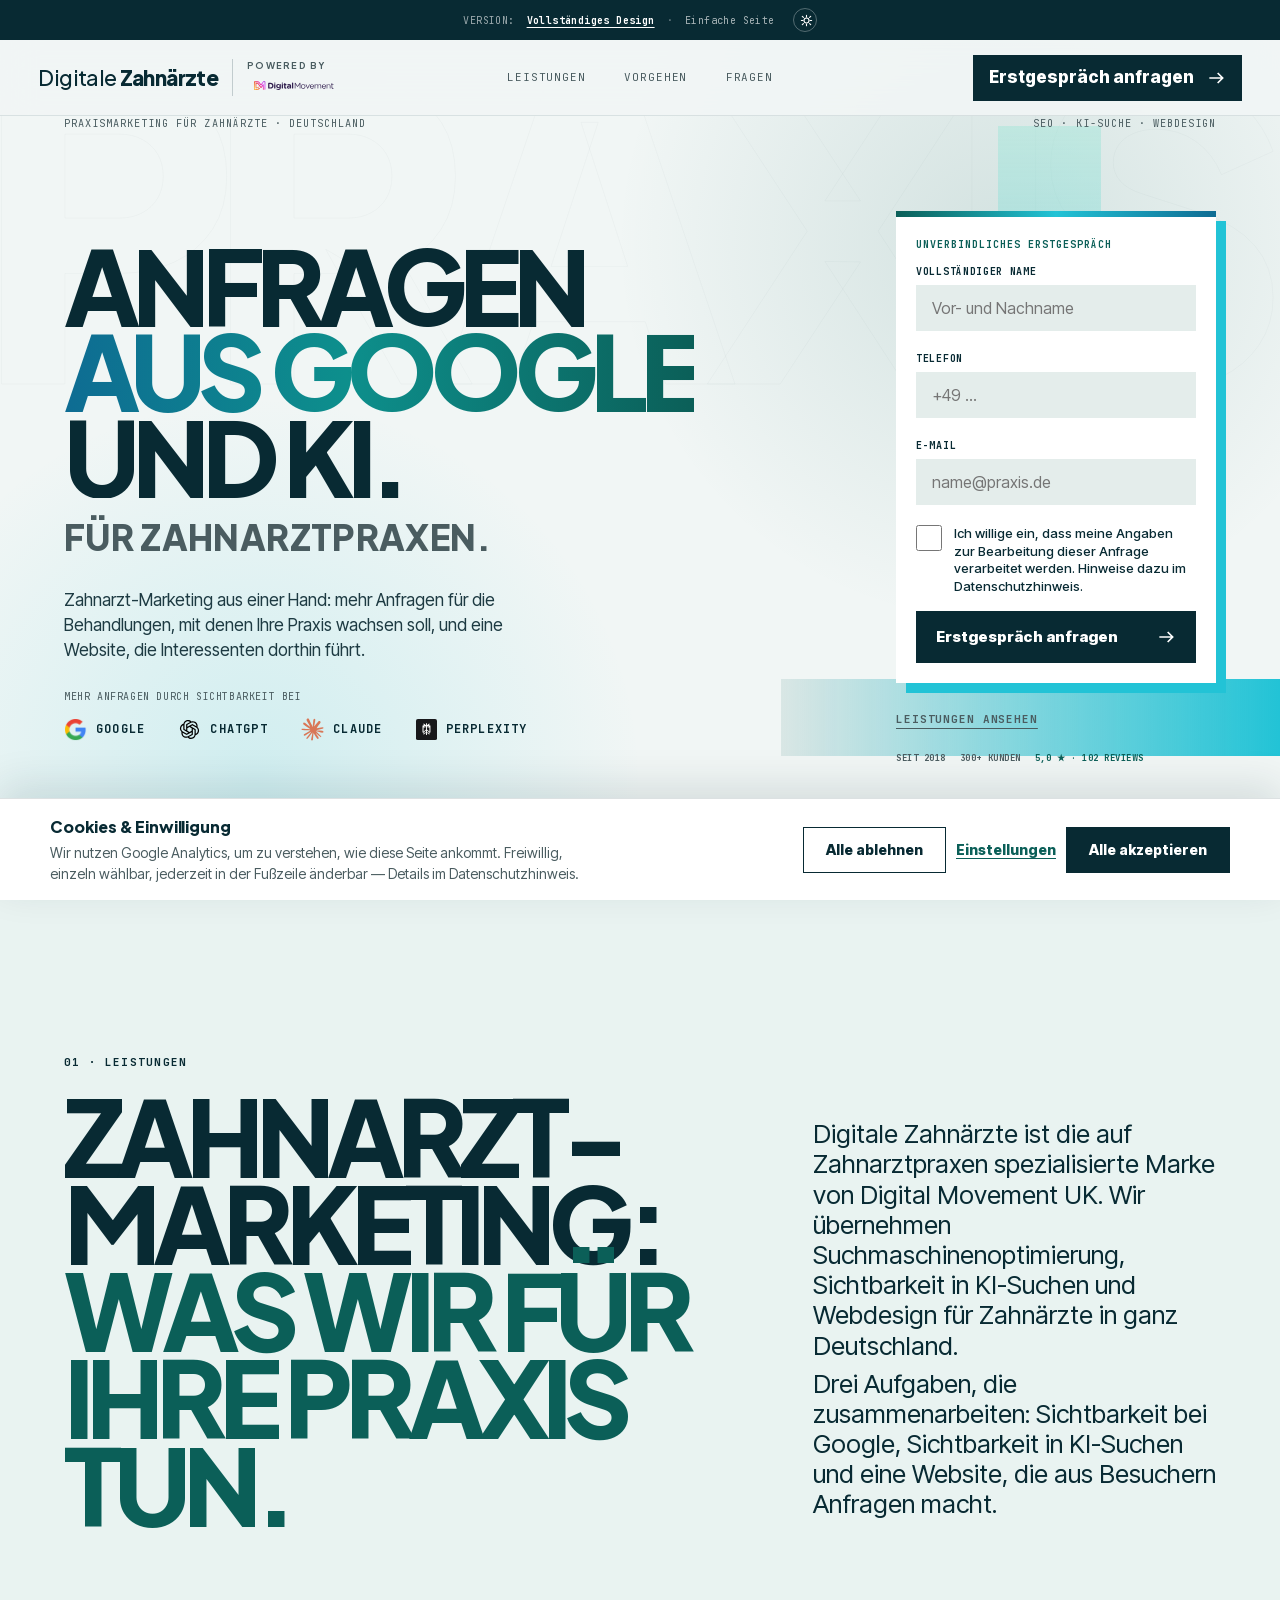
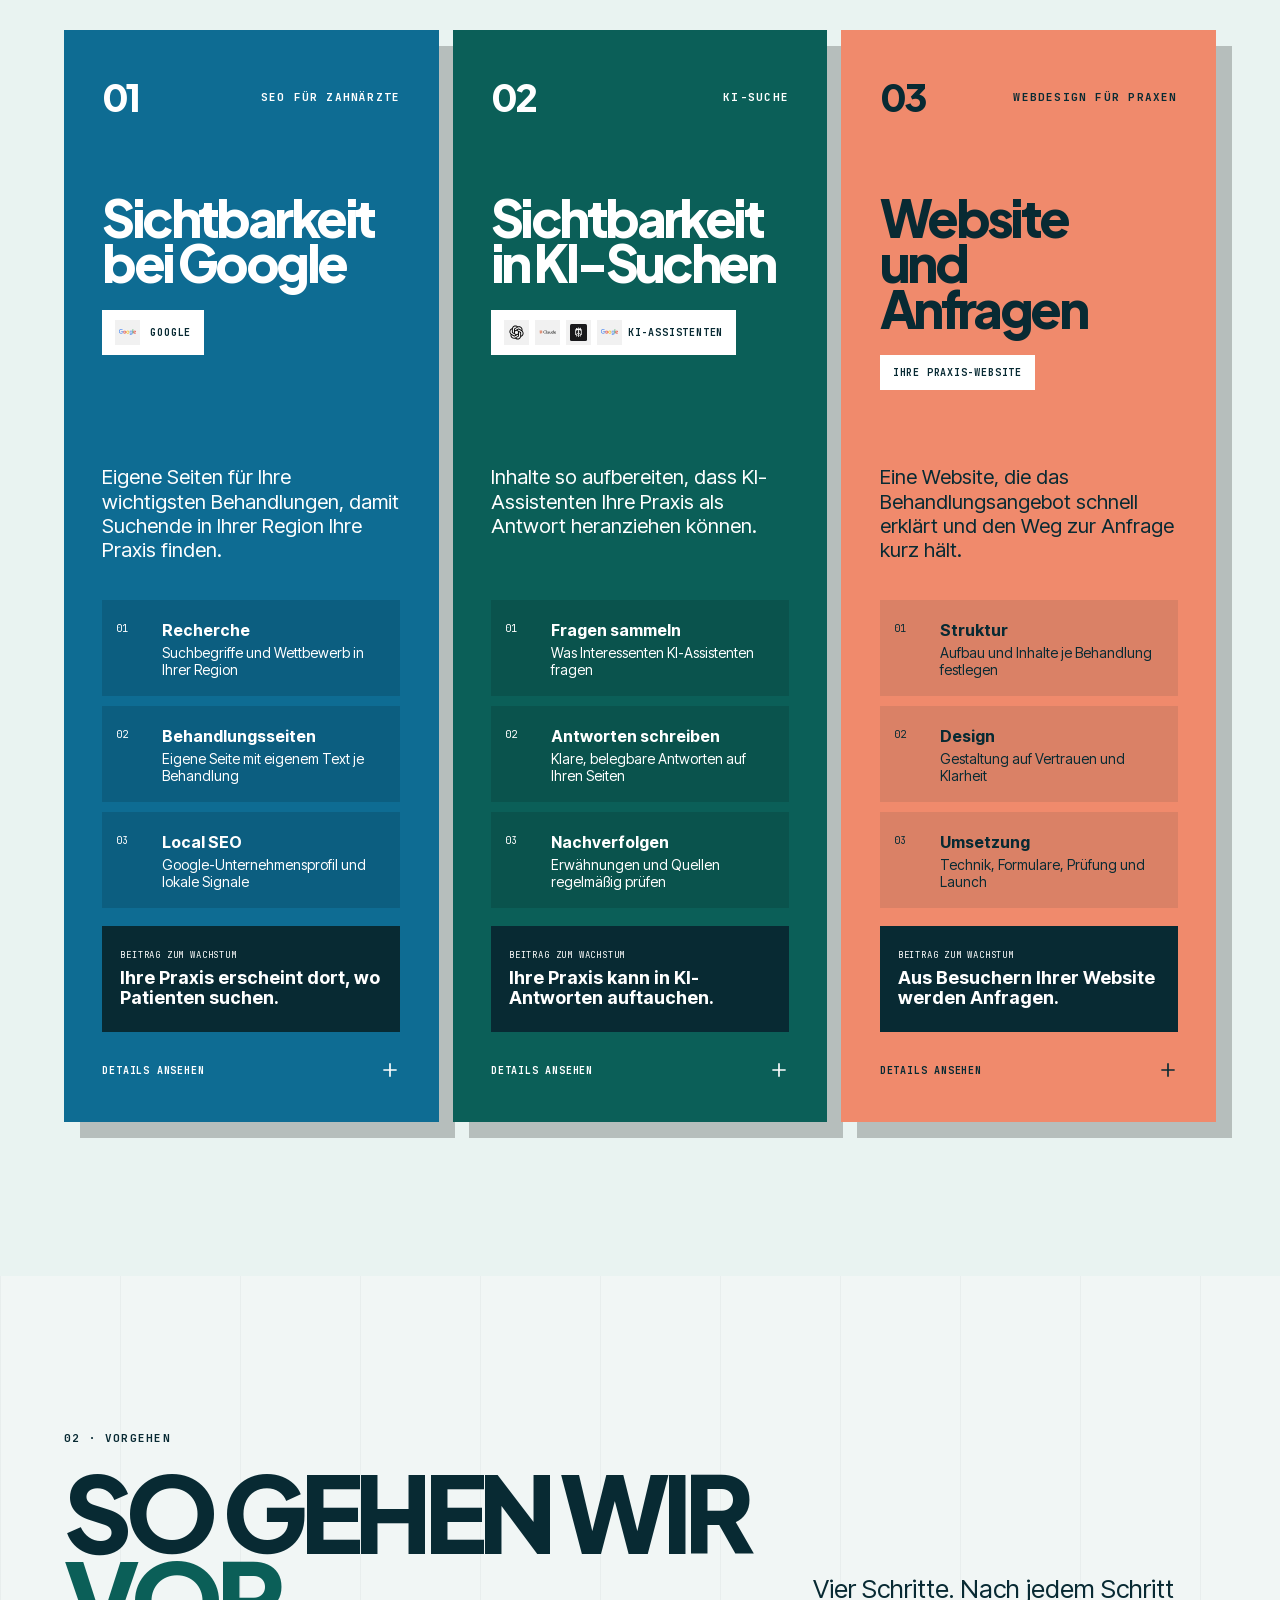
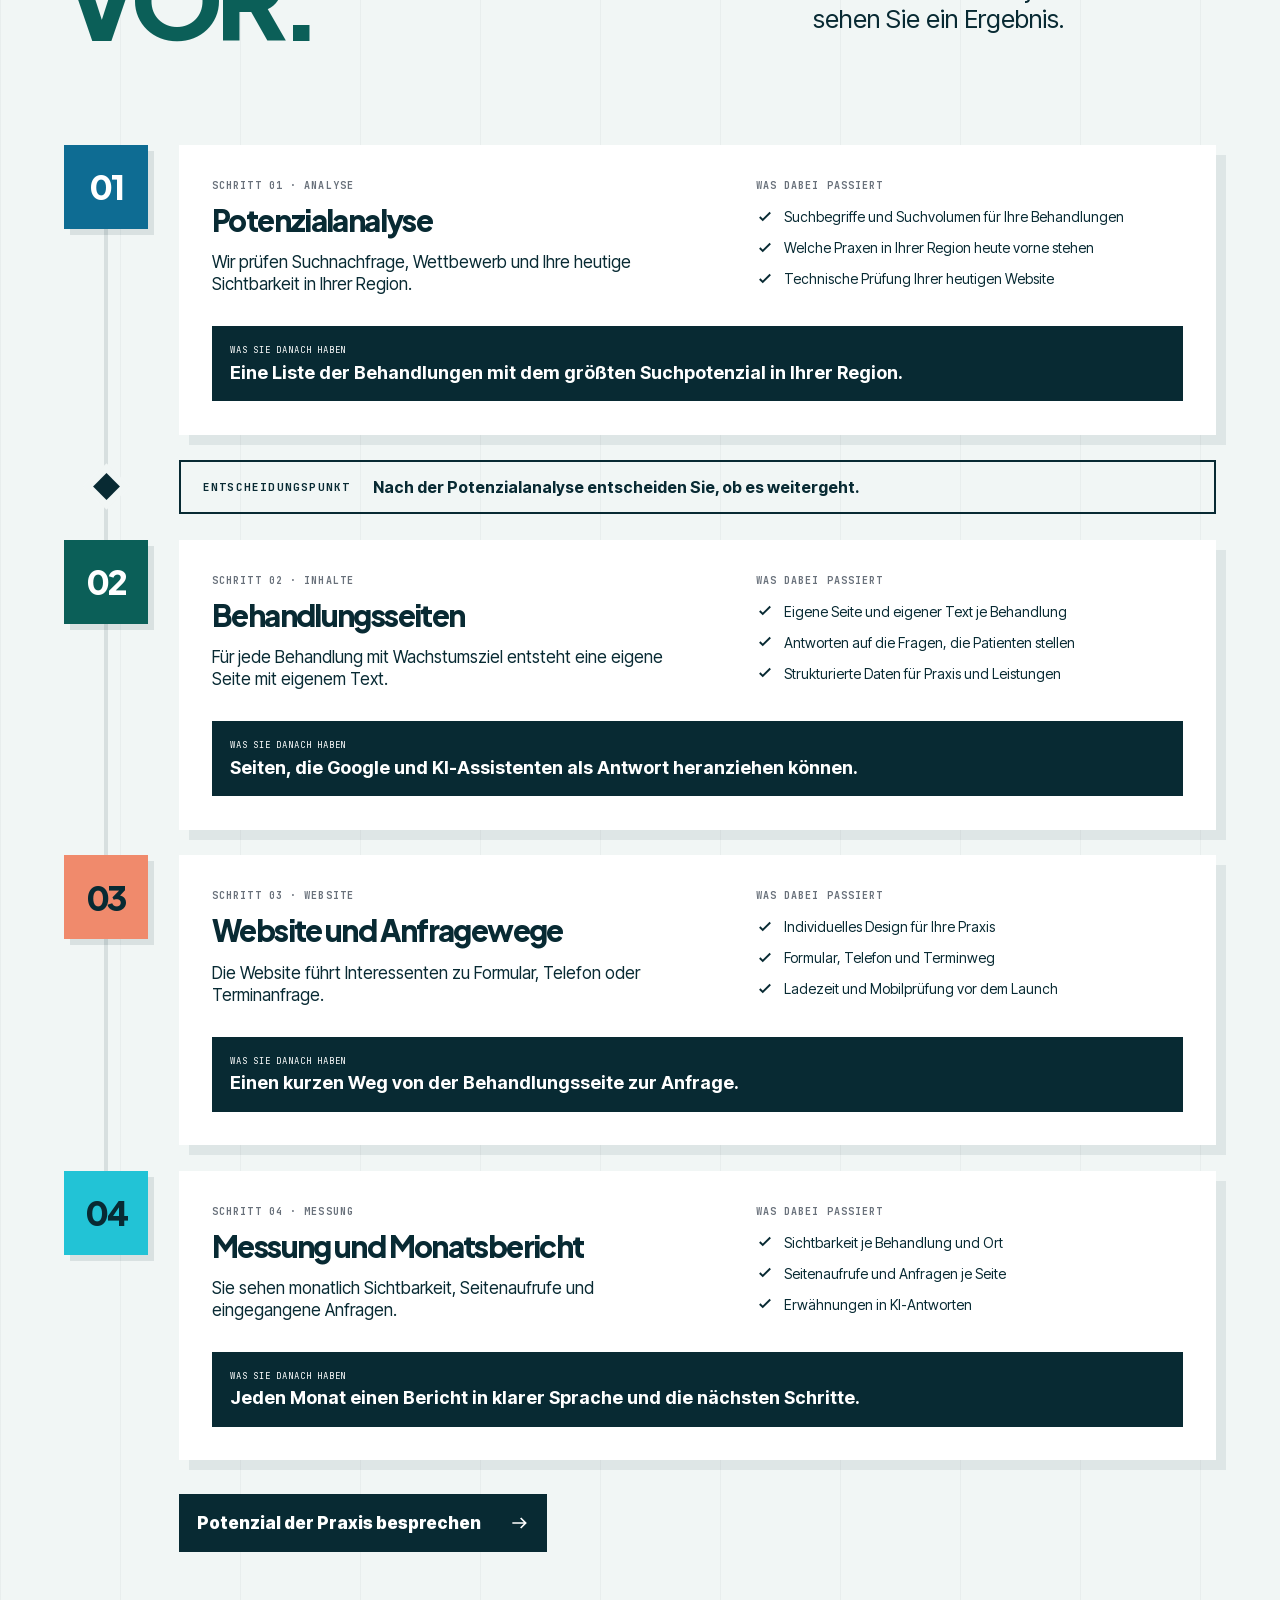
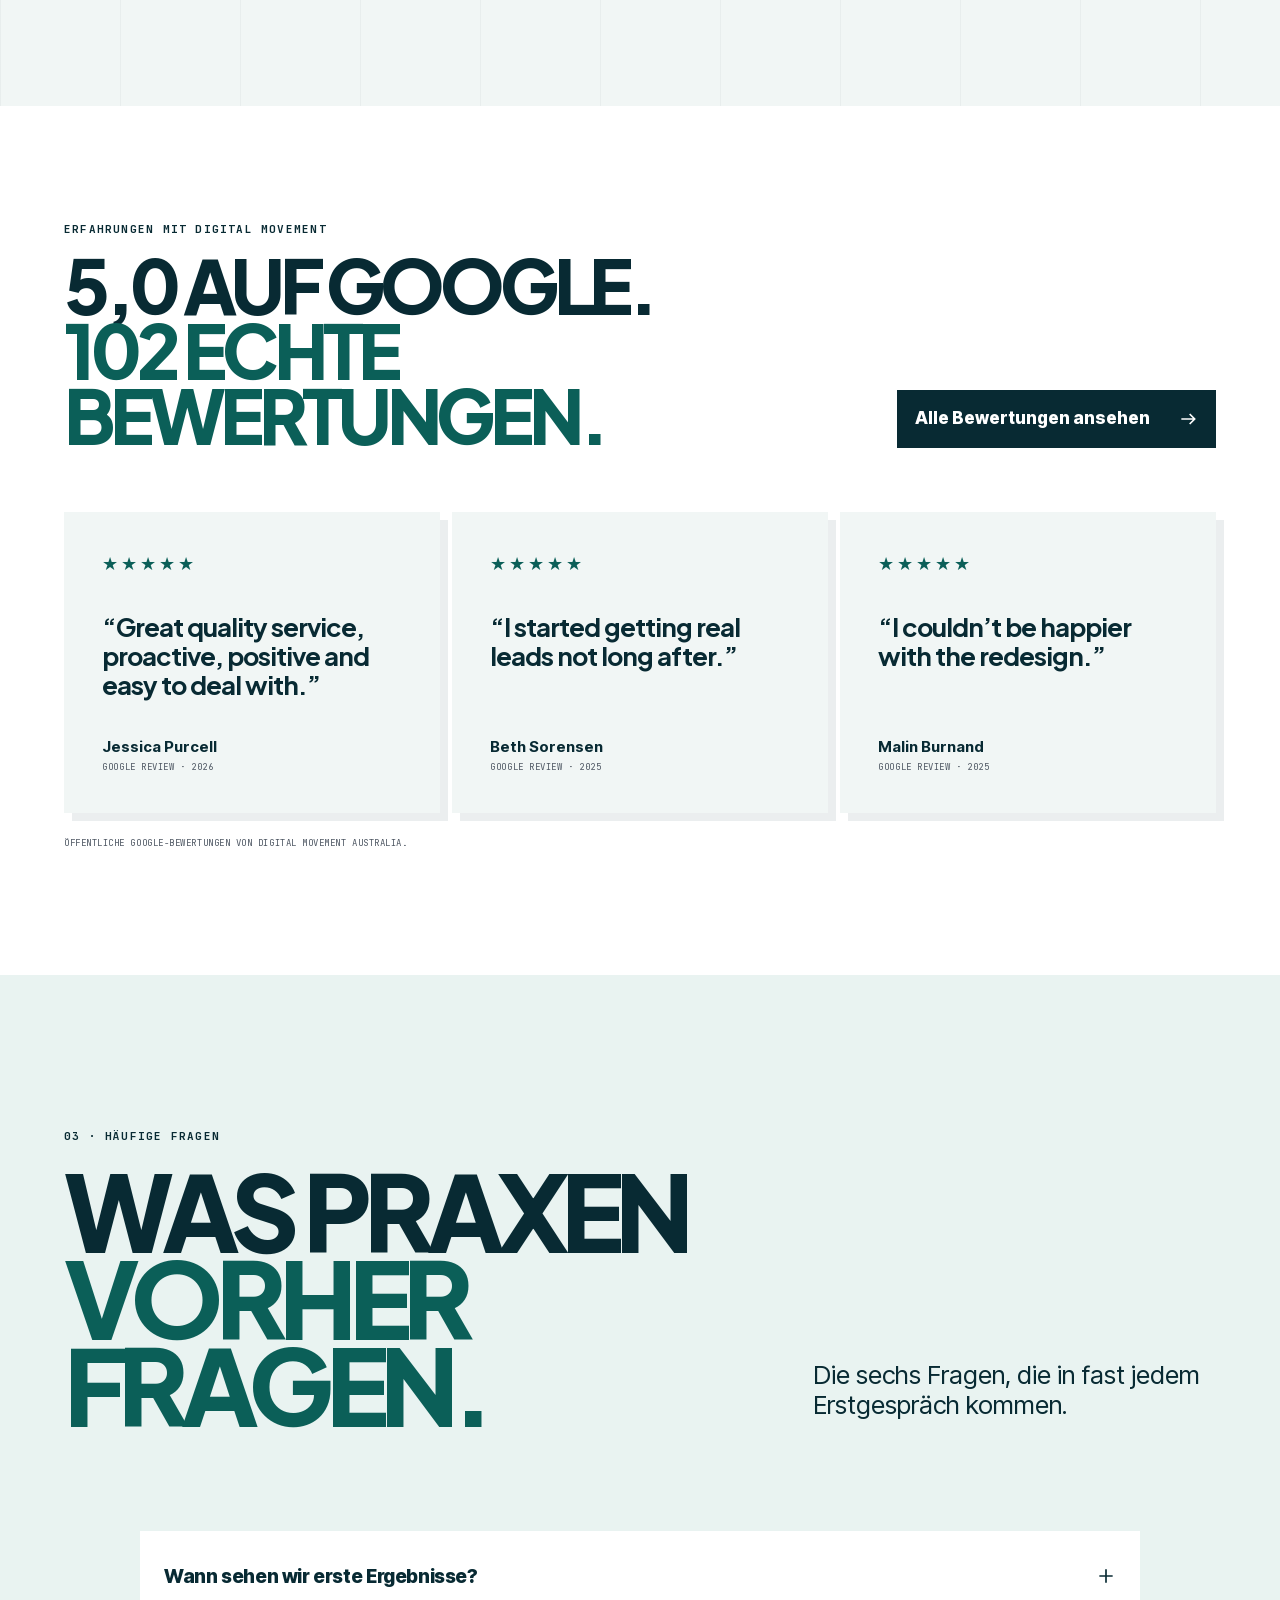
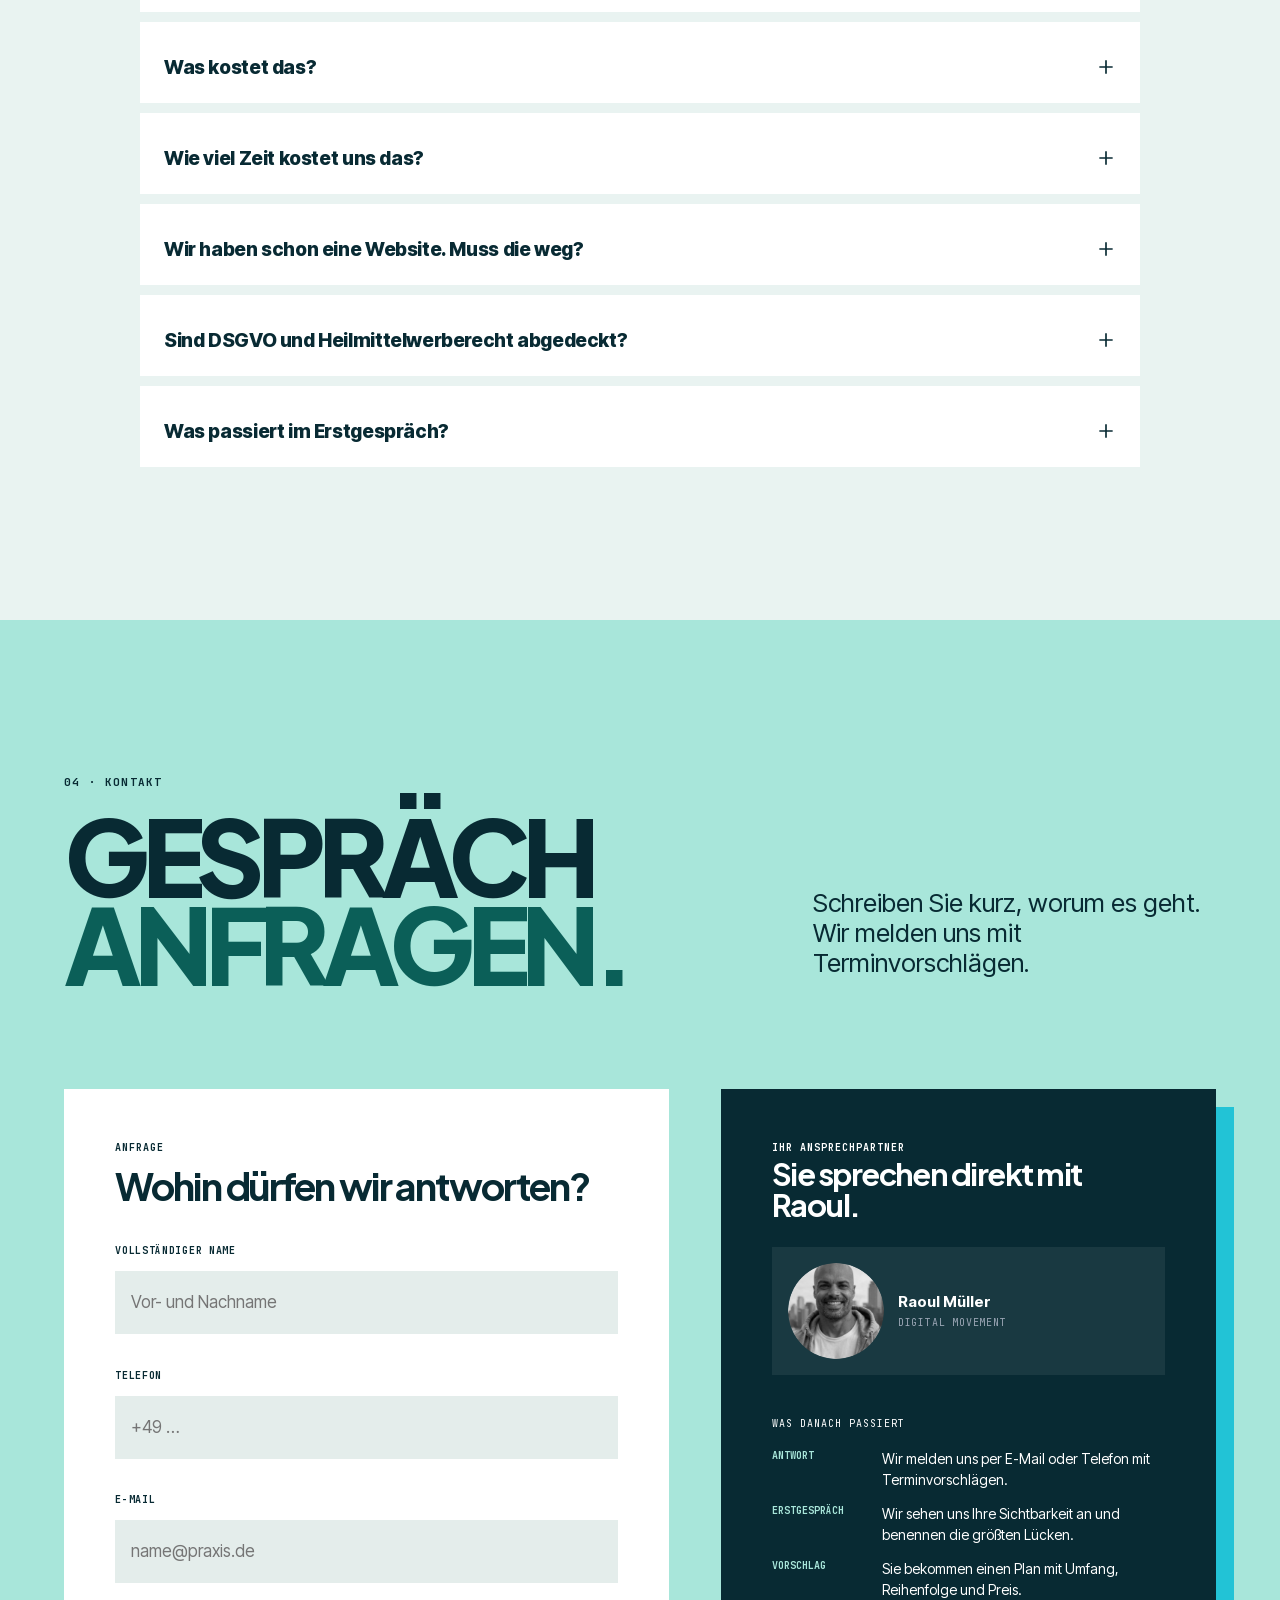
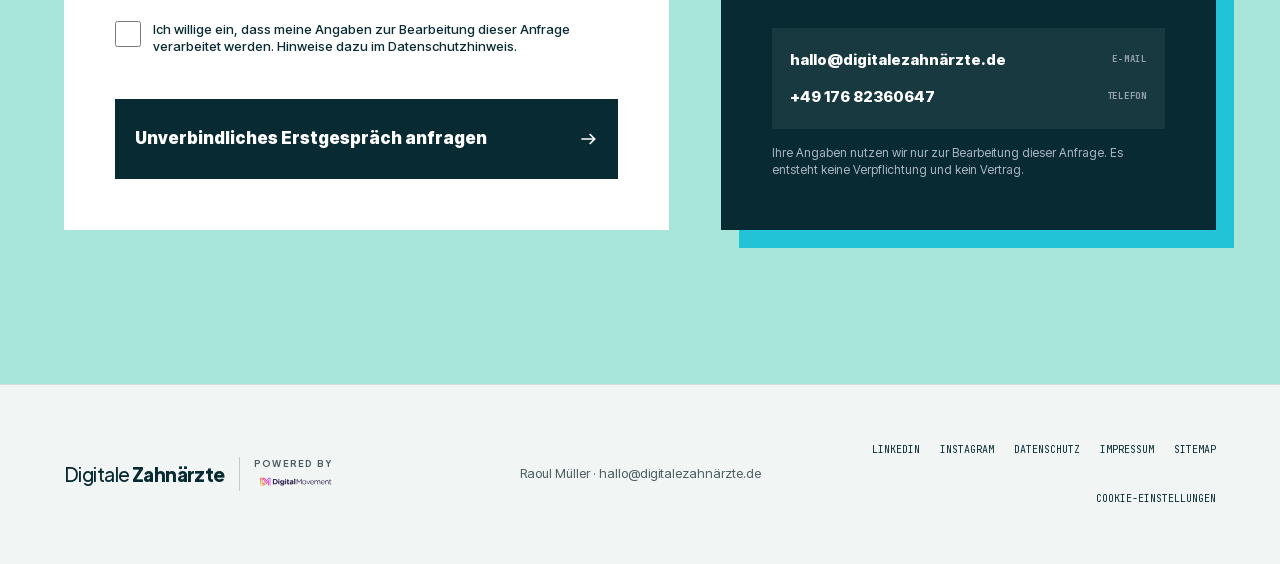
<file: index.html>
<!doctype html>
<html lang="de">
<head>
<meta charset="utf-8">
<meta name="viewport" content="width=device-width,initial-scale=1,viewport-fit=cover">
<script>
/* Runs before first paint so there is no light/dark flash. A saved manual
   choice always wins; otherwise the page always starts in light theme. */
(function () {
  var KEY = "dm-dental-theme";
  var saved = null;
  try { saved = localStorage.getItem(KEY); } catch (e) {}
  document.documentElement.setAttribute("data-theme", saved === "dark" ? "dark" : "light");

  /* Version (Vollständiges Design vs. Einfache Seite) — same idea: a saved
     manual choice wins, otherwise always start on the full design. The
     einfach version is embedded via <iframe> so the URL never changes. */
  var VKEY = "dm-dental-version";
  var savedVersion = null;
  try { savedVersion = localStorage.getItem(VKEY); } catch (e) {}
  document.documentElement.setAttribute("data-version", savedVersion === "einfach" ? "einfach" : "full");
})();
</script>
<title>Zahnarzt Marketing: SEO, KI-Suche, Website | Digitale Zahnärzte</title>
<meta name="description" content="Praxismarketing für Zahnärzte: Suchmaschinenoptimierung, Sichtbarkeit in KI-Suchen und Webdesign. Mehr Anfragen aus Google. Erstgespräch unverbindlich.">
<meta name="google-site-verification" content="oAQgBShPN5QNNlEsI9u1B7Z_nuCaBG8G0XE5EXCxaDA" />
<meta name="dm-lead-endpoint" content="https://leads.digitalmovement.uk/">
<!-- Consent Mode v2 + GA4-Loader, geteilt von allen Seiten. Laedt gtag.js
     erst nach Einwilligung; ohne Einwilligung geht nichts an Google. -->
<script src="/assets/js/dm-consent.js"></script>
<script src="/assets/js/dm-tracking.js" defer></script>

<link rel="icon" href="assets/favicon.svg" type="image/svg+xml">
<link rel="icon" href="assets/favicon-32.png" sizes="32x32" type="image/png">
<link rel="apple-touch-icon" href="assets/favicon-512.png">

<link rel="canonical" href="https://xn--digitalezahnrzte-6nb.de/">
<meta name="robots" content="index,follow,max-image-preview:large,max-snippet:-1">
<meta name="theme-color" content="#f1f6f5" media="(prefers-color-scheme: light)">
<meta name="theme-color" content="#082a33" media="(prefers-color-scheme: dark)">

<meta property="og:type" content="website">
<meta property="og:site_name" content="Digital Movement">
<meta property="og:url" content="https://xn--digitalezahnrzte-6nb.de/">
<meta property="og:title" content="Zahnarzt Marketing: SEO, KI-Suche, Website">
<meta property="og:description" content="Praxismarketing für Zahnärzte: Sichtbarkeit bei Google und in KI-Suchen. Eine Website, die Interessenten zur Anfrage führt.">
<meta property="og:locale" content="de_DE">
<meta property="og:image" content="https://xn--digitalezahnrzte-6nb.de/assets/og-zahnarztpraxen.jpg">
<meta property="og:image:width" content="2400">
<meta property="og:image:height" content="1260">
<meta property="og:image:alt" content="Digital Movement für Zahnarztpraxen: Anfragen aus Google und KI">
<meta name="twitter:card" content="summary_large_image">
<meta name="twitter:title" content="Zahnarzt Marketing: SEO, KI-Suche, Website">
<meta name="twitter:description" content="Praxismarketing für Zahnärzte: Sichtbarkeit bei Google und in KI-Suchen. Eine Website, die Interessenten zur Anfrage führt.">
<meta name="twitter:image" content="https://xn--digitalezahnrzte-6nb.de/assets/og-zahnarztpraxen.jpg">

<link rel="preload" href="assets/fonts/inter-tight.woff2" as="font" type="font/woff2" crossorigin>
<link rel="preload" href="assets/fonts/plus-jakarta-sans.woff2" as="font" type="font/woff2" crossorigin>

<style>
/* Fonts are self-hosted. A German site must not pull them from the Google
   Fonts CDN, which transmits visitor IP addresses to a third country. */
@font-face {
  font-family: "Inter Tight";
  font-style: normal;
  font-weight: 400 900;
  font-display: swap;
  src: url("assets/fonts/inter-tight.woff2") format("woff2");
}

@font-face {
  font-family: "Plus Jakarta Sans";
  font-style: normal;
  font-weight: 400 800;
  font-display: swap;
  src: url("assets/fonts/plus-jakarta-sans.woff2") format("woff2");
}

@font-face {
  font-family: "JetBrains Mono";
  font-style: normal;
  font-weight: 400 700;
  font-display: swap;
  src: url("assets/fonts/jetbrains-mono.woff2") format("woff2");
}
/* ==========================================================================
   Design system ported verbatim from
   Web Design Projects/dr-beckers/digitec-x-digitalmovement-v2/src/app/globals.css
   Same custom properties, same class names, same clamp values, same breakpoints.
   Additions for this page are marked "PAGE ADDITION".
   ========================================================================== */

:root {
  --white: #fff;
  /* The dental accent hues themselves stay identical in both themes — this
     is one clinic brand shown at two brightness levels, not two brands.
     Only the surface/text roles below invert per theme. */
  --ink: #082a33;
  --paper: #f1f6f5;
  --blue: #0e6c93;
  --violet: #0b5f58;
  --orange: #f08a6c;
  --pink: #22c3d6;
  --yellow: #a8e6da;
  --green: #0b6b4f;
  --surface: #fff;
  --font-display-stack: "Plus Jakarta Sans", Arial, sans-serif;
  --font-body-stack: "Inter Tight", Arial, sans-serif;
  --font-mono-stack: "JetBrains Mono", monospace;
  --ease: cubic-bezier(0.22, 1, 0.36, 1);
  --vbar-h: 40px;
}

/* Two brightness modes, switched by [data-theme] on <html>, both in the same
   dental teal/aqua/coral palette. --chrome/--on-chrome carry the page-wide
   bar colour (header, hero, footer, the alternating section) and its text;
   --chip-bg/--chip-fg carry the primary-button colour, always the inverse
   of --chrome. */
:root[data-theme="light"] {
  --surface-tint: #e9f3f1;
  --muted: #4a5c60;
  --aside-muted: #1d3a42;
  --chrome: var(--paper);
  --on-chrome: var(--ink);
  --chip-bg: var(--ink);
  --chip-fg: #fff;
  --focus-base: var(--violet);
  --focus-alt: var(--yellow);
}

:root[data-theme="dark"] {
  --surface-tint: var(--ink);
  --muted: #9fb8bb;
  --aside-muted: #cfe4e2;
  --chrome: var(--ink);
  --on-chrome: #fff;
  --chip-bg: #fff;
  --chip-fg: var(--ink);
  --focus-base: var(--pink);
  --focus-alt: var(--violet);
}

* { box-sizing: border-box; }

html {
  scroll-behavior: smooth;
  background: var(--chrome);
  scroll-padding-top: calc(96px + var(--vbar-h));
}

body {
  margin: 0;
  background: var(--paper);
  color: var(--ink);
  font-family: var(--font-body-stack);
  font-size: 17px;
  line-height: 1.5;
  text-rendering: optimizeLegibility;
  overflow-x: hidden;
}

button, input, textarea { font: inherit; }
button, a { -webkit-tap-highlight-color: transparent; }
button { cursor: pointer; }
a { color: inherit; text-decoration: none; }
img { display: block; }

:focus-visible {
  outline: 3px solid var(--focus-base);
  outline-offset: 4px;
}

/* Light theme: the base ring (violet) already reads on the page's light
   surfaces, so only the blocks that stay ink need the alternate ring. */
[data-theme="light"] .checkout-receipt :focus-visible,
[data-theme="light"] .confirmation :focus-visible,
[data-theme="light"] .summary-cta:focus-visible,
[data-theme="light"] .checkout-submit:focus-visible,
[data-theme="light"] .trust-section__head > a:focus-visible,
[data-theme="light"] .header-cta:focus-visible,
[data-theme="light"] .hero__cta:focus-visible,
[data-theme="light"] .mobile-cta-bar :focus-visible {
  outline-color: var(--focus-alt);
}

/* Dark theme: the base ring (yellow) reads on the page's dark surfaces, so
   only the light sections need the alternate ring. */
[data-theme="dark"] .section-shell--light :focus-visible,
[data-theme="dark"] .section-shell--checkout :focus-visible,
[data-theme="dark"] .trust-section :focus-visible {
  outline-color: var(--focus-alt);
}

/* Pressed feedback on every primary action. */
.header-cta:active,
.hero__cta:active,
.summary-cta:active,
.checkout-submit:active,
.trust-section__head > a:active,
.mobile-cta-bar:active {
  transform: scale(0.99);
}

.skip-link {
  position: fixed;
  z-index: 200;
  top: 10px;
  left: 10px;
  padding: 12px 16px;
  background: white;
  color: var(--ink);
  font-weight: 800;
  transform: translateY(-160%);
  transition: transform 180ms ease;
}

.skip-link:focus { transform: translateY(0); }

::selection { background: var(--pink); color: var(--ink); }

/* ---------- Header ---------- */

/* ---------- Version-Leiste ----------
   Einzige feste Leiste ganz oben, immer sichtbar, steuert Version (volles
   Design vs. eingebettete einfache Seite) und Theme, ohne Navigation —
   die URL bleibt immer digitalezahnärzte.de. */
.version-bar {
  position: fixed;
  top: 0;
  left: 0;
  z-index: 100;
  display: flex;
  align-items: center;
  justify-content: center;
  gap: 10px;
  flex-wrap: wrap;
  width: 100%;
  height: var(--vbar-h);
  padding: 0 16px;
  background: var(--ink);
  color: #fff;
  font-family: var(--font-mono-stack);
  font-size: 10px;
  letter-spacing: 0.04em;
}
.version-bar__label { opacity: 0.6; text-transform: uppercase; }
.version-bar__sep { opacity: 0.4; }
.version-bar__option {
  border: 0;
  background: none;
  color: rgba(255, 255, 255, 0.65);
  font: inherit;
  letter-spacing: inherit;
  cursor: pointer;
  padding: 4px 2px;
}
.version-bar__option[aria-pressed="true"] {
  color: #fff;
  font-weight: 700;
  text-decoration: underline;
  text-underline-offset: 3px;
}
.version-bar .theme-toggle {
  width: 24px;
  height: 24px;
  margin-left: 6px;
  border-color: rgba(255, 255, 255, 0.3);
  background: transparent;
  color: #fff;
}
.version-bar .theme-toggle:hover { border-color: #fff; }
.version-bar .theme-toggle__icon { width: 13px; height: 13px; }

#einfach-wrap {
  display: none;
  position: fixed;
  top: var(--vbar-h);
  left: 0;
  right: 0;
  bottom: 0;
  z-index: 60;
  background: #f1f6f5;
}
#einfach-frame { display: block; width: 100%; height: 100%; border: 0; }

html[data-version="einfach"] #site-content { display: none; }
html[data-version="einfach"] #einfach-wrap { display: block; }

.site-header {
  position: fixed;
  z-index: 80;
  top: var(--vbar-h);
  left: 0;
  display: grid;
  width: 100%;
  height: 76px;
  grid-template-columns: 1fr auto 1fr;
  align-items: center;
  gap: 28px;
  padding: 0 clamp(20px, 3vw, 54px);
  /* Solid fallback first: browsers without color-mix() still get the bar
     the type is designed against. */
  background: rgb(241 246 245 / 90%);
  background: color-mix(in srgb, var(--chrome) 90%, transparent);
  border-bottom: 1px solid rgb(8 42 51 / 10%);
  color: var(--on-chrome);
  backdrop-filter: blur(18px);
}

.brand-lockup {
  display: flex;
  width: max-content;
  align-items: center;
  gap: 14px;
}

/* PAGE ADDITION — the Digitale Zahnärzte brand lockup, ported from the first
   published version of this site (DM UK Dentist Berlin Landing Page/site,
   assets/fable/components/header.css). The wordmark is set type rather than an
   image file, and it is ink here because this bar is light. The Digital
   Movement mark uses the standard positive artwork for the same reason. */
.brand-name {
  color: var(--on-chrome);
  font-family: var(--font-display-stack);
  font-size: 21px;
  font-weight: 500;
  letter-spacing: -0.03em;
  white-space: nowrap;
}

.brand-name strong { font-weight: 800; }

.brand-endorsement {
  display: flex;
  flex-direction: column;
  gap: 3px;
  padding-left: 14px;
  border-left: 1px solid rgb(8 42 51 / 20%);
}

/* Reference value is #435163 on a light bar. This bar is light too, so the
   label takes the muted-on-light value. */
.brand-endorsement .powered {
  color: var(--muted);
  font-family: var(--font-display-stack);
  font-size: 9px;
  font-weight: 700;
  letter-spacing: 0.14em;
  text-transform: uppercase;
}

.brand-endorsement img {
  width: auto;
  height: 20px;
  object-fit: contain;
}

/* Theme-paired artwork: two <img> per mark, one per theme, toggled by
   [data-theme] rather than the OS-level prefers-color-scheme so the mark
   always follows this page's own toggle. display:contents keeps the
   wrapper out of the layout entirely. */
.logo-swap { display: contents; }
/* [data-logo] bumps specificity above .hero__platform img / .brand-endorsement
   img, which would otherwise win the display tie-break by source order and
   show both logo variants at once. */
.logo-swap img[data-logo] { display: none; }
:root[data-theme="light"] .logo-swap img[data-logo="light"] { display: block; }
:root[data-theme="dark"] .logo-swap img[data-logo="dark"] { display: block; }

.site-header nav {
  display: flex;
  align-items: center;
  gap: clamp(24px, 3vw, 48px);
  font-family: var(--font-mono-stack);
  font-size: 11px;
  letter-spacing: 0.08em;
  text-transform: uppercase;
}

.site-header nav a {
  position: relative;
  padding: 10px 0;
  color: var(--muted);
}

.site-header nav a::after {
  position: absolute;
  right: 0;
  bottom: 4px;
  left: 0;
  height: 3px;
  background: linear-gradient(90deg, var(--violet), var(--pink));
  content: "";
  transform: scaleX(0);
  transform-origin: right;
  transition: transform 240ms ease;
}

.site-header nav a:hover::after {
  transform: scaleX(1);
  transform-origin: left;
}

/* PAGE ADDITION — header CTA replaces the reference cart menu.
   On the light bar the block inverts: ink block, white text, same
   46px min-height, weight 800. */
.header-actions {
  display: flex;
  align-items: center;
  justify-self: end;
  gap: 12px;
}

.header-cta {
  display: flex;
  min-height: 46px;
  align-items: center;
  gap: 12px;
  padding: 0 16px;
  border: 0;
  background: var(--chip-bg);
  color: var(--chip-fg);
  font-weight: 800;
  transition: background 200ms ease;
}

.header-cta:hover { background: var(--violet); }
[data-theme="dark"] .header-cta:hover { background: var(--yellow); }

/* ---------- Theme toggle ---------- */

.theme-toggle {
  display: grid;
  flex: 0 0 auto;
  width: 44px;
  height: 44px;
  place-items: center;
  border: 1px solid rgb(8 42 51 / 16%);
  border-radius: 999px;
  background: var(--surface);
  color: var(--ink);
  cursor: pointer;
  transition: background 200ms ease, border-color 200ms ease, transform 150ms ease;
}

.theme-toggle:hover { border-color: var(--violet); }
.theme-toggle:active { transform: scale(0.94); }

.theme-toggle__icon { display: none; }

/* Light theme: show the sun (click to switch to dark). */
:root[data-theme="light"] .theme-toggle__icon--sun { display: block; }
/* Dark theme: show the moon (click to switch to light). */
:root[data-theme="dark"] .theme-toggle__icon--moon { display: block; }
.header-cta .header-cta__short { display: none; }

/* ---------- Hero ---------- */

.hero {
  position: relative;
  min-height: 100svh;
  overflow: hidden;
  background:
    radial-gradient(circle at 78% 27%, rgb(11 95 88 / 13%), transparent 32%),
    radial-gradient(circle at 20% 87%, rgb(34 195 214 / 16%), transparent 30%),
    var(--chrome);
  color: var(--on-chrome);
}

/* The two radial glows and the corner rule read differently on each theme's
   base tone, so they are restated in full rather than token-mixed. */
/* Same two glows as the light theme, in the same aqua/teal hues, just
   brighter so they still read against the dark ink base. */
[data-theme="dark"] .hero {
  background:
    radial-gradient(circle at 78% 27%, rgb(34 195 214 / 22%), transparent 32%),
    radial-gradient(circle at 20% 87%, rgb(11 95 88 / 32%), transparent 30%),
    var(--chrome);
}

.hero::after {
  position: absolute;
  right: 0;
  bottom: 0;
  width: 22vw;
  height: 10px;
  background: linear-gradient(90deg, var(--violet), var(--pink), var(--blue));
  content: "";
}

.hero__ghost {
  position: absolute;
  z-index: 0;
  top: 6%;
  left: -2%;
  color: transparent;
  font-family: var(--font-display-stack);
  font-size: clamp(12rem, 32vw, 39rem);
  font-weight: 800;
  letter-spacing: -0.09em;
  line-height: 0.8;
  opacity: 0.5;
  pointer-events: none;
  -webkit-text-stroke: 1px rgb(8 42 51 / 16%);
  white-space: nowrap;
}

[data-theme="dark"] .hero__ghost {
  opacity: 0.16;
  -webkit-text-stroke: 1px rgb(255 255 255 / 34%);
}

.hero__field {
  position: absolute;
  z-index: 0;
  inset: 0;
  pointer-events: none;
}

.hero__field span:first-child {
  position: absolute;
  top: 14%;
  right: 14%;
  width: clamp(80px, 8vw, 130px);
  height: 62%;
  background: linear-gradient(
    180deg,
    rgb(168 230 218 / 55%),
    rgb(34 195 214 / 30%),
    rgb(11 95 88 / 8%)
  );
  mix-blend-mode: multiply;
  transform-origin: top;
  animation: field-y 7s ease-in-out infinite;
}

.hero__field span:last-child {
  position: absolute;
  right: 0;
  bottom: 16%;
  width: 39%;
  height: clamp(64px, 6vw, 100px);
  background: linear-gradient(90deg, rgb(11 95 88 / 10%), var(--pink));
  transform-origin: right;
  animation: field-x 8s ease-in-out 0.5s infinite;
}

/* Same mint/aqua/teal hues as the light theme's field spans, just switched
   to "screen" blending (which lightens) instead of "multiply" (which
   darkens), so the glow still lifts off the dark ink base. */
[data-theme="dark"] .hero__field span:first-child {
  background: linear-gradient(
    180deg,
    rgb(168 230 218 / 85%),
    rgb(34 195 214 / 50%),
    rgb(11 95 88 / 15%)
  );
  mix-blend-mode: screen;
}

[data-theme="dark"] .hero__field span:last-child {
  background: linear-gradient(90deg, rgb(11 95 88 / 25%), var(--pink));
}

@keyframes field-y {
  0%, 100% { transform: scaleY(0.82); }
  50% { transform: scaleY(1.12); }
}

@keyframes field-x {
  0%, 100% { transform: scaleX(0.86); }
  50% { transform: scaleX(1.08); }
}

.hero__inner {
  position: relative;
  z-index: 2;
  display: flex;
  width: min(100%, 1680px);
  min-height: 100svh;
  flex-direction: column;
  justify-content: space-between;
  margin: 0 auto;
  padding: 116px clamp(24px, 5vw, 88px) 34px;
}

.hero__eyebrow {
  display: flex;
  justify-content: space-between;
  gap: 24px;
  color: var(--muted);
  font-family: var(--font-mono-stack);
  font-size: clamp(10px, 0.8vw, 12px);
  letter-spacing: 0.1em;
  text-transform: uppercase;
}

/* Two pillars of near-equal height (headline block left, form card right),
   centred against each other. The old align-items:end was tuned for a short
   aside (one paragraph + one button); with the full form it dumped all the
   free space above the headline and pushed it below the fold. */
.hero__content {
  display: grid;
  grid-template-columns: minmax(0, 1fr) minmax(300px, min(25vw, 420px));
  align-items: center;
  gap: clamp(30px, 5vw, 84px);
  margin: auto 0;
  padding: clamp(24px, 4vh, 56px) 0;
}

.hero__headline { margin: 0; }

.hero__line {
  overflow: hidden;
  padding-right: 0.07em;
  font-family: var(--font-display-stack);
  font-size: clamp(3.35rem, 8.15vw, 9rem);
  font-weight: 800;
  letter-spacing: -0.075em;
  line-height: 0.82;
  text-transform: uppercase;
  white-space: nowrap;
}

.hero__line > span { display: block; }

.hero__line:last-child { word-spacing: 0.13em; }

.gradient-word {
  width: max-content;
  max-width: 100%;
  background: linear-gradient(
    90deg,
    var(--blue) 0%,
    #0d8f8c 45%,
    var(--violet) 100%
  );
  background-clip: text;
  -webkit-background-clip: text;
  color: transparent;
}

/* The light theme's gradient is tuned dark-on-light; against the dark ink
   base it needs the brighter end of the same mint/aqua/blue family. */
[data-theme="dark"] .gradient-word {
  background: linear-gradient(
    90deg,
    var(--yellow) 0%,
    var(--pink) 55%,
    #5ec8e6 100%
  );
  background-clip: text;
  -webkit-background-clip: text;
}

.hero__aside { min-width: 0; }

/* PAGE ADDITION — the hero form card's styles live directly AFTER the shared
   .checkout-form base further down. Same specificity as the base, so the
   variant must come later in source order to win the cascade (the earlier
   placement here silently lost every sizing override). */

.hero__cta {
  display: flex;
  min-height: 60px;
  align-items: center;
  justify-content: space-between;
  gap: 18px;
  padding: 0 20px;
  background: var(--chip-bg);
  color: var(--chip-fg);
  font-weight: 850;
  transition: background 200ms ease, color 200ms ease;
}

.hero__cta:hover { background: var(--violet); }
[data-theme="dark"] .hero__cta:hover { background: var(--yellow); }

/* PAGE ADDITION — tertiary text link under the hero CTA. */
.hero__link {
  display: inline-flex;
  align-items: center;
  gap: 8px;
  /* Clears the form card's 10px offset shadow below it. */
  margin-top: 20px;
  padding: 8px 0;
  color: var(--muted);
  font-family: var(--font-mono-stack);
  font-size: 11px;
  font-weight: 700;
  letter-spacing: 0.08em;
  text-decoration: underline;
  text-transform: uppercase;
  text-underline-offset: 5px;
  transition: color 200ms ease;
}

.hero__link:hover { color: var(--violet); }
[data-theme="dark"] .hero__link:hover { color: var(--yellow); }

.hero__proofline {
  display: flex;
  flex-wrap: wrap;
  gap: 8px 14px;
  margin-top: 10px;
  padding: 7px 0;
  color: var(--muted);
  font-family: var(--font-mono-stack);
  font-size: 9px;
  font-weight: 700;
  letter-spacing: 0.06em;
  line-height: 1.3;
  text-transform: uppercase;
}

.hero__proofline span:last-child { color: var(--violet); }
[data-theme="dark"] .hero__proofline span:last-child { color: var(--yellow); }

.hero__foot {
  display: flex;
  align-items: end;
  justify-content: flex-end;
  gap: 28px;
}

/* PAGE ADDITION — the four places the headline is about, directly under the H1,
   each as its own mark plus the platform name. Same icon-and-name pairing as
   the V4 Digitale Zahnärzte business card. No tile behind the marks: the icons
   are the standard artwork, so they sit on the light hero itself. */
.hero__headline-block {
  display: grid;
  gap: clamp(20px, 3vh, 36px);
}

/* PAGE ADDITION — the lead paragraph sits under the H1 (left pillar), not in
   the form column: the classic lead-gen hero order (headline, support copy,
   trust logos | form), and it keeps the form column short enough that the
   whole hero clears a 1366×768 fold. */
.hero__lead {
  max-width: 46ch;
  margin: 0;
  color: var(--aside-muted);
  font-size: clamp(17px, 1.35vw, 21px);
  line-height: 1.45;
}

.hero__platforms {
  display: grid;
  justify-items: start;
  gap: 14px;
}

.hero__platforms-label {
  color: var(--muted);
  font-family: var(--font-mono-stack);
  font-size: 10px;
  letter-spacing: 0.06em;
  text-transform: uppercase;
}

.hero__platforms-list {
  display: flex;
  flex-wrap: wrap;
  align-items: center;
  gap: 14px clamp(22px, 2.6vw, 40px);
}

.hero__platform {
  display: flex;
  align-items: center;
  gap: 9px;
  color: var(--on-chrome);
  font-family: var(--font-mono-stack);
  font-size: 12px;
  font-weight: 700;
  letter-spacing: 0.1em;
  text-transform: uppercase;
}

.hero__platform img {
  display: block;
  width: auto;
  height: 23px;
}

/* The Perplexity glyph is taller than it is wide, so it matches the square
   marks at a slightly smaller height. */
.hero__platform--perplexity img { height: 21px; }

.hero__services {
  display: flex;
  gap: clamp(18px, 3vw, 46px);
  color: var(--muted);
  font-family: var(--font-mono-stack);
  font-size: 10px;
  letter-spacing: 0.06em;
  text-transform: uppercase;
}

/* ---------- Section shell ---------- */

.section-shell {
  position: relative;
  padding: clamp(90px, 12vw, 180px) clamp(20px, 5vw, 80px);
}

.section-shell > * {
  width: min(100%, 1500px);
  margin-right: auto;
  margin-left: auto;
}

/* Was the ink shell. On the light page it is the soft mint surface that
   separates the services and FAQ sections from the paper and white ones. */
.section-shell--dark { background: var(--surface-tint); color: var(--on-chrome); }

.section-shell--light {
  background:
    linear-gradient(90deg, rgb(8 42 51 / 4%) 1px, transparent 1px) 0 0 / 120px 120px,
    var(--paper);
}

.section-shell--checkout { background: var(--yellow); }

.section-intro {
  display: grid;
  grid-template-columns: minmax(0, 1fr) minmax(260px, 35%);
  align-items: end;
  gap: 60px;
  margin-bottom: clamp(56px, 8vw, 110px);
}

.eyebrow {
  display: block;
  margin-bottom: 22px;
  color: currentColor;
  font-family: var(--font-mono-stack);
  font-size: 11px;
  font-weight: 700;
  letter-spacing: 0.11em;
  text-transform: uppercase;
}

.section-intro h2 {
  margin: 0;
  font-family: var(--font-display-stack);
  font-size: clamp(3.7rem, 8.3vw, 9.2rem);
  font-weight: 800;
  letter-spacing: -0.075em;
  line-height: 0.82;
  text-transform: uppercase;
}

.section-intro h2 span { color: var(--violet); }
[data-theme="dark"] .section-intro h2 span { color: var(--pink); }
.section-shell--light .section-intro h2 span { color: var(--violet); }
/* --pink (aqua) is too light on the mint shell, so the deep-teal --violet
   carries the highlighted words there. */
.section-shell--checkout .section-intro h2 span { color: var(--violet); }

.section-intro__copy p {
  max-width: 520px;
  margin: 0 0 8px;
  font-size: clamp(20px, 2vw, 30px);
  line-height: 1.18;
}

/* ---------- Service panels ---------- */

.service-grid {
  display: grid;
  grid-template-columns: repeat(3, minmax(0, 1fr));
  gap: 14px;
}

.service-panel {
  display: flex;
  min-height: 780px;
  flex-direction: column;
  overflow: hidden;
  padding: clamp(24px, 3vw, 48px);
  color: white;
  box-shadow: 16px 16px 0 rgb(0 0 0 / 22%);
  transition: transform 300ms var(--ease);
}

.service-panel:hover { transform: translateY(-8px); }

.service-panel--blue { background: var(--blue); }
.service-panel--violet { background: var(--violet); }
.service-panel--orange { background: var(--orange); color: var(--ink); }

.service-panel__top {
  display: flex;
  align-items: center;
  justify-content: space-between;
  gap: 20px;
  margin-bottom: 70px;
}

.service-number {
  font-family: var(--font-display-stack);
  font-size: 38px;
  font-weight: 800;
  letter-spacing: -0.08em;
}

.service-panel__top .eyebrow { margin: 0; text-align: right; }

.service-title {
  margin: 0;
  font-family: var(--font-display-stack);
  /* Reference max is 5.2rem. The section container caps at 1500px, so past
     ~1530px viewport the column stops growing while the font does not, and
     "Sichtbarkeit" spills to a third line. Capped at 4rem, which is the
     largest size that holds the two-line shape in the capped column. */
  font-size: clamp(2.7rem, 4vw, 4rem);
  font-weight: 800;
  letter-spacing: -0.07em;
  line-height: 0.88;
  white-space: pre-line;
}

/* The reference shrinks its first panel title because that panel carried the
   very long word "LinkedIn-Automatisierung". All three titles here are short,
   so every panel keeps the same size and the same two-line shape.

   .service-head reserves one common height for title + platform strip, and
   .service-step holds one common row height, so the three columns line up
   row for row. */
.service-head {
  min-height: 232px;
}

.platform-strip {
  display: flex;
  width: max-content;
  align-items: center;
  gap: 10px;
  margin-top: 24px;
  padding: 10px 13px;
  background: white;
  color: var(--ink);
  font-family: var(--font-mono-stack);
  font-size: 10px;
  font-weight: 700;
  letter-spacing: 0.08em;
  text-transform: uppercase;
}

.platform-strip--logos { gap: 6px; }

.platform-logo {
  display: grid;
  width: 25px;
  height: 25px;
  place-items: center;
  background: #f1f1f1;
}

.platform-logo img {
  width: 17px;
  height: 17px;
  object-fit: contain;
}

.service-statement {
  max-width: 440px;
  margin: 38px 0;
  font-size: clamp(19px, 1.6vw, 27px);
  line-height: 1.18;
}

.service-steps {
  display: grid;
  gap: 10px;
  margin-top: auto;
}

.service-steps--mobile { display: none; }

.service-step {
  display: grid;
  min-height: 96px;
  align-content: center;
  grid-template-columns: 34px 1fr;
  gap: 12px;
  padding: 14px;
  background: rgb(0 0 0 / 13%);
}

.service-panel--orange .service-step { background: rgb(8 42 51 / 9%); }

.service-step > span {
  padding-top: 3px;
  font-family: var(--font-mono-stack);
  font-size: 10px;
}

.service-step strong { display: block; font-size: 16px; }

.service-step p {
  margin: 2px 0 0;
  font-size: 14px;
  line-height: 1.25;
}

.service-impact {
  display: grid;
  min-height: 106px;
  align-content: center;
  gap: 5px;
  margin-top: 18px;
  padding: 18px;
  background: var(--ink);
  color: white;
}

.service-impact span {
  font-family: var(--font-mono-stack);
  font-size: 9px;
  letter-spacing: 0.09em;
  text-transform: uppercase;
}

.service-impact strong {
  font-size: clamp(17px, 1.4vw, 23px);
  line-height: 1.15;
}

/* ---------- Accordion ---------- */

.accordion-trigger {
  display: flex;
  width: 100%;
  align-items: center;
  justify-content: space-between;
  gap: 16px;
  margin-top: 12px;
  padding: 16px 0 4px;
  border: 0;
  background: transparent;
  color: currentColor;
  font-family: var(--font-mono-stack);
  font-size: 10px;
  font-weight: 700;
  letter-spacing: 0.08em;
  text-align: left;
  text-transform: uppercase;
}

.accordion-trigger svg { flex: 0 0 20px; transition: transform 250ms var(--ease); }
.accordion-trigger[aria-expanded="true"] svg { transform: rotate(45deg); }

.accordion-panel {
  display: grid;
  grid-template-rows: 0fr;
  overflow: hidden;
  opacity: 0;
  transition: grid-template-rows 360ms var(--ease), opacity 360ms var(--ease);
}

.accordion-panel > div { min-height: 0; overflow: hidden; }

.accordion-panel.is-open { grid-template-rows: 1fr; opacity: 1; }

.deliverable-list {
  display: grid;
  gap: 8px;
  margin: 16px 0 0;
  padding: 0;
  list-style: none;
}

.deliverable-list li {
  display: flex;
  align-items: center;
  gap: 10px;
  font-size: 14px;
}

.deliverable-list svg { flex: 0 0 18px; }

/* ---------- Process rail ----------

   PAGE ADDITION — replaces the reference's four-across .offer-card grid.
   The four items here are a sequence, not four parallel options, so they run
   as numbered rows on a connecting rail with a decision node after step 01.
   The blocks inside each row reuse the system classes .eyebrow,
   .deliverable-list and .service-impact, so this section and the service
   panels above read as one system. */

.process-rail { display: grid; }

.process-step,
.process-decision {
  position: relative;
  display: grid;
  grid-template-columns: 84px minmax(0, 1fr);
  gap: clamp(20px, 2.4vw, 40px);
  padding-bottom: clamp(18px, 2vw, 30px);
}

/* The rail itself: one segment per row, starting below that row's node. */
.process-step::before,
.process-decision::before {
  position: absolute;
  bottom: 0;
  left: 40px;
  width: 4px;
  background: rgb(8 42 51 / 11%);
  content: "";
}

.process-step::before { top: 84px; }
.process-decision::before { top: 0; }
.process-step:last-child { padding-bottom: 0; }
.process-step:last-child::before { display: none; }

.process-marker {
  display: grid;
  width: 84px;
  height: 84px;
  place-items: center;
  background: var(--step-accent, var(--ink));
  box-shadow: 6px 6px 0 rgb(8 42 51 / 10%);
  color: white;
  font-family: var(--font-display-stack);
  font-size: 34px;
  font-weight: 800;
  letter-spacing: -0.07em;
}

.process-step--blue { --step-accent: var(--blue); }
.process-step--violet { --step-accent: var(--violet); }
.process-step--orange { --step-accent: var(--orange); }
.process-step--pink { --step-accent: var(--pink); }

/* --orange (coral) and --pink (aqua) are light enough to need ink type on
   them in both themes: this rail always sits in the paper section, which
   keeps the same light surface regardless of the page-wide theme. */
.process-step--orange .process-marker,
.process-step--pink .process-marker { color: var(--ink); }

/* Two columns for the description and the task list, then the result band
   runs the full width underneath as the row's closing beat. */
.process-card {
  display: grid;
  grid-template-columns: minmax(0, 1fr) minmax(300px, 44%);
  gap: clamp(22px, 2.4vw, 36px) clamp(22px, 2.6vw, 44px);
  padding: clamp(24px, 2.6vw, 40px);
  background: white;
  box-shadow: 10px 10px 0 rgb(8 42 51 / 8%);
  transition: transform 300ms var(--ease), box-shadow 300ms var(--ease);
}

.process-card > .service-impact {
  min-height: 0;
  margin-top: 0;
  grid-column: 1 / -1;
}

.process-step:hover .process-card {
  box-shadow: 14px 14px 0 rgb(8 42 51 / 11%);
  transform: translateY(-4px);
}

.process-card__main { display: grid; align-content: start; }

.process-card__main .eyebrow,
.process-card__side .eyebrow {
  margin-bottom: 13px;
  color: #69717b;
  font-size: 10px;
}

.process-title {
  margin: 0;
  font-family: var(--font-display-stack);
  font-size: clamp(27px, 2.3vw, 40px);
  font-weight: 800;
  letter-spacing: -0.055em;
  line-height: 0.96;
}

.process-statement {
  max-width: 470px;
  margin: 17px 0 0;
  font-size: clamp(17px, 1.25vw, 20px);
  line-height: 1.3;
}

.process-card__side { align-self: start; }

.process-card__side .deliverable-list { margin: 0; gap: 10px; }

/* The gate after step 01: an outlined band on the rail rather than a filled
   card, so it reads as a stop rather than as a fifth step. */
.process-decision__mark {
  display: grid;
  width: 84px;
  height: 52px;
  place-items: center;
}

.process-decision__mark span {
  position: relative;
  z-index: 1;
  width: 19px;
  height: 19px;
  background: var(--ink);
  box-shadow: 0 0 0 7px var(--paper);
  transform: rotate(45deg);
}

.process-decision__body {
  display: flex;
  min-height: 52px;
  flex-wrap: wrap;
  align-items: center;
  gap: 6px 22px;
  padding: 13px 22px;
  border: 2px solid var(--ink);
}

.process-decision__body .eyebrow { margin: 0; }

.process-decision__body p {
  margin: 0;
  font-size: clamp(16px, 1.1vw, 19px);
  font-weight: 700;
}

/* ---------- Secondary CTA band ---------- */

.summary-cta {
  display: flex;
  min-height: 58px;
  width: max-content;
  max-width: 100%;
  align-items: center;
  justify-content: space-between;
  gap: 28px;
  margin-top: 34px;
  /* PAGE ADDITION — line the CTA up with the process cards, not with the
     rail's number column. */
  margin-left: calc(84px + clamp(20px, 2.4vw, 40px));
  padding: 0 18px;
  background: var(--ink);
  color: white;
  font-weight: 850;
  transition: background 200ms ease, color 200ms ease;
}

.summary-cta:hover { background: var(--violet); }

/* ---------- Trust ---------- */

.trust-section {
  padding: clamp(72px, 9vw, 132px) clamp(20px, 5vw, 80px);
  background: white;
}

.trust-section > * {
  width: min(100%, 1500px);
  margin-right: auto;
  margin-left: auto;
}

.trust-section__head {
  display: grid;
  grid-template-columns: minmax(0, 1fr) auto;
  align-items: end;
  gap: 40px;
  margin-bottom: clamp(40px, 5vw, 72px);
}

.trust-section__head .eyebrow { margin-bottom: 14px; }

.trust-section__head h2 {
  margin: 0;
  font-family: var(--font-display-stack);
  font-size: clamp(2.8rem, 5.8vw, 7.1rem);
  font-weight: 800;
  letter-spacing: -0.07em;
  line-height: 0.88;
  text-transform: uppercase;
}

.trust-section__head h2 span { color: var(--violet); }

.trust-section__head > a {
  display: flex;
  min-height: 58px;
  align-items: center;
  justify-content: space-between;
  gap: 28px;
  padding: 0 18px;
  background: var(--ink);
  color: white;
  font-weight: 800;
  transition: background 200ms ease;
}

.trust-section__head > a:hover { background: var(--violet); }

.review-rail {
  display: grid;
  grid-template-columns: repeat(3, minmax(0, 1fr));
  gap: 12px;
}

.review-card {
  display: flex;
  min-height: 300px;
  flex-direction: column;
  padding: clamp(24px, 3vw, 42px);
  background: var(--paper);
  box-shadow: 8px 8px 0 rgb(8 42 51 / 8%);
}

/* Reference uses --orange here, which reaches only 1.95:1 on --paper and
   cannot pass on any light surface (--pink reaches 3.70:1, still short).
   --violet is the system's accent on light surfaces (light-shell h2 spans,
   legal links, field focus) and reaches 6.51:1. */
.review-card > span {
  color: var(--violet);
  font-size: 18px;
  letter-spacing: 0.16em;
}

.review-card blockquote {
  margin: 36px 0;
  font-family: var(--font-display-stack);
  font-size: clamp(22px, 2vw, 31px);
  font-weight: 700;
  letter-spacing: -0.04em;
  line-height: 1.13;
}

.review-card__author {
  display: grid;
  gap: 3px;
  margin-top: auto;
}

.review-card__author strong { font-size: 15px; }

.review-card__author small,
.trust-source {
  color: #4d5662;
  font-family: var(--font-mono-stack);
  font-size: 9px;
  letter-spacing: 0.06em;
  text-transform: uppercase;
}

.trust-source { margin-top: 24px; }

/* ---------- FAQ ---------- */

/* PAGE ADDITION — FAQ list. Uses the same translucent-white surface as the
   reference dark-section lists, no new colours. */
.faq-list {
  display: grid;
  gap: 10px;
  width: min(100%, 1000px);
  margin-right: auto;
  margin-left: auto;
}

.faq-item {
  padding: 6px 24px 20px;
  background: var(--surface);
}

/* The light theme pops each question into a solid white card against the
   mint shell; the dark theme keeps the original's low-key overlay so the
   items still read as part of the ink shell rather than as floating cards. */
[data-theme="dark"] .faq-item { background: rgb(255 255 255 / 7%); }

.faq-question { margin: 0; }

.faq-item .accordion-trigger {
  font-family: var(--font-body-stack);
  font-size: clamp(17px, 1.5vw, 22px);
  font-weight: 800;
  letter-spacing: -0.02em;
  line-height: 1.2;
  text-transform: none;
}

.faq-item p {
  max-width: 720px;
  margin: 14px 0 0;
  color: var(--muted);
  font-size: 16px;
  line-height: 1.5;
}

/* ---------- Contact ---------- */

.checkout-layout {
  display: grid;
  grid-template-columns: minmax(0, 1.1fr) minmax(340px, 0.9fr);
  gap: clamp(20px, 4vw, 64px);
}

.checkout-form,
.checkout-receipt { padding: clamp(28px, 4vw, 58px); }

.checkout-form {
  display: grid;
  gap: 18px;
  background: white;
}

.checkout-form__head {
  display: grid;
  gap: 4px;
  margin-bottom: 12px;
}

.checkout-form__head span {
  font-family: var(--font-mono-stack);
  font-size: 10px;
  font-weight: 700;
  letter-spacing: 0.1em;
  text-transform: uppercase;
}

.checkout-form__head strong {
  font-family: var(--font-display-stack);
  font-size: clamp(1.8rem, 3vw, 3.4rem);
  letter-spacing: -0.055em;
  line-height: 1;
}

.checkout-form label:not(.consent) { display: grid; gap: 8px; }

.hp-field {
  position: absolute;
  width: 1px;
  height: 1px;
  overflow: hidden;
  clip: rect(0 0 0 0);
  white-space: nowrap;
}

.field-row {
  display: grid;
  grid-template-columns: repeat(2, minmax(0, 1fr));
  gap: 14px;
}

.checkout-form label > span {
  font-family: var(--font-mono-stack);
  font-size: 10px;
  font-weight: 700;
  letter-spacing: 0.07em;
  text-transform: uppercase;
}

/* PAGE ADDITION — textarea extends the existing input rule set unchanged. */
.checkout-form input:not([type="checkbox"]),
.checkout-form textarea {
  width: 100%;
  min-height: 58px;
  padding: 16px;
  border: 0;
  outline: 0;
  background: #e4edeb;
  color: var(--ink);
  font-size: 17px;
}

.checkout-form input:not([type="checkbox"]) { padding: 0 16px; }

.checkout-form textarea {
  min-height: 132px;
  line-height: 1.4;
  resize: vertical;
}

.checkout-form input:not([type="checkbox"]):focus,
.checkout-form textarea:focus {
  box-shadow: inset 6px 0 0 var(--violet);
}

/* PAGE ADDITION — per-field error message and invalid state. The message sits
   directly under the field it belongs to, so the reader never has to match an
   error at the bottom of the form back to a field. */
.checkout-form label > span.field-error,
.consent span .field-error {
  display: block;
  margin-top: 2px;
  color: #8d1616;
  font-family: var(--font-body-stack) !important;
  font-size: 13px !important;
  font-weight: 700 !important;
  letter-spacing: 0 !important;
  text-transform: none !important;
}

.checkout-form input[aria-invalid="true"],
.checkout-form textarea[aria-invalid="true"] {
  box-shadow: inset 6px 0 0 #8d1616;
}

/* "optional" marker, so required fields are identifiable before submitting. */
.checkout-form label > span > b {
  margin-left: 6px;
  color: #69717b;
  font-weight: 400;
}

.consent {
  display: grid;
  grid-template-columns: 26px 1fr;
  align-items: start;
  gap: 12px;
  margin-top: 4px;
}

/* Reference value is 22px. Raised to 26px so the control that gates
   submission meets the 24px minimum target size. */
.consent input {
  width: 26px;
  height: 26px;
  margin: 0;
  accent-color: var(--violet);
}

.consent span {
  font-family: var(--font-body-stack) !important;
  font-size: 13px !important;
  font-weight: 500 !important;
  letter-spacing: 0 !important;
  line-height: 1.35;
  text-transform: none !important;
}

.consent button {
  padding: 0;
  border: 0;
  background: transparent;
  color: var(--violet);
  font-weight: 800;
  text-decoration: underline;
  text-underline-offset: 3px;
}

.form-error {
  margin: 0;
  padding: 12px;
  background: #ffd7d7;
  color: #8d1616;
  font-size: 14px;
}

.checkout-submit {
  display: flex;
  min-height: 64px;
  align-items: center;
  justify-content: space-between;
  gap: 18px;
  margin-top: 8px;
  padding: 0 20px;
  border: 0;
  background: var(--ink);
  color: white;
  font-weight: 850;
  text-align: left;
  transition: background 200ms ease;
}

.checkout-submit:hover { background: var(--violet); }
.checkout-submit:disabled { cursor: wait; opacity: 0.65; }

/* PAGE ADDITION — the hero's two-pillar form card. Variant of .checkout-form,
   deliberately placed AFTER the shared base: equal specificity, so only
   source order lets the compact sizing win. The card speaks the hero's own
   language — the same violet→pink→blue rule as .hero::after runs along its
   top edge, and the offset shadow in --pink matches .checkout-receipt and
   .confirmation (no soft SaaS drop-shadow; the site's shadows are hard).
   The card stays white in both themes (forms stay light site-wide), so its
   text is pinned to --ink rather than inheriting the hero's --on-chrome,
   which is white in dark mode. */
.hero-form {
  position: relative;
  width: 100%;
  padding: 26px 20px 20px;
  gap: 12px;
  box-shadow: 10px 10px 0 var(--pink);
  color: var(--ink);
  text-align: left;
}

.hero-form::before,
.hero-form__done::before {
  position: absolute;
  top: 0;
  right: 0;
  left: 0;
  height: 6px;
  background: linear-gradient(90deg, var(--violet), var(--pink), var(--blue));
  content: "";
}

.hero-form__head {
  margin: 0;
  color: var(--violet);
  font-family: var(--font-mono-stack);
  font-size: 10px;
  font-weight: 700;
  letter-spacing: 0.1em;
  text-transform: uppercase;
}

.hero-form label:not(.consent) { gap: 6px; }

.hero-form input:not([type="checkbox"]) { min-height: 46px; font-size: 16px; }

.hero-form .consent { margin-top: 0; }

.hero-form .checkout-submit { min-height: 52px; margin-top: 2px; font-size: 15px; }

/* Post-submit confirmation in the same card language as the form it
   replaces (chip colours: ink card in light theme, white card in dark). */
.hero-form__done {
  position: relative;
  margin: 0;
  padding: 24px 20px 20px;
  background: var(--chip-bg);
  box-shadow: 10px 10px 0 var(--pink);
  color: var(--chip-fg);
  font-size: 15px;
  font-weight: 700;
  line-height: 1.45;
}

/* White card inside a dark hero: the dark theme's base focus ring (--pink)
   would sit on white here, so use the alternate ring — same handling as the
   checkout section gets in dark mode. */
[data-theme="dark"] .hero-form :focus-visible { outline-color: var(--focus-alt); }

.checkout-receipt {
  background: var(--ink);
  box-shadow: 18px 18px 0 var(--pink);
  color: white;
}

.receipt-head { display: grid; gap: 4px; margin-bottom: 26px; }

.receipt-head span {
  font-family: var(--font-mono-stack);
  font-size: 10px;
  font-weight: 700;
  letter-spacing: 0.1em;
  text-transform: uppercase;
}

.receipt-head strong {
  font-family: var(--font-display-stack);
  font-size: clamp(1.6rem, 2.4vw, 2.6rem);
  letter-spacing: -0.05em;
  line-height: 1;
}

.receipt-person {
  display: flex;
  align-items: center;
  gap: 14px;
  padding: 16px;
  background: rgb(255 255 255 / 7%);
}

/* Das Portrait bringt seinen eigenen freigestellten Kreis mit (transparentes
   PNG/WebP) — deshalb kein Hintergrund und kein Rahmen; der border-radius ist
   nur die Absicherung, falls der JPG-Fallback greift. */
.receipt-person img {
  width: 96px;
  height: 96px;
  border-radius: 50%;
  object-fit: cover;
  filter: grayscale(1);
}

.receipt-person span { display: grid; gap: 2px; }
.receipt-person strong { font-size: 15px; }

.receipt-person small {
  color: #9aa5b4;
  font-family: var(--font-mono-stack);
  font-size: 10px;
  letter-spacing: 0.08em;
  text-transform: uppercase;
}

.receipt-terms {
  margin: 16px 0 0;
  color: #aeb7c4;
  font-size: 12px;
  line-height: 1.4;
}

.checkout-next { margin-top: 34px; }

.checkout-next > span {
  font-family: var(--font-mono-stack);
  font-size: 10px;
  letter-spacing: 0.1em;
  text-transform: uppercase;
}

.checkout-next ol {
  display: grid;
  gap: 13px;
  margin: 14px 0 0;
  padding: 0;
  list-style: none;
}

.checkout-next li {
  display: grid;
  grid-template-columns: 96px 1fr;
  gap: 14px;
  font-size: 14px;
}

.checkout-next b {
  color: var(--yellow);
  font-family: var(--font-mono-stack);
  font-size: 10px;
  text-transform: uppercase;
}

.receipt-direct {
  display: grid;
  gap: 9px;
  margin-top: 28px;
  padding: 18px;
  background: rgb(255 255 255 / 7%);
}

.receipt-direct a {
  display: flex;
  min-height: 28px;
  align-items: center;
  justify-content: space-between;
  gap: 16px;
  font-size: 15px;
  font-weight: 800;
}

.receipt-direct a small {
  color: #9aa5b4;
  font-family: var(--font-mono-stack);
  font-size: 9px;
  font-weight: 700;
  letter-spacing: 0.08em;
  text-transform: uppercase;
}

.receipt-direct a:hover { color: var(--yellow); }

.confirmation {
  max-width: 920px;
  padding: clamp(42px, 8vw, 100px);
  background: var(--ink);
  box-shadow: 20px 20px 0 var(--pink);
  color: white;
}

.confirmation__mark {
  display: grid;
  width: 76px;
  height: 76px;
  place-items: center;
  margin-bottom: 36px;
  background: var(--green);
}

.confirmation__mark svg { width: 40px; height: 40px; }

.confirmation h3 {
  margin: 0;
  font-family: var(--font-display-stack);
  font-size: clamp(3rem, 7vw, 7.5rem);
  font-weight: 800;
  letter-spacing: -0.07em;
  line-height: 0.9;
  text-transform: uppercase;
}

.confirmation p {
  max-width: 560px;
  margin: 24px 0;
  color: #cbd2dc;
  font-size: 20px;
}

.confirmation a {
  display: inline-flex;
  min-height: 50px;
  align-items: center;
  gap: 12px;
  padding: 0 18px;
  background: white;
  color: var(--ink);
  font-weight: 800;
}

/* ---------- Cookie consent banner ---------- */

.consent-banner {
  position: fixed;
  z-index: 120;
  right: 0;
  bottom: 0;
  left: 0;
  padding: 16px clamp(16px, 4vw, 40px);
  border-top: 1px solid rgb(8 42 51 / 14%);
  background: var(--surface);
  box-shadow: 0 -12px 40px rgb(8 42 51 / 12%);
  opacity: 0;
  transform: translateY(16px);
  transition: opacity 320ms var(--ease), transform 320ms var(--ease);
}

/* Arrives a beat after the hero settles rather than competing with it for
   the first glance — a genuine attention-timing improvement, not a choice
   asymmetry: both buttons below stay identical in size and weight. */
.consent-banner.is-visible { opacity: 1; transform: none; }

@media (prefers-reduced-motion: reduce) {
  .consent-banner { transition: none; }
}

[data-theme="dark"] .consent-banner {
  border-top-color: rgb(255 255 255 / 16%);
  background: var(--ink);
  box-shadow: 0 -12px 40px rgb(0 0 0 / 45%);
}

.consent-banner[hidden] { display: none; }

.consent-banner__inner {
  display: flex;
  width: min(100%, 1180px);
  align-items: center;
  justify-content: space-between;
  gap: clamp(16px, 3vw, 40px);
  margin: 0 auto;
}

.consent-banner__copy strong {
  display: block;
  margin-bottom: 4px;
  color: var(--on-chrome);
  font-family: var(--font-display-stack);
  font-size: 16px;
  font-weight: 800;
  letter-spacing: -0.01em;
}

.consent-banner__copy p {
  max-width: 68ch;
  margin: 0;
  color: var(--muted);
  font-size: 14px;
  line-height: 1.45;
}

[data-theme="dark"] .consent-banner__copy p { color: #cfe4e2; }

.consent-banner__copy a { color: inherit; }

.consent-banner__actions {
  display: flex;
  flex: 0 0 auto;
  flex-wrap: wrap;
  align-items: center;
  justify-content: flex-end;
  gap: 10px;
}

/* "Alle ablehnen" and "Alle akzeptieren" share size and weight; only the
   fill differs, so neither is visually privileged (a DSGVO requirement).
   "Einstellungen" is deliberately the odd one out — a plain text button —
   so the two decisive choices stay visually dominant. */
.consent-btn {
  min-height: 46px;
  padding: 0 22px;
  border: 1px solid var(--on-chrome);
  background: transparent;
  color: var(--on-chrome);
  font-family: var(--font-body-stack);
  font-size: 14px;
  font-weight: 800;
  transition: background 200ms ease, color 200ms ease;
}

.consent-btn--solid {
  border-color: var(--chip-bg);
  background: var(--chip-bg);
  color: var(--chip-fg);
}

.consent-btn--text {
  min-height: auto;
  padding: 0;
  border: 0;
  color: var(--violet);
  text-decoration: underline;
  text-underline-offset: 3px;
}

[data-theme="dark"] .consent-btn--text { color: var(--yellow); }

.consent-btn--ghost:hover { background: rgb(8 42 51 / 8%); }
[data-theme="dark"] .consent-btn--ghost:hover { background: rgb(255 255 255 / 12%); }
.consent-btn--solid:hover { border-color: var(--violet); background: var(--violet); color: #fff; }
.consent-btn--text:hover { color: var(--on-chrome); }

.consent-settings {
  width: min(100%, 1180px);
  margin: 16px auto 0;
  padding-top: 16px;
  border-top: 1px solid rgb(8 42 51 / 14%);
}

[data-theme="dark"] .consent-settings { border-top-color: rgb(255 255 255 / 16%); }

.consent-settings[hidden] { display: none; }

.consent-settings__row {
  display: grid;
  grid-template-columns: 26px 1fr;
  align-items: start;
  gap: 12px;
  padding: 10px 0;
}

.consent-settings__row input {
  width: 26px;
  height: 26px;
  margin: 0;
  accent-color: var(--violet);
}

.consent-settings__row strong {
  display: block;
  color: var(--on-chrome);
  font-family: var(--font-body-stack);
  font-size: 14px;
  font-weight: 800;
}

.consent-settings__row small {
  display: block;
  margin-top: 2px;
  color: var(--muted);
  font-size: 13px;
  line-height: 1.4;
}

[data-theme="dark"] .consent-settings__row small { color: #cfe4e2; }

.consent-settings__actions {
  margin-top: 6px;
  text-align: right;
}

@media (max-width: 760px) {
  .consent-banner { padding-bottom: calc(16px + env(safe-area-inset-bottom, 0px)); }
  .consent-banner__inner { flex-direction: column; align-items: stretch; gap: 14px; }
  .consent-banner__actions { justify-content: center; }
  .consent-btn:not(.consent-btn--text) { flex: 1; padding: 0 12px; }
  .consent-btn--text { flex-basis: 100%; text-align: center; order: 3; }
  .consent-settings__actions { text-align: stretch; }
  .consent-settings__actions .consent-btn { width: 100%; }
}

/* ---------- Footer ---------- */

footer {
  display: grid;
  min-height: 180px;
  grid-template-columns: 1fr auto 1fr;
  align-items: center;
  gap: 28px;
  padding: 40px clamp(20px, 5vw, 80px);
  border-top: 1px solid rgb(8 42 51 / 12%);
  background: var(--chrome);
  color: var(--on-chrome);
  font-size: 13px;
}

.footer-logos { display: flex; align-items: center; gap: 14px; }

.footer-logos .brand-name { font-size: 19px; }

.footer-logos .brand-endorsement { padding-left: 14px; }

.footer-logos img {
  width: auto;
  height: 18px;
  object-fit: contain;
}

footer p { margin: 0; color: var(--muted); text-align: center; }

.footer-links {
  display: flex;
  flex-wrap: wrap;
  justify-content: flex-end;
  gap: 20px;
  font-family: var(--font-mono-stack);
  font-size: 10px;
  text-transform: uppercase;
}

.footer-links a,
.footer-links button { padding: 7px 0; }

.footer-links button {
  border: 0;
  background: transparent;
  color: inherit;
  font-family: inherit;
  font-size: inherit;
  text-transform: inherit;
}

/* ---------- Sticky mobile CTA ---------- */

/* PAGE ADDITION — single-action version of the reference .mobile-price-bar.
   No prices exist on this page, so the price columns are removed. */
.mobile-cta-bar { display: none; }

/* ---------- Reveal motion ---------- */

[data-reveal] {
  opacity: 0;
  transform: translateY(40px);
  transition: opacity 700ms var(--ease), transform 700ms var(--ease);
  transition-delay: var(--reveal-delay, 0ms);
}

[data-reveal].is-revealed { opacity: 1; transform: none; }

.hero__line > span {
  animation: line-up 880ms var(--ease) both;
  animation-delay: var(--line-delay, 0ms);
}

@keyframes line-up {
  from { transform: translateY(110%) rotate(1.5deg); }
  to { transform: translateY(0) rotate(0); }
}

.hero__aside {
  animation: aside-in 720ms var(--ease) 500ms both;
}

/* The lead paragraph used to ride the aside's entrance; in the headline
   column it gets the same fade-up beat, timed after the H1 lines land. */
.hero__lead { animation: fade-up 700ms var(--ease) 380ms both; }

@keyframes aside-in {
  from { opacity: 0; transform: translateX(30px); }
  to { opacity: 1; transform: none; }
}

.hero__eyebrow { animation: fade-up 650ms var(--ease) both; }
.hero__foot { animation: fade-up 800ms var(--ease) 850ms both; }

@keyframes fade-up {
  from { opacity: 0; transform: translateY(16px); }
  to { opacity: 1; transform: none; }
}

/* ---------- Breakpoints (identical to the reference) ---------- */

@media (max-width: 1120px) {
  .site-header { grid-template-columns: 1fr auto; }
  .site-header nav { display: none; }
  .service-grid { grid-template-columns: 1fr; }
  .service-panel { min-height: auto; }
  .service-steps { margin-top: 40px; }
  .process-card { grid-template-columns: 1fr; }
  .process-card__side { gap: 18px; }
  .checkout-layout { grid-template-columns: 1fr; }
}

@media (max-width: 760px) {
  body { font-size: 16px; }

  html { scroll-padding-top: calc(80px + var(--vbar-h)); }

  .site-header { height: 64px; gap: 12px; padding: 0 14px; }

  /* The lockup is two brands wide, so on a phone it has to be allowed to
     shrink rather than push the CTA off the right edge. */
  .brand-lockup { min-width: 0; gap: 9px; padding: 6px 0; }

  .brand-name { font-size: 15px; }

  .brand-endorsement { gap: 2px; padding-left: 9px; }

  .brand-endorsement .powered { font-size: 8px; letter-spacing: 0.09em; }

  .brand-endorsement img { height: 14px; }

  .header-cta { padding: 0 14px; font-size: 14px; }
  .header-cta .header-cta__long { display: none; }
  .header-cta .header-cta__short { display: inline; }

  .hero { min-height: 100svh; }

  .hero::after { width: 55vw; height: 7px; }

  .hero__ghost {
    top: 17%;
    left: 50%;
    font-size: 48vw;
    transform: translateX(-50%);
  }

  .hero__field span:first-child { right: 8%; width: 48px; height: 35%; opacity: 0.72; }

  .hero__field span:last-child { bottom: 23%; width: 46%; height: 44px; }

  .hero__inner { align-items: center; padding: 88px 20px 24px; text-align: center; }

  .hero__eyebrow { width: auto; justify-content: center; }

  .hero__eyebrow span:last-child { display: none; }

  .hero__content {
    display: flex;
    width: 100%;
    flex: 1;
    flex-direction: column;
    align-items: center;
    justify-content: center;
    gap: 34px;
    padding: 30px 0;
  }

  .hero__line {
    font-size: clamp(2.58rem, 11.6vw, 3.35rem);
    line-height: 0.88;
    text-align: center;
  }

  .gradient-word { margin: 0 auto; }

  .hero__aside { display: grid; justify-items: center; padding: 0; }

  .hero__lead { max-width: 340px; font-size: 17px; }

  .hero__cta { width: min(100%, 300px); }

  .hero-form,
  .hero-form__done {
    width: 100%;
    max-width: 400px;
    box-shadow: 8px 8px 0 var(--pink);
  }

  .hero__proofline { justify-content: center; margin-top: 14px; text-align: center; }

  .hero__proofline span:nth-child(-n + 2) { display: none; }

  .hero__foot {
    position: absolute;
    right: 20px;
    bottom: 96px;
    left: 20px;
    width: auto;
    justify-content: center;
  }

  .hero__services { display: none; }

  .hero__headline-block { gap: 26px; justify-items: center; }

  .hero__platforms { justify-items: center; gap: 12px; }

  .hero__platforms-list { justify-content: center; gap: 12px 20px; }

  .hero__platform { gap: 7px; font-size: 11px; letter-spacing: 0.08em; }

  .hero__platform img { height: 20px; }

  .hero__platform--perplexity img { height: 18px; }

  .section-shell { padding: 92px 15px; }

  .section-intro {
    grid-template-columns: 1fr;
    gap: 28px;
    margin-bottom: 52px;
    text-align: center;
  }

  .eyebrow { margin-bottom: 15px; text-align: center; }

  .section-intro h2 { font-size: clamp(3rem, 15vw, 5.4rem); line-height: 0.86; }

  .section-intro__copy p { margin: 0 auto; font-size: 19px; }

  .service-grid { gap: 18px; }

  .service-panel {
    align-items: center;
    min-height: auto;
    padding: 28px 22px;
    box-shadow: 8px 8px 0 rgb(0 0 0 / 22%);
    text-align: center;
  }

  .service-panel__top {
    width: 100%;
    flex-direction: column;
    gap: 4px;
    margin-bottom: 38px;
  }

  .service-panel__top .eyebrow { text-align: center; }

  .service-title { font-size: clamp(2.8rem, 13.4vw, 4.2rem); }

  /* Panels stack on mobile, so the reserved heights that align the three
     desktop columns are released. */
  .service-head { min-height: 0; }

  .service-step { min-height: 0; }

  .service-impact { min-height: 0; }

  .platform-strip { margin-right: auto; margin-left: auto; }

  .service-statement { margin: 26px auto 34px; font-size: 19px; }

  .service-steps,
  .service-impact,
  .accordion-trigger,
  .deliverable-list { width: 100%; }

  .service-steps { margin-top: 0; }

  .service-steps--desktop { display: none; }

  .service-steps--mobile { display: grid; margin: 18px 0 0; }

  .service-step { grid-template-columns: 1fr; justify-items: center; padding: 17px; }

  .service-step p { max-width: 280px; }

  .service-impact { text-align: center; }

  .deliverable-list li { justify-content: center; }

  /* The rail collapses: the numbers keep the sequence readable, so the
     connecting line is dropped and every row centres. */
  .process-step,
  .process-decision {
    grid-template-columns: 1fr;
    justify-items: center;
    gap: 16px;
    padding-bottom: 22px;
    text-align: center;
  }

  .process-step::before,
  .process-decision::before { display: none; }

  .process-marker {
    width: 66px;
    height: 66px;
    box-shadow: 5px 5px 0 rgb(8 42 51 / 10%);
    font-size: 27px;
  }

  .process-card {
    width: 100%;
    padding: 26px 20px;
    box-shadow: 8px 8px 0 rgb(8 42 51 / 8%);
  }

  .process-card__main { justify-items: center; }

  .process-statement { margin-right: auto; margin-left: auto; }

  .process-card__side .eyebrow { margin-bottom: 13px; }

  /* These labels are longer than the ones in the service panels, so some of
     them wrap. A centred flex row loses its centring as soon as that happens.
     Two grid columns with a capped text column keep every tick on one left
     edge and the list block centred in the card. */
  .process-card__side .deliverable-list li {
    display: grid;
    align-items: start;
    justify-content: center;
    grid-template-columns: 18px minmax(0, 262px);
    text-align: left;
  }

  .process-card__side .deliverable-list svg { margin-top: 3px; }

  .process-decision__mark { height: auto; }
  .process-decision__mark span { box-shadow: none; }

  .process-decision__body {
    width: 100%;
    flex-direction: column;
    gap: 8px;
    padding: 16px 18px;
    text-align: center;
  }

  .summary-cta { width: min(100%, 320px); margin-right: auto; margin-left: auto; }

  .trust-section { padding: 80px 15px; text-align: center; }

  .trust-section__head {
    grid-template-columns: 1fr;
    justify-items: center;
    gap: 28px;
    margin-bottom: 38px;
  }

  .trust-section__head h2 { font-size: clamp(2.8rem, 13vw, 4.5rem); }

  .trust-section__head > a { width: min(100%, 320px); }

  .review-rail {
    display: flex;
    width: calc(100% + 30px);
    margin-left: -15px;
    gap: 10px;
    overflow-x: auto;
    padding: 0 15px 18px;
    scroll-padding-left: 15px;
    scroll-snap-type: x mandatory;
    scrollbar-width: none;
  }

  .review-rail::-webkit-scrollbar { display: none; }

  .review-card {
    width: min(82vw, 310px);
    min-width: min(82vw, 310px);
    min-height: 290px;
    scroll-snap-align: start;
    text-align: left;
  }

  .trust-source { text-align: center; }

  .faq-item { padding: 4px 18px 18px; text-align: left; }

  .faq-item .accordion-trigger { text-align: left; }

  .checkout-form,
  .checkout-receipt { padding: 28px 20px; }

  .checkout-form__head { text-align: center; }

  .checkout-form__head strong { font-size: 30px; }

  .field-row { grid-template-columns: 1fr; }

  .checkout-receipt { order: -1; box-shadow: 8px 8px 0 var(--pink); }

  .checkout-next li { grid-template-columns: 84px 1fr; text-align: left; }

  .confirmation { padding: 48px 24px; box-shadow: 8px 8px 0 var(--pink); text-align: center; }

  .confirmation__mark { margin-right: auto; margin-left: auto; }

  footer {
    grid-template-columns: 1fr;
    justify-items: center;
    padding-bottom: 118px;
    text-align: center;
  }

  .footer-logos { justify-content: center; }
  .footer-links { justify-content: center; }

  .mobile-cta-bar {
    position: fixed;
    z-index: 70;
    right: 14px;
    bottom: calc(14px + env(safe-area-inset-bottom));
    left: 14px;
    display: flex;
    min-height: 66px;
    align-items: center;
    justify-content: space-between;
    gap: 12px;
    padding: 10px 16px;
    background: var(--ink);
    box-shadow: 0 16px 50px rgb(0 0 0 / 36%);
    color: white;
    font-weight: 850;
    opacity: 0;
    transform: translateY(100%);
    transition: opacity 450ms var(--ease), transform 450ms var(--ease);
  }

  .mobile-cta-bar.is-visible { opacity: 1; transform: none; }

  .mobile-cta-bar[hidden] { display: none; }

  .mobile-cta-bar span { display: grid; text-align: left; }

  .mobile-cta-bar small {
    color: #a7b0bd;
    font-family: var(--font-mono-stack);
    font-size: 8px;
    font-weight: 700;
    letter-spacing: 0.06em;
    text-transform: uppercase;
  }

  .mobile-cta-bar strong {
    font-family: var(--font-display-stack);
    font-size: 16px;
    letter-spacing: -0.04em;
  }

  .mobile-cta-bar > b {
    display: flex;
    width: 62px;
    height: 42px;
    flex: 0 0 62px;
    align-items: center;
    justify-content: center;
    background: var(--pink);
  }
}

@media (max-width: 420px) {
  /* Below this the two-brand lockup, the theme toggle and the CTA no longer
     fit on one line, so the secondary "powered by" mark drops (it stays on
     desktop, tablet and the footer) and the toggle shrinks. */
  .brand-name { font-size: 14px; line-height: 0.98; white-space: normal; }

  .brand-endorsement { display: none; }

  .header-actions { gap: 8px; }

  .header-cta { padding: 0 12px; font-size: 13px; }
}

@media (max-width: 400px) {
  .header-actions { gap: 6px; }
  .header-cta { padding: 0 8px; font-size: 12px; }
  .header-cta svg { display: none; }
}

@media (max-width: 380px) {
  .hero__line { font-size: 2.9rem; }
  .checkout-next li { grid-template-columns: 1fr; gap: 2px; }
}

@media (max-width: 344px) {
  .brand-name { font-size: 13px; }
  .brand-endorsement { padding-left: 7px; }
  .brand-endorsement .powered { display: none; }
  .brand-endorsement img { height: 11px; }
  .header-cta { padding: 0 10px; font-size: 12px; }
}

@media (prefers-reduced-motion: reduce) {
  html { scroll-behavior: auto; }

  *, *::before, *::after {
    animation-duration: 0.01ms !important;
    animation-iteration-count: 1 !important;
    scroll-behavior: auto !important;
    transition-duration: 0.01ms !important;
  }

  [data-reveal] { opacity: 1; transform: none; }
}

  /* Vierte Zeile traegt das Zielwort. Eigene Zeilenhoehe ist noetig: die
     geerbte ist fuer die grosse Wortmarke kleiner als die Schriftgroesse
     gesetzt und wuerde die Umlautpunkte von "FUER" abschneiden, weil die
     Zeile fuer die Einblend-Animation overflow:hidden hat. */
  .hero__line--sub {
    margin-top: 0.15em;
  }
  .hero__line--sub span {
    font-size: clamp(1.3rem, 3.6vw, 2.2rem);
    line-height: 1.3;
    letter-spacing: 0.01em;
    word-spacing: normal;
    color: var(--muted, #6b7785);
  }
</style>
<script type="application/ld+json">{
  "@context": "https://schema.org",
  "@graph": [
    {
      "@type": "Organization",
      "@id": "https://xn--digitalezahnrzte-6nb.de/#organization",
      "name": "Digitale Zahnärzte",
      "alternateName": "Digital Movement",
      "legalName": "Digital Movement Marketing Ltd",
      "url": "https://xn--digitalezahnrzte-6nb.de/",
      "logo": {
        "@type": "ImageObject",
        "url": "https://xn--digitalezahnrzte-6nb.de/assets/logo-digital-movement.svg"
      },
      "image": "https://xn--digitalezahnrzte-6nb.de/assets/og-zahnarztpraxen.jpg",
      "description": "Digitale Zahnärzte ist die auf Zahnarztpraxen spezialisierte Marke von Digital Movement UK. Suchmaschinenoptimierung, Sichtbarkeit in KI-Suchen und Webdesign für Zahnärzte in Deutschland.",
      "email": "hallo@xn--digitalezahnrzte-6nb.de",
      "telephone": "+4917682360647",
      "foundingDate": "2018",
      "address": {
        "@type": "PostalAddress",
        "streetAddress": "128 City Road",
        "addressLocality": "London",
        "postalCode": "EC1V 2NX",
        "addressCountry": "GB"
      },
      "areaServed": {
        "@type": "Country",
        "name": "Deutschland"
      },
      "knowsAbout": [
        "Suchmaschinenoptimierung für Zahnarztpraxen",
        "Praxismarketing für Zahnärzte",
        "Sichtbarkeit in KI-Suchen",
        "Webdesign für Zahnarztpraxen"
      ],
      "founder": {
        "@type": "Person",
        "name": "Raoul Müller"
      },
      "sameAs": [
        "https://www.linkedin.com/company/digital-movement-uk/",
        "https://www.instagram.com/digitalmovement.uk/"
      ],
      "contactPoint": {
        "@type": "ContactPoint",
        "contactType": "sales",
        "email": "hallo@xn--digitalezahnrzte-6nb.de",
        "telephone": "+4917682360647",
        "areaServed": "DE",
        "availableLanguage": [
          "de",
          "en"
        ]
      }
    },
    {
      "@type": "WebSite",
      "@id": "https://xn--digitalezahnrzte-6nb.de/#website",
      "url": "https://xn--digitalezahnrzte-6nb.de/",
      "name": "Digitale Zahnärzte",
      "inLanguage": "de-DE",
      "publisher": {
        "@id": "https://xn--digitalezahnrzte-6nb.de/#organization"
      }
    },
    {
      "@type": "FAQPage",
      "@id": "https://xn--digitalezahnrzte-6nb.de/#faq",
      "inLanguage": "de-DE",
      "isPartOf": {
        "@id": "https://xn--digitalezahnrzte-6nb.de/#website"
      },
      "mainEntity": [
        {
          "@type": "Question",
          "name": "Wann sehen wir erste Ergebnisse?",
          "acceptedAnswer": {
            "@type": "Answer",
            "text": "Erste Bewegung bei der Sichtbarkeit zeigt sich meist innerhalb der ersten Monate. Wie schnell es geht, hängt von Wettbewerb, Standort und Ausgangslage ab. Feste Zeitpunkte oder Positionen sagen wir bewusst nicht zu."
          }
        },
        {
          "@type": "Question",
          "name": "Was kostet das?",
          "acceptedAnswer": {
            "@type": "Answer",
            "text": "Der Preis richtet sich nach Behandlungsspektrum, Region und Umfang. Im Erstgespräch bekommen Sie eine konkrete Spanne und sehen, was darin enthalten ist. Vorher legen wir uns bewusst nicht fest."
          }
        },
        {
          "@type": "Question",
          "name": "Wie viel Zeit kostet uns das?",
          "acceptedAnswer": {
            "@type": "Answer",
            "text": "Wenig. Am meisten am Anfang – für das Erstgespräch, die Freigabe des Plans und fachliche Rückfragen. Danach reicht in der Regel ein kurzer Abstimmungstermin pro Monat. Recherche, Texte, Technik und Berichte übernehmen wir."
          }
        },
        {
          "@type": "Question",
          "name": "Wir haben schon eine Website. Muss die weg?",
          "acceptedAnswer": {
            "@type": "Answer",
            "text": "Nicht zwingend. Wir prüfen die bestehende Website und sagen Ihnen, was sich mehr lohnt: erweitern oder neu bauen. Neu gebaut wird nur, wenn Reparieren unterm Strich teurer wäre – und das sagen wir Ihnen, bevor Kosten entstehen."
          }
        },
        {
          "@type": "Question",
          "name": "Sind DSGVO und Heilmittelwerberecht abgedeckt?",
          "acceptedAnswer": {
            "@type": "Answer",
            "text": "Texte bleiben sachlich und ohne Heilversprechen. Formulare, Einwilligungen und Tracking richten wir nach DSGVO ein. Vor der Veröffentlichung sehen Sie jede Seite. Die abschließende rechtliche Prüfung ersetzt das nicht – die gehört in anwaltliche Hände."
          }
        },
        {
          "@type": "Question",
          "name": "Was passiert im Erstgespräch?",
          "acceptedAnswer": {
            "@type": "Answer",
            "text": "Wir sehen uns Ihre heutige Sichtbarkeit an, benennen die größten Lücken und sagen Ihnen, welche Behandlungen wir zuerst angehen würden. Verkauft wird dabei nichts – Sie entscheiden danach, ob es weitergeht."
          }
        }
      ]
    }
  ]
}</script>
</head>

<body>
<a class="skip-link" href="#top">Zum Inhalt springen</a>

<div class="version-bar" id="version-bar">
  <span class="version-bar__label">Version:</span>
  <button type="button" class="version-bar__option" data-set-version="full" aria-pressed="true">Vollständiges Design</button>
  <span class="version-bar__sep" aria-hidden="true">·</span>
  <button type="button" class="version-bar__option" data-set-version="einfach" aria-pressed="false">Einfache Seite</button>

  <button type="button" class="theme-toggle" data-theme-toggle aria-pressed="false" aria-label="Dunkles Design einschalten">
    <svg class="theme-toggle__icon theme-toggle__icon--sun" aria-hidden="true" viewBox="0 0 24 24" width="16" height="16" fill="none"><circle cx="12" cy="12" r="4.6" stroke="currentColor" stroke-width="2"/><path d="M12 2.5v3M12 18.5v3M4.2 4.2l2.1 2.1M17.7 17.7l2.1 2.1M2.5 12h3M18.5 12h3M4.2 19.8l2.1-2.1M17.7 6.3l2.1-2.1" stroke="currentColor" stroke-width="2" stroke-linecap="round"/></svg>
    <svg class="theme-toggle__icon theme-toggle__icon--moon" aria-hidden="true" viewBox="0 0 24 24" width="16" height="16" fill="none"><path d="M20 14.5A8.5 8.5 0 1 1 9.5 4a6.8 6.8 0 0 0 10.5 10.5Z" stroke="currentColor" stroke-width="2" stroke-linejoin="round"/></svg>
  </button>
</div>

<div id="site-content">
<header class="site-header">
  <a href="#top" class="brand-lockup" aria-label="Digitale Zahnärzte, powered by Digital Movement. Zum Seitenanfang">
    <span class="brand-name">Digitale <strong>Zahnärzte</strong></span>
    <span class="brand-endorsement">
      <span class="powered">powered by</span>
      <span class="logo-swap">
        <img data-logo="light" src="assets/logo-digital-movement.svg" alt="Digital Movement" width="107" height="23">
        <img data-logo="dark" src="assets/logo-digital-movement-negative.svg" alt="Digital Movement" width="107" height="23">
      </span>
    </span>
  </a>

  <nav aria-label="Seitennavigation">
    <a href="#leistungen">Leistungen</a>
    <a href="#vorgehen">Vorgehen</a>
    <a href="#fragen">Fragen</a>
  </nav>

  <div class="header-actions">
    <a class="header-cta" href="#kontakt">
      <span class="header-cta__long">Erstgespräch anfragen</span>
      <span class="header-cta__short">Erstgespräch</span>
      <svg aria-hidden="true" viewBox="0 0 24 24" width="20" height="20" fill="none"><path d="M4 12h15M14 6l6 6-6 6" stroke="currentColor" stroke-width="2"/></svg>
    </a>
  </div>
</header>

<main id="top" tabindex="-1">

  <!-- ================= HERO ================= -->
  <section class="hero">
    <div class="hero__ghost" aria-hidden="true" data-ghost>PRAXIS</div>

    <div class="hero__field" aria-hidden="true"><span></span><span></span></div>

    <div class="hero__inner">
      <div class="hero__eyebrow">
        <span>Praxismarketing für Zahnärzte · Deutschland</span>
        <span>SEO · KI-Suche · Webdesign</span>
      </div>

      <div class="hero__content">
        <div class="hero__headline-block">
          <h1 class="hero__headline">
            <div class="hero__line"><span style="--line-delay:0ms">ANFRAGEN</span></div>
            <div class="hero__line"><span class="gradient-word" style="--line-delay:110ms">AUS GOOGLE</span></div>
            <div class="hero__line"><span style="--line-delay:220ms">UND KI.</span></div>
            <div class="hero__line hero__line--sub"><span style="--line-delay:330ms">FÜR ZAHNARZTPRAXEN.</span></div>
          </h1>

          <p class="hero__lead">Zahnarzt-Marketing aus einer Hand: mehr Anfragen für die Behandlungen, mit denen Ihre Praxis wachsen soll, und eine Website, die Interessenten dorthin führt.</p>

          <div class="hero__platforms">
            <span class="hero__platforms-label">Mehr Anfragen durch Sichtbarkeit bei</span>
            <span class="hero__platforms-list">
              <span class="hero__platform"><img src="assets/logo-google-g.png" alt="" width="192" height="192"><span>Google</span></span>
              <span class="hero__platform"><span class="logo-swap"><img data-logo="light" src="assets/logo-chatgpt-ink.svg" alt="" width="180" height="180"><img data-logo="dark" src="assets/logo-chatgpt-white.svg" alt="" width="180" height="180"></span><span>ChatGPT</span></span>
              <span class="hero__platform"><img src="assets/logo-claude-icon.svg" alt="" width="200" height="200"><span>Claude</span></span>
              <span class="hero__platform hero__platform--perplexity"><span class="logo-swap"><img data-logo="light" src="assets/logo-perplexity.svg" alt="" width="102" height="151"><img data-logo="dark" src="assets/logo-perplexity-white.svg" alt="" width="102" height="151"></span><span>Perplexity</span></span>
            </span>
          </div>
        </div>

        <div class="hero__aside">
          <form class="checkout-form hero-form" id="hero-lead-form" novalidate>
            <p class="hero-form__head">Unverbindliches Erstgespräch</p>

            <label class="hp-field" aria-hidden="true">
              Firma-Website
              <input type="text" name="company_website" tabindex="-1" autocomplete="off">
            </label>

            <label>
              <span>Vollständiger Name</span>
              <input name="name" autocomplete="name" required aria-describedby="err-name-hero" placeholder="Vor- und Nachname">
              <span class="field-error" id="err-name-hero" data-err="name" hidden></span>
            </label>

            <label>
              <span>Telefon</span>
              <input name="phone" type="tel" autocomplete="tel" required aria-describedby="err-phone-hero" placeholder="+49 …">
              <span class="field-error" id="err-phone-hero" data-err="phone" hidden></span>
            </label>

            <label>
              <span>E-Mail</span>
              <input name="email" type="email" autocomplete="email" required aria-describedby="err-email-hero" placeholder="name@praxis.de">
              <span class="field-error" id="err-email-hero" data-err="email" hidden></span>
            </label>

            <label class="consent">
              <input type="checkbox" name="consent" required aria-describedby="err-consent-hero">
              <span>Ich willige ein, dass meine Angaben zur Bearbeitung dieser Anfrage verarbeitet werden. Hinweise dazu im <a href="datenschutz.html" target="_blank" rel="noreferrer">Datenschutzhinweis</a>.
                <span class="field-error" id="err-consent-hero" data-err="consent" hidden></span>
              </span>
            </label>

            <p class="form-error" role="alert" tabindex="-1" hidden></p>

            <button type="submit" class="checkout-submit">
              <span>Erstgespräch anfragen</span>
              <svg aria-hidden="true" viewBox="0 0 24 24" width="20" height="20" fill="none"><path d="M4 12h15M14 6l6 6-6 6" stroke="currentColor" stroke-width="2"/></svg>
            </button>
          </form>

          <p class="hero-form__done" id="hero-form-done" hidden>Danke. Ihre Anfrage ist eingegangen — wir melden uns mit Terminvorschlägen für das Erstgespräch.</p>

          <a href="#leistungen" class="hero__link">Leistungen ansehen</a>

          <!-- The accessible name must start with the visible text verbatim (WCAG 2.5.3
               Label in Name), so voice-control users can activate the link by saying what
               they see. The extra context follows the dash. Do not add a further <span>
               here: dark-theme rules target span:last-child. -->
          <a class="hero__proofline" href="https://success.digitalmovement.uk/" target="_blank" rel="noreferrer" aria-label="Seit 2018 300+ Kunden 5,0 ★ · 102 Reviews – Erfolgsgeschichten und Google-Bewertungen von Digital Movement ansehen">
            <span>Seit 2018</span>
            <span>300+ Kunden</span>
            <span>5,0 ★ · 102 Reviews</span>
          </a>
        </div>
      </div>

      <div class="hero__foot">
        <div class="hero__services">
          <span>01 Google</span>
          <span>02 KI-Suche</span>
          <span>03 Website</span>
        </div>
      </div>
    </div>
  </section>

  <!-- ================= LEISTUNGEN ================= -->
  <section id="leistungen" class="section-shell section-shell--dark">
    <div class="section-intro">
      <div data-reveal>
        <span class="eyebrow">01 · Leistungen</span>
        <h2>Zahnarzt-Marketing:<br><span>Was wir für Ihre Praxis tun.</span></h2>
      </div>
      <div class="section-intro__copy" data-reveal style="--reveal-delay:100ms">
        <p>Digitale Zahnärzte ist die auf Zahnarztpraxen spezialisierte Marke von Digital Movement UK. Wir übernehmen Suchmaschinenoptimierung, Sichtbarkeit in KI-Suchen und Webdesign für Zahnärzte in ganz Deutschland.</p>
        <p>Drei Aufgaben, die zusammenarbeiten: Sichtbarkeit bei Google, Sichtbarkeit in KI-Suchen und eine Website, die aus Besuchern Anfragen macht.</p>
      </div>
    </div>

    <div class="service-grid">

      <article class="service-panel service-panel--blue" data-reveal>
        <div class="service-panel__top">
          <span class="service-number">01</span>
          <span class="eyebrow">SEO für Zahnärzte</span>
        </div>

        <div class="service-head">
          <h3 class="service-title">Sichtbarkeit
bei Google</h3>
          <div class="platform-strip">
            <span class="platform-logo" title="Google"><img src="assets/logo-google.webp" alt="" width="24" height="24" loading="lazy"></span>
            <span>Google</span>
          </div>
        </div>

        <p class="service-statement">Eigene Seiten für Ihre wichtigsten Behandlungen, damit Suchende in Ihrer Region Ihre Praxis finden.</p>

        <div class="service-steps service-steps--desktop">
          <div class="service-step"><span>01</span><div><strong>Recherche</strong><p>Suchbegriffe und Wettbewerb in Ihrer Region</p></div></div>
          <div class="service-step"><span>02</span><div><strong>Behandlungsseiten</strong><p>Eigene Seite mit eigenem Text je Behandlung</p></div></div>
          <div class="service-step"><span>03</span><div><strong>Local SEO</strong><p>Google-Unternehmensprofil und lokale Signale</p></div></div>
        </div>

        <div class="service-impact">
          <span>Beitrag zum Wachstum</span>
          <strong>Ihre Praxis erscheint dort, wo Patienten suchen.</strong>
        </div>

        <button type="button" class="accordion-trigger" aria-expanded="false" aria-controls="details-google">
          <span data-label-open="Details schließen" data-label-closed="Details ansehen">Details ansehen</span>
          <svg aria-hidden="true" viewBox="0 0 24 24" width="20" height="20" fill="none"><path d="M12 4v16M4 12h16" stroke="currentColor" stroke-width="2"/></svg>
        </button>
        <div class="accordion-panel" id="details-google" role="region" aria-label="Details zu Sichtbarkeit bei Google">
          <div>
            <div class="service-steps service-steps--mobile">
              <div class="service-step"><span>01</span><div><strong>Recherche</strong><p>Suchbegriffe und Wettbewerb in Ihrer Region</p></div></div>
              <div class="service-step"><span>02</span><div><strong>Behandlungsseiten</strong><p>Eigene Seite mit eigenem Text je Behandlung</p></div></div>
              <div class="service-step"><span>03</span><div><strong>Local SEO</strong><p>Google-Unternehmensprofil und lokale Signale</p></div></div>
            </div>
            <ul class="deliverable-list">
              <li><svg aria-hidden="true" viewBox="0 0 24 24" width="18" height="18" fill="none"><path d="m5 12 4 4L19 6" stroke="currentColor" stroke-width="2.5"/></svg><span>Suchbegriff- und Potenzialanalyse</span></li>
              <li><svg aria-hidden="true" viewBox="0 0 24 24" width="18" height="18" fill="none"><path d="m5 12 4 4L19 6" stroke="currentColor" stroke-width="2.5"/></svg><span>Eigene Seite je Behandlung</span></li>
              <li><svg aria-hidden="true" viewBox="0 0 24 24" width="18" height="18" fill="none"><path d="m5 12 4 4L19 6" stroke="currentColor" stroke-width="2.5"/></svg><span>Google-Unternehmensprofil optimiert</span></li>
              <li><svg aria-hidden="true" viewBox="0 0 24 24" width="18" height="18" fill="none"><path d="m5 12 4 4L19 6" stroke="currentColor" stroke-width="2.5"/></svg><span>Technische Prüfung der Website</span></li>
            </ul>
          </div>
        </div>
      </article>

      <article class="service-panel service-panel--violet" data-reveal style="--reveal-delay:100ms">
        <div class="service-panel__top">
          <span class="service-number">02</span>
          <span class="eyebrow">KI-Suche</span>
        </div>

        <div class="service-head">
          <h3 class="service-title">Sichtbarkeit
in KI-Suchen</h3>
          <div class="platform-strip platform-strip--logos">
            <span class="platform-logo" title="ChatGPT"><img src="assets/logo-chatgpt-ink.svg" alt="" width="24" height="24" loading="lazy"></span>
            <span class="platform-logo" title="Claude"><img src="assets/logo-claude.svg" alt="" width="24" height="24" loading="lazy"></span>
            <span class="platform-logo" title="Perplexity"><img src="assets/logo-perplexity.svg" alt="" width="24" height="24" loading="lazy"></span>
            <span class="platform-logo" title="Google AI"><img src="assets/logo-google.webp" alt="" width="24" height="24" loading="lazy"></span>
            <span>KI-Assistenten</span>
          </div>
        </div>

        <p class="service-statement">Inhalte so aufbereiten, dass KI-Assistenten Ihre Praxis als Antwort heranziehen können.</p>

        <div class="service-steps service-steps--desktop">
          <div class="service-step"><span>01</span><div><strong>Fragen sammeln</strong><p>Was Interessenten KI-Assistenten fragen</p></div></div>
          <div class="service-step"><span>02</span><div><strong>Antworten schreiben</strong><p>Klare, belegbare Antworten auf Ihren Seiten</p></div></div>
          <div class="service-step"><span>03</span><div><strong>Nachverfolgen</strong><p>Erwähnungen und Quellen regelmäßig prüfen</p></div></div>
        </div>

        <div class="service-impact">
          <span>Beitrag zum Wachstum</span>
          <strong>Ihre Praxis kann in KI-Antworten auftauchen.</strong>
        </div>

        <button type="button" class="accordion-trigger" aria-expanded="false" aria-controls="details-ki">
          <span data-label-open="Details schließen" data-label-closed="Details ansehen">Details ansehen</span>
          <svg aria-hidden="true" viewBox="0 0 24 24" width="20" height="20" fill="none"><path d="M12 4v16M4 12h16" stroke="currentColor" stroke-width="2"/></svg>
        </button>
        <div class="accordion-panel" id="details-ki" role="region" aria-label="Details zu Sichtbarkeit in KI-Suchen">
          <div>
            <div class="service-steps service-steps--mobile">
              <div class="service-step"><span>01</span><div><strong>Fragen sammeln</strong><p>Was Interessenten KI-Assistenten fragen</p></div></div>
              <div class="service-step"><span>02</span><div><strong>Antworten schreiben</strong><p>Klare, belegbare Antworten auf Ihren Seiten</p></div></div>
              <div class="service-step"><span>03</span><div><strong>Nachverfolgen</strong><p>Erwähnungen und Quellen regelmäßig prüfen</p></div></div>
            </div>
            <ul class="deliverable-list">
              <li><svg aria-hidden="true" viewBox="0 0 24 24" width="18" height="18" fill="none"><path d="m5 12 4 4L19 6" stroke="currentColor" stroke-width="2.5"/></svg><span>Fragenliste aus Ihrem Behandlungsspektrum</span></li>
              <li><svg aria-hidden="true" viewBox="0 0 24 24" width="18" height="18" fill="none"><path d="m5 12 4 4L19 6" stroke="currentColor" stroke-width="2.5"/></svg><span>Antwortformate auf jeder Seite</span></li>
              <li><svg aria-hidden="true" viewBox="0 0 24 24" width="18" height="18" fill="none"><path d="m5 12 4 4L19 6" stroke="currentColor" stroke-width="2.5"/></svg><span>Strukturierte Daten für Praxis und Leistungen</span></li>
              <li><svg aria-hidden="true" viewBox="0 0 24 24" width="18" height="18" fill="none"><path d="m5 12 4 4L19 6" stroke="currentColor" stroke-width="2.5"/></svg><span>Zugang für KI-Crawler geprüft</span></li>
            </ul>
          </div>
        </div>
      </article>

      <article class="service-panel service-panel--orange" data-reveal style="--reveal-delay:200ms">
        <div class="service-panel__top">
          <span class="service-number">03</span>
          <span class="eyebrow">Webdesign für Praxen</span>
        </div>

        <div class="service-head">
          <h3 class="service-title">Website
und Anfragen</h3>
          <div class="platform-strip"><span>Ihre Praxis-Website</span></div>
        </div>

        <p class="service-statement">Eine Website, die das Behandlungsangebot schnell erklärt und den Weg zur Anfrage kurz hält.</p>

        <div class="service-steps service-steps--desktop">
          <div class="service-step"><span>01</span><div><strong>Struktur</strong><p>Aufbau und Inhalte je Behandlung festlegen</p></div></div>
          <div class="service-step"><span>02</span><div><strong>Design</strong><p>Gestaltung auf Vertrauen und Klarheit</p></div></div>
          <div class="service-step"><span>03</span><div><strong>Umsetzung</strong><p>Technik, Formulare, Prüfung und Launch</p></div></div>
        </div>

        <div class="service-impact">
          <span>Beitrag zum Wachstum</span>
          <strong>Aus Besuchern Ihrer Website werden Anfragen.</strong>
        </div>

        <button type="button" class="accordion-trigger" aria-expanded="false" aria-controls="details-website">
          <span data-label-open="Details schließen" data-label-closed="Details ansehen">Details ansehen</span>
          <svg aria-hidden="true" viewBox="0 0 24 24" width="20" height="20" fill="none"><path d="M12 4v16M4 12h16" stroke="currentColor" stroke-width="2"/></svg>
        </button>
        <div class="accordion-panel" id="details-website" role="region" aria-label="Details zu Website und Anfragen">
          <div>
            <div class="service-steps service-steps--mobile">
              <div class="service-step"><span>01</span><div><strong>Struktur</strong><p>Aufbau und Inhalte je Behandlung festlegen</p></div></div>
              <div class="service-step"><span>02</span><div><strong>Design</strong><p>Gestaltung auf Vertrauen und Klarheit</p></div></div>
              <div class="service-step"><span>03</span><div><strong>Umsetzung</strong><p>Technik, Formulare, Prüfung und Launch</p></div></div>
            </div>
            <ul class="deliverable-list">
              <li><svg aria-hidden="true" viewBox="0 0 24 24" width="18" height="18" fill="none"><path d="m5 12 4 4L19 6" stroke="currentColor" stroke-width="2.5"/></svg><span>Konzept und Seitenstruktur</span></li>
              <li><svg aria-hidden="true" viewBox="0 0 24 24" width="18" height="18" fill="none"><path d="m5 12 4 4L19 6" stroke="currentColor" stroke-width="2.5"/></svg><span>Individuelles Design für Ihre Praxis</span></li>
              <li><svg aria-hidden="true" viewBox="0 0 24 24" width="18" height="18" fill="none"><path d="m5 12 4 4L19 6" stroke="currentColor" stroke-width="2.5"/></svg><span>Formular, Telefon und Terminweg</span></li>
              <li><svg aria-hidden="true" viewBox="0 0 24 24" width="18" height="18" fill="none"><path d="m5 12 4 4L19 6" stroke="currentColor" stroke-width="2.5"/></svg><span>Ladezeit und Mobilprüfung</span></li>
            </ul>
          </div>
        </div>
      </article>

    </div>
  </section>

  <!-- ================= VORGEHEN ================= -->
  <section id="vorgehen" class="section-shell section-shell--light">
    <div class="section-intro">
      <div data-reveal>
        <span class="eyebrow">02 · Vorgehen</span>
        <h2>So gehen wir<br><span>vor.</span></h2>
      </div>
      <div class="section-intro__copy" data-reveal style="--reveal-delay:100ms">
        <p>Vier Schritte. Nach jedem Schritt sehen Sie ein Ergebnis.</p>
      </div>
    </div>

    <div class="process-rail">

      <div class="process-step process-step--blue" data-reveal>
        <div class="process-marker" aria-hidden="true">01</div>
        <div class="process-card">
          <div class="process-card__main">
            <span class="eyebrow">Schritt 01 · Analyse</span>
            <h3 class="process-title">Potenzialanalyse</h3>
            <p class="process-statement">Wir prüfen Suchnachfrage, Wettbewerb und Ihre heutige Sichtbarkeit in Ihrer Region.</p>
          </div>
          <div class="process-card__side">
            <span class="eyebrow">Was dabei passiert</span>
            <ul class="deliverable-list">
              <li><svg aria-hidden="true" viewBox="0 0 24 24" width="18" height="18" fill="none"><path d="m5 12 4 4L19 6" stroke="currentColor" stroke-width="2.5"/></svg><span>Suchbegriffe und Suchvolumen für Ihre Behandlungen</span></li>
              <li><svg aria-hidden="true" viewBox="0 0 24 24" width="18" height="18" fill="none"><path d="m5 12 4 4L19 6" stroke="currentColor" stroke-width="2.5"/></svg><span>Welche Praxen in Ihrer Region heute vorne stehen</span></li>
              <li><svg aria-hidden="true" viewBox="0 0 24 24" width="18" height="18" fill="none"><path d="m5 12 4 4L19 6" stroke="currentColor" stroke-width="2.5"/></svg><span>Technische Prüfung Ihrer heutigen Website</span></li>
            </ul>
          </div>
          <div class="service-impact">
            <span>Was Sie danach haben</span>
            <strong>Eine Liste der Behandlungen mit dem größten Suchpotenzial in Ihrer Region.</strong>
          </div>
        </div>
      </div>

      <div class="process-decision" data-reveal style="--reveal-delay:60ms">
        <div class="process-decision__mark" aria-hidden="true"><span></span></div>
        <div class="process-decision__body">
          <span class="eyebrow">Entscheidungspunkt</span>
          <p>Nach der Potenzialanalyse entscheiden Sie, ob es weitergeht.</p>
        </div>
      </div>

      <div class="process-step process-step--violet" data-reveal style="--reveal-delay:60ms">
        <div class="process-marker" aria-hidden="true">02</div>
        <div class="process-card">
          <div class="process-card__main">
            <span class="eyebrow">Schritt 02 · Inhalte</span>
            <h3 class="process-title">Behandlungsseiten</h3>
            <p class="process-statement">Für jede Behandlung mit Wachstumsziel entsteht eine eigene Seite mit eigenem Text.</p>
          </div>
          <div class="process-card__side">
            <span class="eyebrow">Was dabei passiert</span>
            <ul class="deliverable-list">
              <li><svg aria-hidden="true" viewBox="0 0 24 24" width="18" height="18" fill="none"><path d="m5 12 4 4L19 6" stroke="currentColor" stroke-width="2.5"/></svg><span>Eigene Seite und eigener Text je Behandlung</span></li>
              <li><svg aria-hidden="true" viewBox="0 0 24 24" width="18" height="18" fill="none"><path d="m5 12 4 4L19 6" stroke="currentColor" stroke-width="2.5"/></svg><span>Antworten auf die Fragen, die Patienten stellen</span></li>
              <li><svg aria-hidden="true" viewBox="0 0 24 24" width="18" height="18" fill="none"><path d="m5 12 4 4L19 6" stroke="currentColor" stroke-width="2.5"/></svg><span>Strukturierte Daten für Praxis und Leistungen</span></li>
            </ul>
          </div>
          <div class="service-impact">
            <span>Was Sie danach haben</span>
            <strong>Seiten, die Google und KI-Assistenten als Antwort heranziehen können.</strong>
          </div>
        </div>
      </div>

      <div class="process-step process-step--orange" data-reveal style="--reveal-delay:120ms">
        <div class="process-marker" aria-hidden="true">03</div>
        <div class="process-card">
          <div class="process-card__main">
            <span class="eyebrow">Schritt 03 · Website</span>
            <h3 class="process-title">Website und Anfragewege</h3>
            <p class="process-statement">Die Website führt Interessenten zu Formular, Telefon oder Terminanfrage.</p>
          </div>
          <div class="process-card__side">
            <span class="eyebrow">Was dabei passiert</span>
            <ul class="deliverable-list">
              <li><svg aria-hidden="true" viewBox="0 0 24 24" width="18" height="18" fill="none"><path d="m5 12 4 4L19 6" stroke="currentColor" stroke-width="2.5"/></svg><span>Individuelles Design für Ihre Praxis</span></li>
              <li><svg aria-hidden="true" viewBox="0 0 24 24" width="18" height="18" fill="none"><path d="m5 12 4 4L19 6" stroke="currentColor" stroke-width="2.5"/></svg><span>Formular, Telefon und Terminweg</span></li>
              <li><svg aria-hidden="true" viewBox="0 0 24 24" width="18" height="18" fill="none"><path d="m5 12 4 4L19 6" stroke="currentColor" stroke-width="2.5"/></svg><span>Ladezeit und Mobilprüfung vor dem Launch</span></li>
            </ul>
          </div>
          <div class="service-impact">
            <span>Was Sie danach haben</span>
            <strong>Einen kurzen Weg von der Behandlungsseite zur Anfrage.</strong>
          </div>
        </div>
      </div>

      <div class="process-step process-step--pink" data-reveal style="--reveal-delay:180ms">
        <div class="process-marker" aria-hidden="true">04</div>
        <div class="process-card">
          <div class="process-card__main">
            <span class="eyebrow">Schritt 04 · Messung</span>
            <h3 class="process-title">Messung und Monatsbericht</h3>
            <p class="process-statement">Sie sehen monatlich Sichtbarkeit, Seitenaufrufe und eingegangene Anfragen.</p>
          </div>
          <div class="process-card__side">
            <span class="eyebrow">Was dabei passiert</span>
            <ul class="deliverable-list">
              <li><svg aria-hidden="true" viewBox="0 0 24 24" width="18" height="18" fill="none"><path d="m5 12 4 4L19 6" stroke="currentColor" stroke-width="2.5"/></svg><span>Sichtbarkeit je Behandlung und Ort</span></li>
              <li><svg aria-hidden="true" viewBox="0 0 24 24" width="18" height="18" fill="none"><path d="m5 12 4 4L19 6" stroke="currentColor" stroke-width="2.5"/></svg><span>Seitenaufrufe und Anfragen je Seite</span></li>
              <li><svg aria-hidden="true" viewBox="0 0 24 24" width="18" height="18" fill="none"><path d="m5 12 4 4L19 6" stroke="currentColor" stroke-width="2.5"/></svg><span>Erwähnungen in KI-Antworten</span></li>
            </ul>
          </div>
          <div class="service-impact">
            <span>Was Sie danach haben</span>
            <strong>Jeden Monat einen Bericht in klarer Sprache und die nächsten Schritte.</strong>
          </div>
        </div>
      </div>

    </div>

    <div data-reveal style="--reveal-delay:120ms">
      <a href="#kontakt" class="summary-cta">
        Potenzial der Praxis besprechen
        <svg aria-hidden="true" viewBox="0 0 24 24" width="20" height="20" fill="none"><path d="M4 12h15M14 6l6 6-6 6" stroke="currentColor" stroke-width="2"/></svg>
      </a>
    </div>
  </section>

  <!-- ================= BEWERTUNGEN ================= -->
  <section class="trust-section" aria-labelledby="trust-title">
    <div class="trust-section__head">
      <div data-reveal>
        <span class="eyebrow">Erfahrungen mit Digital Movement</span>
        <h2 id="trust-title">5,0 auf Google.<br><span>102 echte Bewertungen.</span></h2>
      </div>
      <a href="https://success.digitalmovement.uk/" target="_blank" rel="noreferrer">
        Alle Bewertungen ansehen
        <svg aria-hidden="true" viewBox="0 0 24 24" width="20" height="20" fill="none"><path d="M4 12h15M14 6l6 6-6 6" stroke="currentColor" stroke-width="2"/></svg>
      </a>
    </div>

    <div class="review-rail" tabindex="0" aria-label="Drei Google-Bewertungen, horizontal scrollbar">
      <article class="review-card" data-reveal>
        <span aria-label="5 von 5 Sternen">★★★★★</span>
        <blockquote lang="en">“Great quality service, proactive, positive and easy to deal with.”</blockquote>
        <div class="review-card__author"><strong>Jessica Purcell</strong><small>Google Review · 2026</small></div>
      </article>
      <article class="review-card" data-reveal style="--reveal-delay:100ms">
        <span aria-label="5 von 5 Sternen">★★★★★</span>
        <blockquote lang="en">“I started getting real leads not long after.”</blockquote>
        <div class="review-card__author"><strong>Beth Sorensen</strong><small>Google Review · 2025</small></div>
      </article>
      <article class="review-card" data-reveal style="--reveal-delay:200ms">
        <span aria-label="5 von 5 Sternen">★★★★★</span>
        <blockquote lang="en">“I couldn’t be happier with the redesign.”</blockquote>
        <div class="review-card__author"><strong>Malin Burnand</strong><small>Google Review · 2025</small></div>
      </article>
    </div>

    <p class="trust-source">Öffentliche Google-Bewertungen von Digital Movement Australia.</p>
  </section>

  <!-- ================= FRAGEN ================= -->
  <section id="fragen" class="section-shell section-shell--dark">
    <div class="section-intro">
      <div data-reveal>
        <span class="eyebrow">03 · Häufige Fragen</span>
        <h2>Was Praxen<br><span>vorher fragen.</span></h2>
      </div>
      <div class="section-intro__copy" data-reveal style="--reveal-delay:100ms">
        <p>Die sechs Fragen, die in fast jedem Erstgespräch kommen.</p>
      </div>
    </div>

    <div class="faq-list">

      <div class="faq-item" data-reveal>
        <h3 class="faq-question"><button type="button" class="accordion-trigger" aria-expanded="false" aria-controls="faq-1">
          <span>Wann sehen wir erste Ergebnisse?</span>
          <svg aria-hidden="true" viewBox="0 0 24 24" width="20" height="20" fill="none"><path d="M12 4v16M4 12h16" stroke="currentColor" stroke-width="2"/></svg>
        </button></h3>
        <div class="accordion-panel" id="faq-1" role="region"><div>
          <p>Erste Bewegung bei der Sichtbarkeit zeigt sich meist innerhalb der ersten Monate. Wie schnell es geht, hängt von Wettbewerb, Standort und Ausgangslage ab. Feste Zeitpunkte oder Positionen sagen wir bewusst nicht zu.</p>
        </div></div>
      </div>

      <div class="faq-item" data-reveal style="--reveal-delay:60ms">
        <h3 class="faq-question"><button type="button" class="accordion-trigger" aria-expanded="false" aria-controls="faq-2">
          <span>Was kostet das?</span>
          <svg aria-hidden="true" viewBox="0 0 24 24" width="20" height="20" fill="none"><path d="M12 4v16M4 12h16" stroke="currentColor" stroke-width="2"/></svg>
        </button></h3>
        <div class="accordion-panel" id="faq-2" role="region"><div>
          <p>Der Preis richtet sich nach Behandlungsspektrum, Region und Umfang. Im Erstgespräch bekommen Sie eine konkrete Spanne und sehen, was darin enthalten ist. Vorher legen wir uns bewusst nicht fest.</p>
        </div></div>
      </div>

      <div class="faq-item" data-reveal style="--reveal-delay:120ms">
        <h3 class="faq-question"><button type="button" class="accordion-trigger" aria-expanded="false" aria-controls="faq-3">
          <span>Wie viel Zeit kostet uns das?</span>
          <svg aria-hidden="true" viewBox="0 0 24 24" width="20" height="20" fill="none"><path d="M12 4v16M4 12h16" stroke="currentColor" stroke-width="2"/></svg>
        </button></h3>
        <div class="accordion-panel" id="faq-3" role="region"><div>
          <p>Wenig. Am meisten am Anfang – für das Erstgespräch, die Freigabe des Plans und fachliche Rückfragen. Danach reicht in der Regel ein kurzer Abstimmungstermin pro Monat. Recherche, Texte, Technik und Berichte übernehmen wir.</p>
        </div></div>
      </div>

      <div class="faq-item" data-reveal style="--reveal-delay:180ms">
        <h3 class="faq-question"><button type="button" class="accordion-trigger" aria-expanded="false" aria-controls="faq-4">
          <span>Wir haben schon eine Website. Muss die weg?</span>
          <svg aria-hidden="true" viewBox="0 0 24 24" width="20" height="20" fill="none"><path d="M12 4v16M4 12h16" stroke="currentColor" stroke-width="2"/></svg>
        </button></h3>
        <div class="accordion-panel" id="faq-4" role="region"><div>
          <p>Nicht zwingend. Wir prüfen die bestehende Website und sagen Ihnen, was sich mehr lohnt: erweitern oder neu bauen. Neu gebaut wird nur, wenn Reparieren unterm Strich teurer wäre – und das sagen wir Ihnen, bevor Kosten entstehen.</p>
        </div></div>
      </div>

      <div class="faq-item" data-reveal style="--reveal-delay:240ms">
        <h3 class="faq-question"><button type="button" class="accordion-trigger" aria-expanded="false" aria-controls="faq-5">
          <span>Sind DSGVO und Heilmittelwerberecht abgedeckt?</span>
          <svg aria-hidden="true" viewBox="0 0 24 24" width="20" height="20" fill="none"><path d="M12 4v16M4 12h16" stroke="currentColor" stroke-width="2"/></svg>
        </button></h3>
        <div class="accordion-panel" id="faq-5" role="region"><div>
          <p>Texte bleiben sachlich und ohne Heilversprechen. Formulare, Einwilligungen und Tracking richten wir nach DSGVO ein. Vor der Veröffentlichung sehen Sie jede Seite. Die abschließende rechtliche Prüfung ersetzt das nicht – die gehört in anwaltliche Hände.</p>
        </div></div>
      </div>

      <div class="faq-item" data-reveal style="--reveal-delay:300ms">
        <h3 class="faq-question"><button type="button" class="accordion-trigger" aria-expanded="false" aria-controls="faq-6">
          <span>Was passiert im Erstgespräch?</span>
          <svg aria-hidden="true" viewBox="0 0 24 24" width="20" height="20" fill="none"><path d="M12 4v16M4 12h16" stroke="currentColor" stroke-width="2"/></svg>
        </button></h3>
        <div class="accordion-panel" id="faq-6" role="region"><div>
          <p>Wir sehen uns Ihre heutige Sichtbarkeit an, benennen die größten Lücken und sagen Ihnen, welche Behandlungen wir zuerst angehen würden. Verkauft wird dabei nichts – Sie entscheiden danach, ob es weitergeht.</p>
        </div></div>
      </div>

    </div>
  </section>

  <!-- ================= KONTAKT ================= -->
  <section id="kontakt" class="section-shell section-shell--checkout">
    <div class="section-intro">
      <div data-reveal>
        <span class="eyebrow">04 · Kontakt</span>
        <h2>Gespräch<br><span>anfragen.</span></h2>
      </div>
      <div class="section-intro__copy" data-reveal style="--reveal-delay:100ms">
        <p>Schreiben Sie kurz, worum es geht. Wir melden uns mit Terminvorschlägen.</p>
      </div>
    </div>

    <div class="checkout-layout" id="contact-layout">
      <form class="checkout-form" id="lead-form" novalidate>
        <div class="checkout-form__head">
          <span>Anfrage</span>
          <strong>Wohin dürfen wir antworten?</strong>
        </div>

        <!-- Honeypot: hidden from people, visible to most bots. Left blank
             by real visitors, so the backend rejects anything that fills it. -->
        <label class="hp-field" aria-hidden="true">
          Firma-Website
          <input type="text" name="company_website" tabindex="-1" autocomplete="off">
        </label>

        <label>
          <span>Vollständiger Name</span>
          <input name="name" autocomplete="name" required aria-describedby="err-name" placeholder="Vor- und Nachname">
          <span class="field-error" id="err-name" data-err="name" hidden></span>
        </label>

        <label>
          <span>Telefon</span>
          <input name="phone" type="tel" autocomplete="tel" required aria-describedby="err-phone" placeholder="+49 …">
          <span class="field-error" id="err-phone" data-err="phone" hidden></span>
        </label>

        <label>
          <span>E-Mail</span>
          <input name="email" type="email" autocomplete="email" required aria-describedby="err-email" placeholder="name@praxis.de">
          <span class="field-error" id="err-email" data-err="email" hidden></span>
        </label>

        <label class="consent">
          <input type="checkbox" name="consent" required aria-describedby="err-consent">
          <span>Ich willige ein, dass meine Angaben zur Bearbeitung dieser Anfrage verarbeitet werden. Hinweise dazu im <a href="datenschutz.html" target="_blank" rel="noreferrer">Datenschutzhinweis</a>.
            <span class="field-error" id="err-consent" data-err="consent" hidden></span>
          </span>
        </label>

        <p class="form-error" id="form-error" role="alert" tabindex="-1" hidden></p>

        <button type="submit" class="checkout-submit">
          <span id="submit-label">Unverbindliches Erstgespräch anfragen</span>
          <svg aria-hidden="true" viewBox="0 0 24 24" width="20" height="20" fill="none"><path d="M4 12h15M14 6l6 6-6 6" stroke="currentColor" stroke-width="2"/></svg>
        </button>
      </form>

      <aside class="checkout-receipt">
        <div class="receipt-head">
          <span>Ihr Ansprechpartner</span>
          <strong>Sie sprechen direkt mit Raoul.</strong>
        </div>

        <div class="receipt-person">
          <picture><source srcset="assets/founder-raoul-round.webp" type="image/webp"><img src="assets/founder-raoul-round.png" alt="Raoul Müller, Digital Movement" width="96" height="96" loading="lazy" decoding="async"></picture>
          <span>
            <strong>Raoul Müller</strong>
            <small>Digital Movement</small>
          </span>
        </div>

        <div class="checkout-next">
          <span>Was danach passiert</span>
          <ol>
            <li><b>Antwort</b><span>Wir melden uns per E-Mail oder Telefon mit Terminvorschlägen.</span></li>
            <li><b>Erstgespräch</b><span>Wir sehen uns Ihre Sichtbarkeit an und benennen die größten Lücken.</span></li>
            <li><b>Vorschlag</b><span>Sie bekommen einen Plan mit Umfang, Reihenfolge und Preis.</span></li>
          </ol>
        </div>

        <div class="receipt-direct">
          <a href="mailto:hallo@xn--digitalezahnrzte-6nb.de">hallo@digitalezahnärzte.de<small>E-Mail</small></a>
          <a href="tel:+4917682360647">+49 176 82360647<small>Telefon</small></a>
        </div>

        <p class="receipt-terms">Ihre Angaben nutzen wir nur zur Bearbeitung dieser Anfrage. Es entsteht keine Verpflichtung und kein Vertrag.</p>
      </aside>
    </div>

    <div class="confirmation" id="lead-confirmation" hidden>
      <div class="confirmation__mark">
        <svg aria-hidden="true" viewBox="0 0 24 24" fill="none"><path d="m5 12 4 4L19 6" stroke="white" stroke-width="2.5"/></svg>
      </div>
      <h3>Danke.</h3>
      <p id="confirmation-copy">Ihre Anfrage ist eingegangen. Wir melden uns mit Terminvorschlägen für das Erstgespräch.</p>
      <a href="mailto:hallo@xn--digitalezahnrzte-6nb.de">
        Direkt schreiben
        <svg aria-hidden="true" viewBox="0 0 24 24" width="20" height="20" fill="none"><path d="M4 12h15M14 6l6 6-6 6" stroke="currentColor" stroke-width="2"/></svg>
      </a>
    </div>
  </section>

</main>

<footer id="page-footer">
  <div class="footer-logos">
    <span class="brand-name">Digitale <strong>Zahnärzte</strong></span>
    <span class="brand-endorsement">
      <span class="powered">powered by</span>
      <span class="logo-swap">
        <img data-logo="light" src="assets/logo-digital-movement.svg" alt="Digital Movement" width="107" height="23">
        <img data-logo="dark" src="assets/logo-digital-movement-negative.svg" alt="Digital Movement" width="107" height="23">
      </span>
    </span>
  </div>
  <p>Raoul Müller · <a href="mailto:hallo@xn--digitalezahnrzte-6nb.de">hallo@digitalezahnärzte.de</a></p>
  <div class="footer-links">
    <a href="https://www.linkedin.com/company/digital-movement-uk/" target="_blank" rel="noreferrer">LinkedIn</a>
    <a href="https://www.instagram.com/digitalmovement.uk/" target="_blank" rel="noreferrer">Instagram</a>
    <a href="datenschutz.html">Datenschutz</a>
    <a href="impressum.html">Impressum</a>
    <a href="sitemap.xml">Sitemap</a>
    <button type="button" id="cookie-settings-link">Cookie-Einstellungen</button>
  </div>
</footer>

<a class="mobile-cta-bar" href="#kontakt" id="mobile-cta">
  <span>
    <small>Unverbindlich</small>
    <strong>Erstgespräch anfragen</strong>
  </span>
  <b><svg aria-hidden="true" viewBox="0 0 24 24" width="20" height="20" fill="none"><path d="M4 12h15M14 6l6 6-6 6" stroke="currentColor" stroke-width="2"/></svg></b>
</a>
</div>

<div id="einfach-wrap">
  <iframe id="einfach-frame" src="/einfache-seite/" title="Digitale Zahnärzte — Einfache Seite" loading="eager"></iframe>
</div>

<!-- Cookie consent (DSGVO/TTDSG). Two purposes, chosen separately: Statistik
     (Google Analytics) and Marketing (ad_storage/ad_user_data/ad_personalization
     — unused today, ready for Google Ads or a Meta Pixel later). Consent Mode
     defaults to denied in <head>; only this banner ever grants either. "Alle
     ablehnen" and "Alle akzeptieren" carry equal visual weight, as required;
     "Einstellungen" opens per-purpose toggles for a granular choice. -->
<div class="consent-banner" id="consent-banner" role="dialog" aria-modal="false"
     aria-labelledby="consent-title" aria-describedby="consent-text" hidden>
  <div class="consent-banner__inner">
    <div class="consent-banner__copy">
      <strong id="consent-title">Cookies &amp; Einwilligung</strong>
      <p id="consent-text">
        Wir nutzen Google Analytics, um zu verstehen, wie diese Seite ankommt.
        Freiwillig, einzeln wählbar, jederzeit in der Fußzeile änderbar —
        Details im <a href="datenschutz.html">Datenschutzhinweis</a>.
      </p>
    </div>
    <div class="consent-banner__actions">
      <button type="button" class="consent-btn consent-btn--ghost" data-consent-action="reject-all">Alle ablehnen</button>
      <button type="button" class="consent-btn consent-btn--text" data-consent-action="toggle-settings" aria-expanded="false" aria-controls="consent-settings">Einstellungen</button>
      <button type="button" class="consent-btn consent-btn--solid" data-consent-action="accept-all">Alle akzeptieren</button>
    </div>
  </div>

  <div class="consent-settings" id="consent-settings" hidden>
    <label class="consent-settings__row">
      <input type="checkbox" checked disabled>
      <span>
        <strong>Notwendig</strong>
        <small>Speichert Ihre Cookie-Auswahl. Kann nicht deaktiviert werden.</small>
      </span>
    </label>
    <label class="consent-settings__row">
      <input type="checkbox" data-consent-category="statistik">
      <span>
        <strong>Statistik</strong>
        <small>Google Analytics — hilft uns zu verstehen, wie die Seite genutzt wird.</small>
      </span>
    </label>
    <label class="consent-settings__row">
      <input type="checkbox" data-consent-category="marketing">
      <span>
        <strong>Marketing</strong>
        <small>Für Anzeigen, z. B. Google Ads. Aktuell ohne Wirkung, bis diese eingerichtet sind.</small>
      </span>
    </label>
    <div class="consent-settings__actions">
      <button type="button" class="consent-btn consent-btn--solid" data-consent-action="save-selection">Auswahl speichern</button>
    </div>
  </div>
</div>

<script>
(function () {
  "use strict";

  var reduce = window.matchMedia("(prefers-reduced-motion: reduce)").matches;

  /* ---------- Cookie consent ---------- */
  (function () {
    var KEY = "dm-dental-consent";
    var banner = document.getElementById("consent-banner");
    var settingsPanel = document.getElementById("consent-settings");
    var settingsToggle = banner ? banner.querySelector('[data-consent-action="toggle-settings"]') : null;
    var statistikBox = document.querySelector('[data-consent-category="statistik"]');
    var marketingBox = document.querySelector('[data-consent-category="marketing"]');
    var footerLink = document.getElementById("cookie-settings-link");
    if (!banner) return;

    function parseConsent(raw) {
      if (!raw) return null;
      if (raw === "granted") return { statistik: true, marketing: false };
      if (raw === "denied") return { statistik: false, marketing: false };
      try {
        var obj = JSON.parse(raw);
        if (obj && typeof obj.statistik === "boolean" && typeof obj.marketing === "boolean") return obj;
      } catch (e) {}
      return null;
    }

    function readSaved() {
      var raw = null;
      try { raw = localStorage.getItem(KEY); } catch (e) {}
      return parseConsent(raw);
    }

    function apply(state) {
      // Speichern, Consent Mode aktualisieren, GA4 ueberhaupt erst laden und
      // die Entscheidung in den iframe der einfachen Seite spiegeln — alles
      // in assets/js/dm-consent.js, damit jede Seite dieselbe Logik nutzt.
      if (window.dmConsent) {
        window.dmConsent.set(state, "banner-startseite");
        return;
      }
      try { localStorage.setItem(KEY, JSON.stringify(state)); } catch (e) {}
    }

    function setPanelCheckboxes(state) {
      if (statistikBox) statistikBox.checked = !!state.statistik;
      if (marketingBox) marketingBox.checked = !!state.marketing;
    }

    function closeSettings() {
      if (!settingsPanel) return;
      settingsPanel.hidden = true;
      if (settingsToggle) settingsToggle.setAttribute("aria-expanded", "false");
    }

    // Fades/slides in rather than snapping into place. Purely about not
    // stepping on the hero's first impression — the choice itself (button
    // size, order, wording) is untouched by this.
    function showBanner() {
      banner.hidden = false;
      requestAnimationFrame(function () { banner.classList.add("is-visible"); });
    }
    function hideBanner() {
      banner.classList.remove("is-visible");
      window.setTimeout(function () { banner.hidden = true; }, reduce ? 0 : 260);
    }

    // Only ask visitors who have not answered yet. The head script has
    // already re-applied a saved choice by this point. A short delay lets
    // the hero register before anything asks for a decision.
    var saved = readSaved();
    if (!saved) window.setTimeout(showBanner, 1200);
    setPanelCheckboxes(saved || { statistik: false, marketing: false });

    banner.addEventListener("click", function (event) {
      var btn = event.target.closest("[data-consent-action]");
      if (!btn) return;
      var action = btn.getAttribute("data-consent-action");

      if (action === "reject-all") {
        apply({ statistik: false, marketing: false });
        closeSettings();
        hideBanner();
      } else if (action === "accept-all") {
        apply({ statistik: true, marketing: true });
        closeSettings();
        hideBanner();
      } else if (action === "toggle-settings") {
        var willOpen = settingsPanel.hidden;
        setPanelCheckboxes(readSaved() || { statistik: false, marketing: false });
        settingsPanel.hidden = !willOpen;
        settingsToggle.setAttribute("aria-expanded", willOpen ? "true" : "false");
      } else if (action === "save-selection") {
        apply({
          statistik: !!(statistikBox && statistikBox.checked),
          marketing: !!(marketingBox && marketingBox.checked)
        });
        closeSettings();
        hideBanner();
      }
    });

    // Lets a visitor who already answered come back and change their mind —
    // required in practice, not just at first visit. Deliberate re-open,
    // so it shows immediately rather than on the first-visit delay.
    if (footerLink) {
      footerLink.addEventListener("click", function () {
        setPanelCheckboxes(readSaved() || { statistik: false, marketing: false });
        showBanner();
        settingsPanel.hidden = false;
        if (settingsToggle) settingsToggle.setAttribute("aria-expanded", "true");
        banner.scrollIntoView({ behavior: reduce ? "auto" : "smooth", block: "end" });
      });
    }
  })();

  /* ---------- Theme toggle ---------- */
  (function () {
    var KEY = "dm-dental-theme";
    var root = document.documentElement;
    var toggle = document.querySelector("[data-theme-toggle]");
    var frame = document.getElementById("einfach-frame");

    function applyLabel(theme) {
      if (!toggle) return;
      toggle.setAttribute("aria-pressed", theme === "dark" ? "true" : "false");
      toggle.setAttribute("aria-label", theme === "dark" ? "Helles Design einschalten" : "Dunkles Design einschalten");
    }

    // Same-origin iframe: push the theme straight into its <html> so both
    // versions always match, without waiting on its own localStorage read.
    function syncFrameTheme(theme) {
      try {
        if (frame && frame.contentDocument) frame.contentDocument.documentElement.setAttribute("data-theme", theme);
      } catch (e) {}
    }

    applyLabel(root.getAttribute("data-theme"));

    if (toggle) {
      toggle.addEventListener("click", function () {
        var next = root.getAttribute("data-theme") === "dark" ? "light" : "dark";
        root.setAttribute("data-theme", next);
        applyLabel(next);
        syncFrameTheme(next);
        try { localStorage.setItem(KEY, next); } catch (e) {}
      });
    }

    if (frame) {
      frame.addEventListener("load", function () { syncFrameTheme(root.getAttribute("data-theme")); });
    }
  })();

  /* ---------- Version toggle ----------
     Switches between the full design and the embedded einfache Seite
     in place — no navigation, the URL never changes. */
  (function () {
    var VKEY = "dm-dental-version";
    var root = document.documentElement;
    var buttons = document.querySelectorAll("[data-set-version]");

    function applyVersion(version) {
      root.setAttribute("data-version", version);
      buttons.forEach(function (btn) {
        btn.setAttribute("aria-pressed", btn.getAttribute("data-set-version") === version ? "true" : "false");
      });
    }

    applyVersion(root.getAttribute("data-version"));

    buttons.forEach(function (btn) {
      btn.addEventListener("click", function () {
        var version = btn.getAttribute("data-set-version");
        applyVersion(version);
        try { localStorage.setItem(VKEY, version); } catch (e) {}
      });
    });
  })();

  /* ---------- Scroll reveal ---------- */
  var revealTargets = document.querySelectorAll("[data-reveal]");
  if (reduce || !("IntersectionObserver" in window)) {
    revealTargets.forEach(function (el) { el.classList.add("is-revealed"); });
  } else {
    var revealObserver = new IntersectionObserver(function (entries) {
      entries.forEach(function (entry) {
        if (entry.isIntersecting) {
          entry.target.classList.add("is-revealed");
          revealObserver.unobserve(entry.target);
        }
      });
    }, { threshold: 0.18 });
    revealTargets.forEach(function (el) { revealObserver.observe(el); });
  }

  /* ---------- Hero ghost parallax ---------- */
  var ghost = document.querySelector("[data-ghost]");
  var hero = document.querySelector(".hero");
  if (ghost && hero && !reduce) {
    var ticking = false;
    var onScroll = function () {
      if (ticking) return;
      ticking = true;
      window.requestAnimationFrame(function () {
        var height = hero.offsetHeight || 1;
        var progress = Math.min(Math.max(window.scrollY / height, 0), 1);
        ghost.style.transform = "translateY(" + (progress * 150) + "px)";
        ghost.style.opacity = String(Math.max(0.16 - (progress / 0.8) * 0.16, 0));
        ticking = false;
      });
    };
    window.addEventListener("scroll", onScroll, { passive: true });
    onScroll();
  }

  /* ---------- Accordions ---------- */
  document.querySelectorAll(".accordion-trigger").forEach(function (trigger) {
    trigger.addEventListener("click", function () {
      var panel = document.getElementById(trigger.getAttribute("aria-controls"));
      var open = trigger.getAttribute("aria-expanded") === "true";
      trigger.setAttribute("aria-expanded", String(!open));
      if (panel) panel.classList.toggle("is-open", !open);
      var label = trigger.querySelector("[data-label-open]");
      if (label) {
        label.textContent = !open
          ? label.getAttribute("data-label-open")
          : label.getAttribute("data-label-closed");
      }
    });
  });

  /* ---------- Sticky mobile CTA ---------- */
  var bar = document.getElementById("mobile-cta");
  var contact = document.getElementById("kontakt");
  var pageFooter = document.getElementById("page-footer");
  var heroSection = document.querySelector(".hero");

  if (bar && contact && pageFooter && heroSection && "IntersectionObserver" in window) {
    var heroVisible = true;
    var contactVisible = false;
    var footerVisible = false;

    var update = function () {
      bar.classList.toggle("is-visible", !heroVisible && !contactVisible && !footerVisible);
    };

    new IntersectionObserver(function (entries) {
      heroVisible = entries[0].isIntersecting;
      update();
    }, { threshold: 0.25 }).observe(heroSection);

    new IntersectionObserver(function (entries) {
      contactVisible = entries[0].isIntersecting;
      update();
    }, { rootMargin: "0px 0px -18% 0px" }).observe(contact);

    new IntersectionObserver(function (entries) {
      footerVisible = entries[0].isIntersecting;
      update();
    }).observe(pageFooter);

    update();
  }

  /* ---------- Lead forms ----------
     Two independent forms share this wiring — the bottom checkout form
     and the form embedded in the hero. Each form is scoped to itself via
     .closest()/.querySelector(), so nothing here reaches across into the
     other form or relies on document-wide unique IDs beyond each field's
     own aria-describedby target. */
  var endpointMeta = document.querySelector('meta[name="dm-lead-endpoint"]');
  var endpoint = endpointMeta ? endpointMeta.getAttribute("content") : "";

  var fieldLabels = {
    name: "Bitte tragen Sie Ihren vollständigen Namen ein.",
    email: "Bitte tragen Sie Ihre E-Mail-Adresse ein.",
    phone: "Bitte tragen Sie Ihre Telefonnummer ein.",
    consent: "Bitte bestätigen Sie den Datenschutzhinweis."
  };

  function openMailFallback(payload) {
    var lines = ["Name: " + payload.name, "E-Mail: " + payload.email, "Telefon: " + payload.phone];
    window.location.href =
      "mailto:hallo@xn--digitalezahnrzte-6nb.de?subject=" +
      encodeURIComponent("Erstgespräch anfragen: " + payload.name) +
      "&body=" + encodeURIComponent(lines.join("\n"));
  }

  function wireLeadForm(formId, onDone) {
    var form = document.getElementById(formId);
    if (!form) return;

    var errorBox = form.querySelector(".form-error");
    var submitButton = form.querySelector(".checkout-submit");
    var submitLabel = submitButton.querySelector("span");
    var submitIdleLabel = submitLabel.textContent;

    function setFieldError(name, message) {
      var field = form.querySelector('[name="' + name + '"]');
      var slot = form.querySelector('[data-err="' + name + '"]');
      if (slot) {
        slot.textContent = message || "";
        slot.hidden = !message;
      }
      if (field) {
        if (message) field.setAttribute("aria-invalid", "true");
        else field.removeAttribute("aria-invalid");
      }
    }

    function clearErrors() {
      Object.keys(fieldLabels).forEach(function (name) { setFieldError(name, ""); });
      if (errorBox) errorBox.hidden = true;
    }

    form.addEventListener("input", function (event) {
      var name = event.target.name;
      if (name && event.target.getAttribute("aria-invalid") === "true") setFieldError(name, "");
    });

    form.addEventListener("change", function (event) {
      if (event.target.name === "consent" && event.target.checked) setFieldError("consent", "");
    });

    function validate(data) {
      var problems = [];
      ["name", "email", "phone"].forEach(function (name) {
        if (!String(data.get(name) || "").trim()) problems.push([name, fieldLabels[name]]);
      });
      var email = String(data.get("email") || "").trim();
      if (email && !/^[^@\s]+@[^@\s]+\.[^@\s]+$/.test(email)) {
        problems.push(["email", "Diese E-Mail-Adresse sieht nicht vollständig aus."]);
      }
      if (!data.get("consent")) problems.push(["consent", fieldLabels.consent]);
      return problems;
    }

    function setSending(sending) {
      submitButton.disabled = sending;
      submitLabel.textContent = sending ? "Wird gesendet …" : submitIdleLabel;
    }

    form.addEventListener("submit", function (event) {
      event.preventDefault();
      clearErrors();

      var data = new FormData(form);
      var problems = validate(data);

      if (problems.length) {
        problems.forEach(function (p) { setFieldError(p[0], p[1]); });
        if (errorBox) {
          errorBox.textContent = problems.length === 1
            ? "Bitte prüfen Sie die rot markierte Angabe."
            : "Bitte prüfen Sie die " + problems.length + " rot markierten Angaben.";
          errorBox.hidden = false;
        }
        var firstField = form.querySelector('[name="' + problems[0][0] + '"]');
        if (firstField) firstField.focus();
        return;
      }

      setSending(true);

      var payload = {
        name: data.get("name"),
        email: data.get("email"),
        phone: data.get("phone") || "",
        company_website: data.get("company_website") || "",
        // Der Endpoint verlangt das Feld; ohne es antwortet er mit
        // "Please tick the consent box so we may reply to you."
        consent: true
      };

      var finish = function (mode) {
        onDone(mode);
        // Only counts once the lead actually reached alex@digitalmovement.uk,
        // not on the mailto fallback (no delivery confirmation there).
        if (mode === "endpoint" && typeof gtag === "function") {
          gtag("event", "generate_lead", { form_id: formId });
        }
      };

      if (endpoint) {
        // Bewusst normaler CORS-Modus: nur so laesst sich echter Erfolg von
        // einer Ablehnung unterscheiden. "no-cors" wuerde eine opaque Antwort
        // liefern und damit auch ein serverseitiges 403 als Erfolg ausgeben.
        fetch(endpoint, {
          method: "POST",
          headers: { "Content-Type": "text/plain;charset=utf-8" },
          body: JSON.stringify(payload)
        }).then(function (response) {
          if (!response.ok) throw new Error("bad status");
          setSending(false);
          finish("endpoint");
        })["catch"](function () {
          // Statt den Interessenten mit einer Fehlermeldung stehen zu lassen:
          // auf den Mailweg wechseln, damit die Anfrage nicht verloren geht.
          setSending(false);
          openMailFallback(payload);
          finish("email");
        });
        return;
      }

      openMailFallback(payload);
      setSending(false);
      finish("email");
    });
  }

  // Bottom checkout form — swaps the whole two-column layout for the
  // existing rich confirmation panel (receipt-style "what happens next").
  wireLeadForm("lead-form", function (mode) {
    var layout = document.getElementById("contact-layout");
    var confirmation = document.getElementById("lead-confirmation");
    var confirmationCopy = document.getElementById("confirmation-copy");
    layout.hidden = true;
    confirmation.hidden = false;
    confirmationCopy.textContent = mode === "email"
      ? "Ihr E-Mail-Programm hat sich mit der fertigen Anfrage geöffnet. Senden Sie die Nachricht ab, dann melden wir uns mit Terminvorschlägen."
      : "Ihre Anfrage ist eingegangen. Wir melden uns mit Terminvorschlägen für das Erstgespräch.";
    confirmation.scrollIntoView({ behavior: reduce ? "auto" : "smooth", block: "start" });
  });

  // Hero form — simpler inline swap, no separate confirmation section.
  wireLeadForm("hero-lead-form", function (mode) {
    var heroForm = document.getElementById("hero-lead-form");
    var done = document.getElementById("hero-form-done");
    heroForm.hidden = true;
    done.hidden = false;
    done.textContent = mode === "email"
      ? "Ihr E-Mail-Programm hat sich mit der fertigen Anfrage geöffnet. Senden Sie die Nachricht ab, dann melden wir uns mit Terminvorschlägen."
      : "Danke. Ihre Anfrage ist eingegangen — wir melden uns mit Terminvorschlägen für das Erstgespräch.";
  });
})();
</script>
</body>
</html>
</file>
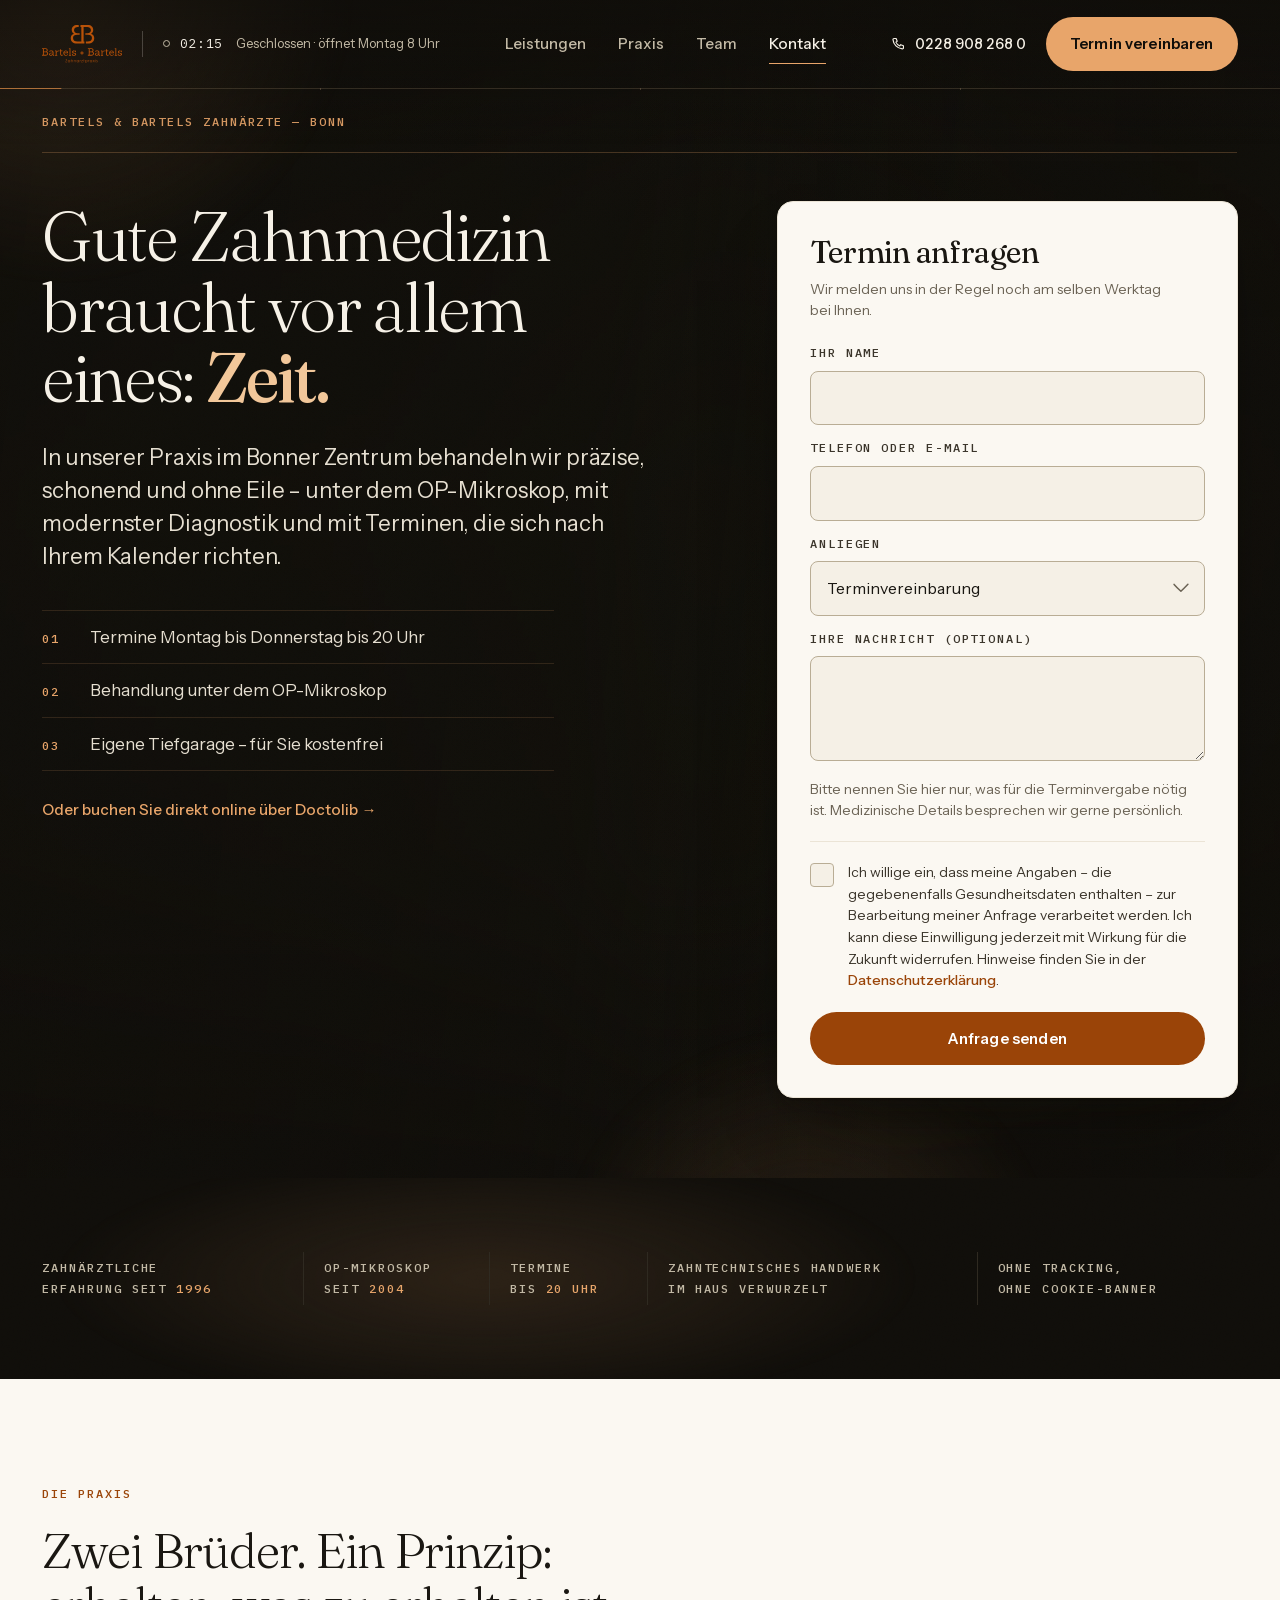
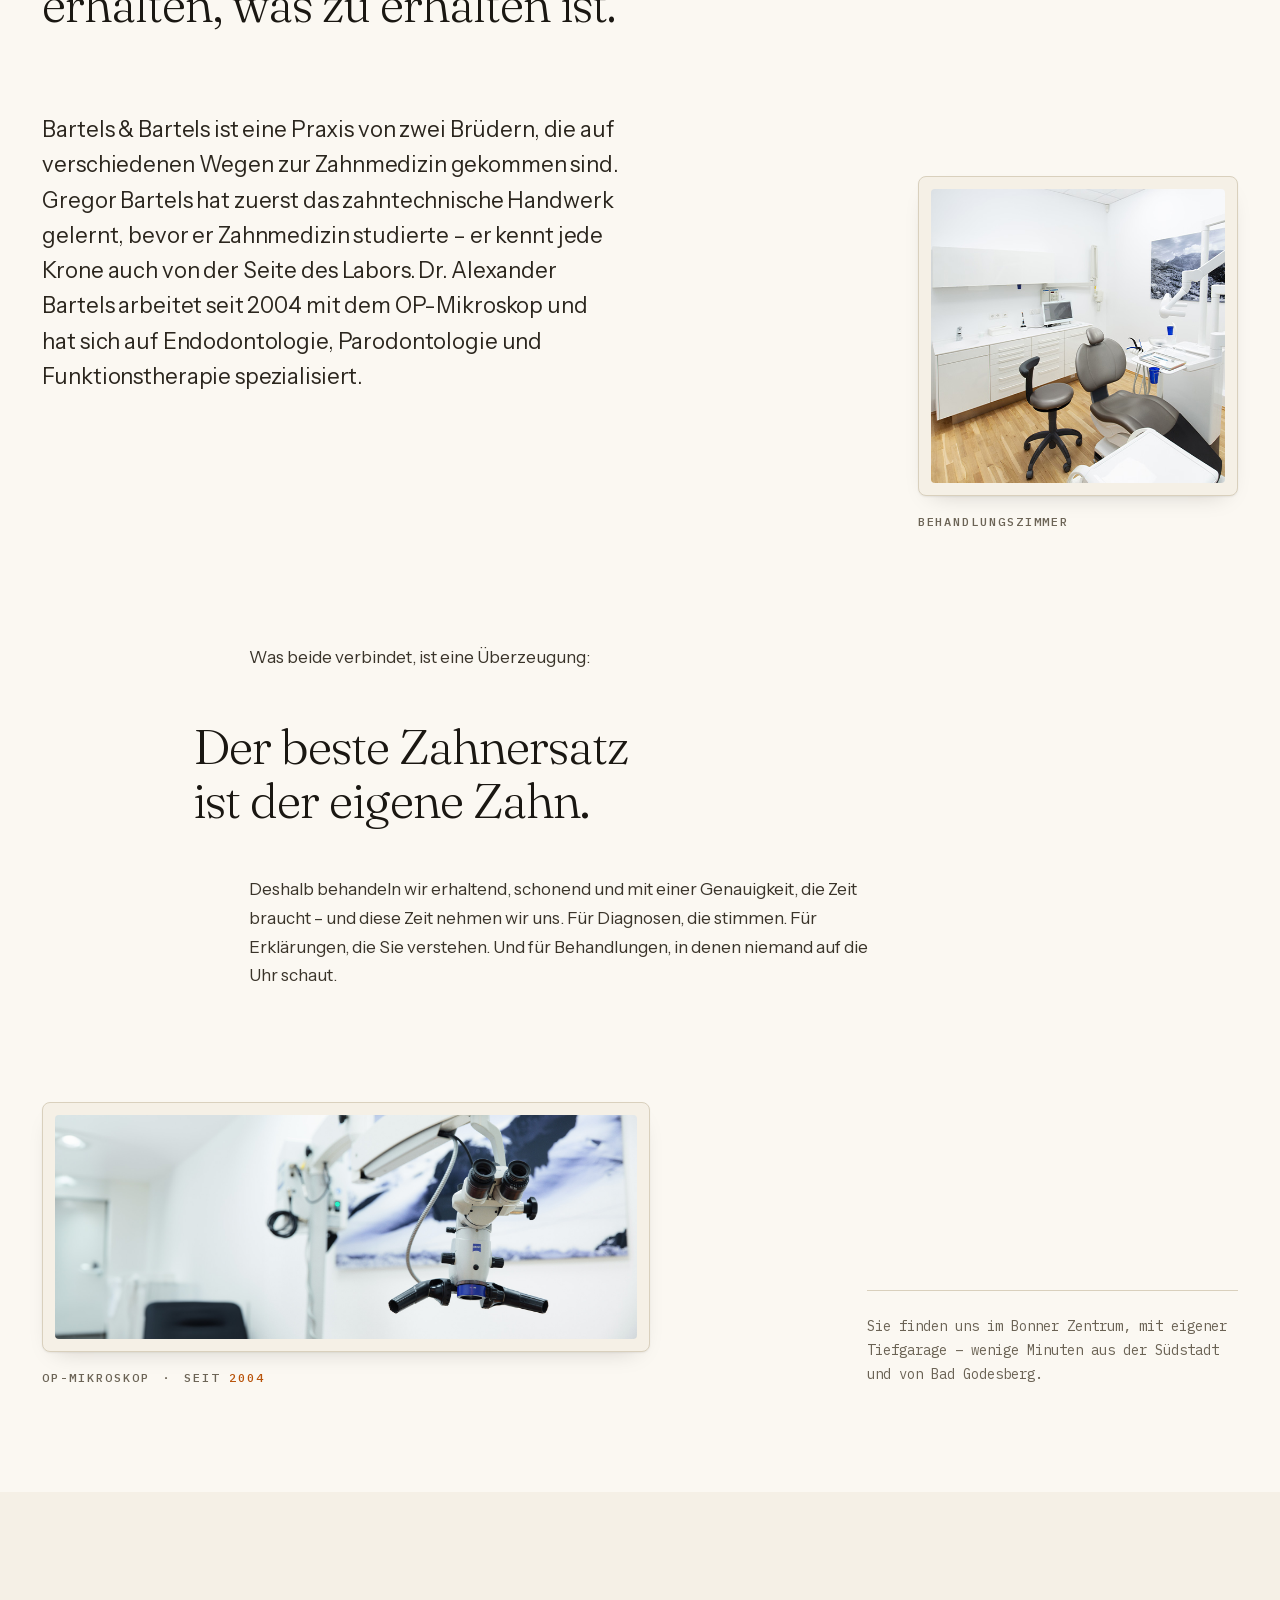
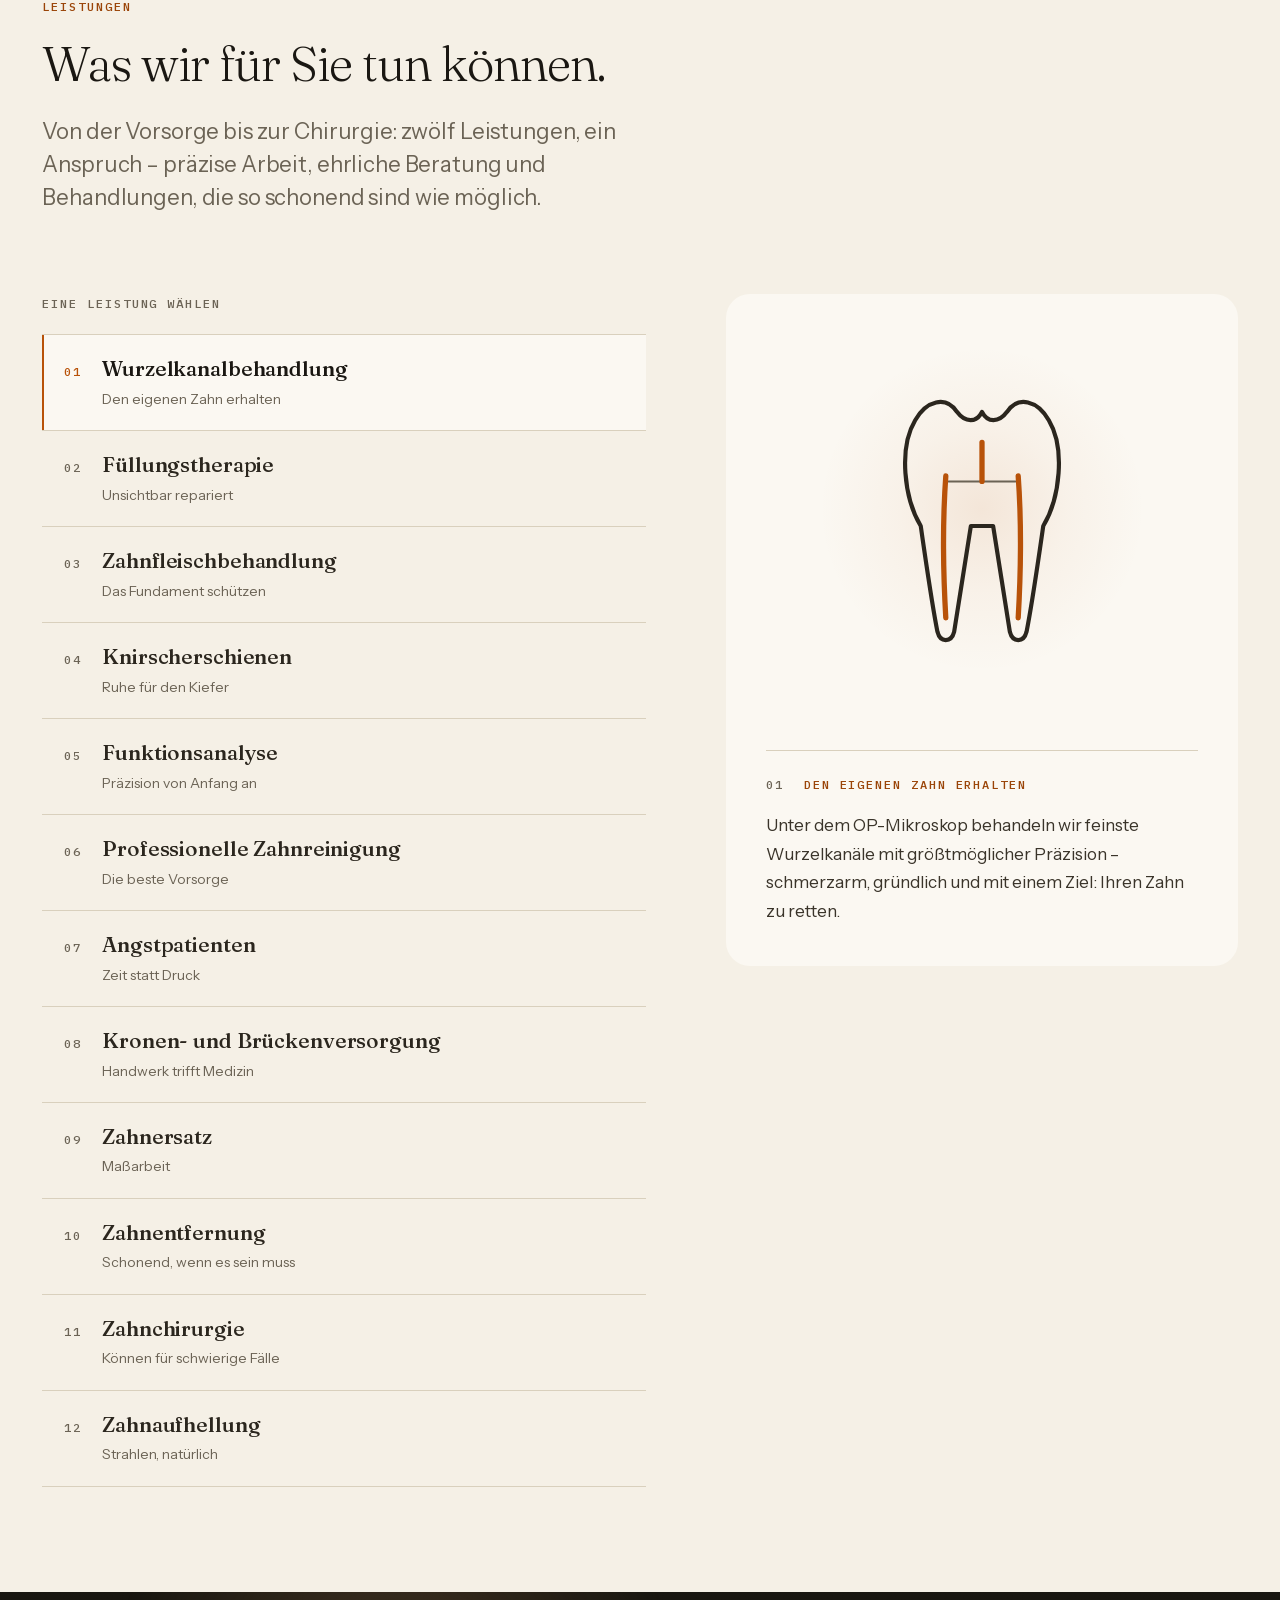
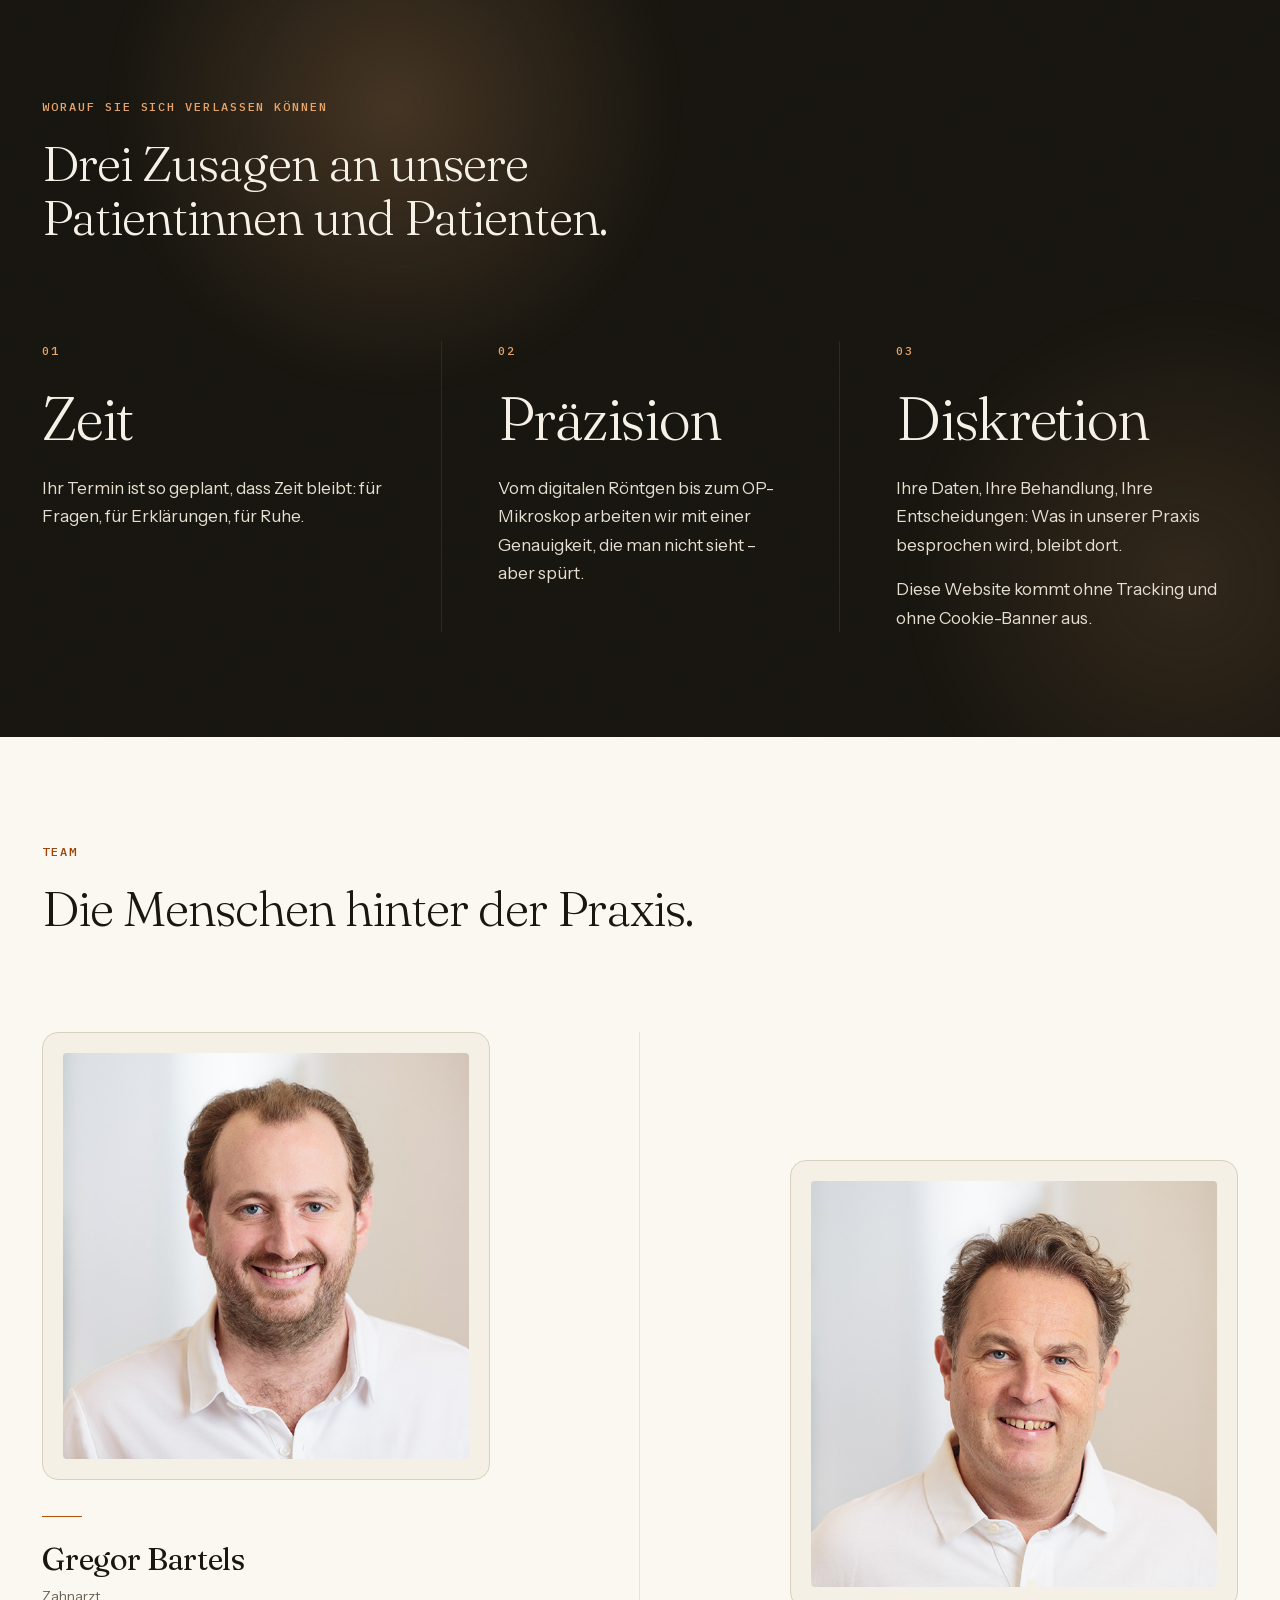
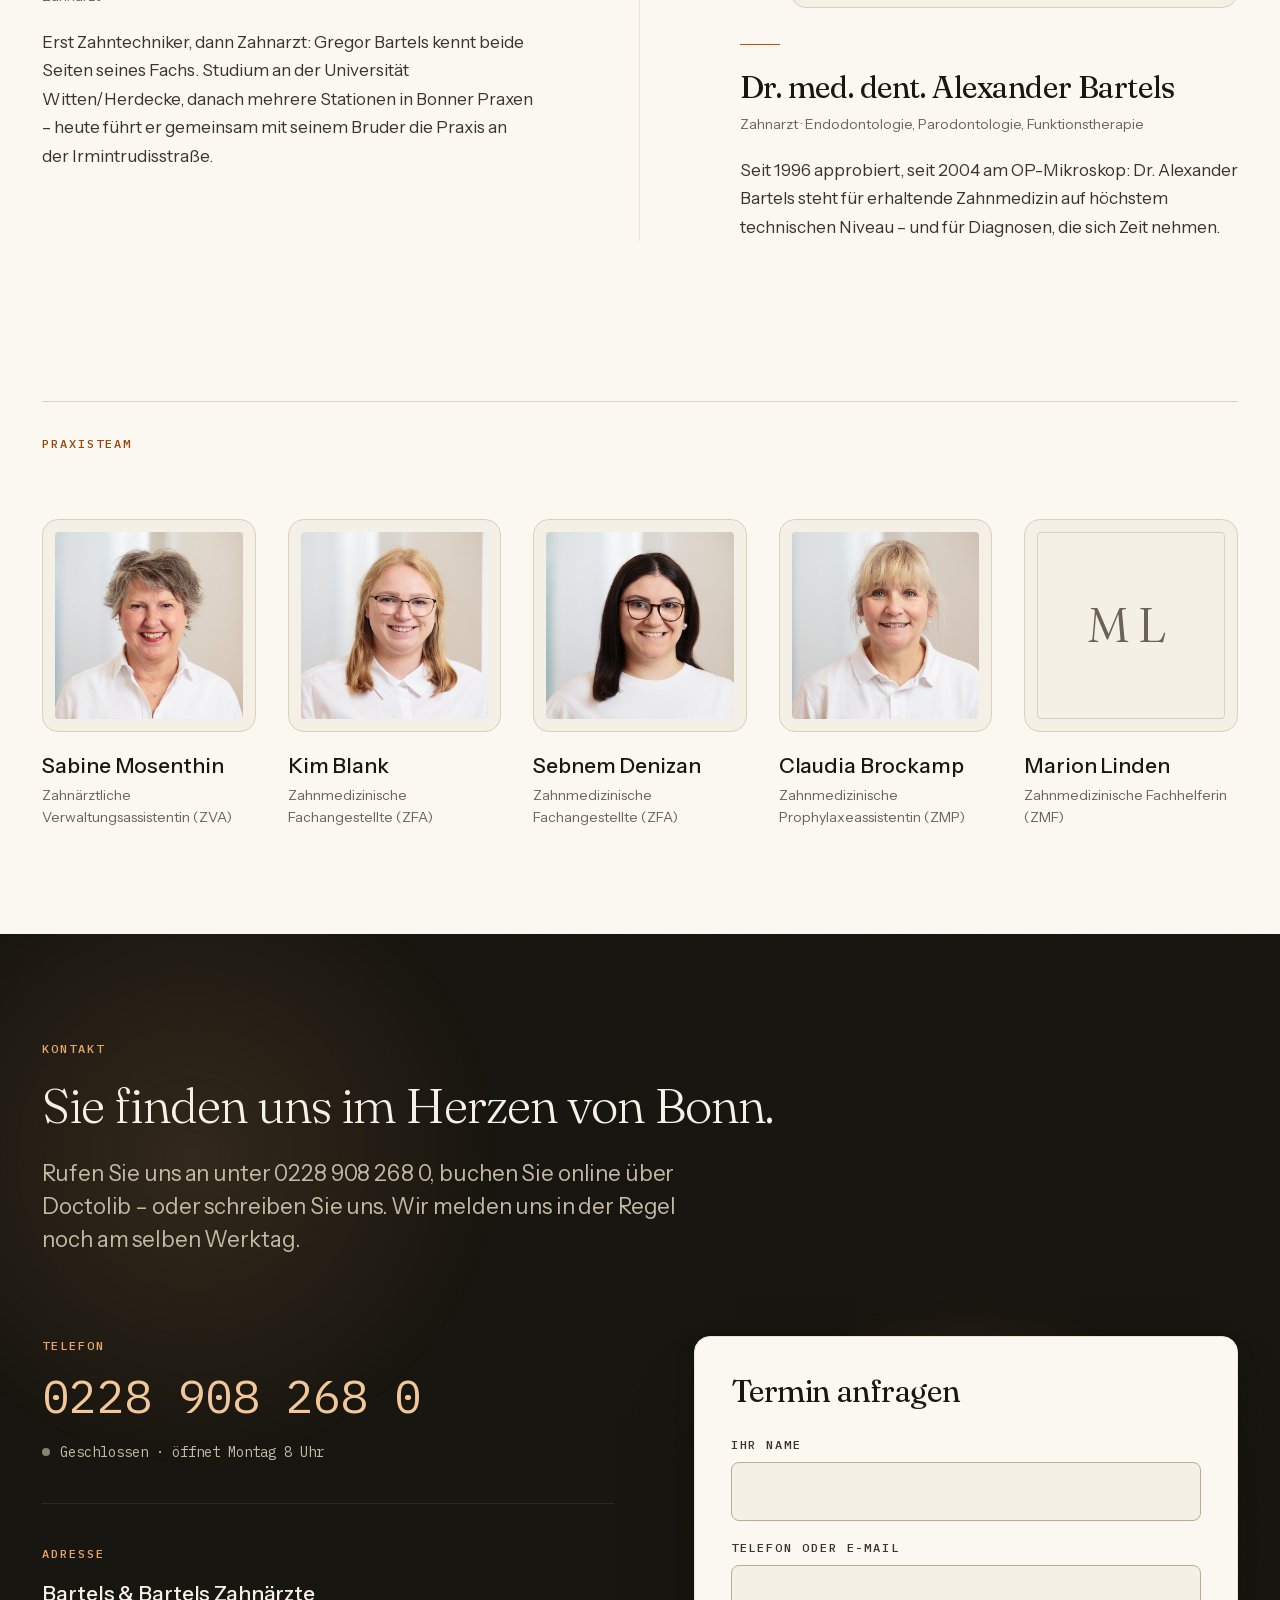
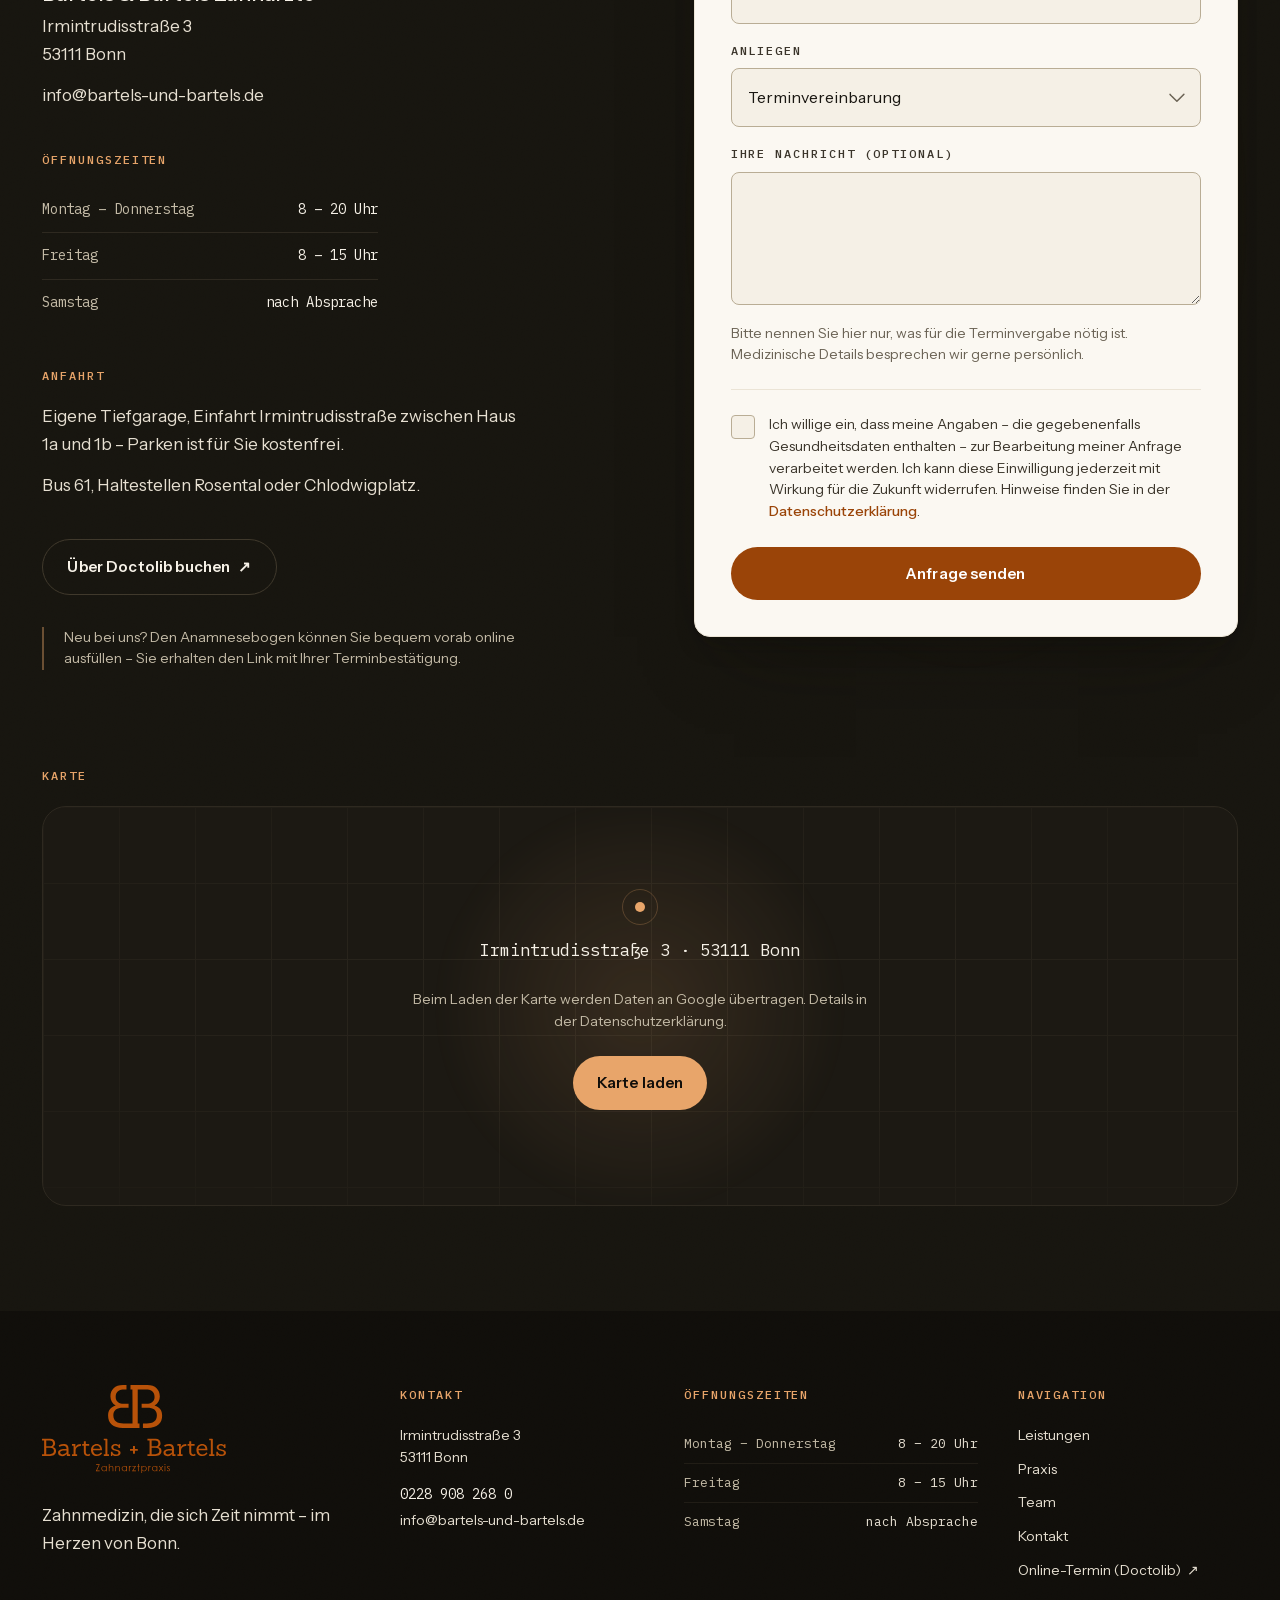
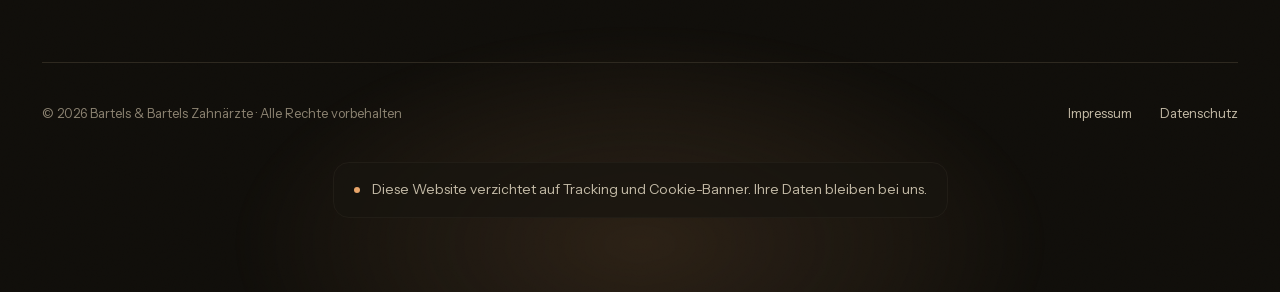
<file: bartels/index.html>
<!DOCTYPE html><html lang="de" class="fraunces_c9dbb6f5-module__aiUiFW__variable instrument_sans_a4793e37-module__kjK-cW__variable ibm_plex_mono_a987cf9a-module__QMZ1oW__variable h-full antialiased"><head><meta charSet="utf-8"/><meta name="viewport" content="width=device-width, initial-scale=1"/><meta name="robots" content="noindex,follow"/><link rel="preload" href="/bartels/_next/static/media/2fe89d53234c61d4-s.p.1u30mmyq6lnsd.woff2" as="font" crossorigin="" type="font/woff2"/><link rel="preload" href="/bartels/_next/static/media/5307092570128b5a-s.p.16191ingcc7md.woff2" as="font" crossorigin="" type="font/woff2"/><link rel="preload" href="/bartels/_next/static/media/68757d6cddeff913-s.p.1i-sca43-qwng.woff2" as="font" crossorigin="" type="font/woff2"/><link rel="preload" href="/bartels/_next/static/media/99e609270109b47d-s.p.40sczeszzbjw1.woff2" as="font" crossorigin="" type="font/woff2"/><link rel="preload" href="/bartels/_next/static/media/b67966e0b83b2cd0-s.p.0fuf3937kiol3.woff2" as="font" crossorigin="" type="font/woff2"/><link rel="preload" href="/bartels/_next/static/media/c7f47671e39f7787-s.p.0klc_mi0-5f4_.woff2" as="font" crossorigin="" type="font/woff2"/><link rel="preload" href="/bartels/_next/static/media/effe91970fc4db64-s.p.0oace-s_gkfks.woff2" as="font" crossorigin="" type="font/woff2"/><link rel="preload" href="/bartels/_next/static/media/f06bf9da926bae75-s.p.2874ccu1_u7jf.woff2" as="font" crossorigin="" type="font/woff2"/><link rel="preload" as="image" href="/bartels/logo.svg"/><link rel="stylesheet" href="/bartels/_next/static/chunks/2wxl91eikxqcg.css" data-precedence="next"/><style data-precedence="medium" data-href="b2-hero">
@keyframes hx-in {
  from { opacity: 0; transform: translate3d(0, 16px, 0); }
  to   { opacity: 1; transform: none; }
}
@keyframes hx-draw {
  from { opacity: 0; transform: scaleX(0); }
  to   { opacity: 1; transform: scaleX(1); }
}
/* Placement + a long settle out of the frame. She sits centred in the source,
   so the frame is pushed left until her face ends before the ivory panel
   begins — the form must never sit over her. Verified at 1024/1280/1440; the
   crop tightens as the section gets squarer, so narrower widths are the
   binding case. The scale floor is set by the shift: even at the end of the
   scroll settle the video is at 1.22, wide enough to cover an 8% offset with
   no bare edge. The scroll-linked scale on the video multiplies on top. */
@keyframes hx-frame {
  from { transform: translateX(-8%) scale(1.27); }
  to   { transform: translateX(-8%) scale(1.22); }
}
.hx {
  animation: hx-in var(--hx-d, 1100ms) var(--ease-settle) both;
  animation-delay: calc(var(--hx-i, 0) * 90ms);
}
.hx-draw {
  transform-origin: left center;
  animation: hx-draw 1200ms var(--ease-settle) both;
  animation-delay: calc(var(--hx-i, 0) * 90ms);
}
.hx-frame {
  transform: translateX(-8%) scale(1.22);
  animation: hx-frame 2600ms var(--ease-settle) both;
}
@media (prefers-reduced-motion: reduce) {
  .hx, .hx-draw { animation-name: none; animation-delay: 0ms; opacity: 1; transform: none; }
  .hx-frame { animation-name: none; }
}
</style><link rel="preload" as="script" fetchPriority="low" href="/bartels/_next/static/chunks/0dhbjz-xsmu83.js"/><script src="/bartels/_next/static/chunks/15orcrkp-_9ct.js" async=""></script><script src="/bartels/_next/static/chunks/1upe53-127sm4.js" async=""></script><script src="/bartels/_next/static/chunks/282g6mqrl3o5y.js" async=""></script><script src="/bartels/_next/static/chunks/turbopack-07oza-jwlowr3.js" async=""></script><script src="/bartels/_next/static/chunks/05-c3ty_6dwfk.js" async=""></script><script src="/bartels/_next/static/chunks/14mrh2-p_w84d.js" async=""></script><script src="/bartels/_next/static/chunks/1agbmzzk0wwru.js" async=""></script><script src="/bartels/_next/static/chunks/0ff7wc-b5yh71.js" async=""></script><meta name="next-size-adjust" content=""/><meta name="theme-color" content="#17150f"/><meta name="color-scheme" content="light"/><title>Zahnarzt Bonn – Bartels &amp; Bartels Zahnärzte | Termine bis 20 Uhr</title><meta name="description" content="Bartels &amp; Bartels Zahnärzte in Bonn: präzise, schonende Zahnmedizin unter dem OP-Mikroskop. Termine Mo–Do bis 20 Uhr, eigene kostenfreie Tiefgarage. Tel. 0228 908 268 0."/><link rel="canonical" href="https://www.bartels-und-bartels.de/"/><meta property="og:title" content="Bartels &amp; Bartels Zahnärzte – Zahnmedizin, die sich Zeit nimmt"/><meta property="og:description" content="Bartels &amp; Bartels Zahnärzte in Bonn: präzise, schonende Zahnmedizin unter dem OP-Mikroskop. Termine Mo–Do bis 20 Uhr, eigene kostenfreie Tiefgarage. Tel. 0228 908 268 0."/><meta property="og:url" content="https://www.bartels-und-bartels.de/"/><meta property="og:site_name" content="Bartels &amp; Bartels Zahnärzte"/><meta property="og:locale" content="de_DE"/><meta property="og:type" content="website"/><meta name="twitter:card" content="summary"/><meta name="twitter:title" content="Bartels &amp; Bartels Zahnärzte – Zahnmedizin, die sich Zeit nimmt"/><meta name="twitter:description" content="Bartels &amp; Bartels Zahnärzte in Bonn: präzise, schonende Zahnmedizin unter dem OP-Mikroskop. Termine Mo–Do bis 20 Uhr, eigene kostenfreie Tiefgarage. Tel. 0228 908 268 0."/><link rel="icon" href="/bartels/icon.png?icon.1kvyo0t_xjtkm.png" sizes="32x32" type="image/png"/><link rel="apple-touch-icon" href="/bartels/apple-icon.png?apple-icon.0rn5wygkutcpo.png" sizes="180x180" type="image/png"/><script src="/bartels/_next/static/chunks/0cz1d0mv5g_q7.js" noModule=""></script></head><body class="has-mobile-bar flex min-h-full flex-col"><div hidden=""><!--$--><!--/$--></div><a href="#inhalt" class="sr-only focus:not-sr-only focus:fixed focus:left-4 focus:top-4 focus:z-[100] focus:rounded-md focus:bg-rust-700 focus:px-4 focus:py-2 focus:text-white">Zum Inhalt springen</a><style>
.bb-header {
  --hdr-dur: 420ms;
  --hdr-h: 88px;
  --hdr-logo-h: 38px;
  --hdr-fg: var(--color-onink-50);
  --hdr-fg-muted: var(--color-onink-300);
  --hdr-accent: var(--color-lamp-300);
  --hdr-dot: var(--color-open-300);
  --hdr-divider: rgba(246, 241, 231, 0.22);
  --hdr-bg: rgba(251, 248, 242, 0);
  --hdr-shadow: inset 0 -1px 0 rgba(235, 228, 214, 0), 0 12px 32px -20px rgba(16, 14, 10, 0);
  --hdr-scrim: 1;

  position: fixed;
  inset-inline: 0;
  top: 0;
  z-index: 50;
}

/* Condensed: ivory paper, ink type, brand rust accent, a hairline + lift. */
.bb-header[data-condensed="true"] {
  --hdr-h: 68px;
  --hdr-logo-h: 32px;
  --hdr-fg: var(--color-text-900);
  --hdr-fg-muted: var(--color-text-700);
  --hdr-accent: var(--color-rust-600);
  --hdr-dot: var(--color-open-600);
  --hdr-divider: var(--color-ivory-300);
  --hdr-bg: var(--color-ivory-50);
  --hdr-shadow: inset 0 -1px 0 var(--color-ivory-200), 0 12px 32px -20px rgba(16, 14, 10, 0.42);
  --hdr-scrim: 0;
}

/* While the mobile overlay is up the bar sits on dusk again, whatever the
   scroll position says. Must come last: same specificity as the rule above. */
.bb-header[data-menu="open"] {
  --hdr-fg: var(--color-onink-50);
  --hdr-fg-muted: var(--color-onink-300);
  --hdr-accent: var(--color-lamp-300);
  --hdr-dot: var(--color-open-300);
  --hdr-divider: rgba(246, 241, 231, 0.22);
  --hdr-bg: rgba(251, 248, 242, 0);
  --hdr-shadow: inset 0 -1px 0 rgba(235, 228, 214, 0), 0 12px 32px -20px rgba(16, 14, 10, 0);
  --hdr-scrim: 0;
}

/* ── The bar ──────────────────────────────────────────────────────────── */
.bb-header__bar {
  position: relative;
  z-index: 2;
  height: var(--hdr-h);
  background-color: var(--hdr-bg);
  box-shadow: var(--hdr-shadow);
  transition:
    height var(--hdr-dur) var(--ease-calm),
    background-color var(--hdr-dur) var(--ease-calm),
    box-shadow var(--hdr-dur) var(--ease-calm);
}

/* Legibility insurance over the video. Reaches past the bar so it reads as
   a film-title gradient rather than a second, darker bar. */
.bb-header__scrim {
  position: absolute;
  inset-inline: 0;
  top: 0;
  z-index: 1;
  height: calc(var(--hdr-h) + 56px);
  pointer-events: none;
  opacity: var(--hdr-scrim);
  background-image: linear-gradient(
    to bottom,
    rgba(16, 14, 10, 0.62),
    rgba(16, 14, 10, 0.3) 48%,
    rgba(16, 14, 10, 0) 100%
  );
  transition:
    opacity var(--hdr-dur) var(--ease-calm),
    height var(--hdr-dur) var(--ease-calm);
}

.bb-logo {
  height: var(--hdr-logo-h);
  width: auto;
  transition: height var(--hdr-dur) var(--ease-calm);
}

.bb-divider {
  width: 1px;
  height: 26px;
  flex: none;
  background-color: var(--hdr-divider);
  transition: background-color var(--hdr-dur) var(--ease-calm);
}

/* ── Navigation + scroll-spy marker ───────────────────────────────────── */
.bb-nav__link {
  position: relative;
  color: var(--hdr-fg-muted);
  text-decoration: none;
  transition: color var(--hdr-dur) var(--ease-calm);
}
.bb-nav__link:hover,
.bb-nav__link:focus-visible {
  color: var(--hdr-fg);
}
.bb-nav__link::after {
  content: "";
  position: absolute;
  inset-inline: 0;
  bottom: -7px;
  height: 1px;
  background-color: var(--hdr-accent);
  transform: scaleX(0);
  transform-origin: left center;
  transition:
    transform var(--duration-calm) var(--ease-calm),
    background-color var(--hdr-dur) var(--ease-calm);
}
.bb-nav__link[data-active="true"] {
  color: var(--hdr-fg);
}
.bb-nav__link[data-active="true"]::after {
  transform: scaleX(1);
}

/* ── Phone + icon buttons ─────────────────────────────────────────────── */
.bb-tint {
  color: var(--hdr-fg);
  transition: color var(--hdr-dur) var(--ease-calm);
}
.bb-tint:hover,
.bb-tint:focus-visible {
  color: var(--hdr-accent);
}
.bb-tint-muted {
  color: var(--hdr-fg-muted);
  transition: color var(--hdr-dur) var(--ease-calm);
}

/* ── The lit point. Filled + haloed when open, an unlit ring when not. ── */
.bb-dot {
  width: 7px;
  height: 7px;
  flex: none;
  border-radius: 999px;
  border: 1px solid currentColor;
  color: var(--hdr-fg-muted);
  transition:
    color var(--hdr-dur) var(--ease-calm),
    background-color var(--hdr-dur) var(--ease-calm),
    box-shadow var(--hdr-dur) var(--ease-calm);
}
.bb-dot[data-lit="true"] {
  color: var(--hdr-dot);
  background-color: currentColor;
  box-shadow: 0 0 0 3px color-mix(in srgb, var(--hdr-dot) 20%, transparent);
  animation: bb-breathe 5200ms var(--ease-dwell) infinite;
}
@keyframes bb-breathe {
  0%, 100% { opacity: 1; }
  50% { opacity: 0.5; }
}

/* ── Burger → X ───────────────────────────────────────────────────────── */
.bb-burger {
  position: relative;
  display: block;
  width: 20px;
  height: 12px;
}
.bb-burger > span {
  position: absolute;
  inset-inline: 0;
  height: 1.5px;
  border-radius: 2px;
  background-color: currentColor;
  transition: transform var(--duration-calm) var(--ease-calm);
}
.bb-burger > span:first-child { top: 0; }
.bb-burger > span:last-child { bottom: 0; }
.bb-header[data-menu="open"] .bb-burger > span:first-child {
  transform: translateY(5.25px) rotate(45deg);
}
.bb-header[data-menu="open"] .bb-burger > span:last-child {
  transform: translateY(-5.25px) rotate(-45deg);
}

/* ── The full-screen dusk overlay ─────────────────────────────────────── */
.bb-menu {
  position: fixed;
  inset: 0;
  z-index: 1;
  overflow-y: auto;
  overscroll-behavior: contain;
  opacity: 0;
  visibility: hidden;
  pointer-events: none;
  transition:
    opacity var(--duration-calm) var(--ease-calm),
    visibility 0s linear var(--duration-calm);
}
.bb-header[data-menu="open"] .bb-menu {
  opacity: 1;
  visibility: visible;
  pointer-events: auto;
  transition:
    opacity var(--duration-calm) var(--ease-calm),
    visibility 0s linear 0s;
}
.bb-menu__item {
  opacity: 0;
  transform: translate3d(0, 12px, 0);
  transition:
    opacity var(--duration-slow) var(--ease-settle),
    transform var(--duration-slow) var(--ease-settle);
  transition-delay: 0ms;
}
.bb-header[data-menu="open"] .bb-menu__item {
  opacity: 1;
  transform: none;
  transition-delay: var(--i, 0ms);
}
.bb-menu__link {
  display: block;
  color: var(--color-onink-50);
  text-decoration: none;
  transition: color var(--duration-quick) var(--ease-calm);
}
.bb-menu__link:hover,
.bb-menu__link:focus-visible {
  color: var(--color-lamp-200);
}

@media (prefers-reduced-motion: reduce) {
  .bb-menu,
  .bb-header[data-menu="open"] .bb-menu,
  .bb-header[data-menu="open"] .bb-menu__item {
    transition-delay: 0s;
  }
}
</style><header class="bb-header" data-condensed="false" data-menu="closed"><div class="bb-header__scrim" aria-hidden="true"></div><div class="bb-header__bar on-ink"><div class="u-container flex h-full items-center justify-between gap-4"><div class="flex min-w-0 items-center gap-4 xl:gap-5"><a class="flex shrink-0 items-center" href="/bartels/"><img alt="Bartels &amp; Bartels Zahnärzte" width="80" height="38" decoding="async" data-nimg="1" class="bb-logo" style="color:transparent" src="/bartels/logo.svg"/></a><span class="bb-divider hidden lg:block" aria-hidden="true"></span><div class="hidden lg:block"><div class="flex items-center gap-2.5"><span class="sr-only">Mo – Do bis 20 Uhr</span><span class="bb-dot" data-lit="false" aria-hidden="true"></span><span aria-hidden="true" class="bb-tint hidden min-w-[2.9rem] font-mono text-[0.8125rem] tracking-[0.04em] tabular-nums lg:inline-block"></span><span aria-hidden="true" class="bb-tint-muted hidden whitespace-nowrap text-[0.8125rem] xl:inline">Mo – Do bis 20 Uhr</span></div></div></div><nav aria-label="Hauptnavigation" class="hidden md:flex md:items-center md:gap-6 lg:gap-8"><a href="#leistungen" data-active="false" class="bb-nav__link text-[0.9375rem] font-medium">Leistungen</a><a href="#praxis" data-active="false" class="bb-nav__link text-[0.9375rem] font-medium">Praxis</a><a href="#team" data-active="false" class="bb-nav__link text-[0.9375rem] font-medium">Team</a><a href="#kontakt" data-active="false" class="bb-nav__link text-[0.9375rem] font-medium">Kontakt</a></nav><div class="flex items-center gap-1 md:gap-5"><a href="tel:+492289082680" class="bb-tint hidden items-center gap-2 whitespace-nowrap text-[0.9375rem] font-medium tabular-nums md:inline-flex"><span class="hidden lg:flex" aria-hidden="true"><svg width="17" height="17" viewBox="0 0 20 20" fill="none" aria-hidden="true" focusable="false"><path d="M4.7 2.9h2.5l1.3 3.2-1.6 1.1a9.4 9.4 0 0 0 4.6 4.6l1.1-1.6 3.2 1.3v2.5a1.2 1.2 0 0 1-1.3 1.2C8.5 14.6 4.1 10.2 3.5 4.2a1.2 1.2 0 0 1 1.2-1.3Z" stroke="currentColor" stroke-width="1.35" stroke-linejoin="round"></path></svg></span>0228 908 268 0</a><div class="hidden md:block"><a class="btn inline-flex items-center justify-center gap-2 rounded-pill px-6 py-3.5 font-sans text-[0.9375rem] font-semibold tracking-[0.01em] no-underline transition-[background-color,border-color,color,transform] duration-[240ms] ease-[var(--ease-calm)] active:translate-y-px btn-primary bg-lamp-300 text-ink-950 hover:bg-lamp-200 focus-visible:bg-lamp-200 whitespace-nowrap" href="#termin">Termin vereinbaren</a></div><a href="tel:+492289082680" aria-label="Praxis anrufen" class="bb-tint flex h-11 w-11 items-center justify-center md:hidden"><svg width="20" height="20" viewBox="0 0 20 20" fill="none" aria-hidden="true" focusable="false"><path d="M4.7 2.9h2.5l1.3 3.2-1.6 1.1a9.4 9.4 0 0 0 4.6 4.6l1.1-1.6 3.2 1.3v2.5a1.2 1.2 0 0 1-1.3 1.2C8.5 14.6 4.1 10.2 3.5 4.2a1.2 1.2 0 0 1 1.2-1.3Z" stroke="currentColor" stroke-width="1.35" stroke-linejoin="round"></path></svg></a><button type="button" aria-expanded="false" aria-controls="_R_5btb_" aria-label="Menü öffnen" class="bb-tint flex h-11 w-11 items-center justify-center md:hidden"><span class="bb-burger"><span></span><span></span></span></button></div></div></div><div id="_R_5btb_" inert="" class="bb-menu act-ink on-ink grain md:hidden"><div class="pointer-events-none absolute inset-0 z-0 overflow-hidden" aria-hidden="true"><div class="lamp-glow absolute -right-24 -top-20 h-[26rem] w-[26rem]"></div><div class="lamp-glow lamp-glow-soft absolute -bottom-28 -left-32 h-[32rem] w-[32rem]"></div></div><div class="u-container relative z-[2] flex min-h-full flex-col justify-between gap-10 pb-12" style="padding-top:calc(var(--hdr-h) + 2rem)"><nav aria-label="Hauptnavigation"><ul><li class="bb-menu__item border-b border-ink-700" style="--i:120ms"><a href="#leistungen" class="bb-menu__link py-4 font-display text-h2 [font-variation-settings:&#x27;SOFT&#x27;_14]">Leistungen</a></li><li class="bb-menu__item border-b border-ink-700" style="--i:190ms"><a href="#praxis" class="bb-menu__link py-4 font-display text-h2 [font-variation-settings:&#x27;SOFT&#x27;_14]">Praxis</a></li><li class="bb-menu__item border-b border-ink-700" style="--i:260ms"><a href="#team" class="bb-menu__link py-4 font-display text-h2 [font-variation-settings:&#x27;SOFT&#x27;_14]">Team</a></li><li class="bb-menu__item border-b border-ink-700" style="--i:330ms"><a href="#kontakt" class="bb-menu__link py-4 font-display text-h2 [font-variation-settings:&#x27;SOFT&#x27;_14]">Kontakt</a></li></ul></nav><div class="bb-menu__item flex flex-col gap-8" style="--i:400ms"><div><p class="u-eyebrow">Öffnungszeiten</p><div class="mt-4 flex items-center gap-2.5"><span class="bb-dot" data-lit="false" aria-hidden="true"></span><p class="text-small text-onink-100">Mo – Do bis 20 Uhr</p></div><dl class="mt-4 flex flex-col gap-2"><div class="flex items-baseline justify-between gap-4"><dt class="text-small text-onink-300">Montag – Donnerstag</dt><dd class="font-mono text-small tabular-nums text-onink-100">8 – 20 Uhr</dd></div><div class="flex items-baseline justify-between gap-4"><dt class="text-small text-onink-300">Freitag</dt><dd class="font-mono text-small tabular-nums text-onink-100">8 – 15 Uhr</dd></div><div class="flex items-baseline justify-between gap-4"><dt class="text-small text-onink-300">Samstag</dt><dd class="font-mono text-small tabular-nums text-onink-100">nach Absprache</dd></div></dl></div><div><p class="u-eyebrow">Telefon</p><a href="tel:+492289082680" class="mt-3 inline-flex items-center gap-2.5 text-lead text-onink-50 tabular-nums"><svg width="18" height="18" viewBox="0 0 20 20" fill="none" aria-hidden="true" focusable="false"><path d="M4.7 2.9h2.5l1.3 3.2-1.6 1.1a9.4 9.4 0 0 0 4.6 4.6l1.1-1.6 3.2 1.3v2.5a1.2 1.2 0 0 1-1.3 1.2C8.5 14.6 4.1 10.2 3.5 4.2a1.2 1.2 0 0 1 1.2-1.3Z" stroke="currentColor" stroke-width="1.35" stroke-linejoin="round"></path></svg>0228 908 268 0</a></div><a class="btn inline-flex items-center justify-center gap-2 rounded-pill px-6 py-3.5 font-sans text-[0.9375rem] font-semibold tracking-[0.01em] no-underline transition-[background-color,border-color,color,transform] duration-[240ms] ease-[var(--ease-calm)] active:translate-y-px btn-primary bg-lamp-300 text-ink-950 hover:bg-lamp-200 focus-visible:bg-lamp-200 w-full" href="#termin">Termin vereinbaren</a></div></div></div></header><style>
.bb-tagesleiste {
  position: fixed;
  inset-inline: 0;
  top: var(--chrome-header-h, 88px);
  z-index: 45;
  height: 2px;
  pointer-events: none;
  transition: top 420ms var(--ease-calm);
}

.bb-tagesleiste__track,
.bb-tagesleiste__fill {
  position: absolute;
  inset-inline: 0;
  top: 0;
  height: 1px;
}

/* Reads on dusk and on ivory: darkens paper, lifts ink, by the same little. */
.bb-tagesleiste__track {
  background-color: rgba(150, 128, 100, 0.34);
}

.bb-tagesleiste__fill {
  background-image: linear-gradient(
    90deg,
    var(--color-lamp-400) 0%,
    var(--color-lamp-200) 100%
  );
  background-size: 100vw 1px;
  background-repeat: no-repeat;
  clip-path: inset(0 calc(100% * (1 - var(--tl-p, 0))) 0 0);
}

/* 08:00 · 12:00 · 16:00 · 20:00 — the quarters, one pixel wide, unlabelled. */
.bb-tagesleiste__tick {
  position: absolute;
  top: 0;
  width: 1px;
  height: 2px;
  background-color: rgba(150, 128, 100, 0.5);
}
</style><div class="bb-tagesleiste" aria-hidden="true"><span class="bb-tagesleiste__track"></span><span class="bb-tagesleiste__fill"></span><span class="bb-tagesleiste__tick" style="left:25%"></span><span class="bb-tagesleiste__tick" style="left:50%"></span><span class="bb-tagesleiste__tick" style="left:75%"></span></div><main id="inhalt" class="flex-1"><section class="act-ink grain relative isolate flex flex-col justify-center overflow-hidden pb-16 pt-24 lg:min-h-[92svh] lg:pb-16 xl:pb-20 xl:pt-28"><div class="absolute inset-x-0 top-0 -z-10 h-[64svh] overflow-hidden bg-ink-900 lg:bottom-0 lg:h-auto"><div class="hx-frame absolute inset-0"><video src="/bartels/video/hero.mp4" role="img" aria-label="Eine Frau lacht, die Augen geschlossen, in warmem Licht." tabindex="-1" autoPlay="" muted="" loop="" playsInline="" preload="metadata" disablePictureInPicture="" class="h-full w-full object-cover object-[46%_50%] opacity-[0.62]" style="filter:saturate(0.9) contrast(1.04);background-color:var(--color-ink-900);transform:scale(1.06)">Eine Frau lacht, die Augen geschlossen, in warmem Licht.</video></div><div aria-hidden="true" class="absolute inset-0 lg:hidden" style="background-image:radial-gradient(122% 62% at 50% 26%, rgba(16,14,10,0.4) 0%, rgba(16,14,10,0.14) 60%, rgba(16,14,10,0) 90%), linear-gradient(180deg, rgba(16,14,10,0.7) 0%, rgba(16,14,10,0.36) 16%, rgba(16,14,10,0.4) 58%, rgba(23,21,15,0.88) 86%, rgba(23,21,15,1) 100%)"></div><div aria-hidden="true" class="absolute inset-0 hidden lg:block" style="background-image:linear-gradient(96deg, rgba(16,14,10,0.76) 0%, rgba(16,14,10,0.68) 30%, rgba(16,14,10,0.56) 46%, rgba(16,14,10,0.18) 60%, rgba(16,14,10,0) 72%), linear-gradient(90deg, rgba(16,14,10,0) 50%, rgba(16,14,10,0.42) 64%, rgba(16,14,10,0.66) 80%, rgba(16,14,10,0.74) 100%), linear-gradient(180deg, rgba(16,14,10,0.66) 0%, rgba(16,14,10,0.34) 16%, rgba(16,14,10,0.12) 42%, rgba(16,14,10,0.3) 72%, rgba(16,14,10,0.92) 100%), radial-gradient(120% 92% at 44% 46%, rgba(16,14,10,0) 34%, rgba(16,14,10,0.2) 68%, rgba(16,14,10,0.58) 100%)"></div></div><div aria-hidden="true" class="lamp-glow lamp-glow-soft -left-[24%] -top-[32%] h-[46rem] w-[46rem]"></div><div aria-hidden="true" class="lamp-glow lamp-glow-soft -bottom-[36%] left-[38%] hidden h-[40rem] w-[40rem] lg:block"></div><div class="u-container relative z-10 w-full"><p class="hx u-eyebrow" style="--hx-i:0">BARTELS &amp; BARTELS ZAHNÄRZTE — BONN</p><hr class="hx-draw u-rule mt-5 border-lamp-300/25" style="--hx-i:1"/><div class="grid items-start gap-y-11 pt-9 lg:grid-cols-12 lg:gap-x-14 lg:pt-11 xl:gap-x-16 xl:pt-12"><div class="on-ink lg:col-span-7"><h1 class="max-w-[42rem] text-h1 [font-variation-settings:&#x27;SOFT&#x27;_14]"><span class="hx block" style="--hx-i:2">Gute Zahnmedizin</span><span class="hx block" style="--hx-i:3">braucht vor allem</span><span class="hx block" style="--hx-i:4">eines:<!-- --> <span class="font-medium text-lamp-200 [font-variation-settings:&#x27;SOFT&#x27;_0]">Zeit.</span></span></h1><p class="hx mt-6 max-w-[38rem] text-lead text-onink-100 lg:mt-7" style="--hx-i:5">In unserer Praxis im Bonner Zentrum behandeln wir präzise, schonend und ohne Eile – unter dem OP-Mikroskop, mit modernster Diagnostik und mit Terminen, die sich nach Ihrem Kalender richten.</p><ul class="mt-8 max-w-[32rem] lg:mt-9"><li class="hx grid grid-cols-[2rem_1fr] items-baseline gap-x-4 border-b border-lamp-300/15 py-3 first:border-t first:border-lamp-300/15" style="--hx-i:6"><span class="font-mono text-micro text-lamp-300">01</span><span class="text-[0.9375rem] text-onink-100 lg:text-body">Termine Montag bis Donnerstag bis 20 Uhr</span></li><li class="hx grid grid-cols-[2rem_1fr] items-baseline gap-x-4 border-b border-lamp-300/15 py-3 first:border-t first:border-lamp-300/15" style="--hx-i:7"><span class="font-mono text-micro text-lamp-300">02</span><span class="text-[0.9375rem] text-onink-100 lg:text-body">Behandlung unter dem OP-Mikroskop</span></li><li class="hx grid grid-cols-[2rem_1fr] items-baseline gap-x-4 border-b border-lamp-300/15 py-3 first:border-t first:border-lamp-300/15" style="--hx-i:8"><span class="font-mono text-micro text-lamp-300">03</span><span class="text-[0.9375rem] text-onink-100 lg:text-body">Eigene Tiefgarage – für Sie kostenfrei</span></li></ul><p class="hx mt-7 lg:mt-6" style="--hx-i:9"><a href="https://www.doctolib.de/zahnarztpraxis/bonn/zahnarztpraxis-frau-dr-med-dent-inge-halupczok-hofmann" target="_blank" rel="noopener noreferrer" class="u-link text-[0.9375rem] font-medium text-lamp-300 transition-colors duration-[240ms] ease-[var(--ease-calm)] hover:text-lamp-200">Oder buchen Sie direkt online über Doctolib →<span class="sr-only"> <!-- -->Öffnet in neuem Tab</span></a></p></div><div class="hx lg:col-span-5" style="--hx-i:3;--hx-d:1500ms"><div id="termin" class="relative"><div aria-hidden="true" class="lamp-glow -bottom-[18%] -left-[16%] -right-[16%] -top-[12%]"></div><div class="u-card relative rounded-lg border border-ivory-200 bg-ivory-50 text-text-700 shadow-[var(--shadow-panel)] p-6 sm:p-7 lg:p-8"><h2 class="text-h3 text-text-900 [font-variation-settings:&#x27;SOFT&#x27;_14]">Termin anfragen</h2><p class="mt-2 text-small text-text-500">Wir melden uns in der Regel noch am selben Werktag bei Ihnen.</p><form noValidate="" aria-busy="false" class="mt-6"><div class="space-y-4"><div><label for="_R_n9dbtb_-name" class="mb-2.5 block font-mono text-micro uppercase text-text-700">Ihr Name<span class="sr-only"> (<!-- -->Pflichtfeld<!-- -->)</span></label><input id="_R_n9dbtb_-name" type="text" required="" aria-required="true" autoComplete="name" class="w-full rounded-sm border px-4 text-[1rem] leading-[1.55] text-text-900 transition-colors duration-[240ms] ease-[var(--ease-calm)] py-3.5 border-ivory-400 bg-ivory-100 hover:border-text-500" name="name" value=""/></div><div><label for="_R_n9dbtb_-contact" class="mb-2.5 block font-mono text-micro uppercase text-text-700">Telefon oder E-Mail<span class="sr-only"> (<!-- -->Pflichtfeld<!-- -->)</span></label><input id="_R_n9dbtb_-contact" type="text" inputMode="text" required="" aria-required="true" autoComplete="tel" class="w-full rounded-sm border px-4 text-[1rem] leading-[1.55] text-text-900 transition-colors duration-[240ms] ease-[var(--ease-calm)] py-3.5 border-ivory-400 bg-ivory-100 hover:border-text-500" name="kontakt" value=""/></div><div><label for="_R_n9dbtb_-subject" class="mb-2.5 block font-mono text-micro uppercase text-text-700">Anliegen</label><div class="relative"><select id="_R_n9dbtb_-subject" name="anliegen" class="w-full rounded-sm border px-4 text-[1rem] leading-[1.55] text-text-900 transition-colors duration-[240ms] ease-[var(--ease-calm)] py-3.5 border-ivory-400 bg-ivory-100 hover:border-text-500 cursor-pointer pr-12"><option value="Terminvereinbarung" selected="">Terminvereinbarung</option><option value="Schmerzen – zeitnaher Termin">Schmerzen – zeitnaher Termin</option><option value="Professionelle Zahnreinigung">Professionelle Zahnreinigung</option><option value="Frage an die Praxis">Frage an die Praxis</option><option value="Sonstiges">Sonstiges</option></select><svg aria-hidden="true" width="16" height="10" viewBox="0 0 16 10" fill="none" class="pointer-events-none absolute right-4 top-1/2 -translate-y-1/2 text-text-500"><path d="M1.1 1.4C3.3 3.9 5.6 6.1 7.9 8.3 10.4 5.9 12.7 3.5 14.9 1.2" stroke="currentColor" stroke-width="1.5" stroke-linecap="round" stroke-linejoin="round"></path></svg></div></div><div><label for="_R_n9dbtb_-message" class="mb-2.5 block font-mono text-micro uppercase text-text-700">Ihre Nachricht (optional)</label><textarea id="_R_n9dbtb_-message" name="nachricht" rows="3" aria-describedby="_R_n9dbtb_-message-hint" class="w-full rounded-sm border px-4 text-[1rem] leading-[1.55] text-text-900 transition-colors duration-[240ms] ease-[var(--ease-calm)] py-3.5 border-ivory-400 bg-ivory-100 hover:border-text-500 resize-y"></textarea><p id="_R_n9dbtb_-message-hint" class="mt-2.5 text-small leading-[1.5] text-text-500">Bitte nennen Sie hier nur, was für die Terminvergabe nötig ist. Medizinische Details besprechen wir gerne persönlich.</p></div></div><div class="border-t border-ivory-200 mt-5 pt-5"><div class="flex items-start gap-3.5"><span class="relative mt-px inline-flex shrink-0"><input id="_R_n9dbtb_-consent" type="checkbox" required="" aria-required="true" class="peer h-6 w-6 cursor-pointer appearance-none rounded-xs border bg-ivory-100 transition-colors duration-[240ms] ease-[var(--ease-calm)] checked:border-rust-700 checked:bg-rust-700 border-ivory-400 hover:border-text-500" name="einwilligung"/><svg aria-hidden="true" width="14" height="11" viewBox="0 0 14 11" fill="none" class="pointer-events-none absolute left-1/2 top-1/2 -translate-x-1/2 -translate-y-1/2 text-white opacity-0 transition-opacity duration-[160ms] peer-checked:opacity-100"><path d="M1.2 5.4C2.5 6.6 3.7 7.9 4.9 9.5 7 6 9.6 3 12.8 1.1" stroke="currentColor" stroke-width="1.9" stroke-linecap="round" stroke-linejoin="round"></path></svg></span><label for="_R_n9dbtb_-consent" class="cursor-pointer text-small leading-[1.55] text-text-700">Ich willige ein, dass meine Angaben – die gegebenenfalls Gesundheitsdaten enthalten – zur Bearbeitung meiner Anfrage verarbeitet werden. Ich kann diese Einwilligung jederzeit mit Wirkung für die Zukunft widerrufen. Hinweise finden Sie in der <a class="u-link font-medium text-rust-700" href="/bartels/datenschutz/">Datenschutzerklärung</a>.<span class="sr-only"> (<!-- -->Pflichtfeld<!-- -->)</span></label></div></div><div aria-hidden="true" class="sr-only"><label for="_R_n9dbtb_-trap">Bitte nicht ausfüllen</label><input id="_R_n9dbtb_-trap" type="text" tabindex="-1" autoComplete="off" name="webseite" value=""/></div><button class="btn inline-flex items-center justify-center gap-2 rounded-pill px-6 py-3.5 font-sans text-[0.9375rem] font-semibold tracking-[0.01em] no-underline transition-[background-color,border-color,color,transform] duration-[240ms] ease-[var(--ease-calm)] active:translate-y-px btn-primary bg-rust-700 text-white hover:bg-ember focus-visible:bg-ember w-full mt-5 disabled:cursor-progress" type="submit">Anfrage senden</button></form><div aria-live="polite"></div></div></div></div></div></div></section><section class="act-ink-deep on-ink grain relative isolate overflow-hidden"><div aria-hidden="true" class="lamp-glow lamp-glow-soft absolute left-[38%] top-1/2 h-[20rem] w-[min(68rem,124%)] -translate-x-1/2 -translate-y-1/2"></div><div class="u-container u-section-tight relative"><ul role="list" aria-label="Die Praxis in Kürze" tabindex="0" class="flex snap-x snap-mandatory overflow-x-auto mx-[calc(var(--spacing-gutter)*-1)] px-[var(--spacing-gutter)] [scroll-padding-inline-start:var(--spacing-gutter)] [scrollbar-width:none] [&amp;::-webkit-scrollbar]:hidden xl:mx-0 xl:grid xl:overflow-x-visible xl:px-0 xl:grid-cols-[38fr_27fr_23fr_48fr_38fr]"><li data-reveal="" data-shown="false" class="flex w-[17rem] shrink-0 snap-start items-center xl:w-auto border-l border-ink-700 first:border-l-0 py-1.5 pl-5 pr-5 first:pl-0 last:pr-0 font-mono text-[0.75rem] font-medium uppercase leading-[1.7] tracking-caps text-onink-300" style="--reveal-delay:0ms"><span class="block text-balance">Zahnärztliche Erfahrung seit <span class="text-lamp-300">1996</span></span></li><li data-reveal="" data-shown="false" class="flex w-[17rem] shrink-0 snap-start items-center xl:w-auto border-l border-ink-700 first:border-l-0 py-1.5 pl-5 pr-5 first:pl-0 last:pr-0 font-mono text-[0.75rem] font-medium uppercase leading-[1.7] tracking-caps text-onink-300" style="--reveal-delay:70ms"><span class="block text-balance">OP-Mikroskop seit <span class="text-lamp-300">2004</span></span></li><li data-reveal="" data-shown="false" class="flex w-[17rem] shrink-0 snap-start items-center xl:w-auto border-l border-ink-700 first:border-l-0 py-1.5 pl-5 pr-5 first:pl-0 last:pr-0 font-mono text-[0.75rem] font-medium uppercase leading-[1.7] tracking-caps text-onink-300" style="--reveal-delay:140ms"><span class="block text-balance">Termine bis <span class="text-lamp-300">20 Uhr</span></span></li><li data-reveal="" data-shown="false" class="flex w-[17rem] shrink-0 snap-start items-center xl:w-auto border-l border-ink-700 first:border-l-0 py-1.5 pl-5 pr-5 first:pl-0 last:pr-0 font-mono text-[0.75rem] font-medium uppercase leading-[1.7] tracking-caps text-onink-300" style="--reveal-delay:210ms"><span class="block text-balance">Zahntechnisches Handwerk im Haus verwurzelt</span></li><li data-reveal="" data-shown="false" class="flex w-[17rem] shrink-0 snap-start items-center xl:w-auto border-l border-ink-700 first:border-l-0 py-1.5 pl-5 pr-5 first:pl-0 last:pr-0 font-mono text-[0.75rem] font-medium uppercase leading-[1.7] tracking-caps text-onink-300" style="--reveal-delay:280ms"><span class="block text-balance">Ohne Tracking, ohne Cookie-Banner</span></li></ul></div><div aria-hidden="true" class="pointer-events-none absolute inset-y-0 left-0 z-[2] w-[var(--spacing-gutter)] bg-[linear-gradient(to_right,var(--color-ink-950),transparent)] xl:hidden"></div><div aria-hidden="true" class="pointer-events-none absolute inset-y-0 right-0 z-[2] w-[calc(var(--spacing-gutter)*2)] bg-[linear-gradient(to_left,var(--color-ink-950)_0%,var(--color-ink-950)_25%,transparent_100%)] xl:hidden"></div></section><section id="praxis" aria-labelledby="praxis-titel" class="act-ivory u-section"><div class="u-container"><div class="u-sectionhead  lg:max-w-[52rem]"><p data-reveal="" data-shown="false" class="u-eyebrow" style="--reveal-delay:0ms">DIE PRAXIS</p><h2 data-reveal="" data-shown="false" class="mt-5 text-h2 [font-variation-settings:&#x27;SOFT&#x27;_14]" style="--reveal-delay:80ms" id="praxis-titel">Zwei Brüder. Ein Prinzip: erhalten, was zu erhalten ist.</h2></div><div class="mt-12 lg:mt-20 lg:grid lg:grid-cols-12 lg:gap-x-[var(--spacing-gutter)]"><p data-reveal="" data-shown="false" class="u-prose text-lead leading-[1.6] text-text-800 lg:col-span-6" style="--reveal-delay:0ms">Bartels &amp; Bartels ist eine Praxis von zwei Brüdern, die auf verschiedenen Wegen zur Zahnmedizin gekommen sind. Gregor Bartels hat zuerst das zahntechnische Handwerk gelernt, bevor er Zahnmedizin studierte – er kennt jede Krone auch von der Seite des Labors. Dr. Alexander Bartels arbeitet seit 2004 mit dem OP-Mikroskop und hat sich auf Endodontologie, Parodontologie und Funktionstherapie spezialisiert.</p><figure data-reveal="" data-shown="false" class="mt-14 lg:col-span-5 lg:col-start-8 lg:mt-0 lg:pt-16" style="--reveal-delay:80ms"><div class="rounded-sm border border-ivory-300 bg-ivory-100 p-3 shadow-lift mx-auto w-full max-w-[24rem] lg:mx-0 lg:ml-auto lg:max-w-[20rem]"><img alt="Behandlungszimmer der Praxis – Holzboden, an der Wand eine Bergfotografie." loading="lazy" width="550" height="550" decoding="async" data-nimg="1" class="h-auto w-full rounded-xs" style="color:transparent" src="/bartels/praxis/behandlungszimmer.jpg"/></div><figcaption class="mt-4 font-mono text-[0.75rem] font-medium uppercase leading-[1.6] tracking-caps text-text-500 mx-auto w-full max-w-[24rem] lg:mx-0 lg:ml-auto lg:max-w-[20rem]">Behandlungszimmer</figcaption></figure></div><div class="mt-16 lg:mt-28 lg:grid lg:grid-cols-12 lg:gap-x-[var(--spacing-gutter)]"><p data-reveal="" data-shown="false" class="max-w-[var(--container-prose)] text-body text-text-700 lg:col-span-8 lg:col-start-3" style="--reveal-delay:0ms">Was beide verbindet, ist eine Überzeugung:<!-- --> <span class="my-9 block text-balance font-display text-h2 text-text-900 [font-variation-settings:&#x27;SOFT&#x27;_24] lg:-ml-14 lg:my-12">Der beste Zahnersatz ist der eigene Zahn.</span> <!-- -->Deshalb behandeln wir erhaltend, schonend und mit einer Genauigkeit, die Zeit braucht – und diese Zeit nehmen wir uns. Für Diagnosen, die stimmen. Für Erklärungen, die Sie verstehen. Und für Behandlungen, in denen niemand auf die Uhr schaut.</p></div><div class="mt-16 lg:mt-28 lg:grid lg:grid-cols-12 lg:items-end lg:gap-x-[var(--spacing-gutter)]"><figure data-reveal="" data-shown="false" class="lg:col-span-7" style="--reveal-delay:0ms"><div class="rounded-sm border border-ivory-300 bg-ivory-100 p-3 shadow-lift w-full max-w-[38rem]"><img alt="Das Zeiss-OP-Mikroskop der Praxis." loading="lazy" width="2000" height="770" decoding="async" data-nimg="1" class="h-auto w-full rounded-xs" style="color:transparent" src="/bartels/praxis/op-mikroskop-wide.jpg"/></div><figcaption class="mt-4 font-mono text-[0.75rem] font-medium uppercase leading-[1.6] tracking-caps text-text-500 max-w-[38rem]">OP-Mikroskop<!-- --> <span aria-hidden="true" class="mx-1 text-text-500">·</span> <!-- -->seit <span class="text-rust-600">2004</span></figcaption></figure><div data-reveal="" data-shown="false" class="mt-14 lg:col-span-4 lg:col-start-9 lg:mt-0" style="--reveal-delay:80ms"><hr class="u-rule"/><p class="mt-6 font-mono text-small leading-[1.7] text-text-500">Sie finden uns im Bonner Zentrum, mit eigener Tiefgarage – wenige Minuten aus der Südstadt und von Bad Godesberg.</p></div></div></div></section><section id="leistungen" aria-labelledby="leistungen-titel" class="act-ivory-band u-section"><div class="u-container"><div class="u-sectionhead  "><p data-reveal="" data-shown="false" class="u-eyebrow" style="--reveal-delay:0ms">LEISTUNGEN</p><h2 data-reveal="" data-shown="false" class="mt-5 text-h2 [font-variation-settings:&#x27;SOFT&#x27;_14]" style="--reveal-delay:80ms" id="leistungen-titel">Was wir für Sie tun können.</h2><p data-reveal="" data-shown="false" class="u-prose u-sectionlead mt-6 text-lead " style="--reveal-delay:160ms">Von der Vorsorge bis zur Chirurgie: zwölf Leistungen, ein Anspruch – präzise Arbeit, ehrliche Beratung und Behandlungen, die so schonend sind wie möglich.</p></div><div class="mt-14 grid gap-y-12 md:mt-20 md:grid-cols-[minmax(0,1.18fr)_minmax(0,1fr)] md:gap-x-12 lg:gap-x-20"><div data-reveal="" data-shown="false" class="min-w-0" style="--reveal-delay:0ms"><p aria-hidden="true" class="u-eyebrow mb-5 hidden text-text-500 md:block">Eine Leistung wählen</p><ul aria-label="Alle Leistungen" class="flex flex-col gap-4 md:gap-0 md:border-b md:border-ivory-300"><li data-active="true" class="group/row u-card rounded-lg border border-ivory-300 bg-ivory-50 p-6 md:rounded-none md:border-x-0 md:border-b-0 md:border-t md:bg-transparent md:p-0"><div aria-hidden="true" class="mb-5 md:hidden"><svg viewBox="0 0 160 160" role="img" aria-label="Wurzelkanalbehandlung" data-visual="wurzelkanal" data-state="idle" class="block size-36" style="--vphase:-0ms"><title>Wurzelkanalbehandlung</title><style>[data-visual="wurzelkanal"] .wk-canal{stroke-dasharray:var(--draw);stroke-dashoffset:0}[data-visual="wurzelkanal"] .wk-seal{stroke-dasharray:var(--draw);stroke-dashoffset:0}[data-visual="wurzelkanal"][data-state="playing"] .wk-canal{animation:wk-canal 4800ms var(--ease-settle) infinite;animation-delay:var(--vphase,0ms)}[data-visual="wurzelkanal"][data-state="playing"] .wk-seal{animation:wk-seal 4800ms var(--ease-dwell) infinite;animation-delay:var(--vphase,0ms)}@keyframes wk-canal{0%,10%{stroke-dashoffset:0}24%,30%{stroke-dashoffset:var(--draw)}52%,100%{stroke-dashoffset:0}}@keyframes wk-seal{0%,8%{stroke-dashoffset:0}18%,54%{stroke-dashoffset:var(--draw)}72%,100%{stroke-dashoffset:0}}</style><defs><radialGradient id="sv-plate-_R_8pkdbtb_"><stop offset="0%" style="stop-color:var(--color-ivory-50);stop-opacity:1"></stop><stop offset="58%" style="stop-color:var(--color-ivory-50);stop-opacity:0.92"></stop><stop offset="100%" style="stop-color:var(--color-ivory-50);stop-opacity:0"></stop></radialGradient><radialGradient id="sv-bloom-_R_8pkdbtb_"><stop offset="0%" style="stop-color:var(--color-rust-600);stop-opacity:0.11"></stop><stop offset="52%" style="stop-color:var(--color-rust-600);stop-opacity:0.04"></stop><stop offset="100%" style="stop-color:var(--color-rust-600);stop-opacity:0"></stop></radialGradient></defs><g aria-hidden="true"><circle class="sv-plate" cx="80" cy="80" r="74" fill="url(#sv-plate-_R_8pkdbtb_)"></circle><circle class="sv-bloom" cx="80" cy="73" r="68" fill="url(#sv-bloom-_R_8pkdbtb_)"></circle><g class="sv-subject" transform="translate(80 80) scale(1.16) translate(-80 -80)" fill="none" stroke-linecap="round" stroke-linejoin="round"><path d="M58,80 C52,70 50,52 56,42 C60,35 67,33 71,39 C74,43 78,43 80,39 C82,43 86,43 89,39 C93,33 100,35 104,42 C110,52 108,70 102,80 C100,94 98,108 96,118 C95,122 91,122 90,118 C88,106 86,92 84,80 L76,80 C74,92 72,106 70,118 C69,122 65,122 64,118 C62,108 60,94 58,80 Z" stroke="var(--color-text-800)" stroke-width="1.5"></path><path d="M68,64 L92,64" stroke="var(--color-text-500)" stroke-width="0.75"></path><path class="wk-canal" d="M67,62 C66,76 66,96 67,113" style="--draw:52" stroke="var(--color-text-500)" stroke-width="1"></path><path class="wk-canal" d="M80,50 C80,56 80,60 80,64" style="--draw:14" stroke="var(--color-text-500)" stroke-width="1"></path><path class="wk-canal" d="M93,62 C94,76 94,96 93,113" style="--draw:52" stroke="var(--color-text-500)" stroke-width="1"></path><path class="wk-seal" d="M67,113 C66,96 66,76 67,62" style="--draw:52" stroke="var(--color-rust-600)" stroke-width="1.9"></path><path class="wk-seal" d="M80,64 C80,60 80,56 80,50" style="--draw:14" stroke="var(--color-rust-600)" stroke-width="1.9"></path><path class="wk-seal" d="M93,113 C94,96 94,76 93,62" style="--draw:52" stroke="var(--color-rust-600)" stroke-width="1.9"></path></g></g></svg></div><h3 class="text-h4 text-text-800 md:group-data-[active=true]/row:text-text-900 transition-colors md:duration-[var(--duration-quick)] md:ease-[var(--ease-calm)]"><button type="button" tabindex="0" aria-describedby="leistung-wurzelkanalbehandlung-text" class="flex w-full flex-col items-start gap-1 text-left md:flex-row md:items-baseline md:gap-5 md:border-l-2 md:border-l-transparent md:py-5 md:pl-5 md:pr-4 md:transition-[background-color,border-color] md:duration-[var(--duration-quick)] md:ease-[var(--ease-calm)] md:group-data-[active=true]/row:border-l-rust-600 md:group-data-[active=true]/row:bg-ivory-50"><span class="u-eyebrow shrink-0 text-text-500 md:group-data-[active=true]/row:text-rust-600 transition-colors md:duration-[var(--duration-quick)] md:ease-[var(--ease-calm)]">01</span><span class="min-w-0 flex-1"><span class="block">Wurzelkanalbehandlung</span><span class="mt-1.5 block font-sans text-small font-normal tracking-normal text-text-500">Den eigenen Zahn erhalten</span></span></button></h3><p id="leistung-wurzelkanalbehandlung-text" class="mt-3 text-body text-text-700 md:sr-only">Unter dem OP-Mikroskop behandeln wir feinste Wurzelkanäle mit größtmöglicher Präzision – schmerzarm, gründlich und mit einem Ziel: Ihren Zahn zu retten.</p></li><li data-active="false" class="group/row u-card rounded-lg border border-ivory-300 bg-ivory-50 p-6 md:rounded-none md:border-x-0 md:border-b-0 md:border-t md:bg-transparent md:p-0"><div aria-hidden="true" class="mb-5 md:hidden"><svg viewBox="0 0 160 160" role="img" aria-label="Füllungstherapie" data-visual="fuellung" data-state="idle" class="block size-36" style="--vphase:-390ms"><title>Füllungstherapie</title><style>[data-visual="fuellung"] .ft-cavity{opacity:0;transform:scale(0.2);transform-origin:91px 54px}[data-visual="fuellung"] .ft-fill{opacity:1;transform:scale(1);transform-origin:91px 54px}[data-visual="fuellung"][data-state="playing"] .ft-cavity{animation:ft-cavity 4800ms var(--ease-settle) infinite;animation-delay:var(--vphase,0ms)}[data-visual="fuellung"][data-state="playing"] .ft-fill{animation:ft-fill 4800ms var(--ease-dwell) infinite;animation-delay:var(--vphase,0ms)}@keyframes ft-cavity{0%,14%{opacity:0;transform:scale(0.2)}26%,54%{opacity:1;transform:scale(1)}66%,100%{opacity:0;transform:scale(0.2)}}@keyframes ft-fill{0%,8%{opacity:1;transform:scale(1)}20%,52%{opacity:0;transform:scale(0.2)}70%,100%{opacity:1;transform:scale(1)}}</style><defs><radialGradient id="sv-plate-_R_99kdbtb_"><stop offset="0%" style="stop-color:var(--color-ivory-50);stop-opacity:1"></stop><stop offset="58%" style="stop-color:var(--color-ivory-50);stop-opacity:0.92"></stop><stop offset="100%" style="stop-color:var(--color-ivory-50);stop-opacity:0"></stop></radialGradient><radialGradient id="sv-bloom-_R_99kdbtb_"><stop offset="0%" style="stop-color:var(--color-rust-600);stop-opacity:0.11"></stop><stop offset="52%" style="stop-color:var(--color-rust-600);stop-opacity:0.04"></stop><stop offset="100%" style="stop-color:var(--color-rust-600);stop-opacity:0"></stop></radialGradient></defs><g aria-hidden="true"><circle class="sv-plate" cx="80" cy="80" r="74" fill="url(#sv-plate-_R_99kdbtb_)"></circle><circle class="sv-bloom" cx="80" cy="73" r="68" fill="url(#sv-bloom-_R_99kdbtb_)"></circle><g class="sv-subject" transform="translate(80 80) scale(1.16) translate(-80 -80)" fill="none" stroke-linecap="round" stroke-linejoin="round"><path d="M66,80 C60,72 57,56 61,45 C64,37 71,33 76,39 C78,42 82,42 84,39 C89,33 96,37 99,45 C103,56 100,72 94,80 C92,96 89,112 84,120 C82,123 78,123 76,120 C71,112 68,96 66,80 Z" stroke="var(--color-text-800)" stroke-width="1.5"></path><path d="M68,46 C74,53 86,53 92,46" stroke="var(--color-text-500)" stroke-width="0.75"></path><path class="ft-cavity" d="M86,45 L98,50 L95,63 L85,57 Z" stroke="var(--color-text-500)" stroke-width="0.75"></path><path class="ft-fill" d="M86,45 L98,50 L95,63 L85,57 Z" fill="var(--color-rust-600)" fill-opacity="0.12" stroke="var(--color-rust-600)" stroke-width="1.5"></path></g></g></svg></div><h3 class="text-h4 text-text-800 md:group-data-[active=true]/row:text-text-900 transition-colors md:duration-[var(--duration-quick)] md:ease-[var(--ease-calm)]"><button type="button" tabindex="-1" aria-describedby="leistung-fuellungstherapie-text" class="flex w-full flex-col items-start gap-1 text-left md:flex-row md:items-baseline md:gap-5 md:border-l-2 md:border-l-transparent md:py-5 md:pl-5 md:pr-4 md:transition-[background-color,border-color] md:duration-[var(--duration-quick)] md:ease-[var(--ease-calm)] md:group-data-[active=true]/row:border-l-rust-600 md:group-data-[active=true]/row:bg-ivory-50"><span class="u-eyebrow shrink-0 text-text-500 md:group-data-[active=true]/row:text-rust-600 transition-colors md:duration-[var(--duration-quick)] md:ease-[var(--ease-calm)]">02</span><span class="min-w-0 flex-1"><span class="block">Füllungstherapie</span><span class="mt-1.5 block font-sans text-small font-normal tracking-normal text-text-500">Unsichtbar repariert</span></span></button></h3><p id="leistung-fuellungstherapie-text" class="mt-3 text-body text-text-700 md:sr-only">Hochwertige Kunststoff- und Keramikfüllungen, farblich exakt angepasst – stabil in der Funktion, unsichtbar im Ergebnis.</p></li><li data-active="false" class="group/row u-card rounded-lg border border-ivory-300 bg-ivory-50 p-6 md:rounded-none md:border-x-0 md:border-b-0 md:border-t md:bg-transparent md:p-0"><div aria-hidden="true" class="mb-5 md:hidden"><svg viewBox="0 0 160 160" role="img" aria-label="Zahnfleischbehandlung" data-visual="zahnfleisch" data-state="idle" class="block size-36" style="--vphase:-780ms"><title>Zahnfleischbehandlung</title><style>[data-visual="zahnfleisch"] .zf-rough{opacity:0}[data-visual="zahnfleisch"] .zf-even{opacity:1}[data-visual="zahnfleisch"] .zf-probe{transform:scaleY(0.45);transform-origin:64px 74px}[data-visual="zahnfleisch"] .zf-pocket{transform:scaleY(0.45);transform-origin:96px 72px}[data-visual="zahnfleisch"][data-state="playing"] .zf-rough{animation:zf-rough 4800ms var(--ease-dwell) infinite;animation-delay:var(--vphase,0ms)}[data-visual="zahnfleisch"][data-state="playing"] .zf-even{animation:zf-even 4800ms var(--ease-dwell) infinite;animation-delay:var(--vphase,0ms)}[data-visual="zahnfleisch"][data-state="playing"] .zf-probe{animation:zf-probe 4800ms var(--ease-settle) infinite;animation-delay:var(--vphase,0ms)}[data-visual="zahnfleisch"][data-state="playing"] .zf-pocket{animation:zf-pocket 4800ms var(--ease-settle) infinite;animation-delay:var(--vphase,0ms)}@keyframes zf-rough{0%,10%{opacity:0}24%,52%{opacity:1}66%,100%{opacity:0}}@keyframes zf-even{0%,10%{opacity:1}24%,52%{opacity:0}66%,100%{opacity:1}}@keyframes zf-probe{0%,12%{transform:scaleY(0.45)}26%,52%{transform:scaleY(1)}68%,100%{transform:scaleY(0.45)}}@keyframes zf-pocket{0%,14%{transform:scaleY(0.45)}28%,52%{transform:scaleY(1)}72%,100%{transform:scaleY(0.45)}}</style><defs><radialGradient id="sv-plate-_R_9pkdbtb_"><stop offset="0%" style="stop-color:var(--color-ivory-50);stop-opacity:1"></stop><stop offset="58%" style="stop-color:var(--color-ivory-50);stop-opacity:0.92"></stop><stop offset="100%" style="stop-color:var(--color-ivory-50);stop-opacity:0"></stop></radialGradient><radialGradient id="sv-bloom-_R_9pkdbtb_"><stop offset="0%" style="stop-color:var(--color-rust-600);stop-opacity:0.11"></stop><stop offset="52%" style="stop-color:var(--color-rust-600);stop-opacity:0.04"></stop><stop offset="100%" style="stop-color:var(--color-rust-600);stop-opacity:0"></stop></radialGradient></defs><g aria-hidden="true"><circle class="sv-plate" cx="80" cy="80" r="74" fill="url(#sv-plate-_R_9pkdbtb_)"></circle><circle class="sv-bloom" cx="80" cy="73" r="68" fill="url(#sv-bloom-_R_9pkdbtb_)"></circle><g class="sv-subject" transform="translate(80 80) scale(1.16) translate(-80 -80)" fill="none" stroke-linecap="round" stroke-linejoin="round"><path d="M50,104 C46,88 48,68 54,54 C58,44 72,44 76,54 C82,68 84,88 80,104 M80,104 C76,88 78,68 84,54 C88,44 102,44 106,54 C112,68 114,88 110,104" stroke="var(--color-text-800)" stroke-width="1.5"></path><path class="zf-rough" d="M40,82 Q54,70 66,80 Q78,90 92,76 Q104,66 120,80" stroke="var(--color-text-800)" stroke-width="1.5"></path><path class="zf-even" d="M40,74 Q54,70 66,73 Q78,76 92,72 Q104,69 120,74" stroke="var(--color-text-800)" stroke-width="1.5"></path><path class="zf-probe" d="M64,74 L64,92" stroke="var(--color-text-500)" stroke-width="0.75"></path><path class="zf-pocket" d="M96,72 L96,90" stroke="var(--color-rust-600)" stroke-width="1.5"></path></g></g></svg></div><h3 class="text-h4 text-text-800 md:group-data-[active=true]/row:text-text-900 transition-colors md:duration-[var(--duration-quick)] md:ease-[var(--ease-calm)]"><button type="button" tabindex="-1" aria-describedby="leistung-zahnfleischbehandlung-text" class="flex w-full flex-col items-start gap-1 text-left md:flex-row md:items-baseline md:gap-5 md:border-l-2 md:border-l-transparent md:py-5 md:pl-5 md:pr-4 md:transition-[background-color,border-color] md:duration-[var(--duration-quick)] md:ease-[var(--ease-calm)] md:group-data-[active=true]/row:border-l-rust-600 md:group-data-[active=true]/row:bg-ivory-50"><span class="u-eyebrow shrink-0 text-text-500 md:group-data-[active=true]/row:text-rust-600 transition-colors md:duration-[var(--duration-quick)] md:ease-[var(--ease-calm)]">03</span><span class="min-w-0 flex-1"><span class="block">Zahnfleischbehandlung</span><span class="mt-1.5 block font-sans text-small font-normal tracking-normal text-text-500">Das Fundament schützen</span></span></button></h3><p id="leistung-zahnfleischbehandlung-text" class="mt-3 text-body text-text-700 md:sr-only">Gesundes Zahnfleisch trägt jeden Zahn. Wir behandeln Zahnfleischerkrankungen früh, gründlich und nachhaltig.</p></li><li data-active="false" class="group/row u-card rounded-lg border border-ivory-300 bg-ivory-50 p-6 md:rounded-none md:border-x-0 md:border-b-0 md:border-t md:bg-transparent md:p-0"><div aria-hidden="true" class="mb-5 md:hidden"><svg viewBox="0 0 160 160" role="img" aria-label="Knirscherschienen" data-visual="knirscher" data-state="idle" class="block size-36" style="--vphase:-1170ms"><title>Knirscherschienen</title><style>[data-visual="knirscher"] .kn-lower{transform:translateY(-8px)}[data-visual="knirscher"] .kn-splint{opacity:1;transform:scale(1);transform-origin:80px 80px}[data-visual="knirscher"][data-state="playing"] .kn-lower{animation:kn-close 4800ms var(--ease-dwell) infinite;animation-delay:var(--vphase,0ms)}[data-visual="knirscher"][data-state="playing"] .kn-splint{animation:kn-splint 4800ms var(--ease-settle) infinite;animation-delay:var(--vphase,0ms)}@keyframes kn-close{0%,10%{transform:translateY(-8px)}30%,48%{transform:translateY(6px)}70%,100%{transform:translateY(-8px)}}@keyframes kn-splint{0%,8%{opacity:1;transform:scale(1)}22%,50%{opacity:0;transform:scale(0.88)}68%,100%{opacity:1;transform:scale(1)}}</style><defs><radialGradient id="sv-plate-_R_a9kdbtb_"><stop offset="0%" style="stop-color:var(--color-ivory-50);stop-opacity:1"></stop><stop offset="58%" style="stop-color:var(--color-ivory-50);stop-opacity:0.92"></stop><stop offset="100%" style="stop-color:var(--color-ivory-50);stop-opacity:0"></stop></radialGradient><radialGradient id="sv-bloom-_R_a9kdbtb_"><stop offset="0%" style="stop-color:var(--color-rust-600);stop-opacity:0.11"></stop><stop offset="52%" style="stop-color:var(--color-rust-600);stop-opacity:0.04"></stop><stop offset="100%" style="stop-color:var(--color-rust-600);stop-opacity:0"></stop></radialGradient></defs><g aria-hidden="true"><circle class="sv-plate" cx="80" cy="80" r="74" fill="url(#sv-plate-_R_a9kdbtb_)"></circle><circle class="sv-bloom" cx="80" cy="73" r="68" fill="url(#sv-bloom-_R_a9kdbtb_)"></circle><g class="sv-subject" transform="translate(80 80) scale(1.16) translate(-80 -80)" fill="none" stroke-linecap="round" stroke-linejoin="round"><path d="M40,50 C40,62 46,70 52,70 C58,70 64,62 64,50 C64,62 70,70 76,70 C82,70 88,62 88,50 C88,62 94,70 100,70 C106,70 112,62 112,50" stroke="var(--color-text-800)" stroke-width="1.5"></path><g class="kn-lower"><path d="M40,110 C40,98 46,90 52,90 C58,90 64,98 64,110 C64,98 70,90 76,90 C82,90 88,98 88,110 C88,98 94,90 100,90 C106,90 112,98 112,110" stroke="var(--color-text-800)" stroke-width="1.5"></path></g><path d="M38,80 L122,80" stroke="var(--color-text-500)" stroke-width="0.75"></path><path class="kn-splint" d="M42,82 C60,74 96,74 114,82" stroke="var(--color-rust-600)" stroke-width="1.5"></path></g></g></svg></div><h3 class="text-h4 text-text-800 md:group-data-[active=true]/row:text-text-900 transition-colors md:duration-[var(--duration-quick)] md:ease-[var(--ease-calm)]"><button type="button" tabindex="-1" aria-describedby="leistung-knirscherschienen-text" class="flex w-full flex-col items-start gap-1 text-left md:flex-row md:items-baseline md:gap-5 md:border-l-2 md:border-l-transparent md:py-5 md:pl-5 md:pr-4 md:transition-[background-color,border-color] md:duration-[var(--duration-quick)] md:ease-[var(--ease-calm)] md:group-data-[active=true]/row:border-l-rust-600 md:group-data-[active=true]/row:bg-ivory-50"><span class="u-eyebrow shrink-0 text-text-500 md:group-data-[active=true]/row:text-rust-600 transition-colors md:duration-[var(--duration-quick)] md:ease-[var(--ease-calm)]">04</span><span class="min-w-0 flex-1"><span class="block">Knirscherschienen</span><span class="mt-1.5 block font-sans text-small font-normal tracking-normal text-text-500">Ruhe für den Kiefer</span></span></button></h3><p id="leistung-knirscherschienen-text" class="mt-3 text-body text-text-700 md:sr-only">Individuell gefertigte Schienen schützen Ihre Zähne vor nächtlichem Knirschen – und entlasten Kiefergelenk, Nacken und Kopf.</p></li><li data-active="false" class="group/row u-card rounded-lg border border-ivory-300 bg-ivory-50 p-6 md:rounded-none md:border-x-0 md:border-b-0 md:border-t md:bg-transparent md:p-0"><div aria-hidden="true" class="mb-5 md:hidden"><svg viewBox="0 0 160 160" role="img" aria-label="Funktionsanalyse" data-visual="funktion" data-state="idle" class="block size-36" style="--vphase:-1560ms"><title>Funktionsanalyse</title><style>[data-visual="funktion"] .fa-jaw{transform:rotate(0deg);transform-origin:50px 52px}[data-visual="funktion"] .fa-arc{stroke-dasharray:var(--draw);stroke-dashoffset:0}[data-visual="funktion"][data-state="playing"] .fa-jaw{animation:fa-pivot 4800ms var(--ease-dwell) infinite;animation-delay:var(--vphase,0ms)}[data-visual="funktion"][data-state="playing"] .fa-arc{animation:fa-trace 4800ms var(--ease-dwell) infinite;animation-delay:var(--vphase,0ms)}@keyframes fa-pivot{0%,8%{transform:rotate(0deg)}30%{transform:rotate(-7deg)}62%{transform:rotate(7deg)}92%,100%{transform:rotate(0deg)}}@keyframes fa-trace{0%,8%{stroke-dashoffset:0}20%,34%{stroke-dashoffset:var(--draw)}60%,100%{stroke-dashoffset:0}}</style><defs><radialGradient id="sv-plate-_R_apkdbtb_"><stop offset="0%" style="stop-color:var(--color-ivory-50);stop-opacity:1"></stop><stop offset="58%" style="stop-color:var(--color-ivory-50);stop-opacity:0.92"></stop><stop offset="100%" style="stop-color:var(--color-ivory-50);stop-opacity:0"></stop></radialGradient><radialGradient id="sv-bloom-_R_apkdbtb_"><stop offset="0%" style="stop-color:var(--color-rust-600);stop-opacity:0.11"></stop><stop offset="52%" style="stop-color:var(--color-rust-600);stop-opacity:0.04"></stop><stop offset="100%" style="stop-color:var(--color-rust-600);stop-opacity:0"></stop></radialGradient></defs><g aria-hidden="true"><circle class="sv-plate" cx="80" cy="80" r="74" fill="url(#sv-plate-_R_apkdbtb_)"></circle><circle class="sv-bloom" cx="80" cy="73" r="68" fill="url(#sv-bloom-_R_apkdbtb_)"></circle><g class="sv-subject" transform="translate(80 80) scale(1.16) translate(-80 -80)" fill="none" stroke-linecap="round" stroke-linejoin="round"><path class="fa-arc" d="M41,49 C48,40 60,37 71,42" style="--draw:38" stroke="var(--color-rust-600)" stroke-width="1.5"></path><g stroke="var(--color-text-500)" stroke-width="0.75"><path d="M38,42 C46,32 60,29 72,35"></path><path d="M42,38 L45,44"></path><path d="M55,30 L56,37"></path><path d="M68,32 L67,39"></path></g><g class="fa-jaw" stroke="var(--color-text-800)" stroke-width="1.5"><circle cx="50" cy="52" r="7"></circle><path d="M50,59 C47,70 50,80 58,86 L118,86"></path><path d="M66,86 C66,98 72,104 78,104 C84,104 90,98 90,86 C90,98 96,104 102,104 C108,104 114,98 114,86"></path></g><g stroke="var(--color-text-500)" stroke-width="0.75"><path d="M36,52 L64,52"></path><path d="M50,38 L50,66"></path></g></g></g></svg></div><h3 class="text-h4 text-text-800 md:group-data-[active=true]/row:text-text-900 transition-colors md:duration-[var(--duration-quick)] md:ease-[var(--ease-calm)]"><button type="button" tabindex="-1" aria-describedby="leistung-funktionsanalyse-text" class="flex w-full flex-col items-start gap-1 text-left md:flex-row md:items-baseline md:gap-5 md:border-l-2 md:border-l-transparent md:py-5 md:pl-5 md:pr-4 md:transition-[background-color,border-color] md:duration-[var(--duration-quick)] md:ease-[var(--ease-calm)] md:group-data-[active=true]/row:border-l-rust-600 md:group-data-[active=true]/row:bg-ivory-50"><span class="u-eyebrow shrink-0 text-text-500 md:group-data-[active=true]/row:text-rust-600 transition-colors md:duration-[var(--duration-quick)] md:ease-[var(--ease-calm)]">05</span><span class="min-w-0 flex-1"><span class="block">Funktionsanalyse</span><span class="mt-1.5 block font-sans text-small font-normal tracking-normal text-text-500">Präzision von Anfang an</span></span></button></h3><p id="leistung-funktionsanalyse-text" class="mt-3 text-body text-text-700 md:sr-only">Wir vermessen Biss und Kiefergelenk exakt, bevor wir behandeln – damit Ergebnisse nicht nur schön sind, sondern auch dauerhaft funktionieren.</p></li><li data-active="false" class="group/row u-card rounded-lg border border-ivory-300 bg-ivory-50 p-6 md:rounded-none md:border-x-0 md:border-b-0 md:border-t md:bg-transparent md:p-0"><div aria-hidden="true" class="mb-5 md:hidden"><svg viewBox="0 0 160 160" role="img" aria-label="Professionelle Zahnreinigung" data-visual="prophylaxe" data-state="idle" class="block size-36" style="--vphase:-1950ms"><title>Professionelle Zahnreinigung</title><style>[data-visual="prophylaxe"] .pzr-clean{stroke-dasharray:var(--draw);stroke-dashoffset:0}[data-visual="prophylaxe"] .pzr-cup{offset-path:path("M66,80 C60,72 57,56 61,45 C64,37 71,33 76,39 C78,42 82,42 84,39 C89,33 96,37 99,45 C103,56 100,72 94,80 Z");offset-rotate:0deg;offset-distance:0%}[data-visual="prophylaxe"][data-state="playing"] .pzr-clean{animation:pzr-clean 4800ms var(--ease-dwell) infinite;animation-delay:var(--vphase,0ms)}[data-visual="prophylaxe"][data-state="playing"] .pzr-cup{animation:pzr-travel 4800ms var(--ease-dwell) infinite;animation-delay:var(--vphase,0ms)}@keyframes pzr-clean{0%,10%{stroke-dashoffset:0}18%,22%{stroke-dashoffset:var(--draw)}86%,100%{stroke-dashoffset:0}}@keyframes pzr-travel{0%,22%{offset-distance:0%}86%,100%{offset-distance:100%}}</style><defs><radialGradient id="sv-plate-_R_b9kdbtb_"><stop offset="0%" style="stop-color:var(--color-ivory-50);stop-opacity:1"></stop><stop offset="58%" style="stop-color:var(--color-ivory-50);stop-opacity:0.92"></stop><stop offset="100%" style="stop-color:var(--color-ivory-50);stop-opacity:0"></stop></radialGradient><radialGradient id="sv-bloom-_R_b9kdbtb_"><stop offset="0%" style="stop-color:var(--color-rust-600);stop-opacity:0.11"></stop><stop offset="52%" style="stop-color:var(--color-rust-600);stop-opacity:0.04"></stop><stop offset="100%" style="stop-color:var(--color-rust-600);stop-opacity:0"></stop></radialGradient></defs><g aria-hidden="true"><circle class="sv-plate" cx="80" cy="80" r="74" fill="url(#sv-plate-_R_b9kdbtb_)"></circle><circle class="sv-bloom" cx="80" cy="73" r="68" fill="url(#sv-bloom-_R_b9kdbtb_)"></circle><g class="sv-subject" transform="translate(80 80) scale(1.16) translate(-80 -80)" fill="none" stroke-linecap="round" stroke-linejoin="round"><path d="M66,80 C60,72 57,56 61,45 C64,37 71,33 76,39 C78,42 82,42 84,39 C89,33 96,37 99,45 C103,56 100,72 94,80 Z" stroke="var(--color-text-500)" stroke-width="0.75" stroke-dasharray="1.5 3"></path><path class="pzr-clean" d="M66,80 C60,72 57,56 61,45 C64,37 71,33 76,39 C78,42 82,42 84,39 C89,33 96,37 99,45 C103,56 100,72 94,80 Z" style="--draw:154" stroke="var(--color-text-800)" stroke-width="1.5"></path><path d="M66,80 C68,96 71,112 76,120 C78,123 82,123 84,120 C89,112 92,96 94,80" stroke="var(--color-text-500)" stroke-width="0.75"></path><path d="M38,86 C54,78 106,78 122,86" stroke="var(--color-text-500)" stroke-width="0.75"></path><circle class="pzr-cup" r="4" fill="var(--color-rust-600)" fill-opacity="0.9"></circle></g></g></svg></div><h3 class="text-h4 text-text-800 md:group-data-[active=true]/row:text-text-900 transition-colors md:duration-[var(--duration-quick)] md:ease-[var(--ease-calm)]"><button type="button" tabindex="-1" aria-describedby="leistung-professionelle-zahnreinigung-text" class="flex w-full flex-col items-start gap-1 text-left md:flex-row md:items-baseline md:gap-5 md:border-l-2 md:border-l-transparent md:py-5 md:pl-5 md:pr-4 md:transition-[background-color,border-color] md:duration-[var(--duration-quick)] md:ease-[var(--ease-calm)] md:group-data-[active=true]/row:border-l-rust-600 md:group-data-[active=true]/row:bg-ivory-50"><span class="u-eyebrow shrink-0 text-text-500 md:group-data-[active=true]/row:text-rust-600 transition-colors md:duration-[var(--duration-quick)] md:ease-[var(--ease-calm)]">06</span><span class="min-w-0 flex-1"><span class="block">Professionelle Zahnreinigung</span><span class="mt-1.5 block font-sans text-small font-normal tracking-normal text-text-500">Die beste Vorsorge</span></span></button></h3><p id="leistung-professionelle-zahnreinigung-text" class="mt-3 text-body text-text-700 md:sr-only">Gründlich, sanft und regelmäßig: Unsere Prophylaxe entfernt, was die Zahnbürste nicht erreicht – für gesunde Zähne und ein gepflegtes Gefühl.</p></li><li data-active="false" class="group/row u-card rounded-lg border border-ivory-300 bg-ivory-50 p-6 md:rounded-none md:border-x-0 md:border-b-0 md:border-t md:bg-transparent md:p-0"><div aria-hidden="true" class="mb-5 md:hidden"><svg viewBox="0 0 160 160" role="img" aria-label="Angstpatienten" data-visual="angst" data-state="idle" class="block size-36" style="--vphase:-2340ms"><title>Angstpatienten</title><style>[data-visual="angst"] .sv-bloom{r:68px}[data-visual="angst"] .af-dot{offset-path:circle(52px at 80px 80px);offset-rotate:0deg;offset-distance:0%}[data-visual="angst"][data-state="playing"] .sv-bloom{animation:af-breathe 4800ms ease-in-out infinite;animation-delay:var(--vphase,0ms)}[data-visual="angst"][data-state="playing"] .af-dot{animation:af-orbit 4800ms linear infinite;animation-delay:var(--vphase,0ms)}@keyframes af-breathe{0%,100%{r:68px}50%{r:74px}}@keyframes af-orbit{from{offset-distance:0%}to{offset-distance:100%}}</style><defs><radialGradient id="sv-plate-_R_bpkdbtb_"><stop offset="0%" style="stop-color:var(--color-ivory-50);stop-opacity:1"></stop><stop offset="58%" style="stop-color:var(--color-ivory-50);stop-opacity:0.92"></stop><stop offset="100%" style="stop-color:var(--color-ivory-50);stop-opacity:0"></stop></radialGradient><radialGradient id="sv-bloom-_R_bpkdbtb_"><stop offset="0%" style="stop-color:var(--color-rust-600);stop-opacity:0.11"></stop><stop offset="52%" style="stop-color:var(--color-rust-600);stop-opacity:0.04"></stop><stop offset="100%" style="stop-color:var(--color-rust-600);stop-opacity:0"></stop></radialGradient></defs><g aria-hidden="true"><circle class="sv-plate" cx="80" cy="80" r="74" fill="url(#sv-plate-_R_bpkdbtb_)"></circle><circle class="sv-bloom" cx="80" cy="73" r="68" fill="url(#sv-bloom-_R_bpkdbtb_)"></circle><g class="sv-subject" transform="translate(80 80) scale(1.16) translate(-80 -80)" fill="none" stroke-linecap="round" stroke-linejoin="round"><path d="M66,80 C60,72 57,56 61,45 C64,37 71,33 76,39 C78,42 82,42 84,39 C89,33 96,37 99,45 C103,56 100,72 94,80 C92,96 89,112 84,120 C82,123 78,123 76,120 C71,112 68,96 66,80 Z" stroke="var(--color-text-800)" stroke-width="1.5"></path><g stroke="var(--color-text-500)" stroke-width="0.75"><path d="M34,68 L44,68"></path><path d="M34,80 L42,80"></path><path d="M34,92 L44,92"></path><path d="M116,68 L126,68"></path><path d="M118,80 L126,80"></path><path d="M116,92 L126,92"></path></g></g><circle class="af-dot" r="3" fill="var(--color-rust-600)"></circle></g></svg></div><h3 class="text-h4 text-text-800 md:group-data-[active=true]/row:text-text-900 transition-colors md:duration-[var(--duration-quick)] md:ease-[var(--ease-calm)]"><button type="button" tabindex="-1" aria-describedby="leistung-angstpatienten-text" class="flex w-full flex-col items-start gap-1 text-left md:flex-row md:items-baseline md:gap-5 md:border-l-2 md:border-l-transparent md:py-5 md:pl-5 md:pr-4 md:transition-[background-color,border-color] md:duration-[var(--duration-quick)] md:ease-[var(--ease-calm)] md:group-data-[active=true]/row:border-l-rust-600 md:group-data-[active=true]/row:bg-ivory-50"><span class="u-eyebrow shrink-0 text-text-500 md:group-data-[active=true]/row:text-rust-600 transition-colors md:duration-[var(--duration-quick)] md:ease-[var(--ease-calm)]">07</span><span class="min-w-0 flex-1"><span class="block">Angstpatienten</span><span class="mt-1.5 block font-sans text-small font-normal tracking-normal text-text-500">Zeit statt Druck</span></span></button></h3><p id="leistung-angstpatienten-text" class="mt-3 text-body text-text-700 md:sr-only">Wenn Zahnarztbesuche Ihnen schwerfallen, bekommen Sie bei uns vor allem eines: Zeit. Wir erklären jeden Schritt, nichts geschieht ohne Ihr Einverständnis.</p></li><li data-active="false" class="group/row u-card rounded-lg border border-ivory-300 bg-ivory-50 p-6 md:rounded-none md:border-x-0 md:border-b-0 md:border-t md:bg-transparent md:p-0"><div aria-hidden="true" class="mb-5 md:hidden"><svg viewBox="0 0 160 160" role="img" aria-label="Kronen- und Brückenversorgung" data-visual="kronen" data-state="idle" class="block size-36" style="--vphase:-2730ms"><title>Kronen- und Brückenversorgung</title><style>[data-visual="kronen"] .kb-bridge{transform:translateY(4px)}[data-visual="kronen"] .kb-span{stroke-dasharray:var(--draw);stroke-dashoffset:0}[data-visual="kronen"] .kb-margin{opacity:1}[data-visual="kronen"][data-state="playing"] .kb-bridge{animation:kb-settle 4800ms var(--ease-settle) infinite;animation-delay:var(--vphase,0ms)}[data-visual="kronen"][data-state="playing"] .kb-span{animation:kb-draw 4800ms var(--ease-settle) infinite;animation-delay:var(--vphase,0ms)}[data-visual="kronen"][data-state="playing"] .kb-margin{animation:kb-margin 4800ms var(--ease-settle) infinite;animation-delay:var(--vphase,0ms)}@keyframes kb-settle{0%,12%{transform:translateY(4px)}24%,54%{transform:translateY(-10px)}76%,100%{transform:translateY(4px)}}@keyframes kb-draw{0%,20%{stroke-dashoffset:0}28%,32%{stroke-dashoffset:var(--draw)}62%,100%{stroke-dashoffset:0}}@keyframes kb-margin{0%,8%{opacity:1}18%,66%{opacity:0}80%,100%{opacity:1}}</style><defs><radialGradient id="sv-plate-_R_c9kdbtb_"><stop offset="0%" style="stop-color:var(--color-ivory-50);stop-opacity:1"></stop><stop offset="58%" style="stop-color:var(--color-ivory-50);stop-opacity:0.92"></stop><stop offset="100%" style="stop-color:var(--color-ivory-50);stop-opacity:0"></stop></radialGradient><radialGradient id="sv-bloom-_R_c9kdbtb_"><stop offset="0%" style="stop-color:var(--color-rust-600);stop-opacity:0.11"></stop><stop offset="52%" style="stop-color:var(--color-rust-600);stop-opacity:0.04"></stop><stop offset="100%" style="stop-color:var(--color-rust-600);stop-opacity:0"></stop></radialGradient></defs><g aria-hidden="true"><circle class="sv-plate" cx="80" cy="80" r="74" fill="url(#sv-plate-_R_c9kdbtb_)"></circle><circle class="sv-bloom" cx="80" cy="73" r="68" fill="url(#sv-bloom-_R_c9kdbtb_)"></circle><g class="sv-subject" transform="translate(80 80) scale(1.16) translate(-80 -80)" fill="none" stroke-linecap="round" stroke-linejoin="round"><path d="M42,80 C42,96 46,106 52,110 C58,106 62,96 62,80 M98,80 C98,96 102,106 108,110 C114,106 118,96 118,80" stroke="var(--color-text-500)" stroke-width="0.75"></path><g class="kb-bridge"><path class="kb-span" d="M36,74 C36,54 44,42 52,42 C60,42 68,54 68,74 C68,54 72,44 80,44 C88,44 92,54 92,74 C92,54 100,42 108,42 C116,42 124,54 124,74" style="--draw:230" stroke="var(--color-text-800)" stroke-width="1.5"></path></g><path class="kb-margin" d="M40,78 L64,78 M96,78 L120,78" stroke="var(--color-rust-600)" stroke-width="1.5"></path></g></g></svg></div><h3 class="text-h4 text-text-800 md:group-data-[active=true]/row:text-text-900 transition-colors md:duration-[var(--duration-quick)] md:ease-[var(--ease-calm)]"><button type="button" tabindex="-1" aria-describedby="leistung-kronen-brueckenversorgung-text" class="flex w-full flex-col items-start gap-1 text-left md:flex-row md:items-baseline md:gap-5 md:border-l-2 md:border-l-transparent md:py-5 md:pl-5 md:pr-4 md:transition-[background-color,border-color] md:duration-[var(--duration-quick)] md:ease-[var(--ease-calm)] md:group-data-[active=true]/row:border-l-rust-600 md:group-data-[active=true]/row:bg-ivory-50"><span class="u-eyebrow shrink-0 text-text-500 md:group-data-[active=true]/row:text-rust-600 transition-colors md:duration-[var(--duration-quick)] md:ease-[var(--ease-calm)]">08</span><span class="min-w-0 flex-1"><span class="block">Kronen- und Brückenversorgung</span><span class="mt-1.5 block font-sans text-small font-normal tracking-normal text-text-500">Handwerk trifft Medizin</span></span></button></h3><p id="leistung-kronen-brueckenversorgung-text" class="mt-3 text-body text-text-700 md:sr-only">Kronen und Brücken, gefertigt mit zahntechnischem Sachverstand aus erster Hand – ästhetisch, passgenau, langlebig.</p></li><li data-active="false" class="group/row u-card rounded-lg border border-ivory-300 bg-ivory-50 p-6 md:rounded-none md:border-x-0 md:border-b-0 md:border-t md:bg-transparent md:p-0"><div aria-hidden="true" class="mb-5 md:hidden"><svg viewBox="0 0 160 160" role="img" aria-label="Zahnersatz" data-visual="zahnersatz" data-state="idle" class="block size-36" style="--vphase:-3120ms"><title>Zahnersatz</title><style>[data-visual="zahnersatz"] .ze-arch{stroke-dasharray:var(--draw);stroke-dashoffset:0}[data-visual="zahnersatz"] .ze-gaps{opacity:1}[data-visual="zahnersatz"][data-state="playing"] .ze-arch{animation:ze-draw 4800ms var(--ease-settle) infinite;animation-delay:var(--vphase,0ms)}[data-visual="zahnersatz"][data-state="playing"] .ze-gaps{animation:ze-fill 4800ms var(--ease-dwell) infinite;animation-delay:var(--vphase,0ms)}@keyframes ze-draw{0%,16%{stroke-dashoffset:0}26%,30%{stroke-dashoffset:var(--draw)}64%,100%{stroke-dashoffset:0}}@keyframes ze-fill{0%,8%{opacity:1}18%,64%{opacity:0}80%,100%{opacity:1}}</style><defs><radialGradient id="sv-plate-_R_cpkdbtb_"><stop offset="0%" style="stop-color:var(--color-ivory-50);stop-opacity:1"></stop><stop offset="58%" style="stop-color:var(--color-ivory-50);stop-opacity:0.92"></stop><stop offset="100%" style="stop-color:var(--color-ivory-50);stop-opacity:0"></stop></radialGradient><radialGradient id="sv-bloom-_R_cpkdbtb_"><stop offset="0%" style="stop-color:var(--color-rust-600);stop-opacity:0.11"></stop><stop offset="52%" style="stop-color:var(--color-rust-600);stop-opacity:0.04"></stop><stop offset="100%" style="stop-color:var(--color-rust-600);stop-opacity:0"></stop></radialGradient></defs><g aria-hidden="true"><circle class="sv-plate" cx="80" cy="80" r="74" fill="url(#sv-plate-_R_cpkdbtb_)"></circle><circle class="sv-bloom" cx="80" cy="73" r="68" fill="url(#sv-bloom-_R_cpkdbtb_)"></circle><g class="sv-subject" transform="translate(80 80) scale(1.16) translate(-80 -80)" fill="none" stroke-linecap="round" stroke-linejoin="round"><path d="M24,58 C56,48 104,48 136,58" stroke="var(--color-text-500)" stroke-width="0.75"></path><path class="ze-gaps" d="M54,66 C54,82 60,92 67,92 C74,92 80,82 80,66 Z M106,66 C106,82 112,92 119,92 C126,92 132,82 132,66 Z" fill="var(--color-rust-600)" fill-opacity="0.12" stroke="var(--color-rust-600)" stroke-width="1.5"></path><path class="ze-arch" d="M28,66 C28,82 34,92 41,92 C48,92 54,82 54,66 C54,82 60,92 67,92 C74,92 80,82 80,66 C80,82 86,92 93,92 C100,92 106,82 106,66 C106,82 112,92 119,92 C126,92 132,82 132,66" style="--draw:258" stroke="var(--color-text-800)" stroke-width="1.5"></path></g></g></svg></div><h3 class="text-h4 text-text-800 md:group-data-[active=true]/row:text-text-900 transition-colors md:duration-[var(--duration-quick)] md:ease-[var(--ease-calm)]"><button type="button" tabindex="-1" aria-describedby="leistung-zahnersatz-text" class="flex w-full flex-col items-start gap-1 text-left md:flex-row md:items-baseline md:gap-5 md:border-l-2 md:border-l-transparent md:py-5 md:pl-5 md:pr-4 md:transition-[background-color,border-color] md:duration-[var(--duration-quick)] md:ease-[var(--ease-calm)] md:group-data-[active=true]/row:border-l-rust-600 md:group-data-[active=true]/row:bg-ivory-50"><span class="u-eyebrow shrink-0 text-text-500 md:group-data-[active=true]/row:text-rust-600 transition-colors md:duration-[var(--duration-quick)] md:ease-[var(--ease-calm)]">09</span><span class="min-w-0 flex-1"><span class="block">Zahnersatz</span><span class="mt-1.5 block font-sans text-small font-normal tracking-normal text-text-500">Maßarbeit</span></span></button></h3><p id="leistung-zahnersatz-text" class="mt-3 text-body text-text-700 md:sr-only">Ob Teil- oder Vollprothese: Wir planen Zahnersatz, der sich natürlich anfühlt, sicher sitzt und zu Ihnen passt.</p></li><li data-active="false" class="group/row u-card rounded-lg border border-ivory-300 bg-ivory-50 p-6 md:rounded-none md:border-x-0 md:border-b-0 md:border-t md:bg-transparent md:p-0"><div aria-hidden="true" class="mb-5 md:hidden"><svg viewBox="0 0 160 160" role="img" aria-label="Zahnentfernung" data-visual="entfernung" data-state="idle" class="block size-36" style="--vphase:-3510ms"><title>Zahnentfernung</title><style>[data-visual="entfernung"] .ze-tooth{transform:translateY(0);opacity:1}[data-visual="entfernung"] .ze-socket{opacity:0}[data-visual="entfernung"][data-state="playing"] .ze-tooth{animation:zen-lift 4800ms var(--ease-settle) infinite;animation-delay:var(--vphase,0ms)}[data-visual="entfernung"][data-state="playing"] .ze-socket{animation:zen-socket 4800ms var(--ease-settle) infinite;animation-delay:var(--vphase,0ms)}@keyframes zen-lift{0%,14%{transform:translateY(0);opacity:1}44%,64%{transform:translateY(-26px);opacity:0}92%,100%{transform:translateY(0);opacity:1}}@keyframes zen-socket{0%,26%{opacity:0}44%,66%{opacity:1}84%,100%{opacity:0}}</style><defs><radialGradient id="sv-plate-_R_d9kdbtb_"><stop offset="0%" style="stop-color:var(--color-ivory-50);stop-opacity:1"></stop><stop offset="58%" style="stop-color:var(--color-ivory-50);stop-opacity:0.92"></stop><stop offset="100%" style="stop-color:var(--color-ivory-50);stop-opacity:0"></stop></radialGradient><radialGradient id="sv-bloom-_R_d9kdbtb_"><stop offset="0%" style="stop-color:var(--color-rust-600);stop-opacity:0.11"></stop><stop offset="52%" style="stop-color:var(--color-rust-600);stop-opacity:0.04"></stop><stop offset="100%" style="stop-color:var(--color-rust-600);stop-opacity:0"></stop></radialGradient></defs><g aria-hidden="true"><circle class="sv-plate" cx="80" cy="80" r="74" fill="url(#sv-plate-_R_d9kdbtb_)"></circle><circle class="sv-bloom" cx="80" cy="73" r="68" fill="url(#sv-bloom-_R_d9kdbtb_)"></circle><g class="sv-subject" transform="translate(80 80) scale(1.16) translate(-80 -80)" fill="none" stroke-linecap="round" stroke-linejoin="round"><path d="M32,88 C44,82 56,79 66,79 M94,79 C104,79 116,82 128,88" stroke="var(--color-text-500)" stroke-width="0.75"></path><path class="ze-socket" d="M66,80 C68,96 71,112 76,120 C78,123 82,123 84,120 C89,112 92,96 94,80" stroke="var(--color-text-500)" stroke-width="0.75" stroke-dasharray="1.5 3"></path><path class="ze-tooth" d="M66,80 C60,72 57,56 61,45 C64,37 71,33 76,39 C78,42 82,42 84,39 C89,33 96,37 99,45 C103,56 100,72 94,80 C92,96 89,112 84,120 C82,123 78,123 76,120 C71,112 68,96 66,80 Z" stroke="var(--color-text-800)" stroke-width="1.5"></path><path class="ze-ridge" d="M58,86 C68,76 92,76 102,86" stroke="var(--color-rust-600)" stroke-width="1.5"></path></g></g></svg></div><h3 class="text-h4 text-text-800 md:group-data-[active=true]/row:text-text-900 transition-colors md:duration-[var(--duration-quick)] md:ease-[var(--ease-calm)]"><button type="button" tabindex="-1" aria-describedby="leistung-zahnentfernung-text" class="flex w-full flex-col items-start gap-1 text-left md:flex-row md:items-baseline md:gap-5 md:border-l-2 md:border-l-transparent md:py-5 md:pl-5 md:pr-4 md:transition-[background-color,border-color] md:duration-[var(--duration-quick)] md:ease-[var(--ease-calm)] md:group-data-[active=true]/row:border-l-rust-600 md:group-data-[active=true]/row:bg-ivory-50"><span class="u-eyebrow shrink-0 text-text-500 md:group-data-[active=true]/row:text-rust-600 transition-colors md:duration-[var(--duration-quick)] md:ease-[var(--ease-calm)]">10</span><span class="min-w-0 flex-1"><span class="block">Zahnentfernung</span><span class="mt-1.5 block font-sans text-small font-normal tracking-normal text-text-500">Schonend, wenn es sein muss</span></span></button></h3><p id="leistung-zahnentfernung-text" class="mt-3 text-body text-text-700 md:sr-only">Wenn ein Zahn nicht zu erhalten ist, entfernen wir ihn so schonend wie möglich – mit ruhiger Hand und klarer Nachsorge.</p></li><li data-active="false" class="group/row u-card rounded-lg border border-ivory-300 bg-ivory-50 p-6 md:rounded-none md:border-x-0 md:border-b-0 md:border-t md:bg-transparent md:p-0"><div aria-hidden="true" class="mb-5 md:hidden"><svg viewBox="0 0 160 160" role="img" aria-label="Zahnchirurgie" data-visual="chirurgie" data-state="idle" class="block size-36" style="--vphase:-3900ms"><title>Zahnchirurgie</title><style>[data-visual="chirurgie"] .zc-flap{transform:rotate(0deg);transform-origin:50px 84px}[data-visual="chirurgie"] .zc-incision{stroke-dasharray:var(--draw);stroke-dashoffset:0}[data-visual="chirurgie"] .zc-sutures{stroke-dasharray:var(--draw);stroke-dashoffset:0}[data-visual="chirurgie"][data-state="playing"] .zc-flap{animation:zc-flap 4800ms var(--ease-dwell) infinite;animation-delay:var(--vphase,0ms)}[data-visual="chirurgie"][data-state="playing"] .zc-incision{animation:zc-incision 4800ms var(--ease-settle) infinite;animation-delay:var(--vphase,0ms)}[data-visual="chirurgie"][data-state="playing"] .zc-sutures{animation:zc-sutures 4800ms var(--ease-settle) infinite;animation-delay:var(--vphase,0ms)}@keyframes zc-flap{0%,24%{transform:rotate(0deg)}38%,54%{transform:rotate(-9deg)}70%,100%{transform:rotate(0deg)}}@keyframes zc-incision{0%,10%{stroke-dashoffset:0}16%,20%{stroke-dashoffset:var(--draw)}34%,100%{stroke-dashoffset:0}}@keyframes zc-sutures{0%,6%{stroke-dashoffset:0}14%,64%{stroke-dashoffset:var(--draw)}84%,100%{stroke-dashoffset:0}}</style><defs><radialGradient id="sv-plate-_R_dpkdbtb_"><stop offset="0%" style="stop-color:var(--color-ivory-50);stop-opacity:1"></stop><stop offset="58%" style="stop-color:var(--color-ivory-50);stop-opacity:0.92"></stop><stop offset="100%" style="stop-color:var(--color-ivory-50);stop-opacity:0"></stop></radialGradient><radialGradient id="sv-bloom-_R_dpkdbtb_"><stop offset="0%" style="stop-color:var(--color-rust-600);stop-opacity:0.11"></stop><stop offset="52%" style="stop-color:var(--color-rust-600);stop-opacity:0.04"></stop><stop offset="100%" style="stop-color:var(--color-rust-600);stop-opacity:0"></stop></radialGradient></defs><g aria-hidden="true"><circle class="sv-plate" cx="80" cy="80" r="74" fill="url(#sv-plate-_R_dpkdbtb_)"></circle><circle class="sv-bloom" cx="80" cy="73" r="68" fill="url(#sv-bloom-_R_dpkdbtb_)"></circle><g class="sv-subject" transform="translate(80 80) scale(1.16) translate(-80 -80)" fill="none" stroke-linecap="round" stroke-linejoin="round"><g stroke="var(--color-text-500)" stroke-width="0.75"><path d="M28,90 C48,80 112,80 132,90"></path><path d="M34,104 C56,96 104,96 126,104"></path></g><g class="zc-flap"><path d="M50,84 C62,66 98,66 110,84" stroke="var(--color-text-800)" stroke-width="1.5"></path></g><path class="zc-incision" d="M52,84 L108,84" style="--draw:58" stroke="var(--color-text-800)" stroke-width="1.5"></path><path class="zc-sutures" d="M64,76 L64,92 M80,74 L80,94 M96,76 L96,92" style="--draw:54" stroke="var(--color-rust-600)" stroke-width="1.5"></path><path d="M66,52 C62,42 69,33 80,33 C91,33 98,42 94,52" stroke="var(--color-text-800)" stroke-width="1.5"></path></g></g></svg></div><h3 class="text-h4 text-text-800 md:group-data-[active=true]/row:text-text-900 transition-colors md:duration-[var(--duration-quick)] md:ease-[var(--ease-calm)]"><button type="button" tabindex="-1" aria-describedby="leistung-zahnchirurgie-text" class="flex w-full flex-col items-start gap-1 text-left md:flex-row md:items-baseline md:gap-5 md:border-l-2 md:border-l-transparent md:py-5 md:pl-5 md:pr-4 md:transition-[background-color,border-color] md:duration-[var(--duration-quick)] md:ease-[var(--ease-calm)] md:group-data-[active=true]/row:border-l-rust-600 md:group-data-[active=true]/row:bg-ivory-50"><span class="u-eyebrow shrink-0 text-text-500 md:group-data-[active=true]/row:text-rust-600 transition-colors md:duration-[var(--duration-quick)] md:ease-[var(--ease-calm)]">11</span><span class="min-w-0 flex-1"><span class="block">Zahnchirurgie</span><span class="mt-1.5 block font-sans text-small font-normal tracking-normal text-text-500">Können für schwierige Fälle</span></span></button></h3><p id="leistung-zahnchirurgie-text" class="mt-3 text-body text-text-700 md:sr-only">Implantationen, Knochenaufbau, Weichgewebekorrekturen: chirurgische Eingriffe mit moderner Technik und viel Erfahrung.</p></li><li data-active="false" class="group/row u-card rounded-lg border border-ivory-300 bg-ivory-50 p-6 md:rounded-none md:border-x-0 md:border-b-0 md:border-t md:bg-transparent md:p-0"><div aria-hidden="true" class="mb-5 md:hidden"><svg viewBox="0 0 160 160" role="img" aria-label="Zahnaufhellung" data-visual="aufhellung" data-state="idle" class="block size-36" style="--vphase:-4290ms"><title>Zahnaufhellung</title><style>[data-visual="aufhellung"] .za-shade{fill:var(--color-ivory-50)}[data-visual="aufhellung"] .za-band{opacity:0;transform:translateY(0)}[data-visual="aufhellung"] .za-tick{opacity:1}[data-visual="aufhellung"][data-state="playing"] .za-shade{animation:za-lighten 4800ms var(--ease-dwell) infinite;animation-delay:var(--vphase,0ms)}[data-visual="aufhellung"][data-state="playing"] .za-band{animation:za-sweep 4800ms linear infinite;animation-delay:var(--vphase,0ms)}[data-visual="aufhellung"][data-state="playing"] .za-tick{animation:za-tick 4800ms var(--ease-settle) infinite;animation-delay:var(--vphase,0ms)}@keyframes za-lighten{0%,10%{fill:var(--color-ivory-50)}22%,30%{fill:var(--color-ivory-300)}70%,100%{fill:var(--color-ivory-50)}}@keyframes za-sweep{0%,30%{opacity:0;transform:translateY(0)}34%{opacity:1;transform:translateY(0)}66%{opacity:1;transform:translateY(96px)}72%,100%{opacity:0;transform:translateY(96px)}}@keyframes za-tick{0%,8%{opacity:1}18%,64%{opacity:0}78%,100%{opacity:1}}</style><defs><radialGradient id="sv-plate-_R_1e9kdbtb_"><stop offset="0%" style="stop-color:var(--color-ivory-50);stop-opacity:1"></stop><stop offset="58%" style="stop-color:var(--color-ivory-50);stop-opacity:0.92"></stop><stop offset="100%" style="stop-color:var(--color-ivory-50);stop-opacity:0"></stop></radialGradient><radialGradient id="sv-bloom-_R_1e9kdbtb_"><stop offset="0%" style="stop-color:var(--color-rust-600);stop-opacity:0.11"></stop><stop offset="52%" style="stop-color:var(--color-rust-600);stop-opacity:0.04"></stop><stop offset="100%" style="stop-color:var(--color-rust-600);stop-opacity:0"></stop></radialGradient></defs><g aria-hidden="true"><circle class="sv-plate" cx="80" cy="80" r="74" fill="url(#sv-plate-_R_1e9kdbtb_)"></circle><circle class="sv-bloom" cx="80" cy="73" r="68" fill="url(#sv-bloom-_R_1e9kdbtb_)"></circle><g class="sv-subject" transform="translate(80 80) scale(1.16) translate(-80 -80)" fill="none" stroke-linecap="round" stroke-linejoin="round"><defs><clipPath id="za-crown-_R_e9kdbtb_"><path d="M66,80 C60,72 57,56 61,45 C64,37 71,33 76,39 C78,42 82,42 84,39 C89,33 96,37 99,45 C103,56 100,72 94,80 C92,96 89,112 84,120 C82,123 78,123 76,120 C71,112 68,96 66,80 Z"></path></clipPath></defs><path class="za-shade" d="M66,80 C60,72 57,56 61,45 C64,37 71,33 76,39 C78,42 82,42 84,39 C89,33 96,37 99,45 C103,56 100,72 94,80 C92,96 89,112 84,120 C82,123 78,123 76,120 C71,112 68,96 66,80 Z" stroke="none"></path><g clip-path="url(#za-crown-_R_e9kdbtb_)"><rect class="za-band" x="52" y="20" width="56" height="14" fill="var(--color-ivory-50)"></rect></g><path d="M66,80 C60,72 57,56 61,45 C64,37 71,33 76,39 C78,42 82,42 84,39 C89,33 96,37 99,45 C103,56 100,72 94,80 C92,96 89,112 84,120 C82,123 78,123 76,120 C71,112 68,96 66,80 Z" stroke="var(--color-text-800)" stroke-width="1.5"></path><g stroke="var(--color-text-500)" stroke-width="0.75"><path d="M116,52 L126,52"></path><path d="M116,66 L126,66"></path><path d="M116,80 L126,80"></path></g><path class="za-tick" d="M116,94 L126,94" stroke="var(--color-rust-600)" stroke-width="1.5"></path></g></g></svg></div><h3 class="text-h4 text-text-800 md:group-data-[active=true]/row:text-text-900 transition-colors md:duration-[var(--duration-quick)] md:ease-[var(--ease-calm)]"><button type="button" tabindex="-1" aria-describedby="leistung-zahnaufhellung-text" class="flex w-full flex-col items-start gap-1 text-left md:flex-row md:items-baseline md:gap-5 md:border-l-2 md:border-l-transparent md:py-5 md:pl-5 md:pr-4 md:transition-[background-color,border-color] md:duration-[var(--duration-quick)] md:ease-[var(--ease-calm)] md:group-data-[active=true]/row:border-l-rust-600 md:group-data-[active=true]/row:bg-ivory-50"><span class="u-eyebrow shrink-0 text-text-500 md:group-data-[active=true]/row:text-rust-600 transition-colors md:duration-[var(--duration-quick)] md:ease-[var(--ease-calm)]">12</span><span class="min-w-0 flex-1"><span class="block">Zahnaufhellung</span><span class="mt-1.5 block font-sans text-small font-normal tracking-normal text-text-500">Strahlen, natürlich</span></span></button></h3><p id="leistung-zahnaufhellung-text" class="mt-3 text-body text-text-700 md:sr-only">Professionelles Bleaching, das aufhellt, ohne die Zahnsubstanz anzugreifen – für ein Ergebnis, das zu Ihnen passt.</p></li></ul></div><div class="hidden min-w-0 md:block"><div class="sticky top-26"><div data-reveal="" data-shown="false" style="--reveal-delay:90ms"><div aria-hidden="true" class="pointer-events-none rounded-xl bg-ivory-50 p-8 lg:p-10"><div class="grid [&amp;&gt;*]:col-start-1 [&amp;&gt;*]:row-start-1"><div data-active="true" class="opacity-0 transition-opacity duration-[var(--duration-calm)] ease-[var(--ease-dwell)] data-[active=true]:opacity-100"><svg viewBox="0 0 160 160" role="img" aria-label="Wurzelkanalbehandlung" data-visual="wurzelkanal" data-state="idle" class="mx-auto block w-full max-w-[24rem]" style="--vphase:-0ms"><title>Wurzelkanalbehandlung</title><style>[data-visual="wurzelkanal"] .wk-canal{stroke-dasharray:var(--draw);stroke-dashoffset:0}[data-visual="wurzelkanal"] .wk-seal{stroke-dasharray:var(--draw);stroke-dashoffset:0}[data-visual="wurzelkanal"][data-state="playing"] .wk-canal{animation:wk-canal 4800ms var(--ease-settle) infinite;animation-delay:var(--vphase,0ms)}[data-visual="wurzelkanal"][data-state="playing"] .wk-seal{animation:wk-seal 4800ms var(--ease-dwell) infinite;animation-delay:var(--vphase,0ms)}@keyframes wk-canal{0%,10%{stroke-dashoffset:0}24%,30%{stroke-dashoffset:var(--draw)}52%,100%{stroke-dashoffset:0}}@keyframes wk-seal{0%,8%{stroke-dashoffset:0}18%,54%{stroke-dashoffset:var(--draw)}72%,100%{stroke-dashoffset:0}}</style><defs><radialGradient id="sv-plate-_R_26kdbtb_"><stop offset="0%" style="stop-color:var(--color-ivory-50);stop-opacity:1"></stop><stop offset="58%" style="stop-color:var(--color-ivory-50);stop-opacity:0.92"></stop><stop offset="100%" style="stop-color:var(--color-ivory-50);stop-opacity:0"></stop></radialGradient><radialGradient id="sv-bloom-_R_26kdbtb_"><stop offset="0%" style="stop-color:var(--color-rust-600);stop-opacity:0.11"></stop><stop offset="52%" style="stop-color:var(--color-rust-600);stop-opacity:0.04"></stop><stop offset="100%" style="stop-color:var(--color-rust-600);stop-opacity:0"></stop></radialGradient></defs><g aria-hidden="true"><circle class="sv-plate" cx="80" cy="80" r="74" fill="url(#sv-plate-_R_26kdbtb_)"></circle><circle class="sv-bloom" cx="80" cy="73" r="68" fill="url(#sv-bloom-_R_26kdbtb_)"></circle><g class="sv-subject" transform="translate(80 80) scale(1.16) translate(-80 -80)" fill="none" stroke-linecap="round" stroke-linejoin="round"><path d="M58,80 C52,70 50,52 56,42 C60,35 67,33 71,39 C74,43 78,43 80,39 C82,43 86,43 89,39 C93,33 100,35 104,42 C110,52 108,70 102,80 C100,94 98,108 96,118 C95,122 91,122 90,118 C88,106 86,92 84,80 L76,80 C74,92 72,106 70,118 C69,122 65,122 64,118 C62,108 60,94 58,80 Z" stroke="var(--color-text-800)" stroke-width="1.5"></path><path d="M68,64 L92,64" stroke="var(--color-text-500)" stroke-width="0.75"></path><path class="wk-canal" d="M67,62 C66,76 66,96 67,113" style="--draw:52" stroke="var(--color-text-500)" stroke-width="1"></path><path class="wk-canal" d="M80,50 C80,56 80,60 80,64" style="--draw:14" stroke="var(--color-text-500)" stroke-width="1"></path><path class="wk-canal" d="M93,62 C94,76 94,96 93,113" style="--draw:52" stroke="var(--color-text-500)" stroke-width="1"></path><path class="wk-seal" d="M67,113 C66,96 66,76 67,62" style="--draw:52" stroke="var(--color-rust-600)" stroke-width="1.9"></path><path class="wk-seal" d="M80,64 C80,60 80,56 80,50" style="--draw:14" stroke="var(--color-rust-600)" stroke-width="1.9"></path><path class="wk-seal" d="M93,113 C94,96 94,76 93,62" style="--draw:52" stroke="var(--color-rust-600)" stroke-width="1.9"></path></g></g></svg><hr class="u-rule mt-8"/><div class="mt-6 flex items-baseline gap-5"><span class="u-eyebrow shrink-0 text-text-500">01</span><span class="u-eyebrow">Den eigenen Zahn erhalten</span></div><p class="mt-4 text-body text-text-700">Unter dem OP-Mikroskop behandeln wir feinste Wurzelkanäle mit größtmöglicher Präzision – schmerzarm, gründlich und mit einem Ziel: Ihren Zahn zu retten.</p></div><div data-active="false" class="opacity-0 transition-opacity duration-[var(--duration-calm)] ease-[var(--ease-dwell)] data-[active=true]:opacity-100"><svg viewBox="0 0 160 160" role="img" aria-label="Füllungstherapie" data-visual="fuellung" data-state="idle" class="mx-auto block w-full max-w-[24rem]" style="--vphase:-0ms"><title>Füllungstherapie</title><style>[data-visual="fuellung"] .ft-cavity{opacity:0;transform:scale(0.2);transform-origin:91px 54px}[data-visual="fuellung"] .ft-fill{opacity:1;transform:scale(1);transform-origin:91px 54px}[data-visual="fuellung"][data-state="playing"] .ft-cavity{animation:ft-cavity 4800ms var(--ease-settle) infinite;animation-delay:var(--vphase,0ms)}[data-visual="fuellung"][data-state="playing"] .ft-fill{animation:ft-fill 4800ms var(--ease-dwell) infinite;animation-delay:var(--vphase,0ms)}@keyframes ft-cavity{0%,14%{opacity:0;transform:scale(0.2)}26%,54%{opacity:1;transform:scale(1)}66%,100%{opacity:0;transform:scale(0.2)}}@keyframes ft-fill{0%,8%{opacity:1;transform:scale(1)}20%,52%{opacity:0;transform:scale(0.2)}70%,100%{opacity:1;transform:scale(1)}}</style><defs><radialGradient id="sv-plate-_R_2akdbtb_"><stop offset="0%" style="stop-color:var(--color-ivory-50);stop-opacity:1"></stop><stop offset="58%" style="stop-color:var(--color-ivory-50);stop-opacity:0.92"></stop><stop offset="100%" style="stop-color:var(--color-ivory-50);stop-opacity:0"></stop></radialGradient><radialGradient id="sv-bloom-_R_2akdbtb_"><stop offset="0%" style="stop-color:var(--color-rust-600);stop-opacity:0.11"></stop><stop offset="52%" style="stop-color:var(--color-rust-600);stop-opacity:0.04"></stop><stop offset="100%" style="stop-color:var(--color-rust-600);stop-opacity:0"></stop></radialGradient></defs><g aria-hidden="true"><circle class="sv-plate" cx="80" cy="80" r="74" fill="url(#sv-plate-_R_2akdbtb_)"></circle><circle class="sv-bloom" cx="80" cy="73" r="68" fill="url(#sv-bloom-_R_2akdbtb_)"></circle><g class="sv-subject" transform="translate(80 80) scale(1.16) translate(-80 -80)" fill="none" stroke-linecap="round" stroke-linejoin="round"><path d="M66,80 C60,72 57,56 61,45 C64,37 71,33 76,39 C78,42 82,42 84,39 C89,33 96,37 99,45 C103,56 100,72 94,80 C92,96 89,112 84,120 C82,123 78,123 76,120 C71,112 68,96 66,80 Z" stroke="var(--color-text-800)" stroke-width="1.5"></path><path d="M68,46 C74,53 86,53 92,46" stroke="var(--color-text-500)" stroke-width="0.75"></path><path class="ft-cavity" d="M86,45 L98,50 L95,63 L85,57 Z" stroke="var(--color-text-500)" stroke-width="0.75"></path><path class="ft-fill" d="M86,45 L98,50 L95,63 L85,57 Z" fill="var(--color-rust-600)" fill-opacity="0.12" stroke="var(--color-rust-600)" stroke-width="1.5"></path></g></g></svg><hr class="u-rule mt-8"/><div class="mt-6 flex items-baseline gap-5"><span class="u-eyebrow shrink-0 text-text-500">02</span><span class="u-eyebrow">Unsichtbar repariert</span></div><p class="mt-4 text-body text-text-700">Hochwertige Kunststoff- und Keramikfüllungen, farblich exakt angepasst – stabil in der Funktion, unsichtbar im Ergebnis.</p></div><div data-active="false" class="opacity-0 transition-opacity duration-[var(--duration-calm)] ease-[var(--ease-dwell)] data-[active=true]:opacity-100"><svg viewBox="0 0 160 160" role="img" aria-label="Zahnfleischbehandlung" data-visual="zahnfleisch" data-state="idle" class="mx-auto block w-full max-w-[24rem]" style="--vphase:-0ms"><title>Zahnfleischbehandlung</title><style>[data-visual="zahnfleisch"] .zf-rough{opacity:0}[data-visual="zahnfleisch"] .zf-even{opacity:1}[data-visual="zahnfleisch"] .zf-probe{transform:scaleY(0.45);transform-origin:64px 74px}[data-visual="zahnfleisch"] .zf-pocket{transform:scaleY(0.45);transform-origin:96px 72px}[data-visual="zahnfleisch"][data-state="playing"] .zf-rough{animation:zf-rough 4800ms var(--ease-dwell) infinite;animation-delay:var(--vphase,0ms)}[data-visual="zahnfleisch"][data-state="playing"] .zf-even{animation:zf-even 4800ms var(--ease-dwell) infinite;animation-delay:var(--vphase,0ms)}[data-visual="zahnfleisch"][data-state="playing"] .zf-probe{animation:zf-probe 4800ms var(--ease-settle) infinite;animation-delay:var(--vphase,0ms)}[data-visual="zahnfleisch"][data-state="playing"] .zf-pocket{animation:zf-pocket 4800ms var(--ease-settle) infinite;animation-delay:var(--vphase,0ms)}@keyframes zf-rough{0%,10%{opacity:0}24%,52%{opacity:1}66%,100%{opacity:0}}@keyframes zf-even{0%,10%{opacity:1}24%,52%{opacity:0}66%,100%{opacity:1}}@keyframes zf-probe{0%,12%{transform:scaleY(0.45)}26%,52%{transform:scaleY(1)}68%,100%{transform:scaleY(0.45)}}@keyframes zf-pocket{0%,14%{transform:scaleY(0.45)}28%,52%{transform:scaleY(1)}72%,100%{transform:scaleY(0.45)}}</style><defs><radialGradient id="sv-plate-_R_2ekdbtb_"><stop offset="0%" style="stop-color:var(--color-ivory-50);stop-opacity:1"></stop><stop offset="58%" style="stop-color:var(--color-ivory-50);stop-opacity:0.92"></stop><stop offset="100%" style="stop-color:var(--color-ivory-50);stop-opacity:0"></stop></radialGradient><radialGradient id="sv-bloom-_R_2ekdbtb_"><stop offset="0%" style="stop-color:var(--color-rust-600);stop-opacity:0.11"></stop><stop offset="52%" style="stop-color:var(--color-rust-600);stop-opacity:0.04"></stop><stop offset="100%" style="stop-color:var(--color-rust-600);stop-opacity:0"></stop></radialGradient></defs><g aria-hidden="true"><circle class="sv-plate" cx="80" cy="80" r="74" fill="url(#sv-plate-_R_2ekdbtb_)"></circle><circle class="sv-bloom" cx="80" cy="73" r="68" fill="url(#sv-bloom-_R_2ekdbtb_)"></circle><g class="sv-subject" transform="translate(80 80) scale(1.16) translate(-80 -80)" fill="none" stroke-linecap="round" stroke-linejoin="round"><path d="M50,104 C46,88 48,68 54,54 C58,44 72,44 76,54 C82,68 84,88 80,104 M80,104 C76,88 78,68 84,54 C88,44 102,44 106,54 C112,68 114,88 110,104" stroke="var(--color-text-800)" stroke-width="1.5"></path><path class="zf-rough" d="M40,82 Q54,70 66,80 Q78,90 92,76 Q104,66 120,80" stroke="var(--color-text-800)" stroke-width="1.5"></path><path class="zf-even" d="M40,74 Q54,70 66,73 Q78,76 92,72 Q104,69 120,74" stroke="var(--color-text-800)" stroke-width="1.5"></path><path class="zf-probe" d="M64,74 L64,92" stroke="var(--color-text-500)" stroke-width="0.75"></path><path class="zf-pocket" d="M96,72 L96,90" stroke="var(--color-rust-600)" stroke-width="1.5"></path></g></g></svg><hr class="u-rule mt-8"/><div class="mt-6 flex items-baseline gap-5"><span class="u-eyebrow shrink-0 text-text-500">03</span><span class="u-eyebrow">Das Fundament schützen</span></div><p class="mt-4 text-body text-text-700">Gesundes Zahnfleisch trägt jeden Zahn. Wir behandeln Zahnfleischerkrankungen früh, gründlich und nachhaltig.</p></div><div data-active="false" class="opacity-0 transition-opacity duration-[var(--duration-calm)] ease-[var(--ease-dwell)] data-[active=true]:opacity-100"><svg viewBox="0 0 160 160" role="img" aria-label="Knirscherschienen" data-visual="knirscher" data-state="idle" class="mx-auto block w-full max-w-[24rem]" style="--vphase:-0ms"><title>Knirscherschienen</title><style>[data-visual="knirscher"] .kn-lower{transform:translateY(-8px)}[data-visual="knirscher"] .kn-splint{opacity:1;transform:scale(1);transform-origin:80px 80px}[data-visual="knirscher"][data-state="playing"] .kn-lower{animation:kn-close 4800ms var(--ease-dwell) infinite;animation-delay:var(--vphase,0ms)}[data-visual="knirscher"][data-state="playing"] .kn-splint{animation:kn-splint 4800ms var(--ease-settle) infinite;animation-delay:var(--vphase,0ms)}@keyframes kn-close{0%,10%{transform:translateY(-8px)}30%,48%{transform:translateY(6px)}70%,100%{transform:translateY(-8px)}}@keyframes kn-splint{0%,8%{opacity:1;transform:scale(1)}22%,50%{opacity:0;transform:scale(0.88)}68%,100%{opacity:1;transform:scale(1)}}</style><defs><radialGradient id="sv-plate-_R_2ikdbtb_"><stop offset="0%" style="stop-color:var(--color-ivory-50);stop-opacity:1"></stop><stop offset="58%" style="stop-color:var(--color-ivory-50);stop-opacity:0.92"></stop><stop offset="100%" style="stop-color:var(--color-ivory-50);stop-opacity:0"></stop></radialGradient><radialGradient id="sv-bloom-_R_2ikdbtb_"><stop offset="0%" style="stop-color:var(--color-rust-600);stop-opacity:0.11"></stop><stop offset="52%" style="stop-color:var(--color-rust-600);stop-opacity:0.04"></stop><stop offset="100%" style="stop-color:var(--color-rust-600);stop-opacity:0"></stop></radialGradient></defs><g aria-hidden="true"><circle class="sv-plate" cx="80" cy="80" r="74" fill="url(#sv-plate-_R_2ikdbtb_)"></circle><circle class="sv-bloom" cx="80" cy="73" r="68" fill="url(#sv-bloom-_R_2ikdbtb_)"></circle><g class="sv-subject" transform="translate(80 80) scale(1.16) translate(-80 -80)" fill="none" stroke-linecap="round" stroke-linejoin="round"><path d="M40,50 C40,62 46,70 52,70 C58,70 64,62 64,50 C64,62 70,70 76,70 C82,70 88,62 88,50 C88,62 94,70 100,70 C106,70 112,62 112,50" stroke="var(--color-text-800)" stroke-width="1.5"></path><g class="kn-lower"><path d="M40,110 C40,98 46,90 52,90 C58,90 64,98 64,110 C64,98 70,90 76,90 C82,90 88,98 88,110 C88,98 94,90 100,90 C106,90 112,98 112,110" stroke="var(--color-text-800)" stroke-width="1.5"></path></g><path d="M38,80 L122,80" stroke="var(--color-text-500)" stroke-width="0.75"></path><path class="kn-splint" d="M42,82 C60,74 96,74 114,82" stroke="var(--color-rust-600)" stroke-width="1.5"></path></g></g></svg><hr class="u-rule mt-8"/><div class="mt-6 flex items-baseline gap-5"><span class="u-eyebrow shrink-0 text-text-500">04</span><span class="u-eyebrow">Ruhe für den Kiefer</span></div><p class="mt-4 text-body text-text-700">Individuell gefertigte Schienen schützen Ihre Zähne vor nächtlichem Knirschen – und entlasten Kiefergelenk, Nacken und Kopf.</p></div><div data-active="false" class="opacity-0 transition-opacity duration-[var(--duration-calm)] ease-[var(--ease-dwell)] data-[active=true]:opacity-100"><svg viewBox="0 0 160 160" role="img" aria-label="Funktionsanalyse" data-visual="funktion" data-state="idle" class="mx-auto block w-full max-w-[24rem]" style="--vphase:-0ms"><title>Funktionsanalyse</title><style>[data-visual="funktion"] .fa-jaw{transform:rotate(0deg);transform-origin:50px 52px}[data-visual="funktion"] .fa-arc{stroke-dasharray:var(--draw);stroke-dashoffset:0}[data-visual="funktion"][data-state="playing"] .fa-jaw{animation:fa-pivot 4800ms var(--ease-dwell) infinite;animation-delay:var(--vphase,0ms)}[data-visual="funktion"][data-state="playing"] .fa-arc{animation:fa-trace 4800ms var(--ease-dwell) infinite;animation-delay:var(--vphase,0ms)}@keyframes fa-pivot{0%,8%{transform:rotate(0deg)}30%{transform:rotate(-7deg)}62%{transform:rotate(7deg)}92%,100%{transform:rotate(0deg)}}@keyframes fa-trace{0%,8%{stroke-dashoffset:0}20%,34%{stroke-dashoffset:var(--draw)}60%,100%{stroke-dashoffset:0}}</style><defs><radialGradient id="sv-plate-_R_2mkdbtb_"><stop offset="0%" style="stop-color:var(--color-ivory-50);stop-opacity:1"></stop><stop offset="58%" style="stop-color:var(--color-ivory-50);stop-opacity:0.92"></stop><stop offset="100%" style="stop-color:var(--color-ivory-50);stop-opacity:0"></stop></radialGradient><radialGradient id="sv-bloom-_R_2mkdbtb_"><stop offset="0%" style="stop-color:var(--color-rust-600);stop-opacity:0.11"></stop><stop offset="52%" style="stop-color:var(--color-rust-600);stop-opacity:0.04"></stop><stop offset="100%" style="stop-color:var(--color-rust-600);stop-opacity:0"></stop></radialGradient></defs><g aria-hidden="true"><circle class="sv-plate" cx="80" cy="80" r="74" fill="url(#sv-plate-_R_2mkdbtb_)"></circle><circle class="sv-bloom" cx="80" cy="73" r="68" fill="url(#sv-bloom-_R_2mkdbtb_)"></circle><g class="sv-subject" transform="translate(80 80) scale(1.16) translate(-80 -80)" fill="none" stroke-linecap="round" stroke-linejoin="round"><path class="fa-arc" d="M41,49 C48,40 60,37 71,42" style="--draw:38" stroke="var(--color-rust-600)" stroke-width="1.5"></path><g stroke="var(--color-text-500)" stroke-width="0.75"><path d="M38,42 C46,32 60,29 72,35"></path><path d="M42,38 L45,44"></path><path d="M55,30 L56,37"></path><path d="M68,32 L67,39"></path></g><g class="fa-jaw" stroke="var(--color-text-800)" stroke-width="1.5"><circle cx="50" cy="52" r="7"></circle><path d="M50,59 C47,70 50,80 58,86 L118,86"></path><path d="M66,86 C66,98 72,104 78,104 C84,104 90,98 90,86 C90,98 96,104 102,104 C108,104 114,98 114,86"></path></g><g stroke="var(--color-text-500)" stroke-width="0.75"><path d="M36,52 L64,52"></path><path d="M50,38 L50,66"></path></g></g></g></svg><hr class="u-rule mt-8"/><div class="mt-6 flex items-baseline gap-5"><span class="u-eyebrow shrink-0 text-text-500">05</span><span class="u-eyebrow">Präzision von Anfang an</span></div><p class="mt-4 text-body text-text-700">Wir vermessen Biss und Kiefergelenk exakt, bevor wir behandeln – damit Ergebnisse nicht nur schön sind, sondern auch dauerhaft funktionieren.</p></div><div data-active="false" class="opacity-0 transition-opacity duration-[var(--duration-calm)] ease-[var(--ease-dwell)] data-[active=true]:opacity-100"><svg viewBox="0 0 160 160" role="img" aria-label="Professionelle Zahnreinigung" data-visual="prophylaxe" data-state="idle" class="mx-auto block w-full max-w-[24rem]" style="--vphase:-0ms"><title>Professionelle Zahnreinigung</title><style>[data-visual="prophylaxe"] .pzr-clean{stroke-dasharray:var(--draw);stroke-dashoffset:0}[data-visual="prophylaxe"] .pzr-cup{offset-path:path("M66,80 C60,72 57,56 61,45 C64,37 71,33 76,39 C78,42 82,42 84,39 C89,33 96,37 99,45 C103,56 100,72 94,80 Z");offset-rotate:0deg;offset-distance:0%}[data-visual="prophylaxe"][data-state="playing"] .pzr-clean{animation:pzr-clean 4800ms var(--ease-dwell) infinite;animation-delay:var(--vphase,0ms)}[data-visual="prophylaxe"][data-state="playing"] .pzr-cup{animation:pzr-travel 4800ms var(--ease-dwell) infinite;animation-delay:var(--vphase,0ms)}@keyframes pzr-clean{0%,10%{stroke-dashoffset:0}18%,22%{stroke-dashoffset:var(--draw)}86%,100%{stroke-dashoffset:0}}@keyframes pzr-travel{0%,22%{offset-distance:0%}86%,100%{offset-distance:100%}}</style><defs><radialGradient id="sv-plate-_R_2qkdbtb_"><stop offset="0%" style="stop-color:var(--color-ivory-50);stop-opacity:1"></stop><stop offset="58%" style="stop-color:var(--color-ivory-50);stop-opacity:0.92"></stop><stop offset="100%" style="stop-color:var(--color-ivory-50);stop-opacity:0"></stop></radialGradient><radialGradient id="sv-bloom-_R_2qkdbtb_"><stop offset="0%" style="stop-color:var(--color-rust-600);stop-opacity:0.11"></stop><stop offset="52%" style="stop-color:var(--color-rust-600);stop-opacity:0.04"></stop><stop offset="100%" style="stop-color:var(--color-rust-600);stop-opacity:0"></stop></radialGradient></defs><g aria-hidden="true"><circle class="sv-plate" cx="80" cy="80" r="74" fill="url(#sv-plate-_R_2qkdbtb_)"></circle><circle class="sv-bloom" cx="80" cy="73" r="68" fill="url(#sv-bloom-_R_2qkdbtb_)"></circle><g class="sv-subject" transform="translate(80 80) scale(1.16) translate(-80 -80)" fill="none" stroke-linecap="round" stroke-linejoin="round"><path d="M66,80 C60,72 57,56 61,45 C64,37 71,33 76,39 C78,42 82,42 84,39 C89,33 96,37 99,45 C103,56 100,72 94,80 Z" stroke="var(--color-text-500)" stroke-width="0.75" stroke-dasharray="1.5 3"></path><path class="pzr-clean" d="M66,80 C60,72 57,56 61,45 C64,37 71,33 76,39 C78,42 82,42 84,39 C89,33 96,37 99,45 C103,56 100,72 94,80 Z" style="--draw:154" stroke="var(--color-text-800)" stroke-width="1.5"></path><path d="M66,80 C68,96 71,112 76,120 C78,123 82,123 84,120 C89,112 92,96 94,80" stroke="var(--color-text-500)" stroke-width="0.75"></path><path d="M38,86 C54,78 106,78 122,86" stroke="var(--color-text-500)" stroke-width="0.75"></path><circle class="pzr-cup" r="4" fill="var(--color-rust-600)" fill-opacity="0.9"></circle></g></g></svg><hr class="u-rule mt-8"/><div class="mt-6 flex items-baseline gap-5"><span class="u-eyebrow shrink-0 text-text-500">06</span><span class="u-eyebrow">Die beste Vorsorge</span></div><p class="mt-4 text-body text-text-700">Gründlich, sanft und regelmäßig: Unsere Prophylaxe entfernt, was die Zahnbürste nicht erreicht – für gesunde Zähne und ein gepflegtes Gefühl.</p></div><div data-active="false" class="opacity-0 transition-opacity duration-[var(--duration-calm)] ease-[var(--ease-dwell)] data-[active=true]:opacity-100"><svg viewBox="0 0 160 160" role="img" aria-label="Angstpatienten" data-visual="angst" data-state="idle" class="mx-auto block w-full max-w-[24rem]" style="--vphase:-0ms"><title>Angstpatienten</title><style>[data-visual="angst"] .sv-bloom{r:68px}[data-visual="angst"] .af-dot{offset-path:circle(52px at 80px 80px);offset-rotate:0deg;offset-distance:0%}[data-visual="angst"][data-state="playing"] .sv-bloom{animation:af-breathe 4800ms ease-in-out infinite;animation-delay:var(--vphase,0ms)}[data-visual="angst"][data-state="playing"] .af-dot{animation:af-orbit 4800ms linear infinite;animation-delay:var(--vphase,0ms)}@keyframes af-breathe{0%,100%{r:68px}50%{r:74px}}@keyframes af-orbit{from{offset-distance:0%}to{offset-distance:100%}}</style><defs><radialGradient id="sv-plate-_R_2ukdbtb_"><stop offset="0%" style="stop-color:var(--color-ivory-50);stop-opacity:1"></stop><stop offset="58%" style="stop-color:var(--color-ivory-50);stop-opacity:0.92"></stop><stop offset="100%" style="stop-color:var(--color-ivory-50);stop-opacity:0"></stop></radialGradient><radialGradient id="sv-bloom-_R_2ukdbtb_"><stop offset="0%" style="stop-color:var(--color-rust-600);stop-opacity:0.11"></stop><stop offset="52%" style="stop-color:var(--color-rust-600);stop-opacity:0.04"></stop><stop offset="100%" style="stop-color:var(--color-rust-600);stop-opacity:0"></stop></radialGradient></defs><g aria-hidden="true"><circle class="sv-plate" cx="80" cy="80" r="74" fill="url(#sv-plate-_R_2ukdbtb_)"></circle><circle class="sv-bloom" cx="80" cy="73" r="68" fill="url(#sv-bloom-_R_2ukdbtb_)"></circle><g class="sv-subject" transform="translate(80 80) scale(1.16) translate(-80 -80)" fill="none" stroke-linecap="round" stroke-linejoin="round"><path d="M66,80 C60,72 57,56 61,45 C64,37 71,33 76,39 C78,42 82,42 84,39 C89,33 96,37 99,45 C103,56 100,72 94,80 C92,96 89,112 84,120 C82,123 78,123 76,120 C71,112 68,96 66,80 Z" stroke="var(--color-text-800)" stroke-width="1.5"></path><g stroke="var(--color-text-500)" stroke-width="0.75"><path d="M34,68 L44,68"></path><path d="M34,80 L42,80"></path><path d="M34,92 L44,92"></path><path d="M116,68 L126,68"></path><path d="M118,80 L126,80"></path><path d="M116,92 L126,92"></path></g></g><circle class="af-dot" r="3" fill="var(--color-rust-600)"></circle></g></svg><hr class="u-rule mt-8"/><div class="mt-6 flex items-baseline gap-5"><span class="u-eyebrow shrink-0 text-text-500">07</span><span class="u-eyebrow">Zeit statt Druck</span></div><p class="mt-4 text-body text-text-700">Wenn Zahnarztbesuche Ihnen schwerfallen, bekommen Sie bei uns vor allem eines: Zeit. Wir erklären jeden Schritt, nichts geschieht ohne Ihr Einverständnis.</p></div><div data-active="false" class="opacity-0 transition-opacity duration-[var(--duration-calm)] ease-[var(--ease-dwell)] data-[active=true]:opacity-100"><svg viewBox="0 0 160 160" role="img" aria-label="Kronen- und Brückenversorgung" data-visual="kronen" data-state="idle" class="mx-auto block w-full max-w-[24rem]" style="--vphase:-0ms"><title>Kronen- und Brückenversorgung</title><style>[data-visual="kronen"] .kb-bridge{transform:translateY(4px)}[data-visual="kronen"] .kb-span{stroke-dasharray:var(--draw);stroke-dashoffset:0}[data-visual="kronen"] .kb-margin{opacity:1}[data-visual="kronen"][data-state="playing"] .kb-bridge{animation:kb-settle 4800ms var(--ease-settle) infinite;animation-delay:var(--vphase,0ms)}[data-visual="kronen"][data-state="playing"] .kb-span{animation:kb-draw 4800ms var(--ease-settle) infinite;animation-delay:var(--vphase,0ms)}[data-visual="kronen"][data-state="playing"] .kb-margin{animation:kb-margin 4800ms var(--ease-settle) infinite;animation-delay:var(--vphase,0ms)}@keyframes kb-settle{0%,12%{transform:translateY(4px)}24%,54%{transform:translateY(-10px)}76%,100%{transform:translateY(4px)}}@keyframes kb-draw{0%,20%{stroke-dashoffset:0}28%,32%{stroke-dashoffset:var(--draw)}62%,100%{stroke-dashoffset:0}}@keyframes kb-margin{0%,8%{opacity:1}18%,66%{opacity:0}80%,100%{opacity:1}}</style><defs><radialGradient id="sv-plate-_R_32kdbtb_"><stop offset="0%" style="stop-color:var(--color-ivory-50);stop-opacity:1"></stop><stop offset="58%" style="stop-color:var(--color-ivory-50);stop-opacity:0.92"></stop><stop offset="100%" style="stop-color:var(--color-ivory-50);stop-opacity:0"></stop></radialGradient><radialGradient id="sv-bloom-_R_32kdbtb_"><stop offset="0%" style="stop-color:var(--color-rust-600);stop-opacity:0.11"></stop><stop offset="52%" style="stop-color:var(--color-rust-600);stop-opacity:0.04"></stop><stop offset="100%" style="stop-color:var(--color-rust-600);stop-opacity:0"></stop></radialGradient></defs><g aria-hidden="true"><circle class="sv-plate" cx="80" cy="80" r="74" fill="url(#sv-plate-_R_32kdbtb_)"></circle><circle class="sv-bloom" cx="80" cy="73" r="68" fill="url(#sv-bloom-_R_32kdbtb_)"></circle><g class="sv-subject" transform="translate(80 80) scale(1.16) translate(-80 -80)" fill="none" stroke-linecap="round" stroke-linejoin="round"><path d="M42,80 C42,96 46,106 52,110 C58,106 62,96 62,80 M98,80 C98,96 102,106 108,110 C114,106 118,96 118,80" stroke="var(--color-text-500)" stroke-width="0.75"></path><g class="kb-bridge"><path class="kb-span" d="M36,74 C36,54 44,42 52,42 C60,42 68,54 68,74 C68,54 72,44 80,44 C88,44 92,54 92,74 C92,54 100,42 108,42 C116,42 124,54 124,74" style="--draw:230" stroke="var(--color-text-800)" stroke-width="1.5"></path></g><path class="kb-margin" d="M40,78 L64,78 M96,78 L120,78" stroke="var(--color-rust-600)" stroke-width="1.5"></path></g></g></svg><hr class="u-rule mt-8"/><div class="mt-6 flex items-baseline gap-5"><span class="u-eyebrow shrink-0 text-text-500">08</span><span class="u-eyebrow">Handwerk trifft Medizin</span></div><p class="mt-4 text-body text-text-700">Kronen und Brücken, gefertigt mit zahntechnischem Sachverstand aus erster Hand – ästhetisch, passgenau, langlebig.</p></div><div data-active="false" class="opacity-0 transition-opacity duration-[var(--duration-calm)] ease-[var(--ease-dwell)] data-[active=true]:opacity-100"><svg viewBox="0 0 160 160" role="img" aria-label="Zahnersatz" data-visual="zahnersatz" data-state="idle" class="mx-auto block w-full max-w-[24rem]" style="--vphase:-0ms"><title>Zahnersatz</title><style>[data-visual="zahnersatz"] .ze-arch{stroke-dasharray:var(--draw);stroke-dashoffset:0}[data-visual="zahnersatz"] .ze-gaps{opacity:1}[data-visual="zahnersatz"][data-state="playing"] .ze-arch{animation:ze-draw 4800ms var(--ease-settle) infinite;animation-delay:var(--vphase,0ms)}[data-visual="zahnersatz"][data-state="playing"] .ze-gaps{animation:ze-fill 4800ms var(--ease-dwell) infinite;animation-delay:var(--vphase,0ms)}@keyframes ze-draw{0%,16%{stroke-dashoffset:0}26%,30%{stroke-dashoffset:var(--draw)}64%,100%{stroke-dashoffset:0}}@keyframes ze-fill{0%,8%{opacity:1}18%,64%{opacity:0}80%,100%{opacity:1}}</style><defs><radialGradient id="sv-plate-_R_36kdbtb_"><stop offset="0%" style="stop-color:var(--color-ivory-50);stop-opacity:1"></stop><stop offset="58%" style="stop-color:var(--color-ivory-50);stop-opacity:0.92"></stop><stop offset="100%" style="stop-color:var(--color-ivory-50);stop-opacity:0"></stop></radialGradient><radialGradient id="sv-bloom-_R_36kdbtb_"><stop offset="0%" style="stop-color:var(--color-rust-600);stop-opacity:0.11"></stop><stop offset="52%" style="stop-color:var(--color-rust-600);stop-opacity:0.04"></stop><stop offset="100%" style="stop-color:var(--color-rust-600);stop-opacity:0"></stop></radialGradient></defs><g aria-hidden="true"><circle class="sv-plate" cx="80" cy="80" r="74" fill="url(#sv-plate-_R_36kdbtb_)"></circle><circle class="sv-bloom" cx="80" cy="73" r="68" fill="url(#sv-bloom-_R_36kdbtb_)"></circle><g class="sv-subject" transform="translate(80 80) scale(1.16) translate(-80 -80)" fill="none" stroke-linecap="round" stroke-linejoin="round"><path d="M24,58 C56,48 104,48 136,58" stroke="var(--color-text-500)" stroke-width="0.75"></path><path class="ze-gaps" d="M54,66 C54,82 60,92 67,92 C74,92 80,82 80,66 Z M106,66 C106,82 112,92 119,92 C126,92 132,82 132,66 Z" fill="var(--color-rust-600)" fill-opacity="0.12" stroke="var(--color-rust-600)" stroke-width="1.5"></path><path class="ze-arch" d="M28,66 C28,82 34,92 41,92 C48,92 54,82 54,66 C54,82 60,92 67,92 C74,92 80,82 80,66 C80,82 86,92 93,92 C100,92 106,82 106,66 C106,82 112,92 119,92 C126,92 132,82 132,66" style="--draw:258" stroke="var(--color-text-800)" stroke-width="1.5"></path></g></g></svg><hr class="u-rule mt-8"/><div class="mt-6 flex items-baseline gap-5"><span class="u-eyebrow shrink-0 text-text-500">09</span><span class="u-eyebrow">Maßarbeit</span></div><p class="mt-4 text-body text-text-700">Ob Teil- oder Vollprothese: Wir planen Zahnersatz, der sich natürlich anfühlt, sicher sitzt und zu Ihnen passt.</p></div><div data-active="false" class="opacity-0 transition-opacity duration-[var(--duration-calm)] ease-[var(--ease-dwell)] data-[active=true]:opacity-100"><svg viewBox="0 0 160 160" role="img" aria-label="Zahnentfernung" data-visual="entfernung" data-state="idle" class="mx-auto block w-full max-w-[24rem]" style="--vphase:-0ms"><title>Zahnentfernung</title><style>[data-visual="entfernung"] .ze-tooth{transform:translateY(0);opacity:1}[data-visual="entfernung"] .ze-socket{opacity:0}[data-visual="entfernung"][data-state="playing"] .ze-tooth{animation:zen-lift 4800ms var(--ease-settle) infinite;animation-delay:var(--vphase,0ms)}[data-visual="entfernung"][data-state="playing"] .ze-socket{animation:zen-socket 4800ms var(--ease-settle) infinite;animation-delay:var(--vphase,0ms)}@keyframes zen-lift{0%,14%{transform:translateY(0);opacity:1}44%,64%{transform:translateY(-26px);opacity:0}92%,100%{transform:translateY(0);opacity:1}}@keyframes zen-socket{0%,26%{opacity:0}44%,66%{opacity:1}84%,100%{opacity:0}}</style><defs><radialGradient id="sv-plate-_R_3akdbtb_"><stop offset="0%" style="stop-color:var(--color-ivory-50);stop-opacity:1"></stop><stop offset="58%" style="stop-color:var(--color-ivory-50);stop-opacity:0.92"></stop><stop offset="100%" style="stop-color:var(--color-ivory-50);stop-opacity:0"></stop></radialGradient><radialGradient id="sv-bloom-_R_3akdbtb_"><stop offset="0%" style="stop-color:var(--color-rust-600);stop-opacity:0.11"></stop><stop offset="52%" style="stop-color:var(--color-rust-600);stop-opacity:0.04"></stop><stop offset="100%" style="stop-color:var(--color-rust-600);stop-opacity:0"></stop></radialGradient></defs><g aria-hidden="true"><circle class="sv-plate" cx="80" cy="80" r="74" fill="url(#sv-plate-_R_3akdbtb_)"></circle><circle class="sv-bloom" cx="80" cy="73" r="68" fill="url(#sv-bloom-_R_3akdbtb_)"></circle><g class="sv-subject" transform="translate(80 80) scale(1.16) translate(-80 -80)" fill="none" stroke-linecap="round" stroke-linejoin="round"><path d="M32,88 C44,82 56,79 66,79 M94,79 C104,79 116,82 128,88" stroke="var(--color-text-500)" stroke-width="0.75"></path><path class="ze-socket" d="M66,80 C68,96 71,112 76,120 C78,123 82,123 84,120 C89,112 92,96 94,80" stroke="var(--color-text-500)" stroke-width="0.75" stroke-dasharray="1.5 3"></path><path class="ze-tooth" d="M66,80 C60,72 57,56 61,45 C64,37 71,33 76,39 C78,42 82,42 84,39 C89,33 96,37 99,45 C103,56 100,72 94,80 C92,96 89,112 84,120 C82,123 78,123 76,120 C71,112 68,96 66,80 Z" stroke="var(--color-text-800)" stroke-width="1.5"></path><path class="ze-ridge" d="M58,86 C68,76 92,76 102,86" stroke="var(--color-rust-600)" stroke-width="1.5"></path></g></g></svg><hr class="u-rule mt-8"/><div class="mt-6 flex items-baseline gap-5"><span class="u-eyebrow shrink-0 text-text-500">10</span><span class="u-eyebrow">Schonend, wenn es sein muss</span></div><p class="mt-4 text-body text-text-700">Wenn ein Zahn nicht zu erhalten ist, entfernen wir ihn so schonend wie möglich – mit ruhiger Hand und klarer Nachsorge.</p></div><div data-active="false" class="opacity-0 transition-opacity duration-[var(--duration-calm)] ease-[var(--ease-dwell)] data-[active=true]:opacity-100"><svg viewBox="0 0 160 160" role="img" aria-label="Zahnchirurgie" data-visual="chirurgie" data-state="idle" class="mx-auto block w-full max-w-[24rem]" style="--vphase:-0ms"><title>Zahnchirurgie</title><style>[data-visual="chirurgie"] .zc-flap{transform:rotate(0deg);transform-origin:50px 84px}[data-visual="chirurgie"] .zc-incision{stroke-dasharray:var(--draw);stroke-dashoffset:0}[data-visual="chirurgie"] .zc-sutures{stroke-dasharray:var(--draw);stroke-dashoffset:0}[data-visual="chirurgie"][data-state="playing"] .zc-flap{animation:zc-flap 4800ms var(--ease-dwell) infinite;animation-delay:var(--vphase,0ms)}[data-visual="chirurgie"][data-state="playing"] .zc-incision{animation:zc-incision 4800ms var(--ease-settle) infinite;animation-delay:var(--vphase,0ms)}[data-visual="chirurgie"][data-state="playing"] .zc-sutures{animation:zc-sutures 4800ms var(--ease-settle) infinite;animation-delay:var(--vphase,0ms)}@keyframes zc-flap{0%,24%{transform:rotate(0deg)}38%,54%{transform:rotate(-9deg)}70%,100%{transform:rotate(0deg)}}@keyframes zc-incision{0%,10%{stroke-dashoffset:0}16%,20%{stroke-dashoffset:var(--draw)}34%,100%{stroke-dashoffset:0}}@keyframes zc-sutures{0%,6%{stroke-dashoffset:0}14%,64%{stroke-dashoffset:var(--draw)}84%,100%{stroke-dashoffset:0}}</style><defs><radialGradient id="sv-plate-_R_3ekdbtb_"><stop offset="0%" style="stop-color:var(--color-ivory-50);stop-opacity:1"></stop><stop offset="58%" style="stop-color:var(--color-ivory-50);stop-opacity:0.92"></stop><stop offset="100%" style="stop-color:var(--color-ivory-50);stop-opacity:0"></stop></radialGradient><radialGradient id="sv-bloom-_R_3ekdbtb_"><stop offset="0%" style="stop-color:var(--color-rust-600);stop-opacity:0.11"></stop><stop offset="52%" style="stop-color:var(--color-rust-600);stop-opacity:0.04"></stop><stop offset="100%" style="stop-color:var(--color-rust-600);stop-opacity:0"></stop></radialGradient></defs><g aria-hidden="true"><circle class="sv-plate" cx="80" cy="80" r="74" fill="url(#sv-plate-_R_3ekdbtb_)"></circle><circle class="sv-bloom" cx="80" cy="73" r="68" fill="url(#sv-bloom-_R_3ekdbtb_)"></circle><g class="sv-subject" transform="translate(80 80) scale(1.16) translate(-80 -80)" fill="none" stroke-linecap="round" stroke-linejoin="round"><g stroke="var(--color-text-500)" stroke-width="0.75"><path d="M28,90 C48,80 112,80 132,90"></path><path d="M34,104 C56,96 104,96 126,104"></path></g><g class="zc-flap"><path d="M50,84 C62,66 98,66 110,84" stroke="var(--color-text-800)" stroke-width="1.5"></path></g><path class="zc-incision" d="M52,84 L108,84" style="--draw:58" stroke="var(--color-text-800)" stroke-width="1.5"></path><path class="zc-sutures" d="M64,76 L64,92 M80,74 L80,94 M96,76 L96,92" style="--draw:54" stroke="var(--color-rust-600)" stroke-width="1.5"></path><path d="M66,52 C62,42 69,33 80,33 C91,33 98,42 94,52" stroke="var(--color-text-800)" stroke-width="1.5"></path></g></g></svg><hr class="u-rule mt-8"/><div class="mt-6 flex items-baseline gap-5"><span class="u-eyebrow shrink-0 text-text-500">11</span><span class="u-eyebrow">Können für schwierige Fälle</span></div><p class="mt-4 text-body text-text-700">Implantationen, Knochenaufbau, Weichgewebekorrekturen: chirurgische Eingriffe mit moderner Technik und viel Erfahrung.</p></div><div data-active="false" class="opacity-0 transition-opacity duration-[var(--duration-calm)] ease-[var(--ease-dwell)] data-[active=true]:opacity-100"><svg viewBox="0 0 160 160" role="img" aria-label="Zahnaufhellung" data-visual="aufhellung" data-state="idle" class="mx-auto block w-full max-w-[24rem]" style="--vphase:-0ms"><title>Zahnaufhellung</title><style>[data-visual="aufhellung"] .za-shade{fill:var(--color-ivory-50)}[data-visual="aufhellung"] .za-band{opacity:0;transform:translateY(0)}[data-visual="aufhellung"] .za-tick{opacity:1}[data-visual="aufhellung"][data-state="playing"] .za-shade{animation:za-lighten 4800ms var(--ease-dwell) infinite;animation-delay:var(--vphase,0ms)}[data-visual="aufhellung"][data-state="playing"] .za-band{animation:za-sweep 4800ms linear infinite;animation-delay:var(--vphase,0ms)}[data-visual="aufhellung"][data-state="playing"] .za-tick{animation:za-tick 4800ms var(--ease-settle) infinite;animation-delay:var(--vphase,0ms)}@keyframes za-lighten{0%,10%{fill:var(--color-ivory-50)}22%,30%{fill:var(--color-ivory-300)}70%,100%{fill:var(--color-ivory-50)}}@keyframes za-sweep{0%,30%{opacity:0;transform:translateY(0)}34%{opacity:1;transform:translateY(0)}66%{opacity:1;transform:translateY(96px)}72%,100%{opacity:0;transform:translateY(96px)}}@keyframes za-tick{0%,8%{opacity:1}18%,64%{opacity:0}78%,100%{opacity:1}}</style><defs><radialGradient id="sv-plate-_R_jikdbtb_"><stop offset="0%" style="stop-color:var(--color-ivory-50);stop-opacity:1"></stop><stop offset="58%" style="stop-color:var(--color-ivory-50);stop-opacity:0.92"></stop><stop offset="100%" style="stop-color:var(--color-ivory-50);stop-opacity:0"></stop></radialGradient><radialGradient id="sv-bloom-_R_jikdbtb_"><stop offset="0%" style="stop-color:var(--color-rust-600);stop-opacity:0.11"></stop><stop offset="52%" style="stop-color:var(--color-rust-600);stop-opacity:0.04"></stop><stop offset="100%" style="stop-color:var(--color-rust-600);stop-opacity:0"></stop></radialGradient></defs><g aria-hidden="true"><circle class="sv-plate" cx="80" cy="80" r="74" fill="url(#sv-plate-_R_jikdbtb_)"></circle><circle class="sv-bloom" cx="80" cy="73" r="68" fill="url(#sv-bloom-_R_jikdbtb_)"></circle><g class="sv-subject" transform="translate(80 80) scale(1.16) translate(-80 -80)" fill="none" stroke-linecap="round" stroke-linejoin="round"><defs><clipPath id="za-crown-_R_3ikdbtb_"><path d="M66,80 C60,72 57,56 61,45 C64,37 71,33 76,39 C78,42 82,42 84,39 C89,33 96,37 99,45 C103,56 100,72 94,80 C92,96 89,112 84,120 C82,123 78,123 76,120 C71,112 68,96 66,80 Z"></path></clipPath></defs><path class="za-shade" d="M66,80 C60,72 57,56 61,45 C64,37 71,33 76,39 C78,42 82,42 84,39 C89,33 96,37 99,45 C103,56 100,72 94,80 C92,96 89,112 84,120 C82,123 78,123 76,120 C71,112 68,96 66,80 Z" stroke="none"></path><g clip-path="url(#za-crown-_R_3ikdbtb_)"><rect class="za-band" x="52" y="20" width="56" height="14" fill="var(--color-ivory-50)"></rect></g><path d="M66,80 C60,72 57,56 61,45 C64,37 71,33 76,39 C78,42 82,42 84,39 C89,33 96,37 99,45 C103,56 100,72 94,80 C92,96 89,112 84,120 C82,123 78,123 76,120 C71,112 68,96 66,80 Z" stroke="var(--color-text-800)" stroke-width="1.5"></path><g stroke="var(--color-text-500)" stroke-width="0.75"><path d="M116,52 L126,52"></path><path d="M116,66 L126,66"></path><path d="M116,80 L126,80"></path></g><path class="za-tick" d="M116,94 L126,94" stroke="var(--color-rust-600)" stroke-width="1.5"></path></g></g></svg><hr class="u-rule mt-8"/><div class="mt-6 flex items-baseline gap-5"><span class="u-eyebrow shrink-0 text-text-500">12</span><span class="u-eyebrow">Strahlen, natürlich</span></div><p class="mt-4 text-body text-text-700">Professionelles Bleaching, das aufhellt, ohne die Zahnsubstanz anzugreifen – für ein Ergebnis, das zu Ihnen passt.</p></div></div></div></div></div></div></div></div></section><section aria-labelledby="zusagen-titel" class="act-ink grain relative overflow-hidden"><div aria-hidden="true" class="lamp-glow -left-[18%] -top-[24%] h-[34rem] w-[34rem] lg:left-[2%] lg:-top-[34%] lg:h-[46rem] lg:w-[46rem]"></div><div aria-hidden="true" class="lamp-glow lamp-glow-soft -bottom-[26%] -right-[20%] h-[30rem] w-[30rem] lg:h-[44rem] lg:w-[44rem]"></div><div class="u-container u-section relative z-[2]"><div class="u-sectionhead  lg:max-w-[46rem]"><p data-reveal="" data-shown="false" class="u-eyebrow" style="--reveal-delay:0ms">WORAUF SIE SICH VERLASSEN KÖNNEN</p><h2 data-reveal="" data-shown="false" class="mt-5 text-h2 [font-variation-settings:&#x27;SOFT&#x27;_14]" style="--reveal-delay:80ms" id="zusagen-titel">Drei Zusagen an unsere Patientinnen und Patienten.</h2></div><ol class="mt-16 grid gap-y-12 lg:mt-24 lg:grid-cols-3 lg:gap-y-0"><li data-reveal="" data-shown="false" class="lg:pr-10 xl:pr-14" style="--reveal-delay:0ms"><span class="u-eyebrow m-center block">01</span><h3 class="m-figure m-center mt-7 font-display font-light text-[clamp(2.5rem,1.15rem+3.2vw,3.75rem)] leading-[1.02] tracking-[-0.022em] [font-variation-settings:&#x27;SOFT&#x27;_14]">Zeit</h3><p class="m-left max-w-[46ch] text-body text-onink-100 mt-6">Ihr Termin ist so geplant, dass Zeit bleibt: für Fragen, für Erklärungen, für Ruhe.</p></li><li data-reveal="" data-shown="false" class="border-t border-ink-700 pt-10 lg:border-t-0 lg:border-l lg:px-10 lg:pt-0 xl:px-14" style="--reveal-delay:80ms"><span class="u-eyebrow m-center block">02</span><h3 class="m-figure m-center mt-7 font-display font-light text-[clamp(2.5rem,1.15rem+3.2vw,3.75rem)] leading-[1.02] tracking-[-0.022em] [font-variation-settings:&#x27;SOFT&#x27;_14]">Präzision</h3><p class="m-left max-w-[46ch] text-body text-onink-100 mt-6">Vom digitalen Röntgen bis zum OP-Mikroskop arbeiten wir mit einer Genauigkeit, die man nicht sieht – aber spürt.</p></li><li data-reveal="" data-shown="false" class="border-t border-ink-700 pt-10 lg:border-t-0 lg:border-l lg:pl-10 lg:pt-0 xl:pl-14" style="--reveal-delay:160ms"><span class="u-eyebrow m-center block">03</span><h3 class="m-figure m-center mt-7 font-display font-light text-[clamp(2.5rem,1.15rem+3.2vw,3.75rem)] leading-[1.02] tracking-[-0.022em] [font-variation-settings:&#x27;SOFT&#x27;_14]">Diskretion</h3><p class="m-left max-w-[46ch] text-body text-onink-100 mt-6">Ihre Daten, Ihre Behandlung, Ihre Entscheidungen: Was in unserer Praxis besprochen wird, bleibt dort.</p><p class="m-left max-w-[46ch] text-body text-onink-100 mt-4">Diese Website kommt ohne Tracking und ohne Cookie-Banner aus.</p></li></ol></div></section><section id="team" aria-labelledby="team-titel" class="act-ivory"><div class="u-container u-section"><div class="u-sectionhead  lg:max-w-[44rem]"><p data-reveal="" data-shown="false" class="u-eyebrow" style="--reveal-delay:0ms">TEAM</p><h2 data-reveal="" data-shown="false" class="mt-5 text-h2 [font-variation-settings:&#x27;SOFT&#x27;_14]" style="--reveal-delay:80ms" id="team-titel">Die Menschen hinter der Praxis.</h2></div><div class="mt-16 grid gap-y-20 lg:mt-24 lg:grid-cols-12 lg:gap-y-0"><div aria-hidden="true" class="hidden lg:col-span-2 lg:col-start-6 lg:row-start-1 lg:block lg:w-px lg:justify-self-center lg:bg-ivory-200"></div><article data-reveal="" data-shown="false" class="group lg:col-span-5 lg:row-start-1 lg:col-start-1" style="--reveal-delay:0ms"><div class="rounded-lg border border-ivory-300 bg-ivory-100 transition-[background-color,border-color,box-shadow,transform] duration-[520ms] ease-[var(--ease-calm)] group-hover:-translate-y-0.5 group-hover:border-rust-600 group-hover:bg-rust-50 group-hover:shadow-lift max-w-[26rem] p-4 lg:max-w-[28rem] lg:p-5 "><img alt="Porträt von Gregor Bartels" loading="lazy" width="600" height="600" decoding="async" data-nimg="1" class="h-auto w-full rounded-xs object-cover" style="color:transparent" src="/bartels/team/gregor-bartels.jpg"/></div><div class="m-left mt-9"><div aria-hidden="true" class="h-px w-10 bg-rust-600"></div><h3 class="mt-6 text-h3 [font-variation-settings:&#x27;SOFT&#x27;_14]">Gregor Bartels</h3><p class="mt-2 text-small text-text-500">Zahnarzt</p><p class="mt-5 max-w-[58ch] text-body text-text-700">Erst Zahntechniker, dann Zahnarzt: Gregor Bartels kennt beide Seiten seines Fachs. Studium an der Universität Witten/Herdecke, danach mehrere Stationen in Bonner Praxen – heute führt er gemeinsam mit seinem Bruder die Praxis an der Irmintrudisstraße.</p></div></article><article data-reveal="" data-shown="false" class="group lg:col-span-5 lg:row-start-1 lg:col-start-8 lg:mt-32" style="--reveal-delay:80ms"><div class="rounded-lg border border-ivory-300 bg-ivory-100 transition-[background-color,border-color,box-shadow,transform] duration-[520ms] ease-[var(--ease-calm)] group-hover:-translate-y-0.5 group-hover:border-rust-600 group-hover:bg-rust-50 group-hover:shadow-lift max-w-[26rem] p-4 lg:max-w-[28rem] lg:p-5 lg:ml-auto"><img alt="Porträt von Dr. med. dent. Alexander Bartels" loading="lazy" width="600" height="600" decoding="async" data-nimg="1" class="h-auto w-full rounded-xs object-cover" style="color:transparent" src="/bartels/team/alexander-bartels.jpg"/></div><div class="m-left mt-9"><div aria-hidden="true" class="h-px w-10 bg-rust-600"></div><h3 class="mt-6 text-h3 [font-variation-settings:&#x27;SOFT&#x27;_14]">Dr. med. dent. Alexander Bartels</h3><p class="mt-2 text-small text-text-500">Zahnarzt · Endodontologie, Parodontologie, Funktionstherapie</p><p class="mt-5 max-w-[58ch] text-body text-text-700">Seit 1996 approbiert, seit 2004 am OP-Mikroskop: Dr. Alexander Bartels steht für erhaltende Zahnmedizin auf höchstem technischen Niveau – und für Diagnosen, die sich Zeit nehmen.</p></div></article></div><div class="mt-24 lg:mt-40"><div data-reveal="" data-shown="false" style="--reveal-delay:0ms"><hr class="u-rule"/><p class="u-eyebrow m-center mt-8">PRAXISTEAM</p></div><ul class="mt-12 grid grid-cols-2 gap-x-6 gap-y-12 sm:grid-cols-3 lg:mt-16 lg:grid-cols-5 lg:gap-x-8"><li data-reveal="" data-shown="false" class="group m-left" style="--reveal-delay:0ms"><div class="rounded-lg border border-ivory-300 bg-ivory-100 transition-[background-color,border-color,box-shadow,transform] duration-[520ms] ease-[var(--ease-calm)] group-hover:-translate-y-0.5 group-hover:border-rust-600 group-hover:bg-rust-50 group-hover:shadow-lift p-3"><img alt="Porträt von Sabine Mosenthin" loading="lazy" width="600" height="600" decoding="async" data-nimg="1" class="h-auto w-full rounded-xs object-cover" style="color:transparent" src="/bartels/team/sabine-mosenthin.jpg"/></div><p class="mt-5 text-h4 text-text-900">Sabine Mosenthin</p><p class="mt-1.5 text-small text-text-500">Zahnärztliche Verwaltungsassistentin (ZVA)</p></li><li data-reveal="" data-shown="false" class="group m-left" style="--reveal-delay:60ms"><div class="rounded-lg border border-ivory-300 bg-ivory-100 transition-[background-color,border-color,box-shadow,transform] duration-[520ms] ease-[var(--ease-calm)] group-hover:-translate-y-0.5 group-hover:border-rust-600 group-hover:bg-rust-50 group-hover:shadow-lift p-3"><img alt="Porträt von Kim Blank" loading="lazy" width="600" height="600" decoding="async" data-nimg="1" class="h-auto w-full rounded-xs object-cover" style="color:transparent" src="/bartels/team/kim-blank.jpg"/></div><p class="mt-5 text-h4 text-text-900">Kim Blank</p><p class="mt-1.5 text-small text-text-500">Zahnmedizinische Fachangestellte (ZFA)</p></li><li data-reveal="" data-shown="false" class="group m-left" style="--reveal-delay:120ms"><div class="rounded-lg border border-ivory-300 bg-ivory-100 transition-[background-color,border-color,box-shadow,transform] duration-[520ms] ease-[var(--ease-calm)] group-hover:-translate-y-0.5 group-hover:border-rust-600 group-hover:bg-rust-50 group-hover:shadow-lift p-3"><img alt="Porträt von Sebnem Denizan" loading="lazy" width="600" height="600" decoding="async" data-nimg="1" class="h-auto w-full rounded-xs object-cover" style="color:transparent" src="/bartels/team/sebnem-denizan.jpg"/></div><p class="mt-5 text-h4 text-text-900">Sebnem Denizan</p><p class="mt-1.5 text-small text-text-500">Zahnmedizinische Fachangestellte (ZFA)</p></li><li data-reveal="" data-shown="false" class="group m-left" style="--reveal-delay:180ms"><div class="rounded-lg border border-ivory-300 bg-ivory-100 transition-[background-color,border-color,box-shadow,transform] duration-[520ms] ease-[var(--ease-calm)] group-hover:-translate-y-0.5 group-hover:border-rust-600 group-hover:bg-rust-50 group-hover:shadow-lift p-3"><img alt="Porträt von Claudia Brockamp" loading="lazy" width="600" height="600" decoding="async" data-nimg="1" class="h-auto w-full rounded-xs object-cover" style="color:transparent" src="/bartels/team/claudia-brockamp.jpg"/></div><p class="mt-5 text-h4 text-text-900">Claudia Brockamp</p><p class="mt-1.5 text-small text-text-500">Zahnmedizinische Prophylaxeassistentin (ZMP)</p></li><li data-reveal="" data-shown="false" class="group m-left" style="--reveal-delay:240ms"><div class="rounded-lg border border-ivory-300 bg-ivory-100 transition-[background-color,border-color,box-shadow,transform] duration-[520ms] ease-[var(--ease-calm)] group-hover:-translate-y-0.5 group-hover:border-rust-600 group-hover:bg-rust-50 group-hover:shadow-lift p-3"><div aria-hidden="true" class="flex aspect-square items-center justify-center rounded-xs border border-ivory-300 bg-ivory-100"><span class="font-display font-light text-text-500 text-h2 tracking-[0.14em]">ML</span></div></div><p class="mt-5 text-h4 text-text-900">Marion Linden</p><p class="mt-1.5 text-small text-text-500">Zahnmedizinische Fachhelferin (ZMF)</p></li></ul></div></div></section><section id="kontakt" aria-labelledby="kontakt-titel" class="act-ink grain overflow-hidden"><div aria-hidden="true" class="lamp-glow lamp-glow-soft -left-48 -top-40 h-[48rem] w-[48rem]"></div><div class="u-container u-section relative z-[2]"><div class="u-sectionhead  [&amp;_.u-prose]:text-onink-300"><p data-reveal="" data-shown="false" class="u-eyebrow" style="--reveal-delay:0ms">KONTAKT</p><h2 data-reveal="" data-shown="false" class="mt-5 text-h2 [font-variation-settings:&#x27;SOFT&#x27;_14]" style="--reveal-delay:80ms" id="kontakt-titel">Sie finden uns im Herzen von Bonn.</h2><p data-reveal="" data-shown="false" class="u-prose u-sectionlead mt-6 text-lead " style="--reveal-delay:160ms">Rufen Sie uns an unter 0228 908 268 0, buchen Sie online über Doctolib – oder schreiben Sie uns. Wir melden uns in der Regel noch am selben Werktag.</p></div><div class="mt-14 grid items-start gap-14 lg:mt-20 lg:grid-cols-[minmax(0,1.05fr)_minmax(0,1fr)] lg:gap-20"><div class="on-ink space-y-10"><div data-reveal="" data-shown="false" style="--reveal-delay:0ms"><p class="u-eyebrow">TELEFON</p><a href="tel:+492289082680" class="u-link mt-4 inline-block font-mono text-[clamp(1.875rem,1.2rem+2.4vw,2.875rem)] leading-[1.05] tracking-[-0.02em] text-lamp-200 transition-colors duration-[240ms] ease-[var(--ease-calm)] hover:text-onink-50 focus-visible:text-onink-50">0228 908 268 0</a><p class="mt-5 flex items-center gap-2.5 font-mono text-small"><span aria-hidden="true" class="h-2 w-2 shrink-0 rounded-pill bg-onink-500"></span><span class="text-onink-300">Mo – Do bis 20 Uhr</span></p></div><div class="u-rule" aria-hidden="true"></div><div data-reveal="" data-shown="false" style="--reveal-delay:60ms"><p class="u-eyebrow">ADRESSE</p><address class="mt-4 not-italic"><span class="block text-h4 text-onink-50">Bartels &amp; Bartels Zahnärzte</span><span class="mt-1 block text-onink-100">Irmintrudisstraße 3</span><span class="block text-onink-100">53111<!-- --> <!-- -->Bonn</span><a href="mailto:info@bartels-und-bartels.de" class="u-link mt-3 inline-block text-onink-100 transition-colors duration-[240ms] ease-[var(--ease-calm)] hover:text-lamp-200">info@bartels-und-bartels.de</a></address></div><div data-reveal="" data-shown="false" style="--reveal-delay:120ms"><p class="u-eyebrow">ÖFFNUNGSZEITEN</p><dl class="mt-4 max-w-[21rem] font-mono text-small"><div class="flex items-baseline justify-between gap-6 py-3 "><dt class="text-onink-300">Montag – Donnerstag</dt><dd class="tabular-nums text-onink-50">8 – 20 Uhr</dd></div><div class="flex items-baseline justify-between gap-6 py-3 border-t border-ink-700"><dt class="text-onink-300">Freitag</dt><dd class="tabular-nums text-onink-50">8 – 15 Uhr</dd></div><div class="flex items-baseline justify-between gap-6 py-3 border-t border-ink-700"><dt class="text-onink-300">Samstag</dt><dd class="tabular-nums text-onink-50">nach Absprache</dd></div></dl></div><div data-reveal="" data-shown="false" style="--reveal-delay:180ms"><p class="u-eyebrow">ANFAHRT</p><div class="u-measure mt-4 space-y-3 text-onink-100"><p>Eigene Tiefgarage, Einfahrt Irmintrudisstraße zwischen Haus 1a und 1b – Parken ist für Sie kostenfrei.</p><p>Bus 61, Haltestellen Rosental oder Chlodwigplatz.</p></div></div><div data-reveal="" data-shown="false" class="space-y-8" style="--reveal-delay:240ms"><a class="btn inline-flex items-center justify-center gap-2 rounded-pill px-6 py-3.5 font-sans text-[0.9375rem] font-semibold tracking-[0.01em] no-underline transition-[background-color,border-color,color,transform] duration-[240ms] ease-[var(--ease-calm)] active:translate-y-px btn-secondary border border-ink-600 bg-transparent text-onink-50 hover:border-lamp-300 hover:text-lamp-200 " href="https://www.doctolib.de/zahnarztpraxis/bonn/zahnarztpraxis-frau-dr-med-dent-inge-halupczok-hofmann" target="_blank" rel="noopener noreferrer">Über Doctolib buchen<span aria-hidden="true">↗</span><span class="sr-only">Öffnet in neuem Tab</span></a><p class="u-measure border-l-2 border-lamp-300/40 pl-5 text-small text-onink-300">Neu bei uns? Den Anamnesebogen können Sie bequem vorab online ausfüllen – Sie erhalten den Link mit Ihrer Terminbestätigung.</p></div></div><div class="relative"><div aria-hidden="true" class="lamp-glow absolute -inset-x-12 -top-20 h-[28rem]"></div><div data-reveal="" data-shown="false" class="relative z-[1]" style="--reveal-delay:120ms"><div class="relative"><div aria-hidden="true" class="lamp-glow -bottom-[18%] -left-[16%] -right-[16%] -top-[12%]"></div><div class="u-card relative rounded-lg border border-ivory-200 bg-ivory-50 text-text-700 shadow-[var(--shadow-panel)] p-7 sm:p-8 lg:p-9"><h3 class="text-h3 text-text-900 [font-variation-settings:&#x27;SOFT&#x27;_14]">Termin anfragen</h3><form noValidate="" aria-busy="false" class="mt-7"><div class="space-y-5"><div><label for="_R_1andbtb_-name" class="mb-2.5 block font-mono text-micro uppercase text-text-700">Ihr Name<span class="sr-only"> (<!-- -->Pflichtfeld<!-- -->)</span></label><input id="_R_1andbtb_-name" type="text" required="" aria-required="true" autoComplete="name" class="w-full rounded-sm border px-4 text-[1rem] leading-[1.55] text-text-900 transition-colors duration-[240ms] ease-[var(--ease-calm)] py-4 border-ivory-400 bg-ivory-100 hover:border-text-500" name="name" value=""/></div><div><label for="_R_1andbtb_-contact" class="mb-2.5 block font-mono text-micro uppercase text-text-700">Telefon oder E-Mail<span class="sr-only"> (<!-- -->Pflichtfeld<!-- -->)</span></label><input id="_R_1andbtb_-contact" type="text" inputMode="text" required="" aria-required="true" autoComplete="tel" class="w-full rounded-sm border px-4 text-[1rem] leading-[1.55] text-text-900 transition-colors duration-[240ms] ease-[var(--ease-calm)] py-4 border-ivory-400 bg-ivory-100 hover:border-text-500" name="kontakt" value=""/></div><div><label for="_R_1andbtb_-subject" class="mb-2.5 block font-mono text-micro uppercase text-text-700">Anliegen</label><div class="relative"><select id="_R_1andbtb_-subject" name="anliegen" class="w-full rounded-sm border px-4 text-[1rem] leading-[1.55] text-text-900 transition-colors duration-[240ms] ease-[var(--ease-calm)] py-4 border-ivory-400 bg-ivory-100 hover:border-text-500 cursor-pointer pr-12"><option value="Terminvereinbarung" selected="">Terminvereinbarung</option><option value="Schmerzen – zeitnaher Termin">Schmerzen – zeitnaher Termin</option><option value="Professionelle Zahnreinigung">Professionelle Zahnreinigung</option><option value="Frage an die Praxis">Frage an die Praxis</option><option value="Sonstiges">Sonstiges</option></select><svg aria-hidden="true" width="16" height="10" viewBox="0 0 16 10" fill="none" class="pointer-events-none absolute right-4 top-1/2 -translate-y-1/2 text-text-500"><path d="M1.1 1.4C3.3 3.9 5.6 6.1 7.9 8.3 10.4 5.9 12.7 3.5 14.9 1.2" stroke="currentColor" stroke-width="1.5" stroke-linecap="round" stroke-linejoin="round"></path></svg></div></div><div><label for="_R_1andbtb_-message" class="mb-2.5 block font-mono text-micro uppercase text-text-700">Ihre Nachricht (optional)</label><textarea id="_R_1andbtb_-message" name="nachricht" rows="4" aria-describedby="_R_1andbtb_-message-hint" class="w-full rounded-sm border px-4 text-[1rem] leading-[1.55] text-text-900 transition-colors duration-[240ms] ease-[var(--ease-calm)] py-4 border-ivory-400 bg-ivory-100 hover:border-text-500 resize-y"></textarea><p id="_R_1andbtb_-message-hint" class="mt-2.5 text-small leading-[1.5] text-text-500">Bitte nennen Sie hier nur, was für die Terminvergabe nötig ist. Medizinische Details besprechen wir gerne persönlich.</p></div></div><div class="border-t border-ivory-200 mt-6 pt-6"><div class="flex items-start gap-3.5"><span class="relative mt-px inline-flex shrink-0"><input id="_R_1andbtb_-consent" type="checkbox" required="" aria-required="true" class="peer h-6 w-6 cursor-pointer appearance-none rounded-xs border bg-ivory-100 transition-colors duration-[240ms] ease-[var(--ease-calm)] checked:border-rust-700 checked:bg-rust-700 border-ivory-400 hover:border-text-500" name="einwilligung"/><svg aria-hidden="true" width="14" height="11" viewBox="0 0 14 11" fill="none" class="pointer-events-none absolute left-1/2 top-1/2 -translate-x-1/2 -translate-y-1/2 text-white opacity-0 transition-opacity duration-[160ms] peer-checked:opacity-100"><path d="M1.2 5.4C2.5 6.6 3.7 7.9 4.9 9.5 7 6 9.6 3 12.8 1.1" stroke="currentColor" stroke-width="1.9" stroke-linecap="round" stroke-linejoin="round"></path></svg></span><label for="_R_1andbtb_-consent" class="cursor-pointer text-small leading-[1.55] text-text-700">Ich willige ein, dass meine Angaben – die gegebenenfalls Gesundheitsdaten enthalten – zur Bearbeitung meiner Anfrage verarbeitet werden. Ich kann diese Einwilligung jederzeit mit Wirkung für die Zukunft widerrufen. Hinweise finden Sie in der <a class="u-link font-medium text-rust-700" href="/bartels/datenschutz/">Datenschutzerklärung</a>.<span class="sr-only"> (<!-- -->Pflichtfeld<!-- -->)</span></label></div></div><div aria-hidden="true" class="sr-only"><label for="_R_1andbtb_-trap">Bitte nicht ausfüllen</label><input id="_R_1andbtb_-trap" type="text" tabindex="-1" autoComplete="off" name="webseite" value=""/></div><button class="btn inline-flex items-center justify-center gap-2 rounded-pill px-6 py-3.5 font-sans text-[0.9375rem] font-semibold tracking-[0.01em] no-underline transition-[background-color,border-color,color,transform] duration-[240ms] ease-[var(--ease-calm)] active:translate-y-px btn-primary bg-rust-700 text-white hover:bg-ember focus-visible:bg-ember w-full mt-6 disabled:cursor-progress" type="submit">Anfrage senden</button></form><div aria-live="polite"></div></div></div></div></div></div><figure data-reveal="" data-shown="false" class="mt-16 lg:mt-24" style="--reveal-delay:0ms"><figcaption class="u-eyebrow">KARTE</figcaption><div class="on-ink relative mt-5 overflow-hidden rounded-xl border border-ink-700 bg-ink-850"><div tabindex="-1" class="relative max-md:min-h-[23rem] md:aspect-[16/7] lg:aspect-[3/1]"><div aria-hidden="true" class="absolute inset-0 opacity-70" style="background-image:repeating-linear-gradient(to right, var(--color-ink-700) 0 1px, transparent 1px 76px),repeating-linear-gradient(to bottom, var(--color-ink-700) 0 1px, transparent 1px 76px);mask-image:radial-gradient(125% 115% at 50% 45%, #000 20%, transparent 74%);-webkit-mask-image:radial-gradient(125% 115% at 50% 45%, #000 20%, transparent 74%)"></div><div aria-hidden="true" class="lamp-glow lamp-glow-soft left-1/2 top-1/2 h-[32rem] w-[32rem] -translate-x-1/2 -translate-y-1/2"></div><div class="absolute inset-0 z-[1] flex flex-col items-center justify-center gap-6 px-6 py-10 text-center"><span aria-hidden="true" class="relative flex h-2.5 w-2.5 items-center justify-center rounded-pill bg-lamp-300"><span class="absolute h-9 w-9 rounded-pill border border-lamp-300/25"></span></span><p class="font-mono text-onink-50">Irmintrudisstraße 3<!-- --> · <!-- -->53111<!-- --> <!-- -->Bonn</p><p id="karte-hinweis" class="u-measure text-small text-onink-300">Beim Laden der Karte werden Daten an Google übertragen. Details in der Datenschutzerklärung.</p><button class="btn inline-flex items-center justify-center gap-2 rounded-pill px-6 py-3.5 font-sans text-[0.9375rem] font-semibold tracking-[0.01em] no-underline transition-[background-color,border-color,color,transform] duration-[240ms] ease-[var(--ease-calm)] active:translate-y-px btn-primary bg-lamp-300 text-ink-950 hover:bg-lamp-200 focus-visible:bg-lamp-200 " type="button" aria-describedby="karte-hinweis">Karte laden</button></div></div></div></figure></div></section></main><footer class="act-ink-deep on-ink grain relative isolate overflow-hidden"><div aria-hidden="true" class="lamp-glow lamp-glow-soft -bottom-56 left-1/2 h-[34rem] w-[64rem] -translate-x-1/2"></div><div class="u-container u-section-tight relative z-[2]"><div class="grid gap-x-10 gap-y-12 sm:grid-cols-2 xl:grid-cols-[1.3fr_1fr_1.2fr_0.9fr]"><div data-reveal="" data-shown="false" class="m-center" style="--reveal-delay:0ms"><div class="flex justify-center sm:justify-start"><img alt="Bartels &amp; Bartels Zahnärzte" loading="lazy" width="184" height="88" decoding="async" data-nimg="1" class="h-auto w-[11.5rem]" style="color:transparent" src="/bartels/logo.svg"/></div><p class="u-measure mt-7 text-onink-100">Zahnmedizin, die sich Zeit nimmt – im Herzen von Bonn.</p></div><div data-reveal="" data-shown="false" style="--reveal-delay:60ms"><p class="u-eyebrow">KONTAKT</p><address class="mt-5 not-italic text-small text-onink-100"><span class="block">Irmintrudisstraße 3</span><span class="block">53111<!-- --> <!-- -->Bonn</span><span class="mt-4 block"><a href="tel:+492289082680" class="u-link font-mono text-onink-50 transition-colors duration-[240ms] ease-[var(--ease-calm)] hover:text-lamp-200">0228 908 268 0</a></span><span class="mt-1 block"><a href="mailto:info@bartels-und-bartels.de" class="u-link transition-colors duration-[240ms] ease-[var(--ease-calm)] hover:text-lamp-200">info@bartels-und-bartels.de</a></span></address></div><div data-reveal="" data-shown="false" style="--reveal-delay:120ms"><p class="u-eyebrow">ÖFFNUNGSZEITEN</p><dl class="mt-5 font-mono text-[0.8125rem]"><div class="flex flex-wrap items-baseline justify-between gap-x-5 py-2 "><dt class="text-onink-300">Montag – Donnerstag</dt><dd class="tabular-nums text-onink-100">8 – 20 Uhr</dd></div><div class="flex flex-wrap items-baseline justify-between gap-x-5 py-2 border-t border-ink-800"><dt class="text-onink-300">Freitag</dt><dd class="tabular-nums text-onink-100">8 – 15 Uhr</dd></div><div class="flex flex-wrap items-baseline justify-between gap-x-5 py-2 border-t border-ink-800"><dt class="text-onink-300">Samstag</dt><dd class="tabular-nums text-onink-100">nach Absprache</dd></div></dl></div><div data-reveal="" data-shown="false" style="--reveal-delay:180ms"><p id="footer-nav-label" class="u-eyebrow">NAVIGATION</p><nav aria-labelledby="footer-nav-label" class="mt-5"><ul class="space-y-3 text-small"><li><a href="#leistungen" class="u-link text-onink-100 transition-colors duration-[240ms] ease-[var(--ease-calm)] hover:text-lamp-200">Leistungen</a></li><li><a href="#praxis" class="u-link text-onink-100 transition-colors duration-[240ms] ease-[var(--ease-calm)] hover:text-lamp-200">Praxis</a></li><li><a href="#team" class="u-link text-onink-100 transition-colors duration-[240ms] ease-[var(--ease-calm)] hover:text-lamp-200">Team</a></li><li><a href="#kontakt" class="u-link text-onink-100 transition-colors duration-[240ms] ease-[var(--ease-calm)] hover:text-lamp-200">Kontakt</a></li><li><a href="https://www.doctolib.de/zahnarztpraxis/bonn/zahnarztpraxis-frau-dr-med-dent-inge-halupczok-hofmann" target="_blank" rel="noopener noreferrer" class="u-link inline-flex items-baseline gap-1.5 text-onink-100 transition-colors duration-[240ms] ease-[var(--ease-calm)] hover:text-lamp-200">Online-Termin (Doctolib)<span aria-hidden="true">↗</span><span class="sr-only">Öffnet in neuem Tab</span></a></li></ul></nav></div></div><div data-reveal="" data-shown="false" class="u-rule mt-16 pt-10 lg:mt-20" style="--reveal-delay:240ms"><div class="m-center flex flex-col items-center gap-x-8 gap-y-4 sm:flex-row sm:items-baseline sm:justify-between"><p class="text-[0.8125rem] text-onink-500">© 2026 Bartels &amp; Bartels Zahnärzte · Alle Rechte vorbehalten</p><p class="flex items-baseline gap-7 text-[0.8125rem]"><a class="u-link text-onink-300 transition-colors duration-[240ms] ease-[var(--ease-calm)] hover:text-lamp-200" href="/bartels/impressum/">Impressum</a><a class="u-link text-onink-300 transition-colors duration-[240ms] ease-[var(--ease-calm)] hover:text-lamp-200" href="/bartels/datenschutz/">Datenschutz</a></p></div><div class="mt-9 flex justify-center"><p class="inline-flex max-w-[44rem] items-start gap-3 rounded-lg border border-ink-800 bg-ink-900/70 px-5 py-4 text-left text-small text-onink-300"><span aria-hidden="true" class="mt-2 h-1.5 w-1.5 shrink-0 rounded-pill bg-lamp-300"></span>Diese Website verzichtet auf Tracking und Cookie-Banner. Ihre Daten bleiben bei uns.</p></div></div></div></footer><style>
.bb-mab {
  position: fixed;
  inset-inline: 0;
  bottom: 0;
  z-index: 40;
  padding-bottom: env(safe-area-inset-bottom);
  background-color: rgba(23, 21, 15, 0.9);
  -webkit-backdrop-filter: blur(14px) saturate(1.3);
  backdrop-filter: blur(14px) saturate(1.3);
  box-shadow:
    inset 0 1px 0 var(--color-ink-700),
    0 -20px 44px -30px rgba(16, 14, 10, 0.85);
  transform: translate3d(0, 0, 0);
  transition: transform var(--duration-calm) var(--ease-calm);
}

/* Set by Header while the full-screen menu is open. */
body[data-menu="open"] .bb-mab {
  transform: translate3d(0, 120%, 0);
}

.bb-mab__inner {
  display: grid;
  grid-template-columns: minmax(0, 0.8fr) minmax(0, 1.2fr);
  gap: 0.625rem;
  padding: 0.75rem 1rem;
}

/* 52px targets; the tighter inline padding is what keeps the primary label
   on one line at 320px, where a 24px gutter each side does not fit. */
.bb-mab__btn {
  width: 100%;
  min-height: 52px;
  padding-inline: 0.625rem;
  white-space: nowrap;
}
</style><div class="bb-mab on-ink md:hidden"><div class="bb-mab__inner"><a class="btn inline-flex items-center justify-center gap-2 rounded-pill px-6 py-3.5 font-sans text-[0.9375rem] font-semibold tracking-[0.01em] no-underline transition-[background-color,border-color,color,transform] duration-[240ms] ease-[var(--ease-calm)] active:translate-y-px btn-secondary border border-ink-600 bg-transparent text-onink-50 hover:border-lamp-300 hover:text-lamp-200 bb-mab__btn" href="tel:+492289082680"><svg width="17" height="17" viewBox="0 0 20 20" fill="none" aria-hidden="true" focusable="false"><path d="M4.7 2.9h2.5l1.3 3.2-1.6 1.1a9.4 9.4 0 0 0 4.6 4.6l1.1-1.6 3.2 1.3v2.5a1.2 1.2 0 0 1-1.3 1.2C8.5 14.6 4.1 10.2 3.5 4.2a1.2 1.2 0 0 1 1.2-1.3Z" stroke="currentColor" stroke-width="1.35" stroke-linejoin="round"></path></svg>Anrufen</a><a class="btn inline-flex items-center justify-center gap-2 rounded-pill px-6 py-3.5 font-sans text-[0.9375rem] font-semibold tracking-[0.01em] no-underline transition-[background-color,border-color,color,transform] duration-[240ms] ease-[var(--ease-calm)] active:translate-y-px btn-primary bg-lamp-300 text-ink-950 hover:bg-lamp-200 focus-visible:bg-lamp-200 bb-mab__btn" href="#termin">Termin vereinbaren</a></div></div><!--$--><!--/$--><script type="application/ld+json">{"@context":"https://schema.org","@type":"Dentist","name":"Bartels & Bartels Zahnärzte","legalName":"Zahnärztliche Berufsausübungsgemeinschaft Bartels & Bartels – Dr. med. dent. Alexander Bartels und Gregor Bartels GbR","url":"https://www.bartels-und-bartels.de","image":"https://www.bartels-und-bartels.de/logo.svg","telephone":"+492289082680","faxNumber":"+492289082681","email":"info@bartels-und-bartels.de","address":{"@type":"PostalAddress","streetAddress":"Irmintrudisstraße 3","addressLocality":"Bonn","postalCode":"53111","addressCountry":"DE"},"areaServed":"Bonn","availableService":[{"@type":"MedicalProcedure","name":"Wurzelkanalbehandlung"},{"@type":"MedicalProcedure","name":"Füllungstherapie"},{"@type":"MedicalProcedure","name":"Zahnfleischbehandlung"},{"@type":"MedicalProcedure","name":"Knirscherschienen"},{"@type":"MedicalProcedure","name":"Funktionsanalyse"},{"@type":"MedicalProcedure","name":"Professionelle Zahnreinigung"},{"@type":"MedicalProcedure","name":"Behandlung von Angstpatienten"},{"@type":"MedicalProcedure","name":"Kronen- und Brückenversorgung"},{"@type":"MedicalProcedure","name":"Zahnersatz"},{"@type":"MedicalProcedure","name":"Zahnentfernung"},{"@type":"MedicalProcedure","name":"Zahnchirurgie"},{"@type":"MedicalProcedure","name":"Zahnaufhellung"}],"openingHoursSpecification":[{"@type":"OpeningHoursSpecification","dayOfWeek":["Monday","Tuesday","Wednesday","Thursday"],"opens":"08:00","closes":"20:00"},{"@type":"OpeningHoursSpecification","dayOfWeek":["Friday"],"opens":"08:00","closes":"15:00"}],"employee":[{"@type":"Person","name":"Gregor Bartels","jobTitle":"Zahnarzt"},{"@type":"Person","name":"Dr. med. dent. Alexander Bartels","jobTitle":"Zahnarzt – Endodontologie, Parodontologie, Funktionstherapie"}]}</script><script src="/bartels/_next/static/chunks/0dhbjz-xsmu83.js" id="_R_" async=""></script><script>(self.__next_f=self.__next_f||[]).push([0])</script><script>self.__next_f.push([1,"1:\"$Sreact.fragment\"\n2:I[39756,[\"/bartels/_next/static/chunks/05-c3ty_6dwfk.js\",\"/bartels/_next/static/chunks/14mrh2-p_w84d.js\"],\"default\"]\n3:I[37457,[\"/bartels/_next/static/chunks/05-c3ty_6dwfk.js\",\"/bartels/_next/static/chunks/14mrh2-p_w84d.js\"],\"default\"]\n7:I[68027,[\"/bartels/_next/static/chunks/05-c3ty_6dwfk.js\",\"/bartels/_next/static/chunks/14mrh2-p_w84d.js\"],\"default\",1]\n:HL[\"/bartels/_next/static/chunks/2wxl91eikxqcg.css\",\"style\"]\n:HL[\"/bartels/_next/static/media/2fe89d53234c61d4-s.p.1u30mmyq6lnsd.woff2\",\"font\",{\"crossOrigin\":\"\",\"type\":\"font/woff2\"}]\n:HL[\"/bartels/_next/static/media/5307092570128b5a-s.p.16191ingcc7md.woff2\",\"font\",{\"crossOrigin\":\"\",\"type\":\"font/woff2\"}]\n:HL[\"/bartels/_next/static/media/68757d6cddeff913-s.p.1i-sca43-qwng.woff2\",\"font\",{\"crossOrigin\":\"\",\"type\":\"font/woff2\"}]\n:HL[\"/bartels/_next/static/media/99e609270109b47d-s.p.40sczeszzbjw1.woff2\",\"font\",{\"crossOrigin\":\"\",\"type\":\"font/woff2\"}]\n:HL[\"/bartels/_next/static/media/b67966e0b83b2cd0-s.p.0fuf3937kiol3.woff2\",\"font\",{\"crossOrigin\":\"\",\"type\":\"font/woff2\"}]\n:HL[\"/bartels/_next/static/media/c7f47671e39f7787-s.p.0klc_mi0-5f4_.woff2\",\"font\",{\"crossOrigin\":\"\",\"type\":\"font/woff2\"}]\n:HL[\"/bartels/_next/static/media/effe91970fc4db64-s.p.0oace-s_gkfks.woff2\",\"font\",{\"crossOrigin\":\"\",\"type\":\"font/woff2\"}]\n:HL[\"/bartels/_next/static/media/f06bf9da926bae75-s.p.2874ccu1_u7jf.woff2\",\"font\",{\"crossOrigin\":\"\",\"type\":\"font/woff2\"}]\n4:T6e4,"])</script><script>self.__next_f.push([1,"{\"@context\":\"https://schema.org\",\"@type\":\"Dentist\",\"name\":\"Bartels \u0026 Bartels Zahnärzte\",\"legalName\":\"Zahnärztliche Berufsausübungsgemeinschaft Bartels \u0026 Bartels – Dr. med. dent. Alexander Bartels und Gregor Bartels GbR\",\"url\":\"https://www.bartels-und-bartels.de\",\"image\":\"https://www.bartels-und-bartels.de/logo.svg\",\"telephone\":\"+492289082680\",\"faxNumber\":\"+492289082681\",\"email\":\"info@bartels-und-bartels.de\",\"address\":{\"@type\":\"PostalAddress\",\"streetAddress\":\"Irmintrudisstraße 3\",\"addressLocality\":\"Bonn\",\"postalCode\":\"53111\",\"addressCountry\":\"DE\"},\"areaServed\":\"Bonn\",\"availableService\":[{\"@type\":\"MedicalProcedure\",\"name\":\"Wurzelkanalbehandlung\"},{\"@type\":\"MedicalProcedure\",\"name\":\"Füllungstherapie\"},{\"@type\":\"MedicalProcedure\",\"name\":\"Zahnfleischbehandlung\"},{\"@type\":\"MedicalProcedure\",\"name\":\"Knirscherschienen\"},{\"@type\":\"MedicalProcedure\",\"name\":\"Funktionsanalyse\"},{\"@type\":\"MedicalProcedure\",\"name\":\"Professionelle Zahnreinigung\"},{\"@type\":\"MedicalProcedure\",\"name\":\"Behandlung von Angstpatienten\"},{\"@type\":\"MedicalProcedure\",\"name\":\"Kronen- und Brückenversorgung\"},{\"@type\":\"MedicalProcedure\",\"name\":\"Zahnersatz\"},{\"@type\":\"MedicalProcedure\",\"name\":\"Zahnentfernung\"},{\"@type\":\"MedicalProcedure\",\"name\":\"Zahnchirurgie\"},{\"@type\":\"MedicalProcedure\",\"name\":\"Zahnaufhellung\"}],\"openingHoursSpecification\":[{\"@type\":\"OpeningHoursSpecification\",\"dayOfWeek\":[\"Monday\",\"Tuesday\",\"Wednesday\",\"Thursday\"],\"opens\":\"08:00\",\"closes\":\"20:00\"},{\"@type\":\"OpeningHoursSpecification\",\"dayOfWeek\":[\"Friday\"],\"opens\":\"08:00\",\"closes\":\"15:00\"}],\"employee\":[{\"@type\":\"Person\",\"name\":\"Gregor Bartels\",\"jobTitle\":\"Zahnarzt\"},{\"@type\":\"Person\",\"name\":\"Dr. med. dent. Alexander Bartels\",\"jobTitle\":\"Zahnarzt – Endodontologie, Parodontologie, Funktionstherapie\"}]}"])</script><script>self.__next_f.push([1,"0:{\"P\":null,\"c\":[\"\",\"\"],\"q\":\"\",\"i\":false,\"f\":[[[\"\",{\"children\":[\"__PAGE__\",{}]},\"$undefined\",\"$undefined\",16],[[\"$\",\"$1\",\"c\",{\"children\":[[[\"$\",\"link\",\"0\",{\"rel\":\"stylesheet\",\"href\":\"/bartels/_next/static/chunks/2wxl91eikxqcg.css\",\"precedence\":\"next\",\"crossOrigin\":\"$undefined\",\"nonce\":\"$undefined\"}],[\"$\",\"script\",\"script-0\",{\"src\":\"/bartels/_next/static/chunks/05-c3ty_6dwfk.js\",\"async\":true,\"nonce\":\"$undefined\"}],[\"$\",\"script\",\"script-1\",{\"src\":\"/bartels/_next/static/chunks/14mrh2-p_w84d.js\",\"async\":true,\"nonce\":\"$undefined\"}]],[\"$\",\"html\",null,{\"lang\":\"de\",\"className\":\"fraunces_c9dbb6f5-module__aiUiFW__variable instrument_sans_a4793e37-module__kjK-cW__variable ibm_plex_mono_a987cf9a-module__QMZ1oW__variable h-full antialiased\",\"children\":[\"$\",\"body\",null,{\"className\":\"has-mobile-bar flex min-h-full flex-col\",\"children\":[[\"$\",\"a\",null,{\"href\":\"#inhalt\",\"className\":\"sr-only focus:not-sr-only focus:fixed focus:left-4 focus:top-4 focus:z-[100] focus:rounded-md focus:bg-rust-700 focus:px-4 focus:py-2 focus:text-white\",\"children\":\"Zum Inhalt springen\"}],[\"$\",\"$L2\",null,{\"parallelRouterKey\":\"children\",\"error\":\"$undefined\",\"errorStyles\":\"$undefined\",\"errorScripts\":\"$undefined\",\"template\":[\"$\",\"$L3\",null,{}],\"templateStyles\":\"$undefined\",\"templateScripts\":\"$undefined\",\"notFound\":[[[\"$\",\"title\",null,{\"children\":\"404: This page could not be found.\"}],[\"$\",\"div\",null,{\"style\":{\"fontFamily\":\"system-ui,\\\"Segoe UI\\\",Roboto,Helvetica,Arial,sans-serif,\\\"Apple Color Emoji\\\",\\\"Segoe UI Emoji\\\"\",\"height\":\"100vh\",\"textAlign\":\"center\",\"display\":\"flex\",\"flexDirection\":\"column\",\"alignItems\":\"center\",\"justifyContent\":\"center\"},\"children\":[\"$\",\"div\",null,{\"children\":[[\"$\",\"style\",null,{\"dangerouslySetInnerHTML\":{\"__html\":\"body{color:#000;background:#fff;margin:0}.next-error-h1{border-right:1px solid rgba(0,0,0,.3)}@media (prefers-color-scheme:dark){body{color:#fff;background:#000}.next-error-h1{border-right:1px solid rgba(255,255,255,.3)}}\"}}],[\"$\",\"h1\",null,{\"className\":\"next-error-h1\",\"style\":{\"display\":\"inline-block\",\"margin\":\"0 20px 0 0\",\"padding\":\"0 23px 0 0\",\"fontSize\":24,\"fontWeight\":500,\"verticalAlign\":\"top\",\"lineHeight\":\"49px\"},\"children\":404}],[\"$\",\"div\",null,{\"style\":{\"display\":\"inline-block\"},\"children\":[\"$\",\"h2\",null,{\"style\":{\"fontSize\":14,\"fontWeight\":400,\"lineHeight\":\"49px\",\"margin\":0},\"children\":\"This page could not be found.\"}]}]]}]}]],[]],\"forbidden\":\"$undefined\",\"unauthorized\":\"$undefined\"}],[\"$\",\"script\",null,{\"type\":\"application/ld+json\",\"dangerouslySetInnerHTML\":{\"__html\":\"$4\"}}]]}]}]]}],{\"children\":[\"$L5\",{},null,false,null]},null,false,null],\"$L6\",false]],\"m\":\"$undefined\",\"G\":[\"$7\",[\"$L8\"]],\"S\":true,\"h\":null,\"s\":\"$undefined\",\"l\":\"$undefined\",\"p\":\"$undefined\",\"d\":\"$undefined\",\"b\":\"Y2f580PB7cK2SQJYIXYu0\"}\n"])</script><script>self.__next_f.push([1,"9:I[53501,[\"/bartels/_next/static/chunks/05-c3ty_6dwfk.js\",\"/bartels/_next/static/chunks/14mrh2-p_w84d.js\",\"/bartels/_next/static/chunks/1agbmzzk0wwru.js\",\"/bartels/_next/static/chunks/0ff7wc-b5yh71.js\"],\"Header\"]\na:I[74950,[\"/bartels/_next/static/chunks/05-c3ty_6dwfk.js\",\"/bartels/_next/static/chunks/14mrh2-p_w84d.js\",\"/bartels/_next/static/chunks/1agbmzzk0wwru.js\",\"/bartels/_next/static/chunks/0ff7wc-b5yh71.js\"],\"Tagesleiste\"]\nb:I[33744,[\"/bartels/_next/static/chunks/05-c3ty_6dwfk.js\",\"/bartels/_next/static/chunks/14mrh2-p_w84d.js\",\"/bartels/_next/static/chunks/1agbmzzk0wwru.js\",\"/bartels/_next/static/chunks/0ff7wc-b5yh71.js\"],\"Hero\"]\nc:I[82784,[\"/bartels/_next/static/chunks/05-c3ty_6dwfk.js\",\"/bartels/_next/static/chunks/14mrh2-p_w84d.js\",\"/bartels/_next/static/chunks/1agbmzzk0wwru.js\",\"/bartels/_next/static/chunks/0ff7wc-b5yh71.js\"],\"Reveal\"]\n1b:I[97367,[\"/bartels/_next/static/chunks/05-c3ty_6dwfk.js\",\"/bartels/_next/static/chunks/14mrh2-p_w84d.js\"],\"ViewportBoundary\"]\n1d:I[97367,[\"/bartels/_next/static/chunks/05-c3ty_6dwfk.js\",\"/bartels/_next/static/chunks/14mrh2-p_w84d.js\"],\"MetadataBoundary\"]\n1e:\"$Sreact.suspense\"\n"])</script><script>self.__next_f.push([1,"5:[\"$\",\"$1\",\"c\",{\"children\":[[[\"$\",\"$L9\",null,{}],[\"$\",\"$La\",null,{}],[\"$\",\"main\",null,{\"id\":\"inhalt\",\"className\":\"flex-1\",\"children\":[[\"$\",\"$Lb\",null,{}],[\"$\",\"section\",null,{\"className\":\"act-ink-deep on-ink grain relative isolate overflow-hidden\",\"children\":[[\"$\",\"div\",null,{\"aria-hidden\":\"true\",\"className\":\"lamp-glow lamp-glow-soft absolute left-[38%] top-1/2 h-[20rem] w-[min(68rem,124%)] -translate-x-1/2 -translate-y-1/2\"}],[\"$\",\"div\",null,{\"className\":\"u-container u-section-tight relative\",\"children\":[\"$\",\"ul\",null,{\"role\":\"list\",\"aria-label\":\"Die Praxis in Kürze\",\"tabIndex\":0,\"className\":\"flex snap-x snap-mandatory overflow-x-auto mx-[calc(var(--spacing-gutter)*-1)] px-[var(--spacing-gutter)] [scroll-padding-inline-start:var(--spacing-gutter)] [scrollbar-width:none] [\u0026::-webkit-scrollbar]:hidden xl:mx-0 xl:grid xl:overflow-x-visible xl:px-0 xl:grid-cols-[38fr_27fr_23fr_48fr_38fr]\",\"children\":[[\"$\",\"$Lc\",\"Zahnärztliche Erfahrung seit 1996\",{\"as\":\"li\",\"delay\":0,\"className\":\"flex w-[17rem] shrink-0 snap-start items-center xl:w-auto border-l border-ink-700 first:border-l-0 py-1.5 pl-5 pr-5 first:pl-0 last:pr-0 font-mono text-[0.75rem] font-medium uppercase leading-[1.7] tracking-caps text-onink-300\",\"children\":[\"$\",\"span\",null,{\"className\":\"block text-balance\",\"children\":[\"Zahnärztliche Erfahrung seit \",[\"$\",\"span\",null,{\"className\":\"text-lamp-300\",\"children\":\"1996\"}],\"\"]}]}],[\"$\",\"$Lc\",\"OP-Mikroskop seit 2004\",{\"as\":\"li\",\"delay\":70,\"className\":\"flex w-[17rem] shrink-0 snap-start items-center xl:w-auto border-l border-ink-700 first:border-l-0 py-1.5 pl-5 pr-5 first:pl-0 last:pr-0 font-mono text-[0.75rem] font-medium uppercase leading-[1.7] tracking-caps text-onink-300\",\"children\":[\"$\",\"span\",null,{\"className\":\"block text-balance\",\"children\":[\"OP-Mikroskop seit \",[\"$\",\"span\",null,{\"className\":\"text-lamp-300\",\"children\":\"2004\"}],\"\"]}]}],[\"$\",\"$Lc\",\"Termine bis 20 Uhr\",{\"as\":\"li\",\"delay\":140,\"className\":\"flex w-[17rem] shrink-0 snap-start items-center xl:w-auto border-l border-ink-700 first:border-l-0 py-1.5 pl-5 pr-5 first:pl-0 last:pr-0 font-mono text-[0.75rem] font-medium uppercase leading-[1.7] tracking-caps text-onink-300\",\"children\":[\"$\",\"span\",null,{\"className\":\"block text-balance\",\"children\":[\"Termine bis \",[\"$\",\"span\",null,{\"className\":\"text-lamp-300\",\"children\":\"20 Uhr\"}],\"\"]}]}],[\"$\",\"$Lc\",\"Zahntechnisches Handwerk im Haus verwurzelt\",{\"as\":\"li\",\"delay\":210,\"className\":\"flex w-[17rem] shrink-0 snap-start items-center xl:w-auto border-l border-ink-700 first:border-l-0 py-1.5 pl-5 pr-5 first:pl-0 last:pr-0 font-mono text-[0.75rem] font-medium uppercase leading-[1.7] tracking-caps text-onink-300\",\"children\":[\"$\",\"span\",null,{\"className\":\"block text-balance\",\"children\":\"Zahntechnisches Handwerk im Haus verwurzelt\"}]}],[\"$\",\"$Lc\",\"Ohne Tracking, ohne Cookie-Banner\",{\"as\":\"li\",\"delay\":280,\"className\":\"flex w-[17rem] shrink-0 snap-start items-center xl:w-auto border-l border-ink-700 first:border-l-0 py-1.5 pl-5 pr-5 first:pl-0 last:pr-0 font-mono text-[0.75rem] font-medium uppercase leading-[1.7] tracking-caps text-onink-300\",\"children\":[\"$\",\"span\",null,{\"className\":\"block text-balance\",\"children\":\"Ohne Tracking, ohne Cookie-Banner\"}]}]]}]}],[\"$\",\"div\",null,{\"aria-hidden\":\"true\",\"className\":\"pointer-events-none absolute inset-y-0 left-0 z-[2] w-[var(--spacing-gutter)] bg-[linear-gradient(to_right,var(--color-ink-950),transparent)] xl:hidden\"}],[\"$\",\"div\",null,{\"aria-hidden\":\"true\",\"className\":\"pointer-events-none absolute inset-y-0 right-0 z-[2] w-[calc(var(--spacing-gutter)*2)] bg-[linear-gradient(to_left,var(--color-ink-950)_0%,var(--color-ink-950)_25%,transparent_100%)] xl:hidden\"}]]}],[\"$\",\"section\",null,{\"id\":\"praxis\",\"aria-labelledby\":\"praxis-titel\",\"className\":\"act-ivory u-section\",\"children\":[\"$\",\"div\",null,{\"className\":\"u-container\",\"children\":[[\"$\",\"div\",null,{\"className\":\"u-sectionhead  lg:max-w-[52rem]\",\"children\":[\"$Ld\",\"$Le\",null]}],\"$Lf\",\"$L10\",\"$L11\"]}]}],\"$L12\",\"$L13\",\"$L14\",\"$L15\"]}],\"$L16\",\"$L17\"],[\"$L18\",\"$L19\"],\"$L1a\"]}]\n"])</script><script>self.__next_f.push([1,"6:[\"$\",\"$1\",\"h\",{\"children\":[null,[\"$\",\"$L1b\",null,{\"children\":\"$L1c\"}],[\"$\",\"div\",null,{\"hidden\":true,\"children\":[\"$\",\"$L1d\",null,{\"children\":[\"$\",\"$1e\",null,{\"name\":\"Next.Metadata\",\"children\":\"$L1f\"}]}]}],[\"$\",\"meta\",null,{\"name\":\"next-size-adjust\",\"content\":\"\"}]]}]\n8:[\"$\",\"link\",\"0\",{\"rel\":\"stylesheet\",\"href\":\"/bartels/_next/static/chunks/2wxl91eikxqcg.css\",\"precedence\":\"next\",\"crossOrigin\":\"$undefined\",\"nonce\":\"$undefined\"}]\n"])</script><script>self.__next_f.push([1,"20:I[85437,[\"/bartels/_next/static/chunks/05-c3ty_6dwfk.js\",\"/bartels/_next/static/chunks/14mrh2-p_w84d.js\",\"/bartels/_next/static/chunks/1agbmzzk0wwru.js\",\"/bartels/_next/static/chunks/0ff7wc-b5yh71.js\"],\"Image\"]\n21:I[67393,[\"/bartels/_next/static/chunks/05-c3ty_6dwfk.js\",\"/bartels/_next/static/chunks/14mrh2-p_w84d.js\",\"/bartels/_next/static/chunks/1agbmzzk0wwru.js\",\"/bartels/_next/static/chunks/0ff7wc-b5yh71.js\"],\"Services\"]\n29:I[10810,[\"/bartels/_next/static/chunks/05-c3ty_6dwfk.js\",\"/bartels/_next/static/chunks/14mrh2-p_w84d.js\",\"/bartels/_next/static/chunks/1agbmzzk0wwru.js\",\"/bartels/_next/static/chunks/0ff7wc-b5yh71.js\"],\"Contact\"]\n2d:I[97367,[\"/bartels/_next/static/chunks/05-c3ty_6dwfk.js\",\"/bartels/_next/static/chunks/14mrh2-p_w84d.js\"],\"OutletBoundary\"]\nd:[\"$\",\"$Lc\",null,{\"as\":\"p\",\"className\":\"u-eyebrow\",\"children\":\"DIE PRAXIS\"}]\ne:[\"$\",\"$Lc\",null,{\"as\":\"h2\",\"id\":\"praxis-titel\",\"delay\":80,\"className\":\"mt-5 text-h2 [font-variation-settings:'SOFT'_14]\",\"children\":\"Zwei Brüder. Ein Prinzip: erhalten, was zu erhalten ist.\"}]\n"])</script><script>self.__next_f.push([1,"f:[\"$\",\"div\",null,{\"className\":\"mt-12 lg:mt-20 lg:grid lg:grid-cols-12 lg:gap-x-[var(--spacing-gutter)]\",\"children\":[[\"$\",\"$Lc\",null,{\"as\":\"p\",\"className\":\"u-prose text-lead leading-[1.6] text-text-800 lg:col-span-6\",\"children\":\"Bartels \u0026 Bartels ist eine Praxis von zwei Brüdern, die auf verschiedenen Wegen zur Zahnmedizin gekommen sind. Gregor Bartels hat zuerst das zahntechnische Handwerk gelernt, bevor er Zahnmedizin studierte – er kennt jede Krone auch von der Seite des Labors. Dr. Alexander Bartels arbeitet seit 2004 mit dem OP-Mikroskop und hat sich auf Endodontologie, Parodontologie und Funktionstherapie spezialisiert.\"}],[\"$\",\"$Lc\",null,{\"as\":\"figure\",\"delay\":80,\"className\":\"mt-14 lg:col-span-5 lg:col-start-8 lg:mt-0 lg:pt-16\",\"children\":[[\"$\",\"div\",null,{\"className\":\"rounded-sm border border-ivory-300 bg-ivory-100 p-3 shadow-lift mx-auto w-full max-w-[24rem] lg:mx-0 lg:ml-auto lg:max-w-[20rem]\",\"children\":[\"$\",\"$L20\",null,{\"src\":\"/bartels/praxis/behandlungszimmer.jpg\",\"alt\":\"Behandlungszimmer der Praxis – Holzboden, an der Wand eine Bergfotografie.\",\"width\":550,\"height\":550,\"sizes\":\"(min-width: 1024px) 20rem, (min-width: 640px) 24rem, 88vw\",\"className\":\"h-auto w-full rounded-xs\"}]}],[\"$\",\"figcaption\",null,{\"className\":\"mt-4 font-mono text-[0.75rem] font-medium uppercase leading-[1.6] tracking-caps text-text-500 mx-auto w-full max-w-[24rem] lg:mx-0 lg:ml-auto lg:max-w-[20rem]\",\"children\":\"Behandlungszimmer\"}]]}]]}]\n"])</script><script>self.__next_f.push([1,"10:[\"$\",\"div\",null,{\"className\":\"mt-16 lg:mt-28 lg:grid lg:grid-cols-12 lg:gap-x-[var(--spacing-gutter)]\",\"children\":[\"$\",\"$Lc\",null,{\"as\":\"p\",\"className\":\"max-w-[var(--container-prose)] text-body text-text-700 lg:col-span-8 lg:col-start-3\",\"children\":[\"Was beide verbindet, ist eine Überzeugung:\",\" \",[\"$\",\"span\",null,{\"className\":\"my-9 block text-balance font-display text-h2 text-text-900 [font-variation-settings:'SOFT'_24] lg:-ml-14 lg:my-12\",\"children\":\"Der beste Zahnersatz ist der eigene Zahn.\"}],\" \",\"Deshalb behandeln wir erhaltend, schonend und mit einer Genauigkeit, die Zeit braucht – und diese Zeit nehmen wir uns. Für Diagnosen, die stimmen. Für Erklärungen, die Sie verstehen. Und für Behandlungen, in denen niemand auf die Uhr schaut.\"]}]}]\n11:[\"$\",\"div\",null,{\"className\":\"mt-16 lg:mt-28 lg:grid lg:grid-cols-12 lg:items-end lg:gap-x-[var(--spacing-gutter)]\",\"children\":[[\"$\",\"$Lc\",null,{\"as\":\"figure\",\"className\":\"lg:col-span-7\",\"children\":[[\"$\",\"div\",null,{\"className\":\"rounded-sm border border-ivory-300 bg-ivory-100 p-3 shadow-lift w-full max-w-[38rem]\",\"children\":[\"$\",\"$L20\",null,{\"src\":\"/bartels/praxis/op-mikroskop-wide.jpg\",\"alt\":\"Das Zeiss-OP-Mikroskop der Praxis.\",\"width\":2000,\"height\":770,\"sizes\":\"(min-width: 1024px) 38rem, 92vw\",\"className\":\"h-auto w-full rounded-xs\"}]}],[\"$\",\"figcaption\",null,{\"className\":\"mt-4 font-mono text-[0.75rem] font-medium uppercase leading-[1.6] tracking-caps text-text-500 max-w-[38rem]\",\"children\":[\"OP-Mikroskop\",\" \",[\"$\",\"span\",null,{\"aria-hidden\":\"true\",\"className\":\"mx-1 text-text-500\",\"children\":\"·\"}],\" \",\"seit \",[\"$\",\"span\",null,{\"className\":\"text-rust-600\",\"children\":\"2004\"}]]}]]}],[\"$\",\"$Lc\",null,{\"delay\":80,\"className\":\"mt-14 lg:col-span-4 lg:col-start-9 lg:mt-0\",\"children\":[[\"$\",\"hr\",null,{\"className\":\"u-rule\"}],[\"$\",\"p\",null,{\"className\":\"mt-6 font-mono text-small leading-[1.7] text-text-500\",\"children\":\"Sie finden uns im Bonner Zentrum, mit eigener Tiefgarage – wenige Minuten aus der Südstadt und von Bad Godesberg.\"}]]}]]}]\n12:[\"$\",\"$L21\",null,{}]\n"])</script><script>self.__next_f.push([1,"13:[\"$\",\"section\",null,{\"aria-labelledby\":\"zusagen-titel\",\"className\":\"act-ink grain relative overflow-hidden\",\"children\":[[\"$\",\"div\",null,{\"aria-hidden\":\"true\",\"className\":\"lamp-glow -left-[18%] -top-[24%] h-[34rem] w-[34rem] lg:left-[2%] lg:-top-[34%] lg:h-[46rem] lg:w-[46rem]\"}],[\"$\",\"div\",null,{\"aria-hidden\":\"true\",\"className\":\"lamp-glow lamp-glow-soft -bottom-[26%] -right-[20%] h-[30rem] w-[30rem] lg:h-[44rem] lg:w-[44rem]\"}],[\"$\",\"div\",null,{\"className\":\"u-container u-section relative z-[2]\",\"children\":[[\"$\",\"div\",null,{\"className\":\"u-sectionhead  lg:max-w-[46rem]\",\"children\":[[\"$\",\"$Lc\",null,{\"as\":\"p\",\"className\":\"u-eyebrow\",\"children\":\"WORAUF SIE SICH VERLASSEN KÖNNEN\"}],[\"$\",\"$Lc\",null,{\"as\":\"h2\",\"id\":\"zusagen-titel\",\"delay\":80,\"className\":\"mt-5 text-h2 [font-variation-settings:'SOFT'_14]\",\"children\":\"Drei Zusagen an unsere Patientinnen und Patienten.\"}],null]}],[\"$\",\"ol\",null,{\"className\":\"mt-16 grid gap-y-12 lg:mt-24 lg:grid-cols-3 lg:gap-y-0\",\"children\":[[\"$\",\"$Lc\",\"Zeit\",{\"as\":\"li\",\"delay\":0,\"className\":\"lg:pr-10 xl:pr-14\",\"children\":[[\"$\",\"span\",null,{\"className\":\"u-eyebrow m-center block\",\"children\":\"01\"}],[\"$\",\"h3\",null,{\"className\":\"m-figure m-center mt-7 font-display font-light text-[clamp(2.5rem,1.15rem+3.2vw,3.75rem)] leading-[1.02] tracking-[-0.022em] [font-variation-settings:'SOFT'_14]\",\"children\":\"Zeit\"}],[[\"$\",\"p\",\"Ihr Termin ist so geplant, dass Zeit bleibt: für Fragen, für Erklärungen, für Ruhe.\",{\"className\":\"m-left max-w-[46ch] text-body text-onink-100 mt-6\",\"children\":\"Ihr Termin ist so geplant, dass Zeit bleibt: für Fragen, für Erklärungen, für Ruhe.\"}]]]}],[\"$\",\"$Lc\",\"Präzision\",{\"as\":\"li\",\"delay\":80,\"className\":\"border-t border-ink-700 pt-10 lg:border-t-0 lg:border-l lg:px-10 lg:pt-0 xl:px-14\",\"children\":[[\"$\",\"span\",null,{\"className\":\"u-eyebrow m-center block\",\"children\":\"02\"}],[\"$\",\"h3\",null,{\"className\":\"m-figure m-center mt-7 font-display font-light text-[clamp(2.5rem,1.15rem+3.2vw,3.75rem)] leading-[1.02] tracking-[-0.022em] [font-variation-settings:'SOFT'_14]\",\"children\":\"Präzision\"}],[[\"$\",\"p\",\"Vom digitalen Röntgen bis zum OP-Mikroskop arbeiten wir mit einer Genauigkeit, die man nicht sieht – aber spürt.\",{\"className\":\"m-left max-w-[46ch] text-body text-onink-100 mt-6\",\"children\":\"Vom digitalen Röntgen bis zum OP-Mikroskop arbeiten wir mit einer Genauigkeit, die man nicht sieht – aber spürt.\"}]]]}],[\"$\",\"$Lc\",\"Diskretion\",{\"as\":\"li\",\"delay\":160,\"className\":\"border-t border-ink-700 pt-10 lg:border-t-0 lg:border-l lg:pl-10 lg:pt-0 xl:pl-14\",\"children\":[[\"$\",\"span\",null,{\"className\":\"u-eyebrow m-center block\",\"children\":\"03\"}],[\"$\",\"h3\",null,{\"className\":\"m-figure m-center mt-7 font-display font-light text-[clamp(2.5rem,1.15rem+3.2vw,3.75rem)] leading-[1.02] tracking-[-0.022em] [font-variation-settings:'SOFT'_14]\",\"children\":\"Diskretion\"}],[[\"$\",\"p\",\"Ihre Daten, Ihre Behandlung, Ihre Entscheidungen: Was in unserer Praxis besprochen wird, bleibt dort.\",{\"className\":\"m-left max-w-[46ch] text-body text-onink-100 mt-6\",\"children\":\"Ihre Daten, Ihre Behandlung, Ihre Entscheidungen: Was in unserer Praxis besprochen wird, bleibt dort.\"}],[\"$\",\"p\",\"Diese Website kommt ohne Tracking und ohne Cookie-Banner aus.\",{\"className\":\"m-left max-w-[46ch] text-body text-onink-100 mt-4\",\"children\":\"Diese Website kommt ohne Tracking und ohne Cookie-Banner aus.\"}]]]}]]}]]}]]}]\n"])</script><script>self.__next_f.push([1,"14:[\"$\",\"section\",null,{\"id\":\"team\",\"aria-labelledby\":\"team-titel\",\"className\":\"act-ivory\",\"children\":[\"$\",\"div\",null,{\"className\":\"u-container u-section\",\"children\":[[\"$\",\"div\",null,{\"className\":\"u-sectionhead  lg:max-w-[44rem]\",\"children\":[[\"$\",\"$Lc\",null,{\"as\":\"p\",\"className\":\"u-eyebrow\",\"children\":\"TEAM\"}],[\"$\",\"$Lc\",null,{\"as\":\"h2\",\"id\":\"team-titel\",\"delay\":80,\"className\":\"mt-5 text-h2 [font-variation-settings:'SOFT'_14]\",\"children\":\"Die Menschen hinter der Praxis.\"}],null]}],[\"$\",\"div\",null,{\"className\":\"mt-16 grid gap-y-20 lg:mt-24 lg:grid-cols-12 lg:gap-y-0\",\"children\":[[\"$\",\"div\",null,{\"aria-hidden\":\"true\",\"className\":\"hidden lg:col-span-2 lg:col-start-6 lg:row-start-1 lg:block lg:w-px lg:justify-self-center lg:bg-ivory-200\"}],[[\"$\",\"$Lc\",\"Gregor Bartels\",{\"as\":\"article\",\"delay\":0,\"className\":\"group lg:col-span-5 lg:row-start-1 lg:col-start-1\",\"children\":[[\"$\",\"div\",null,{\"className\":\"rounded-lg border border-ivory-300 bg-ivory-100 transition-[background-color,border-color,box-shadow,transform] duration-[520ms] ease-[var(--ease-calm)] group-hover:-translate-y-0.5 group-hover:border-rust-600 group-hover:bg-rust-50 group-hover:shadow-lift max-w-[26rem] p-4 lg:max-w-[28rem] lg:p-5 \",\"children\":[\"$\",\"$L20\",null,{\"src\":\"/bartels/team/gregor-bartels.jpg\",\"alt\":\"Porträt von Gregor Bartels\",\"width\":600,\"height\":600,\"sizes\":\"(min-width: 1024px) 410px, (min-width: 640px) 60vw, 88vw\",\"className\":\"h-auto w-full rounded-xs object-cover\"}]}],[\"$\",\"div\",null,{\"className\":\"m-left mt-9\",\"children\":[[\"$\",\"div\",null,{\"aria-hidden\":\"true\",\"className\":\"h-px w-10 bg-rust-600\"}],[\"$\",\"h3\",null,{\"className\":\"mt-6 text-h3 [font-variation-settings:'SOFT'_14]\",\"children\":\"Gregor Bartels\"}],[\"$\",\"p\",null,{\"className\":\"mt-2 text-small text-text-500\",\"children\":\"Zahnarzt\"}],[\"$\",\"p\",null,{\"className\":\"mt-5 max-w-[58ch] text-body text-text-700\",\"children\":\"Erst Zahntechniker, dann Zahnarzt: Gregor Bartels kennt beide Seiten seines Fachs. Studium an der Universität Witten/Herdecke, danach mehrere Stationen in Bonner Praxen – heute führt er gemeinsam mit seinem Bruder die Praxis an der Irmintrudisstraße.\"}]]}]]}],[\"$\",\"$Lc\",\"Dr. med. dent. Alexander Bartels\",{\"as\":\"article\",\"delay\":80,\"className\":\"group lg:col-span-5 lg:row-start-1 lg:col-start-8 lg:mt-32\",\"children\":[[\"$\",\"div\",null,{\"className\":\"rounded-lg border border-ivory-300 bg-ivory-100 transition-[background-color,border-color,box-shadow,transform] duration-[520ms] ease-[var(--ease-calm)] group-hover:-translate-y-0.5 group-hover:border-rust-600 group-hover:bg-rust-50 group-hover:shadow-lift max-w-[26rem] p-4 lg:max-w-[28rem] lg:p-5 lg:ml-auto\",\"children\":[\"$\",\"$L20\",null,{\"src\":\"/bartels/team/alexander-bartels.jpg\",\"alt\":\"Porträt von Dr. med. dent. Alexander Bartels\",\"width\":600,\"height\":600,\"sizes\":\"(min-width: 1024px) 410px, (min-width: 640px) 60vw, 88vw\",\"className\":\"h-auto w-full rounded-xs object-cover\"}]}],[\"$\",\"div\",null,{\"className\":\"m-left mt-9\",\"children\":[[\"$\",\"div\",null,{\"aria-hidden\":\"true\",\"className\":\"h-px w-10 bg-rust-600\"}],[\"$\",\"h3\",null,{\"className\":\"mt-6 text-h3 [font-variation-settings:'SOFT'_14]\",\"children\":\"Dr. med. dent. Alexander Bartels\"}],[\"$\",\"p\",null,{\"className\":\"mt-2 text-small text-text-500\",\"children\":\"Zahnarzt · Endodontologie, Parodontologie, Funktionstherapie\"}],[\"$\",\"p\",null,{\"className\":\"mt-5 max-w-[58ch] text-body text-text-700\",\"children\":\"Seit 1996 approbiert, seit 2004 am OP-Mikroskop: Dr. Alexander Bartels steht für erhaltende Zahnmedizin auf höchstem technischen Niveau – und für Diagnosen, die sich Zeit nehmen.\"}]]}]]}]]]}],[\"$\",\"div\",null,{\"className\":\"mt-24 lg:mt-40\",\"children\":[[\"$\",\"$Lc\",null,{\"children\":[[\"$\",\"hr\",null,{\"className\":\"u-rule\"}],[\"$\",\"p\",null,{\"className\":\"u-eyebrow m-center mt-8\",\"children\":\"PRAXISTEAM\"}]]}],[\"$\",\"ul\",null,{\"className\":\"mt-12 grid grid-cols-2 gap-x-6 gap-y-12 sm:grid-cols-3 lg:mt-16 lg:grid-cols-5 lg:gap-x-8\",\"children\":[[\"$\",\"$Lc\",\"Sabine Mosenthin\",{\"as\":\"li\",\"delay\":0,\"className\":\"group m-left\",\"children\":[\"$L22\",\"$L23\",\"$L24\"]}],\"$L25\",\"$L26\",\"$L27\",\"$L28\"]}]]}]]}]}]\n"])</script><script>self.__next_f.push([1,"15:[\"$\",\"$L29\",null,{}]\n"])</script><script>self.__next_f.push([1,"16:[\"$\",\"footer\",null,{\"className\":\"act-ink-deep on-ink grain relative isolate overflow-hidden\",\"children\":[[\"$\",\"div\",null,{\"aria-hidden\":true,\"className\":\"lamp-glow lamp-glow-soft -bottom-56 left-1/2 h-[34rem] w-[64rem] -translate-x-1/2\"}],[\"$\",\"div\",null,{\"className\":\"u-container u-section-tight relative z-[2]\",\"children\":[[\"$\",\"div\",null,{\"className\":\"grid gap-x-10 gap-y-12 sm:grid-cols-2 xl:grid-cols-[1.3fr_1fr_1.2fr_0.9fr]\",\"children\":[[\"$\",\"$Lc\",null,{\"className\":\"m-center\",\"children\":[[\"$\",\"div\",null,{\"className\":\"flex justify-center sm:justify-start\",\"children\":[\"$\",\"$L20\",null,{\"src\":\"/bartels/logo.svg\",\"alt\":\"Bartels \u0026 Bartels Zahnärzte\",\"width\":184,\"height\":88,\"className\":\"h-auto w-[11.5rem]\"}]}],[\"$\",\"p\",null,{\"className\":\"u-measure mt-7 text-onink-100\",\"children\":\"Zahnmedizin, die sich Zeit nimmt – im Herzen von Bonn.\"}]]}],[\"$\",\"$Lc\",null,{\"delay\":60,\"children\":[[\"$\",\"p\",null,{\"className\":\"u-eyebrow\",\"children\":\"KONTAKT\"}],[\"$\",\"address\",null,{\"className\":\"mt-5 not-italic text-small text-onink-100\",\"children\":[[\"$\",\"span\",null,{\"className\":\"block\",\"children\":\"Irmintrudisstraße 3\"}],[\"$\",\"span\",null,{\"className\":\"block\",\"children\":[\"53111\",\" \",\"Bonn\"]}],[\"$\",\"span\",null,{\"className\":\"mt-4 block\",\"children\":[\"$\",\"a\",null,{\"href\":\"tel:+492289082680\",\"className\":\"u-link font-mono text-onink-50 transition-colors duration-[240ms] ease-[var(--ease-calm)] hover:text-lamp-200\",\"children\":\"0228 908 268 0\"}]}],[\"$\",\"span\",null,{\"className\":\"mt-1 block\",\"children\":[\"$\",\"a\",null,{\"href\":\"mailto:info@bartels-und-bartels.de\",\"className\":\"u-link transition-colors duration-[240ms] ease-[var(--ease-calm)] hover:text-lamp-200\",\"children\":\"info@bartels-und-bartels.de\"}]}]]}]]}],[\"$\",\"$Lc\",null,{\"delay\":120,\"children\":[[\"$\",\"p\",null,{\"className\":\"u-eyebrow\",\"children\":\"ÖFFNUNGSZEITEN\"}],[\"$\",\"dl\",null,{\"className\":\"mt-5 font-mono text-[0.8125rem]\",\"children\":[[\"$\",\"div\",\"Montag – Donnerstag\",{\"className\":\"flex flex-wrap items-baseline justify-between gap-x-5 py-2 \",\"children\":[[\"$\",\"dt\",null,{\"className\":\"text-onink-300\",\"children\":\"Montag – Donnerstag\"}],[\"$\",\"dd\",null,{\"className\":\"tabular-nums text-onink-100\",\"children\":\"8 – 20 Uhr\"}]]}],[\"$\",\"div\",\"Freitag\",{\"className\":\"flex flex-wrap items-baseline justify-between gap-x-5 py-2 border-t border-ink-800\",\"children\":[[\"$\",\"dt\",null,{\"className\":\"text-onink-300\",\"children\":\"Freitag\"}],[\"$\",\"dd\",null,{\"className\":\"tabular-nums text-onink-100\",\"children\":\"8 – 15 Uhr\"}]]}],[\"$\",\"div\",\"Samstag\",{\"className\":\"flex flex-wrap items-baseline justify-between gap-x-5 py-2 border-t border-ink-800\",\"children\":[[\"$\",\"dt\",null,{\"className\":\"text-onink-300\",\"children\":\"Samstag\"}],[\"$\",\"dd\",null,{\"className\":\"tabular-nums text-onink-100\",\"children\":\"nach Absprache\"}]]}]]}]]}],[\"$\",\"$Lc\",null,{\"delay\":180,\"children\":[[\"$\",\"p\",null,{\"id\":\"footer-nav-label\",\"className\":\"u-eyebrow\",\"children\":\"NAVIGATION\"}],[\"$\",\"nav\",null,{\"aria-labelledby\":\"footer-nav-label\",\"className\":\"mt-5\",\"children\":[\"$\",\"ul\",null,{\"className\":\"space-y-3 text-small\",\"children\":[[[\"$\",\"li\",\"#leistungen\",{\"children\":[\"$\",\"a\",null,{\"href\":\"#leistungen\",\"className\":\"u-link text-onink-100 transition-colors duration-[240ms] ease-[var(--ease-calm)] hover:text-lamp-200\",\"children\":\"Leistungen\"}]}],[\"$\",\"li\",\"#praxis\",{\"children\":[\"$\",\"a\",null,{\"href\":\"#praxis\",\"className\":\"u-link text-onink-100 transition-colors duration-[240ms] ease-[var(--ease-calm)] hover:text-lamp-200\",\"children\":\"Praxis\"}]}],[\"$\",\"li\",\"#team\",{\"children\":[\"$\",\"a\",null,{\"href\":\"#team\",\"className\":\"u-link text-onink-100 transition-colors duration-[240ms] ease-[var(--ease-calm)] hover:text-lamp-200\",\"children\":\"Team\"}]}],[\"$\",\"li\",\"#kontakt\",{\"children\":[\"$\",\"a\",null,{\"href\":\"#kontakt\",\"className\":\"u-link text-onink-100 transition-colors duration-[240ms] ease-[var(--ease-calm)] hover:text-lamp-200\",\"children\":\"Kontakt\"}]}]],[\"$\",\"li\",null,{\"children\":[\"$\",\"a\",null,{\"href\":\"https://www.doctolib.de/zahnarztpraxis/bonn/zahnarztpraxis-frau-dr-med-dent-inge-halupczok-hofmann\",\"target\":\"_blank\",\"rel\":\"noopener noreferrer\",\"className\":\"u-link inline-flex items-baseline gap-1.5 text-onink-100 transition-colors duration-[240ms] ease-[var(--ease-calm)] hover:text-lamp-200\",\"children\":[\"Online-Termin (Doctolib)\",\"$L2a\",\"$L2b\"]}]}]]}]}]]}]]}],\"$L2c\"]}]]}]\n"])</script><script>self.__next_f.push([1,"17:[[\"$\",\"style\",null,{\"children\":\"\\n.bb-mab {\\n  position: fixed;\\n  inset-inline: 0;\\n  bottom: 0;\\n  z-index: 40;\\n  padding-bottom: env(safe-area-inset-bottom);\\n  background-color: rgba(23, 21, 15, 0.9);\\n  -webkit-backdrop-filter: blur(14px) saturate(1.3);\\n  backdrop-filter: blur(14px) saturate(1.3);\\n  box-shadow:\\n    inset 0 1px 0 var(--color-ink-700),\\n    0 -20px 44px -30px rgba(16, 14, 10, 0.85);\\n  transform: translate3d(0, 0, 0);\\n  transition: transform var(--duration-calm) var(--ease-calm);\\n}\\n\\n/* Set by Header while the full-screen menu is open. */\\nbody[data-menu=\\\"open\\\"] .bb-mab {\\n  transform: translate3d(0, 120%, 0);\\n}\\n\\n.bb-mab__inner {\\n  display: grid;\\n  grid-template-columns: minmax(0, 0.8fr) minmax(0, 1.2fr);\\n  gap: 0.625rem;\\n  padding: 0.75rem 1rem;\\n}\\n\\n/* 52px targets; the tighter inline padding is what keeps the primary label\\n   on one line at 320px, where a 24px gutter each side does not fit. */\\n.bb-mab__btn {\\n  width: 100%;\\n  min-height: 52px;\\n  padding-inline: 0.625rem;\\n  white-space: nowrap;\\n}\\n\"}],[\"$\",\"div\",null,{\"className\":\"bb-mab on-ink md:hidden\",\"children\":[\"$\",\"div\",null,{\"className\":\"bb-mab__inner\",\"children\":[[\"$\",\"a\",null,{\"className\":\"btn inline-flex items-center justify-center gap-2 rounded-pill px-6 py-3.5 font-sans text-[0.9375rem] font-semibold tracking-[0.01em] no-underline transition-[background-color,border-color,color,transform] duration-[240ms] ease-[var(--ease-calm)] active:translate-y-px btn-secondary border border-ink-600 bg-transparent text-onink-50 hover:border-lamp-300 hover:text-lamp-200 bb-mab__btn\",\"href\":\"tel:+492289082680\",\"children\":[[\"$\",\"svg\",null,{\"width\":\"17\",\"height\":\"17\",\"viewBox\":\"0 0 20 20\",\"fill\":\"none\",\"aria-hidden\":\"true\",\"focusable\":\"false\",\"children\":[\"$\",\"path\",null,{\"d\":\"M4.7 2.9h2.5l1.3 3.2-1.6 1.1a9.4 9.4 0 0 0 4.6 4.6l1.1-1.6 3.2 1.3v2.5a1.2 1.2 0 0 1-1.3 1.2C8.5 14.6 4.1 10.2 3.5 4.2a1.2 1.2 0 0 1 1.2-1.3Z\",\"stroke\":\"currentColor\",\"strokeWidth\":\"1.35\",\"strokeLinejoin\":\"round\"}]}],\"Anrufen\"]}],[\"$\",\"a\",null,{\"className\":\"btn inline-flex items-center justify-center gap-2 rounded-pill px-6 py-3.5 font-sans text-[0.9375rem] font-semibold tracking-[0.01em] no-underline transition-[background-color,border-color,color,transform] duration-[240ms] ease-[var(--ease-calm)] active:translate-y-px btn-primary bg-lamp-300 text-ink-950 hover:bg-lamp-200 focus-visible:bg-lamp-200 bb-mab__btn\",\"href\":\"#termin\",\"children\":\"Termin vereinbaren\"}]]}]}]]\n"])</script><script>self.__next_f.push([1,"18:[\"$\",\"script\",\"script-0\",{\"src\":\"/bartels/_next/static/chunks/1agbmzzk0wwru.js\",\"async\":true,\"nonce\":\"$undefined\"}]\n19:[\"$\",\"script\",\"script-1\",{\"src\":\"/bartels/_next/static/chunks/0ff7wc-b5yh71.js\",\"async\":true,\"nonce\":\"$undefined\"}]\n1a:[\"$\",\"$L2d\",null,{\"children\":[\"$\",\"$1e\",null,{\"name\":\"Next.MetadataOutlet\",\"children\":\"$@2e\"}]}]\n"])</script><script>self.__next_f.push([1,"2f:I[22016,[\"/bartels/_next/static/chunks/05-c3ty_6dwfk.js\",\"/bartels/_next/static/chunks/14mrh2-p_w84d.js\",\"/bartels/_next/static/chunks/1agbmzzk0wwru.js\",\"/bartels/_next/static/chunks/0ff7wc-b5yh71.js\"],\"\"]\n22:[\"$\",\"div\",null,{\"className\":\"rounded-lg border border-ivory-300 bg-ivory-100 transition-[background-color,border-color,box-shadow,transform] duration-[520ms] ease-[var(--ease-calm)] group-hover:-translate-y-0.5 group-hover:border-rust-600 group-hover:bg-rust-50 group-hover:shadow-lift p-3\",\"children\":[\"$\",\"$L20\",null,{\"src\":\"/bartels/team/sabine-mosenthin.jpg\",\"alt\":\"Porträt von Sabine Mosenthin\",\"width\":600,\"height\":600,\"sizes\":\"(min-width: 1024px) 200px, (min-width: 640px) 220px, 45vw\",\"className\":\"h-auto w-full rounded-xs object-cover\"}]}]\n23:[\"$\",\"p\",null,{\"className\":\"mt-5 text-h4 text-text-900\",\"children\":\"Sabine Mosenthin\"}]\n24:[\"$\",\"p\",null,{\"className\":\"mt-1.5 text-small text-text-500\",\"children\":\"Zahnärztliche Verwaltungsassistentin (ZVA)\"}]\n25:[\"$\",\"$Lc\",\"Kim Blank\",{\"as\":\"li\",\"delay\":60,\"className\":\"group m-left\",\"children\":[[\"$\",\"div\",null,{\"className\":\"rounded-lg border border-ivory-300 bg-ivory-100 transition-[background-color,border-color,box-shadow,transform] duration-[520ms] ease-[var(--ease-calm)] group-hover:-translate-y-0.5 group-hover:border-rust-600 group-hover:bg-rust-50 group-hover:shadow-lift p-3\",\"children\":[\"$\",\"$L20\",null,{\"src\":\"/bartels/team/kim-blank.jpg\",\"alt\":\"Porträt von Kim Blank\",\"width\":600,\"height\":600,\"sizes\":\"(min-width: 1024px) 200px, (min-width: 640px) 220px, 45vw\",\"className\":\"h-auto w-full rounded-xs object-cover\"}]}],[\"$\",\"p\",null,{\"className\":\"mt-5 text-h4 text-text-900\",\"children\":\"Kim Blank\"}],[\"$\",\"p\",null,{\"className\":\"mt-1.5 text-small text-text-500\",\"children\":\"Zahnmedizinische Fachangestellte (ZFA)\"}]]}]\n26:[\"$\",\"$Lc\",\"Sebnem Denizan\",{\"as\":\"li\",\"delay\":120,\"className\":\"group m-left\",\"children\":[[\"$\",\"div\",null,{\"className\":\"rounded-lg border border-ivory-300 bg-ivory-100 transition-[background-color,border-color,box-shadow,transform] duration-[520ms] ease-[var(--ease-calm)] group-hover:-translate-y-0.5 group-hover:border-rust-600 group-hover:bg-rust-50 group-hover:shadow-lift p-3\",\"children\":[\"$\",\"$L20\",null,{\"src\":\"/bartels/team/sebnem-denizan.jpg\",\"alt\":\"Porträt von Sebnem Denizan\",\"width\":600,\"height\":600,\"sizes\":\"(min-width: 1024px) 200px, (min-width: 640px) 220px, 45vw\",\"className\":\"h-auto w-full rounded-xs object-cover\"}]}],[\"$\",\"p\",null,{\"className\":\"mt-5 text-h4 text-text-900\",\"children\":\"Sebnem Denizan\"}],[\"$\",\"p\",null,{\"className\":\"mt-1.5 text-small text-text-500\",\"children\":\"Zahnmedizinische Fachangestellte (ZFA)\"}]]}]\n27:[\"$\",\"$Lc\",\"Claudia Brockamp\",{\"as\":\"li\",\"delay\":180,\"className\":\"group m-left\",\"children\":[[\"$\",\"div\",null,{\"className\":\"rounded-lg border border-ivory-300 bg-ivory-100 transition-[background-color,border-color,box-shadow,transform] duration-[520ms] ease-[var(--ease-calm)] group-hover:-translate-y-0.5 group-hover:border-rust-600 group-hover:bg-rust-50 group-hover:shadow-lift p-3\",\"children\":[\"$\",\"$L20\",null,{\"src\":\"/bartels/team/claudia-brockamp.jpg\",\"alt\":\"Porträt von Claudia Brockamp\",\"width\":600,\"height\":600,\"sizes\":\"(min-width: 1024px) 200px, (min-width: 640px) 220px, 45vw\",\"className\":\"h-auto w-full rounded-xs object-cover\"}]}],[\"$\",\"p\",null,{\"className\":\"mt-5 text-h4 text-text-900\",\"children\":\"Claudia Brockamp\"}],[\"$\",\"p\",null,{\"className\":\"mt-1.5 text-small text-text-500\",\"children\":\"Zahnmedizinische Prophylaxeassistentin (ZMP)\"}]]}]\n28:[\"$\",\"$Lc\",\"Marion Linden\",{\"as\":\"li\",\"delay\":240,\"className\":\"group m-left\",\"children\":[[\"$\",\"div\",null,{\"className\":\"rounded-lg border border-ivory-300 bg-ivory-100 transition-[background-color,border-color,box-shadow,transform] duration-[520ms] ease-[var(--ease-calm)] group-hover:-translate-y-0.5 group-hover:border-rust-600 group-hover:bg-rust-50 group-hover:shadow-lift p-3\",\"children\":[\"$\",\"div\",null,{\"aria-hidden\":\"true\",\"className\":\"flex aspect-square items-center justify-center rounded-xs border border-ivory-300 bg-ivory-100\",\"children\":[\"$\",\"span\",null,{\"className\":\"font-displ"])</script><script>self.__next_f.push([1,"ay font-light text-text-500 text-h2 tracking-[0.14em]\",\"children\":\"ML\"}]}]}],[\"$\",\"p\",null,{\"className\":\"mt-5 text-h4 text-text-900\",\"children\":\"Marion Linden\"}],[\"$\",\"p\",null,{\"className\":\"mt-1.5 text-small text-text-500\",\"children\":\"Zahnmedizinische Fachhelferin (ZMF)\"}]]}]\n2a:[\"$\",\"span\",null,{\"aria-hidden\":true,\"children\":\"↗\"}]\n2b:[\"$\",\"span\",null,{\"className\":\"sr-only\",\"children\":\"Öffnet in neuem Tab\"}]\n2c:[\"$\",\"$Lc\",null,{\"delay\":240,\"className\":\"u-rule mt-16 pt-10 lg:mt-20\",\"children\":[[\"$\",\"div\",null,{\"className\":\"m-center flex flex-col items-center gap-x-8 gap-y-4 sm:flex-row sm:items-baseline sm:justify-between\",\"children\":[[\"$\",\"p\",null,{\"className\":\"text-[0.8125rem] text-onink-500\",\"children\":\"© 2026 Bartels \u0026 Bartels Zahnärzte · Alle Rechte vorbehalten\"}],[\"$\",\"p\",null,{\"className\":\"flex items-baseline gap-7 text-[0.8125rem]\",\"children\":[[\"$\",\"$L2f\",null,{\"href\":\"/impressum\",\"className\":\"u-link text-onink-300 transition-colors duration-[240ms] ease-[var(--ease-calm)] hover:text-lamp-200\",\"children\":\"Impressum\"}],[\"$\",\"$L2f\",null,{\"href\":\"/datenschutz\",\"className\":\"u-link text-onink-300 transition-colors duration-[240ms] ease-[var(--ease-calm)] hover:text-lamp-200\",\"children\":\"Datenschutz\"}]]}]]}],[\"$\",\"div\",null,{\"className\":\"mt-9 flex justify-center\",\"children\":[\"$\",\"p\",null,{\"className\":\"inline-flex max-w-[44rem] items-start gap-3 rounded-lg border border-ink-800 bg-ink-900/70 px-5 py-4 text-left text-small text-onink-300\",\"children\":[[\"$\",\"span\",null,{\"aria-hidden\":true,\"className\":\"mt-2 h-1.5 w-1.5 shrink-0 rounded-pill bg-lamp-300\"}],\"Diese Website verzichtet auf Tracking und Cookie-Banner. Ihre Daten bleiben bei uns.\"]}]}]]}]\n"])</script><script>self.__next_f.push([1,"1c:[[\"$\",\"meta\",\"0\",{\"charSet\":\"utf-8\"}],[\"$\",\"meta\",\"1\",{\"name\":\"viewport\",\"content\":\"width=device-width, initial-scale=1\"}],[\"$\",\"meta\",\"2\",{\"name\":\"theme-color\",\"content\":\"#17150f\"}],[\"$\",\"meta\",\"3\",{\"name\":\"color-scheme\",\"content\":\"light\"}]]\n"])</script><script>self.__next_f.push([1,"30:I[27201,[\"/bartels/_next/static/chunks/05-c3ty_6dwfk.js\",\"/bartels/_next/static/chunks/14mrh2-p_w84d.js\"],\"IconMark\"]\n"])</script><script>self.__next_f.push([1,"1f:[[\"$\",\"title\",\"0\",{\"children\":\"Zahnarzt Bonn – Bartels \u0026 Bartels Zahnärzte | Termine bis 20 Uhr\"}],[\"$\",\"meta\",\"1\",{\"name\":\"description\",\"content\":\"Bartels \u0026 Bartels Zahnärzte in Bonn: präzise, schonende Zahnmedizin unter dem OP-Mikroskop. Termine Mo–Do bis 20 Uhr, eigene kostenfreie Tiefgarage. Tel. 0228 908 268 0.\"}],[\"$\",\"link\",\"2\",{\"rel\":\"canonical\",\"href\":\"https://www.bartels-und-bartels.de/\"}],[\"$\",\"meta\",\"3\",{\"property\":\"og:title\",\"content\":\"Bartels \u0026 Bartels Zahnärzte – Zahnmedizin, die sich Zeit nimmt\"}],[\"$\",\"meta\",\"4\",{\"property\":\"og:description\",\"content\":\"Bartels \u0026 Bartels Zahnärzte in Bonn: präzise, schonende Zahnmedizin unter dem OP-Mikroskop. Termine Mo–Do bis 20 Uhr, eigene kostenfreie Tiefgarage. Tel. 0228 908 268 0.\"}],[\"$\",\"meta\",\"5\",{\"property\":\"og:url\",\"content\":\"https://www.bartels-und-bartels.de/\"}],[\"$\",\"meta\",\"6\",{\"property\":\"og:site_name\",\"content\":\"Bartels \u0026 Bartels Zahnärzte\"}],[\"$\",\"meta\",\"7\",{\"property\":\"og:locale\",\"content\":\"de_DE\"}],[\"$\",\"meta\",\"8\",{\"property\":\"og:type\",\"content\":\"website\"}],[\"$\",\"meta\",\"9\",{\"name\":\"twitter:card\",\"content\":\"summary\"}],[\"$\",\"meta\",\"10\",{\"name\":\"twitter:title\",\"content\":\"Bartels \u0026 Bartels Zahnärzte – Zahnmedizin, die sich Zeit nimmt\"}],[\"$\",\"meta\",\"11\",{\"name\":\"twitter:description\",\"content\":\"Bartels \u0026 Bartels Zahnärzte in Bonn: präzise, schonende Zahnmedizin unter dem OP-Mikroskop. Termine Mo–Do bis 20 Uhr, eigene kostenfreie Tiefgarage. Tel. 0228 908 268 0.\"}],[\"$\",\"link\",\"12\",{\"rel\":\"icon\",\"href\":\"/bartels/icon.png?icon.1kvyo0t_xjtkm.png\",\"sizes\":\"32x32\",\"type\":\"image/png\"}],[\"$\",\"link\",\"13\",{\"rel\":\"apple-touch-icon\",\"href\":\"/bartels/apple-icon.png?apple-icon.0rn5wygkutcpo.png\",\"sizes\":\"180x180\",\"type\":\"image/png\"}],[\"$\",\"$L30\",\"14\",{}]]\n"])</script><script>self.__next_f.push([1,"2e:null\n"])</script></body></html>
</file>
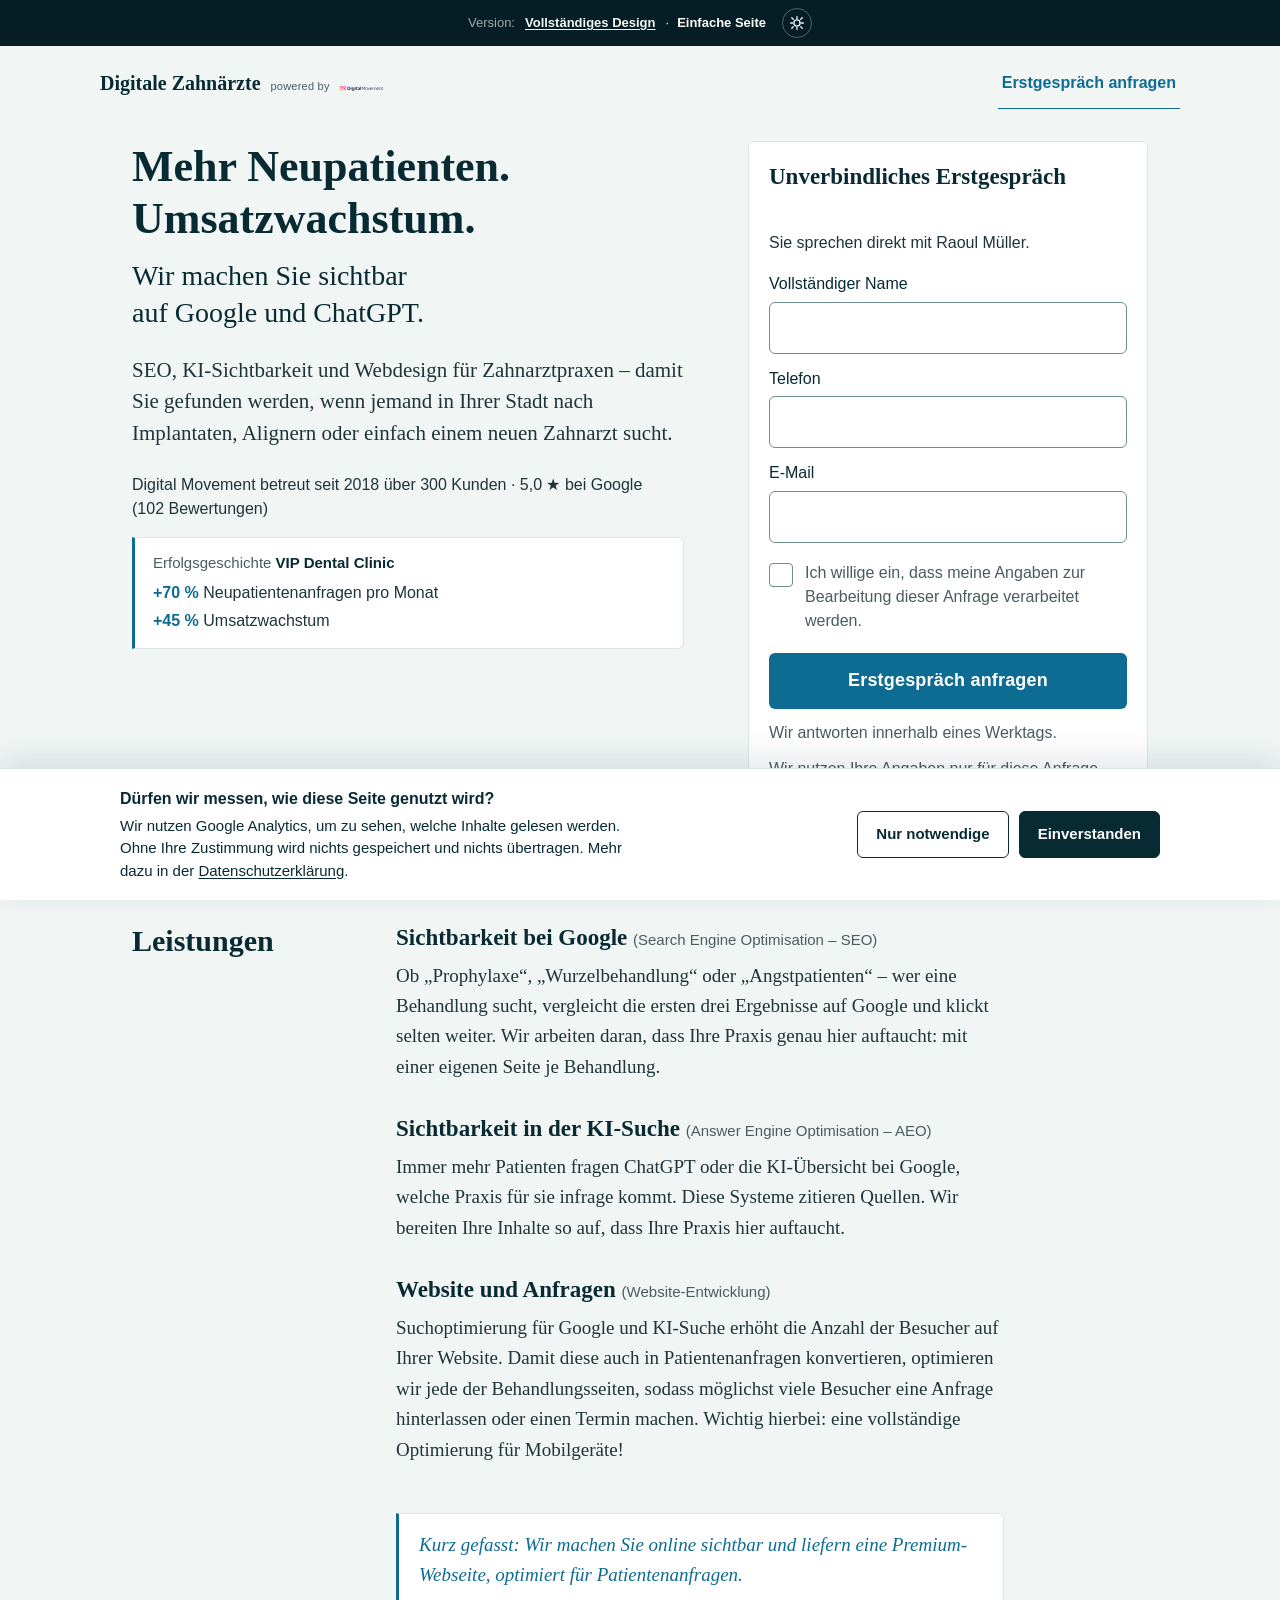
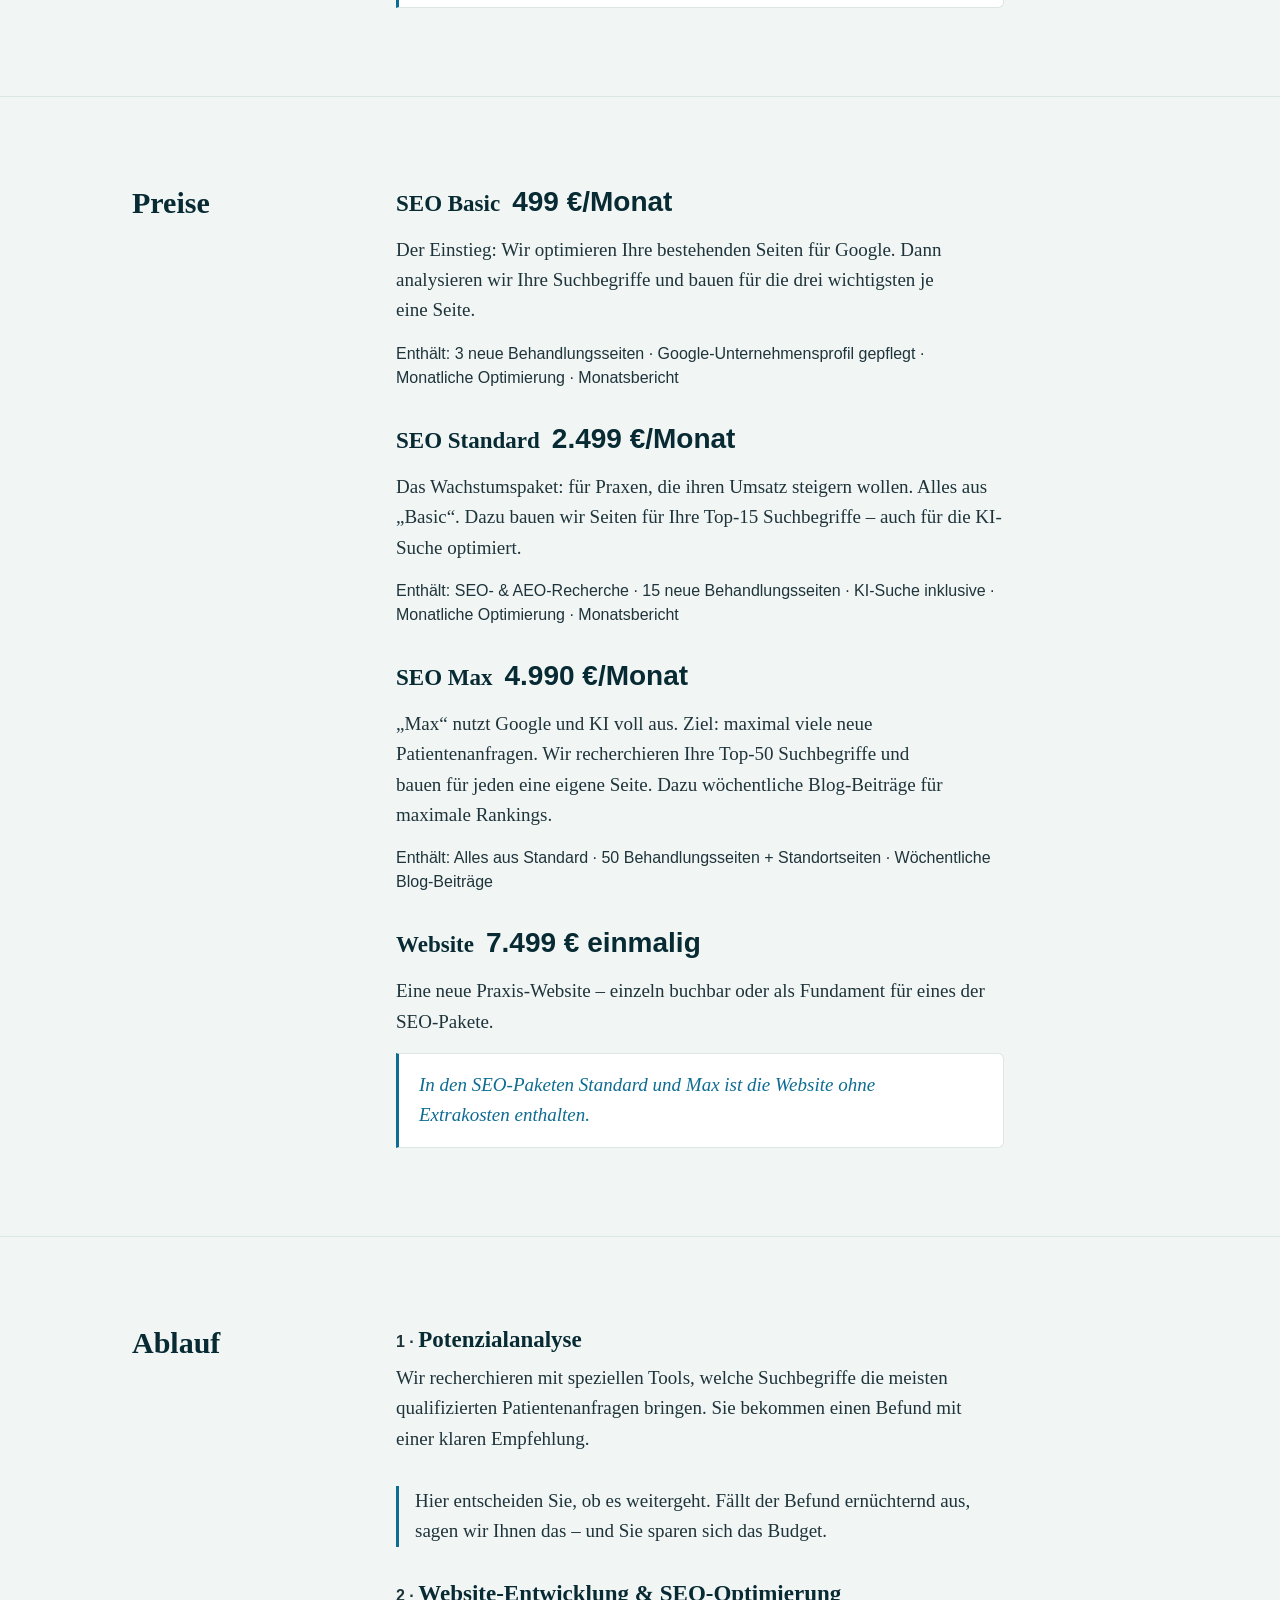
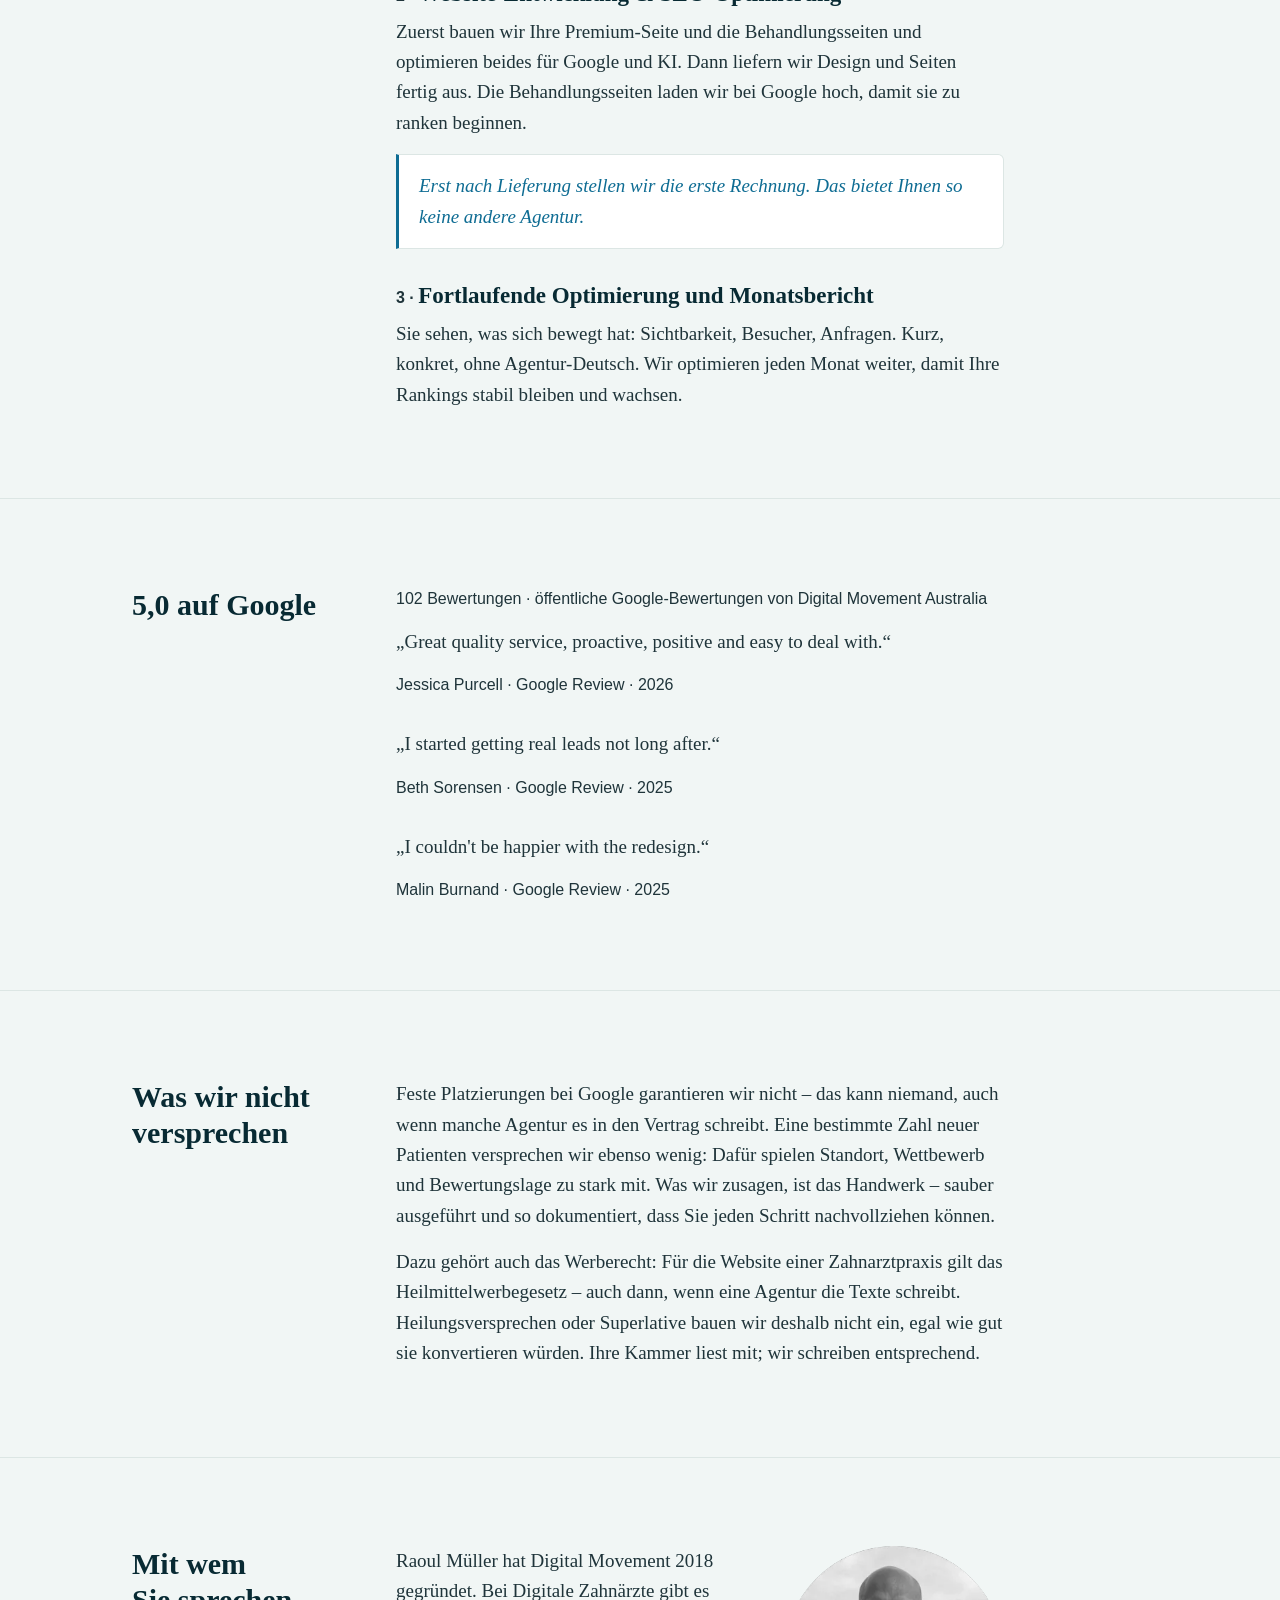
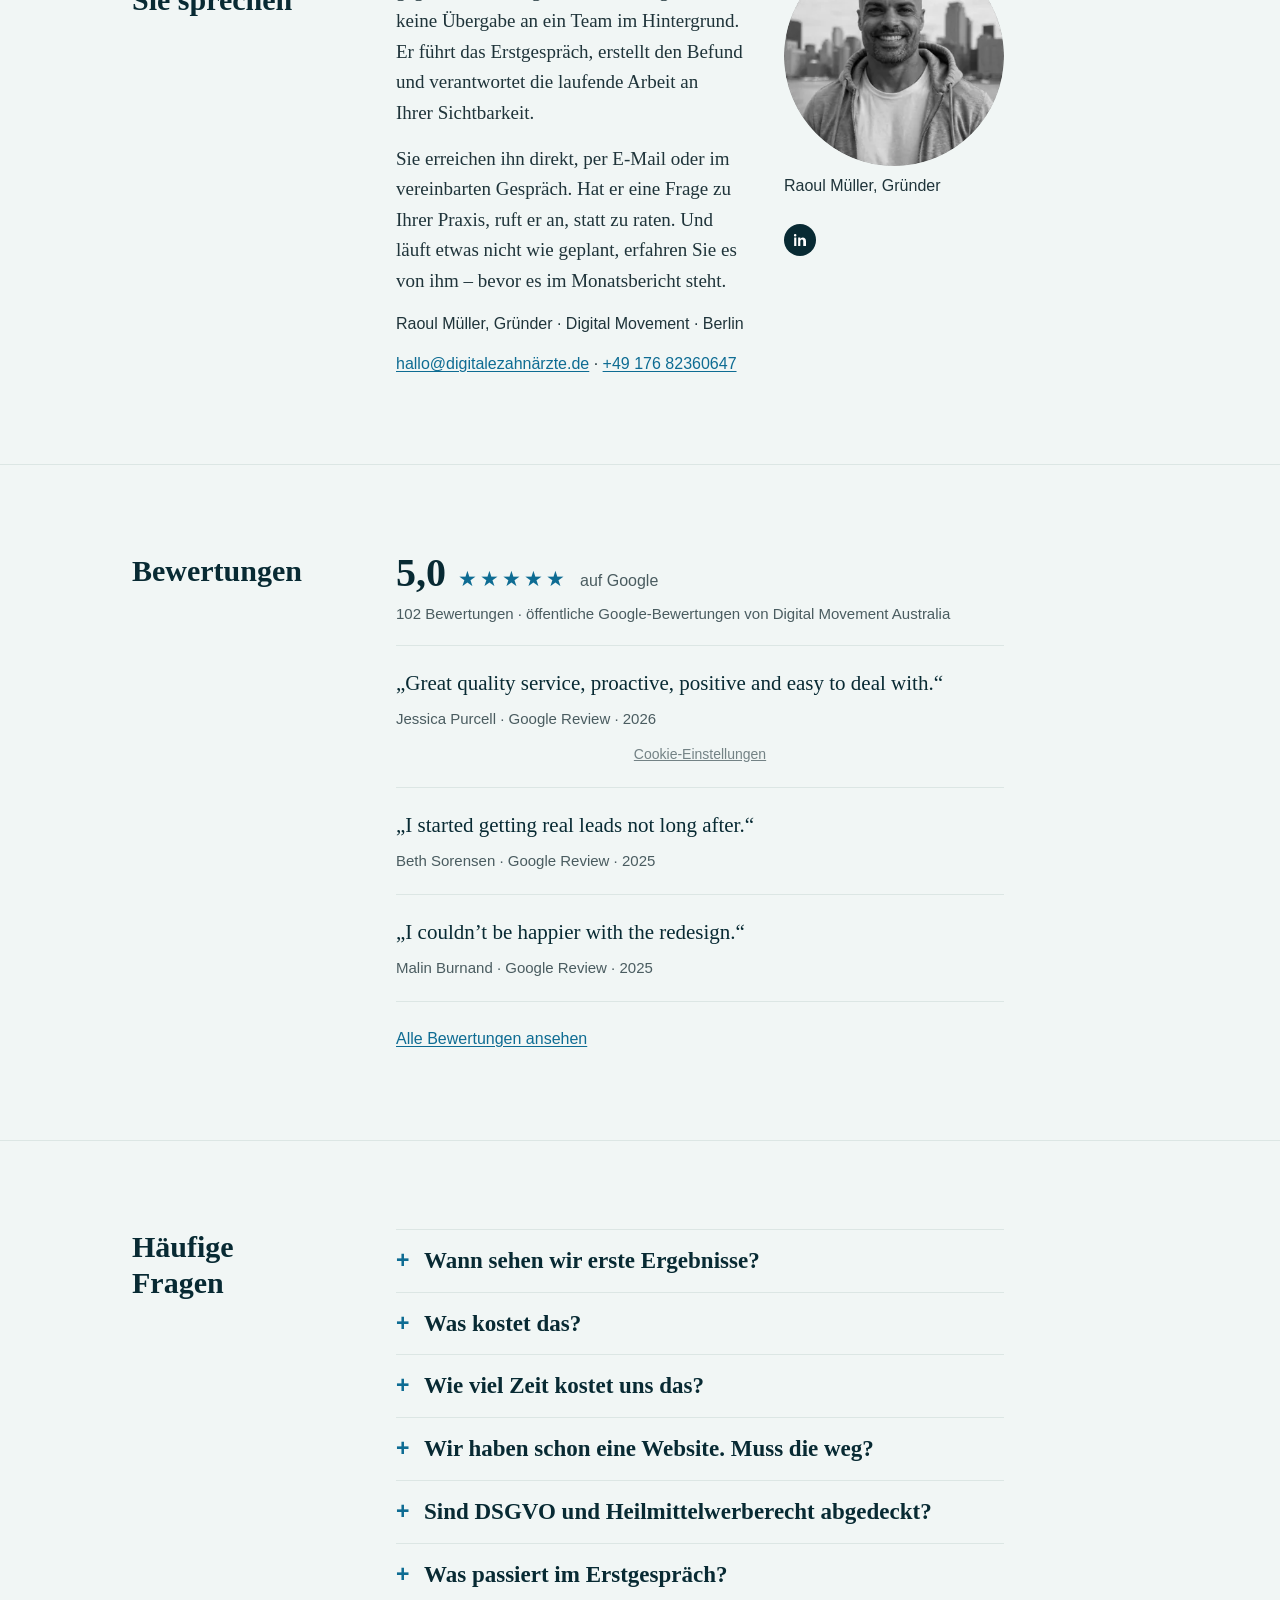
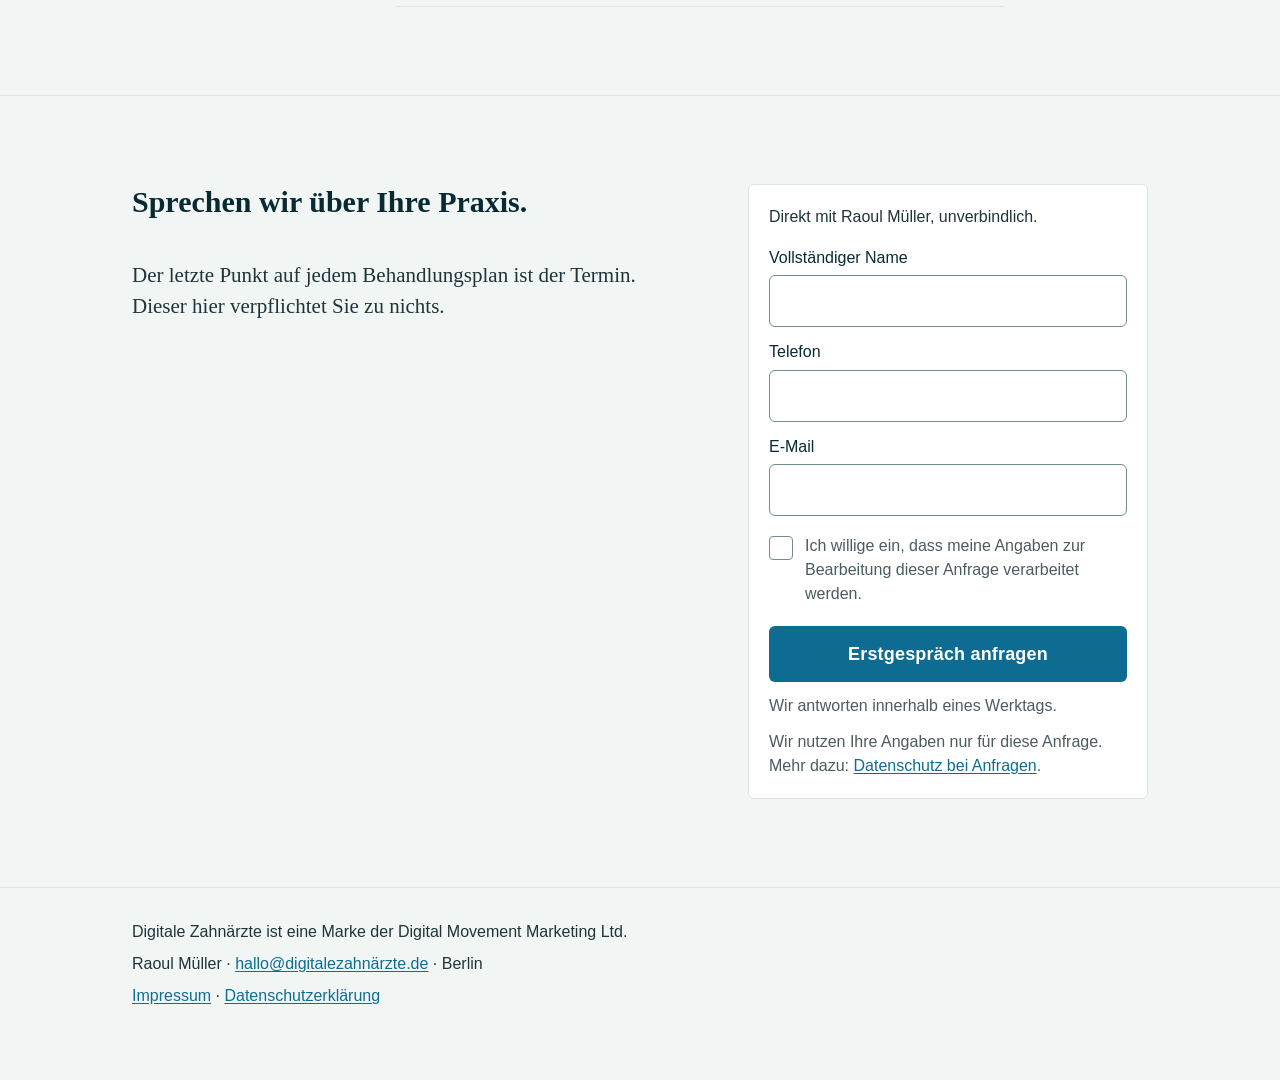
<file: einfache-seite/index.html>
<!doctype html>
<html lang="de">
<head>
<meta charset="utf-8">
<meta name="viewport" content="width=device-width, initial-scale=1">
<meta name="robots" content="noindex,follow">
<script>
/* Gleicher Mechanismus wie auf der Hauptversion (selber localStorage-Key),
   damit die Theme-Wahl seitenübergreifend erhalten bleibt. Läuft vor dem
   ersten Rendern. Eine gespeicherte manuelle Wahl gewinnt immer; sonst
   startet die Seite immer im Hellmodus. */
(function () {
  var KEY = "dm-dental-theme";
  var saved = null;
  try { saved = localStorage.getItem(KEY); } catch (e) {}
  document.documentElement.setAttribute("data-theme", saved === "dark" ? "dark" : "light");
  /* Wenn diese Seite innerhalb der Hauptversion eingebettet ist (gleicher
     Ursprung, ein <iframe>), übernimmt deren Leiste Version- und
     Theme-Umschaltung — die eigene Leiste hier würde doppelt erscheinen. */
  try {
    if (window.self !== window.top) document.documentElement.classList.add("eingebettet");
  } catch (e) {}
})();
</script>
<!-- Consent Mode v2 + GA4-Loader, geteilt von allen Seiten. Laedt gtag.js
     erst nach Einwilligung; ohne Einwilligung geht nichts an Google. -->
<script src="/assets/js/dm-consent.js"></script>
<script src="/assets/js/dm-tracking.js" defer></script>
<meta name="dm-lead-endpoint" content="https://leads.digitalmovement.uk/">
<title>Digitale Zahnärzte — SEO, KI-Sichtbarkeit & Webdesign für Zahnarztpraxen</title>
<link rel="icon" type="image/svg+xml" href="data:image/svg+xml,%3Csvg xmlns='http://www.w3.org/2000/svg' viewBox='0 0 64 64'%3E%3Crect width='64' height='64' rx='10' fill='%23F1F6F5'/%3E%3Crect x='2' y='2' width='60' height='60' rx='8' fill='none' stroke='%230E6C93' stroke-width='2'/%3E%3Ctext x='32' y='42' font-family='Georgia,Cambria,serif' font-size='28' font-weight='700' fill='%23082A33' text-anchor='middle'%3EDZ%3C/text%3E%3C/svg%3E">
<meta name="description" content="SEO, KI-Sichtbarkeit und Webdesign für Zahnarztpraxen. Unverbindliches Erstgespräch mit Gründer Raoul Müller.">
<meta property="og:type" content="website">
<meta property="og:title" content="Digitale Zahnärzte — Der Behandlungsplan für Ihre Praxis-Sichtbarkeit">
<meta property="og:description" content="SEO, KI-Sichtbarkeit und Webdesign für Zahnarztpraxen. Unverbindliches Erstgespräch mit Gründer Raoul Müller.">
<style>
/* ============================================================
   DER BEHANDLUNGSPLAN — Produktion
   Konzept, Farben, Typo, Copy: Fable 5
   Layout, Umsetzung, Kritik: Opus 5
   Befund · Plan · Kosten · Termin
   ============================================================ */

:root{
  /* Farben von digitalezahnärzte.de (Live-Site, Hellmodus) übernommen — Typo/Layout unverändert */
  --papier:#F1F6F5;
  --weiss:#FFFFFF;
  --linie:#DCE6E4;
  --rand:#6E8E8B;      /* nur Rahmen — 3,56:1 auf Weiß, erfüllt 1.4.11 */
  --rand-text:#4A5C60; /* Live-Site: gedämpfte Nav-/Meta-Farbe — 6,4:1 auf Papier */
  --text:#1F343A;      /* 12,0:1 auf Papier */
  --tinte:#082A33;      /* Live-Site: Haupt-Textfarbe — 13,9:1 auf Papier */
  --blau:#0E6C93;      /* Live-Site: Gradient-Start (Blau) — 5,4:1 auf Papier */
  --blau-tief:#0B5F58; /* Live-Site: Gradient-Ende (Tanne) */

  --serif:Charter,"Bitstream Charter","Sitka Text",Cambria,Georgia,serif;
  --sans:-apple-system,"Segoe UI",Roboto,"Helvetica Neue",Arial,sans-serif;

  --mass:38rem;
  --container:1080px;
}

/* Dunkelmodus — gleiche Logik wie die Live-Site: Papier und Tinte tauschen
   die Rollen, die Akzentfarbe bleibt dieselbe Markenfamilie (hier: das
   helle Türkis aus der Live-Site-Palette, da das ursprüngliche Blau auf
   dunklem Grund zu wenig Kontrast hätte — 7,1:1 statt 2,6:1). */
:root[data-theme="dark"]{
  --papier:#082A33;
  --weiss:#0F3846;
  --linie:#1C4552;
  --rand:#3D6672;      /* nur Rahmen — 3,4:1 auf --weiss */
  --rand-text:#9FB8BB; /* = Live-Site Dunkelmodus --muted */
  --text:#D7E4E3;
  --tinte:#F1F6F5;      /* = Live-Site --paper */
  --blau:#22C3D6;      /* = Live-Site --pink (Akzent-Cyan) — 7,1:1 auf Papier */
  --blau-tief:#6FE0EE;
}

*,*::before,*::after{box-sizing:border-box}

html{-webkit-text-size-adjust:100%;scroll-behavior:smooth}

@media (prefers-reduced-motion: reduce){
  *,*::before,*::after{
    animation-duration:.01ms !important; animation-iteration-count:1 !important;
    transition-duration:.01ms !important; scroll-behavior:auto !important;
  }
}

body{
  margin:0;
  background:var(--papier);
  color:var(--text);
  font-family:var(--serif);
  font-size:19px;
  line-height:1.6;
  hyphens:auto;
  -webkit-hyphens:auto;
  hyphenate-limit-chars:6 3 3;
  overflow-wrap:break-word;
}

/* ---------- Grundtypografie ---------- */

h1,h2,h3{
  color:var(--tinte);
  font-weight:700;
  margin:0;
}
h1{font-size:44px;line-height:1.2}
h2{font-size:30px;line-height:1.2}
h3{font-size:23px;line-height:1.3}

/* Überschriften und Auszeichnungen nie trennen — ein getrenntes
   H1 liest sich wie ein Fehler, nicht wie Typografie. */
h1,h2,h3,summary,.lead,.preis,a{
  hyphens:manual;
  -webkit-hyphens:manual;
}
h1,h2{text-wrap:balance}
p{text-wrap:pretty}

p{margin:0 0 16px}
p:last-child{margin-bottom:0}

strong{color:var(--tinte);font-weight:700}

.nb{hyphens:manual;-webkit-hyphens:manual}

/* ---------- Dienstleiste (Version- und Theme-Umschalter) ----------
   Gleiche Steuerelemente wie auf der Live-Version (Version-Umschalter +
   Theme-Umschalter), im eigenen Papier/Tinte-Stil dieser Seite. */
.dienstleiste{
  position:sticky;
  top:0;
  z-index:50;
  display:flex;
  align-items:center;
  justify-content:center;
  gap:16px;
  flex-wrap:wrap;
  padding:8px 16px;
  background:#051D24;
  font-family:var(--sans);
  font-size:13px;
  line-height:1.4;
}
/* Eingebettet in die Hauptversion: deren Leiste steuert bereits Version
   und Theme — diese hier bliebe sonst doppelt. */
html.eingebettet .dienstleiste{display:none}
.dienstleiste__version{
  display:flex;
  align-items:center;
  gap:8px;
  flex-wrap:wrap;
  justify-content:center;
  color:#F1F6F5;
}
.dienstleiste__version .label{opacity:.65}
.dienstleiste__version strong{color:#fff;font-weight:700}
.dienstleiste__version a{
  color:#F1F6F5;
  font-weight:600;
  text-decoration:underline;
  text-underline-offset:2px;
  padding:4px 2px;
}
.dienstleiste__version a:hover{color:#fff}
.dienstleiste__theme{
  display:grid;
  flex:0 0 auto;
  width:30px;
  height:30px;
  place-items:center;
  border:1px solid rgba(241,246,245,.32);
  border-radius:999px;
  background:transparent;
  color:#F1F6F5;
  cursor:pointer;
  transition:border-color 150ms ease;
}
.dienstleiste__theme:hover{border-color:#fff}
.theme-icon{display:none}
:root[data-theme="light"] .theme-icon--sun{display:block}
:root[data-theme="dark"] .theme-icon--moon{display:block}

.logo-swap{display:contents}
.logo-swap img[data-logo]{display:none}
:root[data-theme="light"] .logo-swap img[data-logo="light"]{display:block}
:root[data-theme="dark"] .logo-swap img[data-logo="dark"]{display:block}

a{
  color:var(--blau);
  text-decoration:underline;
  text-underline-offset:2px;
}
a:hover{color:var(--blau-tief)}

:focus-visible{
  outline:2px solid var(--blau);
  outline-offset:2px;
}

.klein{
  font-family:var(--sans);
  font-size:16px;
  line-height:1.5;
}

/* ---------- Gerüst ---------- */

.huelle{
  max-width:var(--container);
  margin:0 auto;
  padding:0 32px;
}

.mass{max-width:var(--mass)}

section{
  border-top:1px solid var(--linie);
  padding:88px 0;
}

h2 + *{margin-top:40px}

/* ---------- Kopf ---------- */

.kopf{
  padding:12px 0;
  display:flex;
  flex-wrap:wrap;
  align-items:center;
  justify-content:space-between;
  gap:8px 24px;
}
.marke{
  display:flex;
  align-items:baseline;
  flex-wrap:wrap;
  gap:10px;
  min-width:0;
}
.wortmarke{
  font-size:20px;
  font-weight:700;
  color:var(--tinte);
  hyphens:manual;
  -webkit-hyphens:manual;
}
.powered-by{
  font-family:var(--sans);
  font-size:11px;
  letter-spacing:.02em;
  color:var(--rand-text);
  display:inline-flex;
  align-items:center;
  gap:6px;
}
.powered-by img{height:11px;width:auto;display:block;position:relative;top:1px}
.kopf-cta{
  font-family:var(--sans);
  font-size:16px;
  font-weight:600;
  color:var(--blau);
  text-decoration:none;
  display:inline-block;
  padding:12px 4px;
  border-bottom:1px solid currentColor;
  white-space:nowrap;
}
.kopf-cta:hover{color:var(--blau-tief)}

/* ---------- Hero ---------- */

.hero{border-top:0;padding-top:20px;padding-bottom:8px}

.hero-raster{
  display:grid;
  grid-template-columns:1fr 400px;
  gap:64px;
  align-items:start;
}

.hero h1{margin-bottom:24px}

/* Zweite H1-Zeile — gehört zur Ueberschrift (gleiche Tinte), tritt aber
   über das Gewicht zurück, damit die Hierarchie in drei Stufen liest. */
.h1-zusatz{
  display:block;
  margin-top:12px;
  font-size:28px;
  font-weight:400;
  line-height:1.3;
}

.lead{
  font-size:21px;
  line-height:1.5;
  margin-bottom:24px;
}

.beleg{
  font-family:var(--sans);
  font-size:16px;
  line-height:1.5;
  margin-bottom:16px;
}

/* Erfolgsgeschichte — ein belegter Fall aus den 300 Kunden, im
   gleichen Akzent-Panel wie das Fazit der Leistungen. */
.erfolg{
  padding:14px 18px;
  background:var(--weiss);
  border:1px solid var(--linie);
  border-left:3px solid var(--blau);
  border-radius:0 6px 6px 0;
  font-family:var(--sans);
}
.erfolg-kopf{
  font-size:15px;
  line-height:1.4;
  color:var(--rand-text);
  margin:0 0 6px;
}
.erfolg-kopf strong{color:var(--tinte)}
.erfolg-zahlen{
  font-size:16px;
  line-height:1.7;
  margin:0;
}
.erfolg-zahlen strong{
  color:var(--blau);
  font-variant-numeric:tabular-nums;
}

/* ---------- Formular ---------- */

.karte{
  background:var(--weiss);
  border:1px solid var(--linie);
  border-radius:6px;
  padding:20px;
}

.karte-titel{
  font-size:23px;
  line-height:1.3;
  font-weight:700;
  color:var(--tinte);
  margin:0 0 8px;
}
.karte-intro{
  font-family:var(--sans);
  font-size:16px;
  line-height:1.5;
  margin-bottom:18px;
}

.feld{margin-bottom:14px}

label{
  display:block;
  font-family:var(--sans);
  font-size:16px;
  font-weight:400;      /* niemals fett — Penzo: 50 ms vs. 80 ms */
  line-height:1.4;
  color:var(--tinte);
  margin-bottom:6px;
}

input,textarea{
  appearance:none;
  -webkit-appearance:none;
  display:block;
  width:100%;
  height:52px;
  padding:0 14px;
  font-family:var(--sans);
  font-size:17px;       /* ≥16px, sonst zoomt iOS Safari */
  line-height:1.4;
  color:var(--tinte);
  background:var(--weiss);
  border:1px solid var(--rand);
  border-radius:6px;
}
textarea{
  height:auto;
  padding:12px 14px;
  resize:vertical;
}
input:focus-visible,textarea:focus-visible{
  border-color:var(--blau);
  outline:2px solid var(--blau);
  outline-offset:2px;
}

.knopf{
  display:block;
  width:100%;
  height:56px;
  font-family:var(--sans);
  font-size:18px;
  font-weight:600;
  letter-spacing:.01em;
  color:var(--weiss);
  background:var(--blau);
  border:0;
  border-radius:6px;
  cursor:pointer;
  transition:background .15s ease;
}
.knopf:hover{background:var(--blau-tief)}
.knopf:focus-visible{outline-color:var(--tinte)}

.helfer,.dsgvo{
  font-family:var(--sans);
  font-size:16px;
  line-height:1.5;
  margin:12px 0 0;
  color:var(--rand-text);
}

/* ---------- Einwilligung ---------- */

.einwilligung{
  display:flex;
  align-items:flex-start;
  gap:12px;
  margin:18px 0 20px;
}
.einwilligung input[type=checkbox]{
  appearance:none;
  -webkit-appearance:none;
  flex:0 0 auto;
  width:24px;
  height:24px;
  margin:2px 0 0;
  padding:0;
  background:var(--weiss);
  border:1px solid var(--rand);   /* ≥3:1 — WCAG 1.4.11 */
  border-radius:4px;
  cursor:pointer;
}
.einwilligung input[type=checkbox]:checked{
  background:var(--blau) url("data:image/svg+xml,%3Csvg xmlns='http://www.w3.org/2000/svg' viewBox='0 0 16 16'%3E%3Cpath fill='none' stroke='%23fff' stroke-width='2.4' stroke-linecap='round' stroke-linejoin='round' d='M3.5 8.4l3 3 6-6.4'/%3E%3C/svg%3E") center no-repeat;
  border-color:var(--blau);
}
.einwilligung label{
  margin:0;
  font-size:16px;
  line-height:1.5;
  color:var(--rand-text);
  cursor:pointer;
}

/* Honigtopf — Spamschutz ohne Drittanbieter-Request.
   Kein reCAPTCHA: das setzt Einwilligung nach §25 TDDDG voraus
   und stellt damit ein Cookie-Banner vor das eigene Formular. */
.honigtopf{
  position:absolute;
  left:-9999px;
  width:1px;
  height:1px;
  overflow:hidden;
}

/* ---------- Listenblöcke ---------- */

.block + .block{margin-top:32px}
.block h3{margin-bottom:8px}

/* Englischer Fachbegriff hinter der Überschrift — tritt zurück, damit
   der deutsche Teil zuerst gelesen wird. */
.h3-zusatz{
  font-family:var(--sans);
  font-size:15px;
  font-weight:400;
  line-height:1.4;
  color:var(--rand-text);
  white-space:nowrap;
}

/* Farblich abgesetzte Kästen: Kurzfassung der Leistungen (.fazit)
   und Hinweise im Fließtext (.hinweis). Gleiche Optik, anderer Abstand. */
.fazit,.hinweis{
  padding:16px 20px;
  background:var(--weiss);
  border:1px solid var(--linie);
  border-left:3px solid var(--blau);
  border-radius:0 6px 6px 0;
  color:var(--blau);
  font-style:italic;
  hyphens:manual;
  -webkit-hyphens:manual;
  text-wrap:pretty;
}
/* Deutlich mehr Luft als die 32px zwischen den Blöcken — das Fazit
   fasst zusammen, es ist kein weiterer Block. */
.fazit{margin-top:48px}
.hinweis{margin-top:16px}

.schritt-nr{
  font-family:var(--sans);
  font-size:16px;
  font-weight:600;
  color:var(--text);
}

/* Entscheidungspunkt — der einzige nicht-klickbare blaue Akzent */
.entscheidung{
  border-left:3px solid var(--blau);
  padding-left:16px;
  margin:32px 0;
}

/* ---------- Preise ---------- */

.preis-kopf{
  display:flex;
  align-items:baseline;
  flex-wrap:wrap;
  gap:12px;
  margin-bottom:8px;
}
.preis{
  font-family:var(--sans);
  font-size:28px;
  font-weight:600;
  line-height:1.2;
  color:var(--tinte);
  font-variant-numeric:tabular-nums;
}
.umfang{
  font-family:var(--sans);
  font-size:16px;
  line-height:1.5;
  margin-top:8px;
}
/* ---------- Gründer ---------- */

.gruender{
  display:grid;
  grid-template-columns:1fr 220px;
  gap:32px;
  align-items:start;
  max-width:var(--mass);
}
/* Foto steht rechts, der Text links — die Reihenfolge im Quelltext bleibt
   Foto zuerst, damit es auf dem Handy oben steht. */
.gruender-foto{grid-column:2;grid-row:1}
.gruender-text{grid-column:1;grid-row:1}

.linkedin-link{
  display:inline-flex;
  align-items:center;
  justify-content:center;
  width:32px;
  height:32px;
  margin-top:10px;
  border-radius:50%;
  background:var(--tinte);
  color:var(--weiss);
  text-decoration:none;
}
.linkedin-link svg{width:16px;height:16px;fill:currentColor}
/* Nur die Flaeche wechselt — das Icon bleibt --weiss, damit der Kontrast
   in beiden Themes stimmt. */
.linkedin-link:hover{background:var(--blau);color:var(--weiss)}
/* Rundes Portrait — das Bild bringt seinen eigenen freigestellten Kreis
   mit (transparentes PNG/WebP), deshalb hier kein Rahmen und kein
   Hintergrund: die Ecken sollen nichts zeigen, in beiden Themes. */
.portrait{
  width:220px;
  height:220px;
  border-radius:50%;
  overflow:hidden;
}
.portrait img{
  display:block;
  width:100%;
  height:100%;
  object-fit:cover;
}
.bildunterschrift,.kontaktzeile{
  font-family:var(--sans);
  font-size:16px;
  line-height:1.5;
}
.bildunterschrift{margin-top:8px}
.kontaktzeile{margin-top:16px}

/* ---------- Bewertungen ---------- */

.bewertung-kopf{
  padding-bottom:20px;
  border-bottom:1px solid var(--linie);
}
.note{
  display:flex;
  align-items:baseline;
  flex-wrap:wrap;
  gap:4px 12px;
  margin:0 0 6px;
}
.note-zahl{
  font-size:40px;
  font-weight:700;
  line-height:1;
  color:var(--tinte);
  font-variant-numeric:tabular-nums;
}
.sterne{
  color:var(--blau);
  font-size:21px;
  letter-spacing:3px;
}
.note-text{
  font-family:var(--sans);
  font-size:16px;
  color:var(--rand-text);
}
.bewertung-meta{
  font-family:var(--sans);
  font-size:15px;
  line-height:1.5;
  color:var(--rand-text);
  margin:0;
}

/* Eine Stimme pro Zeile, getrennt durch dieselbe Haarlinie wie im FAQ —
   kein Kartenraster, das drei Zitate in 38rem zusammenquetschen wuerde. */
.stimme{
  margin:0;
  padding:22px 0;
  border-bottom:1px solid var(--linie);
}
.stimme p{
  font-size:21px;
  line-height:1.5;
  color:var(--tinte);
  margin:0 0 8px;
}
.stimme footer{
  font-family:var(--sans);
  font-size:15px;
  line-height:1.5;
  color:var(--rand-text);
}

.bewertung-link{
  font-family:var(--sans);
  font-size:16px;
  margin-top:24px;
}

/* ---------- FAQ ---------- */

details{border-bottom:1px solid var(--linie)}
details:first-of-type{border-top:1px solid var(--linie)}

summary{
  font-size:23px;
  font-weight:700;
  line-height:1.3;
  color:var(--tinte);
  padding:16px 0;
  cursor:pointer;
  list-style:none;
  display:flex;
  gap:12px;
}
summary::-webkit-details-marker{display:none}
summary::before{
  content:"+";
  color:var(--blau);
  font-family:var(--sans);
  font-weight:600;
  flex:0 0 16px;
}
details[open] summary::before{content:"–"}

details > p{padding:0 0 16px 28px;margin:0}

/* ---------- Fuß ---------- */

.fuss{
  border-top:1px solid var(--linie);
  padding:32px 0 64px;
  font-family:var(--sans);
  font-size:16px;
  line-height:1.5;
}
.fuss p{margin:0 0 8px}

/* ============================================================
   DESKTOP-SCHIENE ab 1024px
   Ein Behandlungs- und Kostenplan IST ein zweispaltiges,
   liniertes Dokument. Die linke Schiene gibt dem Auge einen
   wiederkehrenden Anker und füllt das Blatt.
   ============================================================ */

/* Rückmeldung der Anfrageformulare — Fehler sichtbar machen, ohne die
   Farbe als einziges Signal zu nutzen (Text steht immer dabei). */
.hat-fehler input,
.einwilligung.hat-fehler input[type=checkbox]{border-color:#b3261e;border-width:2px}
.hat-fehler label{color:#b3261e}
[data-theme="dark"] .hat-fehler input,
[data-theme="dark"] .einwilligung.hat-fehler input[type=checkbox]{border-color:#ffb4ab}
[data-theme="dark"] .hat-fehler label{color:#ffb4ab}
.formular-hinweis{
  margin:0 0 14px;
  font-family:var(--sans);
  font-size:16px;
  line-height:1.5;
  color:#b3261e;
}
[data-theme="dark"] .formular-hinweis{color:#ffb4ab}

@media (min-width:1024px){
  section:not(.hero):not(.abschluss) > .huelle{
    display:grid;
    grid-template-columns:200px minmax(0,1fr);
    gap:64px;
    align-items:start;
  }
  section:not(.hero):not(.abschluss) > .huelle > h2{grid-column:1;margin-top:0}
  section:not(.hero):not(.abschluss) > .huelle > *:not(h2){grid-column:2;margin-top:0}
}

/* ============================================================
   TABLET
   ============================================================ */

@media (max-width:1023px){
  h1{font-size:36px}
  .hero-raster{grid-template-columns:1fr;gap:40px}
  .gruender{grid-template-columns:1fr;gap:24px}
  /* Einspaltig: Quelltextreihenfolge gilt wieder, Foto also oben. */
  .gruender-foto,.gruender-text{grid-column:1}
  .gruender-foto{grid-row:auto}
  .gruender-text{grid-row:auto}
}

/* ============================================================
   MOBIL — muss zuletzt stehen, sonst gewinnt die Quellreihenfolge
   Typskala/Abstände/Buttongrößen: bizee.com-Konvention
   ============================================================ */

@media (max-width:759px){

  body{font-size:18px}

  .huelle{padding:0 20px}

  section{padding:56px 0}

  .block + .block{margin-top:22px}
  .entscheidung{margin:22px 0}
  .gruender{gap:16px}

  .kopf{padding:14px 0}
  .wortmarke{font-size:18px}
  .kopf-cta{font-size:15px}

  h1{font-size:40px;line-height:1.15;text-align:left}
  .h1-zusatz{font-size:22px;line-height:1.35;margin-top:10px}
  h2{font-size:28px;text-align:center}
  h3,.karte-titel{font-size:22px}
  .note-zahl{font-size:34px}
  .stimme p{font-size:19px}
  .bewertung-kopf,.stimme,.bewertung-link{text-align:left}
  .h3-zusatz{font-size:14px;display:block;margin-top:2px}
  .fazit,.hinweis{padding:14px 16px;text-align:left}
  summary{font-size:21px}

  .lead{font-size:18px;text-align:left}

  h2 + *{margin-top:22px}

  .hero{padding-top:24px;padding-bottom:56px}

  .beleg,.erfolg{text-align:left}
  .erfolg{padding:14px 16px}

  .karte-titel,.karte-intro{text-align:left}

  .knopf{height:56px;font-size:16px}

  .portrait{width:200px;height:200px;margin:0 auto}
  .gruender{text-align:left}
  .gruender-foto{text-align:center}
  .bildunterschrift{text-align:center}

  .karte{padding:20px}

  /* Sektionsüberschriften + Intros zentriert, Fließtext/Karten/Listen linksbündig — bizee-Muster */
  section:not(.hero) > .huelle > h2{text-align:center}
}
</style>
</head>
<body>

<div class="dienstleiste" role="note">
  <div class="dienstleiste__version">
    <span class="label">Version:</span>
    <a href="/">Vollständiges Design</a>
    <span aria-hidden="true">·</span>
    <strong>Einfache Seite</strong>
  </div>
  <button type="button" class="dienstleiste__theme" data-theme-toggle aria-pressed="false" aria-label="Dunkles Design einschalten">
    <svg class="theme-icon theme-icon--sun" aria-hidden="true" viewBox="0 0 24 24" width="16" height="16" fill="none"><circle cx="12" cy="12" r="4.6" stroke="currentColor" stroke-width="2"/><path d="M12 2.5v3M12 18.5v3M4.2 4.2l2.1 2.1M17.7 17.7l2.1 2.1M2.5 12h3M18.5 12h3M4.2 19.8l2.1-2.1M17.7 6.3l2.1-2.1" stroke="currentColor" stroke-width="2" stroke-linecap="round"/></svg>
    <svg class="theme-icon theme-icon--moon" aria-hidden="true" viewBox="0 0 24 24" width="16" height="16" fill="none"><path d="M20 14.5A8.5 8.5 0 1 1 9.5 4a6.8 6.8 0 0 0 10.5 10.5Z" stroke="currentColor" stroke-width="2" stroke-linejoin="round"/></svg>
  </button>
</div>

<header class="kopf huelle">
  <div class="marke">
    <span class="wortmarke">Digitale Zahnärzte</span>
    <span class="powered-by">powered by
      <span class="logo-swap">
        <img data-logo="light" src="assets/logo-digital-movement.svg" alt="Digital Movement" width="66" height="14">
        <img data-logo="dark" src="assets/logo-digital-movement-negative.svg" alt="Digital Movement" width="66" height="14">
      </span>
    </span>
  </div>
  <a class="kopf-cta" href="#erstgespraech">Erstgespräch anfragen</a>
</header>

<main>

<!-- ===================== HERO ===================== -->
<section class="hero">
  <div class="huelle">
    <div class="hero-raster">

      <div>
        <h1>Mehr Neupatienten. Umsatzwachstum.<span class="h1-zusatz">Wir machen Sie sichtbar auf Google und ChatGPT.</span></h1>
        <p class="lead mass">SEO, KI-Sichtbarkeit und Webdesign für Zahnarztpraxen – damit Sie gefunden werden, wenn jemand in Ihrer Stadt nach Implantaten, Alignern oder einfach einem neuen Zahnarzt sucht.</p>
        <p class="beleg">Digital Movement betreut seit 2018 über 300 Kunden · 5,0 ★ bei Google (102 Bewertungen)</p>

        <div class="erfolg">
          <p class="erfolg-kopf">Erfolgsgeschichte <strong>VIP Dental Clinic</strong></p>
          <p class="erfolg-zahlen"><strong>+70 %</strong> Neupatientenanfragen pro Monat<br><strong>+45 %</strong> Umsatzwachstum</p>
        </div>
      </div>

      <form class="karte" id="erstgespraech" novalidate onsubmit="event.preventDefault()">
        <h2 class="karte-titel">Unverbindliches Erstgespräch</h2>
        <p class="karte-intro">Sie sprechen direkt mit Raoul <span class="nb">Müller</span>.</p>

        <div class="feld">
          <label for="name-1">Vollständiger Name</label>
          <input id="name-1" name="name" type="text" autocomplete="name" autocapitalize="words" spellcheck="false" required>
        </div>
        <div class="feld">
          <label for="tel-1">Telefon</label>
          <input id="tel-1" name="tel" type="tel" autocomplete="tel" inputmode="tel" required>
        </div>
        <div class="feld">
          <label for="mail-1">E-Mail</label>
          <input id="mail-1" name="email" type="email" autocomplete="email" inputmode="email" autocapitalize="off" autocorrect="off" spellcheck="false" required>
        </div>

        <div class="honigtopf" aria-hidden="true">
          <label for="firma-1">Firma</label>
          <input id="firma-1" name="firma" type="text" tabindex="-1" autocomplete="off">
        </div>

        <div class="einwilligung">
          <input id="einwilligung-1" name="einwilligung" type="checkbox" required aria-describedby="datenschutz-1">
          <label for="einwilligung-1">Ich willige ein, dass meine Angaben zur Bearbeitung dieser Anfrage verarbeitet werden.</label>
        </div>

        <button class="knopf" type="submit">Erstgespräch anfragen</button>
        <p class="helfer">Wir antworten innerhalb eines Werktags.</p>
        <p class="dsgvo" id="datenschutz-1">Wir nutzen Ihre Angaben nur für diese Anfrage. Mehr dazu: <a href="datenschutz-anfrage.html">Datenschutz bei Anfragen</a>.</p>
      </form>

    </div>
  </div>
</section>

<!-- ===================== LEISTUNGEN ===================== -->
<section>
  <div class="huelle">
    <h2>Leistungen</h2>
    <div class="mass">

      <div class="block">
        <h3>Sichtbarkeit bei Google <span class="h3-zusatz">(Search Engine Optimisation – SEO)</span></h3>
        <p>Ob „Prophylaxe“, „Wurzelbehandlung“ oder „Angstpatienten“ – wer eine Behandlung sucht, vergleicht die ersten drei Ergebnisse auf Google und klickt selten weiter. Wir arbeiten daran, dass Ihre Praxis genau hier auftaucht: mit einer eigenen Seite je Behandlung.</p>
      </div>

      <div class="block">
        <h3>Sichtbarkeit in der KI-Suche <span class="h3-zusatz">(Answer Engine Optimisation – AEO)</span></h3>
        <p>Immer mehr Patienten fragen ChatGPT oder die KI-Übersicht bei Google, welche Praxis für sie infrage kommt. Diese Systeme zitieren Quellen. Wir bereiten Ihre Inhalte so auf, dass Ihre Praxis hier auftaucht.</p>
      </div>

      <div class="block">
        <h3>Website und Anfragen <span class="h3-zusatz">(Website-Entwicklung)</span></h3>
        <p>Suchoptimierung für Google und KI-Suche erhöht die Anzahl der Besucher auf Ihrer Website. Damit diese auch in Patientenanfragen konvertieren, optimieren wir jede der Behandlungsseiten, sodass möglichst viele Besucher eine Anfrage hinterlassen oder einen Termin machen. Wichtig hierbei: eine vollständige Optimierung für Mobilgeräte!</p>
      </div>

      <p class="fazit">Kurz gefasst: Wir machen Sie online sichtbar und liefern eine Premium-Webseite, optimiert für Patientenanfragen.</p>

    </div>
  </div>
</section>

<!-- ===================== PREISE ===================== -->
<section>
  <div class="huelle">
    <h2>Preise</h2>
    <div class="mass">
      <div class="block">
        <div class="preis-kopf">
          <h3>SEO Basic</h3>
          <span class="preis">499 €/Monat</span>
        </div>
        <p>Der Einstieg: Wir optimieren Ihre bestehenden Seiten für Google. Dann analysieren wir Ihre Suchbegriffe und bauen für die drei wichtigsten je eine Seite.</p>
        <p class="umfang">Enthält: 3 neue Behandlungsseiten · Google-Unternehmensprofil gepflegt · Monatliche Optimierung · Monatsbericht</p>
      </div>

      <div class="block">
        <div class="preis-kopf">
          <h3>SEO Standard</h3>
          <span class="preis">2.499 €/Monat</span>
        </div>
        <p>Das Wachstumspaket: für Praxen, die ihren Umsatz steigern wollen. Alles aus „Basic“. Dazu bauen wir Seiten für Ihre Top-15 Suchbegriffe – auch für die KI-Suche optimiert.</p>
        <p class="umfang">Enthält: SEO- &amp; AEO-Recherche · 15 neue Behandlungsseiten · KI-Suche inklusive · Monatliche Optimierung · Monatsbericht</p>
      </div>

      <div class="block">
        <div class="preis-kopf">
          <h3>SEO Max</h3>
          <span class="preis">4.990 €/Monat</span>
        </div>
        <p>„Max“ nutzt Google und KI voll aus. Ziel: maximal viele neue Patientenanfragen. Wir recherchieren Ihre Top-50 Suchbegriffe und bauen für jeden eine eigene Seite. Dazu wöchentliche Blog-Beiträge für maximale Rankings.</p>
        <p class="umfang">Enthält: Alles aus Standard · 50 Behandlungsseiten + Standortseiten · Wöchentliche Blog-Beiträge</p>
      </div>

      <div class="block">
        <div class="preis-kopf">
          <h3>Website</h3>
          <span class="preis">7.499 € einmalig</span>
        </div>
        <p>Eine neue Praxis-Website – einzeln buchbar oder als Fundament für eines der SEO-Pakete.</p>
        <p class="hinweis">In den SEO-Paketen Standard und Max ist die Website ohne Extrakosten enthalten.</p>
      </div>
    </div>
  </div>
</section>

<!-- ===================== ABLAUF ===================== -->
<section>
  <div class="huelle">
    <h2>Ablauf</h2>
    <div class="mass">

      <div class="block">
        <h3><span class="schritt-nr">1 · </span>Potenzialanalyse</h3>
        <p>Wir recherchieren mit speziellen Tools, welche Suchbegriffe die meisten qualifizierten Patientenanfragen bringen. Sie bekommen einen Befund mit einer klaren Empfehlung.</p>
      </div>

      <div class="entscheidung">
        <p>Hier entscheiden Sie, ob es weitergeht. Fällt der Befund ernüchternd aus, sagen wir Ihnen das – und Sie sparen sich das Budget.</p>
      </div>

      <div class="block">
        <h3><span class="schritt-nr">2 · </span>Website-Entwicklung &amp; SEO-Optimierung</h3>
        <p>Zuerst bauen wir Ihre Premium-Seite und die Behandlungsseiten und optimieren beides für Google und KI. Dann liefern wir Design und Seiten fertig aus. Die Behandlungsseiten laden wir bei Google hoch, damit sie zu ranken beginnen.</p>
        <p class="hinweis">Erst nach Lieferung stellen wir die erste Rechnung. Das bietet Ihnen so keine andere Agentur.</p>
      </div>

      <div class="block">
        <h3><span class="schritt-nr">3 · </span>Fortlaufende Optimierung und Monatsbericht</h3>
        <p>Sie sehen, was sich bewegt hat: Sichtbarkeit, Besucher, Anfragen. Kurz, konkret, ohne Agentur-Deutsch. Wir optimieren jeden Monat weiter, damit Ihre Rankings stabil bleiben und wachsen.</p>
      </div>

    </div>
  </div>
</section>

<!-- ===================== BEWERTUNGEN ===================== -->
<section>
  <div class="huelle">
    <h2>5,0 auf Google</h2>
    <div class="mass">
      <p class="beleg">102 Bewertungen · öffentliche Google-Bewertungen von Digital Movement Australia</p>

      <div class="block">
        <p lang="en">„Great quality service, proactive, positive and easy to deal with.“</p>
        <p class="umfang">Jessica Purcell · Google Review · 2026</p>
      </div>

      <div class="block">
        <p lang="en">„I started getting real leads not long after.“</p>
        <p class="umfang">Beth Sorensen · Google Review · 2025</p>
      </div>

      <div class="block">
        <p lang="en">„I couldn't be happier with the redesign.“</p>
        <p class="umfang">Malin Burnand · Google Review · 2025</p>
      </div>
    </div>
  </div>
</section>

<!-- ===================== WAS WIR NICHT VERSPRECHEN ===================== -->
<section>
  <div class="huelle">
    <h2>Was wir nicht versprechen</h2>
    <div class="mass">
      <p>Feste Platzierungen bei Google garantieren wir nicht – das kann niemand, auch wenn manche Agentur es in den Vertrag schreibt. Eine bestimmte Zahl neuer Patienten versprechen wir ebenso wenig: Dafür spielen Standort, Wettbewerb und Bewertungslage zu stark mit. Was wir zusagen, ist das Handwerk – sauber ausgeführt und so dokumentiert, dass Sie jeden Schritt nachvollziehen können.</p>
      <p>Dazu gehört auch das Werberecht: Für die Website einer Zahnarztpraxis gilt das Heilmittelwerbegesetz – auch dann, wenn eine Agentur die Texte schreibt. Heilungsversprechen oder Superlative bauen wir deshalb nicht ein, egal wie gut sie konvertieren würden. Ihre Kammer liest mit; wir schreiben entsprechend.</p>
    </div>
  </div>
</section>

<!-- ===================== MIT WEM SIE SPRECHEN ===================== -->
<section>
  <div class="huelle">
    <h2>Mit wem Sie sprechen</h2>
    <div class="gruender">
      <div class="gruender-foto">
        <div class="portrait">
          <picture>
            <source srcset="assets/founder-raoul-round.webp" type="image/webp">
            <img src="assets/founder-raoul-round.png" alt="Raoul Müller, Gründer von Digitale Zahnärzte" width="220" height="220">
          </picture>
        </div>
        <p class="bildunterschrift">Raoul Müller, Gründer</p>
        <a class="linkedin-link" href="https://www.linkedin.com/in/raoulmueller/" target="_blank" rel="noopener" aria-label="Raoul Müller auf LinkedIn (öffnet in neuem Tab)"><svg viewBox="0 0 24 24" aria-hidden="true"><path d="M6.5 8.25H3.25V21H6.5V8.25ZM4.88 3A1.88 1.88 0 1 0 4.88 6.75 1.88 1.88 0 0 0 4.88 3ZM21 13.7c0-3.84-2.05-5.63-4.79-5.63-2.2 0-3.19 1.21-3.74 2.07V8.25H9.22V21h3.25v-6.31c0-1.66.31-3.27 2.37-3.27 2.03 0 2.05 1.9 2.05 3.38V21H21v-7.3Z"/></svg></a>
      </div>
      <div class="gruender-text">
        <p>Raoul <span class="nb">Müller</span> hat Digital Movement 2018 gegründet. Bei Digitale Zahnärzte gibt es keine Übergabe an ein Team im Hintergrund. Er führt das Erstgespräch, erstellt den Befund und verantwortet die laufende Arbeit an Ihrer Sichtbarkeit.</p>
        <p>Sie erreichen ihn direkt, per E-Mail oder im vereinbarten Gespräch. Hat er eine Frage zu Ihrer Praxis, ruft er an, statt zu raten. Und läuft etwas nicht wie geplant, erfahren Sie es von ihm – bevor es im Monatsbericht steht.</p>
        <p class="kontaktzeile">Raoul Müller, Gründer · Digital Movement · Berlin</p>
        <p class="kontaktzeile"><a href="mailto:hallo@digitalezahnärzte.de">hallo@digitalezahnärzte.de</a> · <a href="tel:+4917682360647">+49 176 82360647</a></p>
      </div>
    </div>
  </div>
</section>

<!-- ===================== BEWERTUNGEN ===================== -->
<section>
  <div class="huelle">
    <h2>Bewertungen</h2>
    <div class="mass">

      <div class="bewertung-kopf">
        <p class="note">
          <span class="note-zahl">5,0</span>
          <span class="sterne" aria-hidden="true">★★★★★</span>
          <span class="note-text">auf Google</span>
        </p>
        <p class="bewertung-meta">102 Bewertungen · öffentliche Google-Bewertungen von Digital Movement Australia</p>
      </div>

      <blockquote class="stimme">
        <p>„Great quality service, proactive, positive and easy to deal with.“</p>
        <footer>Jessica Purcell · Google Review · 2026</footer>
      </blockquote>

      <blockquote class="stimme">
        <p>„I started getting real leads not long after.“</p>
        <footer>Beth Sorensen · Google Review · 2025</footer>
      </blockquote>

      <blockquote class="stimme">
        <p>„I couldn’t be happier with the redesign.“</p>
        <footer>Malin Burnand · Google Review · 2025</footer>
      </blockquote>

      <p class="bewertung-link"><a href="https://www.google.com/maps/place/Digital+Movement/@-37.8177182,144.9579593,15z/data=!4m6!3m5!1s0x6ad66936265037b9:0x9f0a95fb572901fc!8m2!3d-37.8177182!4d144.9579593!16s%2Fg%2F11h9k3dglx" target="_blank" rel="noopener">Alle Bewertungen ansehen</a></p>

    </div>
  </div>
</section>

<!-- ===================== FAQ ===================== -->
<section>
  <div class="huelle">
    <h2>Häufige Fragen</h2>
    <div class="mass">

      <details>
        <summary>Wann sehen wir erste Ergebnisse?</summary>
        <p>Erste Bewegung bei der Sichtbarkeit zeigt sich meist innerhalb der ersten Monate. Wie schnell es geht, hängt von Wettbewerb, Standort und Ausgangslage ab. Feste Zeitpunkte oder Positionen sagen wir bewusst nicht zu.</p>
      </details>

      <details>
        <summary>Was kostet das?</summary>
        <p>Zwischen 499 € und 4.990 € pro Monat, je nach Paket; eine neue Website kostet einmalig 7.499 €. Alle Preise zzgl. MwSt. Welches Paket zu Ihrer Praxis passt, klären wir im Erstgespräch.</p>
      </details>

      <details>
        <summary>Wie viel Zeit kostet uns das?</summary>
        <p>Wenig. Am meisten am Anfang – für das Erstgespräch, die Freigabe des Plans und fachliche Rückfragen. Danach reicht in der Regel ein kurzer Abstimmungstermin pro Monat. Recherche, Texte, Technik und Berichte übernehmen wir.</p>
      </details>

      <details>
        <summary>Wir haben schon eine Website. Muss die weg?</summary>
        <p>Nicht zwingend. Wir prüfen die bestehende Website und sagen Ihnen, was sich mehr lohnt: erweitern oder neu bauen. Neu gebaut wird nur, wenn Reparieren unterm Strich teurer wäre – und das sagen wir Ihnen, bevor Kosten entstehen.</p>
      </details>

      <details>
        <summary>Sind DSGVO und Heilmittelwerberecht abgedeckt?</summary>
        <p>Texte bleiben sachlich und ohne Heilversprechen. Formulare, Einwilligungen und Tracking richten wir nach DSGVO ein. Vor der Veröffentlichung sehen Sie jede Seite. Die abschließende rechtliche Prüfung ersetzt das nicht – die gehört in anwaltliche Hände.</p>
      </details>

      <details>
        <summary>Was passiert im Erstgespräch?</summary>
        <p>Wir sehen uns Ihre heutige Sichtbarkeit an, benennen die größten Lücken und sagen Ihnen, welche Behandlungen wir zuerst angehen würden. Verkauft wird dabei nichts – Sie entscheiden danach, ob es weitergeht.</p>
      </details>

    </div>
  </div>
</section>

<!-- ===================== ZWEITES FORMULAR ===================== -->
<section class="abschluss">
  <div class="huelle">
    <div class="hero-raster">

      <div>
        <h2>Sprechen wir über Ihre Praxis.</h2>
        <p class="lead mass" style="margin-top:40px">Der letzte Punkt auf jedem Behandlungsplan ist der Termin. Dieser hier verpflichtet Sie zu nichts.</p>
      </div>

      <form class="karte" novalidate onsubmit="event.preventDefault()">
        <p class="karte-intro" style="margin-top:0">Direkt mit Raoul <span class="nb">Müller</span>, unverbindlich.</p>

        <div class="feld">
          <label for="name-2">Vollständiger Name</label>
          <input id="name-2" name="name" type="text" autocomplete="name" autocapitalize="words" spellcheck="false" required>
        </div>
        <div class="feld">
          <label for="tel-2">Telefon</label>
          <input id="tel-2" name="tel" type="tel" autocomplete="tel" inputmode="tel" required>
        </div>
        <div class="feld">
          <label for="mail-2">E-Mail</label>
          <input id="mail-2" name="email" type="email" autocomplete="email" inputmode="email" autocapitalize="off" autocorrect="off" spellcheck="false" required>
        </div>

        <div class="honigtopf" aria-hidden="true">
          <label for="firma-2">Firma</label>
          <input id="firma-2" name="firma" type="text" tabindex="-1" autocomplete="off">
        </div>

        <div class="einwilligung">
          <input id="einwilligung-2" name="einwilligung" type="checkbox" required aria-describedby="datenschutz-2">
          <label for="einwilligung-2">Ich willige ein, dass meine Angaben zur Bearbeitung dieser Anfrage verarbeitet werden.</label>
        </div>

        <button class="knopf" type="submit">Erstgespräch anfragen</button>
        <p class="helfer">Wir antworten innerhalb eines Werktags.</p>
        <p class="dsgvo" id="datenschutz-2">Wir nutzen Ihre Angaben nur für diese Anfrage. Mehr dazu: <a href="datenschutz-anfrage.html">Datenschutz bei Anfragen</a>.</p>
      </form>

    </div>
  </div>
</section>

</main>

<footer class="fuss">
  <div class="huelle">
    <p>Digitale Zahnärzte ist eine Marke der Digital Movement Marketing Ltd.</p>
    <p>Raoul Müller · <a href="mailto:hallo@digitalezahnärzte.de">hallo@digitalezahnärzte.de</a> · Berlin</p>
    <p><a href="/impressum.html">Impressum</a> · <a href="/datenschutz.html">Datenschutzerklärung</a></p>
  </div>
</footer>

<script>
(function () {
  var KEY = "dm-dental-theme";
  var root = document.documentElement;
  var toggle = document.querySelector("[data-theme-toggle]");

  function applyLabel(theme) {
    if (!toggle) return;
    toggle.setAttribute("aria-pressed", theme === "dark" ? "true" : "false");
    toggle.setAttribute("aria-label", theme === "dark" ? "Helles Design einschalten" : "Dunkles Design einschalten");
  }

  applyLabel(root.getAttribute("data-theme"));

  if (toggle) {
    toggle.addEventListener("click", function () {
      var next = root.getAttribute("data-theme") === "dark" ? "light" : "dark";
      root.setAttribute("data-theme", next);
      applyLabel(next);
      try { localStorage.setItem(KEY, next); } catch (e) {}
    });
  }
})();
</script>

<script>
/* ---------- Anfrageformulare ----------
   Beide Formulare trugen bisher nur onsubmit="event.preventDefault()" und
   hatten keinen Handler: sie sahen vollständig aus, verwarfen aber jede
   Anfrage. Sie senden jetzt an denselben Endpoint wie die Hauptversion.
   Das inline onsubmit bleibt bewusst stehen — fällt dieses Skript aus,
   verhindert es, dass der Browser die Eingaben in die URL schreibt. */
(function () {
  "use strict";

  var metaEndpoint = document.querySelector('meta[name="dm-lead-endpoint"]');
  var endpoint = metaEndpoint ? metaEndpoint.content.trim() : "";
  var POSTFACH = "hallo@xn--digitalezahnrzte-6nb.de";

  function melde(name, params) {
    if (typeof window.dmTrack === "function") window.dmTrack(name, params);
  }

  Array.prototype.forEach.call(document.querySelectorAll("form.karte"), function (form, index) {
    var kennung = form.id || ("formular-" + (index + 1));
    var knopf = form.querySelector('button[type="submit"]');
    var knopfText = knopf ? knopf.textContent : "Erstgespräch anfragen";

    var hinweis = document.createElement("p");
    hinweis.className = "formular-hinweis";
    hinweis.setAttribute("role", "alert");
    hinweis.hidden = true;
    if (knopf) knopf.parentNode.insertBefore(hinweis, knopf);

    function feld(name) { return form.querySelector('[name="' + name + '"]'); }

    function fehlerLoeschen() {
      Array.prototype.forEach.call(form.querySelectorAll(".hat-fehler"), function (el) {
        el.classList.remove("hat-fehler");
      });
      hinweis.hidden = true;
      hinweis.textContent = "";
    }

    function fehlerZeigen(liste) {
      liste.forEach(function (name) {
        var f = feld(name);
        var huelle = f && f.closest ? f.closest(".feld, .einwilligung") : null;
        if (huelle) huelle.classList.add("hat-fehler");
      });
      hinweis.textContent = liste.length === 1
        ? "Bitte prüfen Sie die markierte Angabe."
        : "Bitte prüfen Sie die " + liste.length + " markierten Angaben.";
      hinweis.hidden = false;
      var erstes = feld(liste[0]);
      if (erstes) erstes.focus();
    }

    function sendet(an) {
      if (!knopf) return;
      knopf.disabled = an;
      knopf.textContent = an ? "Wird gesendet …" : knopfText;
    }

    function fertig(weg) {
      form.innerHTML =
        '<p class="karte-titel">Danke, Ihre Anfrage ist unterwegs.</p>' +
        '<p class="helfer">' +
        (weg === "endpoint"
          ? "Wir melden uns innerhalb eines Werktags bei Ihnen."
          : "Bitte schicken Sie die eben geöffnete E-Mail noch ab.") +
        "</p>";
      form.setAttribute("role", "status");
      /* Zählt nur, wenn die Anfrage den Endpoint wirklich erreicht hat —
         beim Mailweg gibt es keine Zustellbestätigung. */
      if (weg === "endpoint") melde("generate_lead", { dm_formular: kennung });
    }

    function mailweg(daten) {
      var text = "Name: " + daten.name + "\nTelefon: " + daten.phone + "\nE-Mail: " + daten.email;
      window.location.href = "mailto:" + POSTFACH +
        "?subject=" + encodeURIComponent("Anfrage Erstgespräch") +
        "&body=" + encodeURIComponent(text);
    }

    form.addEventListener("submit", function (event) {
      event.preventDefault();
      fehlerLoeschen();

      /* Honigtopf: für Menschen unsichtbar, nur Bots füllen ihn aus.
         Keine Fehlermeldung — der Bot soll nicht lernen, woran es lag. */
      var honig = feld("firma");
      if (honig && honig.value.trim()) { fertig("endpoint"); return; }

      var fehler = [];
      ["name", "tel", "email"].forEach(function (name) {
        var f = feld(name);
        if (!f || !String(f.value || "").trim()) fehler.push(name);
      });
      var mail = feld("email");
      if (mail && mail.value.trim() && fehler.indexOf("email") === -1 &&
          !/^[^@\s]+@[^@\s]+\.[^@\s]+$/.test(mail.value.trim())) {
        fehler.push("email");
      }
      var einwilligung = feld("einwilligung");
      if (einwilligung && !einwilligung.checked) fehler.push("einwilligung");

      if (fehler.length) {
        fehlerZeigen(fehler);
        melde("formular_fehler", { dm_formular: kennung, dm_feld: fehler.join(","), dm_quelle: "seite" });
        return;
      }

      var daten = {
        name: feld("name").value.trim(),
        email: feld("email").value.trim(),
        phone: feld("tel").value.trim(),
        company_website: "",
        /* Der Endpoint verlangt dieses Feld; ohne es lehnt er die Anfrage
           mit "Please tick the consent box so we may reply to you." ab. */
        consent: true
      };

      if (!endpoint) { mailweg(daten); fertig("email"); return; }

      sendet(true);
      /* Normaler CORS-Modus, kein "no-cors": nur so lässt sich echter
         Erfolg von einer Ablehnung des Servers unterscheiden. */
      fetch(endpoint, {
        method: "POST",
        headers: { "Content-Type": "text/plain;charset=utf-8" },
        body: JSON.stringify(daten)
      }).then(function (antwort) {
        if (!antwort.ok) throw new Error("bad status");
        sendet(false);
        fertig("endpoint");
      })["catch"](function () {
        /* Lieber der Umweg über das Mailprogramm als eine verlorene Anfrage. */
        sendet(false);
        mailweg(daten);
        fertig("email");
      });
    }, false);
  });
})();
</script>

</body>
</html>
</file>
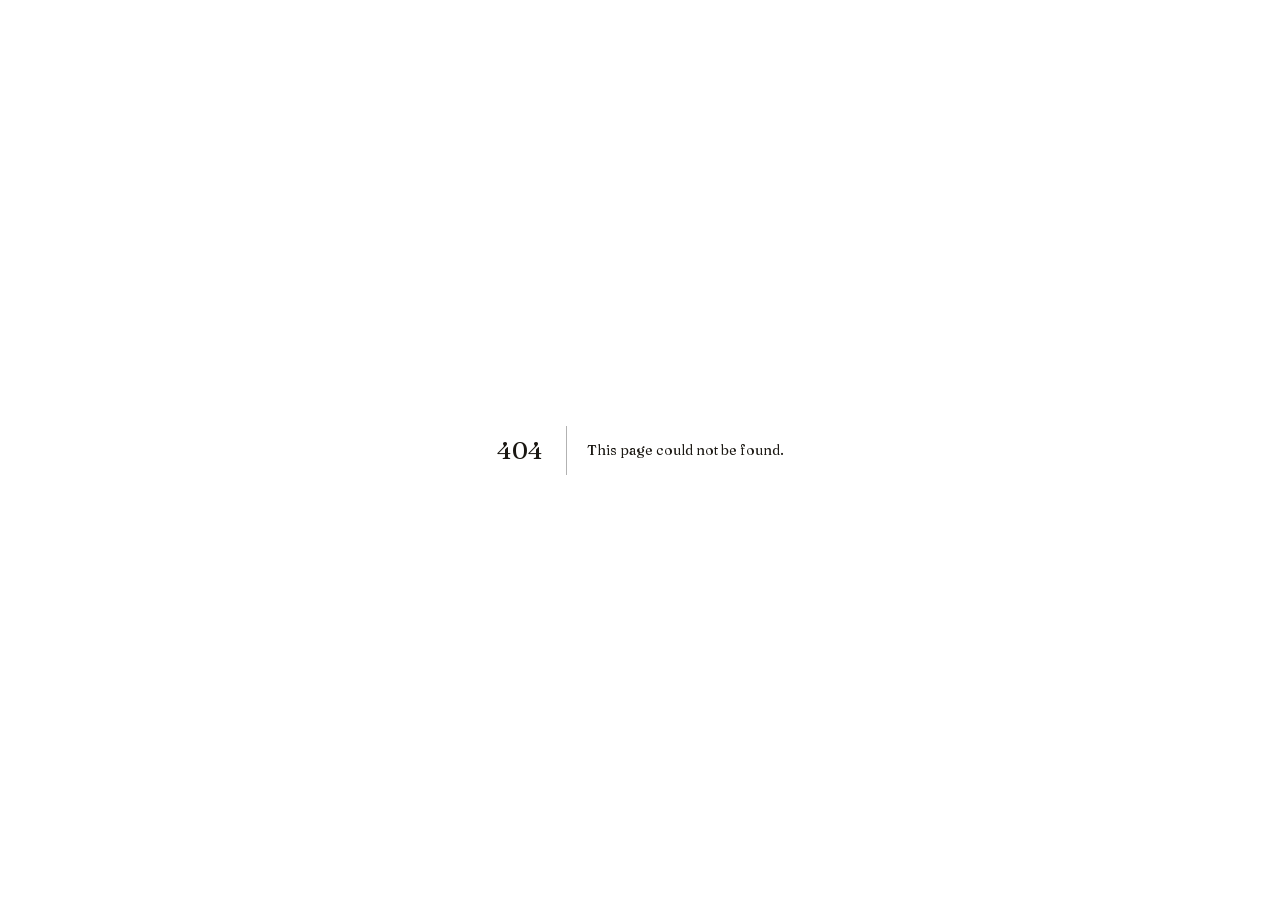
<file: bartels/404/index.html>
<!DOCTYPE html><html lang="de" class="fraunces_c9dbb6f5-module__aiUiFW__variable instrument_sans_a4793e37-module__kjK-cW__variable ibm_plex_mono_a987cf9a-module__QMZ1oW__variable h-full antialiased"><head><meta charSet="utf-8"/><meta name="viewport" content="width=device-width, initial-scale=1"/><link rel="stylesheet" href="/bartels/_next/static/chunks/2wxl91eikxqcg.css" data-precedence="next"/><link rel="preload" as="script" fetchPriority="low" href="/bartels/_next/static/chunks/0dhbjz-xsmu83.js"/><script src="/bartels/_next/static/chunks/15orcrkp-_9ct.js" async=""></script><script src="/bartels/_next/static/chunks/1upe53-127sm4.js" async=""></script><script src="/bartels/_next/static/chunks/282g6mqrl3o5y.js" async=""></script><script src="/bartels/_next/static/chunks/turbopack-07oza-jwlowr3.js" async=""></script><script src="/bartels/_next/static/chunks/05-c3ty_6dwfk.js" async=""></script><script src="/bartels/_next/static/chunks/14mrh2-p_w84d.js" async=""></script><title>404: This page could not be found.</title><meta name="robots" content="noindex"/><meta name="next-size-adjust" content=""/><meta name="theme-color" content="#17150f"/><meta name="color-scheme" content="light"/><title>Zahnarzt Bonn – Bartels &amp; Bartels Zahnärzte | Termine bis 20 Uhr</title><meta name="description" content="Bartels &amp; Bartels Zahnärzte in Bonn: präzise, schonende Zahnmedizin unter dem OP-Mikroskop. Termine Mo–Do bis 20 Uhr, eigene kostenfreie Tiefgarage. Tel. 0228 908 268 0."/><link rel="canonical" href="https://www.bartels-und-bartels.de/"/><meta property="og:title" content="Bartels &amp; Bartels Zahnärzte – Zahnmedizin, die sich Zeit nimmt"/><meta property="og:description" content="Bartels &amp; Bartels Zahnärzte in Bonn: präzise, schonende Zahnmedizin unter dem OP-Mikroskop. Termine Mo–Do bis 20 Uhr, eigene kostenfreie Tiefgarage. Tel. 0228 908 268 0."/><meta property="og:url" content="https://www.bartels-und-bartels.de/"/><meta property="og:site_name" content="Bartels &amp; Bartels Zahnärzte"/><meta property="og:locale" content="de_DE"/><meta property="og:type" content="website"/><meta name="twitter:card" content="summary"/><meta name="twitter:title" content="Bartels &amp; Bartels Zahnärzte – Zahnmedizin, die sich Zeit nimmt"/><meta name="twitter:description" content="Bartels &amp; Bartels Zahnärzte in Bonn: präzise, schonende Zahnmedizin unter dem OP-Mikroskop. Termine Mo–Do bis 20 Uhr, eigene kostenfreie Tiefgarage. Tel. 0228 908 268 0."/><link rel="icon" href="/bartels/icon.png?icon.1kvyo0t_xjtkm.png" sizes="32x32" type="image/png"/><link rel="apple-touch-icon" href="/bartels/apple-icon.png?apple-icon.0rn5wygkutcpo.png" sizes="180x180" type="image/png"/><script src="/bartels/_next/static/chunks/0cz1d0mv5g_q7.js" noModule=""></script></head><body class="has-mobile-bar flex min-h-full flex-col"><div hidden=""><!--$--><!--/$--></div><a href="#inhalt" class="sr-only focus:not-sr-only focus:fixed focus:left-4 focus:top-4 focus:z-[100] focus:rounded-md focus:bg-rust-700 focus:px-4 focus:py-2 focus:text-white">Zum Inhalt springen</a><div style="font-family:system-ui,&quot;Segoe UI&quot;,Roboto,Helvetica,Arial,sans-serif,&quot;Apple Color Emoji&quot;,&quot;Segoe UI Emoji&quot;;height:100vh;text-align:center;display:flex;flex-direction:column;align-items:center;justify-content:center"><div><style>body{color:#000;background:#fff;margin:0}.next-error-h1{border-right:1px solid rgba(0,0,0,.3)}@media (prefers-color-scheme:dark){body{color:#fff;background:#000}.next-error-h1{border-right:1px solid rgba(255,255,255,.3)}}</style><h1 class="next-error-h1" style="display:inline-block;margin:0 20px 0 0;padding:0 23px 0 0;font-size:24px;font-weight:500;vertical-align:top;line-height:49px">404</h1><div style="display:inline-block"><h2 style="font-size:14px;font-weight:400;line-height:49px;margin:0">This page could not be found.</h2></div></div></div><!--$--><!--/$--><script type="application/ld+json">{"@context":"https://schema.org","@type":"Dentist","name":"Bartels & Bartels Zahnärzte","legalName":"Zahnärztliche Berufsausübungsgemeinschaft Bartels & Bartels – Dr. med. dent. Alexander Bartels und Gregor Bartels GbR","url":"https://www.bartels-und-bartels.de","image":"https://www.bartels-und-bartels.de/logo.svg","telephone":"+492289082680","faxNumber":"+492289082681","email":"info@bartels-und-bartels.de","address":{"@type":"PostalAddress","streetAddress":"Irmintrudisstraße 3","addressLocality":"Bonn","postalCode":"53111","addressCountry":"DE"},"areaServed":"Bonn","availableService":[{"@type":"MedicalProcedure","name":"Wurzelkanalbehandlung"},{"@type":"MedicalProcedure","name":"Füllungstherapie"},{"@type":"MedicalProcedure","name":"Zahnfleischbehandlung"},{"@type":"MedicalProcedure","name":"Knirscherschienen"},{"@type":"MedicalProcedure","name":"Funktionsanalyse"},{"@type":"MedicalProcedure","name":"Professionelle Zahnreinigung"},{"@type":"MedicalProcedure","name":"Behandlung von Angstpatienten"},{"@type":"MedicalProcedure","name":"Kronen- und Brückenversorgung"},{"@type":"MedicalProcedure","name":"Zahnersatz"},{"@type":"MedicalProcedure","name":"Zahnentfernung"},{"@type":"MedicalProcedure","name":"Zahnchirurgie"},{"@type":"MedicalProcedure","name":"Zahnaufhellung"}],"openingHoursSpecification":[{"@type":"OpeningHoursSpecification","dayOfWeek":["Monday","Tuesday","Wednesday","Thursday"],"opens":"08:00","closes":"20:00"},{"@type":"OpeningHoursSpecification","dayOfWeek":["Friday"],"opens":"08:00","closes":"15:00"}],"employee":[{"@type":"Person","name":"Gregor Bartels","jobTitle":"Zahnarzt"},{"@type":"Person","name":"Dr. med. dent. Alexander Bartels","jobTitle":"Zahnarzt – Endodontologie, Parodontologie, Funktionstherapie"}]}</script><script src="/bartels/_next/static/chunks/0dhbjz-xsmu83.js" id="_R_" async=""></script><script>(self.__next_f=self.__next_f||[]).push([0])</script><script>self.__next_f.push([1,"1:\"$Sreact.fragment\"\n2:I[39756,[\"/bartels/_next/static/chunks/05-c3ty_6dwfk.js\",\"/bartels/_next/static/chunks/14mrh2-p_w84d.js\"],\"default\"]\n3:I[37457,[\"/bartels/_next/static/chunks/05-c3ty_6dwfk.js\",\"/bartels/_next/static/chunks/14mrh2-p_w84d.js\"],\"default\"]\n9:I[68027,[\"/bartels/_next/static/chunks/05-c3ty_6dwfk.js\",\"/bartels/_next/static/chunks/14mrh2-p_w84d.js\"],\"default\",1]\n:HL[\"/bartels/_next/static/chunks/2wxl91eikxqcg.css\",\"style\"]\n4:T6e4,"])</script><script>self.__next_f.push([1,"{\"@context\":\"https://schema.org\",\"@type\":\"Dentist\",\"name\":\"Bartels \u0026 Bartels Zahnärzte\",\"legalName\":\"Zahnärztliche Berufsausübungsgemeinschaft Bartels \u0026 Bartels – Dr. med. dent. Alexander Bartels und Gregor Bartels GbR\",\"url\":\"https://www.bartels-und-bartels.de\",\"image\":\"https://www.bartels-und-bartels.de/logo.svg\",\"telephone\":\"+492289082680\",\"faxNumber\":\"+492289082681\",\"email\":\"info@bartels-und-bartels.de\",\"address\":{\"@type\":\"PostalAddress\",\"streetAddress\":\"Irmintrudisstraße 3\",\"addressLocality\":\"Bonn\",\"postalCode\":\"53111\",\"addressCountry\":\"DE\"},\"areaServed\":\"Bonn\",\"availableService\":[{\"@type\":\"MedicalProcedure\",\"name\":\"Wurzelkanalbehandlung\"},{\"@type\":\"MedicalProcedure\",\"name\":\"Füllungstherapie\"},{\"@type\":\"MedicalProcedure\",\"name\":\"Zahnfleischbehandlung\"},{\"@type\":\"MedicalProcedure\",\"name\":\"Knirscherschienen\"},{\"@type\":\"MedicalProcedure\",\"name\":\"Funktionsanalyse\"},{\"@type\":\"MedicalProcedure\",\"name\":\"Professionelle Zahnreinigung\"},{\"@type\":\"MedicalProcedure\",\"name\":\"Behandlung von Angstpatienten\"},{\"@type\":\"MedicalProcedure\",\"name\":\"Kronen- und Brückenversorgung\"},{\"@type\":\"MedicalProcedure\",\"name\":\"Zahnersatz\"},{\"@type\":\"MedicalProcedure\",\"name\":\"Zahnentfernung\"},{\"@type\":\"MedicalProcedure\",\"name\":\"Zahnchirurgie\"},{\"@type\":\"MedicalProcedure\",\"name\":\"Zahnaufhellung\"}],\"openingHoursSpecification\":[{\"@type\":\"OpeningHoursSpecification\",\"dayOfWeek\":[\"Monday\",\"Tuesday\",\"Wednesday\",\"Thursday\"],\"opens\":\"08:00\",\"closes\":\"20:00\"},{\"@type\":\"OpeningHoursSpecification\",\"dayOfWeek\":[\"Friday\"],\"opens\":\"08:00\",\"closes\":\"15:00\"}],\"employee\":[{\"@type\":\"Person\",\"name\":\"Gregor Bartels\",\"jobTitle\":\"Zahnarzt\"},{\"@type\":\"Person\",\"name\":\"Dr. med. dent. Alexander Bartels\",\"jobTitle\":\"Zahnarzt – Endodontologie, Parodontologie, Funktionstherapie\"}]}"])</script><script>self.__next_f.push([1,"0:{\"P\":null,\"c\":[\"\",\"_not-found\",\"\"],\"q\":\"\",\"i\":false,\"f\":[[[\"\",{\"children\":[\"/_not-found\",{\"children\":[\"__PAGE__\",{}]}]},\"$undefined\",\"$undefined\",16],[[\"$\",\"$1\",\"c\",{\"children\":[[[\"$\",\"link\",\"0\",{\"rel\":\"stylesheet\",\"href\":\"/bartels/_next/static/chunks/2wxl91eikxqcg.css\",\"precedence\":\"next\",\"crossOrigin\":\"$undefined\",\"nonce\":\"$undefined\"}],[\"$\",\"script\",\"script-0\",{\"src\":\"/bartels/_next/static/chunks/05-c3ty_6dwfk.js\",\"async\":true,\"nonce\":\"$undefined\"}],[\"$\",\"script\",\"script-1\",{\"src\":\"/bartels/_next/static/chunks/14mrh2-p_w84d.js\",\"async\":true,\"nonce\":\"$undefined\"}]],[\"$\",\"html\",null,{\"lang\":\"de\",\"className\":\"fraunces_c9dbb6f5-module__aiUiFW__variable instrument_sans_a4793e37-module__kjK-cW__variable ibm_plex_mono_a987cf9a-module__QMZ1oW__variable h-full antialiased\",\"children\":[\"$\",\"body\",null,{\"className\":\"has-mobile-bar flex min-h-full flex-col\",\"children\":[[\"$\",\"a\",null,{\"href\":\"#inhalt\",\"className\":\"sr-only focus:not-sr-only focus:fixed focus:left-4 focus:top-4 focus:z-[100] focus:rounded-md focus:bg-rust-700 focus:px-4 focus:py-2 focus:text-white\",\"children\":\"Zum Inhalt springen\"}],[\"$\",\"$L2\",null,{\"parallelRouterKey\":\"children\",\"error\":\"$undefined\",\"errorStyles\":\"$undefined\",\"errorScripts\":\"$undefined\",\"template\":[\"$\",\"$L3\",null,{}],\"templateStyles\":\"$undefined\",\"templateScripts\":\"$undefined\",\"notFound\":[[[\"$\",\"title\",null,{\"children\":\"404: This page could not be found.\"}],[\"$\",\"div\",null,{\"style\":{\"fontFamily\":\"system-ui,\\\"Segoe UI\\\",Roboto,Helvetica,Arial,sans-serif,\\\"Apple Color Emoji\\\",\\\"Segoe UI Emoji\\\"\",\"height\":\"100vh\",\"textAlign\":\"center\",\"display\":\"flex\",\"flexDirection\":\"column\",\"alignItems\":\"center\",\"justifyContent\":\"center\"},\"children\":[\"$\",\"div\",null,{\"children\":[[\"$\",\"style\",null,{\"dangerouslySetInnerHTML\":{\"__html\":\"body{color:#000;background:#fff;margin:0}.next-error-h1{border-right:1px solid rgba(0,0,0,.3)}@media (prefers-color-scheme:dark){body{color:#fff;background:#000}.next-error-h1{border-right:1px solid rgba(255,255,255,.3)}}\"}}],[\"$\",\"h1\",null,{\"className\":\"next-error-h1\",\"style\":{\"display\":\"inline-block\",\"margin\":\"0 20px 0 0\",\"padding\":\"0 23px 0 0\",\"fontSize\":24,\"fontWeight\":500,\"verticalAlign\":\"top\",\"lineHeight\":\"49px\"},\"children\":404}],[\"$\",\"div\",null,{\"style\":{\"display\":\"inline-block\"},\"children\":[\"$\",\"h2\",null,{\"style\":{\"fontSize\":14,\"fontWeight\":400,\"lineHeight\":\"49px\",\"margin\":0},\"children\":\"This page could not be found.\"}]}]]}]}]],[]],\"forbidden\":\"$undefined\",\"unauthorized\":\"$undefined\"}],[\"$\",\"script\",null,{\"type\":\"application/ld+json\",\"dangerouslySetInnerHTML\":{\"__html\":\"$4\"}}]]}]}]]}],{\"children\":[\"$L5\",{\"children\":[\"$L6\",{},null,false,null]},null,false,\"$@7\"]},null,false,null],\"$L8\",false]],\"m\":\"$undefined\",\"G\":[\"$9\",[\"$La\"]],\"S\":true,\"h\":null,\"s\":\"$undefined\",\"l\":\"$undefined\",\"p\":\"$undefined\",\"d\":\"$undefined\",\"b\":\"Y2f580PB7cK2SQJYIXYu0\"}\n"])</script><script>self.__next_f.push([1,"b:I[97367,[\"/bartels/_next/static/chunks/05-c3ty_6dwfk.js\",\"/bartels/_next/static/chunks/14mrh2-p_w84d.js\"],\"OutletBoundary\"]\nc:\"$Sreact.suspense\"\nf:I[97367,[\"/bartels/_next/static/chunks/05-c3ty_6dwfk.js\",\"/bartels/_next/static/chunks/14mrh2-p_w84d.js\"],\"ViewportBoundary\"]\n11:I[97367,[\"/bartels/_next/static/chunks/05-c3ty_6dwfk.js\",\"/bartels/_next/static/chunks/14mrh2-p_w84d.js\"],\"MetadataBoundary\"]\n5:[\"$\",\"$1\",\"c\",{\"children\":[null,[\"$\",\"$L2\",null,{\"parallelRouterKey\":\"children\",\"error\":\"$undefined\",\"errorStyles\":\"$undefined\",\"errorScripts\":\"$undefined\",\"template\":[\"$\",\"$L3\",null,{}],\"templateStyles\":\"$undefined\",\"templateScripts\":\"$undefined\",\"notFound\":\"$undefined\",\"forbidden\":\"$undefined\",\"unauthorized\":\"$undefined\"}]]}]\n6:[\"$\",\"$1\",\"c\",{\"children\":[[[\"$\",\"title\",null,{\"children\":\"404: This page could not be found.\"}],[\"$\",\"div\",null,{\"style\":\"$0:f:0:1:0:props:children:1:props:children:props:children:1:props:notFound:0:1:props:style\",\"children\":[\"$\",\"div\",null,{\"children\":[[\"$\",\"style\",null,{\"dangerouslySetInnerHTML\":{\"__html\":\"body{color:#000;background:#fff;margin:0}.next-error-h1{border-right:1px solid rgba(0,0,0,.3)}@media (prefers-color-scheme:dark){body{color:#fff;background:#000}.next-error-h1{border-right:1px solid rgba(255,255,255,.3)}}\"}}],[\"$\",\"h1\",null,{\"className\":\"next-error-h1\",\"style\":\"$0:f:0:1:0:props:children:1:props:children:props:children:1:props:notFound:0:1:props:children:props:children:1:props:style\",\"children\":404}],[\"$\",\"div\",null,{\"style\":\"$0:f:0:1:0:props:children:1:props:children:props:children:1:props:notFound:0:1:props:children:props:children:2:props:style\",\"children\":[\"$\",\"h2\",null,{\"style\":\"$0:f:0:1:0:props:children:1:props:children:props:children:1:props:notFound:0:1:props:children:props:children:2:props:children:props:style\",\"children\":\"This page could not be found.\"}]}]]}]}]],null,[\"$\",\"$Lb\",null,{\"children\":[\"$\",\"$c\",null,{\"name\":\"Next.MetadataOutlet\",\"children\":\"$@d\"}]}]]}]\ne:[]\n7:\"$We\"\n8:[\"$\",\"$1\",\"h\",{\"children\":[[\"$\",\"meta\",null,{\"name\":\"robots\",\"content\":\"noindex\"}],[\"$\",\"$Lf\",null,{\"children\":\"$L10\"}],[\"$\",\"div\",null,{\"hidden\":true,\"children\":[\"$\",\"$L11\",null,{\"children\":[\"$\",\"$c\",null,{\"name\":\"Next.Metadata\",\"children\":\"$L12\"}]}]}],[\"$\",\"meta\",null,{\"name\":\"next-size-adjust\",\"content\":\"\"}]]}]\na:[\"$\",\"link\",\"0\",{\"rel\":\"stylesheet\",\"href\":\"/bartels/_next/static/chunks/2wxl91eikxqcg.css\",\"precedence\":\"next\",\"crossOrigin\":\"$undefined\",\"nonce\":\"$undefined\"}]\n"])</script><script>self.__next_f.push([1,"10:[[\"$\",\"meta\",\"0\",{\"charSet\":\"utf-8\"}],[\"$\",\"meta\",\"1\",{\"name\":\"viewport\",\"content\":\"width=device-width, initial-scale=1\"}],[\"$\",\"meta\",\"2\",{\"name\":\"theme-color\",\"content\":\"#17150f\"}],[\"$\",\"meta\",\"3\",{\"name\":\"color-scheme\",\"content\":\"light\"}]]\n"])</script><script>self.__next_f.push([1,"13:I[27201,[\"/bartels/_next/static/chunks/05-c3ty_6dwfk.js\",\"/bartels/_next/static/chunks/14mrh2-p_w84d.js\"],\"IconMark\"]\nd:null\n"])</script><script>self.__next_f.push([1,"12:[[\"$\",\"title\",\"0\",{\"children\":\"Zahnarzt Bonn – Bartels \u0026 Bartels Zahnärzte | Termine bis 20 Uhr\"}],[\"$\",\"meta\",\"1\",{\"name\":\"description\",\"content\":\"Bartels \u0026 Bartels Zahnärzte in Bonn: präzise, schonende Zahnmedizin unter dem OP-Mikroskop. Termine Mo–Do bis 20 Uhr, eigene kostenfreie Tiefgarage. Tel. 0228 908 268 0.\"}],[\"$\",\"link\",\"2\",{\"rel\":\"canonical\",\"href\":\"https://www.bartels-und-bartels.de/\"}],[\"$\",\"meta\",\"3\",{\"property\":\"og:title\",\"content\":\"Bartels \u0026 Bartels Zahnärzte – Zahnmedizin, die sich Zeit nimmt\"}],[\"$\",\"meta\",\"4\",{\"property\":\"og:description\",\"content\":\"Bartels \u0026 Bartels Zahnärzte in Bonn: präzise, schonende Zahnmedizin unter dem OP-Mikroskop. Termine Mo–Do bis 20 Uhr, eigene kostenfreie Tiefgarage. Tel. 0228 908 268 0.\"}],[\"$\",\"meta\",\"5\",{\"property\":\"og:url\",\"content\":\"https://www.bartels-und-bartels.de/\"}],[\"$\",\"meta\",\"6\",{\"property\":\"og:site_name\",\"content\":\"Bartels \u0026 Bartels Zahnärzte\"}],[\"$\",\"meta\",\"7\",{\"property\":\"og:locale\",\"content\":\"de_DE\"}],[\"$\",\"meta\",\"8\",{\"property\":\"og:type\",\"content\":\"website\"}],[\"$\",\"meta\",\"9\",{\"name\":\"twitter:card\",\"content\":\"summary\"}],[\"$\",\"meta\",\"10\",{\"name\":\"twitter:title\",\"content\":\"Bartels \u0026 Bartels Zahnärzte – Zahnmedizin, die sich Zeit nimmt\"}],[\"$\",\"meta\",\"11\",{\"name\":\"twitter:description\",\"content\":\"Bartels \u0026 Bartels Zahnärzte in Bonn: präzise, schonende Zahnmedizin unter dem OP-Mikroskop. Termine Mo–Do bis 20 Uhr, eigene kostenfreie Tiefgarage. Tel. 0228 908 268 0.\"}],[\"$\",\"link\",\"12\",{\"rel\":\"icon\",\"href\":\"/bartels/icon.png?icon.1kvyo0t_xjtkm.png\",\"sizes\":\"32x32\",\"type\":\"image/png\"}],[\"$\",\"link\",\"13\",{\"rel\":\"apple-touch-icon\",\"href\":\"/bartels/apple-icon.png?apple-icon.0rn5wygkutcpo.png\",\"sizes\":\"180x180\",\"type\":\"image/png\"}],[\"$\",\"$L13\",\"14\",{}]]\n"])</script></body></html>
</file>
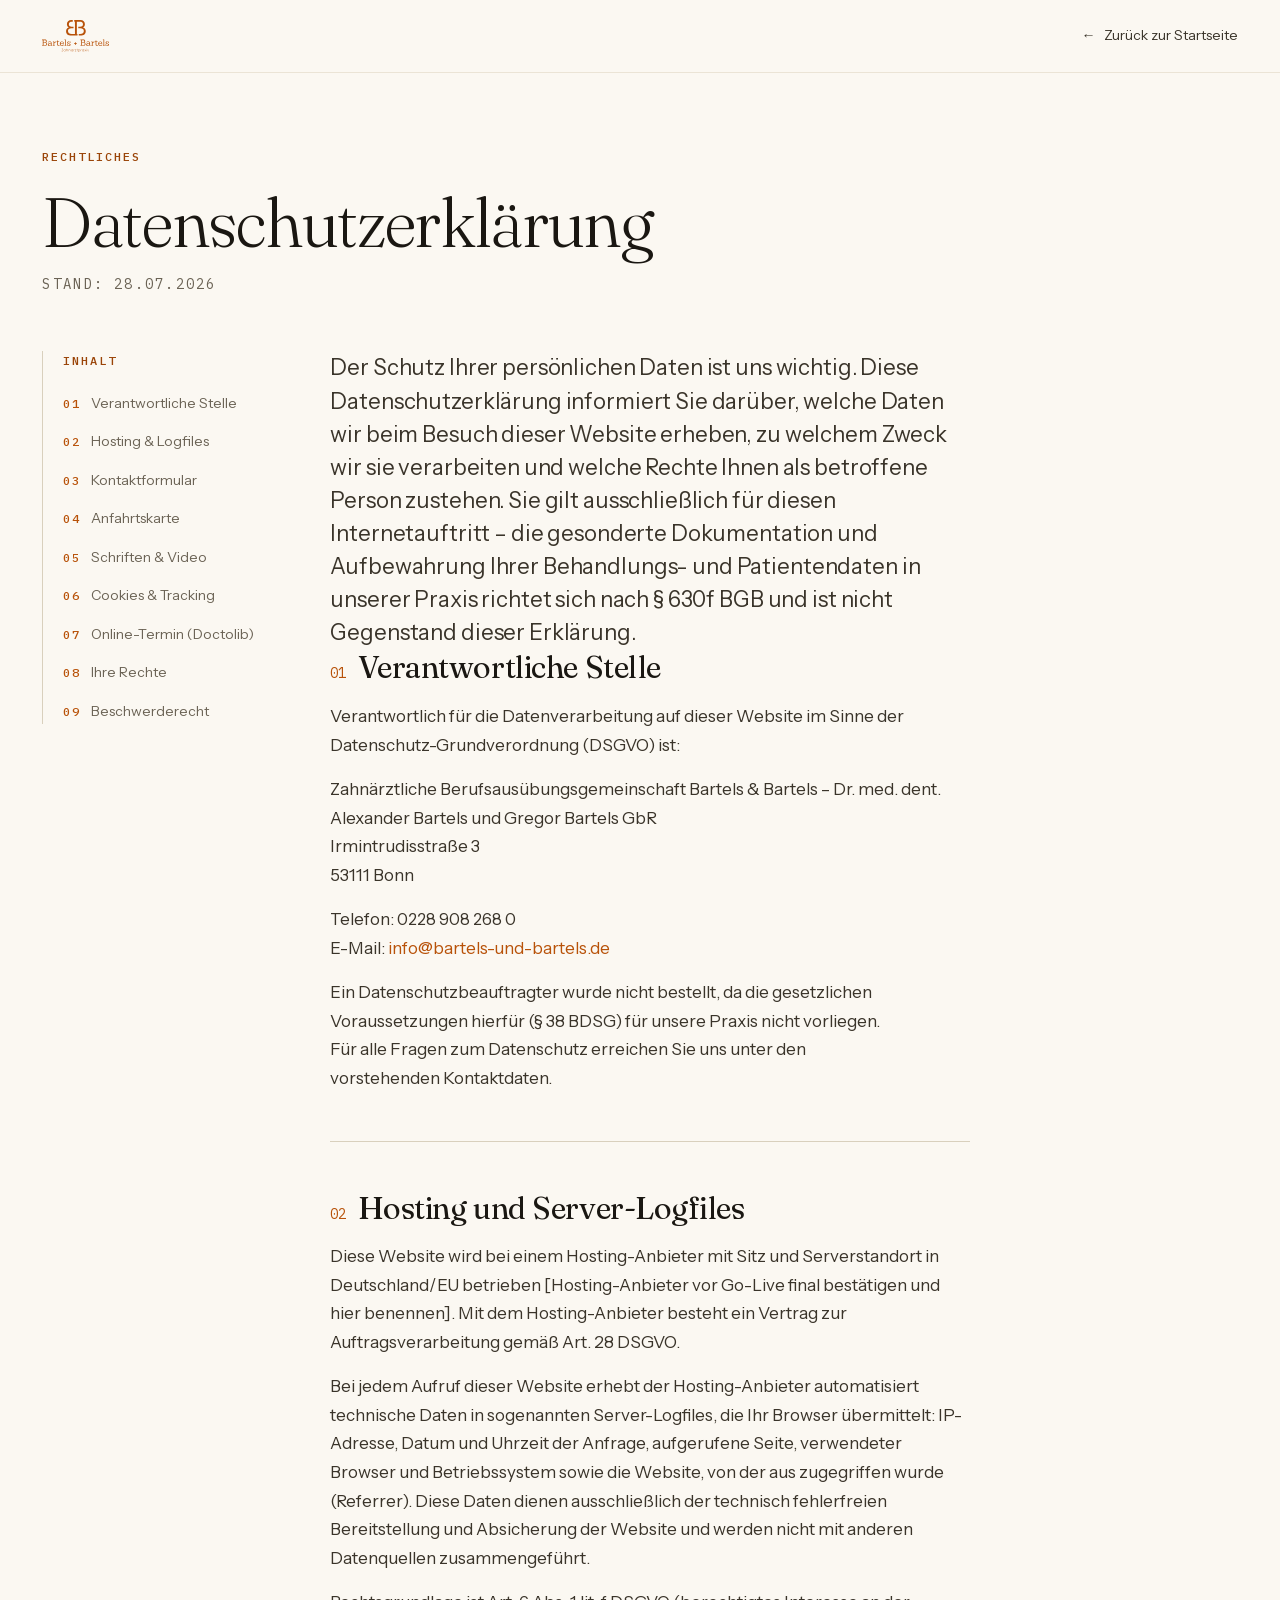
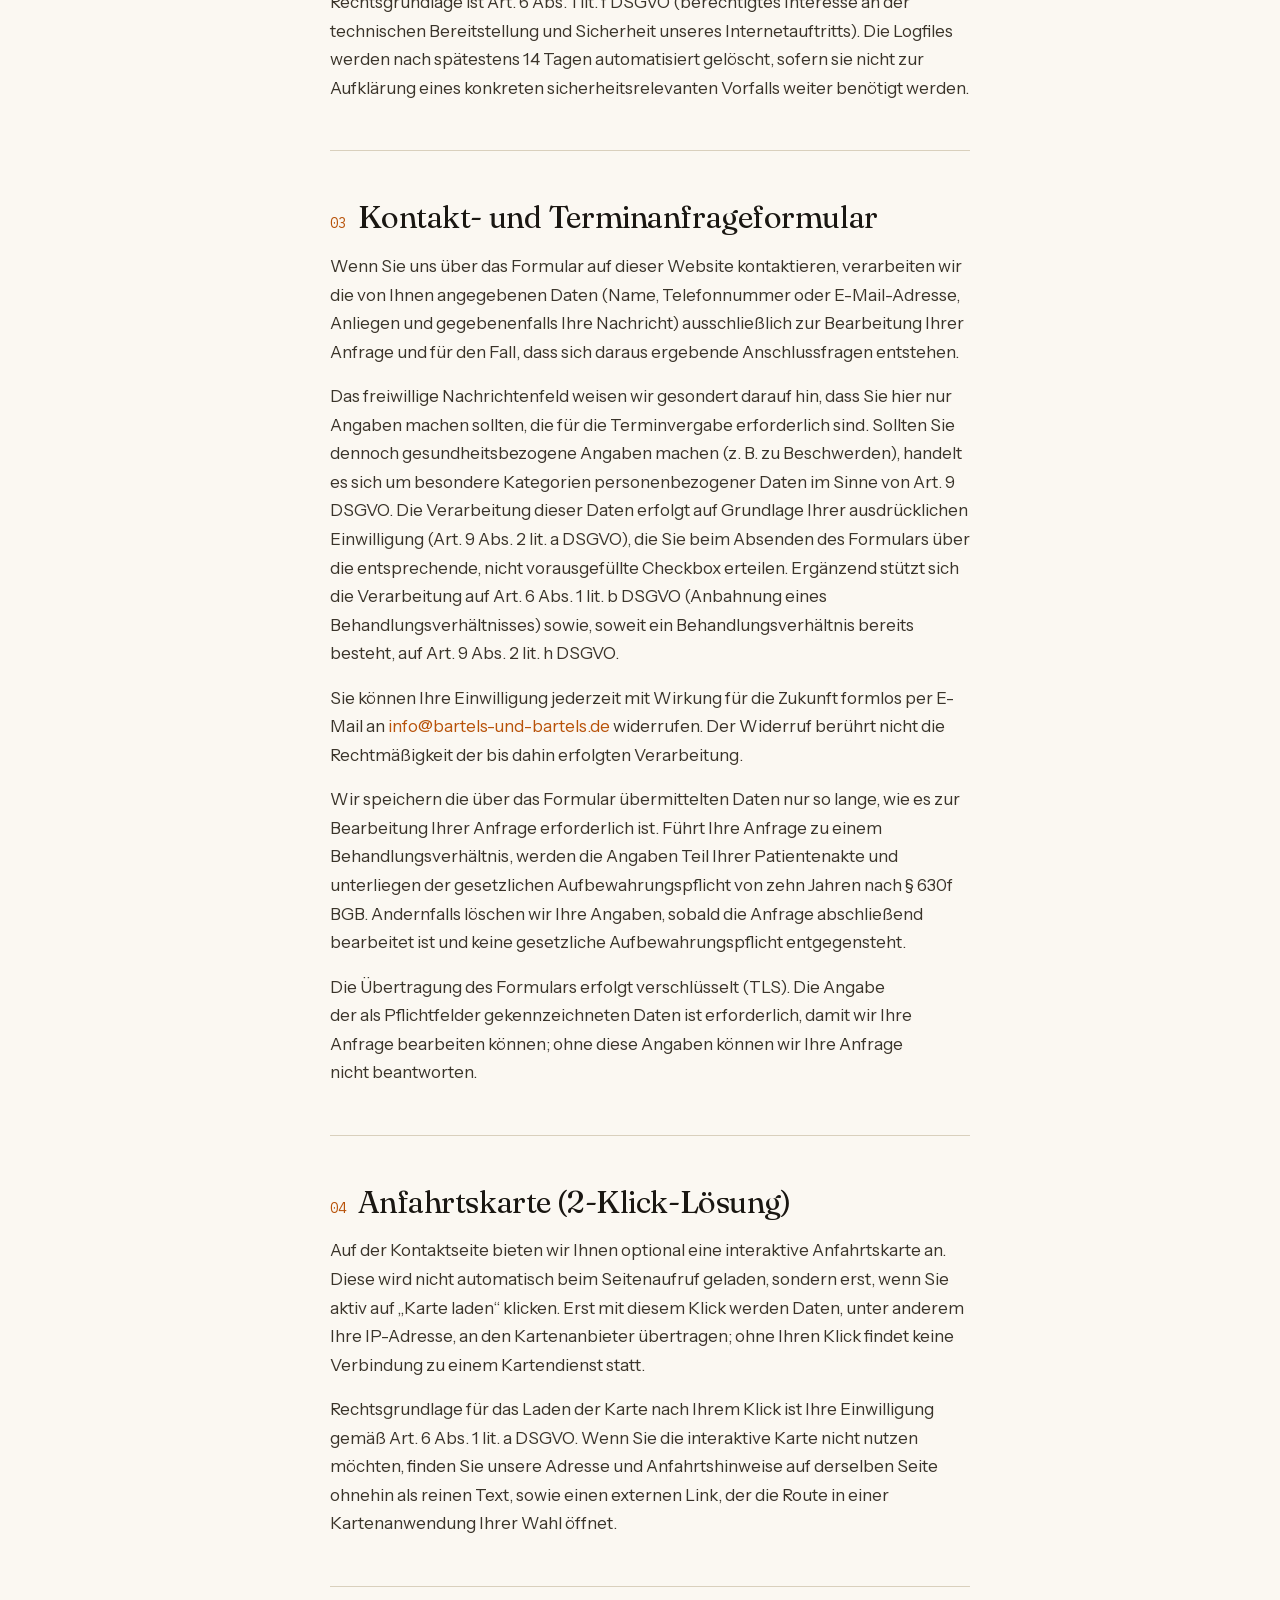
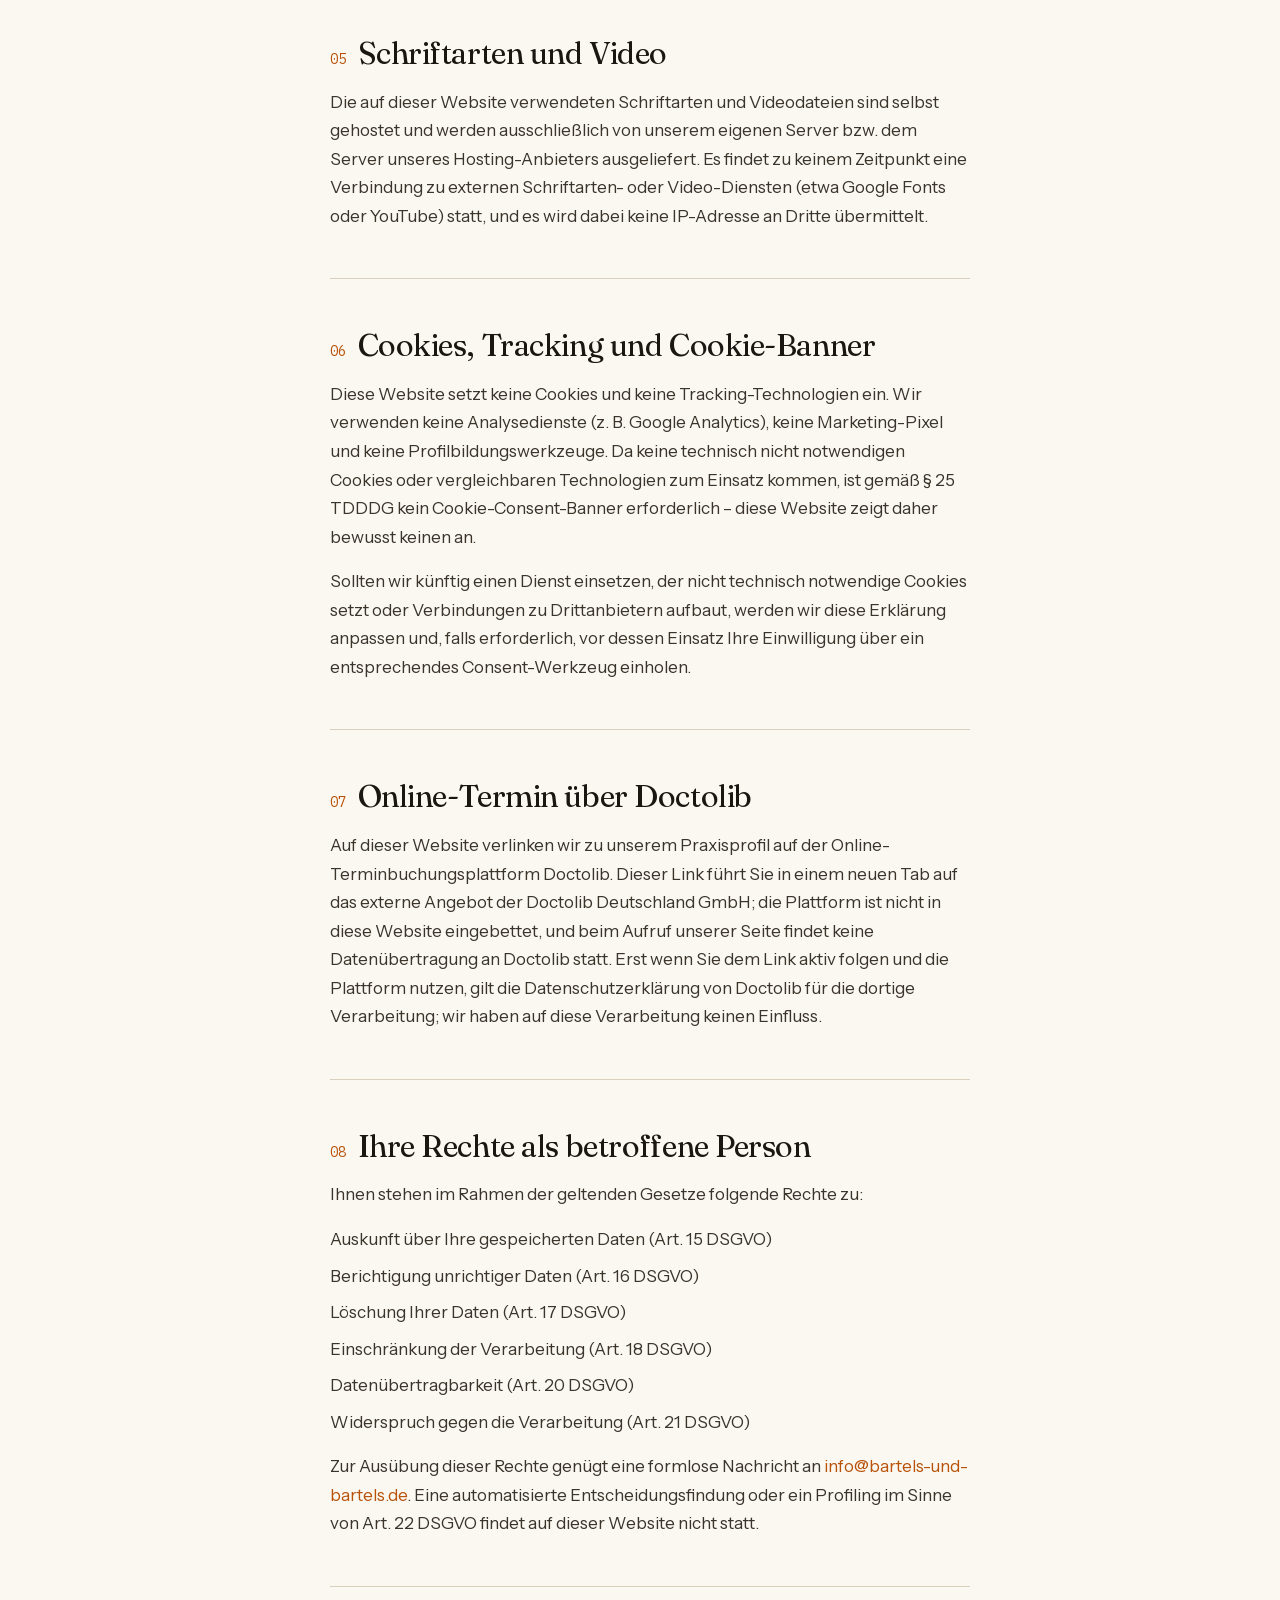
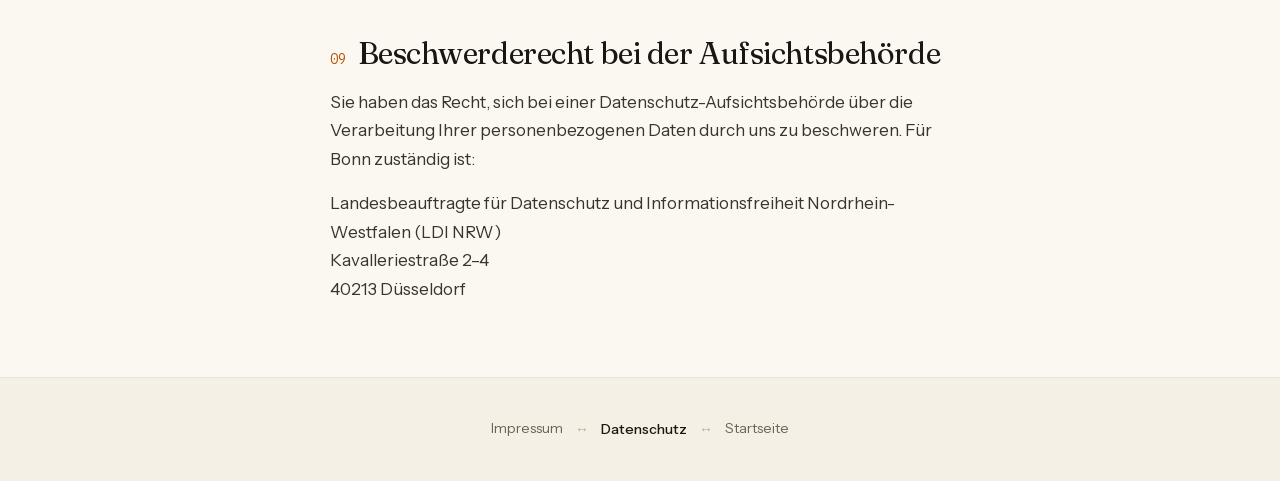
<file: bartels/datenschutz/index.html>
<!DOCTYPE html><html lang="de" class="fraunces_c9dbb6f5-module__aiUiFW__variable instrument_sans_a4793e37-module__kjK-cW__variable ibm_plex_mono_a987cf9a-module__QMZ1oW__variable h-full antialiased"><head><meta charSet="utf-8"/><meta name="viewport" content="width=device-width, initial-scale=1"/><meta name="robots" content="noindex,follow"/><link rel="preload" href="/bartels/_next/static/media/2fe89d53234c61d4-s.p.1u30mmyq6lnsd.woff2" as="font" crossorigin="" type="font/woff2"/><link rel="preload" href="/bartels/_next/static/media/5307092570128b5a-s.p.16191ingcc7md.woff2" as="font" crossorigin="" type="font/woff2"/><link rel="preload" href="/bartels/_next/static/media/68757d6cddeff913-s.p.1i-sca43-qwng.woff2" as="font" crossorigin="" type="font/woff2"/><link rel="preload" href="/bartels/_next/static/media/99e609270109b47d-s.p.40sczeszzbjw1.woff2" as="font" crossorigin="" type="font/woff2"/><link rel="preload" href="/bartels/_next/static/media/b67966e0b83b2cd0-s.p.0fuf3937kiol3.woff2" as="font" crossorigin="" type="font/woff2"/><link rel="preload" href="/bartels/_next/static/media/c7f47671e39f7787-s.p.0klc_mi0-5f4_.woff2" as="font" crossorigin="" type="font/woff2"/><link rel="preload" href="/bartels/_next/static/media/effe91970fc4db64-s.p.0oace-s_gkfks.woff2" as="font" crossorigin="" type="font/woff2"/><link rel="preload" href="/bartels/_next/static/media/f06bf9da926bae75-s.p.2874ccu1_u7jf.woff2" as="font" crossorigin="" type="font/woff2"/><link rel="preload" as="image" href="/bartels/logo.svg"/><link rel="stylesheet" href="/bartels/_next/static/chunks/2wxl91eikxqcg.css" data-precedence="next"/><link rel="preload" as="script" fetchPriority="low" href="/bartels/_next/static/chunks/0dhbjz-xsmu83.js"/><script src="/bartels/_next/static/chunks/15orcrkp-_9ct.js" async=""></script><script src="/bartels/_next/static/chunks/1upe53-127sm4.js" async=""></script><script src="/bartels/_next/static/chunks/282g6mqrl3o5y.js" async=""></script><script src="/bartels/_next/static/chunks/turbopack-07oza-jwlowr3.js" async=""></script><script src="/bartels/_next/static/chunks/05-c3ty_6dwfk.js" async=""></script><script src="/bartels/_next/static/chunks/14mrh2-p_w84d.js" async=""></script><script src="/bartels/_next/static/chunks/277t83k0btnxc.js" async=""></script><meta name="next-size-adjust" content=""/><meta name="theme-color" content="#17150f"/><meta name="color-scheme" content="light"/><title>Datenschutzerklärung – Bartels &amp; Bartels Zahnärzte</title><meta name="description" content="Datenschutzerklärung von Bartels &amp; Bartels Zahnärzte, Bonn: Verantwortliche Stelle, Hosting, Kontaktformular, Kartendienst und Ihre Rechte als betroffene Person."/><link rel="canonical" href="https://www.bartels-und-bartels.de/datenschutz/"/><meta property="og:title" content="Bartels &amp; Bartels Zahnärzte – Zahnmedizin, die sich Zeit nimmt"/><meta property="og:description" content="Bartels &amp; Bartels Zahnärzte in Bonn: präzise, schonende Zahnmedizin unter dem OP-Mikroskop. Termine Mo–Do bis 20 Uhr, eigene kostenfreie Tiefgarage. Tel. 0228 908 268 0."/><meta property="og:url" content="https://www.bartels-und-bartels.de/"/><meta property="og:site_name" content="Bartels &amp; Bartels Zahnärzte"/><meta property="og:locale" content="de_DE"/><meta property="og:type" content="website"/><meta name="twitter:card" content="summary"/><meta name="twitter:title" content="Bartels &amp; Bartels Zahnärzte – Zahnmedizin, die sich Zeit nimmt"/><meta name="twitter:description" content="Bartels &amp; Bartels Zahnärzte in Bonn: präzise, schonende Zahnmedizin unter dem OP-Mikroskop. Termine Mo–Do bis 20 Uhr, eigene kostenfreie Tiefgarage. Tel. 0228 908 268 0."/><link rel="icon" href="/bartels/icon.png?icon.1kvyo0t_xjtkm.png" sizes="32x32" type="image/png"/><link rel="apple-touch-icon" href="/bartels/apple-icon.png?apple-icon.0rn5wygkutcpo.png" sizes="180x180" type="image/png"/><script src="/bartels/_next/static/chunks/0cz1d0mv5g_q7.js" noModule=""></script></head><body class="has-mobile-bar flex min-h-full flex-col"><div hidden=""><!--$--><!--/$--></div><a href="#inhalt" class="sr-only focus:not-sr-only focus:fixed focus:left-4 focus:top-4 focus:z-[100] focus:rounded-md focus:bg-rust-700 focus:px-4 focus:py-2 focus:text-white">Zum Inhalt springen</a><div class="act-ivory flex min-h-full flex-col"><header class="sticky top-0 z-40 border-b border-ivory-200 bg-ivory-50/95 backdrop-blur"><div class="u-container flex h-16 items-center justify-between sm:h-[4.5rem]"><a class="shrink-0" href="/bartels/"><img alt="Bartels &amp; Bartels Zahnärzte" width="209" height="100" decoding="async" data-nimg="1" class="h-7 w-auto sm:h-8" style="color:transparent" src="/bartels/logo.svg"/></a><a class="u-link inline-flex items-center gap-2 text-small text-text-700 hover:text-rust-700" href="/bartels/"><span aria-hidden="true">←</span>Zurück zur Startseite</a></div></header><main id="inhalt" class="flex-1"><div class="u-container u-section-tight"><div data-reveal="" data-shown="false" class="max-w-[var(--container-prose)]" style="--reveal-delay:0ms"><p class="u-eyebrow">Rechtliches</p><h1 class="mt-5 text-h1 [font-variation-settings:&#x27;SOFT&#x27;_14]">Datenschutzerklärung</h1><p class="mt-4 font-mono text-small uppercase tracking-caps text-text-500">Stand: <!-- -->28.07.2026</p></div><div class="mt-12 sm:mt-14 lg:grid lg:grid-cols-[14rem_minmax(0,1fr)] lg:gap-16"><nav aria-label="Inhaltsverzeichnis" class="mb-10 lg:mb-0"><div class="border-b border-ivory-300 pb-8 lg:sticky lg:top-28 lg:border-b-0 lg:border-l lg:border-ivory-300 lg:pb-0 lg:pl-5"><p class="u-eyebrow mb-4 hidden lg:block">Inhalt</p><ol class="flex list-none flex-col gap-2.5"><li><a href="#verantwortliche-stelle" class="u-link inline-flex items-baseline gap-2.5 text-small text-text-500 hover:text-rust-700"><span aria-hidden="true" class="font-mono text-micro text-rust-600">01</span><span>Verantwortliche Stelle</span></a></li><li><a href="#hosting" class="u-link inline-flex items-baseline gap-2.5 text-small text-text-500 hover:text-rust-700"><span aria-hidden="true" class="font-mono text-micro text-rust-600">02</span><span>Hosting &amp; Logfiles</span></a></li><li><a href="#kontaktformular" class="u-link inline-flex items-baseline gap-2.5 text-small text-text-500 hover:text-rust-700"><span aria-hidden="true" class="font-mono text-micro text-rust-600">03</span><span>Kontaktformular</span></a></li><li><a href="#karte" class="u-link inline-flex items-baseline gap-2.5 text-small text-text-500 hover:text-rust-700"><span aria-hidden="true" class="font-mono text-micro text-rust-600">04</span><span>Anfahrtskarte</span></a></li><li><a href="#schriften-video" class="u-link inline-flex items-baseline gap-2.5 text-small text-text-500 hover:text-rust-700"><span aria-hidden="true" class="font-mono text-micro text-rust-600">05</span><span>Schriften &amp; Video</span></a></li><li><a href="#keine-cookies" class="u-link inline-flex items-baseline gap-2.5 text-small text-text-500 hover:text-rust-700"><span aria-hidden="true" class="font-mono text-micro text-rust-600">06</span><span>Cookies &amp; Tracking</span></a></li><li><a href="#doctolib" class="u-link inline-flex items-baseline gap-2.5 text-small text-text-500 hover:text-rust-700"><span aria-hidden="true" class="font-mono text-micro text-rust-600">07</span><span>Online-Termin (Doctolib)</span></a></li><li><a href="#rechte" class="u-link inline-flex items-baseline gap-2.5 text-small text-text-500 hover:text-rust-700"><span aria-hidden="true" class="font-mono text-micro text-rust-600">08</span><span>Ihre Rechte</span></a></li><li><a href="#beschwerde" class="u-link inline-flex items-baseline gap-2.5 text-small text-text-500 hover:text-rust-700"><span aria-hidden="true" class="font-mono text-micro text-rust-600">09</span><span>Beschwerderecht</span></a></li></ol></div></nav><article class="u-prose"><p class="text-lead text-text-700">Der Schutz Ihrer persönlichen Daten ist uns wichtig. Diese Datenschutzerklärung informiert Sie darüber, welche Daten wir beim Besuch dieser Website erheben, zu welchem Zweck wir sie verarbeiten und welche Rechte Ihnen als betroffene Person zustehen. Sie gilt ausschließlich für diesen Internetauftritt – die gesonderte Dokumentation und Aufbewahrung Ihrer Behandlungs- und Patientendaten in unserer Praxis richtet sich nach § 630f BGB und ist nicht Gegenstand dieser Erklärung.</p><section id="verantwortliche-stelle" class=""><h2 class="flex items-baseline gap-3 text-h3"><span aria-hidden="true" class="font-mono text-small text-rust-600">01</span><span>Verantwortliche Stelle</span></h2><div class="mt-4 flex flex-col gap-4 text-text-700"><p>Verantwortlich für die Datenverarbeitung auf dieser Website im Sinne der Datenschutz-Grundverordnung (DSGVO) ist:</p><p>Zahnärztliche Berufsausübungsgemeinschaft Bartels &amp; Bartels – Dr. med. dent. Alexander Bartels und Gregor Bartels GbR<br/>Irmintrudisstraße 3<br/>53111<!-- --> <!-- -->Bonn</p><p class="[font-variant-numeric:tabular-nums]">Telefon: <!-- -->0228 908 268 0<br/>E-Mail:<!-- --> <a href="mailto:info@bartels-und-bartels.de" class="u-link text-rust-600 hover:text-rust-700">info@bartels-und-bartels.de</a></p><p>Ein Datenschutzbeauftragter wurde nicht bestellt, da die gesetzlichen Voraussetzungen hierfür (§ 38 BDSG) für unsere Praxis nicht vorliegen. Für alle Fragen zum Datenschutz erreichen Sie uns unter den vorstehenden Kontaktdaten.</p></div></section><section id="hosting" class="u-rule mt-10 pt-10 sm:mt-12 sm:pt-12"><h2 class="flex items-baseline gap-3 text-h3"><span aria-hidden="true" class="font-mono text-small text-rust-600">02</span><span>Hosting und Server-Logfiles</span></h2><div class="mt-4 flex flex-col gap-4 text-text-700"><p>Diese Website wird bei einem Hosting-Anbieter mit Sitz und Serverstandort in Deutschland/EU betrieben [Hosting-Anbieter vor Go-Live final bestätigen und hier benennen]. Mit dem Hosting-Anbieter besteht ein Vertrag zur Auftragsverarbeitung gemäß Art. 28 DSGVO.</p><p>Bei jedem Aufruf dieser Website erhebt der Hosting-Anbieter automatisiert technische Daten in sogenannten Server-Logfiles, die Ihr Browser übermittelt: IP-Adresse, Datum und Uhrzeit der Anfrage, aufgerufene Seite, verwendeter Browser und Betriebssystem sowie die Website, von der aus zugegriffen wurde (Referrer). Diese Daten dienen ausschließlich der technisch fehlerfreien Bereitstellung und Absicherung der Website und werden nicht mit anderen Datenquellen zusammengeführt.</p><p>Rechtsgrundlage ist Art. 6 Abs. 1 lit. f DSGVO (berechtigtes Interesse an der technischen Bereitstellung und Sicherheit unseres Internetauftritts). Die Logfiles werden nach spätestens 14 Tagen automatisiert gelöscht, sofern sie nicht zur Aufklärung eines konkreten sicherheitsrelevanten Vorfalls weiter benötigt werden.</p></div></section><section id="kontaktformular" class="u-rule mt-10 pt-10 sm:mt-12 sm:pt-12"><h2 class="flex items-baseline gap-3 text-h3"><span aria-hidden="true" class="font-mono text-small text-rust-600">03</span><span>Kontakt- und Terminanfrageformular</span></h2><div class="mt-4 flex flex-col gap-4 text-text-700"><p>Wenn Sie uns über das Formular auf dieser Website kontaktieren, verarbeiten wir die von Ihnen angegebenen Daten (Name, Telefonnummer oder E-Mail-Adresse, Anliegen und gegebenenfalls Ihre Nachricht) ausschließlich zur Bearbeitung Ihrer Anfrage und für den Fall, dass sich daraus ergebende Anschlussfragen entstehen.</p><p>Das freiwillige Nachrichtenfeld weisen wir gesondert darauf hin, dass Sie hier nur Angaben machen sollten, die für die Terminvergabe erforderlich sind. Sollten Sie dennoch gesundheitsbezogene Angaben machen (z. B. zu Beschwerden), handelt es sich um besondere Kategorien personenbezogener Daten im Sinne von Art. 9 DSGVO. Die Verarbeitung dieser Daten erfolgt auf Grundlage Ihrer ausdrücklichen Einwilligung (Art. 9 Abs. 2 lit. a DSGVO), die Sie beim Absenden des Formulars über die entsprechende, nicht vorausgefüllte Checkbox erteilen. Ergänzend stützt sich die Verarbeitung auf Art. 6 Abs. 1 lit. b DSGVO (Anbahnung eines Behandlungsverhältnisses) sowie, soweit ein Behandlungsverhältnis bereits besteht, auf Art. 9 Abs. 2 lit. h DSGVO.</p><p>Sie können Ihre Einwilligung jederzeit mit Wirkung für die Zukunft formlos per E-Mail an<!-- --> <a href="mailto:info@bartels-und-bartels.de" class="u-link text-rust-600 hover:text-rust-700">info@bartels-und-bartels.de</a> <!-- -->widerrufen. Der Widerruf berührt nicht die Rechtmäßigkeit der bis dahin erfolgten Verarbeitung.</p><p>Wir speichern die über das Formular übermittelten Daten nur so lange, wie es zur Bearbeitung Ihrer Anfrage erforderlich ist. Führt Ihre Anfrage zu einem Behandlungsverhältnis, werden die Angaben Teil Ihrer Patientenakte und unterliegen der gesetzlichen Aufbewahrungspflicht von zehn Jahren nach § 630f BGB. Andernfalls löschen wir Ihre Angaben, sobald die Anfrage abschließend bearbeitet ist und keine gesetzliche Aufbewahrungspflicht entgegensteht.</p><p>Die Übertragung des Formulars erfolgt verschlüsselt (TLS). Die Angabe der als Pflichtfelder gekennzeichneten Daten ist erforderlich, damit wir Ihre Anfrage bearbeiten können; ohne diese Angaben können wir Ihre Anfrage nicht beantworten.</p></div></section><section id="karte" class="u-rule mt-10 pt-10 sm:mt-12 sm:pt-12"><h2 class="flex items-baseline gap-3 text-h3"><span aria-hidden="true" class="font-mono text-small text-rust-600">04</span><span>Anfahrtskarte (2-Klick-Lösung)</span></h2><div class="mt-4 flex flex-col gap-4 text-text-700"><p>Auf der Kontaktseite bieten wir Ihnen optional eine interaktive Anfahrtskarte an. Diese wird nicht automatisch beim Seitenaufruf geladen, sondern erst, wenn Sie aktiv auf „Karte laden“ klicken. Erst mit diesem Klick werden Daten, unter anderem Ihre IP-Adresse, an den Kartenanbieter übertragen; ohne Ihren Klick findet keine Verbindung zu einem Kartendienst statt.</p><p>Rechtsgrundlage für das Laden der Karte nach Ihrem Klick ist Ihre Einwilligung gemäß Art. 6 Abs. 1 lit. a DSGVO. Wenn Sie die interaktive Karte nicht nutzen möchten, finden Sie unsere Adresse und Anfahrtshinweise auf derselben Seite ohnehin als reinen Text, sowie einen externen Link, der die Route in einer Kartenanwendung Ihrer Wahl öffnet.</p></div></section><section id="schriften-video" class="u-rule mt-10 pt-10 sm:mt-12 sm:pt-12"><h2 class="flex items-baseline gap-3 text-h3"><span aria-hidden="true" class="font-mono text-small text-rust-600">05</span><span>Schriftarten und Video</span></h2><div class="mt-4 flex flex-col gap-4 text-text-700"><p>Die auf dieser Website verwendeten Schriftarten und Videodateien sind selbst gehostet und werden ausschließlich von unserem eigenen Server bzw. dem Server unseres Hosting-Anbieters ausgeliefert. Es findet zu keinem Zeitpunkt eine Verbindung zu externen Schriftarten- oder Video-Diensten (etwa Google Fonts oder YouTube) statt, und es wird dabei keine IP-Adresse an Dritte übermittelt.</p></div></section><section id="keine-cookies" class="u-rule mt-10 pt-10 sm:mt-12 sm:pt-12"><h2 class="flex items-baseline gap-3 text-h3"><span aria-hidden="true" class="font-mono text-small text-rust-600">06</span><span>Cookies, Tracking und Cookie-Banner</span></h2><div class="mt-4 flex flex-col gap-4 text-text-700"><p>Diese Website setzt keine Cookies und keine Tracking-Technologien ein. Wir verwenden keine Analysedienste (z. B. Google Analytics), keine Marketing-Pixel und keine Profilbildungswerkzeuge. Da keine technisch nicht notwendigen Cookies oder vergleichbaren Technologien zum Einsatz kommen, ist gemäß § 25 TDDDG kein Cookie-Consent-Banner erforderlich – diese Website zeigt daher bewusst keinen an.</p><p>Sollten wir künftig einen Dienst einsetzen, der nicht technisch notwendige Cookies setzt oder Verbindungen zu Drittanbietern aufbaut, werden wir diese Erklärung anpassen und, falls erforderlich, vor dessen Einsatz Ihre Einwilligung über ein entsprechendes Consent-Werkzeug einholen.</p></div></section><section id="doctolib" class="u-rule mt-10 pt-10 sm:mt-12 sm:pt-12"><h2 class="flex items-baseline gap-3 text-h3"><span aria-hidden="true" class="font-mono text-small text-rust-600">07</span><span>Online-Termin über Doctolib</span></h2><div class="mt-4 flex flex-col gap-4 text-text-700"><p>Auf dieser Website verlinken wir zu unserem Praxisprofil auf der Online-Terminbuchungsplattform Doctolib. Dieser Link führt Sie in einem neuen Tab auf das externe Angebot der Doctolib Deutschland GmbH; die Plattform ist nicht in diese Website eingebettet, und beim Aufruf unserer Seite findet keine Datenübertragung an Doctolib statt. Erst wenn Sie dem Link aktiv folgen und die Plattform nutzen, gilt die Datenschutzerklärung von Doctolib für die dortige Verarbeitung; wir haben auf diese Verarbeitung keinen Einfluss.</p></div></section><section id="rechte" class="u-rule mt-10 pt-10 sm:mt-12 sm:pt-12"><h2 class="flex items-baseline gap-3 text-h3"><span aria-hidden="true" class="font-mono text-small text-rust-600">08</span><span>Ihre Rechte als betroffene Person</span></h2><div class="mt-4 flex flex-col gap-4 text-text-700"><p>Ihnen stehen im Rahmen der geltenden Gesetze folgende Rechte zu:</p><ul class="flex list-none flex-col gap-2"><li>Auskunft über Ihre gespeicherten Daten (Art. 15 DSGVO)</li><li>Berichtigung unrichtiger Daten (Art. 16 DSGVO)</li><li>Löschung Ihrer Daten (Art. 17 DSGVO)</li><li>Einschränkung der Verarbeitung (Art. 18 DSGVO)</li><li>Datenübertragbarkeit (Art. 20 DSGVO)</li><li>Widerspruch gegen die Verarbeitung (Art. 21 DSGVO)</li></ul><p>Zur Ausübung dieser Rechte genügt eine formlose Nachricht an<!-- --> <a href="mailto:info@bartels-und-bartels.de" class="u-link text-rust-600 hover:text-rust-700">info@bartels-und-bartels.de</a>. Eine automatisierte Entscheidungsfindung oder ein Profiling im Sinne von Art. 22 DSGVO findet auf dieser Website nicht statt.</p></div></section><section id="beschwerde" class="u-rule mt-10 pt-10 sm:mt-12 sm:pt-12"><h2 class="flex items-baseline gap-3 text-h3"><span aria-hidden="true" class="font-mono text-small text-rust-600">09</span><span>Beschwerderecht bei der Aufsichtsbehörde</span></h2><div class="mt-4 flex flex-col gap-4 text-text-700"><p>Sie haben das Recht, sich bei einer Datenschutz-Aufsichtsbehörde über die Verarbeitung Ihrer personenbezogenen Daten durch uns zu beschweren. Für Bonn zuständig ist:</p><p>Landesbeauftragte für Datenschutz und Informationsfreiheit Nordrhein-Westfalen (LDI NRW)<br/>Kavalleriestraße 2–4<br/>40213 Düsseldorf</p></div></section></article></div></div></main><footer class="border-t border-ivory-200 bg-ivory-100"><nav aria-label="Rechtliches" class="u-container flex items-center justify-center gap-3 py-10 text-small"><span class="inline-flex items-center gap-3"><a class="u-link text-text-500 hover:text-rust-700" href="/bartels/impressum/">Impressum</a></span><span class="inline-flex items-center gap-3"><span aria-hidden="true" class="text-ivory-400">↔</span><span aria-current="page" class="font-medium text-text-900">Datenschutz</span></span><span aria-hidden="true" class="text-ivory-400">↔</span><a class="u-link text-text-500 hover:text-rust-700" href="/bartels/">Startseite</a></nav></footer></div><!--$--><!--/$--><script type="application/ld+json">{"@context":"https://schema.org","@type":"Dentist","name":"Bartels & Bartels Zahnärzte","legalName":"Zahnärztliche Berufsausübungsgemeinschaft Bartels & Bartels – Dr. med. dent. Alexander Bartels und Gregor Bartels GbR","url":"https://www.bartels-und-bartels.de","image":"https://www.bartels-und-bartels.de/logo.svg","telephone":"+492289082680","faxNumber":"+492289082681","email":"info@bartels-und-bartels.de","address":{"@type":"PostalAddress","streetAddress":"Irmintrudisstraße 3","addressLocality":"Bonn","postalCode":"53111","addressCountry":"DE"},"areaServed":"Bonn","availableService":[{"@type":"MedicalProcedure","name":"Wurzelkanalbehandlung"},{"@type":"MedicalProcedure","name":"Füllungstherapie"},{"@type":"MedicalProcedure","name":"Zahnfleischbehandlung"},{"@type":"MedicalProcedure","name":"Knirscherschienen"},{"@type":"MedicalProcedure","name":"Funktionsanalyse"},{"@type":"MedicalProcedure","name":"Professionelle Zahnreinigung"},{"@type":"MedicalProcedure","name":"Behandlung von Angstpatienten"},{"@type":"MedicalProcedure","name":"Kronen- und Brückenversorgung"},{"@type":"MedicalProcedure","name":"Zahnersatz"},{"@type":"MedicalProcedure","name":"Zahnentfernung"},{"@type":"MedicalProcedure","name":"Zahnchirurgie"},{"@type":"MedicalProcedure","name":"Zahnaufhellung"}],"openingHoursSpecification":[{"@type":"OpeningHoursSpecification","dayOfWeek":["Monday","Tuesday","Wednesday","Thursday"],"opens":"08:00","closes":"20:00"},{"@type":"OpeningHoursSpecification","dayOfWeek":["Friday"],"opens":"08:00","closes":"15:00"}],"employee":[{"@type":"Person","name":"Gregor Bartels","jobTitle":"Zahnarzt"},{"@type":"Person","name":"Dr. med. dent. Alexander Bartels","jobTitle":"Zahnarzt – Endodontologie, Parodontologie, Funktionstherapie"}]}</script><script src="/bartels/_next/static/chunks/0dhbjz-xsmu83.js" id="_R_" async=""></script><script>(self.__next_f=self.__next_f||[]).push([0])</script><script>self.__next_f.push([1,"1:\"$Sreact.fragment\"\n2:I[39756,[\"/bartels/_next/static/chunks/05-c3ty_6dwfk.js\",\"/bartels/_next/static/chunks/14mrh2-p_w84d.js\"],\"default\"]\n3:I[37457,[\"/bartels/_next/static/chunks/05-c3ty_6dwfk.js\",\"/bartels/_next/static/chunks/14mrh2-p_w84d.js\"],\"default\"]\n9:I[68027,[\"/bartels/_next/static/chunks/05-c3ty_6dwfk.js\",\"/bartels/_next/static/chunks/14mrh2-p_w84d.js\"],\"default\",1]\n:HL[\"/bartels/_next/static/chunks/2wxl91eikxqcg.css\",\"style\"]\n:HL[\"/bartels/_next/static/media/2fe89d53234c61d4-s.p.1u30mmyq6lnsd.woff2\",\"font\",{\"crossOrigin\":\"\",\"type\":\"font/woff2\"}]\n:HL[\"/bartels/_next/static/media/5307092570128b5a-s.p.16191ingcc7md.woff2\",\"font\",{\"crossOrigin\":\"\",\"type\":\"font/woff2\"}]\n:HL[\"/bartels/_next/static/media/68757d6cddeff913-s.p.1i-sca43-qwng.woff2\",\"font\",{\"crossOrigin\":\"\",\"type\":\"font/woff2\"}]\n:HL[\"/bartels/_next/static/media/99e609270109b47d-s.p.40sczeszzbjw1.woff2\",\"font\",{\"crossOrigin\":\"\",\"type\":\"font/woff2\"}]\n:HL[\"/bartels/_next/static/media/b67966e0b83b2cd0-s.p.0fuf3937kiol3.woff2\",\"font\",{\"crossOrigin\":\"\",\"type\":\"font/woff2\"}]\n:HL[\"/bartels/_next/static/media/c7f47671e39f7787-s.p.0klc_mi0-5f4_.woff2\",\"font\",{\"crossOrigin\":\"\",\"type\":\"font/woff2\"}]\n:HL[\"/bartels/_next/static/media/effe91970fc4db64-s.p.0oace-s_gkfks.woff2\",\"font\",{\"crossOrigin\":\"\",\"type\":\"font/woff2\"}]\n:HL[\"/bartels/_next/static/media/f06bf9da926bae75-s.p.2874ccu1_u7jf.woff2\",\"font\",{\"crossOrigin\":\"\",\"type\":\"font/woff2\"}]\n4:T6e4,"])</script><script>self.__next_f.push([1,"{\"@context\":\"https://schema.org\",\"@type\":\"Dentist\",\"name\":\"Bartels \u0026 Bartels Zahnärzte\",\"legalName\":\"Zahnärztliche Berufsausübungsgemeinschaft Bartels \u0026 Bartels – Dr. med. dent. Alexander Bartels und Gregor Bartels GbR\",\"url\":\"https://www.bartels-und-bartels.de\",\"image\":\"https://www.bartels-und-bartels.de/logo.svg\",\"telephone\":\"+492289082680\",\"faxNumber\":\"+492289082681\",\"email\":\"info@bartels-und-bartels.de\",\"address\":{\"@type\":\"PostalAddress\",\"streetAddress\":\"Irmintrudisstraße 3\",\"addressLocality\":\"Bonn\",\"postalCode\":\"53111\",\"addressCountry\":\"DE\"},\"areaServed\":\"Bonn\",\"availableService\":[{\"@type\":\"MedicalProcedure\",\"name\":\"Wurzelkanalbehandlung\"},{\"@type\":\"MedicalProcedure\",\"name\":\"Füllungstherapie\"},{\"@type\":\"MedicalProcedure\",\"name\":\"Zahnfleischbehandlung\"},{\"@type\":\"MedicalProcedure\",\"name\":\"Knirscherschienen\"},{\"@type\":\"MedicalProcedure\",\"name\":\"Funktionsanalyse\"},{\"@type\":\"MedicalProcedure\",\"name\":\"Professionelle Zahnreinigung\"},{\"@type\":\"MedicalProcedure\",\"name\":\"Behandlung von Angstpatienten\"},{\"@type\":\"MedicalProcedure\",\"name\":\"Kronen- und Brückenversorgung\"},{\"@type\":\"MedicalProcedure\",\"name\":\"Zahnersatz\"},{\"@type\":\"MedicalProcedure\",\"name\":\"Zahnentfernung\"},{\"@type\":\"MedicalProcedure\",\"name\":\"Zahnchirurgie\"},{\"@type\":\"MedicalProcedure\",\"name\":\"Zahnaufhellung\"}],\"openingHoursSpecification\":[{\"@type\":\"OpeningHoursSpecification\",\"dayOfWeek\":[\"Monday\",\"Tuesday\",\"Wednesday\",\"Thursday\"],\"opens\":\"08:00\",\"closes\":\"20:00\"},{\"@type\":\"OpeningHoursSpecification\",\"dayOfWeek\":[\"Friday\"],\"opens\":\"08:00\",\"closes\":\"15:00\"}],\"employee\":[{\"@type\":\"Person\",\"name\":\"Gregor Bartels\",\"jobTitle\":\"Zahnarzt\"},{\"@type\":\"Person\",\"name\":\"Dr. med. dent. Alexander Bartels\",\"jobTitle\":\"Zahnarzt – Endodontologie, Parodontologie, Funktionstherapie\"}]}"])</script><script>self.__next_f.push([1,"0:{\"P\":null,\"c\":[\"\",\"datenschutz\",\"\"],\"q\":\"\",\"i\":false,\"f\":[[[\"\",{\"children\":[\"datenschutz\",{\"children\":[\"__PAGE__\",{}]}]},\"$undefined\",\"$undefined\",16],[[\"$\",\"$1\",\"c\",{\"children\":[[[\"$\",\"link\",\"0\",{\"rel\":\"stylesheet\",\"href\":\"/bartels/_next/static/chunks/2wxl91eikxqcg.css\",\"precedence\":\"next\",\"crossOrigin\":\"$undefined\",\"nonce\":\"$undefined\"}],[\"$\",\"script\",\"script-0\",{\"src\":\"/bartels/_next/static/chunks/05-c3ty_6dwfk.js\",\"async\":true,\"nonce\":\"$undefined\"}],[\"$\",\"script\",\"script-1\",{\"src\":\"/bartels/_next/static/chunks/14mrh2-p_w84d.js\",\"async\":true,\"nonce\":\"$undefined\"}]],[\"$\",\"html\",null,{\"lang\":\"de\",\"className\":\"fraunces_c9dbb6f5-module__aiUiFW__variable instrument_sans_a4793e37-module__kjK-cW__variable ibm_plex_mono_a987cf9a-module__QMZ1oW__variable h-full antialiased\",\"children\":[\"$\",\"body\",null,{\"className\":\"has-mobile-bar flex min-h-full flex-col\",\"children\":[[\"$\",\"a\",null,{\"href\":\"#inhalt\",\"className\":\"sr-only focus:not-sr-only focus:fixed focus:left-4 focus:top-4 focus:z-[100] focus:rounded-md focus:bg-rust-700 focus:px-4 focus:py-2 focus:text-white\",\"children\":\"Zum Inhalt springen\"}],[\"$\",\"$L2\",null,{\"parallelRouterKey\":\"children\",\"error\":\"$undefined\",\"errorStyles\":\"$undefined\",\"errorScripts\":\"$undefined\",\"template\":[\"$\",\"$L3\",null,{}],\"templateStyles\":\"$undefined\",\"templateScripts\":\"$undefined\",\"notFound\":[[[\"$\",\"title\",null,{\"children\":\"404: This page could not be found.\"}],[\"$\",\"div\",null,{\"style\":{\"fontFamily\":\"system-ui,\\\"Segoe UI\\\",Roboto,Helvetica,Arial,sans-serif,\\\"Apple Color Emoji\\\",\\\"Segoe UI Emoji\\\"\",\"height\":\"100vh\",\"textAlign\":\"center\",\"display\":\"flex\",\"flexDirection\":\"column\",\"alignItems\":\"center\",\"justifyContent\":\"center\"},\"children\":[\"$\",\"div\",null,{\"children\":[[\"$\",\"style\",null,{\"dangerouslySetInnerHTML\":{\"__html\":\"body{color:#000;background:#fff;margin:0}.next-error-h1{border-right:1px solid rgba(0,0,0,.3)}@media (prefers-color-scheme:dark){body{color:#fff;background:#000}.next-error-h1{border-right:1px solid rgba(255,255,255,.3)}}\"}}],[\"$\",\"h1\",null,{\"className\":\"next-error-h1\",\"style\":{\"display\":\"inline-block\",\"margin\":\"0 20px 0 0\",\"padding\":\"0 23px 0 0\",\"fontSize\":24,\"fontWeight\":500,\"verticalAlign\":\"top\",\"lineHeight\":\"49px\"},\"children\":404}],[\"$\",\"div\",null,{\"style\":{\"display\":\"inline-block\"},\"children\":[\"$\",\"h2\",null,{\"style\":{\"fontSize\":14,\"fontWeight\":400,\"lineHeight\":\"49px\",\"margin\":0},\"children\":\"This page could not be found.\"}]}]]}]}]],[]],\"forbidden\":\"$undefined\",\"unauthorized\":\"$undefined\"}],[\"$\",\"script\",null,{\"type\":\"application/ld+json\",\"dangerouslySetInnerHTML\":{\"__html\":\"$4\"}}]]}]}]]}],{\"children\":[\"$L5\",{\"children\":[\"$L6\",{},null,false,null]},null,false,\"$@7\"]},null,false,null],\"$L8\",false]],\"m\":\"$undefined\",\"G\":[\"$9\",[\"$La\"]],\"S\":true,\"h\":null,\"s\":\"$undefined\",\"l\":\"$undefined\",\"p\":\"$undefined\",\"d\":\"$undefined\",\"b\":\"Y2f580PB7cK2SQJYIXYu0\"}\n"])</script><script>self.__next_f.push([1,"b:I[22016,[\"/bartels/_next/static/chunks/05-c3ty_6dwfk.js\",\"/bartels/_next/static/chunks/14mrh2-p_w84d.js\",\"/bartels/_next/static/chunks/277t83k0btnxc.js\"],\"\"]\nc:I[85437,[\"/bartels/_next/static/chunks/05-c3ty_6dwfk.js\",\"/bartels/_next/static/chunks/14mrh2-p_w84d.js\",\"/bartels/_next/static/chunks/277t83k0btnxc.js\"],\"Image\"]\nd:I[82784,[\"/bartels/_next/static/chunks/05-c3ty_6dwfk.js\",\"/bartels/_next/static/chunks/14mrh2-p_w84d.js\",\"/bartels/_next/static/chunks/277t83k0btnxc.js\"],\"Reveal\"]\n15:I[97367,[\"/bartels/_next/static/chunks/05-c3ty_6dwfk.js\",\"/bartels/_next/static/chunks/14mrh2-p_w84d.js\"],\"ViewportBoundary\"]\n17:I[97367,[\"/bartels/_next/static/chunks/05-c3ty_6dwfk.js\",\"/bartels/_next/static/chunks/14mrh2-p_w84d.js\"],\"MetadataBoundary\"]\n18:\"$Sreact.suspense\"\n5:[\"$\",\"$1\",\"c\",{\"children\":[null,[\"$\",\"$L2\",null,{\"parallelRouterKey\":\"children\",\"error\":\"$undefined\",\"errorStyles\":\"$undefined\",\"errorScripts\":\"$undefined\",\"template\":[\"$\",\"$L3\",null,{}],\"templateStyles\":\"$undefined\",\"templateScripts\":\"$undefined\",\"notFound\":\"$undefined\",\"forbidden\":\"$undefined\",\"unauthorized\":\"$undefined\"}]]}]\n"])</script><script>self.__next_f.push([1,"6:[\"$\",\"$1\",\"c\",{\"children\":[[\"$\",\"div\",null,{\"className\":\"act-ivory flex min-h-full flex-col\",\"children\":[[\"$\",\"header\",null,{\"className\":\"sticky top-0 z-40 border-b border-ivory-200 bg-ivory-50/95 backdrop-blur\",\"children\":[\"$\",\"div\",null,{\"className\":\"u-container flex h-16 items-center justify-between sm:h-[4.5rem]\",\"children\":[[\"$\",\"$Lb\",null,{\"href\":\"/\",\"className\":\"shrink-0\",\"children\":[\"$\",\"$Lc\",null,{\"src\":\"/bartels/logo.svg\",\"alt\":\"Bartels \u0026 Bartels Zahnärzte\",\"width\":209,\"height\":100,\"priority\":true,\"className\":\"h-7 w-auto sm:h-8\"}]}],[\"$\",\"$Lb\",null,{\"href\":\"/\",\"className\":\"u-link inline-flex items-center gap-2 text-small text-text-700 hover:text-rust-700\",\"children\":[[\"$\",\"span\",null,{\"aria-hidden\":\"true\",\"children\":\"←\"}],\"Zurück zur Startseite\"]}]]}]}],[\"$\",\"main\",null,{\"id\":\"inhalt\",\"className\":\"flex-1\",\"children\":[\"$\",\"div\",null,{\"className\":\"u-container u-section-tight\",\"children\":[[\"$\",\"$Ld\",null,{\"as\":\"div\",\"className\":\"max-w-[var(--container-prose)]\",\"children\":[[\"$\",\"p\",null,{\"className\":\"u-eyebrow\",\"children\":\"Rechtliches\"}],[\"$\",\"h1\",null,{\"className\":\"mt-5 text-h1 [font-variation-settings:'SOFT'_14]\",\"children\":\"Datenschutzerklärung\"}],[\"$\",\"p\",null,{\"className\":\"mt-4 font-mono text-small uppercase tracking-caps text-text-500\",\"children\":[\"Stand: \",\"28.07.2026\"]}]]}],[\"$\",\"div\",null,{\"className\":\"mt-12 sm:mt-14 lg:grid lg:grid-cols-[14rem_minmax(0,1fr)] lg:gap-16\",\"children\":[[\"$\",\"nav\",null,{\"aria-label\":\"Inhaltsverzeichnis\",\"className\":\"mb-10 lg:mb-0\",\"children\":[\"$\",\"div\",null,{\"className\":\"border-b border-ivory-300 pb-8 lg:sticky lg:top-28 lg:border-b-0 lg:border-l lg:border-ivory-300 lg:pb-0 lg:pl-5\",\"children\":[[\"$\",\"p\",null,{\"className\":\"u-eyebrow mb-4 hidden lg:block\",\"children\":\"Inhalt\"}],[\"$\",\"ol\",null,{\"className\":\"flex list-none flex-col gap-2.5\",\"children\":[[\"$\",\"li\",\"#verantwortliche-stelle\",{\"children\":[\"$\",\"a\",null,{\"href\":\"#verantwortliche-stelle\",\"className\":\"u-link inline-flex items-baseline gap-2.5 text-small text-text-500 hover:text-rust-700\",\"children\":[[\"$\",\"span\",null,{\"aria-hidden\":\"true\",\"className\":\"font-mono text-micro text-rust-600\",\"children\":\"01\"}],[\"$\",\"span\",null,{\"children\":\"Verantwortliche Stelle\"}]]}]}],[\"$\",\"li\",\"#hosting\",{\"children\":[\"$\",\"a\",null,{\"href\":\"#hosting\",\"className\":\"u-link inline-flex items-baseline gap-2.5 text-small text-text-500 hover:text-rust-700\",\"children\":[[\"$\",\"span\",null,{\"aria-hidden\":\"true\",\"className\":\"font-mono text-micro text-rust-600\",\"children\":\"02\"}],[\"$\",\"span\",null,{\"children\":\"Hosting \u0026 Logfiles\"}]]}]}],[\"$\",\"li\",\"#kontaktformular\",{\"children\":[\"$\",\"a\",null,{\"href\":\"#kontaktformular\",\"className\":\"u-link inline-flex items-baseline gap-2.5 text-small text-text-500 hover:text-rust-700\",\"children\":[[\"$\",\"span\",null,{\"aria-hidden\":\"true\",\"className\":\"font-mono text-micro text-rust-600\",\"children\":\"03\"}],[\"$\",\"span\",null,{\"children\":\"Kontaktformular\"}]]}]}],[\"$\",\"li\",\"#karte\",{\"children\":[\"$\",\"a\",null,{\"href\":\"#karte\",\"className\":\"u-link inline-flex items-baseline gap-2.5 text-small text-text-500 hover:text-rust-700\",\"children\":[[\"$\",\"span\",null,{\"aria-hidden\":\"true\",\"className\":\"font-mono text-micro text-rust-600\",\"children\":\"04\"}],[\"$\",\"span\",null,{\"children\":\"Anfahrtskarte\"}]]}]}],[\"$\",\"li\",\"#schriften-video\",{\"children\":[\"$\",\"a\",null,{\"href\":\"#schriften-video\",\"className\":\"u-link inline-flex items-baseline gap-2.5 text-small text-text-500 hover:text-rust-700\",\"children\":[[\"$\",\"span\",null,{\"aria-hidden\":\"true\",\"className\":\"font-mono text-micro text-rust-600\",\"children\":\"05\"}],[\"$\",\"span\",null,{\"children\":\"Schriften \u0026 Video\"}]]}]}],[\"$\",\"li\",\"#keine-cookies\",{\"children\":[\"$\",\"a\",null,{\"href\":\"#keine-cookies\",\"className\":\"u-link inline-flex items-baseline gap-2.5 text-small text-text-500 hover:text-rust-700\",\"children\":[[\"$\",\"span\",null,{\"aria-hidden\":\"true\",\"className\":\"font-mono text-micro text-rust-600\",\"children\":\"06\"}],[\"$\",\"span\",null,{\"children\":\"Cookies \u0026 Tracking\"}]]}]}],[\"$\",\"li\",\"#doctolib\",{\"children\":[\"$\",\"a\",null,{\"href\":\"#doctolib\",\"className\":\"u-link inline-flex items-baseline gap-2.5 text-small text-text-500 hover:text-rust-700\",\"children\":[[\"$\",\"span\",null,{\"aria-hidden\":\"true\",\"className\":\"font-mono text-micro text-rust-600\",\"children\":\"07\"}],[\"$\",\"span\",null,{\"children\":\"Online-Termin (Doctolib)\"}]]}]}],\"$Le\",\"$Lf\"]}]]}]}],\"$L10\"]}]]}]}],\"$L11\"]}],[\"$L12\"],\"$L13\"]}]\n"])</script><script>self.__next_f.push([1,"14:[]\n7:\"$W14\"\n8:[\"$\",\"$1\",\"h\",{\"children\":[null,[\"$\",\"$L15\",null,{\"children\":\"$L16\"}],[\"$\",\"div\",null,{\"hidden\":true,\"children\":[\"$\",\"$L17\",null,{\"children\":[\"$\",\"$18\",null,{\"name\":\"Next.Metadata\",\"children\":\"$L19\"}]}]}],[\"$\",\"meta\",null,{\"name\":\"next-size-adjust\",\"content\":\"\"}]]}]\na:[\"$\",\"link\",\"0\",{\"rel\":\"stylesheet\",\"href\":\"/bartels/_next/static/chunks/2wxl91eikxqcg.css\",\"precedence\":\"next\",\"crossOrigin\":\"$undefined\",\"nonce\":\"$undefined\"}]\n"])</script><script>self.__next_f.push([1,"22:I[97367,[\"/bartels/_next/static/chunks/05-c3ty_6dwfk.js\",\"/bartels/_next/static/chunks/14mrh2-p_w84d.js\"],\"OutletBoundary\"]\ne:[\"$\",\"li\",\"#rechte\",{\"children\":[\"$\",\"a\",null,{\"href\":\"#rechte\",\"className\":\"u-link inline-flex items-baseline gap-2.5 text-small text-text-500 hover:text-rust-700\",\"children\":[[\"$\",\"span\",null,{\"aria-hidden\":\"true\",\"className\":\"font-mono text-micro text-rust-600\",\"children\":\"08\"}],[\"$\",\"span\",null,{\"children\":\"Ihre Rechte\"}]]}]}]\nf:[\"$\",\"li\",\"#beschwerde\",{\"children\":[\"$\",\"a\",null,{\"href\":\"#beschwerde\",\"className\":\"u-link inline-flex items-baseline gap-2.5 text-small text-text-500 hover:text-rust-700\",\"children\":[[\"$\",\"span\",null,{\"aria-hidden\":\"true\",\"className\":\"font-mono text-micro text-rust-600\",\"children\":\"09\"}],[\"$\",\"span\",null,{\"children\":\"Beschwerderecht\"}]]}]}]\n"])</script><script>self.__next_f.push([1,"10:[\"$\",\"article\",null,{\"className\":\"u-prose\",\"children\":[[\"$\",\"p\",null,{\"className\":\"text-lead text-text-700\",\"children\":\"Der Schutz Ihrer persönlichen Daten ist uns wichtig. Diese Datenschutzerklärung informiert Sie darüber, welche Daten wir beim Besuch dieser Website erheben, zu welchem Zweck wir sie verarbeiten und welche Rechte Ihnen als betroffene Person zustehen. Sie gilt ausschließlich für diesen Internetauftritt – die gesonderte Dokumentation und Aufbewahrung Ihrer Behandlungs- und Patientendaten in unserer Praxis richtet sich nach § 630f BGB und ist nicht Gegenstand dieser Erklärung.\"}],[\"$\",\"section\",null,{\"id\":\"verantwortliche-stelle\",\"className\":\"\",\"children\":[[\"$\",\"h2\",null,{\"className\":\"flex items-baseline gap-3 text-h3\",\"children\":[[\"$\",\"span\",null,{\"aria-hidden\":\"true\",\"className\":\"font-mono text-small text-rust-600\",\"children\":\"01\"}],[\"$\",\"span\",null,{\"children\":\"Verantwortliche Stelle\"}]]}],[\"$\",\"div\",null,{\"className\":\"mt-4 flex flex-col gap-4 text-text-700\",\"children\":[[\"$\",\"p\",null,{\"children\":\"Verantwortlich für die Datenverarbeitung auf dieser Website im Sinne der Datenschutz-Grundverordnung (DSGVO) ist:\"}],[\"$\",\"p\",null,{\"children\":[\"Zahnärztliche Berufsausübungsgemeinschaft Bartels \u0026 Bartels – Dr. med. dent. Alexander Bartels und Gregor Bartels GbR\",[\"$\",\"br\",null,{}],\"Irmintrudisstraße 3\",[\"$\",\"br\",null,{}],\"53111\",\" \",\"Bonn\"]}],[\"$\",\"p\",null,{\"className\":\"[font-variant-numeric:tabular-nums]\",\"children\":[\"Telefon: \",\"0228 908 268 0\",[\"$\",\"br\",null,{}],\"E-Mail:\",\" \",[\"$\",\"a\",null,{\"href\":\"mailto:info@bartels-und-bartels.de\",\"className\":\"u-link text-rust-600 hover:text-rust-700\",\"children\":\"info@bartels-und-bartels.de\"}]]}],[\"$\",\"p\",null,{\"children\":\"Ein Datenschutzbeauftragter wurde nicht bestellt, da die gesetzlichen Voraussetzungen hierfür (§ 38 BDSG) für unsere Praxis nicht vorliegen. Für alle Fragen zum Datenschutz erreichen Sie uns unter den vorstehenden Kontaktdaten.\"}]]}]]}],[\"$\",\"section\",null,{\"id\":\"hosting\",\"className\":\"u-rule mt-10 pt-10 sm:mt-12 sm:pt-12\",\"children\":[[\"$\",\"h2\",null,{\"className\":\"flex items-baseline gap-3 text-h3\",\"children\":[[\"$\",\"span\",null,{\"aria-hidden\":\"true\",\"className\":\"font-mono text-small text-rust-600\",\"children\":\"02\"}],[\"$\",\"span\",null,{\"children\":\"Hosting und Server-Logfiles\"}]]}],[\"$\",\"div\",null,{\"className\":\"mt-4 flex flex-col gap-4 text-text-700\",\"children\":[[\"$\",\"p\",null,{\"children\":\"Diese Website wird bei einem Hosting-Anbieter mit Sitz und Serverstandort in Deutschland/EU betrieben [Hosting-Anbieter vor Go-Live final bestätigen und hier benennen]. Mit dem Hosting-Anbieter besteht ein Vertrag zur Auftragsverarbeitung gemäß Art. 28 DSGVO.\"}],[\"$\",\"p\",null,{\"children\":\"Bei jedem Aufruf dieser Website erhebt der Hosting-Anbieter automatisiert technische Daten in sogenannten Server-Logfiles, die Ihr Browser übermittelt: IP-Adresse, Datum und Uhrzeit der Anfrage, aufgerufene Seite, verwendeter Browser und Betriebssystem sowie die Website, von der aus zugegriffen wurde (Referrer). Diese Daten dienen ausschließlich der technisch fehlerfreien Bereitstellung und Absicherung der Website und werden nicht mit anderen Datenquellen zusammengeführt.\"}],[\"$\",\"p\",null,{\"children\":\"Rechtsgrundlage ist Art. 6 Abs. 1 lit. f DSGVO (berechtigtes Interesse an der technischen Bereitstellung und Sicherheit unseres Internetauftritts). Die Logfiles werden nach spätestens 14 Tagen automatisiert gelöscht, sofern sie nicht zur Aufklärung eines konkreten sicherheitsrelevanten Vorfalls weiter benötigt werden.\"}]]}]]}],[\"$\",\"section\",null,{\"id\":\"kontaktformular\",\"className\":\"u-rule mt-10 pt-10 sm:mt-12 sm:pt-12\",\"children\":[[\"$\",\"h2\",null,{\"className\":\"flex items-baseline gap-3 text-h3\",\"children\":[[\"$\",\"span\",null,{\"aria-hidden\":\"true\",\"className\":\"font-mono text-small text-rust-600\",\"children\":\"03\"}],\"$L1a\"]}],\"$L1b\"]}],\"$L1c\",\"$L1d\",\"$L1e\",\"$L1f\",\"$L20\",\"$L21\"]}]\n"])</script><script>self.__next_f.push([1,"11:[\"$\",\"footer\",null,{\"className\":\"border-t border-ivory-200 bg-ivory-100\",\"children\":[\"$\",\"nav\",null,{\"aria-label\":\"Rechtliches\",\"className\":\"u-container flex items-center justify-center gap-3 py-10 text-small\",\"children\":[[[\"$\",\"span\",\"impressum\",{\"className\":\"inline-flex items-center gap-3\",\"children\":[null,[\"$\",\"$Lb\",null,{\"href\":\"/impressum\",\"className\":\"u-link text-text-500 hover:text-rust-700\",\"children\":\"Impressum\"}]]}],[\"$\",\"span\",\"datenschutz\",{\"className\":\"inline-flex items-center gap-3\",\"children\":[[\"$\",\"span\",null,{\"aria-hidden\":\"true\",\"className\":\"text-ivory-400\",\"children\":\"↔\"}],[\"$\",\"span\",null,{\"aria-current\":\"page\",\"className\":\"font-medium text-text-900\",\"children\":\"Datenschutz\"}]]}]],[\"$\",\"span\",null,{\"aria-hidden\":\"true\",\"className\":\"text-ivory-400\",\"children\":\"↔\"}],[\"$\",\"$Lb\",null,{\"href\":\"/\",\"className\":\"u-link text-text-500 hover:text-rust-700\",\"children\":\"Startseite\"}]]}]}]\n12:[\"$\",\"script\",\"script-0\",{\"src\":\"/bartels/_next/static/chunks/277t83k0btnxc.js\",\"async\":true,\"nonce\":\"$undefined\"}]\n13:[\"$\",\"$L22\",null,{\"children\":[\"$\",\"$18\",null,{\"name\":\"Next.MetadataOutlet\",\"children\":\"$@23\"}]}]\n"])</script><script>self.__next_f.push([1,"1a:[\"$\",\"span\",null,{\"children\":\"Kontakt- und Terminanfrageformular\"}]\n"])</script><script>self.__next_f.push([1,"1b:[\"$\",\"div\",null,{\"className\":\"mt-4 flex flex-col gap-4 text-text-700\",\"children\":[[\"$\",\"p\",null,{\"children\":\"Wenn Sie uns über das Formular auf dieser Website kontaktieren, verarbeiten wir die von Ihnen angegebenen Daten (Name, Telefonnummer oder E-Mail-Adresse, Anliegen und gegebenenfalls Ihre Nachricht) ausschließlich zur Bearbeitung Ihrer Anfrage und für den Fall, dass sich daraus ergebende Anschlussfragen entstehen.\"}],[\"$\",\"p\",null,{\"children\":\"Das freiwillige Nachrichtenfeld weisen wir gesondert darauf hin, dass Sie hier nur Angaben machen sollten, die für die Terminvergabe erforderlich sind. Sollten Sie dennoch gesundheitsbezogene Angaben machen (z. B. zu Beschwerden), handelt es sich um besondere Kategorien personenbezogener Daten im Sinne von Art. 9 DSGVO. Die Verarbeitung dieser Daten erfolgt auf Grundlage Ihrer ausdrücklichen Einwilligung (Art. 9 Abs. 2 lit. a DSGVO), die Sie beim Absenden des Formulars über die entsprechende, nicht vorausgefüllte Checkbox erteilen. Ergänzend stützt sich die Verarbeitung auf Art. 6 Abs. 1 lit. b DSGVO (Anbahnung eines Behandlungsverhältnisses) sowie, soweit ein Behandlungsverhältnis bereits besteht, auf Art. 9 Abs. 2 lit. h DSGVO.\"}],[\"$\",\"p\",null,{\"children\":[\"Sie können Ihre Einwilligung jederzeit mit Wirkung für die Zukunft formlos per E-Mail an\",\" \",[\"$\",\"a\",null,{\"href\":\"mailto:info@bartels-und-bartels.de\",\"className\":\"u-link text-rust-600 hover:text-rust-700\",\"children\":\"info@bartels-und-bartels.de\"}],\" \",\"widerrufen. Der Widerruf berührt nicht die Rechtmäßigkeit der bis dahin erfolgten Verarbeitung.\"]}],[\"$\",\"p\",null,{\"children\":\"Wir speichern die über das Formular übermittelten Daten nur so lange, wie es zur Bearbeitung Ihrer Anfrage erforderlich ist. Führt Ihre Anfrage zu einem Behandlungsverhältnis, werden die Angaben Teil Ihrer Patientenakte und unterliegen der gesetzlichen Aufbewahrungspflicht von zehn Jahren nach § 630f BGB. Andernfalls löschen wir Ihre Angaben, sobald die Anfrage abschließend bearbeitet ist und keine gesetzliche Aufbewahrungspflicht entgegensteht.\"}],[\"$\",\"p\",null,{\"children\":\"Die Übertragung des Formulars erfolgt verschlüsselt (TLS). Die Angabe der als Pflichtfelder gekennzeichneten Daten ist erforderlich, damit wir Ihre Anfrage bearbeiten können; ohne diese Angaben können wir Ihre Anfrage nicht beantworten.\"}]]}]\n"])</script><script>self.__next_f.push([1,"1c:[\"$\",\"section\",null,{\"id\":\"karte\",\"className\":\"u-rule mt-10 pt-10 sm:mt-12 sm:pt-12\",\"children\":[[\"$\",\"h2\",null,{\"className\":\"flex items-baseline gap-3 text-h3\",\"children\":[[\"$\",\"span\",null,{\"aria-hidden\":\"true\",\"className\":\"font-mono text-small text-rust-600\",\"children\":\"04\"}],[\"$\",\"span\",null,{\"children\":\"Anfahrtskarte (2-Klick-Lösung)\"}]]}],[\"$\",\"div\",null,{\"className\":\"mt-4 flex flex-col gap-4 text-text-700\",\"children\":[[\"$\",\"p\",null,{\"children\":\"Auf der Kontaktseite bieten wir Ihnen optional eine interaktive Anfahrtskarte an. Diese wird nicht automatisch beim Seitenaufruf geladen, sondern erst, wenn Sie aktiv auf „Karte laden“ klicken. Erst mit diesem Klick werden Daten, unter anderem Ihre IP-Adresse, an den Kartenanbieter übertragen; ohne Ihren Klick findet keine Verbindung zu einem Kartendienst statt.\"}],[\"$\",\"p\",null,{\"children\":\"Rechtsgrundlage für das Laden der Karte nach Ihrem Klick ist Ihre Einwilligung gemäß Art. 6 Abs. 1 lit. a DSGVO. Wenn Sie die interaktive Karte nicht nutzen möchten, finden Sie unsere Adresse und Anfahrtshinweise auf derselben Seite ohnehin als reinen Text, sowie einen externen Link, der die Route in einer Kartenanwendung Ihrer Wahl öffnet.\"}]]}]]}]\n1d:[\"$\",\"section\",null,{\"id\":\"schriften-video\",\"className\":\"u-rule mt-10 pt-10 sm:mt-12 sm:pt-12\",\"children\":[[\"$\",\"h2\",null,{\"className\":\"flex items-baseline gap-3 text-h3\",\"children\":[[\"$\",\"span\",null,{\"aria-hidden\":\"true\",\"className\":\"font-mono text-small text-rust-600\",\"children\":\"05\"}],[\"$\",\"span\",null,{\"children\":\"Schriftarten und Video\"}]]}],[\"$\",\"div\",null,{\"className\":\"mt-4 flex flex-col gap-4 text-text-700\",\"children\":[\"$\",\"p\",null,{\"children\":\"Die auf dieser Website verwendeten Schriftarten und Videodateien sind selbst gehostet und werden ausschließlich von unserem eigenen Server bzw. dem Server unseres Hosting-Anbieters ausgeliefert. Es findet zu keinem Zeitpunkt eine Verbindung zu externen Schriftarten- oder Video-Diensten (etwa Google Fonts oder YouTube) statt, und es wird dabei keine IP-Adresse an Dritte übermittelt.\"}]}]]}]\n1e:[\"$\",\"section\",null,{\"id\":\"keine-cookies\",\"className\":\"u-rule mt-10 pt-10 sm:mt-12 sm:pt-12\",\"children\":[[\"$\",\"h2\",null,{\"className\":\"flex items-baseline gap-3 text-h3\",\"children\":[[\"$\",\"span\",null,{\"aria-hidden\":\"true\",\"className\":\"font-mono text-small text-rust-600\",\"children\":\"06\"}],[\"$\",\"span\",null,{\"children\":\"Cookies, Tracking und Cookie-Banner\"}]]}],[\"$\",\"div\",null,{\"className\":\"mt-4 flex flex-col gap-4 text-text-700\",\"children\":[[\"$\",\"p\",null,{\"children\":\"Diese Website setzt keine Cookies und keine Tracking-Technologien ein. Wir verwenden keine Analysedienste (z. B. Google Analytics), keine Marketing-Pixel und keine Profilbildungswerkzeuge. Da keine technisch nicht notwendigen Cookies oder vergleichbaren Technologien zum Einsatz kommen, ist gemäß § 25 TDDDG kein Cookie-Consent-Banner erforderlich – diese Website zeigt daher bewusst keinen an.\"}],[\"$\",\"p\",null,{\"children\":\"Sollten wir künftig einen Dienst einsetzen, der nicht technisch notwendige Cookies setzt oder Verbindungen zu Drittanbietern aufbaut, werden wir diese Erklärung anpassen und, falls erforderlich, vor dessen Einsatz Ihre Einwilligung über ein entsprechendes Consent-Werkzeug einholen.\"}]]}]]}]\n1f:[\"$\",\"section\",null,{\"id\":\"doctolib\",\"className\":\"u-rule mt-10 pt-10 sm:mt-12 sm:pt-12\",\"children\":[[\"$\",\"h2\",null,{\"className\":\"flex items-baseline gap-3 text-h3\",\"children\":[[\"$\",\"span\",null,{\"aria-hidden\":\"true\",\"className\":\"font-mono text-small text-rust-600\",\"children\":\"07\"}],[\"$\",\"span\",null,{\"children\":\"Online-Termin über Doctolib\"}]]}],[\"$\",\"div\",null,{\"className\":\"mt-4 flex flex-col gap-4 text-text-700\",\"children\":[\"$\",\"p\",null,{\"children\":\"Auf dieser Website verlinken wir zu unserem Praxisprofil auf der Online-Terminbuchungsplattform Doctolib. Dieser Link führt Sie in einem neuen Tab auf das externe Angebot der Doctolib Deutschland GmbH; die Plattform ist nicht in diese Website eingebettet, und beim Aufruf unserer Seite findet keine Datenübertragung an Doctolib statt. Erst wenn Sie dem Link aktiv folgen"])</script><script>self.__next_f.push([1," und die Plattform nutzen, gilt die Datenschutzerklärung von Doctolib für die dortige Verarbeitung; wir haben auf diese Verarbeitung keinen Einfluss.\"}]}]]}]\n"])</script><script>self.__next_f.push([1,"20:[\"$\",\"section\",null,{\"id\":\"rechte\",\"className\":\"u-rule mt-10 pt-10 sm:mt-12 sm:pt-12\",\"children\":[[\"$\",\"h2\",null,{\"className\":\"flex items-baseline gap-3 text-h3\",\"children\":[[\"$\",\"span\",null,{\"aria-hidden\":\"true\",\"className\":\"font-mono text-small text-rust-600\",\"children\":\"08\"}],[\"$\",\"span\",null,{\"children\":\"Ihre Rechte als betroffene Person\"}]]}],[\"$\",\"div\",null,{\"className\":\"mt-4 flex flex-col gap-4 text-text-700\",\"children\":[[\"$\",\"p\",null,{\"children\":\"Ihnen stehen im Rahmen der geltenden Gesetze folgende Rechte zu:\"}],[\"$\",\"ul\",null,{\"className\":\"flex list-none flex-col gap-2\",\"children\":[[\"$\",\"li\",null,{\"children\":\"Auskunft über Ihre gespeicherten Daten (Art. 15 DSGVO)\"}],[\"$\",\"li\",null,{\"children\":\"Berichtigung unrichtiger Daten (Art. 16 DSGVO)\"}],[\"$\",\"li\",null,{\"children\":\"Löschung Ihrer Daten (Art. 17 DSGVO)\"}],[\"$\",\"li\",null,{\"children\":\"Einschränkung der Verarbeitung (Art. 18 DSGVO)\"}],[\"$\",\"li\",null,{\"children\":\"Datenübertragbarkeit (Art. 20 DSGVO)\"}],[\"$\",\"li\",null,{\"children\":\"Widerspruch gegen die Verarbeitung (Art. 21 DSGVO)\"}]]}],[\"$\",\"p\",null,{\"children\":[\"Zur Ausübung dieser Rechte genügt eine formlose Nachricht an\",\" \",[\"$\",\"a\",null,{\"href\":\"mailto:info@bartels-und-bartels.de\",\"className\":\"u-link text-rust-600 hover:text-rust-700\",\"children\":\"info@bartels-und-bartels.de\"}],\". Eine automatisierte Entscheidungsfindung oder ein Profiling im Sinne von Art. 22 DSGVO findet auf dieser Website nicht statt.\"]}]]}]]}]\n"])</script><script>self.__next_f.push([1,"21:[\"$\",\"section\",null,{\"id\":\"beschwerde\",\"className\":\"u-rule mt-10 pt-10 sm:mt-12 sm:pt-12\",\"children\":[[\"$\",\"h2\",null,{\"className\":\"flex items-baseline gap-3 text-h3\",\"children\":[[\"$\",\"span\",null,{\"aria-hidden\":\"true\",\"className\":\"font-mono text-small text-rust-600\",\"children\":\"09\"}],[\"$\",\"span\",null,{\"children\":\"Beschwerderecht bei der Aufsichtsbehörde\"}]]}],[\"$\",\"div\",null,{\"className\":\"mt-4 flex flex-col gap-4 text-text-700\",\"children\":[[\"$\",\"p\",null,{\"children\":\"Sie haben das Recht, sich bei einer Datenschutz-Aufsichtsbehörde über die Verarbeitung Ihrer personenbezogenen Daten durch uns zu beschweren. Für Bonn zuständig ist:\"}],[\"$\",\"p\",null,{\"children\":[\"Landesbeauftragte für Datenschutz und Informationsfreiheit Nordrhein-Westfalen (LDI NRW)\",[\"$\",\"br\",null,{}],\"Kavalleriestraße 2–4\",[\"$\",\"br\",null,{}],\"40213 Düsseldorf\"]}]]}]]}]\n"])</script><script>self.__next_f.push([1,"16:[[\"$\",\"meta\",\"0\",{\"charSet\":\"utf-8\"}],[\"$\",\"meta\",\"1\",{\"name\":\"viewport\",\"content\":\"width=device-width, initial-scale=1\"}],[\"$\",\"meta\",\"2\",{\"name\":\"theme-color\",\"content\":\"#17150f\"}],[\"$\",\"meta\",\"3\",{\"name\":\"color-scheme\",\"content\":\"light\"}]]\n"])</script><script>self.__next_f.push([1,"24:I[27201,[\"/bartels/_next/static/chunks/05-c3ty_6dwfk.js\",\"/bartels/_next/static/chunks/14mrh2-p_w84d.js\"],\"IconMark\"]\n"])</script><script>self.__next_f.push([1,"19:[[\"$\",\"title\",\"0\",{\"children\":\"Datenschutzerklärung – Bartels \u0026 Bartels Zahnärzte\"}],[\"$\",\"meta\",\"1\",{\"name\":\"description\",\"content\":\"Datenschutzerklärung von Bartels \u0026 Bartels Zahnärzte, Bonn: Verantwortliche Stelle, Hosting, Kontaktformular, Kartendienst und Ihre Rechte als betroffene Person.\"}],[\"$\",\"link\",\"2\",{\"rel\":\"canonical\",\"href\":\"https://www.bartels-und-bartels.de/datenschutz/\"}],[\"$\",\"meta\",\"3\",{\"property\":\"og:title\",\"content\":\"Bartels \u0026 Bartels Zahnärzte – Zahnmedizin, die sich Zeit nimmt\"}],[\"$\",\"meta\",\"4\",{\"property\":\"og:description\",\"content\":\"Bartels \u0026 Bartels Zahnärzte in Bonn: präzise, schonende Zahnmedizin unter dem OP-Mikroskop. Termine Mo–Do bis 20 Uhr, eigene kostenfreie Tiefgarage. Tel. 0228 908 268 0.\"}],[\"$\",\"meta\",\"5\",{\"property\":\"og:url\",\"content\":\"https://www.bartels-und-bartels.de/\"}],[\"$\",\"meta\",\"6\",{\"property\":\"og:site_name\",\"content\":\"Bartels \u0026 Bartels Zahnärzte\"}],[\"$\",\"meta\",\"7\",{\"property\":\"og:locale\",\"content\":\"de_DE\"}],[\"$\",\"meta\",\"8\",{\"property\":\"og:type\",\"content\":\"website\"}],[\"$\",\"meta\",\"9\",{\"name\":\"twitter:card\",\"content\":\"summary\"}],[\"$\",\"meta\",\"10\",{\"name\":\"twitter:title\",\"content\":\"Bartels \u0026 Bartels Zahnärzte – Zahnmedizin, die sich Zeit nimmt\"}],[\"$\",\"meta\",\"11\",{\"name\":\"twitter:description\",\"content\":\"Bartels \u0026 Bartels Zahnärzte in Bonn: präzise, schonende Zahnmedizin unter dem OP-Mikroskop. Termine Mo–Do bis 20 Uhr, eigene kostenfreie Tiefgarage. Tel. 0228 908 268 0.\"}],[\"$\",\"link\",\"12\",{\"rel\":\"icon\",\"href\":\"/bartels/icon.png?icon.1kvyo0t_xjtkm.png\",\"sizes\":\"32x32\",\"type\":\"image/png\"}],[\"$\",\"link\",\"13\",{\"rel\":\"apple-touch-icon\",\"href\":\"/bartels/apple-icon.png?apple-icon.0rn5wygkutcpo.png\",\"sizes\":\"180x180\",\"type\":\"image/png\"}],[\"$\",\"$L24\",\"14\",{}]]\n"])</script><script>self.__next_f.push([1,"23:null\n"])</script></body></html>
</file>
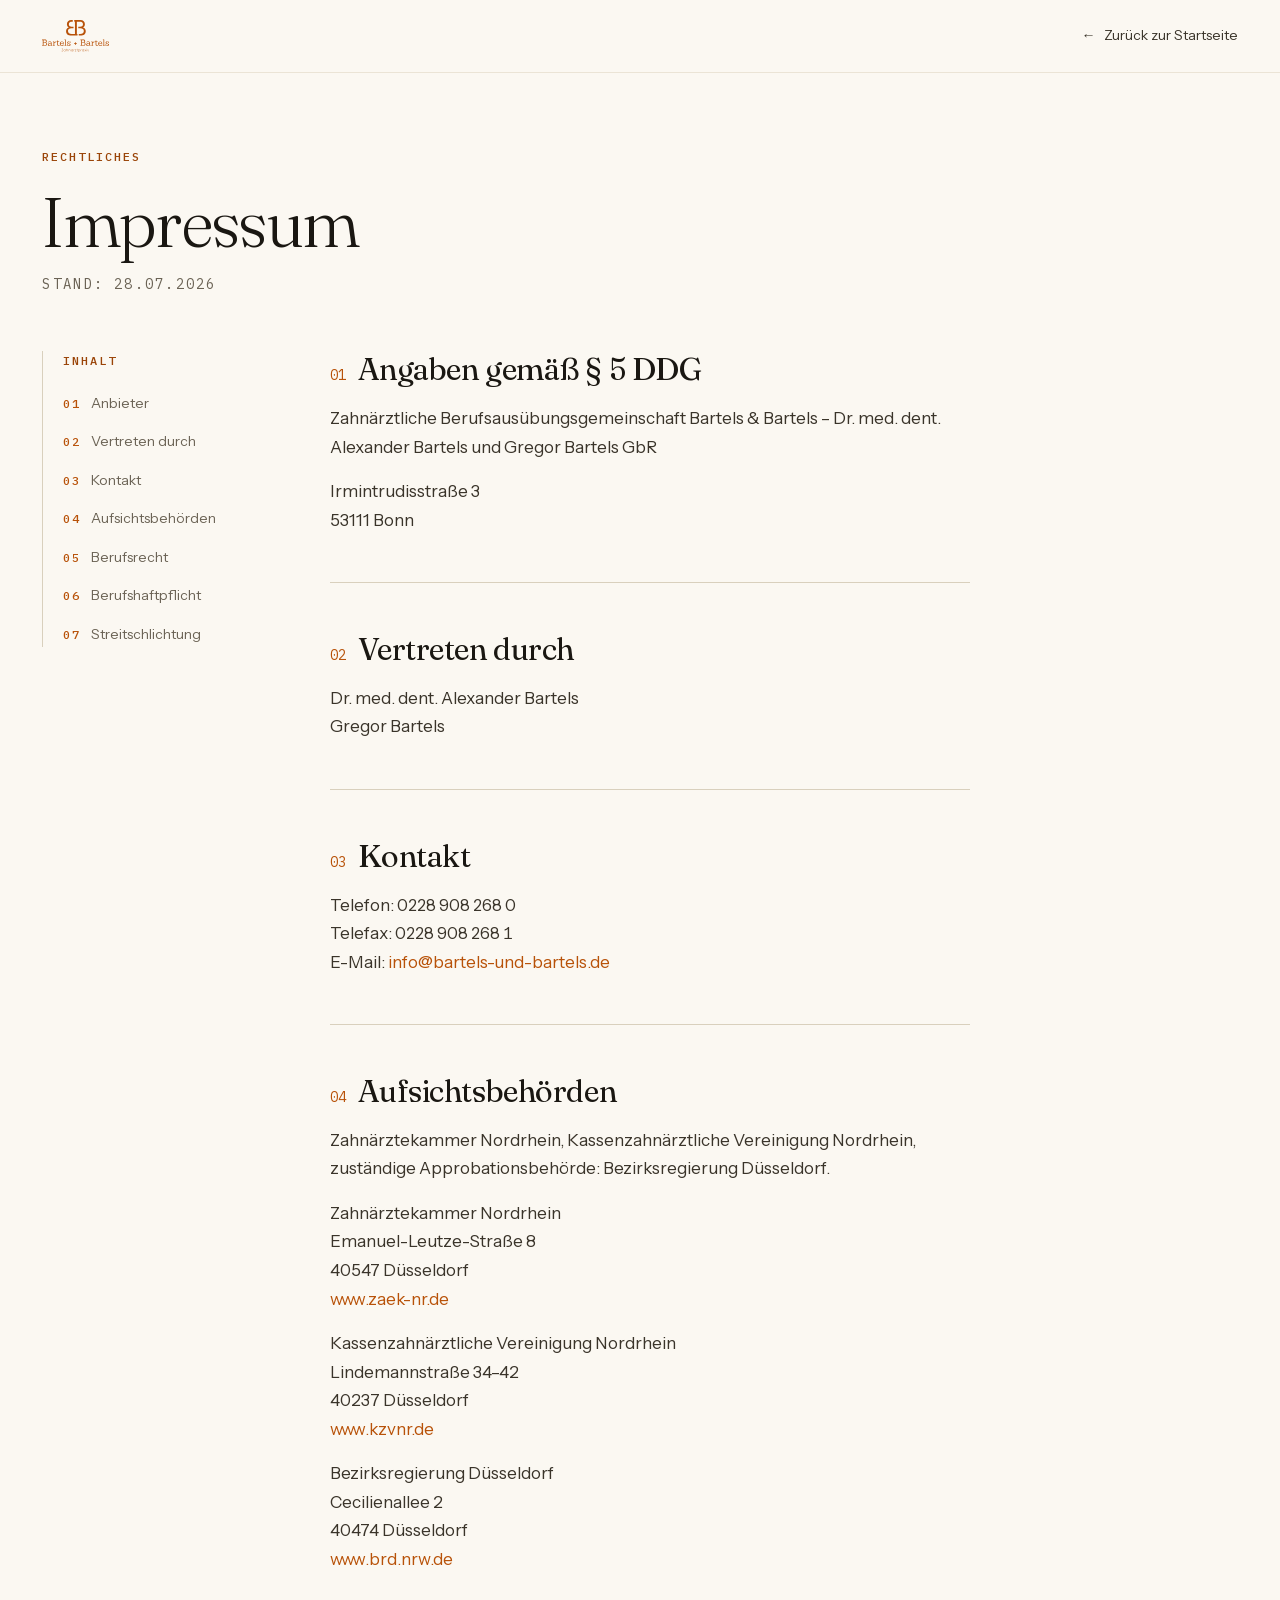
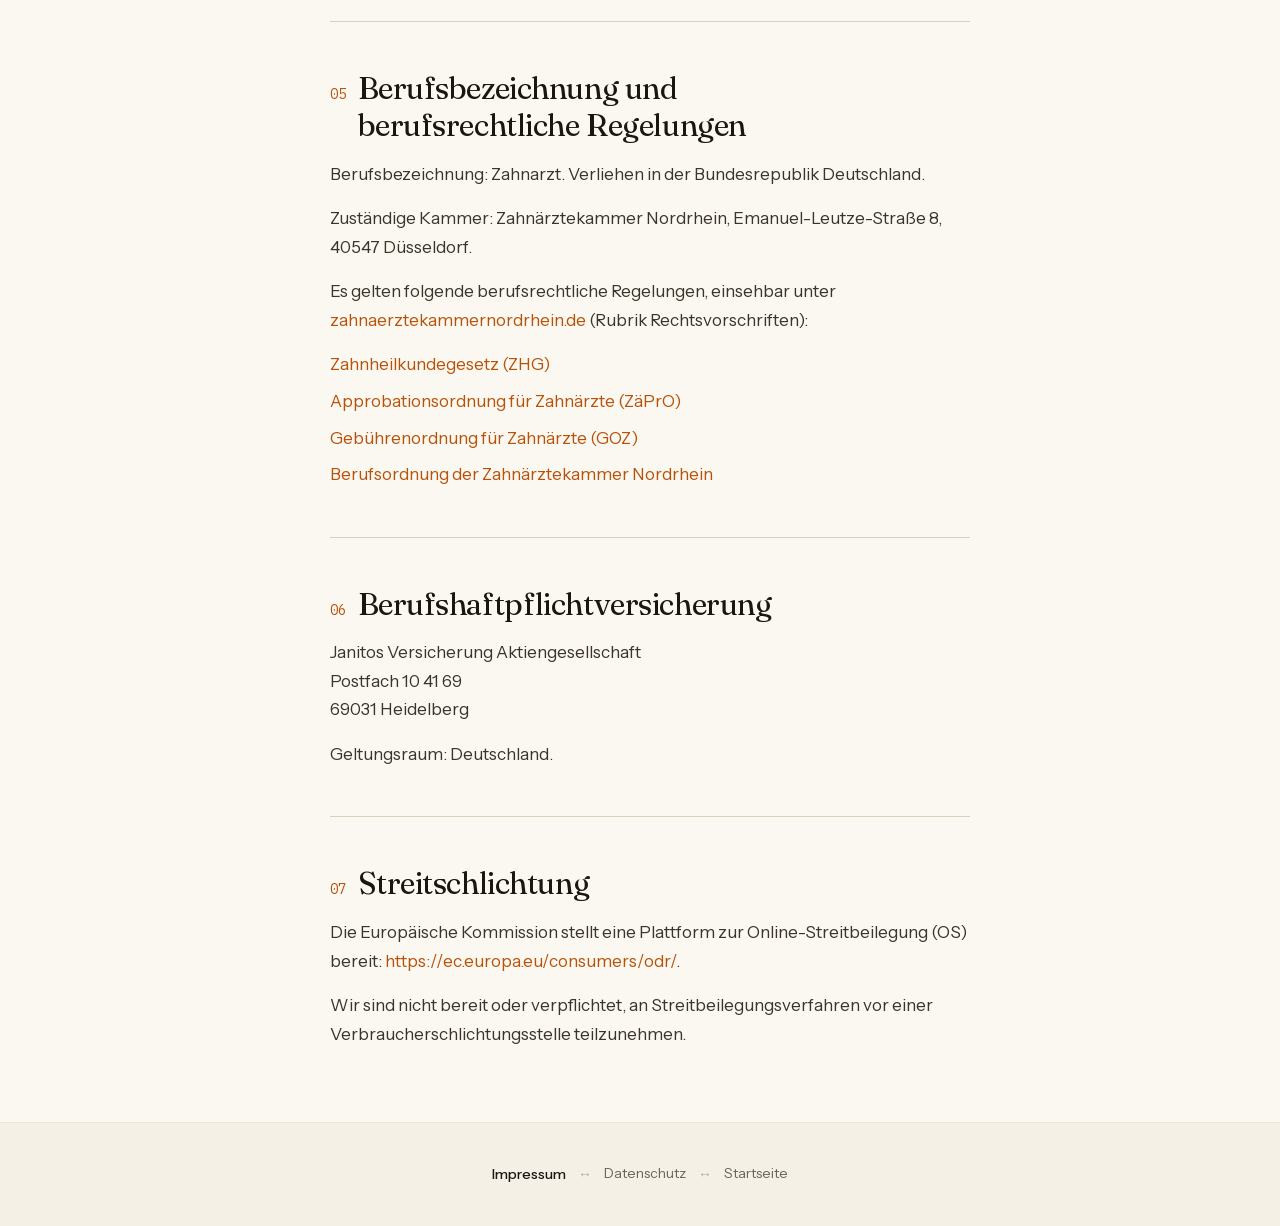
<file: bartels/impressum/index.html>
<!DOCTYPE html><html lang="de" class="fraunces_c9dbb6f5-module__aiUiFW__variable instrument_sans_a4793e37-module__kjK-cW__variable ibm_plex_mono_a987cf9a-module__QMZ1oW__variable h-full antialiased"><head><meta charSet="utf-8"/><meta name="viewport" content="width=device-width, initial-scale=1"/><meta name="robots" content="noindex,follow"/><link rel="preload" href="/bartels/_next/static/media/2fe89d53234c61d4-s.p.1u30mmyq6lnsd.woff2" as="font" crossorigin="" type="font/woff2"/><link rel="preload" href="/bartels/_next/static/media/5307092570128b5a-s.p.16191ingcc7md.woff2" as="font" crossorigin="" type="font/woff2"/><link rel="preload" href="/bartels/_next/static/media/68757d6cddeff913-s.p.1i-sca43-qwng.woff2" as="font" crossorigin="" type="font/woff2"/><link rel="preload" href="/bartels/_next/static/media/99e609270109b47d-s.p.40sczeszzbjw1.woff2" as="font" crossorigin="" type="font/woff2"/><link rel="preload" href="/bartels/_next/static/media/b67966e0b83b2cd0-s.p.0fuf3937kiol3.woff2" as="font" crossorigin="" type="font/woff2"/><link rel="preload" href="/bartels/_next/static/media/c7f47671e39f7787-s.p.0klc_mi0-5f4_.woff2" as="font" crossorigin="" type="font/woff2"/><link rel="preload" href="/bartels/_next/static/media/effe91970fc4db64-s.p.0oace-s_gkfks.woff2" as="font" crossorigin="" type="font/woff2"/><link rel="preload" href="/bartels/_next/static/media/f06bf9da926bae75-s.p.2874ccu1_u7jf.woff2" as="font" crossorigin="" type="font/woff2"/><link rel="preload" as="image" href="/bartels/logo.svg"/><link rel="stylesheet" href="/bartels/_next/static/chunks/2wxl91eikxqcg.css" data-precedence="next"/><link rel="preload" as="script" fetchPriority="low" href="/bartels/_next/static/chunks/0dhbjz-xsmu83.js"/><script src="/bartels/_next/static/chunks/15orcrkp-_9ct.js" async=""></script><script src="/bartels/_next/static/chunks/1upe53-127sm4.js" async=""></script><script src="/bartels/_next/static/chunks/282g6mqrl3o5y.js" async=""></script><script src="/bartels/_next/static/chunks/turbopack-07oza-jwlowr3.js" async=""></script><script src="/bartels/_next/static/chunks/05-c3ty_6dwfk.js" async=""></script><script src="/bartels/_next/static/chunks/14mrh2-p_w84d.js" async=""></script><script src="/bartels/_next/static/chunks/277t83k0btnxc.js" async=""></script><meta name="next-size-adjust" content=""/><meta name="theme-color" content="#17150f"/><meta name="color-scheme" content="light"/><title>Impressum – Bartels &amp; Bartels Zahnärzte</title><meta name="description" content="Impressum der Zahnärztlichen Berufsausübungsgemeinschaft Bartels &amp; Bartels, Irmintrudisstraße 3, 53111 Bonn."/><link rel="canonical" href="https://www.bartels-und-bartels.de/impressum/"/><meta property="og:title" content="Bartels &amp; Bartels Zahnärzte – Zahnmedizin, die sich Zeit nimmt"/><meta property="og:description" content="Bartels &amp; Bartels Zahnärzte in Bonn: präzise, schonende Zahnmedizin unter dem OP-Mikroskop. Termine Mo–Do bis 20 Uhr, eigene kostenfreie Tiefgarage. Tel. 0228 908 268 0."/><meta property="og:url" content="https://www.bartels-und-bartels.de/"/><meta property="og:site_name" content="Bartels &amp; Bartels Zahnärzte"/><meta property="og:locale" content="de_DE"/><meta property="og:type" content="website"/><meta name="twitter:card" content="summary"/><meta name="twitter:title" content="Bartels &amp; Bartels Zahnärzte – Zahnmedizin, die sich Zeit nimmt"/><meta name="twitter:description" content="Bartels &amp; Bartels Zahnärzte in Bonn: präzise, schonende Zahnmedizin unter dem OP-Mikroskop. Termine Mo–Do bis 20 Uhr, eigene kostenfreie Tiefgarage. Tel. 0228 908 268 0."/><link rel="icon" href="/bartels/icon.png?icon.1kvyo0t_xjtkm.png" sizes="32x32" type="image/png"/><link rel="apple-touch-icon" href="/bartels/apple-icon.png?apple-icon.0rn5wygkutcpo.png" sizes="180x180" type="image/png"/><script src="/bartels/_next/static/chunks/0cz1d0mv5g_q7.js" noModule=""></script></head><body class="has-mobile-bar flex min-h-full flex-col"><div hidden=""><!--$--><!--/$--></div><a href="#inhalt" class="sr-only focus:not-sr-only focus:fixed focus:left-4 focus:top-4 focus:z-[100] focus:rounded-md focus:bg-rust-700 focus:px-4 focus:py-2 focus:text-white">Zum Inhalt springen</a><div class="act-ivory flex min-h-full flex-col"><header class="sticky top-0 z-40 border-b border-ivory-200 bg-ivory-50/95 backdrop-blur"><div class="u-container flex h-16 items-center justify-between sm:h-[4.5rem]"><a class="shrink-0" href="/bartels/"><img alt="Bartels &amp; Bartels Zahnärzte" width="209" height="100" decoding="async" data-nimg="1" class="h-7 w-auto sm:h-8" style="color:transparent" src="/bartels/logo.svg"/></a><a class="u-link inline-flex items-center gap-2 text-small text-text-700 hover:text-rust-700" href="/bartels/"><span aria-hidden="true">←</span>Zurück zur Startseite</a></div></header><main id="inhalt" class="flex-1"><div class="u-container u-section-tight"><div data-reveal="" data-shown="false" class="max-w-[var(--container-prose)]" style="--reveal-delay:0ms"><p class="u-eyebrow">Rechtliches</p><h1 class="mt-5 text-h1 [font-variation-settings:&#x27;SOFT&#x27;_14]">Impressum</h1><p class="mt-4 font-mono text-small uppercase tracking-caps text-text-500">Stand: <!-- -->28.07.2026</p></div><div class="mt-12 sm:mt-14 lg:grid lg:grid-cols-[14rem_minmax(0,1fr)] lg:gap-16"><nav aria-label="Inhaltsverzeichnis" class="mb-10 lg:mb-0"><div class="border-b border-ivory-300 pb-8 lg:sticky lg:top-28 lg:border-b-0 lg:border-l lg:border-ivory-300 lg:pb-0 lg:pl-5"><p class="u-eyebrow mb-4 hidden lg:block">Inhalt</p><ol class="flex list-none flex-col gap-2.5"><li><a href="#anbieter" class="u-link inline-flex items-baseline gap-2.5 text-small text-text-500 hover:text-rust-700"><span aria-hidden="true" class="font-mono text-micro text-rust-600">01</span><span>Anbieter</span></a></li><li><a href="#vertreten-durch" class="u-link inline-flex items-baseline gap-2.5 text-small text-text-500 hover:text-rust-700"><span aria-hidden="true" class="font-mono text-micro text-rust-600">02</span><span>Vertreten durch</span></a></li><li><a href="#kontakt" class="u-link inline-flex items-baseline gap-2.5 text-small text-text-500 hover:text-rust-700"><span aria-hidden="true" class="font-mono text-micro text-rust-600">03</span><span>Kontakt</span></a></li><li><a href="#aufsicht" class="u-link inline-flex items-baseline gap-2.5 text-small text-text-500 hover:text-rust-700"><span aria-hidden="true" class="font-mono text-micro text-rust-600">04</span><span>Aufsichtsbehörden</span></a></li><li><a href="#berufsrecht" class="u-link inline-flex items-baseline gap-2.5 text-small text-text-500 hover:text-rust-700"><span aria-hidden="true" class="font-mono text-micro text-rust-600">05</span><span>Berufsrecht</span></a></li><li><a href="#haftpflicht" class="u-link inline-flex items-baseline gap-2.5 text-small text-text-500 hover:text-rust-700"><span aria-hidden="true" class="font-mono text-micro text-rust-600">06</span><span>Berufshaftpflicht</span></a></li><li><a href="#streitschlichtung" class="u-link inline-flex items-baseline gap-2.5 text-small text-text-500 hover:text-rust-700"><span aria-hidden="true" class="font-mono text-micro text-rust-600">07</span><span>Streitschlichtung</span></a></li></ol></div></nav><article class="u-prose"><section id="anbieter" class=""><h2 class="flex items-baseline gap-3 text-h3"><span aria-hidden="true" class="font-mono text-small text-rust-600">01</span><span>Angaben gemäß § 5 DDG</span></h2><div class="mt-4 flex flex-col gap-4 text-text-700"><p>Zahnärztliche Berufsausübungsgemeinschaft Bartels &amp; Bartels – Dr. med. dent. Alexander Bartels und Gregor Bartels GbR</p><p>Irmintrudisstraße 3<br/>53111<!-- --> <!-- -->Bonn</p></div></section><section id="vertreten-durch" class="u-rule mt-10 pt-10 sm:mt-12 sm:pt-12"><h2 class="flex items-baseline gap-3 text-h3"><span aria-hidden="true" class="font-mono text-small text-rust-600">02</span><span>Vertreten durch</span></h2><div class="mt-4 flex flex-col gap-4 text-text-700"><p>Dr. med. dent. Alexander Bartels<br/>Gregor Bartels</p></div></section><section id="kontakt" class="u-rule mt-10 pt-10 sm:mt-12 sm:pt-12"><h2 class="flex items-baseline gap-3 text-h3"><span aria-hidden="true" class="font-mono text-small text-rust-600">03</span><span>Kontakt</span></h2><div class="mt-4 flex flex-col gap-4 text-text-700"><p class="[font-variant-numeric:tabular-nums]">Telefon: <!-- -->0228 908 268 0<br/>Telefax: <!-- -->0228 908 268 1<br/>E-Mail:<!-- --> <a href="mailto:info@bartels-und-bartels.de" class="u-link text-rust-600 hover:text-rust-700">info@bartels-und-bartels.de</a></p></div></section><section id="aufsicht" class="u-rule mt-10 pt-10 sm:mt-12 sm:pt-12"><h2 class="flex items-baseline gap-3 text-h3"><span aria-hidden="true" class="font-mono text-small text-rust-600">04</span><span>Aufsichtsbehörden</span></h2><div class="mt-4 flex flex-col gap-4 text-text-700"><p>Zahnärztekammer Nordrhein, Kassenzahnärztliche Vereinigung Nordrhein, zuständige Approbationsbehörde: Bezirksregierung Düsseldorf.</p><p>Zahnärztekammer Nordrhein<br/>Emanuel-Leutze-Straße 8<br/>40547 Düsseldorf<br/><a href="https://www.zaek-nr.de" target="_blank" rel="noreferrer" class="u-link text-rust-600 hover:text-rust-700">www.zaek-nr.de</a></p><p>Kassenzahnärztliche Vereinigung Nordrhein<br/>Lindemannstraße 34–42<br/>40237 Düsseldorf<br/><a href="https://www.kzvnr.de" target="_blank" rel="noreferrer" class="u-link text-rust-600 hover:text-rust-700">www.kzvnr.de</a></p><p>Bezirksregierung Düsseldorf<br/>Cecilienallee 2<br/>40474 Düsseldorf<br/><a href="https://www.brd.nrw.de" target="_blank" rel="noreferrer" class="u-link text-rust-600 hover:text-rust-700">www.brd.nrw.de</a></p></div></section><section id="berufsrecht" class="u-rule mt-10 pt-10 sm:mt-12 sm:pt-12"><h2 class="flex items-baseline gap-3 text-h3"><span aria-hidden="true" class="font-mono text-small text-rust-600">05</span><span>Berufsbezeichnung und berufsrechtliche Regelungen</span></h2><div class="mt-4 flex flex-col gap-4 text-text-700"><p>Berufsbezeichnung: Zahnarzt. Verliehen in der Bundesrepublik Deutschland.</p><p>Zuständige Kammer: Zahnärztekammer Nordrhein, Emanuel-Leutze-Straße 8, 40547 Düsseldorf.</p><p>Es gelten folgende berufsrechtliche Regelungen, einsehbar unter<!-- --> <a href="https://www.zahnaerztekammernordrhein.de" target="_blank" rel="noreferrer" class="u-link text-rust-600 hover:text-rust-700">zahnaerztekammernordrhein.de</a> <!-- -->(Rubrik Rechtsvorschriften):</p><ul class="flex list-none flex-col gap-2"><li><a href="https://www.gesetze-im-internet.de/zhg/" target="_blank" rel="noreferrer" class="u-link text-rust-600 hover:text-rust-700">Zahnheilkundegesetz (ZHG)</a></li><li><a href="https://www.gesetze-im-internet.de/z_pro_2/" target="_blank" rel="noreferrer" class="u-link text-rust-600 hover:text-rust-700">Approbationsordnung für Zahnärzte (ZäPrO)</a></li><li><a href="https://www.gesetze-im-internet.de/goz_1988/" target="_blank" rel="noreferrer" class="u-link text-rust-600 hover:text-rust-700">Gebührenordnung für Zahnärzte (GOZ)</a></li><li><a href="https://www.zahnaerztekammernordrhein.de" target="_blank" rel="noreferrer" class="u-link text-rust-600 hover:text-rust-700">Berufsordnung der Zahnärztekammer Nordrhein</a></li></ul></div></section><section id="haftpflicht" class="u-rule mt-10 pt-10 sm:mt-12 sm:pt-12"><h2 class="flex items-baseline gap-3 text-h3"><span aria-hidden="true" class="font-mono text-small text-rust-600">06</span><span>Berufshaftpflichtversicherung</span></h2><div class="mt-4 flex flex-col gap-4 text-text-700"><p>Janitos Versicherung Aktiengesellschaft<br/>Postfach 10 41 69<br/>69031 Heidelberg</p><p>Geltungsraum: Deutschland.</p></div></section><section id="streitschlichtung" class="u-rule mt-10 pt-10 sm:mt-12 sm:pt-12"><h2 class="flex items-baseline gap-3 text-h3"><span aria-hidden="true" class="font-mono text-small text-rust-600">07</span><span>Streitschlichtung</span></h2><div class="mt-4 flex flex-col gap-4 text-text-700"><p>Die Europäische Kommission stellt eine Plattform zur Online-Streitbeilegung (OS) bereit:<!-- --> <a href="https://ec.europa.eu/consumers/odr/" target="_blank" rel="noreferrer" class="u-link text-rust-600 hover:text-rust-700">https://ec.europa.eu/consumers/odr/</a>.</p><p>Wir sind nicht bereit oder verpflichtet, an Streitbeilegungsverfahren vor einer Verbraucherschlichtungsstelle teilzunehmen.</p></div></section></article></div></div></main><footer class="border-t border-ivory-200 bg-ivory-100"><nav aria-label="Rechtliches" class="u-container flex items-center justify-center gap-3 py-10 text-small"><span class="inline-flex items-center gap-3"><span aria-current="page" class="font-medium text-text-900">Impressum</span></span><span class="inline-flex items-center gap-3"><span aria-hidden="true" class="text-ivory-400">↔</span><a class="u-link text-text-500 hover:text-rust-700" href="/bartels/datenschutz/">Datenschutz</a></span><span aria-hidden="true" class="text-ivory-400">↔</span><a class="u-link text-text-500 hover:text-rust-700" href="/bartels/">Startseite</a></nav></footer></div><!--$--><!--/$--><script type="application/ld+json">{"@context":"https://schema.org","@type":"Dentist","name":"Bartels & Bartels Zahnärzte","legalName":"Zahnärztliche Berufsausübungsgemeinschaft Bartels & Bartels – Dr. med. dent. Alexander Bartels und Gregor Bartels GbR","url":"https://www.bartels-und-bartels.de","image":"https://www.bartels-und-bartels.de/logo.svg","telephone":"+492289082680","faxNumber":"+492289082681","email":"info@bartels-und-bartels.de","address":{"@type":"PostalAddress","streetAddress":"Irmintrudisstraße 3","addressLocality":"Bonn","postalCode":"53111","addressCountry":"DE"},"areaServed":"Bonn","availableService":[{"@type":"MedicalProcedure","name":"Wurzelkanalbehandlung"},{"@type":"MedicalProcedure","name":"Füllungstherapie"},{"@type":"MedicalProcedure","name":"Zahnfleischbehandlung"},{"@type":"MedicalProcedure","name":"Knirscherschienen"},{"@type":"MedicalProcedure","name":"Funktionsanalyse"},{"@type":"MedicalProcedure","name":"Professionelle Zahnreinigung"},{"@type":"MedicalProcedure","name":"Behandlung von Angstpatienten"},{"@type":"MedicalProcedure","name":"Kronen- und Brückenversorgung"},{"@type":"MedicalProcedure","name":"Zahnersatz"},{"@type":"MedicalProcedure","name":"Zahnentfernung"},{"@type":"MedicalProcedure","name":"Zahnchirurgie"},{"@type":"MedicalProcedure","name":"Zahnaufhellung"}],"openingHoursSpecification":[{"@type":"OpeningHoursSpecification","dayOfWeek":["Monday","Tuesday","Wednesday","Thursday"],"opens":"08:00","closes":"20:00"},{"@type":"OpeningHoursSpecification","dayOfWeek":["Friday"],"opens":"08:00","closes":"15:00"}],"employee":[{"@type":"Person","name":"Gregor Bartels","jobTitle":"Zahnarzt"},{"@type":"Person","name":"Dr. med. dent. Alexander Bartels","jobTitle":"Zahnarzt – Endodontologie, Parodontologie, Funktionstherapie"}]}</script><script src="/bartels/_next/static/chunks/0dhbjz-xsmu83.js" id="_R_" async=""></script><script>(self.__next_f=self.__next_f||[]).push([0])</script><script>self.__next_f.push([1,"1:\"$Sreact.fragment\"\n2:I[39756,[\"/bartels/_next/static/chunks/05-c3ty_6dwfk.js\",\"/bartels/_next/static/chunks/14mrh2-p_w84d.js\"],\"default\"]\n3:I[37457,[\"/bartels/_next/static/chunks/05-c3ty_6dwfk.js\",\"/bartels/_next/static/chunks/14mrh2-p_w84d.js\"],\"default\"]\n9:I[68027,[\"/bartels/_next/static/chunks/05-c3ty_6dwfk.js\",\"/bartels/_next/static/chunks/14mrh2-p_w84d.js\"],\"default\",1]\n:HL[\"/bartels/_next/static/chunks/2wxl91eikxqcg.css\",\"style\"]\n:HL[\"/bartels/_next/static/media/2fe89d53234c61d4-s.p.1u30mmyq6lnsd.woff2\",\"font\",{\"crossOrigin\":\"\",\"type\":\"font/woff2\"}]\n:HL[\"/bartels/_next/static/media/5307092570128b5a-s.p.16191ingcc7md.woff2\",\"font\",{\"crossOrigin\":\"\",\"type\":\"font/woff2\"}]\n:HL[\"/bartels/_next/static/media/68757d6cddeff913-s.p.1i-sca43-qwng.woff2\",\"font\",{\"crossOrigin\":\"\",\"type\":\"font/woff2\"}]\n:HL[\"/bartels/_next/static/media/99e609270109b47d-s.p.40sczeszzbjw1.woff2\",\"font\",{\"crossOrigin\":\"\",\"type\":\"font/woff2\"}]\n:HL[\"/bartels/_next/static/media/b67966e0b83b2cd0-s.p.0fuf3937kiol3.woff2\",\"font\",{\"crossOrigin\":\"\",\"type\":\"font/woff2\"}]\n:HL[\"/bartels/_next/static/media/c7f47671e39f7787-s.p.0klc_mi0-5f4_.woff2\",\"font\",{\"crossOrigin\":\"\",\"type\":\"font/woff2\"}]\n:HL[\"/bartels/_next/static/media/effe91970fc4db64-s.p.0oace-s_gkfks.woff2\",\"font\",{\"crossOrigin\":\"\",\"type\":\"font/woff2\"}]\n:HL[\"/bartels/_next/static/media/f06bf9da926bae75-s.p.2874ccu1_u7jf.woff2\",\"font\",{\"crossOrigin\":\"\",\"type\":\"font/woff2\"}]\n4:T6e4,"])</script><script>self.__next_f.push([1,"{\"@context\":\"https://schema.org\",\"@type\":\"Dentist\",\"name\":\"Bartels \u0026 Bartels Zahnärzte\",\"legalName\":\"Zahnärztliche Berufsausübungsgemeinschaft Bartels \u0026 Bartels – Dr. med. dent. Alexander Bartels und Gregor Bartels GbR\",\"url\":\"https://www.bartels-und-bartels.de\",\"image\":\"https://www.bartels-und-bartels.de/logo.svg\",\"telephone\":\"+492289082680\",\"faxNumber\":\"+492289082681\",\"email\":\"info@bartels-und-bartels.de\",\"address\":{\"@type\":\"PostalAddress\",\"streetAddress\":\"Irmintrudisstraße 3\",\"addressLocality\":\"Bonn\",\"postalCode\":\"53111\",\"addressCountry\":\"DE\"},\"areaServed\":\"Bonn\",\"availableService\":[{\"@type\":\"MedicalProcedure\",\"name\":\"Wurzelkanalbehandlung\"},{\"@type\":\"MedicalProcedure\",\"name\":\"Füllungstherapie\"},{\"@type\":\"MedicalProcedure\",\"name\":\"Zahnfleischbehandlung\"},{\"@type\":\"MedicalProcedure\",\"name\":\"Knirscherschienen\"},{\"@type\":\"MedicalProcedure\",\"name\":\"Funktionsanalyse\"},{\"@type\":\"MedicalProcedure\",\"name\":\"Professionelle Zahnreinigung\"},{\"@type\":\"MedicalProcedure\",\"name\":\"Behandlung von Angstpatienten\"},{\"@type\":\"MedicalProcedure\",\"name\":\"Kronen- und Brückenversorgung\"},{\"@type\":\"MedicalProcedure\",\"name\":\"Zahnersatz\"},{\"@type\":\"MedicalProcedure\",\"name\":\"Zahnentfernung\"},{\"@type\":\"MedicalProcedure\",\"name\":\"Zahnchirurgie\"},{\"@type\":\"MedicalProcedure\",\"name\":\"Zahnaufhellung\"}],\"openingHoursSpecification\":[{\"@type\":\"OpeningHoursSpecification\",\"dayOfWeek\":[\"Monday\",\"Tuesday\",\"Wednesday\",\"Thursday\"],\"opens\":\"08:00\",\"closes\":\"20:00\"},{\"@type\":\"OpeningHoursSpecification\",\"dayOfWeek\":[\"Friday\"],\"opens\":\"08:00\",\"closes\":\"15:00\"}],\"employee\":[{\"@type\":\"Person\",\"name\":\"Gregor Bartels\",\"jobTitle\":\"Zahnarzt\"},{\"@type\":\"Person\",\"name\":\"Dr. med. dent. Alexander Bartels\",\"jobTitle\":\"Zahnarzt – Endodontologie, Parodontologie, Funktionstherapie\"}]}"])</script><script>self.__next_f.push([1,"0:{\"P\":null,\"c\":[\"\",\"impressum\",\"\"],\"q\":\"\",\"i\":false,\"f\":[[[\"\",{\"children\":[\"impressum\",{\"children\":[\"__PAGE__\",{}]}]},\"$undefined\",\"$undefined\",16],[[\"$\",\"$1\",\"c\",{\"children\":[[[\"$\",\"link\",\"0\",{\"rel\":\"stylesheet\",\"href\":\"/bartels/_next/static/chunks/2wxl91eikxqcg.css\",\"precedence\":\"next\",\"crossOrigin\":\"$undefined\",\"nonce\":\"$undefined\"}],[\"$\",\"script\",\"script-0\",{\"src\":\"/bartels/_next/static/chunks/05-c3ty_6dwfk.js\",\"async\":true,\"nonce\":\"$undefined\"}],[\"$\",\"script\",\"script-1\",{\"src\":\"/bartels/_next/static/chunks/14mrh2-p_w84d.js\",\"async\":true,\"nonce\":\"$undefined\"}]],[\"$\",\"html\",null,{\"lang\":\"de\",\"className\":\"fraunces_c9dbb6f5-module__aiUiFW__variable instrument_sans_a4793e37-module__kjK-cW__variable ibm_plex_mono_a987cf9a-module__QMZ1oW__variable h-full antialiased\",\"children\":[\"$\",\"body\",null,{\"className\":\"has-mobile-bar flex min-h-full flex-col\",\"children\":[[\"$\",\"a\",null,{\"href\":\"#inhalt\",\"className\":\"sr-only focus:not-sr-only focus:fixed focus:left-4 focus:top-4 focus:z-[100] focus:rounded-md focus:bg-rust-700 focus:px-4 focus:py-2 focus:text-white\",\"children\":\"Zum Inhalt springen\"}],[\"$\",\"$L2\",null,{\"parallelRouterKey\":\"children\",\"error\":\"$undefined\",\"errorStyles\":\"$undefined\",\"errorScripts\":\"$undefined\",\"template\":[\"$\",\"$L3\",null,{}],\"templateStyles\":\"$undefined\",\"templateScripts\":\"$undefined\",\"notFound\":[[[\"$\",\"title\",null,{\"children\":\"404: This page could not be found.\"}],[\"$\",\"div\",null,{\"style\":{\"fontFamily\":\"system-ui,\\\"Segoe UI\\\",Roboto,Helvetica,Arial,sans-serif,\\\"Apple Color Emoji\\\",\\\"Segoe UI Emoji\\\"\",\"height\":\"100vh\",\"textAlign\":\"center\",\"display\":\"flex\",\"flexDirection\":\"column\",\"alignItems\":\"center\",\"justifyContent\":\"center\"},\"children\":[\"$\",\"div\",null,{\"children\":[[\"$\",\"style\",null,{\"dangerouslySetInnerHTML\":{\"__html\":\"body{color:#000;background:#fff;margin:0}.next-error-h1{border-right:1px solid rgba(0,0,0,.3)}@media (prefers-color-scheme:dark){body{color:#fff;background:#000}.next-error-h1{border-right:1px solid rgba(255,255,255,.3)}}\"}}],[\"$\",\"h1\",null,{\"className\":\"next-error-h1\",\"style\":{\"display\":\"inline-block\",\"margin\":\"0 20px 0 0\",\"padding\":\"0 23px 0 0\",\"fontSize\":24,\"fontWeight\":500,\"verticalAlign\":\"top\",\"lineHeight\":\"49px\"},\"children\":404}],[\"$\",\"div\",null,{\"style\":{\"display\":\"inline-block\"},\"children\":[\"$\",\"h2\",null,{\"style\":{\"fontSize\":14,\"fontWeight\":400,\"lineHeight\":\"49px\",\"margin\":0},\"children\":\"This page could not be found.\"}]}]]}]}]],[]],\"forbidden\":\"$undefined\",\"unauthorized\":\"$undefined\"}],[\"$\",\"script\",null,{\"type\":\"application/ld+json\",\"dangerouslySetInnerHTML\":{\"__html\":\"$4\"}}]]}]}]]}],{\"children\":[\"$L5\",{\"children\":[\"$L6\",{},null,false,null]},null,false,\"$@7\"]},null,false,null],\"$L8\",false]],\"m\":\"$undefined\",\"G\":[\"$9\",[\"$La\"]],\"S\":true,\"h\":null,\"s\":\"$undefined\",\"l\":\"$undefined\",\"p\":\"$undefined\",\"d\":\"$undefined\",\"b\":\"Y2f580PB7cK2SQJYIXYu0\"}\n"])</script><script>self.__next_f.push([1,"b:I[22016,[\"/bartels/_next/static/chunks/05-c3ty_6dwfk.js\",\"/bartels/_next/static/chunks/14mrh2-p_w84d.js\",\"/bartels/_next/static/chunks/277t83k0btnxc.js\"],\"\"]\nc:I[85437,[\"/bartels/_next/static/chunks/05-c3ty_6dwfk.js\",\"/bartels/_next/static/chunks/14mrh2-p_w84d.js\",\"/bartels/_next/static/chunks/277t83k0btnxc.js\"],\"Image\"]\nd:I[82784,[\"/bartels/_next/static/chunks/05-c3ty_6dwfk.js\",\"/bartels/_next/static/chunks/14mrh2-p_w84d.js\",\"/bartels/_next/static/chunks/277t83k0btnxc.js\"],\"Reveal\"]\n1a:I[97367,[\"/bartels/_next/static/chunks/05-c3ty_6dwfk.js\",\"/bartels/_next/static/chunks/14mrh2-p_w84d.js\"],\"ViewportBoundary\"]\n1c:I[97367,[\"/bartels/_next/static/chunks/05-c3ty_6dwfk.js\",\"/bartels/_next/static/chunks/14mrh2-p_w84d.js\"],\"MetadataBoundary\"]\n1d:\"$Sreact.suspense\"\n5:[\"$\",\"$1\",\"c\",{\"children\":[null,[\"$\",\"$L2\",null,{\"parallelRouterKey\":\"children\",\"error\":\"$undefined\",\"errorStyles\":\"$undefined\",\"errorScripts\":\"$undefined\",\"template\":[\"$\",\"$L3\",null,{}],\"templateStyles\":\"$undefined\",\"templateScripts\":\"$undefined\",\"notFound\":\"$undefined\",\"forbidden\":\"$undefined\",\"unauthorized\":\"$undefined\"}]]}]\n"])</script><script>self.__next_f.push([1,"6:[\"$\",\"$1\",\"c\",{\"children\":[[\"$\",\"div\",null,{\"className\":\"act-ivory flex min-h-full flex-col\",\"children\":[[\"$\",\"header\",null,{\"className\":\"sticky top-0 z-40 border-b border-ivory-200 bg-ivory-50/95 backdrop-blur\",\"children\":[\"$\",\"div\",null,{\"className\":\"u-container flex h-16 items-center justify-between sm:h-[4.5rem]\",\"children\":[[\"$\",\"$Lb\",null,{\"href\":\"/\",\"className\":\"shrink-0\",\"children\":[\"$\",\"$Lc\",null,{\"src\":\"/bartels/logo.svg\",\"alt\":\"Bartels \u0026 Bartels Zahnärzte\",\"width\":209,\"height\":100,\"priority\":true,\"className\":\"h-7 w-auto sm:h-8\"}]}],[\"$\",\"$Lb\",null,{\"href\":\"/\",\"className\":\"u-link inline-flex items-center gap-2 text-small text-text-700 hover:text-rust-700\",\"children\":[[\"$\",\"span\",null,{\"aria-hidden\":\"true\",\"children\":\"←\"}],\"Zurück zur Startseite\"]}]]}]}],[\"$\",\"main\",null,{\"id\":\"inhalt\",\"className\":\"flex-1\",\"children\":[\"$\",\"div\",null,{\"className\":\"u-container u-section-tight\",\"children\":[[\"$\",\"$Ld\",null,{\"as\":\"div\",\"className\":\"max-w-[var(--container-prose)]\",\"children\":[[\"$\",\"p\",null,{\"className\":\"u-eyebrow\",\"children\":\"Rechtliches\"}],[\"$\",\"h1\",null,{\"className\":\"mt-5 text-h1 [font-variation-settings:'SOFT'_14]\",\"children\":\"Impressum\"}],[\"$\",\"p\",null,{\"className\":\"mt-4 font-mono text-small uppercase tracking-caps text-text-500\",\"children\":[\"Stand: \",\"28.07.2026\"]}]]}],[\"$\",\"div\",null,{\"className\":\"mt-12 sm:mt-14 lg:grid lg:grid-cols-[14rem_minmax(0,1fr)] lg:gap-16\",\"children\":[[\"$\",\"nav\",null,{\"aria-label\":\"Inhaltsverzeichnis\",\"className\":\"mb-10 lg:mb-0\",\"children\":[\"$\",\"div\",null,{\"className\":\"border-b border-ivory-300 pb-8 lg:sticky lg:top-28 lg:border-b-0 lg:border-l lg:border-ivory-300 lg:pb-0 lg:pl-5\",\"children\":[[\"$\",\"p\",null,{\"className\":\"u-eyebrow mb-4 hidden lg:block\",\"children\":\"Inhalt\"}],[\"$\",\"ol\",null,{\"className\":\"flex list-none flex-col gap-2.5\",\"children\":[[\"$\",\"li\",\"#anbieter\",{\"children\":[\"$\",\"a\",null,{\"href\":\"#anbieter\",\"className\":\"u-link inline-flex items-baseline gap-2.5 text-small text-text-500 hover:text-rust-700\",\"children\":[[\"$\",\"span\",null,{\"aria-hidden\":\"true\",\"className\":\"font-mono text-micro text-rust-600\",\"children\":\"01\"}],[\"$\",\"span\",null,{\"children\":\"Anbieter\"}]]}]}],[\"$\",\"li\",\"#vertreten-durch\",{\"children\":[\"$\",\"a\",null,{\"href\":\"#vertreten-durch\",\"className\":\"u-link inline-flex items-baseline gap-2.5 text-small text-text-500 hover:text-rust-700\",\"children\":[[\"$\",\"span\",null,{\"aria-hidden\":\"true\",\"className\":\"font-mono text-micro text-rust-600\",\"children\":\"02\"}],[\"$\",\"span\",null,{\"children\":\"Vertreten durch\"}]]}]}],[\"$\",\"li\",\"#kontakt\",{\"children\":[\"$\",\"a\",null,{\"href\":\"#kontakt\",\"className\":\"u-link inline-flex items-baseline gap-2.5 text-small text-text-500 hover:text-rust-700\",\"children\":[[\"$\",\"span\",null,{\"aria-hidden\":\"true\",\"className\":\"font-mono text-micro text-rust-600\",\"children\":\"03\"}],[\"$\",\"span\",null,{\"children\":\"Kontakt\"}]]}]}],[\"$\",\"li\",\"#aufsicht\",{\"children\":[\"$\",\"a\",null,{\"href\":\"#aufsicht\",\"className\":\"u-link inline-flex items-baseline gap-2.5 text-small text-text-500 hover:text-rust-700\",\"children\":[[\"$\",\"span\",null,{\"aria-hidden\":\"true\",\"className\":\"font-mono text-micro text-rust-600\",\"children\":\"04\"}],[\"$\",\"span\",null,{\"children\":\"Aufsichtsbehörden\"}]]}]}],[\"$\",\"li\",\"#berufsrecht\",{\"children\":[\"$\",\"a\",null,{\"href\":\"#berufsrecht\",\"className\":\"u-link inline-flex items-baseline gap-2.5 text-small text-text-500 hover:text-rust-700\",\"children\":[[\"$\",\"span\",null,{\"aria-hidden\":\"true\",\"className\":\"font-mono text-micro text-rust-600\",\"children\":\"05\"}],[\"$\",\"span\",null,{\"children\":\"Berufsrecht\"}]]}]}],[\"$\",\"li\",\"#haftpflicht\",{\"children\":[\"$\",\"a\",null,{\"href\":\"#haftpflicht\",\"className\":\"u-link inline-flex items-baseline gap-2.5 text-small text-text-500 hover:text-rust-700\",\"children\":[[\"$\",\"span\",null,{\"aria-hidden\":\"true\",\"className\":\"font-mono text-micro text-rust-600\",\"children\":\"06\"}],[\"$\",\"span\",null,{\"children\":\"Berufshaftpflicht\"}]]}]}],[\"$\",\"li\",\"#streitschlichtung\",{\"children\":[\"$\",\"a\",null,{\"href\":\"#streitschlichtung\",\"className\":\"u-link inline-flex items-baseline gap-2.5 text-small text-text-500 hover:text-rust-700\",\"children\":[[\"$\",\"span\",null,{\"aria-hidden\":\"true\",\"className\":\"font-mono text-micro text-rust-600\",\"children\":\"07\"}],[\"$\",\"span\",null,{\"children\":\"Streitschlichtung\"}]]}]}]]}]]}]}],[\"$\",\"article\",null,{\"className\":\"u-prose\",\"children\":[[\"$\",\"section\",null,{\"id\":\"anbieter\",\"className\":\"\",\"children\":[\"$Le\",\"$Lf\"]}],\"$L10\",\"$L11\",\"$L12\",\"$L13\",\"$L14\",\"$L15\"]}]]}]]}]}],\"$L16\"]}],[\"$L17\"],\"$L18\"]}]\n"])</script><script>self.__next_f.push([1,"19:[]\n7:\"$W19\"\n8:[\"$\",\"$1\",\"h\",{\"children\":[null,[\"$\",\"$L1a\",null,{\"children\":\"$L1b\"}],[\"$\",\"div\",null,{\"hidden\":true,\"children\":[\"$\",\"$L1c\",null,{\"children\":[\"$\",\"$1d\",null,{\"name\":\"Next.Metadata\",\"children\":\"$L1e\"}]}]}],[\"$\",\"meta\",null,{\"name\":\"next-size-adjust\",\"content\":\"\"}]]}]\na:[\"$\",\"link\",\"0\",{\"rel\":\"stylesheet\",\"href\":\"/bartels/_next/static/chunks/2wxl91eikxqcg.css\",\"precedence\":\"next\",\"crossOrigin\":\"$undefined\",\"nonce\":\"$undefined\"}]\n"])</script><script>self.__next_f.push([1,"1f:I[97367,[\"/bartels/_next/static/chunks/05-c3ty_6dwfk.js\",\"/bartels/_next/static/chunks/14mrh2-p_w84d.js\"],\"OutletBoundary\"]\ne:[\"$\",\"h2\",null,{\"className\":\"flex items-baseline gap-3 text-h3\",\"children\":[[\"$\",\"span\",null,{\"aria-hidden\":\"true\",\"className\":\"font-mono text-small text-rust-600\",\"children\":\"01\"}],[\"$\",\"span\",null,{\"children\":\"Angaben gemäß § 5 DDG\"}]]}]\nf:[\"$\",\"div\",null,{\"className\":\"mt-4 flex flex-col gap-4 text-text-700\",\"children\":[[\"$\",\"p\",null,{\"children\":\"Zahnärztliche Berufsausübungsgemeinschaft Bartels \u0026 Bartels – Dr. med. dent. Alexander Bartels und Gregor Bartels GbR\"}],[\"$\",\"p\",null,{\"children\":[\"Irmintrudisstraße 3\",[\"$\",\"br\",null,{}],\"53111\",\" \",\"Bonn\"]}]]}]\n10:[\"$\",\"section\",null,{\"id\":\"vertreten-durch\",\"className\":\"u-rule mt-10 pt-10 sm:mt-12 sm:pt-12\",\"children\":[[\"$\",\"h2\",null,{\"className\":\"flex items-baseline gap-3 text-h3\",\"children\":[[\"$\",\"span\",null,{\"aria-hidden\":\"true\",\"className\":\"font-mono text-small text-rust-600\",\"children\":\"02\"}],[\"$\",\"span\",null,{\"children\":\"Vertreten durch\"}]]}],[\"$\",\"div\",null,{\"className\":\"mt-4 flex flex-col gap-4 text-text-700\",\"children\":[\"$\",\"p\",null,{\"children\":[\"Dr. med. dent. Alexander Bartels\",[\"$\",\"br\",null,{}],\"Gregor Bartels\"]}]}]]}]\n11:[\"$\",\"section\",null,{\"id\":\"kontakt\",\"className\":\"u-rule mt-10 pt-10 sm:mt-12 sm:pt-12\",\"children\":[[\"$\",\"h2\",null,{\"className\":\"flex items-baseline gap-3 text-h3\",\"children\":[[\"$\",\"span\",null,{\"aria-hidden\":\"true\",\"className\":\"font-mono text-small text-rust-600\",\"children\":\"03\"}],[\"$\",\"span\",null,{\"children\":\"Kontakt\"}]]}],[\"$\",\"div\",null,{\"className\":\"mt-4 flex flex-col gap-4 text-text-700\",\"children\":[\"$\",\"p\",null,{\"className\":\"[font-variant-numeric:tabular-nums]\",\"children\":[\"Telefon: \",\"0228 908 268 0\",[\"$\",\"br\",null,{}],\"Telefax: \",\"0228 908 268 1\",[\"$\",\"br\",null,{}],\"E-Mail:\",\" \",[\"$\",\"a\",null,{\"href\":\"mailto:info@bartels-und-bartels.de\",\"className\":\"u-link text-rust-600 hover:text-rust-700\",\"children\":\"info@bartels-und-bartels.de\"}]]}]}]]}]\n"])</script><script>self.__next_f.push([1,"12:[\"$\",\"section\",null,{\"id\":\"aufsicht\",\"className\":\"u-rule mt-10 pt-10 sm:mt-12 sm:pt-12\",\"children\":[[\"$\",\"h2\",null,{\"className\":\"flex items-baseline gap-3 text-h3\",\"children\":[[\"$\",\"span\",null,{\"aria-hidden\":\"true\",\"className\":\"font-mono text-small text-rust-600\",\"children\":\"04\"}],[\"$\",\"span\",null,{\"children\":\"Aufsichtsbehörden\"}]]}],[\"$\",\"div\",null,{\"className\":\"mt-4 flex flex-col gap-4 text-text-700\",\"children\":[[\"$\",\"p\",null,{\"children\":\"Zahnärztekammer Nordrhein, Kassenzahnärztliche Vereinigung Nordrhein, zuständige Approbationsbehörde: Bezirksregierung Düsseldorf.\"}],[\"$\",\"p\",null,{\"children\":[\"Zahnärztekammer Nordrhein\",[\"$\",\"br\",null,{}],\"Emanuel-Leutze-Straße 8\",[\"$\",\"br\",null,{}],\"40547 Düsseldorf\",[\"$\",\"br\",null,{}],[\"$\",\"a\",null,{\"href\":\"https://www.zaek-nr.de\",\"target\":\"_blank\",\"rel\":\"noreferrer\",\"className\":\"u-link text-rust-600 hover:text-rust-700\",\"children\":\"www.zaek-nr.de\"}]]}],[\"$\",\"p\",null,{\"children\":[\"Kassenzahnärztliche Vereinigung Nordrhein\",[\"$\",\"br\",null,{}],\"Lindemannstraße 34–42\",[\"$\",\"br\",null,{}],\"40237 Düsseldorf\",[\"$\",\"br\",null,{}],[\"$\",\"a\",null,{\"href\":\"https://www.kzvnr.de\",\"target\":\"_blank\",\"rel\":\"noreferrer\",\"className\":\"u-link text-rust-600 hover:text-rust-700\",\"children\":\"www.kzvnr.de\"}]]}],[\"$\",\"p\",null,{\"children\":[\"Bezirksregierung Düsseldorf\",[\"$\",\"br\",null,{}],\"Cecilienallee 2\",[\"$\",\"br\",null,{}],\"40474 Düsseldorf\",[\"$\",\"br\",null,{}],[\"$\",\"a\",null,{\"href\":\"https://www.brd.nrw.de\",\"target\":\"_blank\",\"rel\":\"noreferrer\",\"className\":\"u-link text-rust-600 hover:text-rust-700\",\"children\":\"www.brd.nrw.de\"}]]}]]}]]}]\n"])</script><script>self.__next_f.push([1,"13:[\"$\",\"section\",null,{\"id\":\"berufsrecht\",\"className\":\"u-rule mt-10 pt-10 sm:mt-12 sm:pt-12\",\"children\":[[\"$\",\"h2\",null,{\"className\":\"flex items-baseline gap-3 text-h3\",\"children\":[[\"$\",\"span\",null,{\"aria-hidden\":\"true\",\"className\":\"font-mono text-small text-rust-600\",\"children\":\"05\"}],[\"$\",\"span\",null,{\"children\":\"Berufsbezeichnung und berufsrechtliche Regelungen\"}]]}],[\"$\",\"div\",null,{\"className\":\"mt-4 flex flex-col gap-4 text-text-700\",\"children\":[[\"$\",\"p\",null,{\"children\":\"Berufsbezeichnung: Zahnarzt. Verliehen in der Bundesrepublik Deutschland.\"}],[\"$\",\"p\",null,{\"children\":\"Zuständige Kammer: Zahnärztekammer Nordrhein, Emanuel-Leutze-Straße 8, 40547 Düsseldorf.\"}],[\"$\",\"p\",null,{\"children\":[\"Es gelten folgende berufsrechtliche Regelungen, einsehbar unter\",\" \",[\"$\",\"a\",null,{\"href\":\"https://www.zahnaerztekammernordrhein.de\",\"target\":\"_blank\",\"rel\":\"noreferrer\",\"className\":\"u-link text-rust-600 hover:text-rust-700\",\"children\":\"zahnaerztekammernordrhein.de\"}],\" \",\"(Rubrik Rechtsvorschriften):\"]}],[\"$\",\"ul\",null,{\"className\":\"flex list-none flex-col gap-2\",\"children\":[[\"$\",\"li\",null,{\"children\":[\"$\",\"a\",null,{\"href\":\"https://www.gesetze-im-internet.de/zhg/\",\"target\":\"_blank\",\"rel\":\"noreferrer\",\"className\":\"u-link text-rust-600 hover:text-rust-700\",\"children\":\"Zahnheilkundegesetz (ZHG)\"}]}],[\"$\",\"li\",null,{\"children\":[\"$\",\"a\",null,{\"href\":\"https://www.gesetze-im-internet.de/z_pro_2/\",\"target\":\"_blank\",\"rel\":\"noreferrer\",\"className\":\"u-link text-rust-600 hover:text-rust-700\",\"children\":\"Approbationsordnung für Zahnärzte (ZäPrO)\"}]}],[\"$\",\"li\",null,{\"children\":[\"$\",\"a\",null,{\"href\":\"https://www.gesetze-im-internet.de/goz_1988/\",\"target\":\"_blank\",\"rel\":\"noreferrer\",\"className\":\"u-link text-rust-600 hover:text-rust-700\",\"children\":\"Gebührenordnung für Zahnärzte (GOZ)\"}]}],[\"$\",\"li\",null,{\"children\":[\"$\",\"a\",null,{\"href\":\"https://www.zahnaerztekammernordrhein.de\",\"target\":\"_blank\",\"rel\":\"noreferrer\",\"className\":\"u-link text-rust-600 hover:text-rust-700\",\"children\":\"Berufsordnung der Zahnärztekammer Nordrhein\"}]}]]}]]}]]}]\n"])</script><script>self.__next_f.push([1,"14:[\"$\",\"section\",null,{\"id\":\"haftpflicht\",\"className\":\"u-rule mt-10 pt-10 sm:mt-12 sm:pt-12\",\"children\":[[\"$\",\"h2\",null,{\"className\":\"flex items-baseline gap-3 text-h3\",\"children\":[[\"$\",\"span\",null,{\"aria-hidden\":\"true\",\"className\":\"font-mono text-small text-rust-600\",\"children\":\"06\"}],[\"$\",\"span\",null,{\"children\":\"Berufshaftpflichtversicherung\"}]]}],[\"$\",\"div\",null,{\"className\":\"mt-4 flex flex-col gap-4 text-text-700\",\"children\":[[\"$\",\"p\",null,{\"children\":[\"Janitos Versicherung Aktiengesellschaft\",[\"$\",\"br\",null,{}],\"Postfach 10 41 69\",[\"$\",\"br\",null,{}],\"69031 Heidelberg\"]}],[\"$\",\"p\",null,{\"children\":\"Geltungsraum: Deutschland.\"}]]}]]}]\n15:[\"$\",\"section\",null,{\"id\":\"streitschlichtung\",\"className\":\"u-rule mt-10 pt-10 sm:mt-12 sm:pt-12\",\"children\":[[\"$\",\"h2\",null,{\"className\":\"flex items-baseline gap-3 text-h3\",\"children\":[[\"$\",\"span\",null,{\"aria-hidden\":\"true\",\"className\":\"font-mono text-small text-rust-600\",\"children\":\"07\"}],[\"$\",\"span\",null,{\"children\":\"Streitschlichtung\"}]]}],[\"$\",\"div\",null,{\"className\":\"mt-4 flex flex-col gap-4 text-text-700\",\"children\":[[\"$\",\"p\",null,{\"children\":[\"Die Europäische Kommission stellt eine Plattform zur Online-Streitbeilegung (OS) bereit:\",\" \",[\"$\",\"a\",null,{\"href\":\"https://ec.europa.eu/consumers/odr/\",\"target\":\"_blank\",\"rel\":\"noreferrer\",\"className\":\"u-link text-rust-600 hover:text-rust-700\",\"children\":\"https://ec.europa.eu/consumers/odr/\"}],\".\"]}],[\"$\",\"p\",null,{\"children\":\"Wir sind nicht bereit oder verpflichtet, an Streitbeilegungsverfahren vor einer Verbraucherschlichtungsstelle teilzunehmen.\"}]]}]]}]\n16:[\"$\",\"footer\",null,{\"className\":\"border-t border-ivory-200 bg-ivory-100\",\"children\":[\"$\",\"nav\",null,{\"aria-label\":\"Rechtliches\",\"className\":\"u-container flex items-center justify-center gap-3 py-10 text-small\",\"children\":[[[\"$\",\"span\",\"impressum\",{\"className\":\"inline-flex items-center gap-3\",\"children\":[null,[\"$\",\"span\",null,{\"aria-current\":\"page\",\"className\":\"font-medium text-text-900\",\"children\":\"Impressum\"}]]}],[\"$\",\"span\",\"datenschutz\",{\"className\":\"inline-flex items-center gap-3\",\"children\":[[\"$\",\"span\",null,{\"aria-hidden\":\"true\",\"className\":\"text-ivory-400\",\"children\":\"↔\"}],[\"$\",\"$Lb\",null,{\"href\":\"/datenschutz\",\"className\":\"u-link text-text-500 hover:text-rust-700\",\"children\":\"Datenschutz\"}]]}]],[\"$\",\"span\",null,{\"aria-hidden\":\"true\",\"className\":\"text-ivory-400\",\"children\":\"↔\"}],[\"$\",\"$Lb\",null,{\"href\":\"/\",\"className\":\"u-link text-text-500 hover:text-rust-700\",\"children\":\"Startseite\"}]]}]}]\n17:[\"$\",\"script\",\"script-0\",{\"src\":\"/bartels/_next/static/chunks/277t83k0btnxc.js\",\"async\":true,\"nonce\":\"$undefined\"}]\n18:[\"$\",\"$L1f\",null,{\"children\":[\"$\",\"$1d\",null,{\"name\":\"Next.MetadataOutlet\",\"children\":\"$@20\"}]}]\n"])</script><script>self.__next_f.push([1,"1b:[[\"$\",\"meta\",\"0\",{\"charSet\":\"utf-8\"}],[\"$\",\"meta\",\"1\",{\"name\":\"viewport\",\"content\":\"width=device-width, initial-scale=1\"}],[\"$\",\"meta\",\"2\",{\"name\":\"theme-color\",\"content\":\"#17150f\"}],[\"$\",\"meta\",\"3\",{\"name\":\"color-scheme\",\"content\":\"light\"}]]\n"])</script><script>self.__next_f.push([1,"21:I[27201,[\"/bartels/_next/static/chunks/05-c3ty_6dwfk.js\",\"/bartels/_next/static/chunks/14mrh2-p_w84d.js\"],\"IconMark\"]\n"])</script><script>self.__next_f.push([1,"1e:[[\"$\",\"title\",\"0\",{\"children\":\"Impressum – Bartels \u0026 Bartels Zahnärzte\"}],[\"$\",\"meta\",\"1\",{\"name\":\"description\",\"content\":\"Impressum der Zahnärztlichen Berufsausübungsgemeinschaft Bartels \u0026 Bartels, Irmintrudisstraße 3, 53111 Bonn.\"}],[\"$\",\"link\",\"2\",{\"rel\":\"canonical\",\"href\":\"https://www.bartels-und-bartels.de/impressum/\"}],[\"$\",\"meta\",\"3\",{\"property\":\"og:title\",\"content\":\"Bartels \u0026 Bartels Zahnärzte – Zahnmedizin, die sich Zeit nimmt\"}],[\"$\",\"meta\",\"4\",{\"property\":\"og:description\",\"content\":\"Bartels \u0026 Bartels Zahnärzte in Bonn: präzise, schonende Zahnmedizin unter dem OP-Mikroskop. Termine Mo–Do bis 20 Uhr, eigene kostenfreie Tiefgarage. Tel. 0228 908 268 0.\"}],[\"$\",\"meta\",\"5\",{\"property\":\"og:url\",\"content\":\"https://www.bartels-und-bartels.de/\"}],[\"$\",\"meta\",\"6\",{\"property\":\"og:site_name\",\"content\":\"Bartels \u0026 Bartels Zahnärzte\"}],[\"$\",\"meta\",\"7\",{\"property\":\"og:locale\",\"content\":\"de_DE\"}],[\"$\",\"meta\",\"8\",{\"property\":\"og:type\",\"content\":\"website\"}],[\"$\",\"meta\",\"9\",{\"name\":\"twitter:card\",\"content\":\"summary\"}],[\"$\",\"meta\",\"10\",{\"name\":\"twitter:title\",\"content\":\"Bartels \u0026 Bartels Zahnärzte – Zahnmedizin, die sich Zeit nimmt\"}],[\"$\",\"meta\",\"11\",{\"name\":\"twitter:description\",\"content\":\"Bartels \u0026 Bartels Zahnärzte in Bonn: präzise, schonende Zahnmedizin unter dem OP-Mikroskop. Termine Mo–Do bis 20 Uhr, eigene kostenfreie Tiefgarage. Tel. 0228 908 268 0.\"}],[\"$\",\"link\",\"12\",{\"rel\":\"icon\",\"href\":\"/bartels/icon.png?icon.1kvyo0t_xjtkm.png\",\"sizes\":\"32x32\",\"type\":\"image/png\"}],[\"$\",\"link\",\"13\",{\"rel\":\"apple-touch-icon\",\"href\":\"/bartels/apple-icon.png?apple-icon.0rn5wygkutcpo.png\",\"sizes\":\"180x180\",\"type\":\"image/png\"}],[\"$\",\"$L21\",\"14\",{}]]\n"])</script><script>self.__next_f.push([1,"20:null\n"])</script></body></html>
</file>
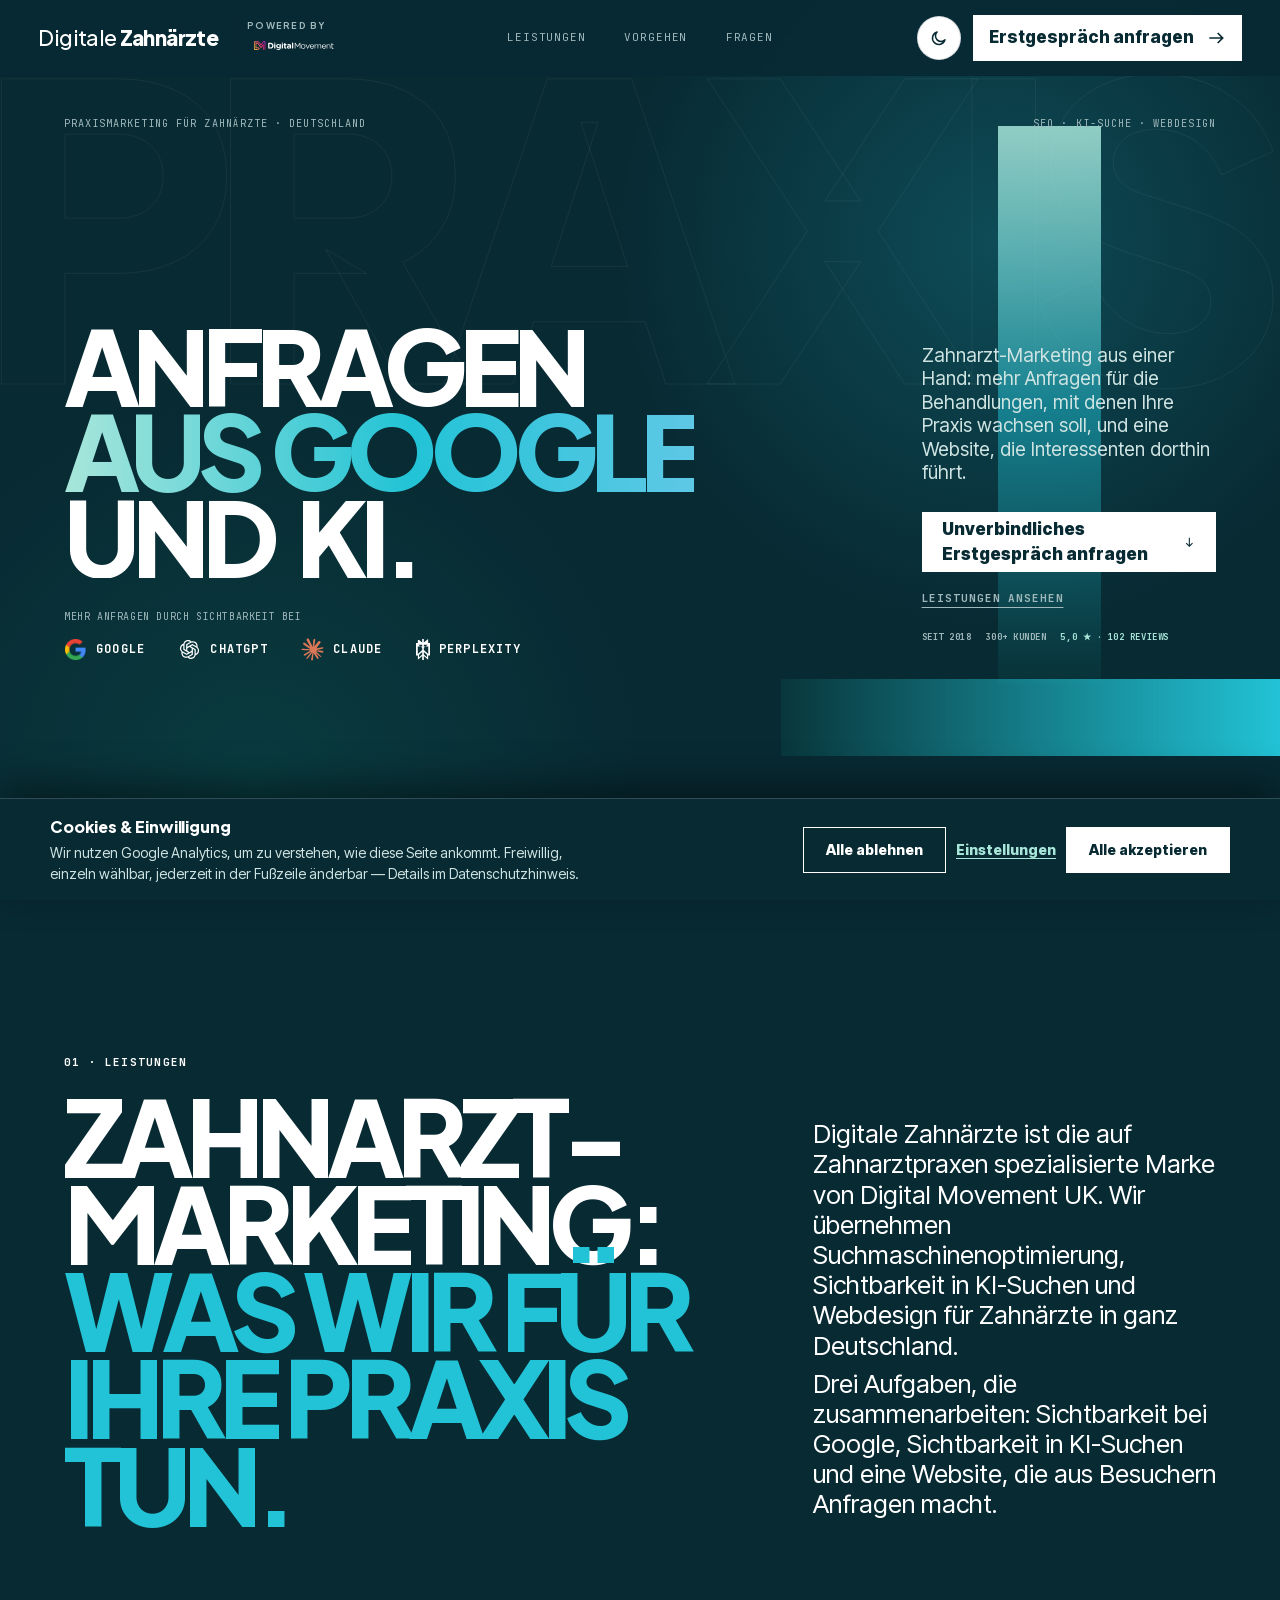
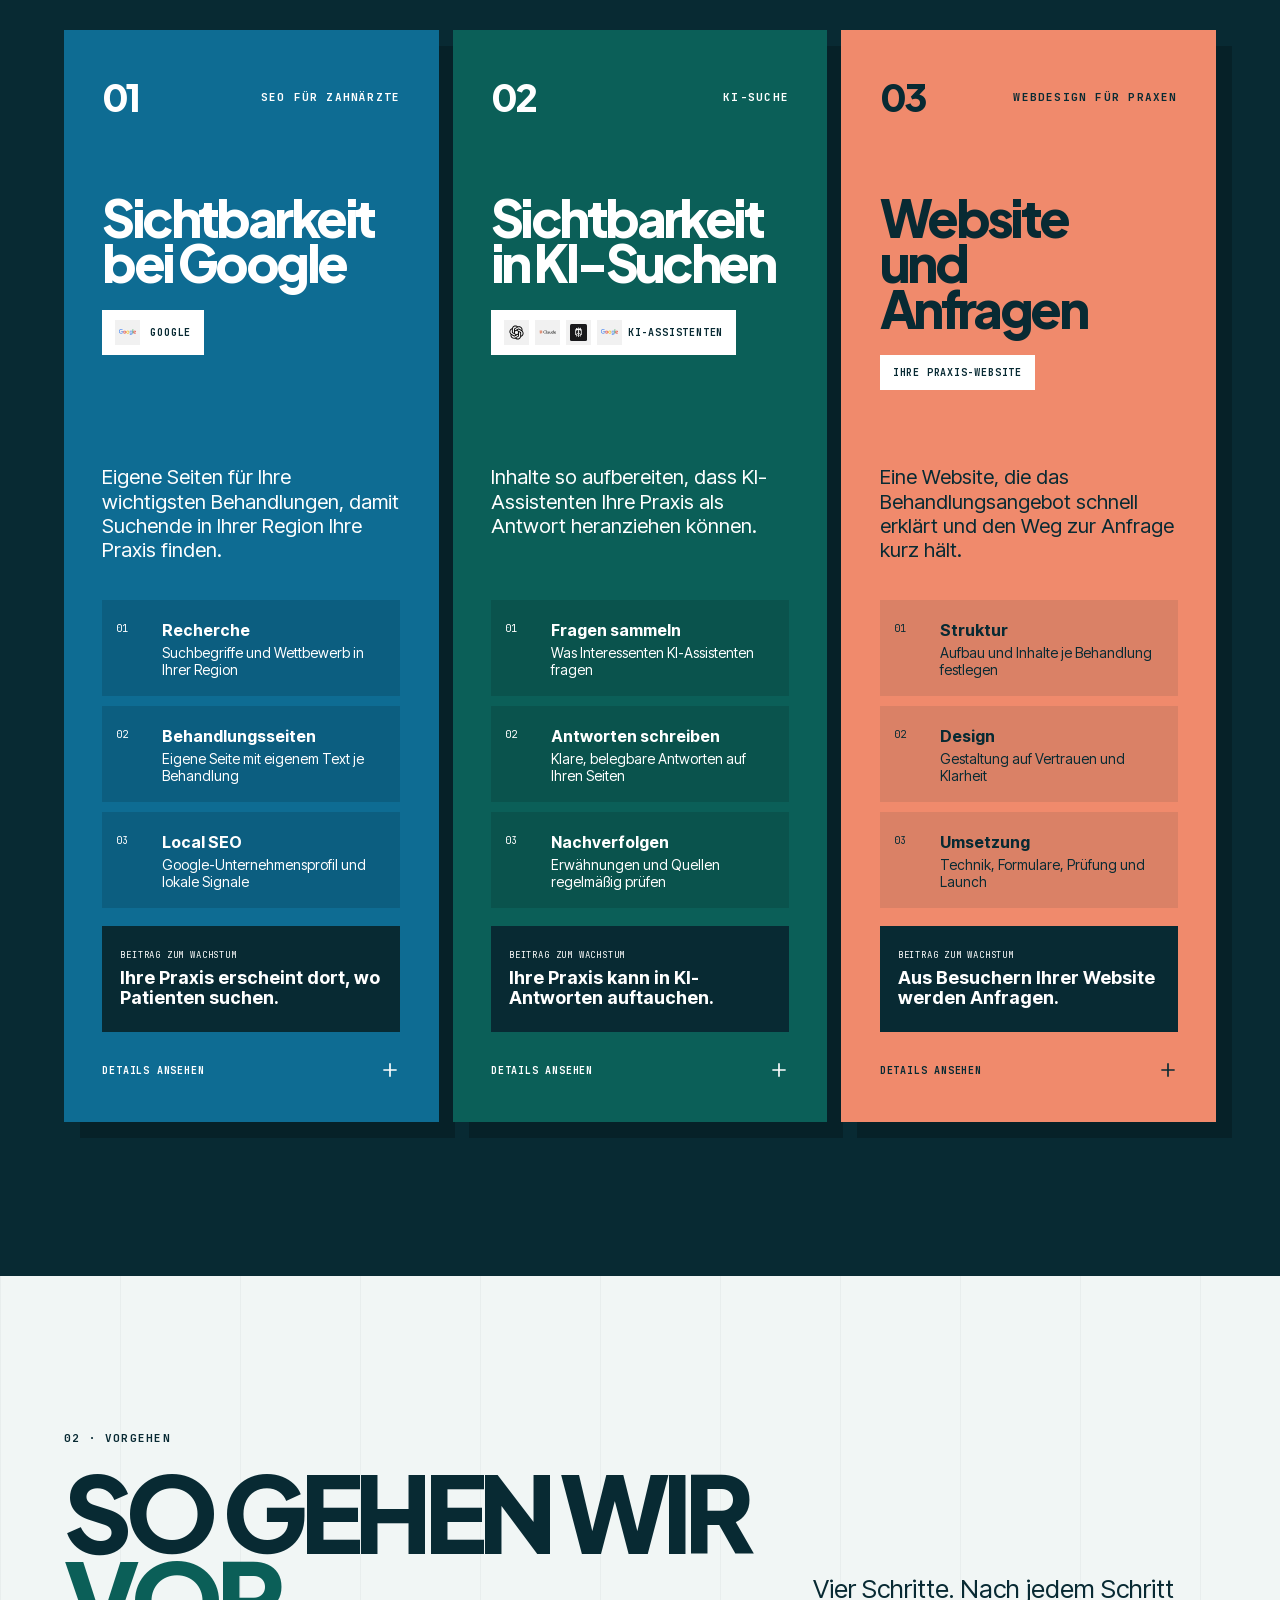
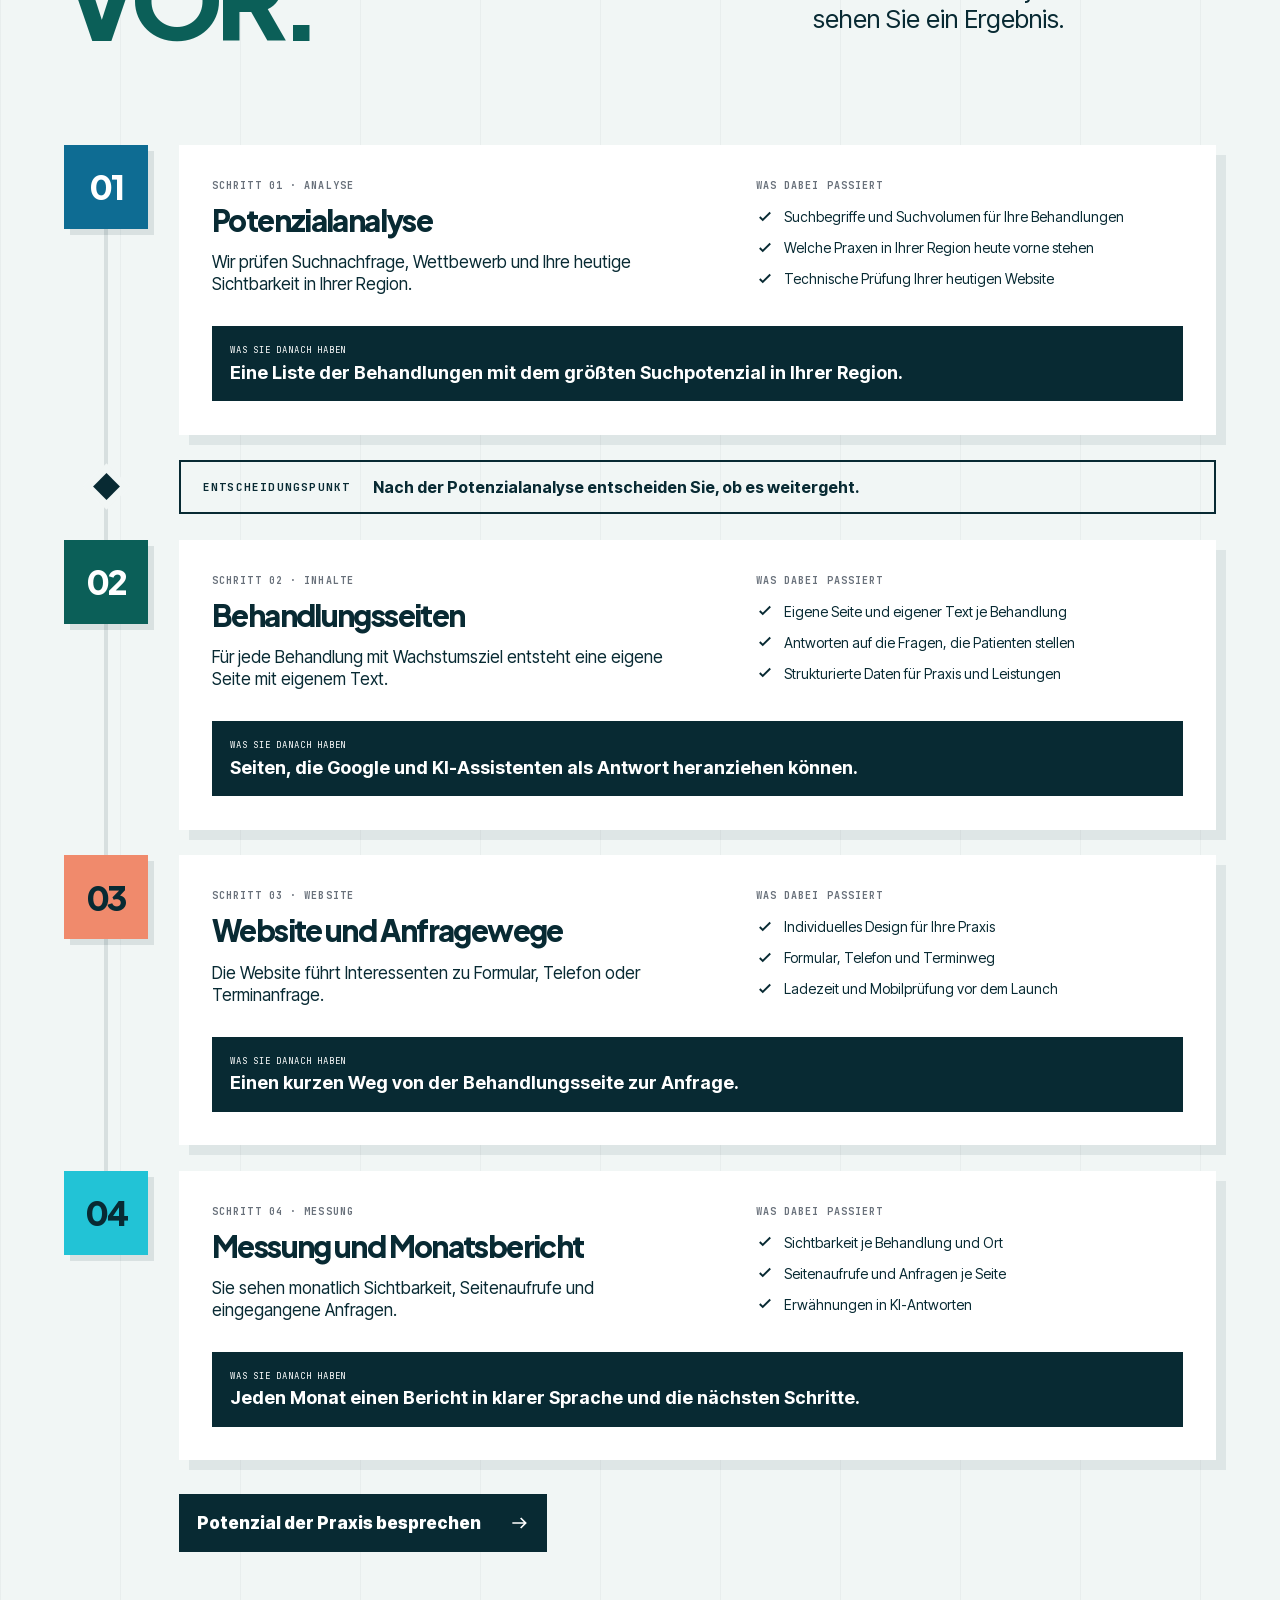
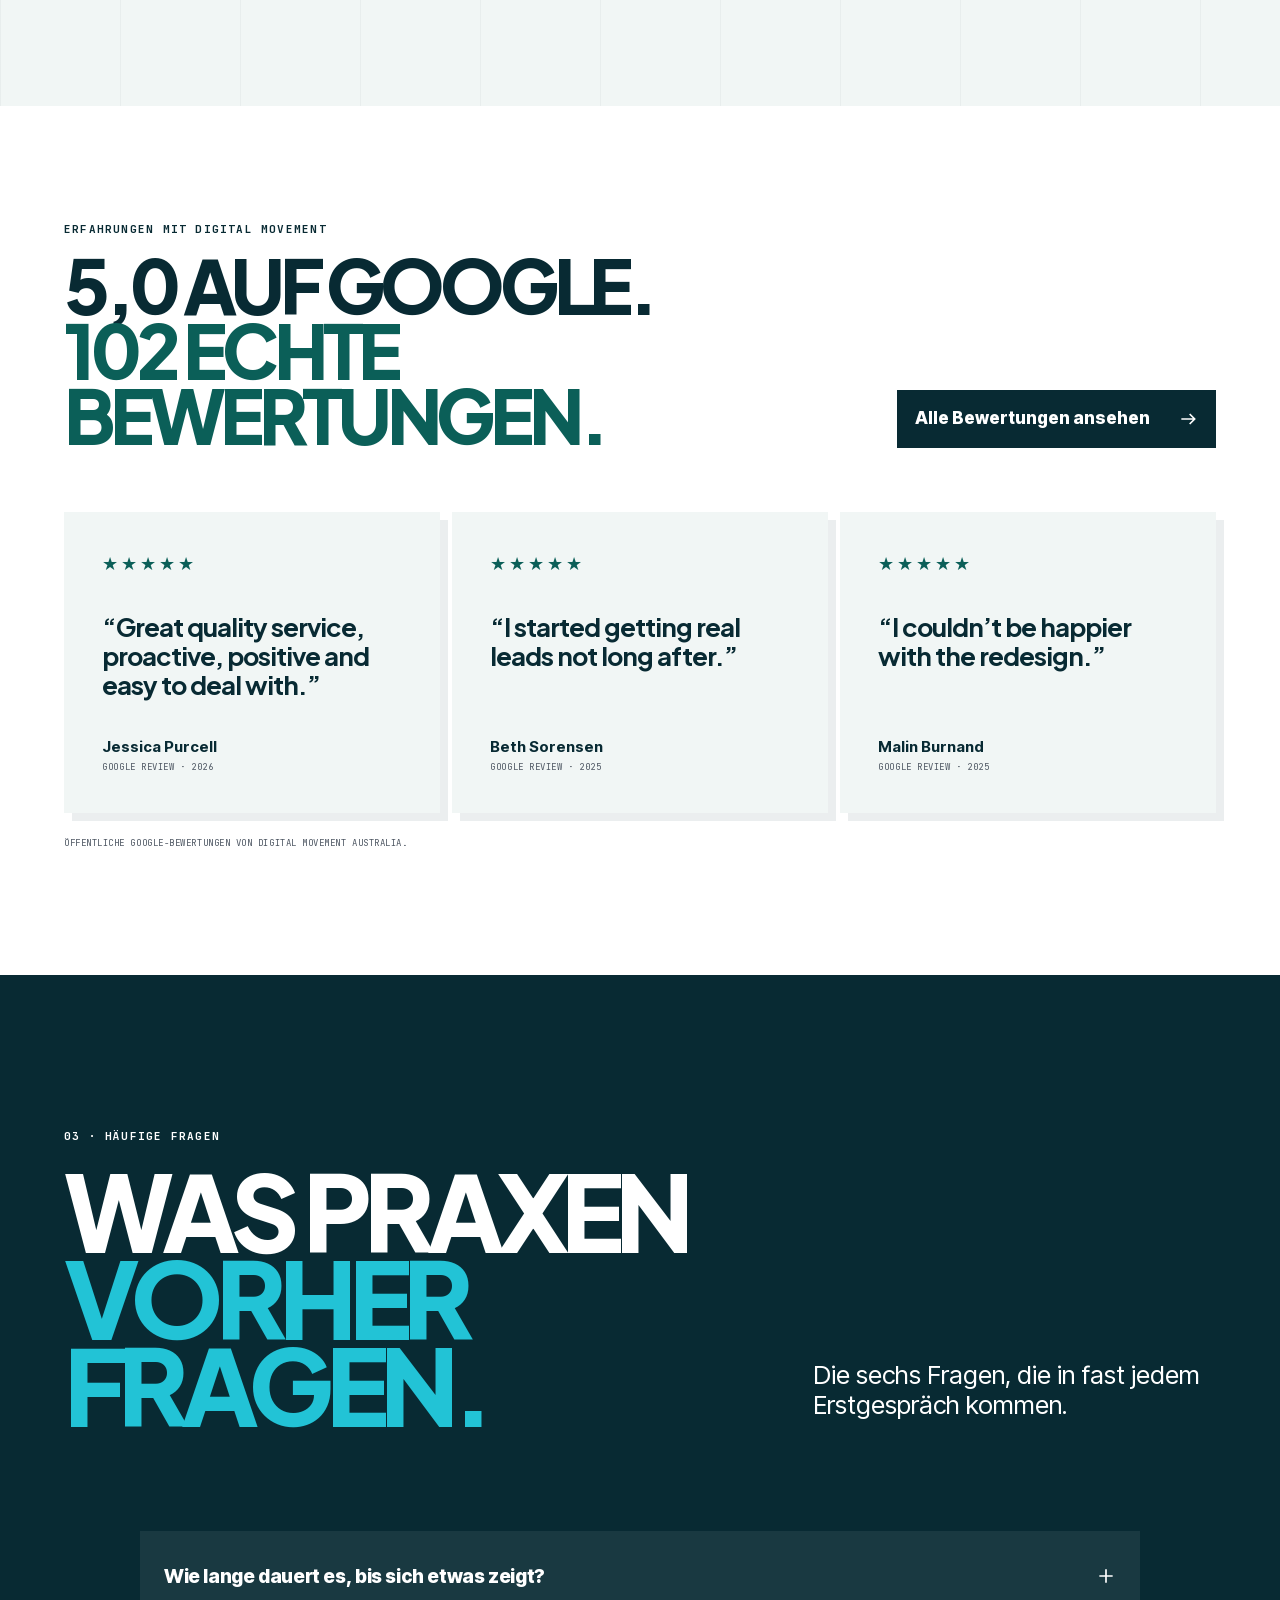
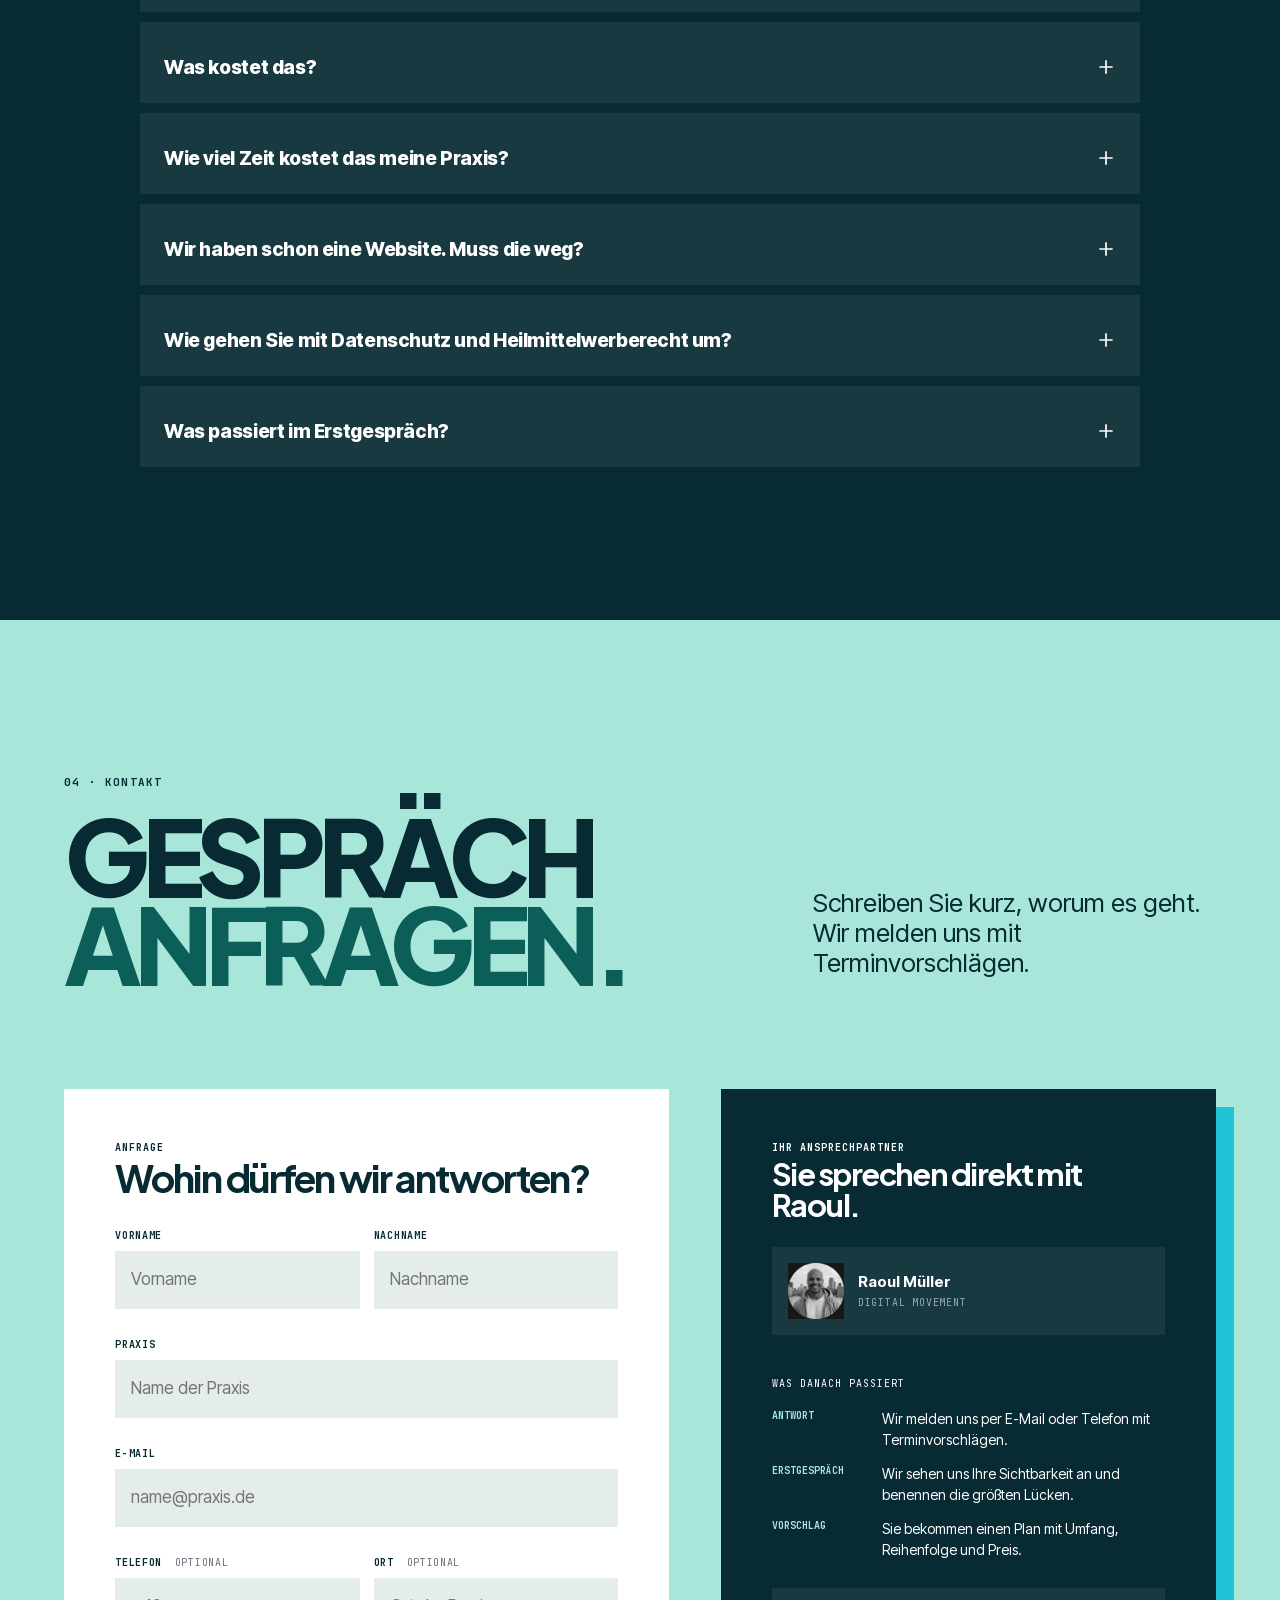
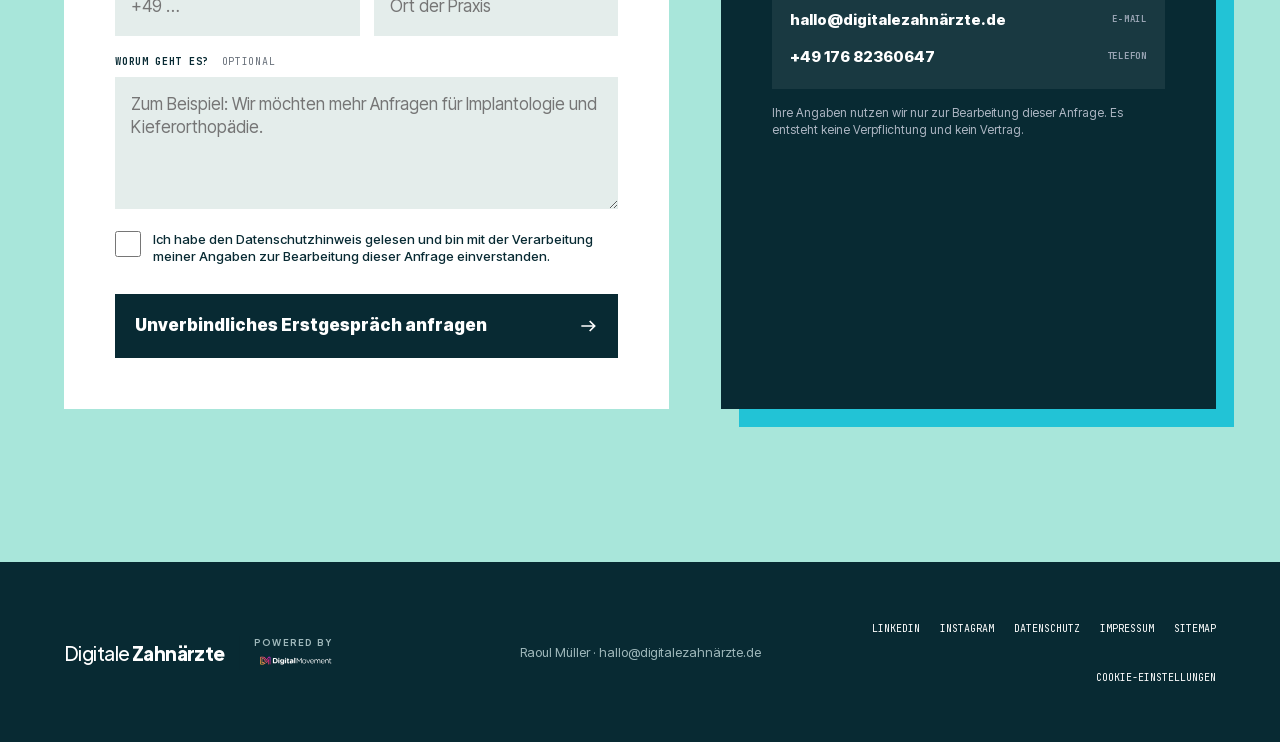
<file: demos/farbmockup/index.html>
<!doctype html>
<html lang="de">
<head>
<meta charset="utf-8">
<meta name="viewport" content="width=device-width,initial-scale=1,viewport-fit=cover">
<script>
/* Runs before first paint so there is no light/dark flash. Order: a saved
   manual choice always wins; otherwise the theme follows local clock time
   as a stand-in for sunrise/sunset (06:00–19:59 light, 20:00–05:59 dark). */
(function () {
  var KEY = "dm-dental-theme";
  function autoTheme() {
    var h = new Date().getHours();
    return (h >= 6 && h < 20) ? "light" : "dark";
  }
  var saved = null;
  try { saved = localStorage.getItem(KEY); } catch (e) {}
  document.documentElement.setAttribute("data-theme", saved === "light" || saved === "dark" ? saved : autoTheme());
})();
</script>
<title>Zahnarzt Marketing: SEO, KI-Suche, Website | Digitale Zahnärzte</title>
<meta name="description" content="Praxismarketing für Zahnärzte: Suchmaschinenoptimierung, Sichtbarkeit in KI-Suchen und Webdesign. Mehr Anfragen aus Google. Erstgespräch unverbindlich.">
<meta name="google-site-verification" content="oAQgBShPN5QNNlEsI9u1B7Z_nuCaBG8G0XE5EXCxaDA" />
<meta name="dm-lead-endpoint" content="https://leads.digitalmovement.uk/send.php">
<!-- Fill in once the GA4 property exists (Admin -> Data Streams -> Web -> Measurement ID). Blank = analytics stays off, no broken calls. -->
<meta name="dm-ga-measurement-id" content="G-16ZG8GFH67">
<script>
/* GA4 loader, gated on the meta tag above so a missing ID is a no-op rather
   than a broken script tag. Consent Mode v2 defaults to denied across both
   categories, so nothing is stored until the visitor chooses in the banner
   at the foot of the page. A previously saved choice is re-applied here,
   before the tag loads, so returning visitors are measured (or not) from
   their very first pageview. Two categories: "statistik" gates GA itself;
   "marketing" gates ad_storage/ad_user_data/ad_personalization, which
   nothing reads yet but will the moment a Google Ads or Meta tag is added —
   visitors who already answered won't need to be asked again. */
(function () {
  var id = document.querySelector('meta[name="dm-ga-measurement-id"]').content;
  if (!id) return;
  window.dataLayer = window.dataLayer || [];
  function gtag() { dataLayer.push(arguments); }
  window.gtag = gtag;
  gtag("consent", "default", {
    ad_storage: "denied",
    analytics_storage: "denied",
    ad_user_data: "denied",
    ad_personalization: "denied",
    wait_for_update: 500
  });

  function parseConsent(raw) {
    if (!raw) return null;
    if (raw === "granted") return { statistik: true, marketing: false };
    if (raw === "denied") return { statistik: false, marketing: false };
    try {
      var obj = JSON.parse(raw);
      if (obj && typeof obj.statistik === "boolean" && typeof obj.marketing === "boolean") return obj;
    } catch (e) {}
    return null;
  }

  var raw = null;
  try { raw = localStorage.getItem("dm-dental-consent"); } catch (e) {}
  var saved = parseConsent(raw);
  if (saved) {
    gtag("consent", "update", {
      analytics_storage: saved.statistik ? "granted" : "denied",
      ad_storage: saved.marketing ? "granted" : "denied",
      ad_user_data: saved.marketing ? "granted" : "denied",
      ad_personalization: saved.marketing ? "granted" : "denied"
    });
  }
  gtag("js", new Date());
  gtag("config", id, { anonymize_ip: true });
  var s = document.createElement("script");
  s.async = true;
  s.src = "https://www.googletagmanager.com/gtag/js?id=" + id;
  document.head.appendChild(s);
})();
</script>

<link rel="icon" href="assets/favicon.svg" type="image/svg+xml">
<link rel="icon" href="assets/favicon-32.png" sizes="32x32" type="image/png">
<link rel="apple-touch-icon" href="assets/favicon-512.png">

<link rel="canonical" href="https://xn--digitalezahnrzte-6nb.de/">
<meta name="robots" content="noindex,follow">
<meta name="theme-color" content="#f1f6f5" media="(prefers-color-scheme: light)">
<meta name="theme-color" content="#082a33" media="(prefers-color-scheme: dark)">

<meta property="og:type" content="website">
<meta property="og:site_name" content="Digital Movement">
<meta property="og:url" content="https://xn--digitalezahnrzte-6nb.de/">
<meta property="og:title" content="Zahnarzt Marketing: SEO, KI-Suche, Website">
<meta property="og:description" content="Praxismarketing für Zahnärzte: Sichtbarkeit bei Google und in KI-Suchen. Eine Website, die Interessenten zur Anfrage führt.">
<meta property="og:locale" content="de_DE">
<meta property="og:image" content="https://xn--digitalezahnrzte-6nb.de/assets/og-zahnarztpraxen.jpg">
<meta property="og:image:width" content="2400">
<meta property="og:image:height" content="1260">
<meta property="og:image:alt" content="Digital Movement für Zahnarztpraxen: Anfragen aus Google und KI">
<meta name="twitter:card" content="summary_large_image">
<meta name="twitter:title" content="Zahnarzt Marketing: SEO, KI-Suche, Website">
<meta name="twitter:description" content="Praxismarketing für Zahnärzte: Sichtbarkeit bei Google und in KI-Suchen. Eine Website, die Interessenten zur Anfrage führt.">
<meta name="twitter:image" content="https://xn--digitalezahnrzte-6nb.de/assets/og-zahnarztpraxen.jpg">

<link rel="preload" href="assets/fonts/inter-tight.woff2" as="font" type="font/woff2" crossorigin>
<link rel="preload" href="assets/fonts/plus-jakarta-sans.woff2" as="font" type="font/woff2" crossorigin>

<style>
/* Fonts are self-hosted. A German site must not pull them from the Google
   Fonts CDN, which transmits visitor IP addresses to a third country. */
@font-face {
  font-family: "Inter Tight";
  font-style: normal;
  font-weight: 400 900;
  font-display: swap;
  src: url("assets/fonts/inter-tight.woff2") format("woff2");
}

@font-face {
  font-family: "Plus Jakarta Sans";
  font-style: normal;
  font-weight: 400 800;
  font-display: swap;
  src: url("assets/fonts/plus-jakarta-sans.woff2") format("woff2");
}

@font-face {
  font-family: "JetBrains Mono";
  font-style: normal;
  font-weight: 400 700;
  font-display: swap;
  src: url("assets/fonts/jetbrains-mono.woff2") format("woff2");
}
/* ==========================================================================
   Design system ported verbatim from
   Web Design Projects/dr-beckers/digitec-x-digitalmovement-v2/src/app/globals.css
   Same custom properties, same class names, same clamp values, same breakpoints.
   Additions for this page are marked "PAGE ADDITION".
   ========================================================================== */

:root {
  --white: #fff;
  /* The dental accent hues themselves stay identical in both themes — this
     is one clinic brand shown at two brightness levels, not two brands.
     Only the surface/text roles below invert per theme. */
  --ink: #082a33;
  --paper: #f1f6f5;
  --blue: #0e6c93;
  --violet: #0b5f58;
  --orange: #f08a6c;
  --pink: #22c3d6;
  --yellow: #a8e6da;
  --green: #0b6b4f;
  --surface: #fff;
  --font-display-stack: "Plus Jakarta Sans", Arial, sans-serif;
  --font-body-stack: "Inter Tight", Arial, sans-serif;
  --font-mono-stack: "JetBrains Mono", monospace;
  --ease: cubic-bezier(0.22, 1, 0.36, 1);
}

/* Two brightness modes, switched by [data-theme] on <html>, both in the same
   dental teal/aqua/coral palette. --chrome/--on-chrome carry the page-wide
   bar colour (header, hero, footer, the alternating section) and its text;
   --chip-bg/--chip-fg carry the primary-button colour, always the inverse
   of --chrome. */
:root[data-theme="light"] {
  --surface-tint: #e9f3f1;
  --muted: #4a5c60;
  --aside-muted: #1d3a42;
  --chrome: var(--paper);
  --on-chrome: var(--ink);
  --chip-bg: var(--ink);
  --chip-fg: #fff;
  --focus-base: var(--violet);
  --focus-alt: var(--yellow);
}

:root[data-theme="dark"] {
  --surface-tint: var(--ink);
  --muted: #9fb8bb;
  --aside-muted: #cfe4e2;
  --chrome: var(--ink);
  --on-chrome: #fff;
  --chip-bg: #fff;
  --chip-fg: var(--ink);
  --focus-base: var(--pink);
  --focus-alt: var(--violet);
}

* { box-sizing: border-box; }

html {
  scroll-behavior: smooth;
  background: var(--chrome);
  scroll-padding-top: 96px;
}

body {
  margin: 0;
  background: var(--paper);
  color: var(--ink);
  font-family: var(--font-body-stack);
  font-size: 17px;
  line-height: 1.5;
  text-rendering: optimizeLegibility;
  overflow-x: hidden;
}

button, input, textarea { font: inherit; }
button, a { -webkit-tap-highlight-color: transparent; }
button { cursor: pointer; }
a { color: inherit; text-decoration: none; }
img { display: block; }

:focus-visible {
  outline: 3px solid var(--focus-base);
  outline-offset: 4px;
}

/* Light theme: the base ring (violet) already reads on the page's light
   surfaces, so only the blocks that stay ink need the alternate ring. */
[data-theme="light"] .checkout-receipt :focus-visible,
[data-theme="light"] .confirmation :focus-visible,
[data-theme="light"] .summary-cta:focus-visible,
[data-theme="light"] .checkout-submit:focus-visible,
[data-theme="light"] .trust-section__head > a:focus-visible,
[data-theme="light"] .header-cta:focus-visible,
[data-theme="light"] .hero__cta:focus-visible,
[data-theme="light"] .mobile-cta-bar :focus-visible {
  outline-color: var(--focus-alt);
}

/* Dark theme: the base ring (yellow) reads on the page's dark surfaces, so
   only the light sections need the alternate ring. */
[data-theme="dark"] .section-shell--light :focus-visible,
[data-theme="dark"] .section-shell--checkout :focus-visible,
[data-theme="dark"] .trust-section :focus-visible {
  outline-color: var(--focus-alt);
}

/* Pressed feedback on every primary action. */
.header-cta:active,
.hero__cta:active,
.summary-cta:active,
.checkout-submit:active,
.trust-section__head > a:active,
.mobile-cta-bar:active {
  transform: scale(0.99);
}

.skip-link {
  position: fixed;
  z-index: 200;
  top: 10px;
  left: 10px;
  padding: 12px 16px;
  background: white;
  color: var(--ink);
  font-weight: 800;
  transform: translateY(-160%);
  transition: transform 180ms ease;
}

.skip-link:focus { transform: translateY(0); }

::selection { background: var(--pink); color: var(--ink); }

/* ---------- Header ---------- */

.site-header {
  position: fixed;
  z-index: 80;
  top: 0;
  left: 0;
  display: grid;
  width: 100%;
  height: 76px;
  grid-template-columns: 1fr auto 1fr;
  align-items: center;
  gap: 28px;
  padding: 0 clamp(20px, 3vw, 54px);
  /* Solid fallback first: browsers without color-mix() still get the bar
     the type is designed against. */
  background: rgb(241 246 245 / 90%);
  background: color-mix(in srgb, var(--chrome) 90%, transparent);
  border-bottom: 1px solid rgb(8 42 51 / 10%);
  color: var(--on-chrome);
  backdrop-filter: blur(18px);
}

.brand-lockup {
  display: flex;
  width: max-content;
  align-items: center;
  gap: 14px;
}

/* PAGE ADDITION — the Digitale Zahnärzte brand lockup, ported from the first
   published version of this site (DM UK Dentist Berlin Landing Page/site,
   assets/fable/components/header.css). The wordmark is set type rather than an
   image file, and it is ink here because this bar is light. The Digital
   Movement mark uses the standard positive artwork for the same reason. */
.brand-name {
  color: var(--on-chrome);
  font-family: var(--font-display-stack);
  font-size: 21px;
  font-weight: 500;
  letter-spacing: -0.03em;
  white-space: nowrap;
}

.brand-name strong { font-weight: 800; }

.brand-endorsement {
  display: flex;
  flex-direction: column;
  gap: 3px;
  padding-left: 14px;
  border-left: 1px solid rgb(8 42 51 / 20%);
}

/* Reference value is #435163 on a light bar. This bar is light too, so the
   label takes the muted-on-light value. */
.brand-endorsement .powered {
  color: var(--muted);
  font-family: var(--font-display-stack);
  font-size: 9px;
  font-weight: 700;
  letter-spacing: 0.14em;
  text-transform: uppercase;
}

.brand-endorsement img {
  width: auto;
  height: 20px;
  object-fit: contain;
}

/* Theme-paired artwork: two <img> per mark, one per theme, toggled by
   [data-theme] rather than the OS-level prefers-color-scheme so the mark
   always follows this page's own toggle. display:contents keeps the
   wrapper out of the layout entirely. */
.logo-swap { display: contents; }
/* [data-logo] bumps specificity above .hero__platform img / .brand-endorsement
   img, which would otherwise win the display tie-break by source order and
   show both logo variants at once. */
.logo-swap img[data-logo] { display: none; }
:root[data-theme="light"] .logo-swap img[data-logo="light"] { display: block; }
:root[data-theme="dark"] .logo-swap img[data-logo="dark"] { display: block; }

.site-header nav {
  display: flex;
  align-items: center;
  gap: clamp(24px, 3vw, 48px);
  font-family: var(--font-mono-stack);
  font-size: 11px;
  letter-spacing: 0.08em;
  text-transform: uppercase;
}

.site-header nav a {
  position: relative;
  padding: 10px 0;
  color: var(--muted);
}

.site-header nav a::after {
  position: absolute;
  right: 0;
  bottom: 4px;
  left: 0;
  height: 3px;
  background: linear-gradient(90deg, var(--violet), var(--pink));
  content: "";
  transform: scaleX(0);
  transform-origin: right;
  transition: transform 240ms ease;
}

.site-header nav a:hover::after {
  transform: scaleX(1);
  transform-origin: left;
}

/* PAGE ADDITION — header CTA replaces the reference cart menu.
   On the light bar the block inverts: ink block, white text, same
   46px min-height, weight 800. */
.header-actions {
  display: flex;
  align-items: center;
  justify-self: end;
  gap: 12px;
}

.header-cta {
  display: flex;
  min-height: 46px;
  align-items: center;
  gap: 12px;
  padding: 0 16px;
  border: 0;
  background: var(--chip-bg);
  color: var(--chip-fg);
  font-weight: 800;
  transition: background 200ms ease;
}

.header-cta:hover { background: var(--violet); }
[data-theme="dark"] .header-cta:hover { background: var(--yellow); }

/* ---------- Theme toggle ---------- */

.theme-toggle {
  display: grid;
  flex: 0 0 auto;
  width: 44px;
  height: 44px;
  place-items: center;
  border: 1px solid rgb(8 42 51 / 16%);
  border-radius: 999px;
  background: var(--surface);
  color: var(--ink);
  cursor: pointer;
  transition: background 200ms ease, border-color 200ms ease, transform 150ms ease;
}

.theme-toggle:hover { border-color: var(--violet); }
.theme-toggle:active { transform: scale(0.94); }

.theme-toggle__icon { display: none; }

/* Light theme: show the sun (click to switch to dark). */
:root[data-theme="light"] .theme-toggle__icon--sun { display: block; }
/* Dark theme: show the moon (click to switch to light). */
:root[data-theme="dark"] .theme-toggle__icon--moon { display: block; }
.header-cta .header-cta__short { display: none; }

/* ---------- Hero ---------- */

.hero {
  position: relative;
  min-height: 100svh;
  overflow: hidden;
  background:
    radial-gradient(circle at 78% 27%, rgb(11 95 88 / 13%), transparent 32%),
    radial-gradient(circle at 20% 87%, rgb(34 195 214 / 16%), transparent 30%),
    var(--chrome);
  color: var(--on-chrome);
}

/* The two radial glows and the corner rule read differently on each theme's
   base tone, so they are restated in full rather than token-mixed. */
/* Same two glows as the light theme, in the same aqua/teal hues, just
   brighter so they still read against the dark ink base. */
[data-theme="dark"] .hero {
  background:
    radial-gradient(circle at 78% 27%, rgb(34 195 214 / 22%), transparent 32%),
    radial-gradient(circle at 20% 87%, rgb(11 95 88 / 32%), transparent 30%),
    var(--chrome);
}

.hero::after {
  position: absolute;
  right: 0;
  bottom: 0;
  width: 22vw;
  height: 10px;
  background: linear-gradient(90deg, var(--violet), var(--pink), var(--blue));
  content: "";
}

.hero__ghost {
  position: absolute;
  z-index: 0;
  top: 6%;
  left: -2%;
  color: transparent;
  font-family: var(--font-display-stack);
  font-size: clamp(12rem, 32vw, 39rem);
  font-weight: 800;
  letter-spacing: -0.09em;
  line-height: 0.8;
  opacity: 0.5;
  pointer-events: none;
  -webkit-text-stroke: 1px rgb(8 42 51 / 16%);
  white-space: nowrap;
}

[data-theme="dark"] .hero__ghost {
  opacity: 0.16;
  -webkit-text-stroke: 1px rgb(255 255 255 / 34%);
}

.hero__field {
  position: absolute;
  z-index: 0;
  inset: 0;
  pointer-events: none;
}

.hero__field span:first-child {
  position: absolute;
  top: 14%;
  right: 14%;
  width: clamp(80px, 8vw, 130px);
  height: 62%;
  background: linear-gradient(
    180deg,
    rgb(168 230 218 / 55%),
    rgb(34 195 214 / 30%),
    rgb(11 95 88 / 8%)
  );
  mix-blend-mode: multiply;
  transform-origin: top;
  animation: field-y 7s ease-in-out infinite;
}

.hero__field span:last-child {
  position: absolute;
  right: 0;
  bottom: 16%;
  width: 39%;
  height: clamp(64px, 6vw, 100px);
  background: linear-gradient(90deg, rgb(11 95 88 / 10%), var(--pink));
  transform-origin: right;
  animation: field-x 8s ease-in-out 0.5s infinite;
}

/* Same mint/aqua/teal hues as the light theme's field spans, just switched
   to "screen" blending (which lightens) instead of "multiply" (which
   darkens), so the glow still lifts off the dark ink base. */
[data-theme="dark"] .hero__field span:first-child {
  background: linear-gradient(
    180deg,
    rgb(168 230 218 / 85%),
    rgb(34 195 214 / 50%),
    rgb(11 95 88 / 15%)
  );
  mix-blend-mode: screen;
}

[data-theme="dark"] .hero__field span:last-child {
  background: linear-gradient(90deg, rgb(11 95 88 / 25%), var(--pink));
}

@keyframes field-y {
  0%, 100% { transform: scaleY(0.82); }
  50% { transform: scaleY(1.12); }
}

@keyframes field-x {
  0%, 100% { transform: scaleX(0.86); }
  50% { transform: scaleX(1.08); }
}

.hero__inner {
  position: relative;
  z-index: 2;
  display: flex;
  width: min(100%, 1680px);
  min-height: 100svh;
  flex-direction: column;
  justify-content: space-between;
  margin: 0 auto;
  padding: 116px clamp(24px, 5vw, 88px) 34px;
}

.hero__eyebrow {
  display: flex;
  justify-content: space-between;
  gap: 24px;
  color: var(--muted);
  font-family: var(--font-mono-stack);
  font-size: clamp(10px, 0.8vw, 12px);
  letter-spacing: 0.1em;
  text-transform: uppercase;
}

.hero__content {
  display: grid;
  grid-template-columns: minmax(0, 1fr) minmax(230px, 23vw);
  align-items: end;
  gap: clamp(30px, 6vw, 100px);
  margin: auto 0;
  padding: clamp(34px, 6vh, 78px) 0;
}

.hero__headline { margin: 0; }

.hero__line {
  overflow: hidden;
  padding-right: 0.07em;
  font-family: var(--font-display-stack);
  font-size: clamp(3.35rem, 8.15vw, 9rem);
  font-weight: 800;
  letter-spacing: -0.075em;
  line-height: 0.82;
  text-transform: uppercase;
  white-space: nowrap;
}

.hero__line > span { display: block; }

.hero__line:last-child { word-spacing: 0.13em; }

.gradient-word {
  width: max-content;
  max-width: 100%;
  background: linear-gradient(
    90deg,
    var(--blue) 0%,
    #0d8f8c 45%,
    var(--violet) 100%
  );
  background-clip: text;
  -webkit-background-clip: text;
  color: transparent;
}

/* The light theme's gradient is tuned dark-on-light; against the dark ink
   base it needs the brighter end of the same mint/aqua/blue family. */
[data-theme="dark"] .gradient-word {
  background: linear-gradient(
    90deg,
    var(--yellow) 0%,
    var(--pink) 55%,
    #5ec8e6 100%
  );
  background-clip: text;
  -webkit-background-clip: text;
}

.hero__aside { padding-bottom: clamp(3px, 0.8vw, 12px); }

.hero__aside p {
  max-width: 330px;
  margin: 0 0 28px;
  color: var(--aside-muted);
  font-size: clamp(18px, 1.5vw, 25px);
  line-height: 1.22;
}

.hero__cta {
  display: flex;
  min-height: 60px;
  align-items: center;
  justify-content: space-between;
  gap: 18px;
  padding: 0 20px;
  background: var(--chip-bg);
  color: var(--chip-fg);
  font-weight: 850;
  transition: background 200ms ease, color 200ms ease;
}

.hero__cta:hover { background: var(--violet); }
[data-theme="dark"] .hero__cta:hover { background: var(--yellow); }

/* PAGE ADDITION — tertiary text link under the hero CTA. */
.hero__link {
  display: inline-flex;
  align-items: center;
  gap: 8px;
  margin-top: 10px;
  padding: 8px 0;
  color: var(--muted);
  font-family: var(--font-mono-stack);
  font-size: 11px;
  font-weight: 700;
  letter-spacing: 0.08em;
  text-decoration: underline;
  text-transform: uppercase;
  text-underline-offset: 5px;
  transition: color 200ms ease;
}

.hero__link:hover { color: var(--violet); }
[data-theme="dark"] .hero__link:hover { color: var(--yellow); }

.hero__proofline {
  display: flex;
  flex-wrap: wrap;
  gap: 8px 14px;
  margin-top: 10px;
  padding: 7px 0;
  color: var(--muted);
  font-family: var(--font-mono-stack);
  font-size: 9px;
  font-weight: 700;
  letter-spacing: 0.06em;
  line-height: 1.3;
  text-transform: uppercase;
}

.hero__proofline span:last-child { color: var(--violet); }
[data-theme="dark"] .hero__proofline span:last-child { color: var(--yellow); }

.hero__foot {
  display: flex;
  align-items: end;
  justify-content: flex-end;
  gap: 28px;
}

/* PAGE ADDITION — the four places the headline is about, directly under the H1,
   each as its own mark plus the platform name. Same icon-and-name pairing as
   the V4 Digitale Zahnärzte business card. No tile behind the marks: the icons
   are the standard artwork, so they sit on the light hero itself. */
.hero__headline-block {
  display: grid;
  gap: clamp(26px, 3.4vh, 44px);
}

.hero__platforms {
  display: grid;
  justify-items: start;
  gap: 14px;
}

.hero__platforms-label {
  color: var(--muted);
  font-family: var(--font-mono-stack);
  font-size: 10px;
  letter-spacing: 0.06em;
  text-transform: uppercase;
}

.hero__platforms-list {
  display: flex;
  flex-wrap: wrap;
  align-items: center;
  gap: 14px clamp(22px, 2.6vw, 40px);
}

.hero__platform {
  display: flex;
  align-items: center;
  gap: 9px;
  color: var(--on-chrome);
  font-family: var(--font-mono-stack);
  font-size: 12px;
  font-weight: 700;
  letter-spacing: 0.1em;
  text-transform: uppercase;
}

.hero__platform img {
  display: block;
  width: auto;
  height: 23px;
}

/* The Perplexity glyph is taller than it is wide, so it matches the square
   marks at a slightly smaller height. */
.hero__platform--perplexity img { height: 21px; }

.hero__services {
  display: flex;
  gap: clamp(18px, 3vw, 46px);
  color: var(--muted);
  font-family: var(--font-mono-stack);
  font-size: 10px;
  letter-spacing: 0.06em;
  text-transform: uppercase;
}

/* ---------- Section shell ---------- */

.section-shell {
  position: relative;
  padding: clamp(90px, 12vw, 180px) clamp(20px, 5vw, 80px);
}

.section-shell > * {
  width: min(100%, 1500px);
  margin-right: auto;
  margin-left: auto;
}

/* Was the ink shell. On the light page it is the soft mint surface that
   separates the services and FAQ sections from the paper and white ones. */
.section-shell--dark { background: var(--surface-tint); color: var(--on-chrome); }

.section-shell--light {
  background:
    linear-gradient(90deg, rgb(8 42 51 / 4%) 1px, transparent 1px) 0 0 / 120px 120px,
    var(--paper);
}

.section-shell--checkout { background: var(--yellow); }

.section-intro {
  display: grid;
  grid-template-columns: minmax(0, 1fr) minmax(260px, 35%);
  align-items: end;
  gap: 60px;
  margin-bottom: clamp(56px, 8vw, 110px);
}

.eyebrow {
  display: block;
  margin-bottom: 22px;
  color: currentColor;
  font-family: var(--font-mono-stack);
  font-size: 11px;
  font-weight: 700;
  letter-spacing: 0.11em;
  text-transform: uppercase;
}

.section-intro h2 {
  margin: 0;
  font-family: var(--font-display-stack);
  font-size: clamp(3.7rem, 8.3vw, 9.2rem);
  font-weight: 800;
  letter-spacing: -0.075em;
  line-height: 0.82;
  text-transform: uppercase;
}

.section-intro h2 span { color: var(--violet); }
[data-theme="dark"] .section-intro h2 span { color: var(--pink); }
.section-shell--light .section-intro h2 span { color: var(--violet); }
/* --pink (aqua) is too light on the mint shell, so the deep-teal --violet
   carries the highlighted words there. */
.section-shell--checkout .section-intro h2 span { color: var(--violet); }

.section-intro__copy p {
  max-width: 520px;
  margin: 0 0 8px;
  font-size: clamp(20px, 2vw, 30px);
  line-height: 1.18;
}

/* ---------- Service panels ---------- */

.service-grid {
  display: grid;
  grid-template-columns: repeat(3, minmax(0, 1fr));
  gap: 14px;
}

.service-panel {
  display: flex;
  min-height: 780px;
  flex-direction: column;
  overflow: hidden;
  padding: clamp(24px, 3vw, 48px);
  color: white;
  box-shadow: 16px 16px 0 rgb(0 0 0 / 22%);
  transition: transform 300ms var(--ease);
}

.service-panel:hover { transform: translateY(-8px); }

.service-panel--blue { background: var(--blue); }
.service-panel--violet { background: var(--violet); }
.service-panel--orange { background: var(--orange); color: var(--ink); }

.service-panel__top {
  display: flex;
  align-items: center;
  justify-content: space-between;
  gap: 20px;
  margin-bottom: 70px;
}

.service-number {
  font-family: var(--font-display-stack);
  font-size: 38px;
  font-weight: 800;
  letter-spacing: -0.08em;
}

.service-panel__top .eyebrow { margin: 0; text-align: right; }

.service-title {
  margin: 0;
  font-family: var(--font-display-stack);
  /* Reference max is 5.2rem. The section container caps at 1500px, so past
     ~1530px viewport the column stops growing while the font does not, and
     "Sichtbarkeit" spills to a third line. Capped at 4rem, which is the
     largest size that holds the two-line shape in the capped column. */
  font-size: clamp(2.7rem, 4vw, 4rem);
  font-weight: 800;
  letter-spacing: -0.07em;
  line-height: 0.88;
  white-space: pre-line;
}

/* The reference shrinks its first panel title because that panel carried the
   very long word "LinkedIn-Automatisierung". All three titles here are short,
   so every panel keeps the same size and the same two-line shape.

   .service-head reserves one common height for title + platform strip, and
   .service-step holds one common row height, so the three columns line up
   row for row. */
.service-head {
  min-height: 232px;
}

.platform-strip {
  display: flex;
  width: max-content;
  align-items: center;
  gap: 10px;
  margin-top: 24px;
  padding: 10px 13px;
  background: white;
  color: var(--ink);
  font-family: var(--font-mono-stack);
  font-size: 10px;
  font-weight: 700;
  letter-spacing: 0.08em;
  text-transform: uppercase;
}

.platform-strip--logos { gap: 6px; }

.platform-logo {
  display: grid;
  width: 25px;
  height: 25px;
  place-items: center;
  background: #f1f1f1;
}

.platform-logo img {
  width: 17px;
  height: 17px;
  object-fit: contain;
}

.service-statement {
  max-width: 440px;
  margin: 38px 0;
  font-size: clamp(19px, 1.6vw, 27px);
  line-height: 1.18;
}

.service-steps {
  display: grid;
  gap: 10px;
  margin-top: auto;
}

.service-steps--mobile { display: none; }

.service-step {
  display: grid;
  min-height: 96px;
  align-content: center;
  grid-template-columns: 34px 1fr;
  gap: 12px;
  padding: 14px;
  background: rgb(0 0 0 / 13%);
}

.service-panel--orange .service-step { background: rgb(8 42 51 / 9%); }

.service-step > span {
  padding-top: 3px;
  font-family: var(--font-mono-stack);
  font-size: 10px;
}

.service-step strong { display: block; font-size: 16px; }

.service-step p {
  margin: 2px 0 0;
  font-size: 14px;
  line-height: 1.25;
}

.service-impact {
  display: grid;
  min-height: 106px;
  align-content: center;
  gap: 5px;
  margin-top: 18px;
  padding: 18px;
  background: var(--ink);
  color: white;
}

.service-impact span {
  font-family: var(--font-mono-stack);
  font-size: 9px;
  letter-spacing: 0.09em;
  text-transform: uppercase;
}

.service-impact strong {
  font-size: clamp(17px, 1.4vw, 23px);
  line-height: 1.15;
}

/* ---------- Accordion ---------- */

.accordion-trigger {
  display: flex;
  width: 100%;
  align-items: center;
  justify-content: space-between;
  gap: 16px;
  margin-top: 12px;
  padding: 16px 0 4px;
  border: 0;
  background: transparent;
  color: currentColor;
  font-family: var(--font-mono-stack);
  font-size: 10px;
  font-weight: 700;
  letter-spacing: 0.08em;
  text-align: left;
  text-transform: uppercase;
}

.accordion-trigger svg { flex: 0 0 20px; transition: transform 250ms var(--ease); }
.accordion-trigger[aria-expanded="true"] svg { transform: rotate(45deg); }

.accordion-panel {
  display: grid;
  grid-template-rows: 0fr;
  overflow: hidden;
  opacity: 0;
  transition: grid-template-rows 360ms var(--ease), opacity 360ms var(--ease);
}

.accordion-panel > div { min-height: 0; overflow: hidden; }

.accordion-panel.is-open { grid-template-rows: 1fr; opacity: 1; }

.deliverable-list {
  display: grid;
  gap: 8px;
  margin: 16px 0 0;
  padding: 0;
  list-style: none;
}

.deliverable-list li {
  display: flex;
  align-items: center;
  gap: 10px;
  font-size: 14px;
}

.deliverable-list svg { flex: 0 0 18px; }

/* ---------- Process rail ----------

   PAGE ADDITION — replaces the reference's four-across .offer-card grid.
   The four items here are a sequence, not four parallel options, so they run
   as numbered rows on a connecting rail with a decision node after step 01.
   The blocks inside each row reuse the system classes .eyebrow,
   .deliverable-list and .service-impact, so this section and the service
   panels above read as one system. */

.process-rail { display: grid; }

.process-step,
.process-decision {
  position: relative;
  display: grid;
  grid-template-columns: 84px minmax(0, 1fr);
  gap: clamp(20px, 2.4vw, 40px);
  padding-bottom: clamp(18px, 2vw, 30px);
}

/* The rail itself: one segment per row, starting below that row's node. */
.process-step::before,
.process-decision::before {
  position: absolute;
  bottom: 0;
  left: 40px;
  width: 4px;
  background: rgb(8 42 51 / 11%);
  content: "";
}

.process-step::before { top: 84px; }
.process-decision::before { top: 0; }
.process-step:last-child { padding-bottom: 0; }
.process-step:last-child::before { display: none; }

.process-marker {
  display: grid;
  width: 84px;
  height: 84px;
  place-items: center;
  background: var(--step-accent, var(--ink));
  box-shadow: 6px 6px 0 rgb(8 42 51 / 10%);
  color: white;
  font-family: var(--font-display-stack);
  font-size: 34px;
  font-weight: 800;
  letter-spacing: -0.07em;
}

.process-step--blue { --step-accent: var(--blue); }
.process-step--violet { --step-accent: var(--violet); }
.process-step--orange { --step-accent: var(--orange); }
.process-step--pink { --step-accent: var(--pink); }

/* --orange (coral) and --pink (aqua) are light enough to need ink type on
   them in both themes: this rail always sits in the paper section, which
   keeps the same light surface regardless of the page-wide theme. */
.process-step--orange .process-marker,
.process-step--pink .process-marker { color: var(--ink); }

/* Two columns for the description and the task list, then the result band
   runs the full width underneath as the row's closing beat. */
.process-card {
  display: grid;
  grid-template-columns: minmax(0, 1fr) minmax(300px, 44%);
  gap: clamp(22px, 2.4vw, 36px) clamp(22px, 2.6vw, 44px);
  padding: clamp(24px, 2.6vw, 40px);
  background: white;
  box-shadow: 10px 10px 0 rgb(8 42 51 / 8%);
  transition: transform 300ms var(--ease), box-shadow 300ms var(--ease);
}

.process-card > .service-impact {
  min-height: 0;
  margin-top: 0;
  grid-column: 1 / -1;
}

.process-step:hover .process-card {
  box-shadow: 14px 14px 0 rgb(8 42 51 / 11%);
  transform: translateY(-4px);
}

.process-card__main { display: grid; align-content: start; }

.process-card__main .eyebrow,
.process-card__side .eyebrow {
  margin-bottom: 13px;
  color: #69717b;
  font-size: 10px;
}

.process-title {
  margin: 0;
  font-family: var(--font-display-stack);
  font-size: clamp(27px, 2.3vw, 40px);
  font-weight: 800;
  letter-spacing: -0.055em;
  line-height: 0.96;
}

.process-statement {
  max-width: 470px;
  margin: 17px 0 0;
  font-size: clamp(17px, 1.25vw, 20px);
  line-height: 1.3;
}

.process-card__side { align-self: start; }

.process-card__side .deliverable-list { margin: 0; gap: 10px; }

/* The gate after step 01: an outlined band on the rail rather than a filled
   card, so it reads as a stop rather than as a fifth step. */
.process-decision__mark {
  display: grid;
  width: 84px;
  height: 52px;
  place-items: center;
}

.process-decision__mark span {
  position: relative;
  z-index: 1;
  width: 19px;
  height: 19px;
  background: var(--ink);
  box-shadow: 0 0 0 7px var(--paper);
  transform: rotate(45deg);
}

.process-decision__body {
  display: flex;
  min-height: 52px;
  flex-wrap: wrap;
  align-items: center;
  gap: 6px 22px;
  padding: 13px 22px;
  border: 2px solid var(--ink);
}

.process-decision__body .eyebrow { margin: 0; }

.process-decision__body p {
  margin: 0;
  font-size: clamp(16px, 1.1vw, 19px);
  font-weight: 700;
}

/* ---------- Secondary CTA band ---------- */

.summary-cta {
  display: flex;
  min-height: 58px;
  width: max-content;
  max-width: 100%;
  align-items: center;
  justify-content: space-between;
  gap: 28px;
  margin-top: 34px;
  /* PAGE ADDITION — line the CTA up with the process cards, not with the
     rail's number column. */
  margin-left: calc(84px + clamp(20px, 2.4vw, 40px));
  padding: 0 18px;
  background: var(--ink);
  color: white;
  font-weight: 850;
  transition: background 200ms ease, color 200ms ease;
}

.summary-cta:hover { background: var(--violet); }

/* ---------- Trust ---------- */

.trust-section {
  padding: clamp(72px, 9vw, 132px) clamp(20px, 5vw, 80px);
  background: white;
}

.trust-section > * {
  width: min(100%, 1500px);
  margin-right: auto;
  margin-left: auto;
}

.trust-section__head {
  display: grid;
  grid-template-columns: minmax(0, 1fr) auto;
  align-items: end;
  gap: 40px;
  margin-bottom: clamp(40px, 5vw, 72px);
}

.trust-section__head .eyebrow { margin-bottom: 14px; }

.trust-section__head h2 {
  margin: 0;
  font-family: var(--font-display-stack);
  font-size: clamp(2.8rem, 5.8vw, 7.1rem);
  font-weight: 800;
  letter-spacing: -0.07em;
  line-height: 0.88;
  text-transform: uppercase;
}

.trust-section__head h2 span { color: var(--violet); }

.trust-section__head > a {
  display: flex;
  min-height: 58px;
  align-items: center;
  justify-content: space-between;
  gap: 28px;
  padding: 0 18px;
  background: var(--ink);
  color: white;
  font-weight: 800;
  transition: background 200ms ease;
}

.trust-section__head > a:hover { background: var(--violet); }

.review-rail {
  display: grid;
  grid-template-columns: repeat(3, minmax(0, 1fr));
  gap: 12px;
}

.review-card {
  display: flex;
  min-height: 300px;
  flex-direction: column;
  padding: clamp(24px, 3vw, 42px);
  background: var(--paper);
  box-shadow: 8px 8px 0 rgb(8 42 51 / 8%);
}

/* Reference uses --orange here, which reaches only 1.95:1 on --paper and
   cannot pass on any light surface (--pink reaches 3.70:1, still short).
   --violet is the system's accent on light surfaces (light-shell h2 spans,
   legal links, field focus) and reaches 6.51:1. */
.review-card > span {
  color: var(--violet);
  font-size: 18px;
  letter-spacing: 0.16em;
}

.review-card blockquote {
  margin: 36px 0;
  font-family: var(--font-display-stack);
  font-size: clamp(22px, 2vw, 31px);
  font-weight: 700;
  letter-spacing: -0.04em;
  line-height: 1.13;
}

.review-card__author {
  display: grid;
  gap: 3px;
  margin-top: auto;
}

.review-card__author strong { font-size: 15px; }

.review-card__author small,
.trust-source {
  color: #4d5662;
  font-family: var(--font-mono-stack);
  font-size: 9px;
  letter-spacing: 0.06em;
  text-transform: uppercase;
}

.trust-source { margin-top: 24px; }

/* ---------- FAQ ---------- */

/* PAGE ADDITION — FAQ list. Uses the same translucent-white surface as the
   reference dark-section lists, no new colours. */
.faq-list {
  display: grid;
  gap: 10px;
  width: min(100%, 1000px);
  margin-right: auto;
  margin-left: auto;
}

.faq-item {
  padding: 6px 24px 20px;
  background: var(--surface);
}

/* The light theme pops each question into a solid white card against the
   mint shell; the dark theme keeps the original's low-key overlay so the
   items still read as part of the ink shell rather than as floating cards. */
[data-theme="dark"] .faq-item { background: rgb(255 255 255 / 7%); }

.faq-question { margin: 0; }

.faq-item .accordion-trigger {
  font-family: var(--font-body-stack);
  font-size: clamp(17px, 1.5vw, 22px);
  font-weight: 800;
  letter-spacing: -0.02em;
  line-height: 1.2;
  text-transform: none;
}

.faq-item p {
  max-width: 720px;
  margin: 14px 0 0;
  color: var(--muted);
  font-size: 16px;
  line-height: 1.5;
}

/* ---------- Contact ---------- */

.checkout-layout {
  display: grid;
  grid-template-columns: minmax(0, 1.1fr) minmax(340px, 0.9fr);
  gap: clamp(20px, 4vw, 64px);
}

.checkout-form,
.checkout-receipt { padding: clamp(28px, 4vw, 58px); }

.checkout-form {
  display: grid;
  gap: 18px;
  background: white;
}

.checkout-form__head {
  display: grid;
  gap: 4px;
  margin-bottom: 12px;
}

.checkout-form__head span {
  font-family: var(--font-mono-stack);
  font-size: 10px;
  font-weight: 700;
  letter-spacing: 0.1em;
  text-transform: uppercase;
}

.checkout-form__head strong {
  font-family: var(--font-display-stack);
  font-size: clamp(1.8rem, 3vw, 3.4rem);
  letter-spacing: -0.055em;
  line-height: 1;
}

.checkout-form label:not(.consent) { display: grid; gap: 8px; }

.hp-field {
  position: absolute;
  width: 1px;
  height: 1px;
  overflow: hidden;
  clip: rect(0 0 0 0);
  white-space: nowrap;
}

.field-row {
  display: grid;
  grid-template-columns: repeat(2, minmax(0, 1fr));
  gap: 14px;
}

.checkout-form label > span {
  font-family: var(--font-mono-stack);
  font-size: 10px;
  font-weight: 700;
  letter-spacing: 0.07em;
  text-transform: uppercase;
}

/* PAGE ADDITION — textarea extends the existing input rule set unchanged. */
.checkout-form input:not([type="checkbox"]),
.checkout-form textarea {
  width: 100%;
  min-height: 58px;
  padding: 16px;
  border: 0;
  outline: 0;
  background: #e4edeb;
  color: var(--ink);
  font-size: 17px;
}

.checkout-form input:not([type="checkbox"]) { padding: 0 16px; }

.checkout-form textarea {
  min-height: 132px;
  line-height: 1.4;
  resize: vertical;
}

.checkout-form input:not([type="checkbox"]):focus,
.checkout-form textarea:focus {
  box-shadow: inset 6px 0 0 var(--violet);
}

/* PAGE ADDITION — per-field error message and invalid state. The message sits
   directly under the field it belongs to, so the reader never has to match an
   error at the bottom of the form back to a field. */
.checkout-form label > span.field-error,
.consent span .field-error {
  display: block;
  margin-top: 2px;
  color: #8d1616;
  font-family: var(--font-body-stack) !important;
  font-size: 13px !important;
  font-weight: 700 !important;
  letter-spacing: 0 !important;
  text-transform: none !important;
}

.checkout-form input[aria-invalid="true"],
.checkout-form textarea[aria-invalid="true"] {
  box-shadow: inset 6px 0 0 #8d1616;
}

/* "optional" marker, so required fields are identifiable before submitting. */
.checkout-form label > span > b {
  margin-left: 6px;
  color: #69717b;
  font-weight: 400;
}

.consent {
  display: grid;
  grid-template-columns: 26px 1fr;
  align-items: start;
  gap: 12px;
  margin-top: 4px;
}

/* Reference value is 22px. Raised to 26px so the control that gates
   submission meets the 24px minimum target size. */
.consent input {
  width: 26px;
  height: 26px;
  margin: 0;
  accent-color: var(--violet);
}

.consent span {
  font-family: var(--font-body-stack) !important;
  font-size: 13px !important;
  font-weight: 500 !important;
  letter-spacing: 0 !important;
  line-height: 1.35;
  text-transform: none !important;
}

.consent button {
  padding: 0;
  border: 0;
  background: transparent;
  color: var(--violet);
  font-weight: 800;
  text-decoration: underline;
  text-underline-offset: 3px;
}

.form-error {
  margin: 0;
  padding: 12px;
  background: #ffd7d7;
  color: #8d1616;
  font-size: 14px;
}

.checkout-submit {
  display: flex;
  min-height: 64px;
  align-items: center;
  justify-content: space-between;
  gap: 18px;
  margin-top: 8px;
  padding: 0 20px;
  border: 0;
  background: var(--ink);
  color: white;
  font-weight: 850;
  text-align: left;
  transition: background 200ms ease;
}

.checkout-submit:hover { background: var(--violet); }
.checkout-submit:disabled { cursor: wait; opacity: 0.65; }

.checkout-receipt {
  background: var(--ink);
  box-shadow: 18px 18px 0 var(--pink);
  color: white;
}

.receipt-head { display: grid; gap: 4px; margin-bottom: 26px; }

.receipt-head span {
  font-family: var(--font-mono-stack);
  font-size: 10px;
  font-weight: 700;
  letter-spacing: 0.1em;
  text-transform: uppercase;
}

.receipt-head strong {
  font-family: var(--font-display-stack);
  font-size: clamp(1.6rem, 2.4vw, 2.6rem);
  letter-spacing: -0.05em;
  line-height: 1;
}

.receipt-person {
  display: flex;
  align-items: center;
  gap: 14px;
  padding: 16px;
  background: rgb(255 255 255 / 7%);
}

.receipt-person img {
  width: 56px;
  height: 56px;
  object-fit: cover;
  filter: grayscale(1);
}

.receipt-person span { display: grid; gap: 2px; }
.receipt-person strong { font-size: 15px; }

.receipt-person small {
  color: #9aa5b4;
  font-family: var(--font-mono-stack);
  font-size: 10px;
  letter-spacing: 0.08em;
  text-transform: uppercase;
}

.receipt-terms {
  margin: 16px 0 0;
  color: #aeb7c4;
  font-size: 12px;
  line-height: 1.4;
}

.checkout-next { margin-top: 34px; }

.checkout-next > span {
  font-family: var(--font-mono-stack);
  font-size: 10px;
  letter-spacing: 0.1em;
  text-transform: uppercase;
}

.checkout-next ol {
  display: grid;
  gap: 13px;
  margin: 14px 0 0;
  padding: 0;
  list-style: none;
}

.checkout-next li {
  display: grid;
  grid-template-columns: 96px 1fr;
  gap: 14px;
  font-size: 14px;
}

.checkout-next b {
  color: var(--yellow);
  font-family: var(--font-mono-stack);
  font-size: 10px;
  text-transform: uppercase;
}

.receipt-direct {
  display: grid;
  gap: 9px;
  margin-top: 28px;
  padding: 18px;
  background: rgb(255 255 255 / 7%);
}

.receipt-direct a {
  display: flex;
  min-height: 28px;
  align-items: center;
  justify-content: space-between;
  gap: 16px;
  font-size: 15px;
  font-weight: 800;
}

.receipt-direct a small {
  color: #9aa5b4;
  font-family: var(--font-mono-stack);
  font-size: 9px;
  font-weight: 700;
  letter-spacing: 0.08em;
  text-transform: uppercase;
}

.receipt-direct a:hover { color: var(--yellow); }

.confirmation {
  max-width: 920px;
  padding: clamp(42px, 8vw, 100px);
  background: var(--ink);
  box-shadow: 20px 20px 0 var(--pink);
  color: white;
}

.confirmation__mark {
  display: grid;
  width: 76px;
  height: 76px;
  place-items: center;
  margin-bottom: 36px;
  background: var(--green);
}

.confirmation__mark svg { width: 40px; height: 40px; }

.confirmation h3 {
  margin: 0;
  font-family: var(--font-display-stack);
  font-size: clamp(3rem, 7vw, 7.5rem);
  font-weight: 800;
  letter-spacing: -0.07em;
  line-height: 0.9;
  text-transform: uppercase;
}

.confirmation p {
  max-width: 560px;
  margin: 24px 0;
  color: #cbd2dc;
  font-size: 20px;
}

.confirmation a {
  display: inline-flex;
  min-height: 50px;
  align-items: center;
  gap: 12px;
  padding: 0 18px;
  background: white;
  color: var(--ink);
  font-weight: 800;
}

/* ---------- Cookie consent banner ---------- */

.consent-banner {
  position: fixed;
  z-index: 120;
  right: 0;
  bottom: 0;
  left: 0;
  padding: 16px clamp(16px, 4vw, 40px);
  border-top: 1px solid rgb(8 42 51 / 14%);
  background: var(--surface);
  box-shadow: 0 -12px 40px rgb(8 42 51 / 12%);
  opacity: 0;
  transform: translateY(16px);
  transition: opacity 320ms var(--ease), transform 320ms var(--ease);
}

/* Arrives a beat after the hero settles rather than competing with it for
   the first glance — a genuine attention-timing improvement, not a choice
   asymmetry: both buttons below stay identical in size and weight. */
.consent-banner.is-visible { opacity: 1; transform: none; }

@media (prefers-reduced-motion: reduce) {
  .consent-banner { transition: none; }
}

[data-theme="dark"] .consent-banner {
  border-top-color: rgb(255 255 255 / 16%);
  background: var(--ink);
  box-shadow: 0 -12px 40px rgb(0 0 0 / 45%);
}

.consent-banner[hidden] { display: none; }

.consent-banner__inner {
  display: flex;
  width: min(100%, 1180px);
  align-items: center;
  justify-content: space-between;
  gap: clamp(16px, 3vw, 40px);
  margin: 0 auto;
}

.consent-banner__copy strong {
  display: block;
  margin-bottom: 4px;
  color: var(--on-chrome);
  font-family: var(--font-display-stack);
  font-size: 16px;
  font-weight: 800;
  letter-spacing: -0.01em;
}

.consent-banner__copy p {
  max-width: 68ch;
  margin: 0;
  color: var(--muted);
  font-size: 14px;
  line-height: 1.45;
}

[data-theme="dark"] .consent-banner__copy p { color: #cfe4e2; }

.consent-banner__copy a { color: inherit; }

.consent-banner__actions {
  display: flex;
  flex: 0 0 auto;
  flex-wrap: wrap;
  align-items: center;
  justify-content: flex-end;
  gap: 10px;
}

/* "Alle ablehnen" and "Alle akzeptieren" share size and weight; only the
   fill differs, so neither is visually privileged (a DSGVO requirement).
   "Einstellungen" is deliberately the odd one out — a plain text button —
   so the two decisive choices stay visually dominant. */
.consent-btn {
  min-height: 46px;
  padding: 0 22px;
  border: 1px solid var(--on-chrome);
  background: transparent;
  color: var(--on-chrome);
  font-family: var(--font-body-stack);
  font-size: 14px;
  font-weight: 800;
  transition: background 200ms ease, color 200ms ease;
}

.consent-btn--solid {
  border-color: var(--chip-bg);
  background: var(--chip-bg);
  color: var(--chip-fg);
}

.consent-btn--text {
  min-height: auto;
  padding: 0;
  border: 0;
  color: var(--violet);
  text-decoration: underline;
  text-underline-offset: 3px;
}

[data-theme="dark"] .consent-btn--text { color: var(--yellow); }

.consent-btn--ghost:hover { background: rgb(8 42 51 / 8%); }
[data-theme="dark"] .consent-btn--ghost:hover { background: rgb(255 255 255 / 12%); }
.consent-btn--solid:hover { border-color: var(--violet); background: var(--violet); color: #fff; }
.consent-btn--text:hover { color: var(--on-chrome); }

.consent-settings {
  width: min(100%, 1180px);
  margin: 16px auto 0;
  padding-top: 16px;
  border-top: 1px solid rgb(8 42 51 / 14%);
}

[data-theme="dark"] .consent-settings { border-top-color: rgb(255 255 255 / 16%); }

.consent-settings[hidden] { display: none; }

.consent-settings__row {
  display: grid;
  grid-template-columns: 26px 1fr;
  align-items: start;
  gap: 12px;
  padding: 10px 0;
}

.consent-settings__row input {
  width: 26px;
  height: 26px;
  margin: 0;
  accent-color: var(--violet);
}

.consent-settings__row strong {
  display: block;
  color: var(--on-chrome);
  font-family: var(--font-body-stack);
  font-size: 14px;
  font-weight: 800;
}

.consent-settings__row small {
  display: block;
  margin-top: 2px;
  color: var(--muted);
  font-size: 13px;
  line-height: 1.4;
}

[data-theme="dark"] .consent-settings__row small { color: #cfe4e2; }

.consent-settings__actions {
  margin-top: 6px;
  text-align: right;
}

@media (max-width: 760px) {
  .consent-banner { padding-bottom: calc(16px + env(safe-area-inset-bottom, 0px)); }
  .consent-banner__inner { flex-direction: column; align-items: stretch; gap: 14px; }
  .consent-banner__actions { justify-content: center; }
  .consent-btn:not(.consent-btn--text) { flex: 1; padding: 0 12px; }
  .consent-btn--text { flex-basis: 100%; text-align: center; order: 3; }
  .consent-settings__actions { text-align: stretch; }
  .consent-settings__actions .consent-btn { width: 100%; }
}

/* ---------- Footer ---------- */

footer {
  display: grid;
  min-height: 180px;
  grid-template-columns: 1fr auto 1fr;
  align-items: center;
  gap: 28px;
  padding: 40px clamp(20px, 5vw, 80px);
  border-top: 1px solid rgb(8 42 51 / 12%);
  background: var(--chrome);
  color: var(--on-chrome);
  font-size: 13px;
}

.footer-logos { display: flex; align-items: center; gap: 14px; }

.footer-logos .brand-name { font-size: 19px; }

.footer-logos .brand-endorsement { padding-left: 14px; }

.footer-logos img {
  width: auto;
  height: 18px;
  object-fit: contain;
}

footer p { margin: 0; color: var(--muted); text-align: center; }

.footer-links {
  display: flex;
  flex-wrap: wrap;
  justify-content: flex-end;
  gap: 20px;
  font-family: var(--font-mono-stack);
  font-size: 10px;
  text-transform: uppercase;
}

.footer-links a,
.footer-links button { padding: 7px 0; }

.footer-links button {
  border: 0;
  background: transparent;
  color: inherit;
  font-family: inherit;
  font-size: inherit;
  text-transform: inherit;
}

/* ---------- Sticky mobile CTA ---------- */

/* PAGE ADDITION — single-action version of the reference .mobile-price-bar.
   No prices exist on this page, so the price columns are removed. */
.mobile-cta-bar { display: none; }

/* ---------- Reveal motion ---------- */

[data-reveal] {
  opacity: 0;
  transform: translateY(40px);
  transition: opacity 700ms var(--ease), transform 700ms var(--ease);
  transition-delay: var(--reveal-delay, 0ms);
}

[data-reveal].is-revealed { opacity: 1; transform: none; }

.hero__line > span {
  animation: line-up 880ms var(--ease) both;
  animation-delay: var(--line-delay, 0ms);
}

@keyframes line-up {
  from { transform: translateY(110%) rotate(1.5deg); }
  to { transform: translateY(0) rotate(0); }
}

.hero__aside {
  animation: aside-in 720ms var(--ease) 500ms both;
}

@keyframes aside-in {
  from { opacity: 0; transform: translateX(30px); }
  to { opacity: 1; transform: none; }
}

.hero__eyebrow { animation: fade-up 650ms var(--ease) both; }
.hero__foot { animation: fade-up 800ms var(--ease) 850ms both; }

@keyframes fade-up {
  from { opacity: 0; transform: translateY(16px); }
  to { opacity: 1; transform: none; }
}

/* ---------- Breakpoints (identical to the reference) ---------- */

@media (max-width: 1120px) {
  .site-header { grid-template-columns: 1fr auto; }
  .site-header nav { display: none; }
  .service-grid { grid-template-columns: 1fr; }
  .service-panel { min-height: auto; }
  .service-steps { margin-top: 40px; }
  .process-card { grid-template-columns: 1fr; }
  .process-card__side { gap: 18px; }
  .checkout-layout { grid-template-columns: 1fr; }
}

@media (max-width: 760px) {
  body { font-size: 16px; }

  html { scroll-padding-top: 80px; }

  .site-header { height: 64px; gap: 12px; padding: 0 14px; }

  /* The lockup is two brands wide, so on a phone it has to be allowed to
     shrink rather than push the CTA off the right edge. */
  .brand-lockup { min-width: 0; gap: 9px; padding: 6px 0; }

  .brand-name { font-size: 15px; }

  .brand-endorsement { gap: 2px; padding-left: 9px; }

  .brand-endorsement .powered { font-size: 8px; letter-spacing: 0.09em; }

  .brand-endorsement img { height: 14px; }

  .header-cta { padding: 0 14px; font-size: 14px; }
  .header-cta .header-cta__long { display: none; }
  .header-cta .header-cta__short { display: inline; }

  .hero { min-height: 100svh; }

  .hero::after { width: 55vw; height: 7px; }

  .hero__ghost {
    top: 17%;
    left: 50%;
    font-size: 48vw;
    transform: translateX(-50%);
  }

  .hero__field span:first-child { right: 8%; width: 48px; height: 35%; opacity: 0.72; }

  .hero__field span:last-child { bottom: 23%; width: 46%; height: 44px; }

  .hero__inner { align-items: center; padding: 88px 20px 24px; text-align: center; }

  .hero__eyebrow { width: auto; justify-content: center; }

  .hero__eyebrow span:last-child { display: none; }

  .hero__content {
    display: flex;
    width: 100%;
    flex: 1;
    flex-direction: column;
    align-items: center;
    justify-content: center;
    gap: 34px;
    padding: 30px 0;
  }

  .hero__line {
    font-size: clamp(2.58rem, 11.6vw, 3.35rem);
    line-height: 0.88;
    text-align: center;
  }

  .gradient-word { margin: 0 auto; }

  .hero__aside { display: grid; justify-items: center; padding: 0; }

  .hero__aside p { max-width: 310px; margin-bottom: 22px; font-size: 18px; }

  .hero__cta { width: min(100%, 300px); }

  .hero__proofline { justify-content: center; margin-top: 14px; text-align: center; }

  .hero__proofline span:nth-child(-n + 2) { display: none; }

  .hero__foot {
    position: absolute;
    right: 20px;
    bottom: 96px;
    left: 20px;
    width: auto;
    justify-content: center;
  }

  .hero__services { display: none; }

  .hero__headline-block { gap: 26px; justify-items: center; }

  .hero__platforms { justify-items: center; gap: 12px; }

  .hero__platforms-list { justify-content: center; gap: 12px 20px; }

  .hero__platform { gap: 7px; font-size: 11px; letter-spacing: 0.08em; }

  .hero__platform img { height: 20px; }

  .hero__platform--perplexity img { height: 18px; }

  .section-shell { padding: 92px 15px; }

  .section-intro {
    grid-template-columns: 1fr;
    gap: 28px;
    margin-bottom: 52px;
    text-align: center;
  }

  .eyebrow { margin-bottom: 15px; text-align: center; }

  .section-intro h2 { font-size: clamp(3rem, 15vw, 5.4rem); line-height: 0.86; }

  .section-intro__copy p { margin: 0 auto; font-size: 19px; }

  .service-grid { gap: 18px; }

  .service-panel {
    align-items: center;
    min-height: auto;
    padding: 28px 22px;
    box-shadow: 8px 8px 0 rgb(0 0 0 / 22%);
    text-align: center;
  }

  .service-panel__top {
    width: 100%;
    flex-direction: column;
    gap: 4px;
    margin-bottom: 38px;
  }

  .service-panel__top .eyebrow { text-align: center; }

  .service-title { font-size: clamp(2.8rem, 13.4vw, 4.2rem); }

  /* Panels stack on mobile, so the reserved heights that align the three
     desktop columns are released. */
  .service-head { min-height: 0; }

  .service-step { min-height: 0; }

  .service-impact { min-height: 0; }

  .platform-strip { margin-right: auto; margin-left: auto; }

  .service-statement { margin: 26px auto 34px; font-size: 19px; }

  .service-steps,
  .service-impact,
  .accordion-trigger,
  .deliverable-list { width: 100%; }

  .service-steps { margin-top: 0; }

  .service-steps--desktop { display: none; }

  .service-steps--mobile { display: grid; margin: 18px 0 0; }

  .service-step { grid-template-columns: 1fr; justify-items: center; padding: 17px; }

  .service-step p { max-width: 280px; }

  .service-impact { text-align: center; }

  .deliverable-list li { justify-content: center; }

  /* The rail collapses: the numbers keep the sequence readable, so the
     connecting line is dropped and every row centres. */
  .process-step,
  .process-decision {
    grid-template-columns: 1fr;
    justify-items: center;
    gap: 16px;
    padding-bottom: 22px;
    text-align: center;
  }

  .process-step::before,
  .process-decision::before { display: none; }

  .process-marker {
    width: 66px;
    height: 66px;
    box-shadow: 5px 5px 0 rgb(8 42 51 / 10%);
    font-size: 27px;
  }

  .process-card {
    width: 100%;
    padding: 26px 20px;
    box-shadow: 8px 8px 0 rgb(8 42 51 / 8%);
  }

  .process-card__main { justify-items: center; }

  .process-statement { margin-right: auto; margin-left: auto; }

  .process-card__side .eyebrow { margin-bottom: 13px; }

  /* These labels are longer than the ones in the service panels, so some of
     them wrap. A centred flex row loses its centring as soon as that happens.
     Two grid columns with a capped text column keep every tick on one left
     edge and the list block centred in the card. */
  .process-card__side .deliverable-list li {
    display: grid;
    align-items: start;
    justify-content: center;
    grid-template-columns: 18px minmax(0, 262px);
    text-align: left;
  }

  .process-card__side .deliverable-list svg { margin-top: 3px; }

  .process-decision__mark { height: auto; }
  .process-decision__mark span { box-shadow: none; }

  .process-decision__body {
    width: 100%;
    flex-direction: column;
    gap: 8px;
    padding: 16px 18px;
    text-align: center;
  }

  .summary-cta { width: min(100%, 320px); margin-right: auto; margin-left: auto; }

  .trust-section { padding: 80px 15px; text-align: center; }

  .trust-section__head {
    grid-template-columns: 1fr;
    justify-items: center;
    gap: 28px;
    margin-bottom: 38px;
  }

  .trust-section__head h2 { font-size: clamp(2.8rem, 13vw, 4.5rem); }

  .trust-section__head > a { width: min(100%, 320px); }

  .review-rail {
    display: flex;
    width: calc(100% + 30px);
    margin-left: -15px;
    gap: 10px;
    overflow-x: auto;
    padding: 0 15px 18px;
    scroll-padding-left: 15px;
    scroll-snap-type: x mandatory;
    scrollbar-width: none;
  }

  .review-rail::-webkit-scrollbar { display: none; }

  .review-card {
    width: min(82vw, 310px);
    min-width: min(82vw, 310px);
    min-height: 290px;
    scroll-snap-align: start;
    text-align: left;
  }

  .trust-source { text-align: center; }

  .faq-item { padding: 4px 18px 18px; text-align: left; }

  .faq-item .accordion-trigger { text-align: left; }

  .checkout-form,
  .checkout-receipt { padding: 28px 20px; }

  .checkout-form__head { text-align: center; }

  .checkout-form__head strong { font-size: 30px; }

  .field-row { grid-template-columns: 1fr; }

  .checkout-receipt { order: -1; box-shadow: 8px 8px 0 var(--pink); }

  .checkout-next li { grid-template-columns: 84px 1fr; text-align: left; }

  .confirmation { padding: 48px 24px; box-shadow: 8px 8px 0 var(--pink); text-align: center; }

  .confirmation__mark { margin-right: auto; margin-left: auto; }

  footer {
    grid-template-columns: 1fr;
    justify-items: center;
    padding-bottom: 118px;
    text-align: center;
  }

  .footer-logos { justify-content: center; }
  .footer-links { justify-content: center; }

  .mobile-cta-bar {
    position: fixed;
    z-index: 70;
    right: 14px;
    bottom: calc(14px + env(safe-area-inset-bottom));
    left: 14px;
    display: flex;
    min-height: 66px;
    align-items: center;
    justify-content: space-between;
    gap: 12px;
    padding: 10px 16px;
    background: var(--ink);
    box-shadow: 0 16px 50px rgb(0 0 0 / 36%);
    color: white;
    font-weight: 850;
    opacity: 0;
    transform: translateY(100%);
    transition: opacity 450ms var(--ease), transform 450ms var(--ease);
  }

  .mobile-cta-bar.is-visible { opacity: 1; transform: none; }

  .mobile-cta-bar[hidden] { display: none; }

  .mobile-cta-bar span { display: grid; text-align: left; }

  .mobile-cta-bar small {
    color: #a7b0bd;
    font-family: var(--font-mono-stack);
    font-size: 8px;
    font-weight: 700;
    letter-spacing: 0.06em;
    text-transform: uppercase;
  }

  .mobile-cta-bar strong {
    font-family: var(--font-display-stack);
    font-size: 16px;
    letter-spacing: -0.04em;
  }

  .mobile-cta-bar > b {
    display: flex;
    width: 62px;
    height: 42px;
    flex: 0 0 62px;
    align-items: center;
    justify-content: center;
    background: var(--pink);
  }
}

@media (max-width: 420px) {
  /* Below this the two-brand lockup, the theme toggle and the CTA no longer
     fit on one line, so the secondary "powered by" mark drops (it stays on
     desktop, tablet and the footer) and the toggle shrinks. */
  .brand-name { font-size: 14px; line-height: 0.98; white-space: normal; }

  .brand-endorsement { display: none; }

  .header-actions { gap: 8px; }

  .theme-toggle { width: 38px; height: 38px; }

  .header-cta { padding: 0 12px; font-size: 13px; }
}

@media (max-width: 380px) {
  .hero__line { font-size: 2.9rem; }
  .checkout-next li { grid-template-columns: 1fr; gap: 2px; }
}

@media (max-width: 344px) {
  .brand-name { font-size: 13px; }
  .brand-endorsement { padding-left: 7px; }
  .brand-endorsement .powered { display: none; }
  .brand-endorsement img { height: 11px; }
  .header-cta { padding: 0 10px; font-size: 12px; }
}

@media (prefers-reduced-motion: reduce) {
  html { scroll-behavior: auto; }

  *, *::before, *::after {
    animation-duration: 0.01ms !important;
    animation-iteration-count: 1 !important;
    scroll-behavior: auto !important;
    transition-duration: 0.01ms !important;
  }

  [data-reveal] { opacity: 1; transform: none; }
}
</style>
<script type="application/ld+json">
{
  "@context": "https://schema.org",
  "@graph": [
    {
      "@type": "Organization",
      "@id": "https://xn--digitalezahnrzte-6nb.de/#organization",
      "name": "Digitale Zahnärzte",
      "alternateName": "Digital Movement",
      "legalName": "Digital Movement Marketing Ltd",
      "url": "https://xn--digitalezahnrzte-6nb.de/",
      "logo": {
        "@type": "ImageObject",
        "url": "https://xn--digitalezahnrzte-6nb.de/assets/logo-digital-movement.svg"
      },
      "image": "https://xn--digitalezahnrzte-6nb.de/assets/og-zahnarztpraxen.jpg",
      "description": "Digitale Zahnärzte ist die auf Zahnarztpraxen spezialisierte Marke von Digital Movement UK. Suchmaschinenoptimierung, Sichtbarkeit in KI-Suchen und Webdesign für Zahnärzte in Deutschland.",
      "email": "hallo@xn--digitalezahnrzte-6nb.de",
      "telephone": "+4917682360647",
      "foundingDate": "2018",
      "address": {
        "@type": "PostalAddress",
        "streetAddress": "128 City Road",
        "addressLocality": "London",
        "postalCode": "EC1V 2NX",
        "addressCountry": "GB"
      },
      "areaServed": {
        "@type": "Country",
        "name": "Deutschland"
      },
      "knowsAbout": [
        "Suchmaschinenoptimierung für Zahnarztpraxen",
        "Praxismarketing für Zahnärzte",
        "Sichtbarkeit in KI-Suchen",
        "Webdesign für Zahnarztpraxen"
      ],
      "founder": {
        "@type": "Person",
        "name": "Raoul Müller"
      },
      "sameAs": [
        "https://www.linkedin.com/company/digital-movement-uk/",
        "https://www.instagram.com/digitalmovement.uk/"
      ],
      "contactPoint": {
        "@type": "ContactPoint",
        "contactType": "sales",
        "email": "hallo@xn--digitalezahnrzte-6nb.de",
        "telephone": "+4917682360647",
        "areaServed": "DE",
        "availableLanguage": ["de", "en"]
      }
    },
    {
      "@type": "WebSite",
      "@id": "https://xn--digitalezahnrzte-6nb.de/#website",
      "url": "https://xn--digitalezahnrzte-6nb.de/",
      "name": "Digitale Zahnärzte",
      "inLanguage": "de-DE",
      "publisher": { "@id": "https://xn--digitalezahnrzte-6nb.de/#organization" }
    },
    {
      "@type": "FAQPage",
      "@id": "https://xn--digitalezahnrzte-6nb.de/#faq",
      "inLanguage": "de-DE",
      "isPartOf": { "@id": "https://xn--digitalezahnrzte-6nb.de/#website" },
      "mainEntity": [
        {
          "@type": "Question",
          "name": "Wie lange dauert es, bis sich etwas zeigt?",
          "acceptedAnswer": {
            "@type": "Answer",
            "text": "Erste Bewegungen bei der Sichtbarkeit zeigen sich meist innerhalb der ersten Monate. Wie schnell es geht, hängt von Wettbewerb, Standort und Ausgangslage ab. Feste Zeitpunkte oder Positionen sagen wir nicht zu."
          }
        },
        {
          "@type": "Question",
          "name": "Was kostet das?",
          "acceptedAnswer": {
            "@type": "Answer",
            "text": "Der Preis richtet sich nach Behandlungsspektrum, Region und Umfang. Im Erstgespräch bekommen Sie eine konkrete Spanne und sehen, was darin enthalten ist. Vorher legen wir uns bewusst nicht fest."
          }
        },
        {
          "@type": "Question",
          "name": "Wie viel Zeit kostet das meine Praxis?",
          "acceptedAnswer": {
            "@type": "Answer",
            "text": "Wir brauchen ein Gespräch zum Start und danach kurze Freigaben. Recherche, Texte, Technik, Veröffentlichung und Berichte übernehmen wir."
          }
        },
        {
          "@type": "Question",
          "name": "Wir haben schon eine Website. Muss die weg?",
          "acceptedAnswer": {
            "@type": "Answer",
            "text": "Nicht zwingend. Wir prüfen die bestehende Website und sagen Ihnen, was sich mehr lohnt: erweitern oder neu bauen. Die Entscheidung treffen Sie."
          }
        },
        {
          "@type": "Question",
          "name": "Wie gehen Sie mit Datenschutz und Heilmittelwerberecht um?",
          "acceptedAnswer": {
            "@type": "Answer",
            "text": "Texte bleiben sachlich und ohne Heilversprechen. Formulare, Einwilligungen und Tracking richten wir nach DSGVO ein. Vor der Veröffentlichung sehen Sie jede Seite."
          }
        },
        {
          "@type": "Question",
          "name": "Was passiert im Erstgespräch?",
          "acceptedAnswer": {
            "@type": "Answer",
            "text": "Wir sehen uns Ihre heutige Sichtbarkeit an, benennen die größten Lücken und sagen Ihnen, welche Behandlungen wir zuerst angehen würden. Danach entscheiden Sie, ob Sie weitermachen möchten."
          }
        }
      ]
    }
  ]
}
</script>
</head>

<body>
<a class="skip-link" href="#top">Zum Inhalt springen</a>

<header class="site-header">
  <a href="#top" class="brand-lockup" aria-label="Digitale Zahnärzte, powered by Digital Movement. Zum Seitenanfang">
    <span class="brand-name">Digitale <strong>Zahnärzte</strong></span>
    <span class="brand-endorsement">
      <span class="powered">powered by</span>
      <span class="logo-swap">
        <img data-logo="light" src="assets/logo-digital-movement.svg" alt="Digital Movement" width="107" height="23">
        <img data-logo="dark" src="assets/logo-digital-movement-negative.svg" alt="Digital Movement" width="107" height="23">
      </span>
    </span>
  </a>

  <nav aria-label="Seitennavigation">
    <a href="#leistungen">Leistungen</a>
    <a href="#vorgehen">Vorgehen</a>
    <a href="#fragen">Fragen</a>
  </nav>

  <div class="header-actions">
    <button type="button" class="theme-toggle" data-theme-toggle aria-pressed="false" aria-label="Dunkles Design einschalten">
      <svg class="theme-toggle__icon theme-toggle__icon--sun" aria-hidden="true" viewBox="0 0 24 24" width="18" height="18" fill="none"><circle cx="12" cy="12" r="4.6" stroke="currentColor" stroke-width="2"/><path d="M12 2.5v3M12 18.5v3M4.2 4.2l2.1 2.1M17.7 17.7l2.1 2.1M2.5 12h3M18.5 12h3M4.2 19.8l2.1-2.1M17.7 6.3l2.1-2.1" stroke="currentColor" stroke-width="2" stroke-linecap="round"/></svg>
      <svg class="theme-toggle__icon theme-toggle__icon--moon" aria-hidden="true" viewBox="0 0 24 24" width="18" height="18" fill="none"><path d="M20 14.5A8.5 8.5 0 1 1 9.5 4a6.8 6.8 0 0 0 10.5 10.5Z" stroke="currentColor" stroke-width="2" stroke-linejoin="round"/></svg>
    </button>

    <a class="header-cta" href="#kontakt">
      <span class="header-cta__long">Erstgespräch anfragen</span>
      <span class="header-cta__short">Erstgespräch</span>
      <svg aria-hidden="true" viewBox="0 0 24 24" width="20" height="20" fill="none"><path d="M4 12h15M14 6l6 6-6 6" stroke="currentColor" stroke-width="2"/></svg>
    </a>
  </div>
</header>

<main id="top" tabindex="-1">

  <!-- ================= HERO ================= -->
  <section class="hero">
    <div class="hero__ghost" aria-hidden="true" data-ghost>PRAXIS</div>

    <div class="hero__field" aria-hidden="true"><span></span><span></span></div>

    <div class="hero__inner">
      <div class="hero__eyebrow">
        <span>Praxismarketing für Zahnärzte · Deutschland</span>
        <span>SEO · KI-Suche · Webdesign</span>
      </div>

      <div class="hero__content">
        <div class="hero__headline-block">
          <h1 class="hero__headline">
            <div class="hero__line"><span style="--line-delay:0ms">ANFRAGEN</span></div>
            <div class="hero__line"><span class="gradient-word" style="--line-delay:110ms">AUS GOOGLE</span></div>
            <div class="hero__line"><span style="--line-delay:220ms">UND KI.</span></div>
          </h1>

          <div class="hero__platforms">
            <span class="hero__platforms-label">Mehr Anfragen durch Sichtbarkeit bei</span>
            <span class="hero__platforms-list">
              <span class="hero__platform"><img src="assets/logo-google-g.png" alt="" width="192" height="192"><span>Google</span></span>
              <span class="hero__platform"><span class="logo-swap"><img data-logo="light" src="assets/logo-chatgpt-ink.svg" alt="" width="180" height="180"><img data-logo="dark" src="assets/logo-chatgpt-white.svg" alt="" width="180" height="180"></span><span>ChatGPT</span></span>
              <span class="hero__platform"><img src="assets/logo-claude-icon.svg" alt="" width="200" height="200"><span>Claude</span></span>
              <span class="hero__platform hero__platform--perplexity"><span class="logo-swap"><img data-logo="light" src="assets/logo-perplexity.svg" alt="" width="102" height="151"><img data-logo="dark" src="assets/logo-perplexity-white.svg" alt="" width="102" height="151"></span><span>Perplexity</span></span>
            </span>
          </div>
        </div>

        <div class="hero__aside">
          <p>Zahnarzt-Marketing aus einer Hand: mehr Anfragen für die Behandlungen, mit denen Ihre Praxis wachsen soll, und eine Website, die Interessenten dorthin führt.</p>

          <a href="#kontakt" class="hero__cta">
            Unverbindliches Erstgespräch anfragen
            <svg aria-hidden="true" viewBox="0 0 24 24" width="20" height="20" fill="none" style="transform:rotate(90deg)"><path d="M4 12h15M14 6l6 6-6 6" stroke="currentColor" stroke-width="2"/></svg>
          </a>

          <a href="#leistungen" class="hero__link">Leistungen ansehen</a>

          <!-- The accessible name must start with the visible text verbatim (WCAG 2.5.3
               Label in Name), so voice-control users can activate the link by saying what
               they see. The extra context follows the dash. Do not add a further <span>
               here: dark-theme rules target span:last-child. -->
          <a class="hero__proofline" href="https://success.digitalmovement.uk/" target="_blank" rel="noreferrer" aria-label="Seit 2018 300+ Kunden 5,0 ★ · 102 Reviews – Erfolgsgeschichten und Google-Bewertungen von Digital Movement ansehen">
            <span>Seit 2018</span>
            <span>300+ Kunden</span>
            <span>5,0 ★ · 102 Reviews</span>
          </a>
        </div>
      </div>

      <div class="hero__foot">
        <div class="hero__services">
          <span>01 Google</span>
          <span>02 KI-Suche</span>
          <span>03 Website</span>
        </div>
      </div>
    </div>
  </section>

  <!-- ================= LEISTUNGEN ================= -->
  <section id="leistungen" class="section-shell section-shell--dark">
    <div class="section-intro">
      <div data-reveal>
        <span class="eyebrow">01 · Leistungen</span>
        <h2>Zahnarzt-Marketing:<br><span>Was wir für Ihre Praxis tun.</span></h2>
      </div>
      <div class="section-intro__copy" data-reveal style="--reveal-delay:100ms">
        <p>Digitale Zahnärzte ist die auf Zahnarztpraxen spezialisierte Marke von Digital Movement UK. Wir übernehmen Suchmaschinenoptimierung, Sichtbarkeit in KI-Suchen und Webdesign für Zahnärzte in ganz Deutschland.</p>
        <p>Drei Aufgaben, die zusammenarbeiten: Sichtbarkeit bei Google, Sichtbarkeit in KI-Suchen und eine Website, die aus Besuchern Anfragen macht.</p>
      </div>
    </div>

    <div class="service-grid">

      <article class="service-panel service-panel--blue" data-reveal>
        <div class="service-panel__top">
          <span class="service-number">01</span>
          <span class="eyebrow">SEO für Zahnärzte</span>
        </div>

        <div class="service-head">
          <h3 class="service-title">Sichtbarkeit
bei Google</h3>
          <div class="platform-strip">
            <span class="platform-logo" title="Google"><img src="assets/logo-google.webp" alt="" width="24" height="24" loading="lazy"></span>
            <span>Google</span>
          </div>
        </div>

        <p class="service-statement">Eigene Seiten für Ihre wichtigsten Behandlungen, damit Suchende in Ihrer Region Ihre Praxis finden.</p>

        <div class="service-steps service-steps--desktop">
          <div class="service-step"><span>01</span><div><strong>Recherche</strong><p>Suchbegriffe und Wettbewerb in Ihrer Region</p></div></div>
          <div class="service-step"><span>02</span><div><strong>Behandlungsseiten</strong><p>Eigene Seite mit eigenem Text je Behandlung</p></div></div>
          <div class="service-step"><span>03</span><div><strong>Local SEO</strong><p>Google-Unternehmensprofil und lokale Signale</p></div></div>
        </div>

        <div class="service-impact">
          <span>Beitrag zum Wachstum</span>
          <strong>Ihre Praxis erscheint dort, wo Patienten suchen.</strong>
        </div>

        <button type="button" class="accordion-trigger" aria-expanded="false" aria-controls="details-google">
          <span data-label-open="Details schließen" data-label-closed="Details ansehen">Details ansehen</span>
          <svg aria-hidden="true" viewBox="0 0 24 24" width="20" height="20" fill="none"><path d="M12 4v16M4 12h16" stroke="currentColor" stroke-width="2"/></svg>
        </button>
        <div class="accordion-panel" id="details-google" role="region" aria-label="Details zu Sichtbarkeit bei Google">
          <div>
            <div class="service-steps service-steps--mobile">
              <div class="service-step"><span>01</span><div><strong>Recherche</strong><p>Suchbegriffe und Wettbewerb in Ihrer Region</p></div></div>
              <div class="service-step"><span>02</span><div><strong>Behandlungsseiten</strong><p>Eigene Seite mit eigenem Text je Behandlung</p></div></div>
              <div class="service-step"><span>03</span><div><strong>Local SEO</strong><p>Google-Unternehmensprofil und lokale Signale</p></div></div>
            </div>
            <ul class="deliverable-list">
              <li><svg aria-hidden="true" viewBox="0 0 24 24" width="18" height="18" fill="none"><path d="m5 12 4 4L19 6" stroke="currentColor" stroke-width="2.5"/></svg><span>Suchbegriff- und Potenzialanalyse</span></li>
              <li><svg aria-hidden="true" viewBox="0 0 24 24" width="18" height="18" fill="none"><path d="m5 12 4 4L19 6" stroke="currentColor" stroke-width="2.5"/></svg><span>Eigene Seite je Behandlung</span></li>
              <li><svg aria-hidden="true" viewBox="0 0 24 24" width="18" height="18" fill="none"><path d="m5 12 4 4L19 6" stroke="currentColor" stroke-width="2.5"/></svg><span>Google-Unternehmensprofil optimiert</span></li>
              <li><svg aria-hidden="true" viewBox="0 0 24 24" width="18" height="18" fill="none"><path d="m5 12 4 4L19 6" stroke="currentColor" stroke-width="2.5"/></svg><span>Technische Prüfung der Website</span></li>
            </ul>
          </div>
        </div>
      </article>

      <article class="service-panel service-panel--violet" data-reveal style="--reveal-delay:100ms">
        <div class="service-panel__top">
          <span class="service-number">02</span>
          <span class="eyebrow">KI-Suche</span>
        </div>

        <div class="service-head">
          <h3 class="service-title">Sichtbarkeit
in KI-Suchen</h3>
          <div class="platform-strip platform-strip--logos">
            <span class="platform-logo" title="ChatGPT"><img src="assets/logo-chatgpt-ink.svg" alt="" width="24" height="24" loading="lazy"></span>
            <span class="platform-logo" title="Claude"><img src="assets/logo-claude.svg" alt="" width="24" height="24" loading="lazy"></span>
            <span class="platform-logo" title="Perplexity"><img src="assets/logo-perplexity.svg" alt="" width="24" height="24" loading="lazy"></span>
            <span class="platform-logo" title="Google AI"><img src="assets/logo-google.webp" alt="" width="24" height="24" loading="lazy"></span>
            <span>KI-Assistenten</span>
          </div>
        </div>

        <p class="service-statement">Inhalte so aufbereiten, dass KI-Assistenten Ihre Praxis als Antwort heranziehen können.</p>

        <div class="service-steps service-steps--desktop">
          <div class="service-step"><span>01</span><div><strong>Fragen sammeln</strong><p>Was Interessenten KI-Assistenten fragen</p></div></div>
          <div class="service-step"><span>02</span><div><strong>Antworten schreiben</strong><p>Klare, belegbare Antworten auf Ihren Seiten</p></div></div>
          <div class="service-step"><span>03</span><div><strong>Nachverfolgen</strong><p>Erwähnungen und Quellen regelmäßig prüfen</p></div></div>
        </div>

        <div class="service-impact">
          <span>Beitrag zum Wachstum</span>
          <strong>Ihre Praxis kann in KI-Antworten auftauchen.</strong>
        </div>

        <button type="button" class="accordion-trigger" aria-expanded="false" aria-controls="details-ki">
          <span data-label-open="Details schließen" data-label-closed="Details ansehen">Details ansehen</span>
          <svg aria-hidden="true" viewBox="0 0 24 24" width="20" height="20" fill="none"><path d="M12 4v16M4 12h16" stroke="currentColor" stroke-width="2"/></svg>
        </button>
        <div class="accordion-panel" id="details-ki" role="region" aria-label="Details zu Sichtbarkeit in KI-Suchen">
          <div>
            <div class="service-steps service-steps--mobile">
              <div class="service-step"><span>01</span><div><strong>Fragen sammeln</strong><p>Was Interessenten KI-Assistenten fragen</p></div></div>
              <div class="service-step"><span>02</span><div><strong>Antworten schreiben</strong><p>Klare, belegbare Antworten auf Ihren Seiten</p></div></div>
              <div class="service-step"><span>03</span><div><strong>Nachverfolgen</strong><p>Erwähnungen und Quellen regelmäßig prüfen</p></div></div>
            </div>
            <ul class="deliverable-list">
              <li><svg aria-hidden="true" viewBox="0 0 24 24" width="18" height="18" fill="none"><path d="m5 12 4 4L19 6" stroke="currentColor" stroke-width="2.5"/></svg><span>Fragenliste aus Ihrem Behandlungsspektrum</span></li>
              <li><svg aria-hidden="true" viewBox="0 0 24 24" width="18" height="18" fill="none"><path d="m5 12 4 4L19 6" stroke="currentColor" stroke-width="2.5"/></svg><span>Antwortformate auf jeder Seite</span></li>
              <li><svg aria-hidden="true" viewBox="0 0 24 24" width="18" height="18" fill="none"><path d="m5 12 4 4L19 6" stroke="currentColor" stroke-width="2.5"/></svg><span>Strukturierte Daten für Praxis und Leistungen</span></li>
              <li><svg aria-hidden="true" viewBox="0 0 24 24" width="18" height="18" fill="none"><path d="m5 12 4 4L19 6" stroke="currentColor" stroke-width="2.5"/></svg><span>Zugang für KI-Crawler geprüft</span></li>
            </ul>
          </div>
        </div>
      </article>

      <article class="service-panel service-panel--orange" data-reveal style="--reveal-delay:200ms">
        <div class="service-panel__top">
          <span class="service-number">03</span>
          <span class="eyebrow">Webdesign für Praxen</span>
        </div>

        <div class="service-head">
          <h3 class="service-title">Website
und Anfragen</h3>
          <div class="platform-strip"><span>Ihre Praxis-Website</span></div>
        </div>

        <p class="service-statement">Eine Website, die das Behandlungsangebot schnell erklärt und den Weg zur Anfrage kurz hält.</p>

        <div class="service-steps service-steps--desktop">
          <div class="service-step"><span>01</span><div><strong>Struktur</strong><p>Aufbau und Inhalte je Behandlung festlegen</p></div></div>
          <div class="service-step"><span>02</span><div><strong>Design</strong><p>Gestaltung auf Vertrauen und Klarheit</p></div></div>
          <div class="service-step"><span>03</span><div><strong>Umsetzung</strong><p>Technik, Formulare, Prüfung und Launch</p></div></div>
        </div>

        <div class="service-impact">
          <span>Beitrag zum Wachstum</span>
          <strong>Aus Besuchern Ihrer Website werden Anfragen.</strong>
        </div>

        <button type="button" class="accordion-trigger" aria-expanded="false" aria-controls="details-website">
          <span data-label-open="Details schließen" data-label-closed="Details ansehen">Details ansehen</span>
          <svg aria-hidden="true" viewBox="0 0 24 24" width="20" height="20" fill="none"><path d="M12 4v16M4 12h16" stroke="currentColor" stroke-width="2"/></svg>
        </button>
        <div class="accordion-panel" id="details-website" role="region" aria-label="Details zu Website und Anfragen">
          <div>
            <div class="service-steps service-steps--mobile">
              <div class="service-step"><span>01</span><div><strong>Struktur</strong><p>Aufbau und Inhalte je Behandlung festlegen</p></div></div>
              <div class="service-step"><span>02</span><div><strong>Design</strong><p>Gestaltung auf Vertrauen und Klarheit</p></div></div>
              <div class="service-step"><span>03</span><div><strong>Umsetzung</strong><p>Technik, Formulare, Prüfung und Launch</p></div></div>
            </div>
            <ul class="deliverable-list">
              <li><svg aria-hidden="true" viewBox="0 0 24 24" width="18" height="18" fill="none"><path d="m5 12 4 4L19 6" stroke="currentColor" stroke-width="2.5"/></svg><span>Konzept und Seitenstruktur</span></li>
              <li><svg aria-hidden="true" viewBox="0 0 24 24" width="18" height="18" fill="none"><path d="m5 12 4 4L19 6" stroke="currentColor" stroke-width="2.5"/></svg><span>Individuelles Design für Ihre Praxis</span></li>
              <li><svg aria-hidden="true" viewBox="0 0 24 24" width="18" height="18" fill="none"><path d="m5 12 4 4L19 6" stroke="currentColor" stroke-width="2.5"/></svg><span>Formular, Telefon und Terminweg</span></li>
              <li><svg aria-hidden="true" viewBox="0 0 24 24" width="18" height="18" fill="none"><path d="m5 12 4 4L19 6" stroke="currentColor" stroke-width="2.5"/></svg><span>Ladezeit und Mobilprüfung</span></li>
            </ul>
          </div>
        </div>
      </article>

    </div>
  </section>

  <!-- ================= VORGEHEN ================= -->
  <section id="vorgehen" class="section-shell section-shell--light">
    <div class="section-intro">
      <div data-reveal>
        <span class="eyebrow">02 · Vorgehen</span>
        <h2>So gehen wir<br><span>vor.</span></h2>
      </div>
      <div class="section-intro__copy" data-reveal style="--reveal-delay:100ms">
        <p>Vier Schritte. Nach jedem Schritt sehen Sie ein Ergebnis.</p>
      </div>
    </div>

    <div class="process-rail">

      <div class="process-step process-step--blue" data-reveal>
        <div class="process-marker" aria-hidden="true">01</div>
        <div class="process-card">
          <div class="process-card__main">
            <span class="eyebrow">Schritt 01 · Analyse</span>
            <h3 class="process-title">Potenzialanalyse</h3>
            <p class="process-statement">Wir prüfen Suchnachfrage, Wettbewerb und Ihre heutige Sichtbarkeit in Ihrer Region.</p>
          </div>
          <div class="process-card__side">
            <span class="eyebrow">Was dabei passiert</span>
            <ul class="deliverable-list">
              <li><svg aria-hidden="true" viewBox="0 0 24 24" width="18" height="18" fill="none"><path d="m5 12 4 4L19 6" stroke="currentColor" stroke-width="2.5"/></svg><span>Suchbegriffe und Suchvolumen für Ihre Behandlungen</span></li>
              <li><svg aria-hidden="true" viewBox="0 0 24 24" width="18" height="18" fill="none"><path d="m5 12 4 4L19 6" stroke="currentColor" stroke-width="2.5"/></svg><span>Welche Praxen in Ihrer Region heute vorne stehen</span></li>
              <li><svg aria-hidden="true" viewBox="0 0 24 24" width="18" height="18" fill="none"><path d="m5 12 4 4L19 6" stroke="currentColor" stroke-width="2.5"/></svg><span>Technische Prüfung Ihrer heutigen Website</span></li>
            </ul>
          </div>
          <div class="service-impact">
            <span>Was Sie danach haben</span>
            <strong>Eine Liste der Behandlungen mit dem größten Suchpotenzial in Ihrer Region.</strong>
          </div>
        </div>
      </div>

      <div class="process-decision" data-reveal style="--reveal-delay:60ms">
        <div class="process-decision__mark" aria-hidden="true"><span></span></div>
        <div class="process-decision__body">
          <span class="eyebrow">Entscheidungspunkt</span>
          <p>Nach der Potenzialanalyse entscheiden Sie, ob es weitergeht.</p>
        </div>
      </div>

      <div class="process-step process-step--violet" data-reveal style="--reveal-delay:60ms">
        <div class="process-marker" aria-hidden="true">02</div>
        <div class="process-card">
          <div class="process-card__main">
            <span class="eyebrow">Schritt 02 · Inhalte</span>
            <h3 class="process-title">Behandlungsseiten</h3>
            <p class="process-statement">Für jede Behandlung mit Wachstumsziel entsteht eine eigene Seite mit eigenem Text.</p>
          </div>
          <div class="process-card__side">
            <span class="eyebrow">Was dabei passiert</span>
            <ul class="deliverable-list">
              <li><svg aria-hidden="true" viewBox="0 0 24 24" width="18" height="18" fill="none"><path d="m5 12 4 4L19 6" stroke="currentColor" stroke-width="2.5"/></svg><span>Eigene Seite und eigener Text je Behandlung</span></li>
              <li><svg aria-hidden="true" viewBox="0 0 24 24" width="18" height="18" fill="none"><path d="m5 12 4 4L19 6" stroke="currentColor" stroke-width="2.5"/></svg><span>Antworten auf die Fragen, die Patienten stellen</span></li>
              <li><svg aria-hidden="true" viewBox="0 0 24 24" width="18" height="18" fill="none"><path d="m5 12 4 4L19 6" stroke="currentColor" stroke-width="2.5"/></svg><span>Strukturierte Daten für Praxis und Leistungen</span></li>
            </ul>
          </div>
          <div class="service-impact">
            <span>Was Sie danach haben</span>
            <strong>Seiten, die Google und KI-Assistenten als Antwort heranziehen können.</strong>
          </div>
        </div>
      </div>

      <div class="process-step process-step--orange" data-reveal style="--reveal-delay:120ms">
        <div class="process-marker" aria-hidden="true">03</div>
        <div class="process-card">
          <div class="process-card__main">
            <span class="eyebrow">Schritt 03 · Website</span>
            <h3 class="process-title">Website und Anfragewege</h3>
            <p class="process-statement">Die Website führt Interessenten zu Formular, Telefon oder Terminanfrage.</p>
          </div>
          <div class="process-card__side">
            <span class="eyebrow">Was dabei passiert</span>
            <ul class="deliverable-list">
              <li><svg aria-hidden="true" viewBox="0 0 24 24" width="18" height="18" fill="none"><path d="m5 12 4 4L19 6" stroke="currentColor" stroke-width="2.5"/></svg><span>Individuelles Design für Ihre Praxis</span></li>
              <li><svg aria-hidden="true" viewBox="0 0 24 24" width="18" height="18" fill="none"><path d="m5 12 4 4L19 6" stroke="currentColor" stroke-width="2.5"/></svg><span>Formular, Telefon und Terminweg</span></li>
              <li><svg aria-hidden="true" viewBox="0 0 24 24" width="18" height="18" fill="none"><path d="m5 12 4 4L19 6" stroke="currentColor" stroke-width="2.5"/></svg><span>Ladezeit und Mobilprüfung vor dem Launch</span></li>
            </ul>
          </div>
          <div class="service-impact">
            <span>Was Sie danach haben</span>
            <strong>Einen kurzen Weg von der Behandlungsseite zur Anfrage.</strong>
          </div>
        </div>
      </div>

      <div class="process-step process-step--pink" data-reveal style="--reveal-delay:180ms">
        <div class="process-marker" aria-hidden="true">04</div>
        <div class="process-card">
          <div class="process-card__main">
            <span class="eyebrow">Schritt 04 · Messung</span>
            <h3 class="process-title">Messung und Monatsbericht</h3>
            <p class="process-statement">Sie sehen monatlich Sichtbarkeit, Seitenaufrufe und eingegangene Anfragen.</p>
          </div>
          <div class="process-card__side">
            <span class="eyebrow">Was dabei passiert</span>
            <ul class="deliverable-list">
              <li><svg aria-hidden="true" viewBox="0 0 24 24" width="18" height="18" fill="none"><path d="m5 12 4 4L19 6" stroke="currentColor" stroke-width="2.5"/></svg><span>Sichtbarkeit je Behandlung und Ort</span></li>
              <li><svg aria-hidden="true" viewBox="0 0 24 24" width="18" height="18" fill="none"><path d="m5 12 4 4L19 6" stroke="currentColor" stroke-width="2.5"/></svg><span>Seitenaufrufe und Anfragen je Seite</span></li>
              <li><svg aria-hidden="true" viewBox="0 0 24 24" width="18" height="18" fill="none"><path d="m5 12 4 4L19 6" stroke="currentColor" stroke-width="2.5"/></svg><span>Erwähnungen in KI-Antworten</span></li>
            </ul>
          </div>
          <div class="service-impact">
            <span>Was Sie danach haben</span>
            <strong>Jeden Monat einen Bericht in klarer Sprache und die nächsten Schritte.</strong>
          </div>
        </div>
      </div>

    </div>

    <div data-reveal style="--reveal-delay:120ms">
      <a href="#kontakt" class="summary-cta">
        Potenzial der Praxis besprechen
        <svg aria-hidden="true" viewBox="0 0 24 24" width="20" height="20" fill="none"><path d="M4 12h15M14 6l6 6-6 6" stroke="currentColor" stroke-width="2"/></svg>
      </a>
    </div>
  </section>

  <!-- ================= BEWERTUNGEN ================= -->
  <section class="trust-section" aria-labelledby="trust-title">
    <div class="trust-section__head">
      <div data-reveal>
        <span class="eyebrow">Erfahrungen mit Digital Movement</span>
        <h2 id="trust-title">5,0 auf Google.<br><span>102 echte Bewertungen.</span></h2>
      </div>
      <a href="https://success.digitalmovement.uk/" target="_blank" rel="noreferrer">
        Alle Bewertungen ansehen
        <svg aria-hidden="true" viewBox="0 0 24 24" width="20" height="20" fill="none"><path d="M4 12h15M14 6l6 6-6 6" stroke="currentColor" stroke-width="2"/></svg>
      </a>
    </div>

    <div class="review-rail" tabindex="0" aria-label="Drei Google-Bewertungen, horizontal scrollbar">
      <article class="review-card" data-reveal>
        <span aria-label="5 von 5 Sternen">★★★★★</span>
        <blockquote lang="en">“Great quality service, proactive, positive and easy to deal with.”</blockquote>
        <div class="review-card__author"><strong>Jessica Purcell</strong><small>Google Review · 2026</small></div>
      </article>
      <article class="review-card" data-reveal style="--reveal-delay:100ms">
        <span aria-label="5 von 5 Sternen">★★★★★</span>
        <blockquote lang="en">“I started getting real leads not long after.”</blockquote>
        <div class="review-card__author"><strong>Beth Sorensen</strong><small>Google Review · 2025</small></div>
      </article>
      <article class="review-card" data-reveal style="--reveal-delay:200ms">
        <span aria-label="5 von 5 Sternen">★★★★★</span>
        <blockquote lang="en">“I couldn’t be happier with the redesign.”</blockquote>
        <div class="review-card__author"><strong>Malin Burnand</strong><small>Google Review · 2025</small></div>
      </article>
    </div>

    <p class="trust-source">Öffentliche Google-Bewertungen von Digital Movement Australia.</p>
  </section>

  <!-- ================= FRAGEN ================= -->
  <section id="fragen" class="section-shell section-shell--dark">
    <div class="section-intro">
      <div data-reveal>
        <span class="eyebrow">03 · Häufige Fragen</span>
        <h2>Was Praxen<br><span>vorher fragen.</span></h2>
      </div>
      <div class="section-intro__copy" data-reveal style="--reveal-delay:100ms">
        <p>Die sechs Fragen, die in fast jedem Erstgespräch kommen.</p>
      </div>
    </div>

    <div class="faq-list">

      <div class="faq-item" data-reveal>
        <h3 class="faq-question"><button type="button" class="accordion-trigger" aria-expanded="false" aria-controls="faq-1">
          <span>Wie lange dauert es, bis sich etwas zeigt?</span>
          <svg aria-hidden="true" viewBox="0 0 24 24" width="20" height="20" fill="none"><path d="M12 4v16M4 12h16" stroke="currentColor" stroke-width="2"/></svg>
        </button></h3>
        <div class="accordion-panel" id="faq-1" role="region"><div>
          <p>Erste Bewegungen bei der Sichtbarkeit zeigen sich meist innerhalb der ersten Monate. Wie schnell es geht, hängt von Wettbewerb, Standort und Ausgangslage ab. Feste Zeitpunkte oder Positionen sagen wir nicht zu.</p>
        </div></div>
      </div>

      <div class="faq-item" data-reveal style="--reveal-delay:60ms">
        <h3 class="faq-question"><button type="button" class="accordion-trigger" aria-expanded="false" aria-controls="faq-2">
          <span>Was kostet das?</span>
          <svg aria-hidden="true" viewBox="0 0 24 24" width="20" height="20" fill="none"><path d="M12 4v16M4 12h16" stroke="currentColor" stroke-width="2"/></svg>
        </button></h3>
        <div class="accordion-panel" id="faq-2" role="region"><div>
          <p>Der Preis richtet sich nach Behandlungsspektrum, Region und Umfang. Im Erstgespräch bekommen Sie eine konkrete Spanne und sehen, was darin enthalten ist. Vorher legen wir uns bewusst nicht fest.</p>
        </div></div>
      </div>

      <div class="faq-item" data-reveal style="--reveal-delay:120ms">
        <h3 class="faq-question"><button type="button" class="accordion-trigger" aria-expanded="false" aria-controls="faq-3">
          <span>Wie viel Zeit kostet das meine Praxis?</span>
          <svg aria-hidden="true" viewBox="0 0 24 24" width="20" height="20" fill="none"><path d="M12 4v16M4 12h16" stroke="currentColor" stroke-width="2"/></svg>
        </button></h3>
        <div class="accordion-panel" id="faq-3" role="region"><div>
          <p>Wir brauchen ein Gespräch zum Start und danach kurze Freigaben. Recherche, Texte, Technik, Veröffentlichung und Berichte übernehmen wir.</p>
        </div></div>
      </div>

      <div class="faq-item" data-reveal style="--reveal-delay:180ms">
        <h3 class="faq-question"><button type="button" class="accordion-trigger" aria-expanded="false" aria-controls="faq-4">
          <span>Wir haben schon eine Website. Muss die weg?</span>
          <svg aria-hidden="true" viewBox="0 0 24 24" width="20" height="20" fill="none"><path d="M12 4v16M4 12h16" stroke="currentColor" stroke-width="2"/></svg>
        </button></h3>
        <div class="accordion-panel" id="faq-4" role="region"><div>
          <p>Nicht zwingend. Wir prüfen die bestehende Website und sagen Ihnen, was sich mehr lohnt: erweitern oder neu bauen. Die Entscheidung treffen Sie.</p>
        </div></div>
      </div>

      <div class="faq-item" data-reveal style="--reveal-delay:240ms">
        <h3 class="faq-question"><button type="button" class="accordion-trigger" aria-expanded="false" aria-controls="faq-5">
          <span>Wie gehen Sie mit Datenschutz und Heilmittelwerberecht um?</span>
          <svg aria-hidden="true" viewBox="0 0 24 24" width="20" height="20" fill="none"><path d="M12 4v16M4 12h16" stroke="currentColor" stroke-width="2"/></svg>
        </button></h3>
        <div class="accordion-panel" id="faq-5" role="region"><div>
          <p>Texte bleiben sachlich und ohne Heilversprechen. Formulare, Einwilligungen und Tracking richten wir nach DSGVO ein. Vor der Veröffentlichung sehen Sie jede Seite.</p>
        </div></div>
      </div>

      <div class="faq-item" data-reveal style="--reveal-delay:300ms">
        <h3 class="faq-question"><button type="button" class="accordion-trigger" aria-expanded="false" aria-controls="faq-6">
          <span>Was passiert im Erstgespräch?</span>
          <svg aria-hidden="true" viewBox="0 0 24 24" width="20" height="20" fill="none"><path d="M12 4v16M4 12h16" stroke="currentColor" stroke-width="2"/></svg>
        </button></h3>
        <div class="accordion-panel" id="faq-6" role="region"><div>
          <p>Wir sehen uns Ihre heutige Sichtbarkeit an, benennen die größten Lücken und sagen Ihnen, welche Behandlungen wir zuerst angehen würden. Danach entscheiden Sie, ob Sie weitermachen möchten.</p>
        </div></div>
      </div>

    </div>
  </section>

  <!-- ================= KONTAKT ================= -->
  <section id="kontakt" class="section-shell section-shell--checkout">
    <div class="section-intro">
      <div data-reveal>
        <span class="eyebrow">04 · Kontakt</span>
        <h2>Gespräch<br><span>anfragen.</span></h2>
      </div>
      <div class="section-intro__copy" data-reveal style="--reveal-delay:100ms">
        <p>Schreiben Sie kurz, worum es geht. Wir melden uns mit Terminvorschlägen.</p>
      </div>
    </div>

    <div class="checkout-layout" id="contact-layout">
      <form class="checkout-form" id="lead-form" novalidate>
        <div class="checkout-form__head">
          <span>Anfrage</span>
          <strong>Wohin dürfen wir antworten?</strong>
        </div>

        <!-- Honeypot: hidden from people, visible to most bots. Left blank
             by real visitors, so the backend rejects anything that fills it. -->
        <label class="hp-field" aria-hidden="true">
          Firma-Website
          <input type="text" name="company_website" tabindex="-1" autocomplete="off">
        </label>

        <div class="field-row">
          <label>
            <span>Vorname</span>
            <input name="firstName" autocomplete="given-name" required aria-describedby="err-firstName" placeholder="Vorname">
            <span class="field-error" id="err-firstName" hidden></span>
          </label>
          <label>
            <span>Nachname</span>
            <input name="lastName" autocomplete="family-name" required aria-describedby="err-lastName" placeholder="Nachname">
            <span class="field-error" id="err-lastName" hidden></span>
          </label>
        </div>

        <label>
          <span>Praxis</span>
          <input name="practice" autocomplete="organization" required aria-describedby="err-practice" placeholder="Name der Praxis">
          <span class="field-error" id="err-practice" hidden></span>
        </label>

        <label>
          <span>E-Mail</span>
          <input name="email" type="email" autocomplete="email" required aria-describedby="err-email" placeholder="name@praxis.de">
          <span class="field-error" id="err-email" hidden></span>
        </label>

        <div class="field-row">
          <label>
            <span>Telefon <b>optional</b></span>
            <input name="phone" type="tel" autocomplete="tel" placeholder="+49 …">
          </label>
          <label>
            <span>Ort <b>optional</b></span>
            <input name="city" autocomplete="address-level2" placeholder="Ort der Praxis">
          </label>
        </div>

        <label>
          <span>Worum geht es? <b>optional</b></span>
          <textarea name="message" rows="4" placeholder="Zum Beispiel: Wir möchten mehr Anfragen für Implantologie und Kieferorthopädie."></textarea>
        </label>

        <label class="consent">
          <input type="checkbox" name="consent" required aria-describedby="err-consent">
          <span>Ich habe den <a href="datenschutz.html" target="_blank" rel="noreferrer">Datenschutzhinweis</a> gelesen und bin mit der Verarbeitung meiner Angaben zur Bearbeitung dieser Anfrage einverstanden.
            <span class="field-error" id="err-consent" hidden></span>
          </span>
        </label>

        <p class="form-error" id="form-error" role="alert" tabindex="-1" hidden></p>

        <button type="submit" class="checkout-submit">
          <span id="submit-label">Unverbindliches Erstgespräch anfragen</span>
          <svg aria-hidden="true" viewBox="0 0 24 24" width="20" height="20" fill="none"><path d="M4 12h15M14 6l6 6-6 6" stroke="currentColor" stroke-width="2"/></svg>
        </button>
      </form>

      <aside class="checkout-receipt">
        <div class="receipt-head">
          <span>Ihr Ansprechpartner</span>
          <strong>Sie sprechen direkt mit Raoul.</strong>
        </div>

        <div class="receipt-person">
          <img src="assets/founder-raoul.jpg" alt="Raoul Müller, Digital Movement" width="56" height="56" loading="lazy" decoding="async">
          <span>
            <strong>Raoul Müller</strong>
            <small>Digital Movement</small>
          </span>
        </div>

        <div class="checkout-next">
          <span>Was danach passiert</span>
          <ol>
            <li><b>Antwort</b><span>Wir melden uns per E-Mail oder Telefon mit Terminvorschlägen.</span></li>
            <li><b>Erstgespräch</b><span>Wir sehen uns Ihre Sichtbarkeit an und benennen die größten Lücken.</span></li>
            <li><b>Vorschlag</b><span>Sie bekommen einen Plan mit Umfang, Reihenfolge und Preis.</span></li>
          </ol>
        </div>

        <div class="receipt-direct">
          <a href="mailto:hallo@xn--digitalezahnrzte-6nb.de">hallo@digitalezahnärzte.de<small>E-Mail</small></a>
          <a href="tel:+4917682360647">+49 176 82360647<small>Telefon</small></a>
        </div>

        <p class="receipt-terms">Ihre Angaben nutzen wir nur zur Bearbeitung dieser Anfrage. Es entsteht keine Verpflichtung und kein Vertrag.</p>
      </aside>
    </div>

    <div class="confirmation" id="lead-confirmation" hidden>
      <div class="confirmation__mark">
        <svg aria-hidden="true" viewBox="0 0 24 24" fill="none"><path d="m5 12 4 4L19 6" stroke="white" stroke-width="2.5"/></svg>
      </div>
      <h3>Danke.</h3>
      <p id="confirmation-copy">Ihre Anfrage ist eingegangen. Wir melden uns mit Terminvorschlägen für das Erstgespräch.</p>
      <a href="mailto:hallo@xn--digitalezahnrzte-6nb.de">
        Direkt schreiben
        <svg aria-hidden="true" viewBox="0 0 24 24" width="20" height="20" fill="none"><path d="M4 12h15M14 6l6 6-6 6" stroke="currentColor" stroke-width="2"/></svg>
      </a>
    </div>
  </section>

</main>

<footer id="page-footer">
  <div class="footer-logos">
    <span class="brand-name">Digitale <strong>Zahnärzte</strong></span>
    <span class="brand-endorsement">
      <span class="powered">powered by</span>
      <span class="logo-swap">
        <img data-logo="light" src="assets/logo-digital-movement.svg" alt="Digital Movement" width="107" height="23">
        <img data-logo="dark" src="assets/logo-digital-movement-negative.svg" alt="Digital Movement" width="107" height="23">
      </span>
    </span>
  </div>
  <p>Raoul Müller · <a href="mailto:hallo@xn--digitalezahnrzte-6nb.de">hallo@digitalezahnärzte.de</a></p>
  <div class="footer-links">
    <a href="https://www.linkedin.com/company/digital-movement-uk/" target="_blank" rel="noreferrer">LinkedIn</a>
    <a href="https://www.instagram.com/digitalmovement.uk/" target="_blank" rel="noreferrer">Instagram</a>
    <a href="datenschutz.html">Datenschutz</a>
    <a href="impressum.html">Impressum</a>
    <a href="sitemap.xml">Sitemap</a>
    <button type="button" id="cookie-settings-link">Cookie-Einstellungen</button>
  </div>
</footer>

<a class="mobile-cta-bar" href="#kontakt" id="mobile-cta">
  <span>
    <small>Unverbindlich</small>
    <strong>Erstgespräch anfragen</strong>
  </span>
  <b><svg aria-hidden="true" viewBox="0 0 24 24" width="20" height="20" fill="none"><path d="M4 12h15M14 6l6 6-6 6" stroke="currentColor" stroke-width="2"/></svg></b>
</a>

<!-- Cookie consent (DSGVO/TTDSG). Two purposes, chosen separately: Statistik
     (Google Analytics) and Marketing (ad_storage/ad_user_data/ad_personalization
     — unused today, ready for Google Ads or a Meta Pixel later). Consent Mode
     defaults to denied in <head>; only this banner ever grants either. "Alle
     ablehnen" and "Alle akzeptieren" carry equal visual weight, as required;
     "Einstellungen" opens per-purpose toggles for a granular choice. -->
<div class="consent-banner" id="consent-banner" role="dialog" aria-modal="false"
     aria-labelledby="consent-title" aria-describedby="consent-text" hidden>
  <div class="consent-banner__inner">
    <div class="consent-banner__copy">
      <strong id="consent-title">Cookies &amp; Einwilligung</strong>
      <p id="consent-text">
        Wir nutzen Google Analytics, um zu verstehen, wie diese Seite ankommt.
        Freiwillig, einzeln wählbar, jederzeit in der Fußzeile änderbar —
        Details im <a href="datenschutz.html">Datenschutzhinweis</a>.
      </p>
    </div>
    <div class="consent-banner__actions">
      <button type="button" class="consent-btn consent-btn--ghost" data-consent-action="reject-all">Alle ablehnen</button>
      <button type="button" class="consent-btn consent-btn--text" data-consent-action="toggle-settings" aria-expanded="false" aria-controls="consent-settings">Einstellungen</button>
      <button type="button" class="consent-btn consent-btn--solid" data-consent-action="accept-all">Alle akzeptieren</button>
    </div>
  </div>

  <div class="consent-settings" id="consent-settings" hidden>
    <label class="consent-settings__row">
      <input type="checkbox" checked disabled>
      <span>
        <strong>Notwendig</strong>
        <small>Speichert Ihre Cookie-Auswahl. Kann nicht deaktiviert werden.</small>
      </span>
    </label>
    <label class="consent-settings__row">
      <input type="checkbox" data-consent-category="statistik">
      <span>
        <strong>Statistik</strong>
        <small>Google Analytics — hilft uns zu verstehen, wie die Seite genutzt wird.</small>
      </span>
    </label>
    <label class="consent-settings__row">
      <input type="checkbox" data-consent-category="marketing">
      <span>
        <strong>Marketing</strong>
        <small>Für Anzeigen, z. B. Google Ads. Aktuell ohne Wirkung, bis diese eingerichtet sind.</small>
      </span>
    </label>
    <div class="consent-settings__actions">
      <button type="button" class="consent-btn consent-btn--solid" data-consent-action="save-selection">Auswahl speichern</button>
    </div>
  </div>
</div>

<script>
(function () {
  "use strict";

  var reduce = window.matchMedia("(prefers-reduced-motion: reduce)").matches;

  /* ---------- Cookie consent ---------- */
  (function () {
    var KEY = "dm-dental-consent";
    var banner = document.getElementById("consent-banner");
    var settingsPanel = document.getElementById("consent-settings");
    var settingsToggle = banner ? banner.querySelector('[data-consent-action="toggle-settings"]') : null;
    var statistikBox = document.querySelector('[data-consent-category="statistik"]');
    var marketingBox = document.querySelector('[data-consent-category="marketing"]');
    var footerLink = document.getElementById("cookie-settings-link");
    if (!banner) return;

    function parseConsent(raw) {
      if (!raw) return null;
      if (raw === "granted") return { statistik: true, marketing: false };
      if (raw === "denied") return { statistik: false, marketing: false };
      try {
        var obj = JSON.parse(raw);
        if (obj && typeof obj.statistik === "boolean" && typeof obj.marketing === "boolean") return obj;
      } catch (e) {}
      return null;
    }

    function readSaved() {
      var raw = null;
      try { raw = localStorage.getItem(KEY); } catch (e) {}
      return parseConsent(raw);
    }

    function apply(state) {
      try { localStorage.setItem(KEY, JSON.stringify(state)); } catch (e) {}
      if (typeof gtag === "function") {
        gtag("consent", "update", {
          analytics_storage: state.statistik ? "granted" : "denied",
          ad_storage: state.marketing ? "granted" : "denied",
          ad_user_data: state.marketing ? "granted" : "denied",
          ad_personalization: state.marketing ? "granted" : "denied"
        });
      }
    }

    function setPanelCheckboxes(state) {
      if (statistikBox) statistikBox.checked = !!state.statistik;
      if (marketingBox) marketingBox.checked = !!state.marketing;
    }

    function closeSettings() {
      if (!settingsPanel) return;
      settingsPanel.hidden = true;
      if (settingsToggle) settingsToggle.setAttribute("aria-expanded", "false");
    }

    // Fades/slides in rather than snapping into place. Purely about not
    // stepping on the hero's first impression — the choice itself (button
    // size, order, wording) is untouched by this.
    function showBanner() {
      banner.hidden = false;
      requestAnimationFrame(function () { banner.classList.add("is-visible"); });
    }
    function hideBanner() {
      banner.classList.remove("is-visible");
      window.setTimeout(function () { banner.hidden = true; }, reduce ? 0 : 260);
    }

    // Only ask visitors who have not answered yet. The head script has
    // already re-applied a saved choice by this point. A short delay lets
    // the hero register before anything asks for a decision.
    var saved = readSaved();
    if (!saved) window.setTimeout(showBanner, 1200);
    setPanelCheckboxes(saved || { statistik: false, marketing: false });

    banner.addEventListener("click", function (event) {
      var btn = event.target.closest("[data-consent-action]");
      if (!btn) return;
      var action = btn.getAttribute("data-consent-action");

      if (action === "reject-all") {
        apply({ statistik: false, marketing: false });
        closeSettings();
        hideBanner();
      } else if (action === "accept-all") {
        apply({ statistik: true, marketing: true });
        closeSettings();
        hideBanner();
      } else if (action === "toggle-settings") {
        var willOpen = settingsPanel.hidden;
        setPanelCheckboxes(readSaved() || { statistik: false, marketing: false });
        settingsPanel.hidden = !willOpen;
        settingsToggle.setAttribute("aria-expanded", willOpen ? "true" : "false");
      } else if (action === "save-selection") {
        apply({
          statistik: !!(statistikBox && statistikBox.checked),
          marketing: !!(marketingBox && marketingBox.checked)
        });
        closeSettings();
        hideBanner();
      }
    });

    // Lets a visitor who already answered come back and change their mind —
    // required in practice, not just at first visit. Deliberate re-open,
    // so it shows immediately rather than on the first-visit delay.
    if (footerLink) {
      footerLink.addEventListener("click", function () {
        setPanelCheckboxes(readSaved() || { statistik: false, marketing: false });
        showBanner();
        settingsPanel.hidden = false;
        if (settingsToggle) settingsToggle.setAttribute("aria-expanded", "true");
        banner.scrollIntoView({ behavior: reduce ? "auto" : "smooth", block: "end" });
      });
    }
  })();

  /* ---------- Theme toggle ---------- */
  (function () {
    var KEY = "dm-dental-theme";
    var root = document.documentElement;
    var toggle = document.querySelector("[data-theme-toggle]");

    function autoTheme() {
      var h = new Date().getHours();
      return (h >= 6 && h < 20) ? "light" : "dark";
    }

    function applyLabel(theme) {
      if (!toggle) return;
      toggle.setAttribute("aria-pressed", theme === "dark" ? "true" : "false");
      toggle.setAttribute("aria-label", theme === "dark" ? "Helles Design einschalten" : "Dunkles Design einschalten");
    }

    applyLabel(root.getAttribute("data-theme"));

    if (toggle) {
      toggle.addEventListener("click", function () {
        var next = root.getAttribute("data-theme") === "dark" ? "light" : "dark";
        root.setAttribute("data-theme", next);
        applyLabel(next);
        try { localStorage.setItem(KEY, next); } catch (e) {}
      });
    }

    /* Once the visitor picks a theme by hand it stays put; only re-run the
       clock while no manual choice has been saved yet. */
    setInterval(function () {
      var saved = null;
      try { saved = localStorage.getItem(KEY); } catch (e) {}
      if (saved === "light" || saved === "dark") return;
      var theme = autoTheme();
      if (root.getAttribute("data-theme") !== theme) {
        root.setAttribute("data-theme", theme);
        applyLabel(theme);
      }
    }, 5 * 60 * 1000);
  })();

  /* ---------- Scroll reveal ---------- */
  var revealTargets = document.querySelectorAll("[data-reveal]");
  if (reduce || !("IntersectionObserver" in window)) {
    revealTargets.forEach(function (el) { el.classList.add("is-revealed"); });
  } else {
    var revealObserver = new IntersectionObserver(function (entries) {
      entries.forEach(function (entry) {
        if (entry.isIntersecting) {
          entry.target.classList.add("is-revealed");
          revealObserver.unobserve(entry.target);
        }
      });
    }, { threshold: 0.18 });
    revealTargets.forEach(function (el) { revealObserver.observe(el); });
  }

  /* ---------- Hero ghost parallax ---------- */
  var ghost = document.querySelector("[data-ghost]");
  var hero = document.querySelector(".hero");
  if (ghost && hero && !reduce) {
    var ticking = false;
    var onScroll = function () {
      if (ticking) return;
      ticking = true;
      window.requestAnimationFrame(function () {
        var height = hero.offsetHeight || 1;
        var progress = Math.min(Math.max(window.scrollY / height, 0), 1);
        ghost.style.transform = "translateY(" + (progress * 150) + "px)";
        ghost.style.opacity = String(Math.max(0.16 - (progress / 0.8) * 0.16, 0));
        ticking = false;
      });
    };
    window.addEventListener("scroll", onScroll, { passive: true });
    onScroll();
  }

  /* ---------- Accordions ---------- */
  document.querySelectorAll(".accordion-trigger").forEach(function (trigger) {
    trigger.addEventListener("click", function () {
      var panel = document.getElementById(trigger.getAttribute("aria-controls"));
      var open = trigger.getAttribute("aria-expanded") === "true";
      trigger.setAttribute("aria-expanded", String(!open));
      if (panel) panel.classList.toggle("is-open", !open);
      var label = trigger.querySelector("[data-label-open]");
      if (label) {
        label.textContent = !open
          ? label.getAttribute("data-label-open")
          : label.getAttribute("data-label-closed");
      }
    });
  });

  /* ---------- Sticky mobile CTA ---------- */
  var bar = document.getElementById("mobile-cta");
  var contact = document.getElementById("kontakt");
  var pageFooter = document.getElementById("page-footer");
  var heroSection = document.querySelector(".hero");

  if (bar && contact && pageFooter && heroSection && "IntersectionObserver" in window) {
    var heroVisible = true;
    var contactVisible = false;
    var footerVisible = false;

    var update = function () {
      bar.classList.toggle("is-visible", !heroVisible && !contactVisible && !footerVisible);
    };

    new IntersectionObserver(function (entries) {
      heroVisible = entries[0].isIntersecting;
      update();
    }, { threshold: 0.25 }).observe(heroSection);

    new IntersectionObserver(function (entries) {
      contactVisible = entries[0].isIntersecting;
      update();
    }, { rootMargin: "0px 0px -18% 0px" }).observe(contact);

    new IntersectionObserver(function (entries) {
      footerVisible = entries[0].isIntersecting;
      update();
    }).observe(pageFooter);

    update();
  }

  /* ---------- Lead form ---------- */
  var form = document.getElementById("lead-form");
  var layout = document.getElementById("contact-layout");
  var confirmation = document.getElementById("lead-confirmation");
  var confirmationCopy = document.getElementById("confirmation-copy");
  var errorBox = document.getElementById("form-error");
  var endpointMeta = document.querySelector('meta[name="dm-lead-endpoint"]');
  var endpoint = endpointMeta ? endpointMeta.getAttribute("content") : "";

  var submitButton = form.querySelector(".checkout-submit");
  var submitLabel = document.getElementById("submit-label");
  var submitIdleLabel = submitLabel.textContent;

  var fieldLabels = {
    firstName: "Bitte tragen Sie Ihren Vornamen ein.",
    lastName: "Bitte tragen Sie Ihren Nachnamen ein.",
    practice: "Bitte tragen Sie den Namen Ihrer Praxis ein.",
    email: "Bitte tragen Sie Ihre E-Mail-Adresse ein.",
    consent: "Bitte bestätigen Sie den Datenschutzhinweis."
  };

  function setFieldError(name, message) {
    var field = form.querySelector('[name="' + name + '"]');
    var slot = document.getElementById("err-" + name);
    if (slot) {
      slot.textContent = message || "";
      slot.hidden = !message;
    }
    if (field) {
      if (message) field.setAttribute("aria-invalid", "true");
      else field.removeAttribute("aria-invalid");
    }
  }

  function clearErrors() {
    Object.keys(fieldLabels).forEach(function (name) { setFieldError(name, ""); });
    errorBox.hidden = true;
  }

  // Clear a field's error as soon as the visitor corrects it.
  form.addEventListener("input", function (event) {
    var name = event.target.name;
    if (name && event.target.getAttribute("aria-invalid") === "true") setFieldError(name, "");
  });

  form.addEventListener("change", function (event) {
    if (event.target.name === "consent" && event.target.checked) setFieldError("consent", "");
  });

  function validate(data) {
    var problems = [];
    ["firstName", "lastName", "practice", "email"].forEach(function (name) {
      if (!String(data.get(name) || "").trim()) problems.push([name, fieldLabels[name]]);
    });
    var email = String(data.get("email") || "").trim();
    if (email && !/^[^@\s]+@[^@\s]+\.[^@\s]+$/.test(email)) {
      problems.push(["email", "Diese E-Mail-Adresse sieht nicht vollständig aus."]);
    }
    if (!data.get("consent")) problems.push(["consent", fieldLabels.consent]);
    return problems;
  }

  function setSending(sending) {
    submitButton.disabled = sending;
    submitLabel.textContent = sending ? "Wird gesendet …" : submitIdleLabel;
  }

  form.addEventListener("submit", function (event) {
    event.preventDefault();
    clearErrors();

    var data = new FormData(form);
    var problems = validate(data);

    if (problems.length) {
      problems.forEach(function (p) { setFieldError(p[0], p[1]); });
      errorBox.textContent = problems.length === 1
        ? "Bitte prüfen Sie die rot markierte Angabe."
        : "Bitte prüfen Sie die " + problems.length + " rot markierten Angaben.";
      errorBox.hidden = false;
      var firstField = form.querySelector('[name="' + problems[0][0] + '"]');
      if (firstField) firstField.focus();
      return;
    }

    setSending(true);

    var payload = {
      firstName: data.get("firstName"),
      lastName: data.get("lastName"),
      practice: data.get("practice"),
      email: data.get("email"),
      phone: data.get("phone") || "",
      city: data.get("city") || "",
      message: data.get("message") || "",
      company_website: data.get("company_website") || ""
    };

    var finish = function (mode) {
      layout.hidden = true;
      confirmation.hidden = false;
      confirmationCopy.textContent = mode === "email"
        ? "Ihr E-Mail-Programm hat sich mit der fertigen Anfrage geöffnet. Senden Sie die Nachricht ab, dann melden wir uns mit Terminvorschlägen."
        : "Ihre Anfrage ist eingegangen. Wir melden uns mit Terminvorschlägen für das Erstgespräch.";
      confirmation.scrollIntoView({ behavior: reduce ? "auto" : "smooth", block: "start" });
      // Only counts once the lead actually reached alex@digitalmovement.uk,
      // not on the mailto fallback (no delivery confirmation there).
      if (mode === "endpoint" && typeof gtag === "function") {
        gtag("event", "generate_lead", { form_id: "lead-form" });
      }
    };

    if (endpoint) {
      fetch(endpoint, {
        method: "POST",
        headers: { "Content-Type": "text/plain;charset=utf-8" },
        body: JSON.stringify(payload)
      }).then(function (response) {
        if (!response.ok) throw new Error("bad status");
        setSending(false);
        finish("endpoint");
      })["catch"](function () {
        // Say what happened and let the visitor try again, rather than
        // silently switching channel.
        setSending(false);
        errorBox.innerHTML =
          'Das Senden hat gerade nicht geklappt. Bitte versuchen Sie es noch einmal ' +
          'oder schreiben Sie direkt an <a href="mailto:hallo@xn--digitalezahnrzte-6nb.de">hallo@digitalezahnärzte.de</a>.';
        errorBox.hidden = false;
        errorBox.focus();
      });
      return;
    }

    openMailFallback(payload);
    setSending(false);
    finish("email");
  });

  function openMailFallback(payload) {
    var lines = ["Praxis: " + payload.practice];
    if (payload.city) lines.push("Ort: " + payload.city);
    lines.push("Name: " + payload.firstName + " " + payload.lastName);
    lines.push("E-Mail: " + payload.email);
    if (payload.phone) lines.push("Telefon: " + payload.phone);
    lines.push("", payload.message || "(keine Nachricht)");
    window.location.href =
      "mailto:hallo@xn--digitalezahnrzte-6nb.de?subject=" +
      encodeURIComponent("Erstgespräch anfragen: " + payload.practice) +
      "&body=" + encodeURIComponent(lines.join("\n"));
  }
})();
</script>
</body>
</html>
</file>
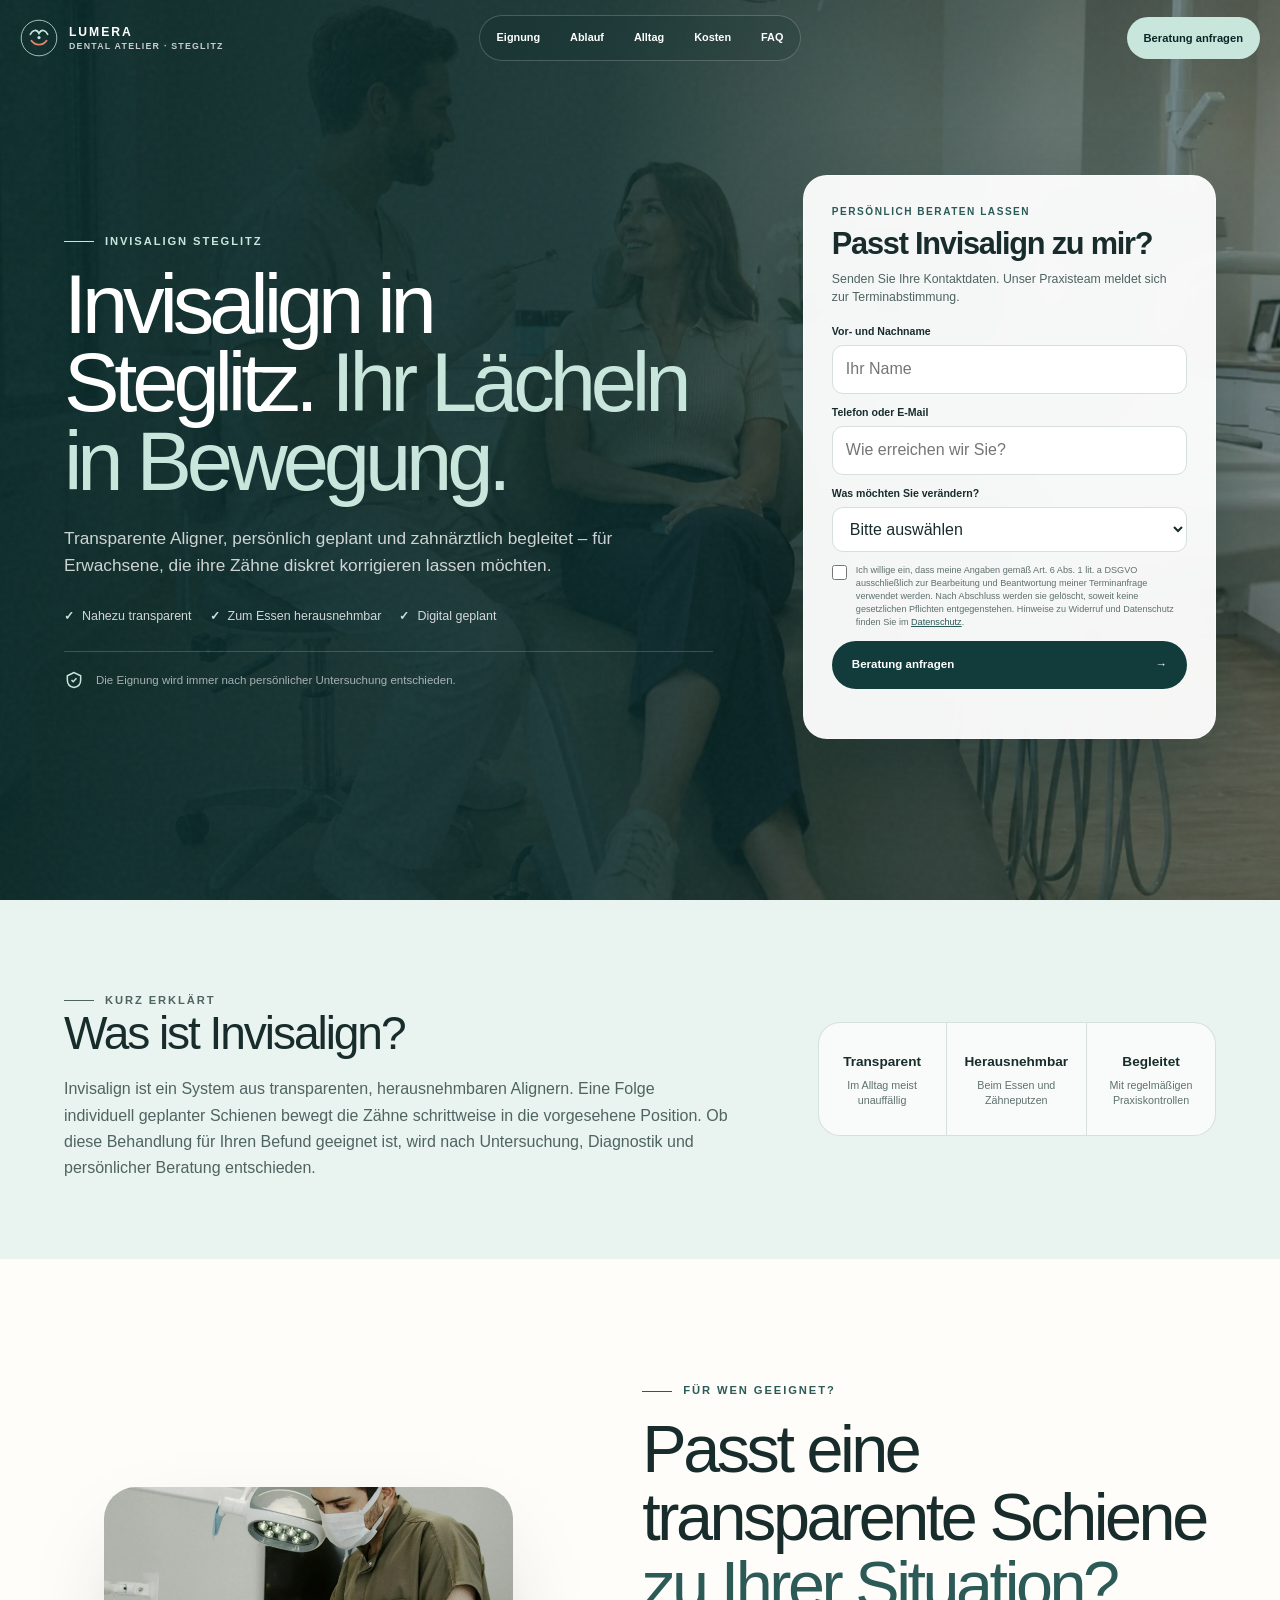
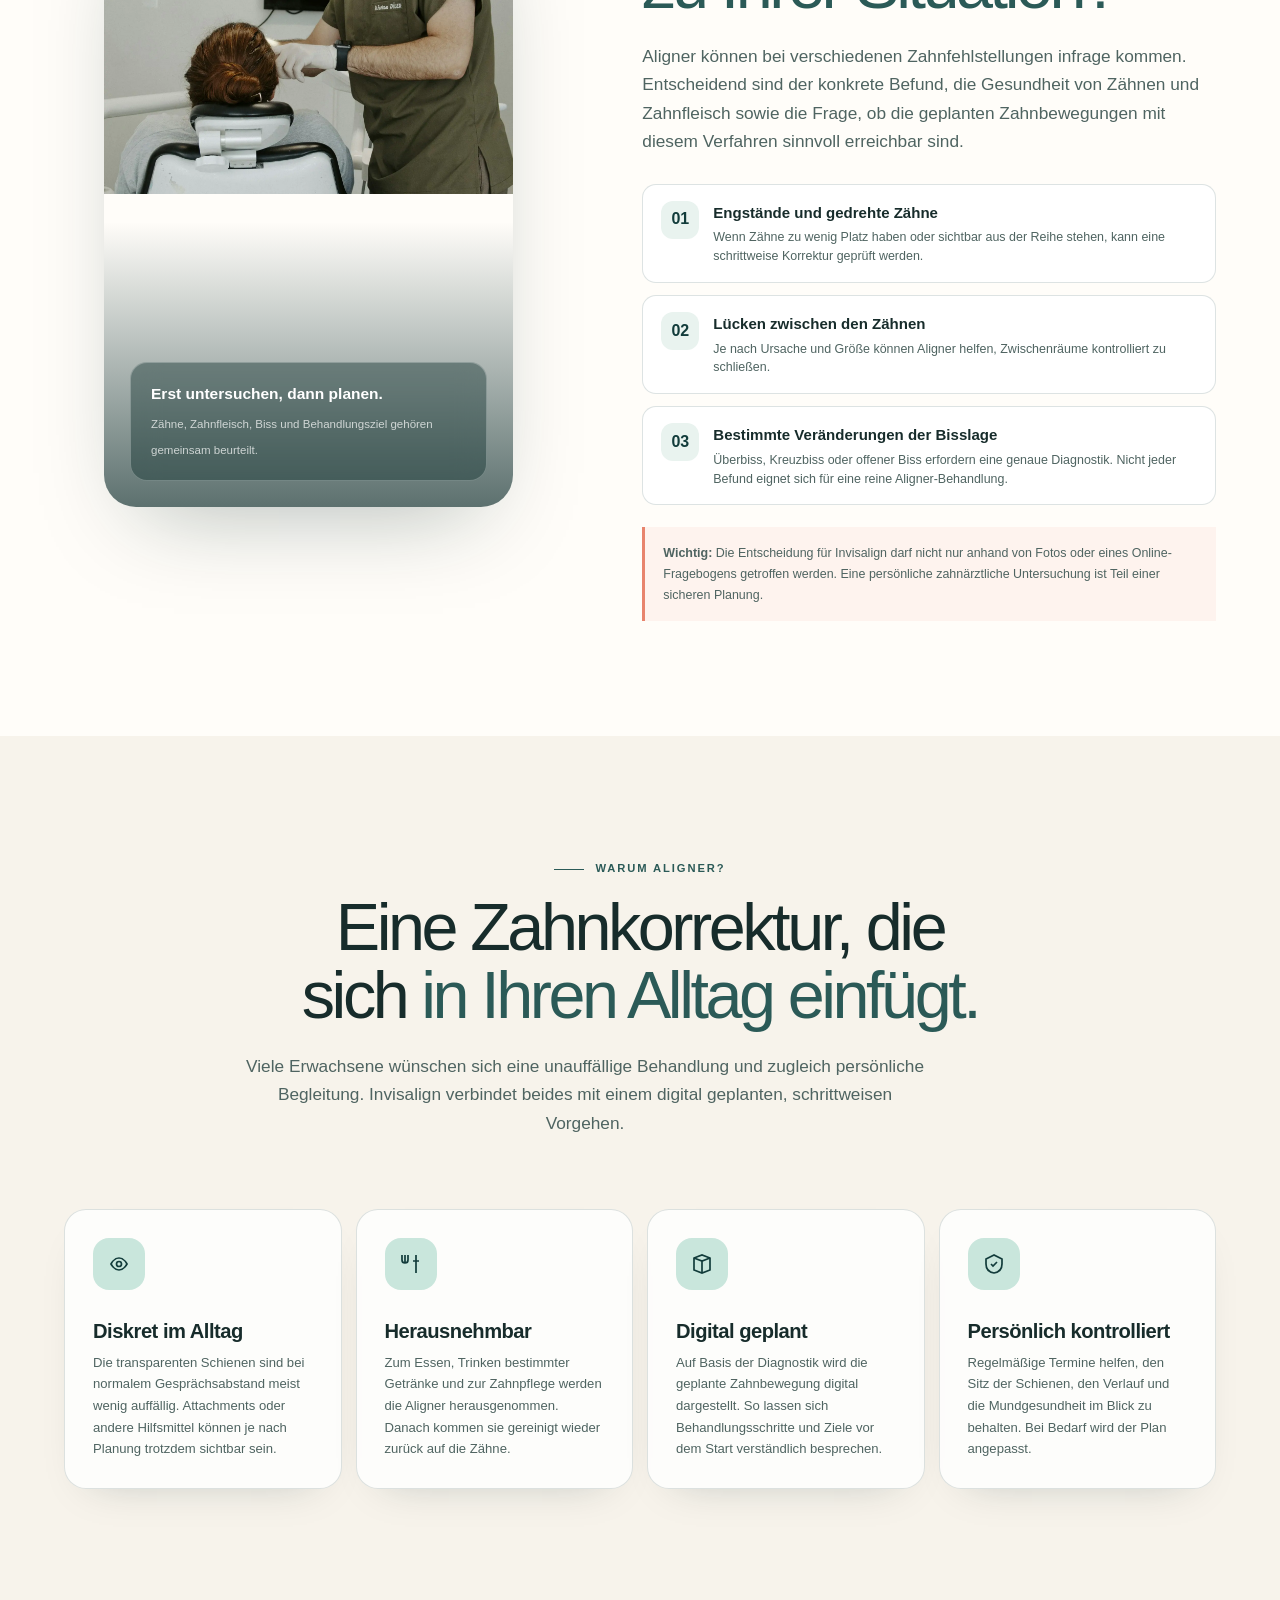
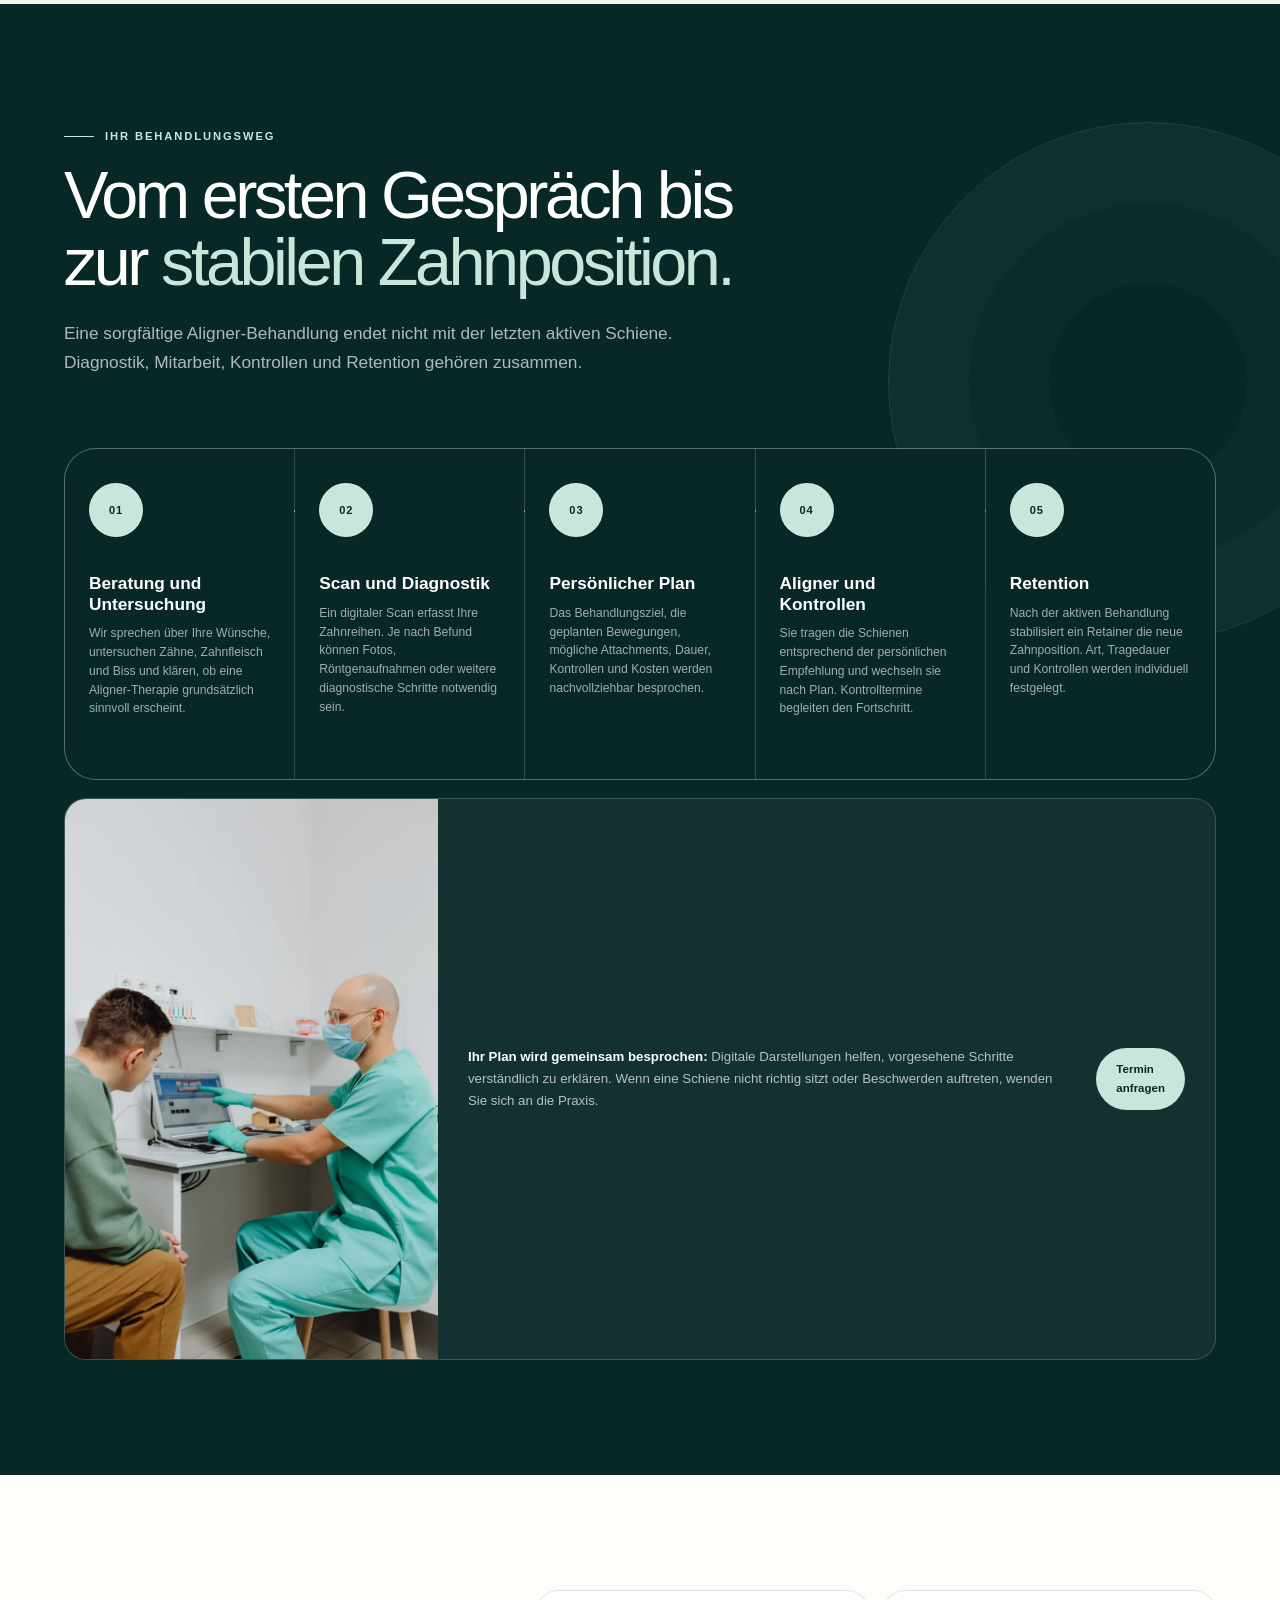
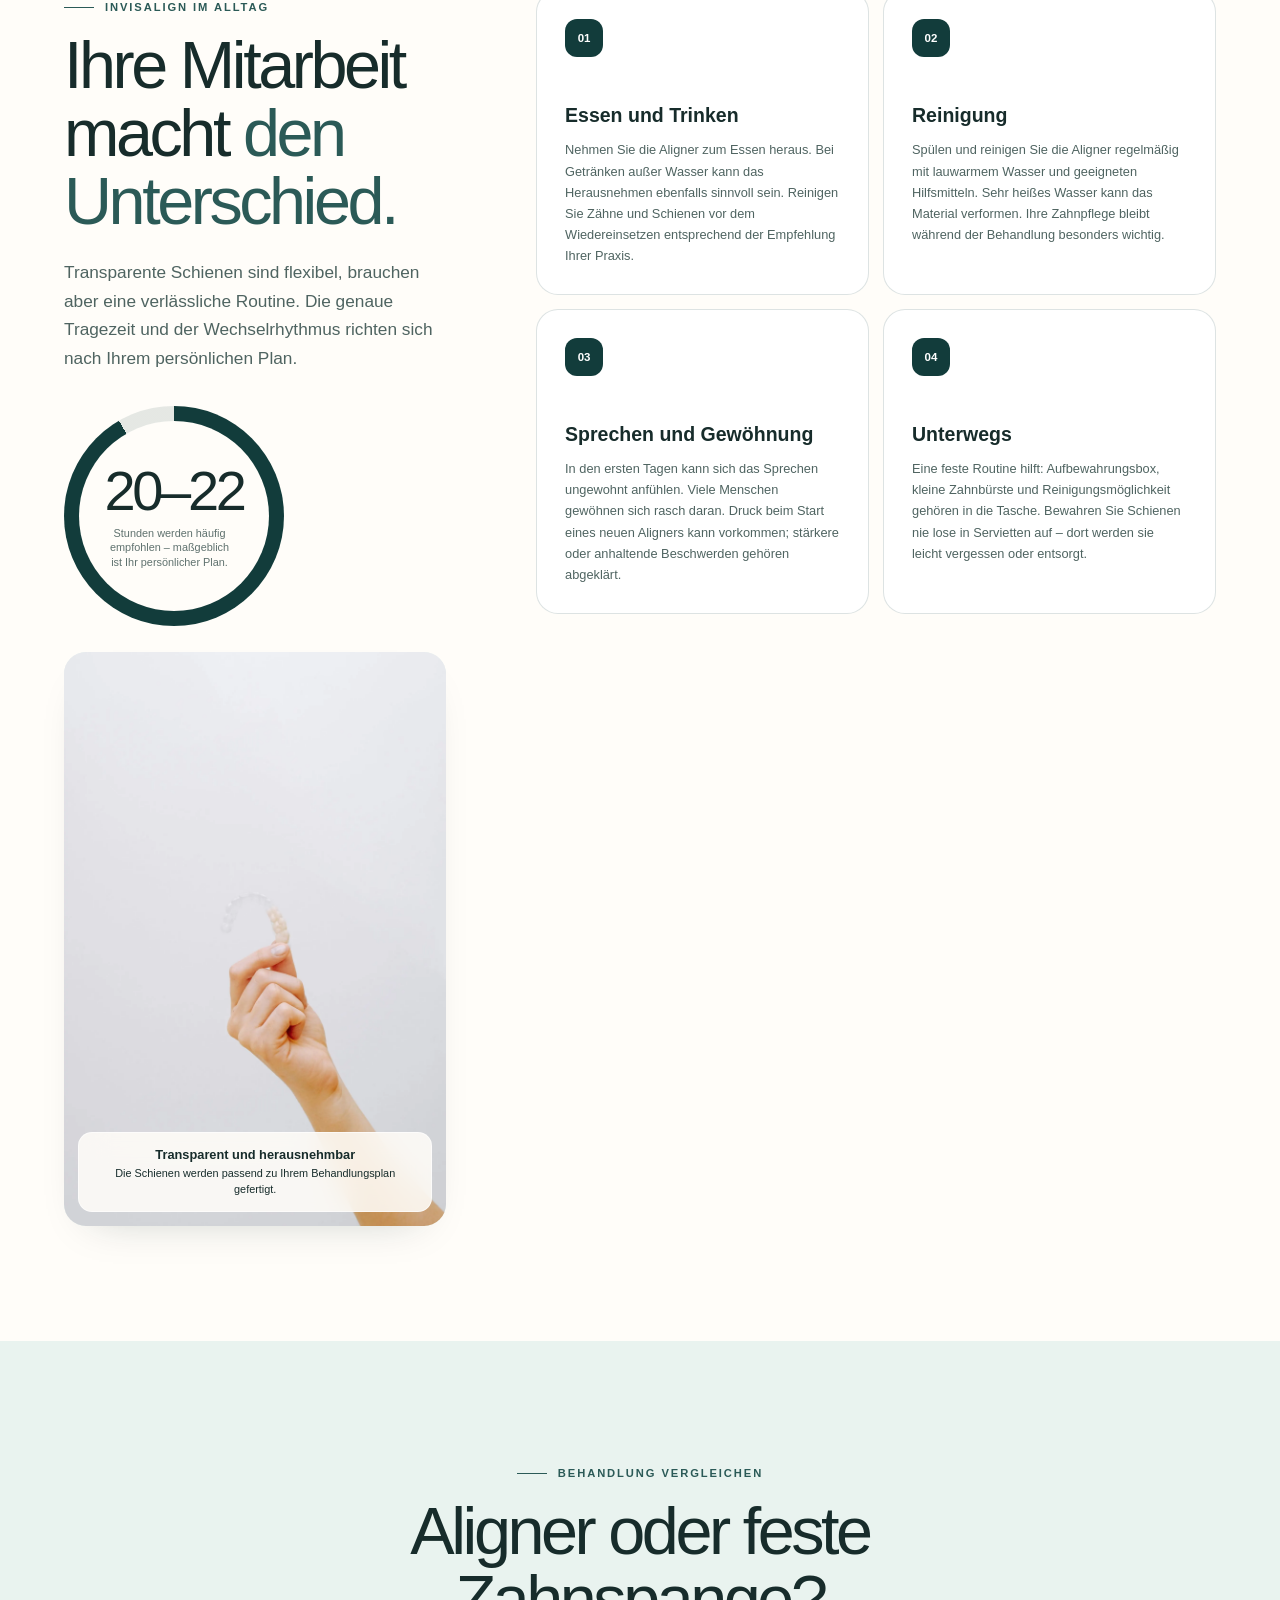
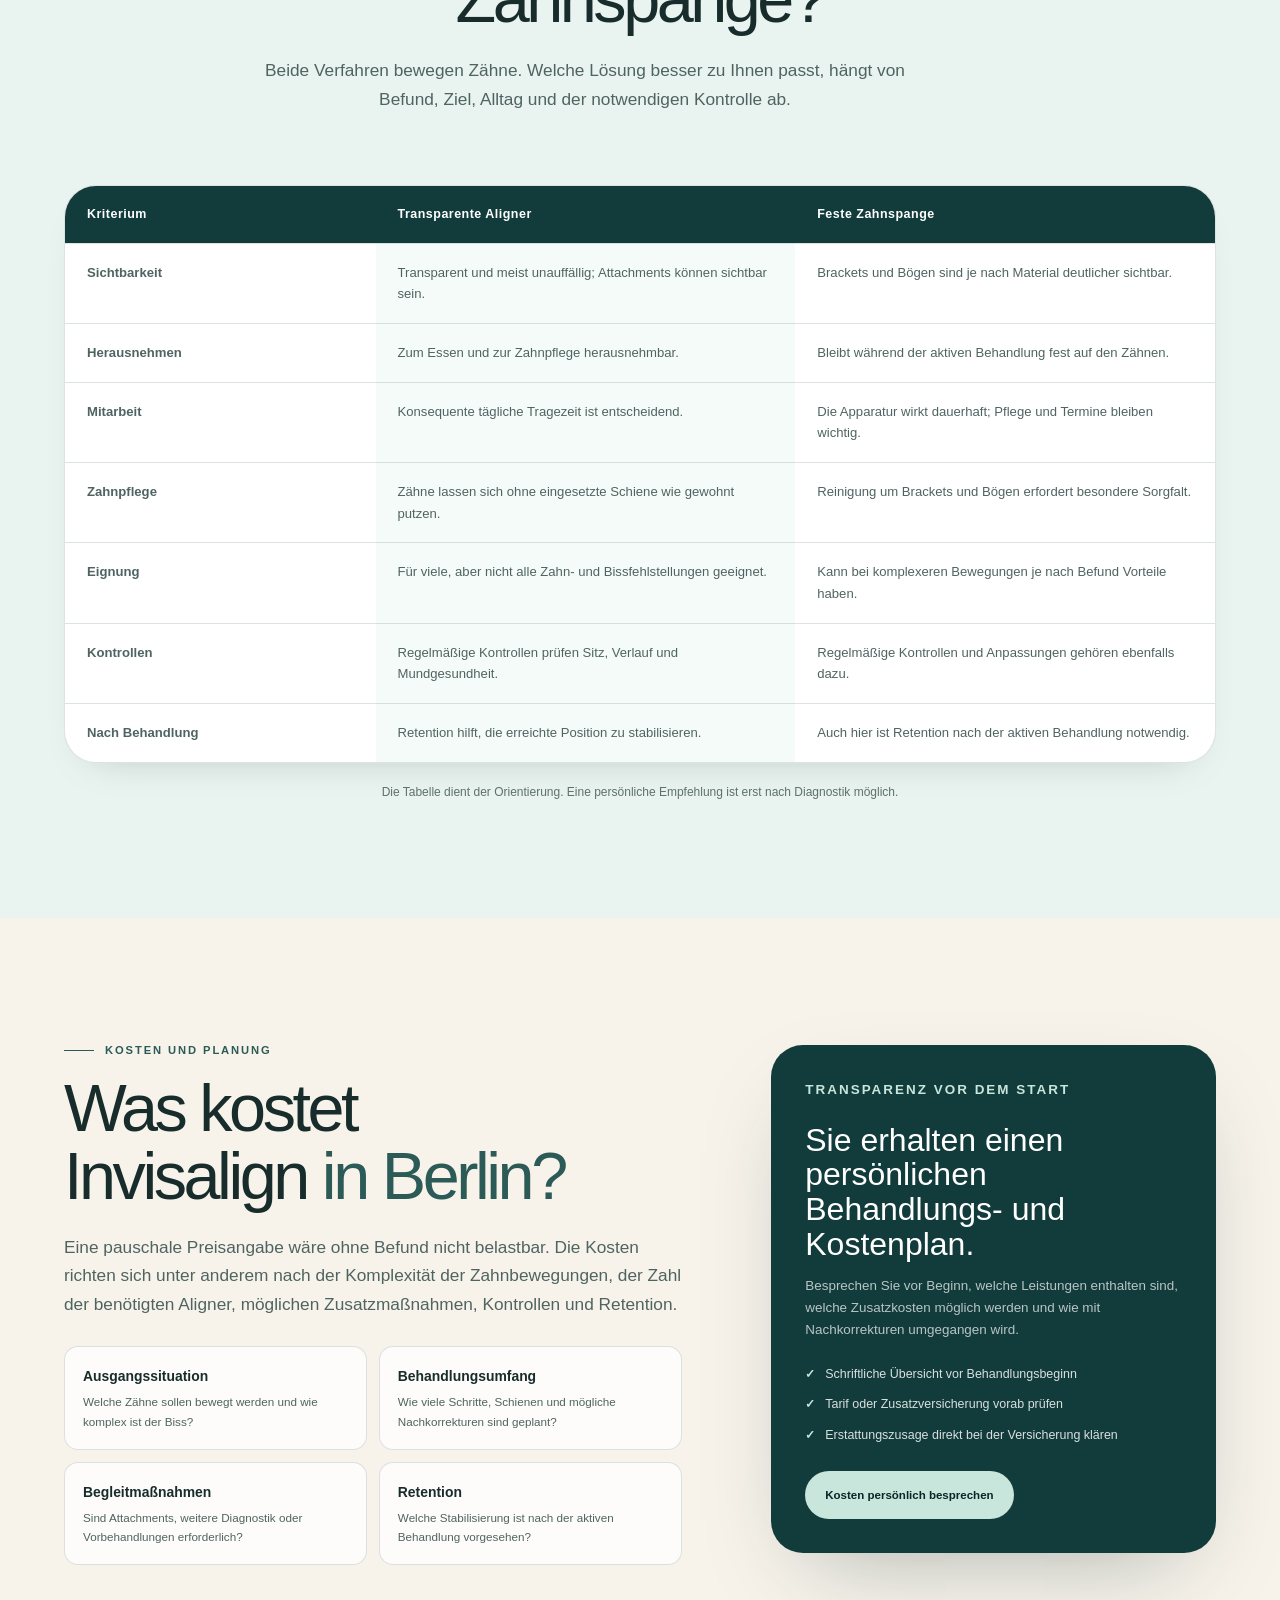
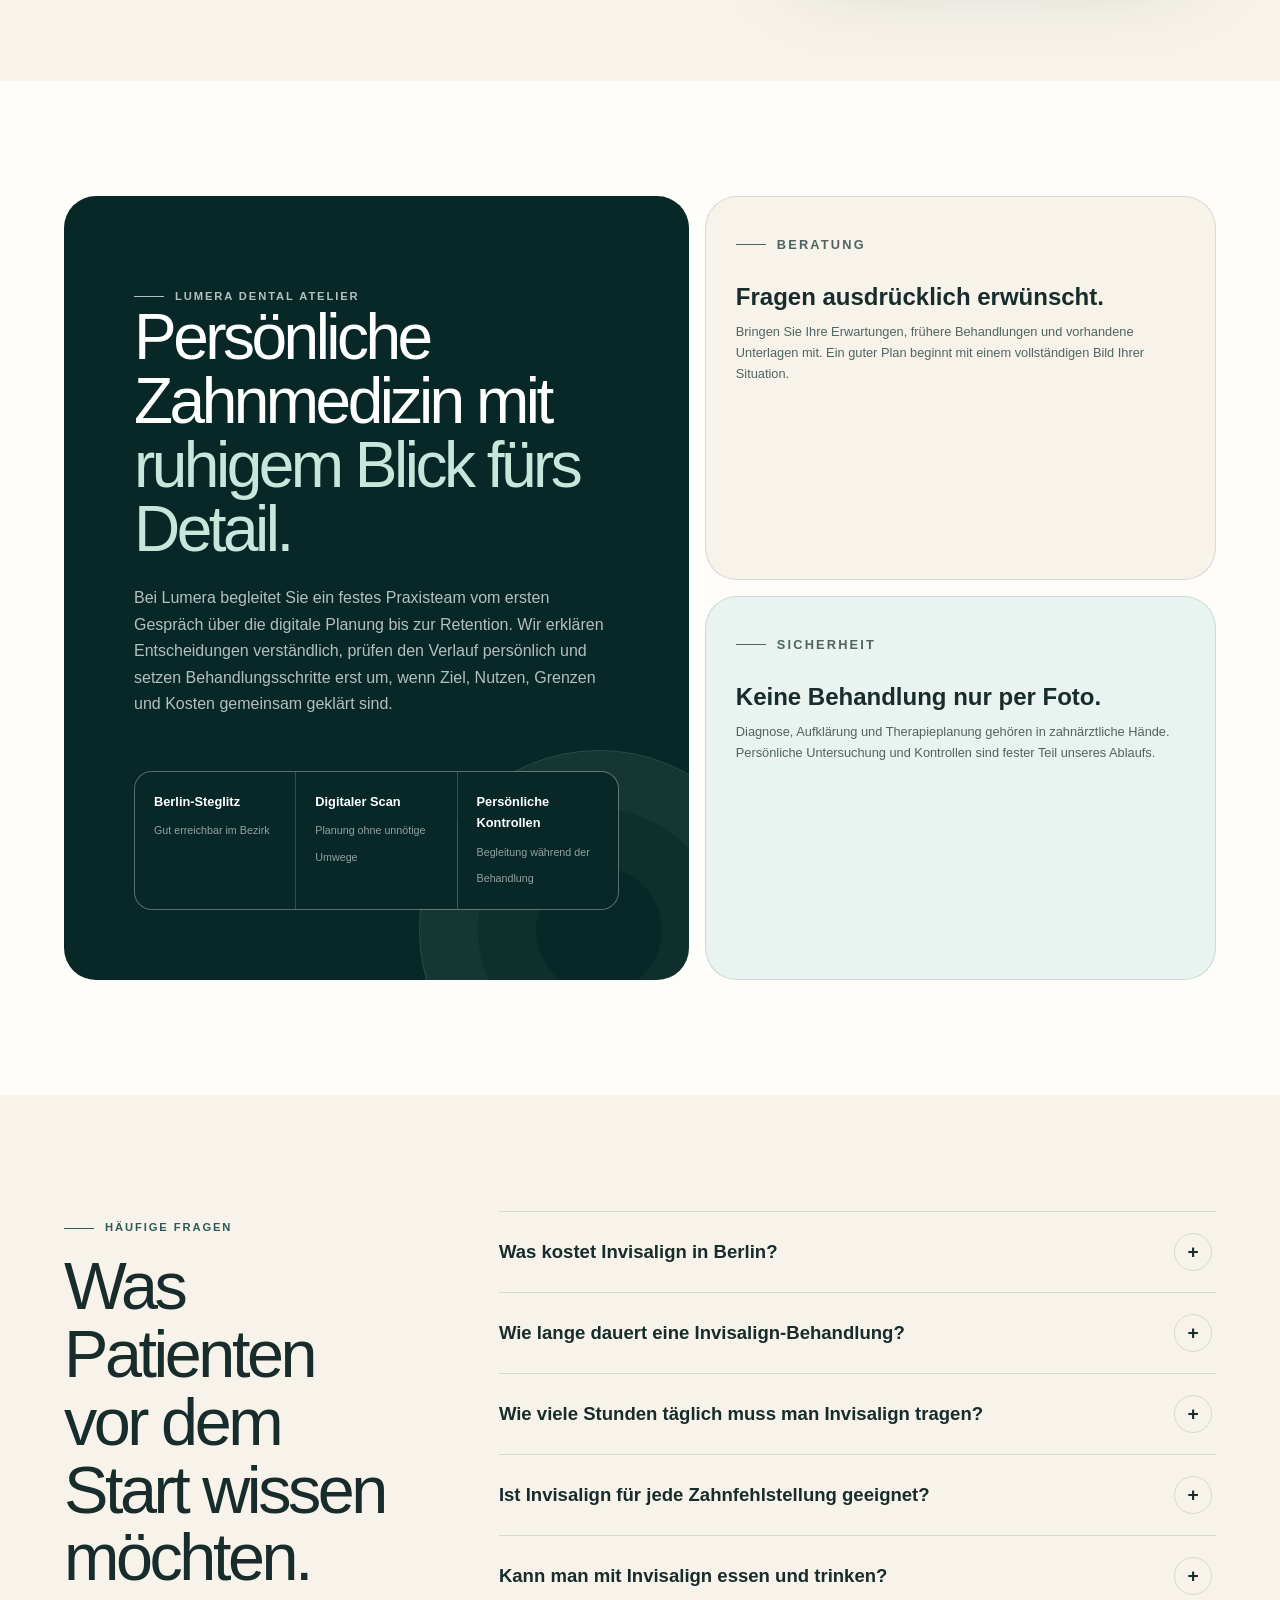
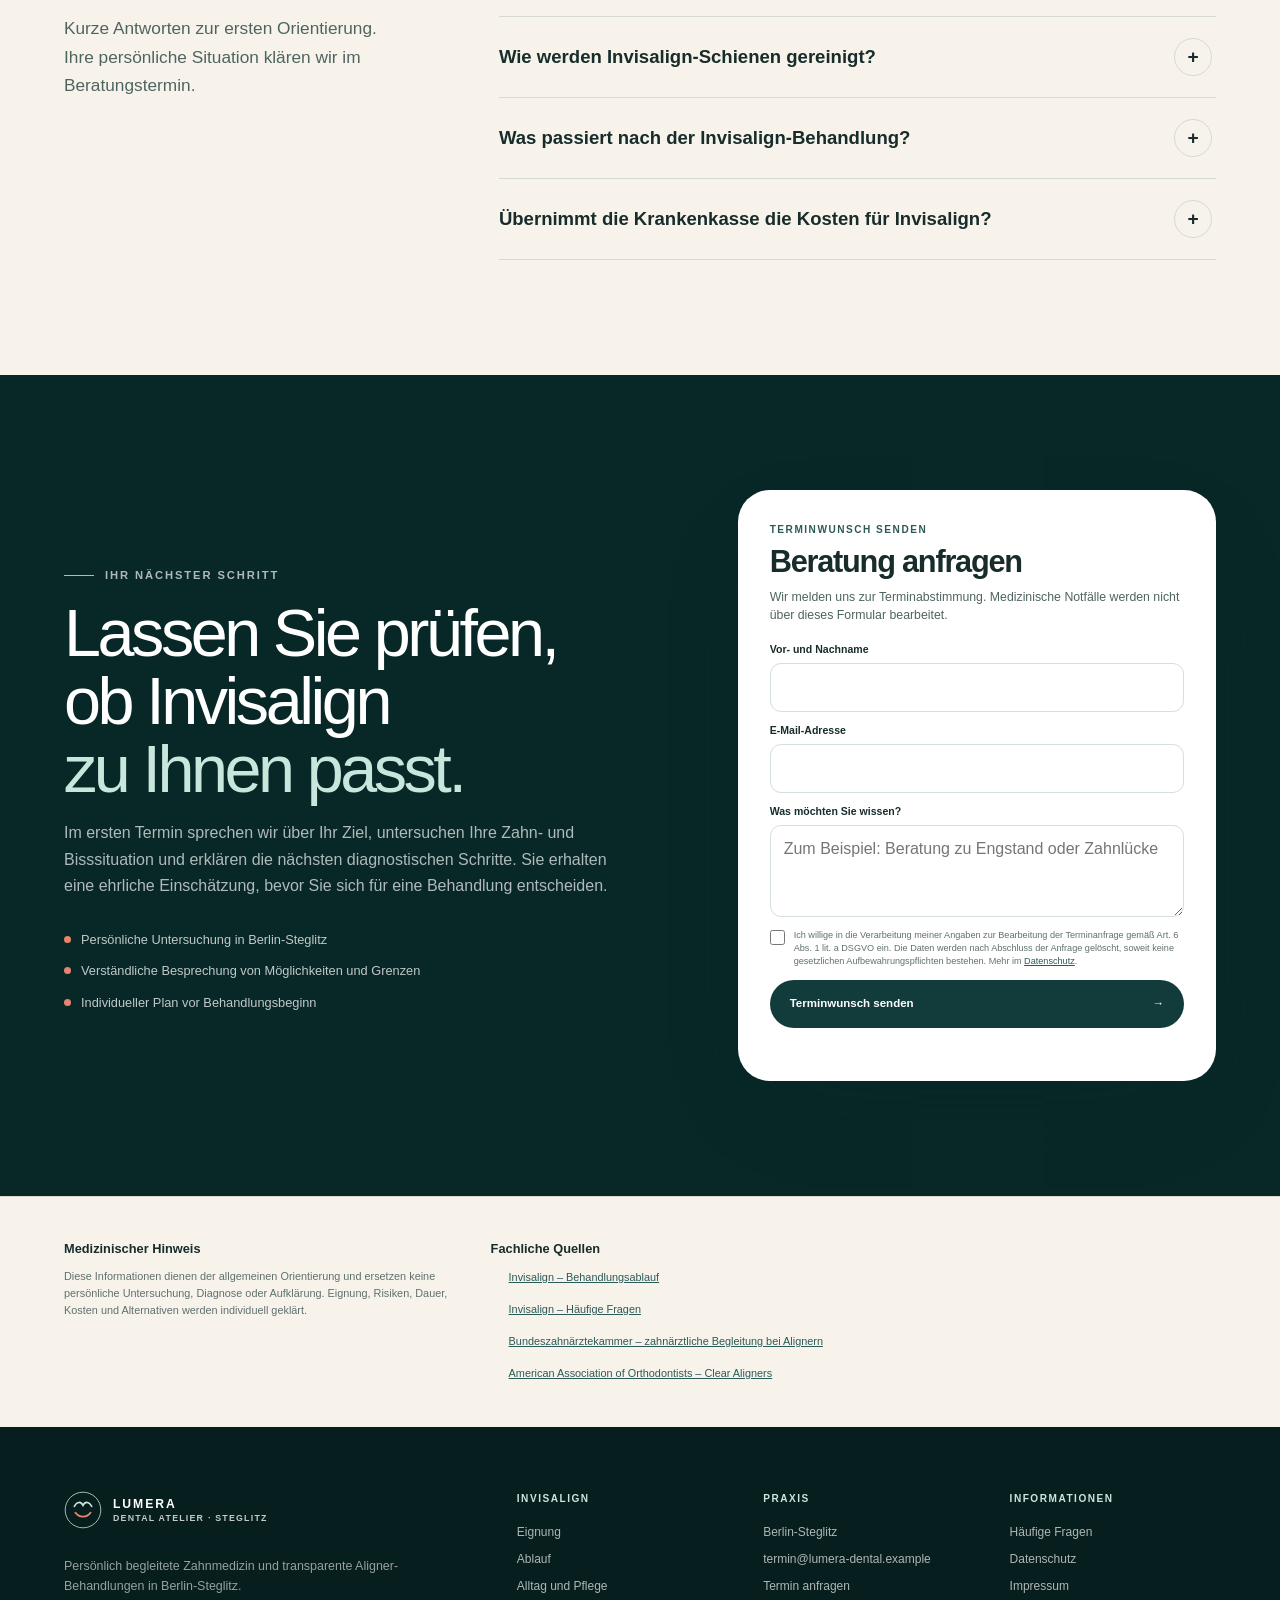
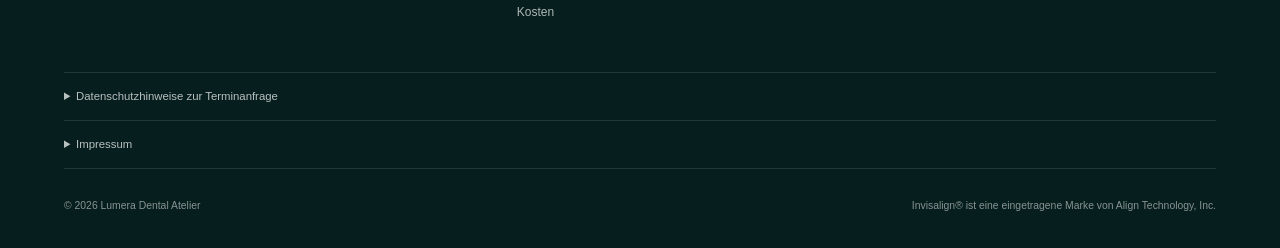
<file: demos/invisalign-steglitz/index.html>
<!doctype html>
<html lang="de">
<head>
  <meta charset="utf-8">
  <meta name="viewport" content="width=device-width, initial-scale=1">
  <meta name="theme-color" content="#123c3b">
  <meta name="robots" content="noindex,follow">
  <meta name="description" content="Invisalign in Berlin-Steglitz: transparente Aligner, persönliche Beratung, digitale Planung und zahnärztliche Begleitung im Lumera Dental Atelier.">
  <title>Invisalign Steglitz | Lumera Dental Atelier</title>
  <link rel="canonical" href="https://lumera-dental.example/invisalign-steglitz/">
  <link rel="alternate" hreflang="de-DE" href="https://lumera-dental.example/invisalign-steglitz/">
  <link rel="icon" href="assets/lumera-favicon.svg" type="image/svg+xml">
  <link rel="preload" as="image" href="assets/lumera-hero-consultation.webp" type="image/webp" fetchpriority="high">

  <meta property="og:type" content="website">
  <meta property="og:locale" content="de_DE">
  <meta property="og:site_name" content="Lumera Dental Atelier">
  <meta property="og:title" content="Invisalign in Berlin-Steglitz | Lumera">
  <meta property="og:description" content="Transparente Aligner, digitale Planung und persönliche zahnärztliche Begleitung in Steglitz.">
  <meta property="og:url" content="https://lumera-dental.example/invisalign-steglitz/">
  <meta property="og:image" content="https://lumera-dental.example/invisalign-steglitz/assets/lumera-og.jpg">
  <meta property="og:image:width" content="1200">
  <meta property="og:image:height" content="630">
  <meta property="og:image:alt" content="Persönliches Beratungsgespräch in einer modernen Zahnarztpraxis">
  <meta name="twitter:card" content="summary_large_image">
  <meta name="twitter:title" content="Invisalign in Berlin-Steglitz | Lumera">
  <meta name="twitter:description" content="Transparente Aligner, digitale Planung und persönliche zahnärztliche Begleitung in Steglitz.">
  <meta name="twitter:image" content="https://lumera-dental.example/invisalign-steglitz/assets/lumera-og.jpg">

  <style>
    :root {
      --pine: #123c3b;
      --pine-deep: #082827;
      --pine-soft: #2b5a57;
      --mint: #c9e6dc;
      --mint-pale: #e9f3ef;
      --ivory: #f7f3eb;
      --paper: #fffdf9;
      --coral: #e8846d;
      --ink: #172c2b;
      --text: #4f6461;
      --muted: #5f716e;
      --line: rgba(18, 60, 59, .14);
      --line-light: rgba(255, 255, 255, .18);
      --shadow-sm: 0 18px 42px -28px rgba(8, 40, 39, .26);
      --shadow-lg: 0 36px 90px -38px rgba(8, 40, 39, .34);
      --radius-sm: 14px;
      --radius-md: 22px;
      --radius-lg: 32px;
      --max: 1280px;
      --gutter: clamp(20px, 5vw, 72px);
      --section: clamp(84px, 9vw, 144px);
      --ease: cubic-bezier(.16, 1, .3, 1);
    }

    *, *::before, *::after { box-sizing: border-box; }
    html { scroll-behavior: smooth; scroll-padding-top: 88px; }
    body {
      margin: 0;
      overflow-x: hidden;
      color: var(--ink);
      background: var(--paper);
      font-family: Inter, ui-sans-serif, -apple-system, BlinkMacSystemFont, "Segoe UI", sans-serif;
      font-size: 16px;
      line-height: 1.65;
      -webkit-font-smoothing: antialiased;
      text-rendering: optimizeLegibility;
    }
    body.menu-open { overflow: hidden; }
    img, svg { display: block; max-width: 100%; }
    img { height: auto; }
    a { color: inherit; }
    button, input, select, textarea { font: inherit; }
    button, a { -webkit-tap-highlight-color: transparent; }
    ::selection { color: var(--white, #fff); background: var(--pine-soft); }
    :focus-visible { outline: 3px solid var(--coral); outline-offset: 4px; }

    .skip-link {
      position: fixed;
      top: 12px;
      left: 12px;
      z-index: 300;
      padding: 10px 16px;
      border-radius: 999px;
      color: #fff;
      background: var(--pine-deep);
      transform: translateY(-160%);
      transition: transform .2s ease;
    }
    .skip-link:focus { transform: translateY(0); }
    .container { width: min(calc(100% - (var(--gutter) * 2)), var(--max)); margin-inline: auto; }
    .section { position: relative; padding-block: var(--section); }
    .section--ivory { background: var(--ivory); }
    .section--mint { background: var(--mint-pale); }
    .section--dark { color: #fff; background: var(--pine-deep); }
    .section-heading { max-width: 790px; margin-bottom: clamp(40px, 6vw, 72px); }
    .section-heading--center { margin-inline: auto; text-align: center; }
    .eyebrow {
      display: inline-flex;
      align-items: center;
      gap: 11px;
      margin: 0 0 18px;
      color: var(--pine-soft);
      font-size: .7rem;
      font-weight: 750;
      letter-spacing: .17em;
      line-height: 1.2;
      text-transform: uppercase;
    }
    .eyebrow::before { width: 30px; height: 1px; content: ""; background: currentColor; }
    .section--dark .eyebrow { color: var(--mint); }
    .section-title {
      margin: 0;
      font-size: clamp(2.5rem, 5.2vw, 5rem);
      font-weight: 430;
      line-height: 1.02;
      letter-spacing: -.052em;
      text-wrap: balance;
    }
    .section-title em { color: var(--pine-soft); font-style: normal; }
    .section--dark .section-title em { color: var(--mint); }
    .section-lede { max-width: 680px; margin: 22px 0 0; color: var(--text); font-size: clamp(1rem, 1.35vw, 1.17rem); }
    .section--dark .section-lede { color: rgba(255,255,255,.68); }

    .site-header {
      position: fixed;
      inset: 0 0 auto;
      z-index: 100;
      height: 76px;
      color: #fff;
      transition: color .35s ease, background .35s ease, box-shadow .35s ease, backdrop-filter .35s ease;
    }
    .site-header.is-scrolled {
      color: var(--ink);
      background: rgba(255, 253, 249, .9);
      box-shadow: 0 1px 0 var(--line), var(--shadow-sm);
      backdrop-filter: blur(20px) saturate(145%);
    }
    .header-inner { width: min(calc(100% - 40px), 1380px); height: 100%; margin-inline: auto; display: grid; grid-template-columns: 1fr auto 1fr; align-items: center; gap: 22px; }
    .brand { display: inline-flex; align-items: center; gap: 11px; width: fit-content; color: inherit; text-decoration: none; }
    .brand-mark { width: 38px; height: 38px; color: var(--mint); }
    .site-header.is-scrolled .brand-mark { color: var(--pine); }
    .brand-mark svg { width: 100%; height: 100%; }
    .brand-name { display: grid; gap: 1px; font-size: .76rem; font-weight: 760; letter-spacing: .16em; line-height: 1.2; text-transform: uppercase; }
    .brand-name small { color: currentColor; font-size: .55rem; font-weight: 550; letter-spacing: .14em; opacity: .76; }
    .nav { display: flex; align-items: center; gap: 4px; padding: 4px; border: 1px solid rgba(255,255,255,.2); border-radius: 999px; background: rgba(8,40,39,.16); backdrop-filter: blur(14px); }
    .site-header.is-scrolled .nav { border-color: var(--line); background: rgba(255,255,255,.72); }
    .nav a { min-height: 36px; display: inline-flex; align-items: center; padding: 8px 13px; border-radius: 999px; font-size: .68rem; font-weight: 650; text-decoration: none; transition: background .2s ease; }
    .nav a:hover { background: rgba(255,255,255,.14); }
    .site-header.is-scrolled .nav a:hover { background: var(--mint-pale); }
    .header-actions { justify-self: end; display: flex; align-items: center; gap: 10px; }
    .header-cta { min-height: 42px; display: inline-flex; align-items: center; padding: 9px 17px; border-radius: 999px; color: var(--pine-deep); background: var(--mint); font-size: .7rem; font-weight: 750; text-decoration: none; }
    .site-header.is-scrolled .header-cta { color: #fff; background: var(--pine); }
    .menu-button { width: 44px; height: 44px; display: none; place-items: center; border: 1px solid currentColor; border-radius: 50%; color: inherit; background: transparent; cursor: pointer; }
    .menu-button span, .menu-button span::before, .menu-button span::after { width: 17px; height: 1.5px; display: block; content: ""; background: currentColor; transition: transform .25s ease; }
    .menu-button span::before { transform: translateY(-5px); }
    .menu-button span::after { transform: translateY(3.5px); }

    .mobile-menu {
      position: fixed;
      inset: 0;
      z-index: 95;
      display: grid;
      place-items: center;
      padding: 90px 24px 30px;
      color: #fff;
      background: rgba(8,40,39,.98);
      opacity: 0;
      visibility: hidden;
      transform: translateY(-12px);
      transition: opacity .3s ease, visibility .3s, transform .3s var(--ease);
    }
    .mobile-menu.is-open { opacity: 1; visibility: visible; transform: none; }
    .mobile-menu nav { display: grid; gap: 8px; text-align: center; }
    .mobile-menu a { padding: 10px; font-size: clamp(1.5rem, 7vw, 2.4rem); font-weight: 480; text-decoration: none; }

    .hero {
      position: relative;
      min-height: 100dvh;
      min-height: 100svh;
      overflow: hidden;
      isolation: isolate;
      color: #fff;
      background: var(--pine-deep);
    }
    .hero-media { position: absolute; inset: 0; z-index: -3; }
    .hero-media img { width: 100%; height: 100%; object-fit: cover; object-position: center 44%; }
    .hero::before {
      position: absolute;
      inset: 0;
      z-index: -2;
      content: "";
      background:
        radial-gradient(circle at 75% 22%, rgba(201,230,220,.12), transparent 31%),
        linear-gradient(90deg, rgba(8,40,39,.97) 0%, rgba(8,40,39,.88) 47%, rgba(8,40,39,.46) 100%);
    }
    .hero::after {
      position: absolute;
      inset: 0;
      z-index: -1;
      content: "";
      opacity: .07;
      pointer-events: none;
      background-image: url("data:image/svg+xml,%3Csvg viewBox='0 0 180 180' xmlns='http://www.w3.org/2000/svg'%3E%3Cfilter id='n'%3E%3CfeTurbulence type='fractalNoise' baseFrequency='.9' numOctaves='4' stitchTiles='stitch'/%3E%3C/filter%3E%3Crect width='100%25' height='100%25' filter='url(%23n)' opacity='.55'/%3E%3C/svg%3E");
    }
    .hero-inner {
      min-height: 100svh;
      display: grid;
      grid-template-columns: minmax(0, 1.1fr) minmax(370px, .7fr);
      gap: clamp(42px, 7vw, 108px);
      align-items: center;
      padding-top: 100px;
      padding-bottom: 86px;
    }
    .hero-copy { max-width: 760px; }
    .hero .eyebrow { color: var(--mint); }
    .hero-title { margin: 0; font-size: clamp(3.4rem, 6.5vw, 7rem); font-weight: 420; line-height: .94; letter-spacing: -.062em; text-wrap: balance; }
    .hero-title em { color: var(--mint); font-style: normal; }
    .hero-deck { max-width: 650px; margin: 24px 0 0; color: rgba(255,255,255,.79); font-size: clamp(1rem, 1.35vw, 1.2rem); line-height: 1.58; }
    .hero-benefits { display: flex; flex-wrap: wrap; gap: 9px 18px; margin: 27px 0 0; padding: 0; list-style: none; color: rgba(255,255,255,.8); font-size: .78rem; }
    .hero-benefits li { display: flex; align-items: center; gap: 8px; }
    .hero-benefits li::before { content: "✓"; color: var(--mint); font-weight: 800; }
    .hero-note { display: flex; align-items: center; gap: 12px; margin: 24px 0 0; padding-top: 18px; border-top: 1px solid var(--line-light); color: rgba(255,255,255,.62); font-size: .72rem; }
    .hero-note svg { width: 20px; height: 20px; flex: 0 0 auto; color: var(--mint); }

    .form-card { padding: 28px; border: 1px solid rgba(255,255,255,.52); border-radius: 24px; color: var(--ink); background: rgba(255,255,255,.95); box-shadow: 0 32px 76px rgba(3,26,25,.3); backdrop-filter: blur(20px); }
    .form-kicker { margin: 0 0 7px; color: var(--pine-soft); font-size: .63rem; font-weight: 760; letter-spacing: .15em; text-transform: uppercase; }
    .form-title, .contact-form h2 { margin: 0; font-size: clamp(1.55rem, 2.4vw, 2.2rem); font-weight: 570; line-height: 1.07; letter-spacing: -.04em; }
    .form-intro { margin: 9px 0 17px; color: var(--text); font-size: .77rem; line-height: 1.48; }
    .field { display: grid; gap: 5px; margin-top: 10px; }
    .field label { font-size: .66rem; font-weight: 720; }
    .field input, .field select, .field textarea { width: 100%; min-height: 45px; padding: 10px 13px; border: 1px solid #d5dfdc; border-radius: 11px; color: var(--ink); background: #fff; transition: border-color .2s ease, box-shadow .2s ease; }
    .field textarea { min-height: 92px; resize: vertical; }
    .field input:focus, .field select:focus, .field textarea:focus { outline: 0; border-color: var(--pine-soft); box-shadow: 0 0 0 4px rgba(43,90,87,.1); }
    .consent { display: grid; grid-template-columns: 16px 1fr; gap: 8px; align-items: start; margin: 12px 0; color: var(--muted); font-size: .57rem; line-height: 1.42; }
    .consent input { width: 15px; height: 15px; margin: 1px 0 0; accent-color: var(--pine); }
    .consent a { color: var(--pine-soft); }
    .submit, .button { min-height: 48px; display: inline-flex; align-items: center; justify-content: center; gap: 12px; padding: 12px 20px; border: 0; border-radius: 999px; font-size: .72rem; font-weight: 760; text-decoration: none; cursor: pointer; transition: transform .25s var(--ease), box-shadow .25s ease, background .25s ease; }
    .submit { width: 100%; justify-content: space-between; color: #fff; background: var(--pine); }
    .submit:hover, .button:hover { transform: translateY(-2px); }
    .submit:hover { background: var(--pine-deep); }
    .button--pine { color: #fff; background: var(--pine); box-shadow: var(--shadow-sm); }
    .button--light { color: var(--pine-deep); background: var(--mint); }
    .status { min-height: 14px; margin: 7px 0 0; color: #376b57; font-size: .62rem; line-height: 1.35; }

    .quick-answer { padding-block: clamp(58px, 6vw, 88px); background: var(--mint-pale); }
    .quick-grid { display: grid; grid-template-columns: minmax(0, 1.25fr) minmax(300px, .75fr); gap: clamp(34px, 7vw, 96px); align-items: center; }
    .quick-answer h2 { margin: 0; font-size: clamp(1.9rem, 3.6vw, 3.6rem); font-weight: 470; line-height: 1.08; letter-spacing: -.045em; }
    .quick-answer p { max-width: 760px; margin: 17px 0 0; color: var(--text); }
    .quick-points { display: grid; grid-template-columns: repeat(3, 1fr); border: 1px solid var(--line); border-radius: var(--radius-md); background: rgba(255,255,255,.66); overflow: hidden; }
    .quick-point { min-height: 112px; display: grid; align-content: center; gap: 5px; padding: 18px; border-right: 1px solid var(--line); text-align: center; }
    .quick-point:last-child { border-right: 0; }
    .quick-point strong { font-size: .85rem; }
    .quick-point span { color: var(--muted); font-size: .67rem; line-height: 1.4; }

    .suitability-grid { display: grid; grid-template-columns: minmax(0, .92fr) minmax(0, 1.08fr); gap: clamp(36px, 7vw, 94px); align-items: center; }
    .image-panel { position: relative; min-height: 620px; overflow: hidden; border-radius: var(--radius-lg); box-shadow: var(--shadow-lg); }
    .image-panel img { width: 100%; height: 100%; object-fit: cover; }
    .image-panel::after { position: absolute; inset: 0; content: ""; background: linear-gradient(0deg, rgba(8,40,39,.66), transparent 46%); }
    .image-caption { position: absolute; inset: auto 26px 26px; z-index: 1; max-width: 370px; padding: 18px 20px; border: 1px solid rgba(255,255,255,.26); border-radius: 17px; color: #fff; background: rgba(8,40,39,.4); backdrop-filter: blur(14px); }
    .image-caption strong { display: block; margin-bottom: 3px; font-size: .97rem; }
    .image-caption span { color: rgba(255,255,255,.72); font-size: .72rem; }
    .check-list { display: grid; gap: 12px; margin: 28px 0 0; padding: 0; list-style: none; }
    .check-list li { display: grid; grid-template-columns: 38px 1fr; gap: 14px; align-items: start; padding: 16px 18px; border: 1px solid var(--line); border-radius: var(--radius-sm); background: #fff; }
    .check-list i { width: 38px; height: 38px; display: grid; place-items: center; border-radius: 12px; color: var(--pine); background: var(--mint-pale); font-style: normal; font-weight: 800; }
    .check-list strong { display: block; margin-bottom: 3px; font-size: .94rem; }
    .check-list span { display: block; color: var(--text); font-size: .78rem; line-height: 1.5; }
    .medical-note { margin: 22px 0 0; padding: 16px 18px; border-left: 3px solid var(--coral); color: var(--text); background: rgba(232,132,109,.08); font-size: .78rem; }

    .benefit-grid { display: grid; grid-template-columns: repeat(4, 1fr); gap: 14px; }
    .benefit-card { min-height: 280px; display: flex; flex-direction: column; padding: 28px; border: 1px solid var(--line); border-radius: var(--radius-md); background: rgba(255,255,255,.78); box-shadow: var(--shadow-sm); transition: transform .35s var(--ease), box-shadow .35s ease; }
    .benefit-card:hover { transform: translateY(-5px); box-shadow: var(--shadow-lg); }
    .benefit-icon { width: 52px; height: 52px; display: grid; place-items: center; border-radius: 16px; color: var(--pine); background: var(--mint); }
    .benefit-icon svg { width: 24px; height: 24px; }
    .benefit-card h3 { margin: auto 0 9px; font-size: 1.26rem; font-weight: 600; line-height: 1.15; letter-spacing: -.025em; }
    .benefit-card p { margin: 0; color: var(--text); font-size: .82rem; }

    .process { overflow: hidden; }
    .process::before { position: absolute; top: 8%; right: -10%; width: 520px; height: 520px; content: ""; border: 1px solid rgba(201,230,220,.12); border-radius: 50%; box-shadow: inset 0 0 0 80px rgba(201,230,220,.02), inset 0 0 0 160px rgba(201,230,220,.02); }
    .timeline { position: relative; display: grid; grid-template-columns: repeat(5, 1fr); gap: 1px; margin-top: 20px; border: 1px solid var(--line-light); border-radius: var(--radius-lg); background: var(--line-light); overflow: hidden; }
    .timeline::before { position: absolute; top: 61px; left: 10%; right: 10%; height: 2px; content: ""; background: linear-gradient(90deg, var(--mint), var(--coral)); opacity: .7; }
    .step { position: relative; min-height: 330px; padding: 34px 24px 28px; background: var(--pine-deep); }
    .step-number { position: relative; z-index: 1; width: 54px; height: 54px; display: grid; place-items: center; margin-bottom: 36px; border: 1px solid rgba(255,255,255,.24); border-radius: 50%; color: var(--pine-deep); background: var(--mint); font-size: .69rem; font-weight: 800; letter-spacing: .08em; }
    .step h3 { margin: 0 0 10px; font-size: 1.08rem; font-weight: 600; line-height: 1.18; }
    .step p { margin: 0; color: rgba(255,255,255,.62); font-size: .76rem; line-height: 1.55; }
    .process-callout { display: grid; grid-template-columns: minmax(250px, .48fr) minmax(0, 1fr); margin-top: 18px; border: 1px solid var(--line-light); border-radius: var(--radius-md); background: rgba(255,255,255,.045); overflow: hidden; }
    .process-photo { min-height: 250px; margin: 0; overflow: hidden; }
    .process-photo img { width: 100%; height: 100%; object-fit: cover; object-position: center 61%; }
    .process-callout-copy { display: flex; align-items: center; justify-content: space-between; gap: 30px; padding: 28px 30px; }
    .process-callout p { max-width: 730px; margin: 0; color: rgba(255,255,255,.7); font-size: .83rem; }
    .process-callout strong { color: #fff; }

    .daily-grid { display: grid; grid-template-columns: minmax(320px, .72fr) minmax(0, 1.28fr); gap: clamp(34px, 7vw, 94px); align-items: start; }
    .daily-aside { position: sticky; top: 112px; }
    .wear-dial { position: relative; width: 220px; height: 220px; display: grid; place-items: center; margin-top: 34px; border-radius: 50%; background: conic-gradient(var(--pine) 0 330deg, rgba(18,60,59,.11) 330deg); }
    .wear-dial::before { position: absolute; inset: 15px; content: ""; border-radius: 50%; background: var(--paper); }
    .wear-dial div { position: relative; text-align: center; }
    .wear-dial strong { display: block; font-size: 3.5rem; font-weight: 450; line-height: 1; letter-spacing: -.06em; }
    .wear-dial span { display: block; max-width: 130px; margin-top: 7px; color: var(--muted); font-size: .68rem; line-height: 1.35; }
    .aligner-photo { position: relative; min-height: 310px; margin: 26px 0 0; overflow: hidden; border-radius: var(--radius-md); background: var(--mint-pale); box-shadow: var(--shadow-sm); }
    .aligner-photo img { width: 100%; height: 100%; object-fit: cover; object-position: center 58%; }
    .aligner-photo figcaption { position: absolute; right: 14px; bottom: 14px; left: 14px; padding: 13px 15px; border: 1px solid rgba(255,255,255,.6); border-radius: 14px; color: var(--ink); background: rgba(255,253,249,.86); backdrop-filter: blur(14px); font-size: .68rem; line-height: 1.45; text-align: center; }
    .aligner-photo figcaption strong { display: block; margin-bottom: 2px; font-size: .8rem; }
    .daily-cards { display: grid; grid-template-columns: repeat(2, 1fr); gap: 14px; }
    .daily-card { min-height: 260px; padding: 28px; border: 1px solid var(--line); border-radius: var(--radius-md); background: #fff; }
    .daily-card span { width: 38px; height: 38px; display: grid; place-items: center; margin-bottom: 42px; border-radius: 12px; color: #fff; background: var(--pine); font-size: .72rem; font-weight: 750; }
    .daily-card h3 { margin: 0 0 8px; font-size: 1.22rem; font-weight: 590; }
    .daily-card p { margin: 0; color: var(--text); font-size: .8rem; }

    .comparison-wrap { overflow: hidden; border: 1px solid var(--line); border-radius: var(--radius-lg); background: #fff; box-shadow: var(--shadow-sm); }
    .comparison-table { width: 100%; table-layout: fixed; border-collapse: collapse; }
    .comparison-table th, .comparison-table td { padding: 18px 22px; border-bottom: 1px solid var(--line); text-align: left; vertical-align: top; }
    .comparison-table tr:last-child td { border-bottom: 0; }
    .comparison-table th { color: #fff; background: var(--pine); font-size: .78rem; letter-spacing: .04em; }
    .comparison-table th:first-child { width: 27%; }
    .comparison-table td:first-child { font-weight: 700; }
    .comparison-table td { color: var(--text); font-size: .82rem; }
    .comparison-table td:nth-child(2) { background: rgba(201,230,220,.18); }
    .comparison-note { margin: 20px 0 0; color: var(--muted); font-size: .75rem; text-align: center; }

    .cost-grid { display: grid; grid-template-columns: minmax(0, 1fr) minmax(340px, .72fr); gap: clamp(34px, 7vw, 96px); align-items: center; }
    .cost-factors { display: grid; grid-template-columns: repeat(2, 1fr); gap: 12px; margin-top: 28px; }
    .cost-factor { padding: 18px; border: 1px solid var(--line); border-radius: var(--radius-sm); background: rgba(255,255,255,.76); }
    .cost-factor strong { display: block; margin-bottom: 4px; font-size: .87rem; }
    .cost-factor span { display: block; color: var(--text); font-size: .73rem; }
    .cost-panel { padding: 34px; border-radius: var(--radius-lg); color: #fff; background: var(--pine); box-shadow: var(--shadow-lg); }
    .cost-panel p { margin: 0 0 22px; color: rgba(255,255,255,.7); font-size: .84rem; }
    .cost-panel ul { display: grid; gap: 10px; margin: 0 0 26px; padding: 0; list-style: none; }
    .cost-panel li { display: flex; align-items: flex-start; gap: 10px; color: rgba(255,255,255,.84); font-size: .78rem; }
    .cost-panel li::before { content: "✓"; color: var(--mint); font-weight: 800; }

    .practice-card { display: grid; grid-template-columns: minmax(0, 1.1fr) minmax(340px, .9fr); gap: 16px; }
    .practice-story { position: relative; min-height: 560px; overflow: hidden; padding: clamp(34px, 6vw, 70px); border-radius: var(--radius-lg); color: #fff; background: var(--pine-deep); }
    .practice-story::after { position: absolute; right: -90px; bottom: -130px; width: 360px; height: 360px; content: ""; border: 1px solid rgba(201,230,220,.18); border-radius: 50%; box-shadow: inset 0 0 0 58px rgba(201,230,220,.03), inset 0 0 0 116px rgba(201,230,220,.03); }
    .practice-story h2 { max-width: 720px; margin: 0; font-size: clamp(2.7rem, 5vw, 5rem); font-weight: 440; line-height: 1; letter-spacing: -.055em; }
    .practice-story h2 em { color: var(--mint); font-style: normal; }
    .practice-story p { max-width: 690px; margin: 24px 0 0; color: rgba(255,255,255,.7); }
    .practice-rail { position: relative; z-index: 1; display: grid; grid-template-columns: repeat(3, 1fr); gap: 1px; margin-top: 54px; border: 1px solid var(--line-light); border-radius: 18px; background: var(--line-light); overflow: hidden; }
    .practice-rail div { padding: 19px; background: var(--pine-deep); }
    .practice-rail strong { display: block; margin-bottom: 4px; font-size: .8rem; }
    .practice-rail span { color: rgba(255,255,255,.56); font-size: .67rem; }
    .practice-side { display: grid; gap: 16px; }
    .practice-side article { min-height: 272px; padding: 30px; border: 1px solid var(--line); border-radius: var(--radius-lg); background: var(--ivory); }
    .practice-side article:last-child { background: var(--mint-pale); }
    .practice-side .eyebrow { margin-bottom: 32px; }
    .practice-side h3 { margin: 0 0 10px; font-size: 1.5rem; font-weight: 570; line-height: 1.12; }
    .practice-side p { margin: 0; color: var(--text); font-size: .8rem; }

    .faq-layout { display: grid; grid-template-columns: minmax(300px, .65fr) minmax(0, 1.35fr); gap: clamp(38px, 7vw, 96px); align-items: start; }
    .faq-intro { position: sticky; top: 112px; }
    .faq-list { border-top: 1px solid var(--line); }
    .faq-item { border-bottom: 1px solid var(--line); }
    .faq-item summary { position: relative; min-height: 80px; display: flex; align-items: center; padding: 20px 58px 20px 0; font-size: clamp(1rem, 1.45vw, 1.22rem); font-weight: 620; line-height: 1.35; list-style: none; cursor: pointer; }
    .faq-item summary::-webkit-details-marker { display: none; }
    .faq-item summary::after { position: absolute; right: 4px; width: 38px; height: 38px; display: grid; place-items: center; content: "+"; border: 1px solid var(--line); border-radius: 50%; font-size: 1.2rem; transition: transform .3s ease, background .3s ease, color .3s ease; }
    .faq-item[open] summary::after { color: #fff; background: var(--pine); transform: rotate(45deg); }
    .faq-answer { max-width: 760px; padding: 0 56px 24px 0; color: var(--text); font-size: .88rem; }
    .faq-answer p { margin: 0; }

    .contact-section { overflow: hidden; color: #fff; background: var(--pine-deep); }
    .contact-grid { display: grid; grid-template-columns: minmax(0, .86fr) minmax(380px, .72fr); gap: clamp(44px, 8vw, 120px); align-items: center; }
    .contact-copy .section-title em { color: var(--mint); }
    .contact-copy p { max-width: 650px; color: rgba(255,255,255,.68); }
    .contact-route { display: grid; gap: 10px; margin-top: 30px; }
    .contact-route span { display: flex; align-items: center; gap: 10px; color: rgba(255,255,255,.75); font-size: .8rem; }
    .contact-route span::before { width: 7px; height: 7px; content: ""; border-radius: 50%; background: var(--coral); }
    .contact-form { padding: 32px; border-radius: var(--radius-lg); color: var(--ink); background: #fff; box-shadow: var(--shadow-lg); }

    .source-note { padding-block: 38px; border-top: 1px solid var(--line); background: var(--ivory); }
    .source-grid { display: grid; grid-template-columns: .7fr 1.3fr; gap: 36px; }
    .source-grid strong { font-size: .8rem; }
    .source-grid p, .source-grid li { color: var(--muted); font-size: .68rem; line-height: 1.55; }
    .source-grid li { min-height: 32px; display: flex; align-items: center; }
    .source-grid a { min-height: 32px; display: inline-flex; align-items: center; }
    .source-grid p { margin: 7px 0 0; }
    .source-grid ul { margin: 0; padding-left: 18px; }
    .source-grid a { color: var(--pine-soft); }

    .sticky-cta { position: fixed; z-index: 80; left: 50%; bottom: max(16px, env(safe-area-inset-bottom)); width: min(calc(100% - 32px), 720px); min-height: 66px; display: flex; align-items: center; justify-content: space-between; gap: 20px; padding: 8px 9px 8px 22px; border: 1px solid rgba(255,255,255,.18); border-radius: 999px; color: #fff; background: rgba(8,40,39,.91); box-shadow: 0 22px 64px rgba(0,0,0,.26); backdrop-filter: blur(18px); opacity: 0; visibility: hidden; transform: translate(-50%, 16px); transition: opacity .35s ease, visibility .35s, transform .35s var(--ease); }
    .sticky-cta.is-visible { opacity: 1; visibility: visible; transform: translate(-50%, 0); }
    .sticky-copy { display: grid; line-height: 1.25; }
    .sticky-copy strong { font-size: .86rem; }
    .sticky-copy span { margin-top: 2px; color: rgba(255,255,255,.57); font-size: .65rem; }
    .sticky-cta .button { min-height: 48px; white-space: nowrap; }

    .site-footer { position: relative; padding: 64px var(--gutter) 34px; color: #fff; background: #061e1d; }
    .footer-grid { display: grid; grid-template-columns: minmax(250px, 1.2fr) repeat(3, minmax(130px, .6fr)); gap: 40px; }
    .footer-brand p { max-width: 390px; margin: 18px 0 0; color: rgba(255,255,255,.58); font-size: .78rem; }
    .footer-col h2 { margin: 0 0 15px; color: var(--mint); font-size: .63rem; font-weight: 750; letter-spacing: .15em; text-transform: uppercase; }
    .footer-col a, .footer-col span { display: block; width: fit-content; margin: 7px 0; color: rgba(255,255,255,.68); font-size: .75rem; text-decoration: none; }
    .footer-col a:hover { color: #fff; }
    .legal-details { margin-top: 42px; border-top: 1px solid rgba(255,255,255,.11); }
    .legal-details details { border-bottom: 1px solid rgba(255,255,255,.11); }
    .legal-details summary { padding: 14px 0; color: rgba(255,255,255,.72); font-size: .71rem; cursor: pointer; }
    .legal-details p { max-width: 900px; margin: 0 0 16px; color: rgba(255,255,255,.5); font-size: .66rem; }
    .footer-bottom { display: flex; justify-content: space-between; gap: 20px; margin-top: 28px; color: rgba(255,255,255,.52); font-size: .65rem; }

    .has-js .reveal { opacity: 0; transform: translateY(22px); transition: opacity .72s var(--ease), transform .72s var(--ease); }
    .has-js .reveal.in { opacity: 1; transform: none; }

    @media (max-width: 1120px) {
      .header-inner { grid-template-columns: 1fr auto; }
      .nav { display: none; }
      .menu-button { display: grid; }
      .hero-inner { grid-template-columns: minmax(0, 1fr) minmax(340px, .7fr); gap: 44px; }
      .benefit-grid { grid-template-columns: repeat(2, 1fr); }
      .timeline { grid-template-columns: 1fr; }
      .timeline::before { top: 46px; bottom: 46px; left: 49px; right: auto; width: 2px; height: auto; }
      .step { min-height: 0; display: grid; grid-template-columns: 54px 1fr; column-gap: 20px; padding: 22px 24px; }
      .step-number { grid-row: 1 / span 2; margin: 0; }
      .practice-card { grid-template-columns: 1fr; }
      .practice-side { grid-template-columns: repeat(2, 1fr); }
    }

    @media (max-width: 860px) {
      .hero-inner { grid-template-columns: 1fr; gap: 28px; padding-top: 104px; padding-bottom: 34px; }
      .hero-copy { margin-inline: auto; text-align: center; }
      .hero .eyebrow, .hero-benefits, .hero-note { justify-content: center; }
      .form-card { width: min(100%, 560px); margin-inline: auto; }
      .quick-grid, .suitability-grid, .daily-grid, .cost-grid, .faq-layout, .contact-grid, .source-grid { grid-template-columns: 1fr; }
      .quick-points { max-width: 620px; }
      .image-panel { min-height: 540px; }
      .daily-aside, .faq-intro { position: relative; top: auto; }
      .wear-dial { margin-inline: auto; }
      .comparison-table { table-layout: auto; }
      .comparison-wrap { overflow-x: auto; }
      .comparison-table { min-width: 760px; }
      .footer-grid { grid-template-columns: repeat(2, 1fr); }
      .footer-brand { grid-column: 1 / -1; }
    }

    @media (max-width: 640px) {
      :root { --gutter: 18px; --section: 76px; --radius-lg: 24px; }
      html { scroll-padding-top: 72px; }
      body { font-size: 15px; }
      main .container, .source-note .container { text-align: center; }
      .site-header { height: 68px; }
      .is-embedded .site-header { height: 102px; padding-top: 34px; }
      .header-inner { width: calc(100% - 28px); }
      .brand-mark { width: 34px; height: 34px; }
      .brand-name { font-size: .69rem; }
      .brand-name small { font-size: .45rem; }
      .header-cta { display: none; }
      .section-heading, .section-lede { margin-inline: auto; text-align: center; }
      .eyebrow { justify-content: center; }
      .section-title { font-size: clamp(2.35rem, 11.4vw, 3.25rem); }
      .hero-media img { object-position: 57% center; }
      .hero::before { background: linear-gradient(180deg, rgba(8,40,39,.82) 0%, rgba(8,40,39,.92) 46%, rgba(8,40,39,.98) 100%); }
      .hero-inner { min-height: 100svh; gap: 17px; padding-top: 82px; padding-bottom: 18px; }
      .is-embedded .hero-inner { padding-top: 116px; }
      .hero-title { font-size: clamp(2.65rem, 13vw, 3.55rem); line-height: .98; }
      .hero-deck { margin-top: 13px; font-size: .89rem; }
      .hero-benefits { gap: 5px 12px; margin-top: 14px; font-size: .67rem; }
      .hero-note { margin-top: 12px; padding-top: 10px; font-size: .6rem; }
      .form-card, .contact-form { text-align: center; }
      .form-card { padding: 17px 20px; border-radius: 20px; }
      .form-title { font-size: 1.25rem; }
      .form-intro { margin: 6px 0 10px; }
      .field { margin-top: 7px; }
      .field label { text-align: center; }
      .field input, .field select, .field textarea { text-align: center; }
      .field input, .field select { min-height: 42px; padding-block: 8px; }
      .consent { display: flex; justify-content: center; margin-block: 7px; text-align: center; }
      .consent span { max-width: 310px; }
      .submit { min-height: 44px; }
      .status { min-height: 0; margin-top: 4px; text-align: center; }
      .quick-grid { text-align: center; }
      .quick-points { grid-template-columns: 1fr; }
      .quick-point { min-height: 84px; border-right: 0; border-bottom: 1px solid var(--line); }
      .quick-point:last-child { border-bottom: 0; }
      .image-panel { min-height: 450px; }
      .image-caption { inset: auto 16px 16px; text-align: center; }
      .check-list li { grid-template-columns: 1fr; justify-items: center; text-align: center; }
      .medical-note { border-top: 3px solid var(--coral); border-left: 0; text-align: center; }
      .benefit-grid, .daily-cards, .cost-factors, .practice-side { grid-template-columns: 1fr; }
      .benefit-card { min-height: 240px; align-items: center; text-align: center; }
      .timeline { border-radius: 20px; }
      .timeline::before { display: none; }
      .step { display: block; min-height: 0; padding: 28px 24px; text-align: center; }
      .step-number { margin: 0 auto 18px; }
      .process-callout { grid-template-columns: 1fr; text-align: center; }
      .process-photo { min-height: 280px; }
      .process-callout-copy { flex-direction: column; padding: 24px 22px; text-align: center; }
      .daily-aside { text-align: center; }
      .aligner-photo { width: min(100%, 420px); min-height: 360px; margin-inline: auto; }
      .daily-card { min-height: 220px; text-align: center; }
      .daily-card span { margin: 0 auto 26px; }
      .comparison-wrap { margin-inline: -4px; }
      .comparison-table th, .comparison-table td { text-align: center; }
      .cost-panel, .practice-story, .practice-side article { text-align: center; }
      .cost-panel ul { width: 100%; margin-inline: auto; text-align: center; }
      .cost-panel li { justify-content: center; text-align: center; }
      .practice-story { min-height: 520px; padding: 38px 22px; }
      .practice-story p { margin-inline: auto; }
      .practice-rail { grid-template-columns: 1fr; }
      .practice-rail div { text-align: center; }
      .faq-intro { text-align: center; }
      .faq-item summary { justify-content: center; padding: 20px 54px; text-align: center; }
      .faq-item summary::after { right: 8px; }
      .faq-answer { max-width: 540px; margin-inline: auto; padding: 0 18px 24px; text-align: center; }
      .contact-copy { text-align: center; }
      .contact-route { justify-items: center; }
      .contact-route span { justify-content: center; text-align: center; }
      .contact-form { padding: 24px 20px; }
      .source-grid { text-align: center; }
      .source-grid ul { width: 100%; margin-inline: auto; padding: 0; list-style: none; text-align: center; }
      .source-grid li { justify-content: center; text-align: center; }
      .sticky-cta { width: calc(100% - 22px); min-height: 56px; bottom: max(10px, env(safe-area-inset-bottom)); padding: 6px; }
      .sticky-copy { display: none; }
      .sticky-cta .button { width: 100%; min-height: 44px; }
      .footer-grid { grid-template-columns: 1fr; text-align: center; }
      .footer-brand { grid-column: auto; }
      .footer-brand .brand, .footer-col a, .footer-col span { margin-inline: auto; }
      .footer-brand p { margin-inline: auto; }
      .legal-details p { margin-inline: auto; text-align: center; }
      .footer-bottom { flex-direction: column; align-items: center; text-align: center; }
    }

    @media (max-width: 400px), (max-height: 900px) and (max-width: 640px) {
      .hero-inner { gap: 12px; padding-top: 74px; padding-bottom: 12px; }
      .hero-title { font-size: 2.45rem; }
      .hero-deck { font-size: .78rem; }
      .hero-benefits { margin-top: 9px; font-size: .61rem; }
      .hero-note { display: none; }
      .form-card { padding: 14px 17px; }
      .form-intro { display: none; }
      .field input, .field select { min-height: 39px; }
      .consent { font-size: .51rem; }
    }

    @media (prefers-reduced-motion: reduce) {
      html { scroll-behavior: auto; }
      *, *::before, *::after { animation-duration: .01ms !important; animation-iteration-count: 1 !important; transition-duration: .01ms !important; scroll-behavior: auto !important; }
      .has-js .reveal { opacity: 1; transform: none; }
    }
  </style>

  <script type="application/ld+json">
  {
    "@context": "https://schema.org",
    "@graph": [
      {
        "@type": "Dentist",
        "@id": "https://lumera-dental.example/#practice",
        "name": "Lumera Dental Atelier",
        "url": "https://lumera-dental.example/",
        "image": "https://lumera-dental.example/invisalign-steglitz/assets/lumera-og.jpg",
        "email": "termin@lumera-dental.example",
        "areaServed": { "@type": "AdministrativeArea", "name": "Berlin-Steglitz" },
        "medicalSpecialty": "Dentistry"
      },
      {
        "@type": "Service",
        "@id": "https://lumera-dental.example/invisalign-steglitz/#service",
        "name": "Invisalign in Berlin-Steglitz",
        "serviceType": "Zahnkorrektur mit transparenten Alignern",
        "provider": { "@id": "https://lumera-dental.example/#practice" },
        "areaServed": { "@type": "AdministrativeArea", "name": "Berlin-Steglitz" },
        "description": "Persönlich begleitete Aligner-Behandlung mit Untersuchung, digitaler Planung, Kontrollen und Retention."
      },
      {
        "@type": "WebPage",
        "@id": "https://lumera-dental.example/invisalign-steglitz/#webpage",
        "url": "https://lumera-dental.example/invisalign-steglitz/",
        "name": "Invisalign Steglitz | Lumera Dental Atelier",
        "about": { "@id": "https://lumera-dental.example/invisalign-steglitz/#service" },
        "isPartOf": { "@id": "https://lumera-dental.example/#practice" },
        "speakable": { "@type": "SpeakableSpecification", "cssSelector": ["h1", ".hero-deck", ".quick-answer"] }
      },
      {
        "@type": "BreadcrumbList",
        "itemListElement": [
          { "@type": "ListItem", "position": 1, "name": "Startseite", "item": "https://lumera-dental.example/" },
          { "@type": "ListItem", "position": 2, "name": "Invisalign Steglitz", "item": "https://lumera-dental.example/invisalign-steglitz/" }
        ]
      },
      {
        "@type": "FAQPage",
        "mainEntity": [
          { "@type": "Question", "name": "Was kostet Invisalign in Berlin?", "acceptedAnswer": { "@type": "Answer", "text": "Die Kosten hängen vom Umfang der Zahnbewegungen, der Zahl der benötigten Schienen, möglichen Zusatzmaßnahmen und der Behandlungsdauer ab. Eine belastbare Summe ist erst nach Untersuchung und digitaler Planung möglich." } },
          { "@type": "Question", "name": "Wie lange dauert eine Invisalign-Behandlung?", "acceptedAnswer": { "@type": "Answer", "text": "Die Dauer ist individuell. Sie richtet sich nach Ausgangssituation, Behandlungsziel, geplanter Zahnbewegung und konsequenter Tragezeit. Nach der Diagnostik erhalten Patienten einen persönlichen Zeitplan." } },
          { "@type": "Question", "name": "Wie viele Stunden täglich muss man Invisalign tragen?", "acceptedAnswer": { "@type": "Answer", "text": "Aligner werden in der Regel den größten Teil des Tages getragen und zum Essen sowie zur Zahnpflege herausgenommen. Die genaue tägliche Tragezeit legt die behandelnde Praxis individuell fest." } },
          { "@type": "Question", "name": "Ist Invisalign für jede Zahnfehlstellung geeignet?", "acceptedAnswer": { "@type": "Answer", "text": "Nein. Ob eine Aligner-Behandlung geeignet ist, lässt sich erst nach persönlicher Untersuchung und Diagnostik entscheiden. Je nach Befund kann eine andere kieferorthopädische Behandlung sinnvoller sein." } },
          { "@type": "Question", "name": "Kann man mit Invisalign essen und trinken?", "acceptedAnswer": { "@type": "Answer", "text": "Zum Essen werden die Aligner normalerweise herausgenommen. Vor dem Wiedereinsetzen sollten Zähne und Schienen gereinigt werden. Wasser kann in vielen Situationen mit eingesetzten Schienen getrunken werden; die persönliche Empfehlung der Praxis gilt." } },
          { "@type": "Question", "name": "Wie werden Invisalign-Schienen gereinigt?", "acceptedAnswer": { "@type": "Answer", "text": "Die Schienen werden regelmäßig mit lauwarmem Wasser und nach Praxisempfehlung mit geeigneten Hilfsmitteln gereinigt. Sehr heißes Wasser kann das Material verformen." } },
          { "@type": "Question", "name": "Was passiert nach der Invisalign-Behandlung?", "acceptedAnswer": { "@type": "Answer", "text": "Nach der aktiven Zahnbewegung folgt die Retention. Ein individuell geplanter Retainer hilft, die erreichte Zahnposition zu stabilisieren. Art und Tragedauer werden persönlich festgelegt." } },
          { "@type": "Question", "name": "Übernimmt die Krankenkasse die Kosten für Invisalign?", "acceptedAnswer": { "@type": "Answer", "text": "Die Erstattung hängt von Versicherungsart, Tarif und medizinischer Situation ab. Patienten sollten einen schriftlichen Behandlungs- und Kostenplan vor Beginn bei ihrer Versicherung einreichen." } }
        ]
      }
    ]
  }
  </script>
  <script>document.documentElement.classList.add('has-js'); if (window.self !== window.top) document.documentElement.classList.add('is-embedded');</script>
</head>
<body>
  <a class="skip-link" href="#main">Direkt zum Inhalt</a>

  <header class="site-header" id="site-header">
    <div class="header-inner">
      <a class="brand" href="#top">
        <span class="brand-mark" aria-hidden="true">
          <svg viewBox="0 0 48 48" fill="none"><circle cx="24" cy="24" r="22.5" stroke="currentColor"/><path d="M13 19.5C16 13.5 21.2 12.4 24 18.2C26.8 12.4 32 13.5 35 19.5" stroke="currentColor" stroke-width="2" stroke-linecap="round"/><path d="M14.5 27.5C19.2 34 28.8 34 33.5 27.5" stroke="#E8846D" stroke-width="2.4" stroke-linecap="round"/><circle cx="24" cy="23.5" r="2" fill="currentColor"/></svg>
        </span>
        <span class="brand-name">Lumera<small>Dental Atelier · Steglitz</small></span>
      </a>

      <nav class="nav" aria-label="Hauptnavigation">
        <a href="#eignung">Eignung</a>
        <a href="#ablauf">Ablauf</a>
        <a href="#alltag">Alltag</a>
        <a href="#kosten">Kosten</a>
        <a href="#faq">FAQ</a>
      </nav>

      <div class="header-actions">
        <a class="header-cta" href="#beratung">Beratung anfragen</a>
        <button class="menu-button" type="button" aria-label="Navigation öffnen" aria-controls="mobile-menu" aria-expanded="false"><span aria-hidden="true"></span></button>
      </div>
    </div>
  </header>

  <div class="mobile-menu" id="mobile-menu" aria-hidden="true">
    <nav aria-label="Mobile Navigation">
      <a href="#eignung">Eignung</a>
      <a href="#ablauf">Ablauf</a>
      <a href="#alltag">Alltag</a>
      <a href="#kosten">Kosten</a>
      <a href="#faq">Häufige Fragen</a>
      <a href="#beratung">Beratung anfragen</a>
    </nav>
  </div>

  <main id="main">
    <section class="hero" id="top" aria-labelledby="hero-title">
      <div class="hero-media"><img src="assets/lumera-hero-consultation.webp" alt="Zahnärztin im persönlichen Gespräch mit einem Patienten in einer modernen Praxis" width="1920" height="1280" fetchpriority="high"></div>
      <div class="container hero-inner">
        <div class="hero-copy">
          <p class="eyebrow">Invisalign Steglitz</p>
          <h1 class="hero-title" id="hero-title">Invisalign in Steglitz. <em>Ihr Lächeln in Bewegung.</em></h1>
          <p class="hero-deck">Transparente Aligner, persönlich geplant und zahnärztlich begleitet – für Erwachsene, die ihre Zähne diskret korrigieren lassen möchten.</p>
          <ul class="hero-benefits" aria-label="Vorteile der Behandlung">
            <li>Nahezu transparent</li>
            <li>Zum Essen herausnehmbar</li>
            <li>Digital geplant</li>
          </ul>
          <p class="hero-note"><svg viewBox="0 0 24 24" fill="none" stroke="currentColor" stroke-width="1.8" aria-hidden="true"><path d="M12 3 4 7v5c0 5 3.4 8.2 8 9 4.6-.8 8-4 8-9V7l-8-4Z"/><path d="m9 12 2 2 4-4"/></svg><span>Die Eignung wird immer nach persönlicher Untersuchung entschieden.</span></p>
        </div>

        <aside class="form-card" id="beratung" aria-labelledby="hero-form-title">
          <p class="form-kicker">Persönlich beraten lassen</p>
          <p class="form-title" id="hero-form-title" role="heading" aria-level="2">Passt Invisalign zu mir?</p>
          <p class="form-intro">Senden Sie Ihre Kontaktdaten. Unser Praxisteam meldet sich zur Terminabstimmung.</p>
          <form class="lead-form" action="/anfrage" method="post">
            <div class="field"><label for="hero-name">Vor- und Nachname</label><input id="hero-name" name="name" type="text" autocomplete="name" placeholder="Ihr Name" required></div>
            <div class="field"><label for="hero-contact">Telefon oder E-Mail</label><input id="hero-contact" name="contact" type="text" autocomplete="email" placeholder="Wie erreichen wir Sie?" required></div>
            <div class="field"><label for="hero-goal">Was möchten Sie verändern?</label><select id="hero-goal" name="goal" required><option value="">Bitte auswählen</option><option>Eng stehende Zähne</option><option>Zahnlücke</option><option>Gedrehte oder schiefe Zähne</option><option>Bisslage prüfen lassen</option><option>Erst einmal beraten lassen</option></select></div>
            <label class="consent"><input type="checkbox" name="consent" required><span>Ich willige ein, dass meine Angaben gemäß Art. 6 Abs. 1 lit. a DSGVO ausschließlich zur Bearbeitung und Beantwortung meiner Terminanfrage verwendet werden. Nach Abschluss werden sie gelöscht, soweit keine gesetzlichen Pflichten entgegenstehen. Hinweise zu Widerruf und Datenschutz finden Sie im <a href="#datenschutz">Datenschutz</a>.</span></label>
            <button class="submit" type="submit"><span>Beratung anfragen</span><span aria-hidden="true">→</span></button>
            <p class="status" aria-live="polite"></p>
          </form>
        </aside>
      </div>
    </section>

    <section class="quick-answer" aria-labelledby="quick-title">
      <div class="container quick-grid">
        <div class="reveal">
          <p class="eyebrow">Kurz erklärt</p>
          <h2 id="quick-title">Was ist Invisalign?</h2>
          <p>Invisalign ist ein System aus transparenten, herausnehmbaren Alignern. Eine Folge individuell geplanter Schienen bewegt die Zähne schrittweise in die vorgesehene Position. Ob diese Behandlung für Ihren Befund geeignet ist, wird nach Untersuchung, Diagnostik und persönlicher Beratung entschieden.</p>
        </div>
        <div class="quick-points reveal" aria-label="Die drei Grundprinzipien">
          <div class="quick-point"><strong>Transparent</strong><span>Im Alltag meist unauffällig</span></div>
          <div class="quick-point"><strong>Herausnehmbar</strong><span>Beim Essen und Zähneputzen</span></div>
          <div class="quick-point"><strong>Begleitet</strong><span>Mit regelmäßigen Praxiskontrollen</span></div>
        </div>
      </div>
    </section>

    <section class="section" id="eignung" aria-labelledby="eignung-title">
      <div class="container suitability-grid">
        <figure class="image-panel reveal">
          <img src="assets/lumera-treatment.webp" alt="Zahnärztliche Untersuchung eines Patienten vor einer möglichen Aligner-Behandlung" width="1600" height="1200" loading="lazy" decoding="async">
          <figcaption class="image-caption"><strong>Erst untersuchen, dann planen.</strong><span>Zähne, Zahnfleisch, Biss und Behandlungsziel gehören gemeinsam beurteilt.</span></figcaption>
        </figure>
        <div class="reveal">
          <p class="eyebrow">Für wen geeignet?</p>
          <h2 class="section-title" id="eignung-title">Passt eine transparente Schiene <em>zu Ihrer Situation?</em></h2>
          <p class="section-lede">Aligner können bei verschiedenen Zahnfehlstellungen infrage kommen. Entscheidend sind der konkrete Befund, die Gesundheit von Zähnen und Zahnfleisch sowie die Frage, ob die geplanten Zahnbewegungen mit diesem Verfahren sinnvoll erreichbar sind.</p>
          <ul class="check-list">
            <li><i>01</i><div><strong>Engstände und gedrehte Zähne</strong><span>Wenn Zähne zu wenig Platz haben oder sichtbar aus der Reihe stehen, kann eine schrittweise Korrektur geprüft werden.</span></div></li>
            <li><i>02</i><div><strong>Lücken zwischen den Zähnen</strong><span>Je nach Ursache und Größe können Aligner helfen, Zwischenräume kontrolliert zu schließen.</span></div></li>
            <li><i>03</i><div><strong>Bestimmte Veränderungen der Bisslage</strong><span>Überbiss, Kreuzbiss oder offener Biss erfordern eine genaue Diagnostik. Nicht jeder Befund eignet sich für eine reine Aligner-Behandlung.</span></div></li>
          </ul>
          <p class="medical-note"><strong>Wichtig:</strong> Die Entscheidung für Invisalign darf nicht nur anhand von Fotos oder eines Online-Fragebogens getroffen werden. Eine persönliche zahnärztliche Untersuchung ist Teil einer sicheren Planung.</p>
        </div>
      </div>
    </section>

    <section class="section section--ivory" aria-labelledby="benefits-title">
      <div class="container">
        <header class="section-heading section-heading--center reveal">
          <p class="eyebrow">Warum Aligner?</p>
          <h2 class="section-title" id="benefits-title">Eine Zahnkorrektur, die sich <em>in Ihren Alltag einfügt.</em></h2>
          <p class="section-lede">Viele Erwachsene wünschen sich eine unauffällige Behandlung und zugleich persönliche Begleitung. Invisalign verbindet beides mit einem digital geplanten, schrittweisen Vorgehen.</p>
        </header>
        <div class="benefit-grid">
          <article class="benefit-card reveal"><span class="benefit-icon"><svg viewBox="0 0 24 24" fill="none" stroke="currentColor" stroke-width="1.7"><path d="M4 12s3-6 8-6 8 6 8 6-3 6-8 6-8-6-8-6Z"/><circle cx="12" cy="12" r="2.5"/></svg></span><h3>Diskret im Alltag</h3><p>Die transparenten Schienen sind bei normalem Gesprächsabstand meist wenig auffällig. Attachments oder andere Hilfsmittel können je nach Planung trotzdem sichtbar sein.</p></article>
          <article class="benefit-card reveal"><span class="benefit-icon"><svg viewBox="0 0 24 24" fill="none" stroke="currentColor" stroke-width="1.7"><path d="M6 3v8M3 3v5c0 2 1.3 3 3 3s3-1 3-3V3M17 3v18M14 9h6"/></svg></span><h3>Herausnehmbar</h3><p>Zum Essen, Trinken bestimmter Getränke und zur Zahnpflege werden die Aligner herausgenommen. Danach kommen sie gereinigt wieder zurück auf die Zähne.</p></article>
          <article class="benefit-card reveal"><span class="benefit-icon"><svg viewBox="0 0 24 24" fill="none" stroke="currentColor" stroke-width="1.7"><path d="M4 18V6l8-3 8 3v12l-8 3-8-3Z"/><path d="m4 6 8 3 8-3M12 9v12"/></svg></span><h3>Digital geplant</h3><p>Auf Basis der Diagnostik wird die geplante Zahnbewegung digital dargestellt. So lassen sich Behandlungsschritte und Ziele vor dem Start verständlich besprechen.</p></article>
          <article class="benefit-card reveal"><span class="benefit-icon"><svg viewBox="0 0 24 24" fill="none" stroke="currentColor" stroke-width="1.7"><path d="M12 3 4 7v5c0 5 3.4 8.2 8 9 4.6-.8 8-4 8-9V7l-8-4Z"/><path d="m9 12 2 2 4-4"/></svg></span><h3>Persönlich kontrolliert</h3><p>Regelmäßige Termine helfen, den Sitz der Schienen, den Verlauf und die Mundgesundheit im Blick zu behalten. Bei Bedarf wird der Plan angepasst.</p></article>
        </div>
      </div>
    </section>

    <section class="section section--dark process" id="ablauf" aria-labelledby="process-title">
      <div class="container">
        <header class="section-heading reveal">
          <p class="eyebrow">Ihr Behandlungsweg</p>
          <h2 class="section-title" id="process-title">Vom ersten Gespräch bis zur <em>stabilen Zahnposition.</em></h2>
          <p class="section-lede">Eine sorgfältige Aligner-Behandlung endet nicht mit der letzten aktiven Schiene. Diagnostik, Mitarbeit, Kontrollen und Retention gehören zusammen.</p>
        </header>
        <div class="timeline reveal">
          <article class="step"><span class="step-number">01</span><div><h3>Beratung und Untersuchung</h3><p>Wir sprechen über Ihre Wünsche, untersuchen Zähne, Zahnfleisch und Biss und klären, ob eine Aligner-Therapie grundsätzlich sinnvoll erscheint.</p></div></article>
          <article class="step"><span class="step-number">02</span><div><h3>Scan und Diagnostik</h3><p>Ein digitaler Scan erfasst Ihre Zahnreihen. Je nach Befund können Fotos, Röntgenaufnahmen oder weitere diagnostische Schritte notwendig sein.</p></div></article>
          <article class="step"><span class="step-number">03</span><div><h3>Persönlicher Plan</h3><p>Das Behandlungsziel, die geplanten Bewegungen, mögliche Attachments, Dauer, Kontrollen und Kosten werden nachvollziehbar besprochen.</p></div></article>
          <article class="step"><span class="step-number">04</span><div><h3>Aligner und Kontrollen</h3><p>Sie tragen die Schienen entsprechend der persönlichen Empfehlung und wechseln sie nach Plan. Kontrolltermine begleiten den Fortschritt.</p></div></article>
          <article class="step"><span class="step-number">05</span><div><h3>Retention</h3><p>Nach der aktiven Behandlung stabilisiert ein Retainer die neue Zahnposition. Art, Tragedauer und Kontrollen werden individuell festgelegt.</p></div></article>
        </div>
        <div class="process-callout reveal">
          <figure class="process-photo"><img src="assets/lumera-digital-consultation.webp" alt="Zahnarzt erläutert einem Patienten die digitale Behandlungsplanung am Bildschirm" width="1600" height="2400" loading="lazy" decoding="async"></figure>
          <div class="process-callout-copy"><p><strong>Ihr Plan wird gemeinsam besprochen:</strong> Digitale Darstellungen helfen, vorgesehene Schritte verständlich zu erklären. Wenn eine Schiene nicht richtig sitzt oder Beschwerden auftreten, wenden Sie sich an die Praxis.</p><a class="button button--light" href="#beratung">Termin anfragen</a></div>
        </div>
      </div>
    </section>

    <section class="section" id="alltag" aria-labelledby="daily-title">
      <div class="container daily-grid">
        <div class="daily-aside reveal">
          <p class="eyebrow">Invisalign im Alltag</p>
          <h2 class="section-title" id="daily-title">Ihre Mitarbeit macht <em>den Unterschied.</em></h2>
          <p class="section-lede">Transparente Schienen sind flexibel, brauchen aber eine verlässliche Routine. Die genaue Tragezeit und der Wechselrhythmus richten sich nach Ihrem persönlichen Plan.</p>
          <div class="wear-dial" aria-label="Häufig empfohlene tägliche Tragezeit"><div><strong>20–22</strong><span>Stunden werden häufig empfohlen – maßgeblich ist Ihr persönlicher Plan.</span></div></div>
          <figure class="aligner-photo"><img src="assets/lumera-aligner-closeup.webp" alt="Hand hält eine transparente Zahnschiene vor hellem Hintergrund" width="1600" height="2400" loading="lazy" decoding="async"><figcaption><strong>Transparent und herausnehmbar</strong>Die Schienen werden passend zu Ihrem Behandlungsplan gefertigt.</figcaption></figure>
        </div>
        <div class="daily-cards">
          <article class="daily-card reveal"><span>01</span><h3>Essen und Trinken</h3><p>Nehmen Sie die Aligner zum Essen heraus. Bei Getränken außer Wasser kann das Herausnehmen ebenfalls sinnvoll sein. Reinigen Sie Zähne und Schienen vor dem Wiedereinsetzen entsprechend der Empfehlung Ihrer Praxis.</p></article>
          <article class="daily-card reveal"><span>02</span><h3>Reinigung</h3><p>Spülen und reinigen Sie die Aligner regelmäßig mit lauwarmem Wasser und geeigneten Hilfsmitteln. Sehr heißes Wasser kann das Material verformen. Ihre Zahnpflege bleibt während der Behandlung besonders wichtig.</p></article>
          <article class="daily-card reveal"><span>03</span><h3>Sprechen und Gewöhnung</h3><p>In den ersten Tagen kann sich das Sprechen ungewohnt anfühlen. Viele Menschen gewöhnen sich rasch daran. Druck beim Start eines neuen Aligners kann vorkommen; stärkere oder anhaltende Beschwerden gehören abgeklärt.</p></article>
          <article class="daily-card reveal"><span>04</span><h3>Unterwegs</h3><p>Eine feste Routine hilft: Aufbewahrungsbox, kleine Zahnbürste und Reinigungsmöglichkeit gehören in die Tasche. Bewahren Sie Schienen nie lose in Servietten auf – dort werden sie leicht vergessen oder entsorgt.</p></article>
        </div>
      </div>
    </section>

    <section class="section section--mint" aria-labelledby="compare-title">
      <div class="container">
        <header class="section-heading section-heading--center reveal"><p class="eyebrow">Behandlung vergleichen</p><h2 class="section-title" id="compare-title">Aligner oder feste Zahnspange?</h2><p class="section-lede">Beide Verfahren bewegen Zähne. Welche Lösung besser zu Ihnen passt, hängt von Befund, Ziel, Alltag und der notwendigen Kontrolle ab.</p></header>
        <div class="comparison-wrap reveal">
          <table class="comparison-table">
            <thead><tr><th>Kriterium</th><th>Transparente Aligner</th><th>Feste Zahnspange</th></tr></thead>
            <tbody>
              <tr><td>Sichtbarkeit</td><td>Transparent und meist unauffällig; Attachments können sichtbar sein.</td><td>Brackets und Bögen sind je nach Material deutlicher sichtbar.</td></tr>
              <tr><td>Herausnehmen</td><td>Zum Essen und zur Zahnpflege herausnehmbar.</td><td>Bleibt während der aktiven Behandlung fest auf den Zähnen.</td></tr>
              <tr><td>Mitarbeit</td><td>Konsequente tägliche Tragezeit ist entscheidend.</td><td>Die Apparatur wirkt dauerhaft; Pflege und Termine bleiben wichtig.</td></tr>
              <tr><td>Zahnpflege</td><td>Zähne lassen sich ohne eingesetzte Schiene wie gewohnt putzen.</td><td>Reinigung um Brackets und Bögen erfordert besondere Sorgfalt.</td></tr>
              <tr><td>Eignung</td><td>Für viele, aber nicht alle Zahn- und Bissfehlstellungen geeignet.</td><td>Kann bei komplexeren Bewegungen je nach Befund Vorteile haben.</td></tr>
              <tr><td>Kontrollen</td><td>Regelmäßige Kontrollen prüfen Sitz, Verlauf und Mundgesundheit.</td><td>Regelmäßige Kontrollen und Anpassungen gehören ebenfalls dazu.</td></tr>
              <tr><td>Nach Behandlung</td><td>Retention hilft, die erreichte Position zu stabilisieren.</td><td>Auch hier ist Retention nach der aktiven Behandlung notwendig.</td></tr>
            </tbody>
          </table>
        </div>
        <p class="comparison-note">Die Tabelle dient der Orientierung. Eine persönliche Empfehlung ist erst nach Diagnostik möglich.</p>
      </div>
    </section>

    <section class="section section--ivory" id="kosten" aria-labelledby="cost-title">
      <div class="container cost-grid">
        <div class="reveal">
          <p class="eyebrow">Kosten und Planung</p>
          <h2 class="section-title" id="cost-title">Was kostet Invisalign <em>in Berlin?</em></h2>
          <p class="section-lede">Eine pauschale Preisangabe wäre ohne Befund nicht belastbar. Die Kosten richten sich unter anderem nach der Komplexität der Zahnbewegungen, der Zahl der benötigten Aligner, möglichen Zusatzmaßnahmen, Kontrollen und Retention.</p>
          <div class="cost-factors">
            <div class="cost-factor"><strong>Ausgangssituation</strong><span>Welche Zähne sollen bewegt werden und wie komplex ist der Biss?</span></div>
            <div class="cost-factor"><strong>Behandlungsumfang</strong><span>Wie viele Schritte, Schienen und mögliche Nachkorrekturen sind geplant?</span></div>
            <div class="cost-factor"><strong>Begleitmaßnahmen</strong><span>Sind Attachments, weitere Diagnostik oder Vorbehandlungen erforderlich?</span></div>
            <div class="cost-factor"><strong>Retention</strong><span>Welche Stabilisierung ist nach der aktiven Behandlung vorgesehen?</span></div>
          </div>
        </div>
        <aside class="cost-panel reveal">
          <p class="form-kicker" style="color:var(--mint)">Transparenz vor dem Start</p>
          <h3 style="margin:0 0 14px;font-size:2rem;font-weight:520;line-height:1.08">Sie erhalten einen persönlichen Behandlungs- und Kostenplan.</h3>
          <p>Besprechen Sie vor Beginn, welche Leistungen enthalten sind, welche Zusatzkosten möglich werden und wie mit Nachkorrekturen umgegangen wird.</p>
          <ul><li>Schriftliche Übersicht vor Behandlungsbeginn</li><li>Tarif oder Zusatzversicherung vorab prüfen</li><li>Erstattungszusage direkt bei der Versicherung klären</li></ul>
          <a class="button button--light" href="#beratung">Kosten persönlich besprechen</a>
        </aside>
      </div>
    </section>

    <section class="section" aria-labelledby="practice-title">
      <div class="container practice-card">
        <article class="practice-story reveal">
          <p class="eyebrow">Lumera Dental Atelier</p>
          <h2 id="practice-title">Persönliche Zahnmedizin mit <em>ruhigem Blick fürs Detail.</em></h2>
          <p>Bei Lumera begleitet Sie ein festes Praxisteam vom ersten Gespräch über die digitale Planung bis zur Retention. Wir erklären Entscheidungen verständlich, prüfen den Verlauf persönlich und setzen Behandlungsschritte erst um, wenn Ziel, Nutzen, Grenzen und Kosten gemeinsam geklärt sind.</p>
          <div class="practice-rail"><div><strong>Berlin-Steglitz</strong><span>Gut erreichbar im Bezirk</span></div><div><strong>Digitaler Scan</strong><span>Planung ohne unnötige Umwege</span></div><div><strong>Persönliche Kontrollen</strong><span>Begleitung während der Behandlung</span></div></div>
        </article>
        <div class="practice-side">
          <article class="reveal"><p class="eyebrow">Beratung</p><h3>Fragen ausdrücklich erwünscht.</h3><p>Bringen Sie Ihre Erwartungen, frühere Behandlungen und vorhandene Unterlagen mit. Ein guter Plan beginnt mit einem vollständigen Bild Ihrer Situation.</p></article>
          <article class="reveal"><p class="eyebrow">Sicherheit</p><h3>Keine Behandlung nur per Foto.</h3><p>Diagnose, Aufklärung und Therapieplanung gehören in zahnärztliche Hände. Persönliche Untersuchung und Kontrollen sind fester Teil unseres Ablaufs.</p></article>
        </div>
      </div>
    </section>

    <section class="section section--ivory" id="faq" aria-labelledby="faq-title">
      <div class="container faq-layout">
        <header class="faq-intro reveal"><p class="eyebrow">Häufige Fragen</p><h2 class="section-title" id="faq-title">Was Patienten vor dem Start wissen möchten.</h2><p class="section-lede">Kurze Antworten zur ersten Orientierung. Ihre persönliche Situation klären wir im Beratungstermin.</p></header>
        <div class="faq-list reveal">
          <details class="faq-item"><summary>Was kostet Invisalign in Berlin?</summary><div class="faq-answer"><p>Die Kosten hängen vom Umfang der Zahnbewegungen, der Zahl der benötigten Schienen, möglichen Zusatzmaßnahmen und der Behandlungsdauer ab. Eine belastbare Summe ist erst nach Untersuchung und digitaler Planung möglich. Vor dem Start erhalten Sie einen persönlichen Behandlungs- und Kostenplan.</p></div></details>
          <details class="faq-item"><summary>Wie lange dauert eine Invisalign-Behandlung?</summary><div class="faq-answer"><p>Die Dauer ist individuell. Sie richtet sich nach Ausgangssituation, Behandlungsziel, geplanter Zahnbewegung und konsequenter Tragezeit. Nach der Diagnostik besprechen wir einen persönlichen Zeitplan. Nachkorrekturen können die Gesamtdauer verlängern.</p></div></details>
          <details class="faq-item"><summary>Wie viele Stunden täglich muss man Invisalign tragen?</summary><div class="faq-answer"><p>Aligner werden in der Regel den größten Teil des Tages getragen und zum Essen sowie zur Zahnpflege herausgenommen. Häufig werden rund 20 bis 22 Stunden empfohlen. Maßgeblich ist die persönliche Anweisung Ihrer behandelnden Praxis.</p></div></details>
          <details class="faq-item"><summary>Ist Invisalign für jede Zahnfehlstellung geeignet?</summary><div class="faq-answer"><p>Nein. Ob eine Aligner-Behandlung geeignet ist, lässt sich erst nach persönlicher Untersuchung und Diagnostik entscheiden. Je nach Art und Ausprägung der Fehlstellung kann eine andere kieferorthopädische Behandlung oder eine Kombination sinnvoller sein.</p></div></details>
          <details class="faq-item"><summary>Kann man mit Invisalign essen und trinken?</summary><div class="faq-answer"><p>Zum Essen werden die Aligner normalerweise herausgenommen. Bei Getränken außer Wasser kann das ebenfalls sinnvoll sein. Vor dem Wiedereinsetzen sollten Zähne und Schienen entsprechend der Praxisempfehlung gereinigt werden.</p></div></details>
          <details class="faq-item"><summary>Wie werden Invisalign-Schienen gereinigt?</summary><div class="faq-answer"><p>Reinigen Sie die Schienen regelmäßig mit lauwarmem Wasser und geeigneten Hilfsmitteln. Sehr heißes Wasser kann das Material verformen. Welche Produkte Sie verwenden sollten, erklärt Ihnen das Praxisteam passend zu Ihren Alignern.</p></div></details>
          <details class="faq-item"><summary>Was passiert nach der Invisalign-Behandlung?</summary><div class="faq-answer"><p>Nach der aktiven Zahnbewegung folgt die Retention. Ein individuell geplanter festsitzender oder herausnehmbarer Retainer hilft, die erreichte Zahnposition zu stabilisieren. Art, Tragedauer und Kontrollen werden persönlich festgelegt.</p></div></details>
          <details class="faq-item"><summary>Übernimmt die Krankenkasse die Kosten für Invisalign?</summary><div class="faq-answer"><p>Die Erstattung hängt von Versicherungsart, Tarif und medizinischer Situation ab. Gesetzliche Krankenkassen übernehmen Aligner-Behandlungen bei Erwachsenen häufig nicht als reguläre Leistung. Reichen Sie den schriftlichen Behandlungs- und Kostenplan vor Beginn bei Ihrer Versicherung ein und lassen Sie die Erstattung direkt bestätigen.</p></div></details>
        </div>
      </div>
    </section>

    <section class="section contact-section" id="kontakt" aria-labelledby="contact-title">
      <div class="container contact-grid">
        <div class="contact-copy reveal">
          <p class="eyebrow">Ihr nächster Schritt</p>
          <h2 class="section-title" id="contact-title">Lassen Sie prüfen, ob Invisalign <em>zu Ihnen passt.</em></h2>
          <p>Im ersten Termin sprechen wir über Ihr Ziel, untersuchen Ihre Zahn- und Bisssituation und erklären die nächsten diagnostischen Schritte. Sie erhalten eine ehrliche Einschätzung, bevor Sie sich für eine Behandlung entscheiden.</p>
          <div class="contact-route"><span>Persönliche Untersuchung in Berlin-Steglitz</span><span>Verständliche Besprechung von Möglichkeiten und Grenzen</span><span>Individueller Plan vor Behandlungsbeginn</span></div>
        </div>
        <aside class="contact-form reveal" aria-labelledby="bottom-form-title">
          <p class="form-kicker">Terminwunsch senden</p>
          <h2 id="bottom-form-title">Beratung anfragen</h2>
          <p class="form-intro">Wir melden uns zur Terminabstimmung. Medizinische Notfälle werden nicht über dieses Formular bearbeitet.</p>
          <form class="lead-form" action="/anfrage" method="post">
            <div class="field"><label for="bottom-name">Vor- und Nachname</label><input id="bottom-name" name="name" type="text" autocomplete="name" required></div>
            <div class="field"><label for="bottom-email">E-Mail-Adresse</label><input id="bottom-email" name="email" type="email" autocomplete="email" required></div>
            <div class="field"><label for="bottom-message">Was möchten Sie wissen?</label><textarea id="bottom-message" name="message" placeholder="Zum Beispiel: Beratung zu Engstand oder Zahnlücke"></textarea></div>
            <label class="consent"><input type="checkbox" name="consent" required><span>Ich willige in die Verarbeitung meiner Angaben zur Bearbeitung der Terminanfrage gemäß Art. 6 Abs. 1 lit. a DSGVO ein. Die Daten werden nach Abschluss der Anfrage gelöscht, soweit keine gesetzlichen Aufbewahrungspflichten bestehen. Mehr im <a href="#datenschutz">Datenschutz</a>.</span></label>
            <button class="submit" type="submit"><span>Terminwunsch senden</span><span aria-hidden="true">→</span></button>
            <p class="status" aria-live="polite"></p>
          </form>
        </aside>
      </div>
    </section>

    <section class="source-note" aria-labelledby="sources-title">
      <div class="container source-grid">
        <div><strong id="sources-title">Medizinischer Hinweis</strong><p>Diese Informationen dienen der allgemeinen Orientierung und ersetzen keine persönliche Untersuchung, Diagnose oder Aufklärung. Eignung, Risiken, Dauer, Kosten und Alternativen werden individuell geklärt.</p></div>
        <div><strong>Fachliche Quellen</strong><ul><li><a href="https://www.invisalign.com/how-it-works" target="_blank" rel="noopener">Invisalign – Behandlungsablauf</a></li><li><a href="https://www.invisalign.com/frequently-asked-questions" target="_blank" rel="noopener">Invisalign – Häufige Fragen</a></li><li><a href="https://www.bzaek.de/presse/infodienst-klartext/klartext/klartext-10-24.html" target="_blank" rel="noopener">Bundeszahnärztekammer – zahnärztliche Begleitung bei Alignern</a></li><li><a href="https://aaoinfo.org/treatments/aligners/" target="_blank" rel="noopener">American Association of Orthodontists – Clear Aligners</a></li></ul></div>
      </div>
    </section>
  </main>

  <aside class="sticky-cta" id="sticky-cta" aria-label="Schnelle Terminanfrage"><span class="sticky-copy"><strong>Invisalign-Beratung in Steglitz</strong><span>Persönlich prüfen lassen</span></span><a class="button button--light" href="#beratung">Beratung anfragen</a></aside>

  <footer class="site-footer" id="footer">
    <div class="footer-grid">
      <div class="footer-brand"><a class="brand" href="#top"><span class="brand-mark" aria-hidden="true"><svg viewBox="0 0 48 48" fill="none"><circle cx="24" cy="24" r="22.5" stroke="currentColor"/><path d="M13 19.5C16 13.5 21.2 12.4 24 18.2C26.8 12.4 32 13.5 35 19.5" stroke="currentColor" stroke-width="2" stroke-linecap="round"/><path d="M14.5 27.5C19.2 34 28.8 34 33.5 27.5" stroke="#E8846D" stroke-width="2.4" stroke-linecap="round"/></svg></span><span class="brand-name">Lumera<small>Dental Atelier · Steglitz</small></span></a><p>Persönlich begleitete Zahnmedizin und transparente Aligner-Behandlungen in Berlin-Steglitz.</p></div>
      <div class="footer-col"><h2>Invisalign</h2><a href="#eignung">Eignung</a><a href="#ablauf">Ablauf</a><a href="#alltag">Alltag und Pflege</a><a href="#kosten">Kosten</a></div>
      <div class="footer-col"><h2>Praxis</h2><span>Berlin-Steglitz</span><a href="mailto:termin@lumera-dental.example">termin@lumera-dental.example</a><a href="#kontakt">Termin anfragen</a></div>
      <div class="footer-col"><h2>Informationen</h2><a href="#faq">Häufige Fragen</a><a href="#datenschutz">Datenschutz</a><a href="#impressum">Impressum</a></div>
    </div>
    <div class="legal-details">
      <details id="datenschutz"><summary>Datenschutzhinweise zur Terminanfrage</summary><p>Verantwortlich ist das Lumera Dental Atelier. Angaben aus dem Formular werden auf Grundlage Ihrer Einwilligung gemäß Art. 6 Abs. 1 lit. a DSGVO ausschließlich zur Bearbeitung Ihrer Anfrage und Terminabstimmung verarbeitet. Die Daten werden nach Abschluss der Anfrage gelöscht, soweit keine gesetzlichen Aufbewahrungspflichten bestehen. Sie können Ihre Einwilligung jederzeit mit Wirkung für die Zukunft widerrufen.</p></details>
      <details id="impressum"><summary>Impressum</summary><p>Lumera Dental Atelier · Berlin-Steglitz · Kontakt: termin@lumera-dental.example · Verantwortlich für den Inhalt: Praxisleitung.</p></details>
    </div>
    <div class="footer-bottom"><span>© 2026 Lumera Dental Atelier</span><span>Invisalign® ist eine eingetragene Marke von Align Technology, Inc.</span></div>
  </footer>

  <script>
    const header = document.getElementById('site-header');
    const menuButton = document.querySelector('.menu-button');
    const mobileMenu = document.getElementById('mobile-menu');
    const stickyCta = document.getElementById('sticky-cta');
    const hero = document.querySelector('.hero');
    const footer = document.getElementById('footer');

    function syncScrollUi() {
      header.classList.toggle('is-scrolled', window.scrollY > 24);
      const passedHero = window.scrollY > hero.offsetHeight * .72;
      const footerNear = footer.getBoundingClientRect().top < window.innerHeight + 40;
      stickyCta.classList.toggle('is-visible', passedHero && !footerNear);
    }
    addEventListener('scroll', syncScrollUi, { passive: true });
    syncScrollUi();

    function closeMenu() {
      mobileMenu.classList.remove('is-open');
      mobileMenu.setAttribute('aria-hidden', 'true');
      menuButton.setAttribute('aria-expanded', 'false');
      document.body.classList.remove('menu-open');
    }
    menuButton.addEventListener('click', () => {
      const open = !mobileMenu.classList.contains('is-open');
      mobileMenu.classList.toggle('is-open', open);
      mobileMenu.setAttribute('aria-hidden', String(!open));
      menuButton.setAttribute('aria-expanded', String(open));
      menuButton.setAttribute('aria-label', open ? 'Navigation schließen' : 'Navigation öffnen');
      document.body.classList.toggle('menu-open', open);
    });
    mobileMenu.querySelectorAll('a').forEach(link => link.addEventListener('click', closeMenu));
    addEventListener('keydown', event => { if (event.key === 'Escape') closeMenu(); });

    document.querySelectorAll('.faq-item').forEach(item => item.addEventListener('toggle', () => {
      if (!item.open) return;
      document.querySelectorAll('.faq-item[open]').forEach(other => { if (other !== item) other.open = false; });
    }));

    document.querySelectorAll('.lead-form').forEach(form => form.addEventListener('submit', event => {
      event.preventDefault();
      form.querySelector('.status').textContent = 'Vielen Dank. Ihre Anfrage ist vorbereitet. Unser Praxisteam meldet sich zur Terminabstimmung.';
    }));

    const revealObserver = new IntersectionObserver(entries => {
      entries.forEach(entry => { if (entry.isIntersecting) { entry.target.classList.add('in'); revealObserver.unobserve(entry.target); } });
    }, { threshold: .12 });
    document.querySelectorAll('.reveal').forEach(element => revealObserver.observe(element));
  </script>
</body>
</html>
</file>
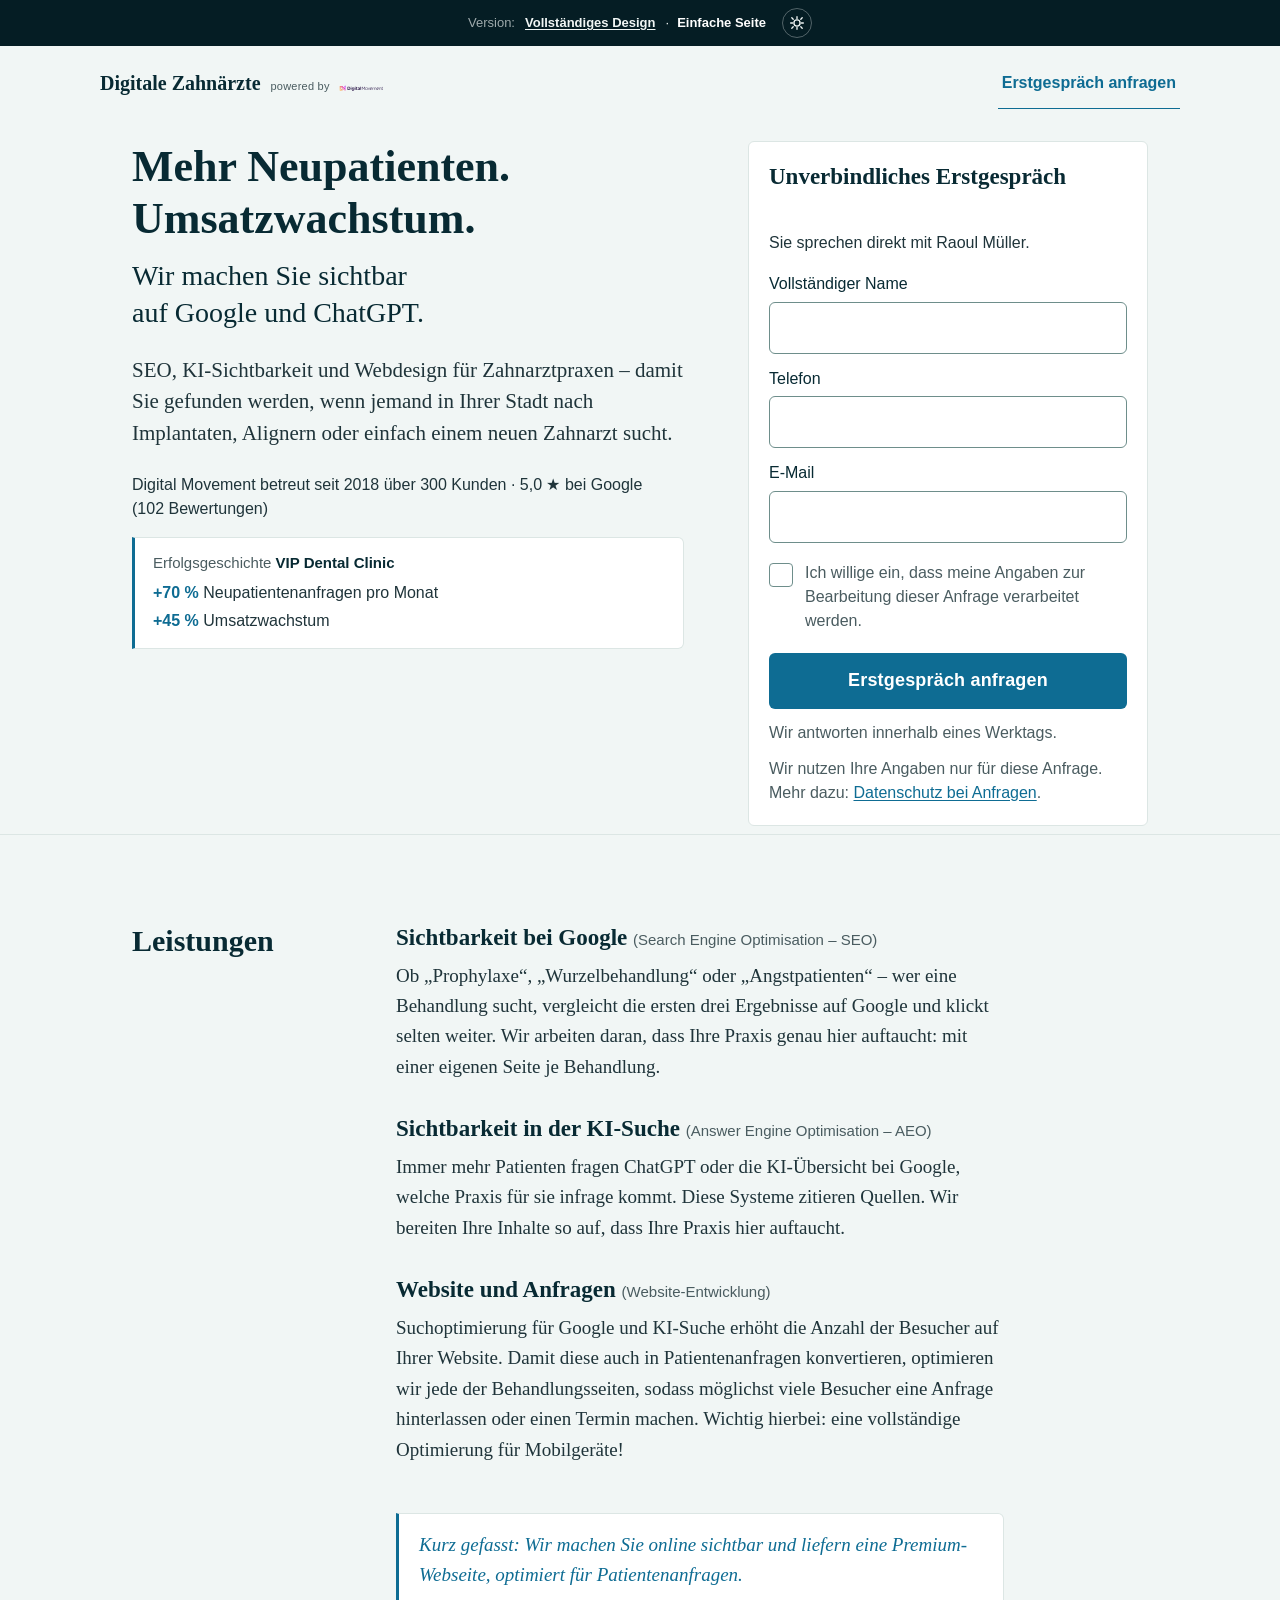
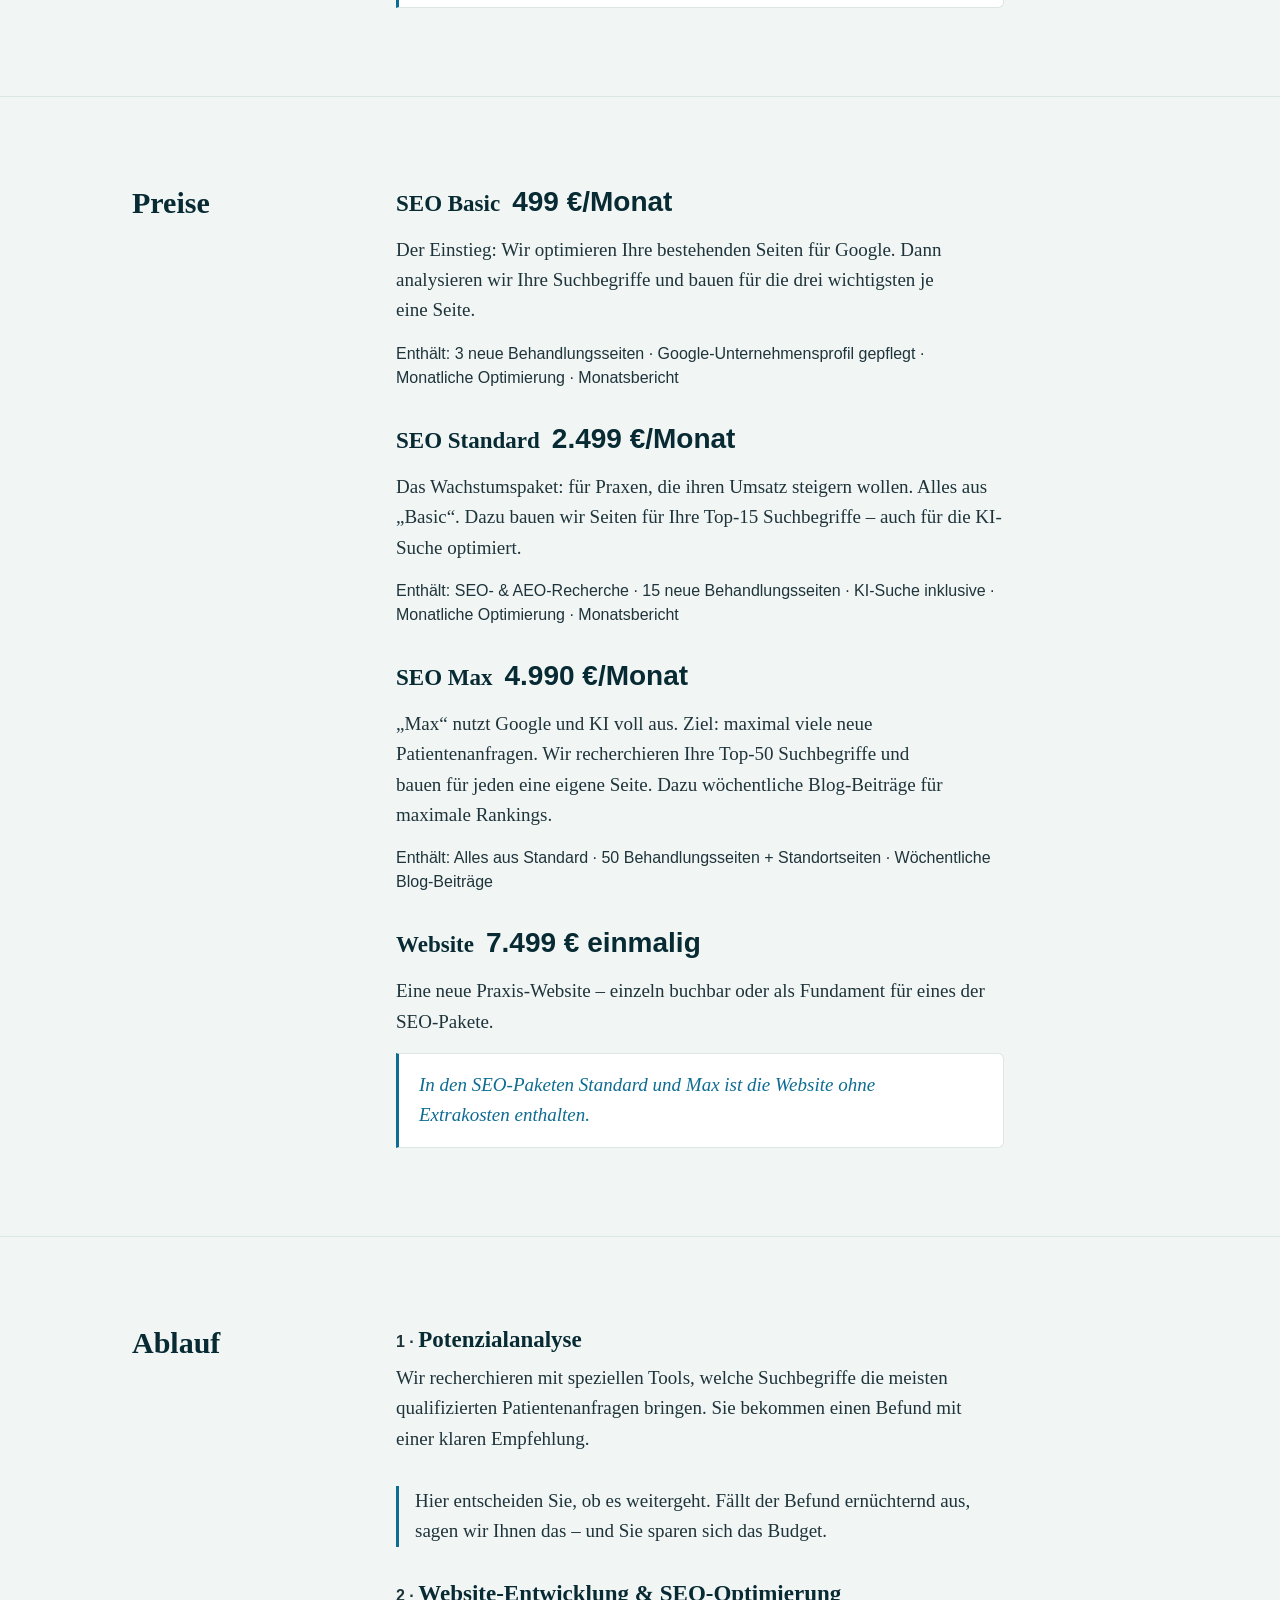
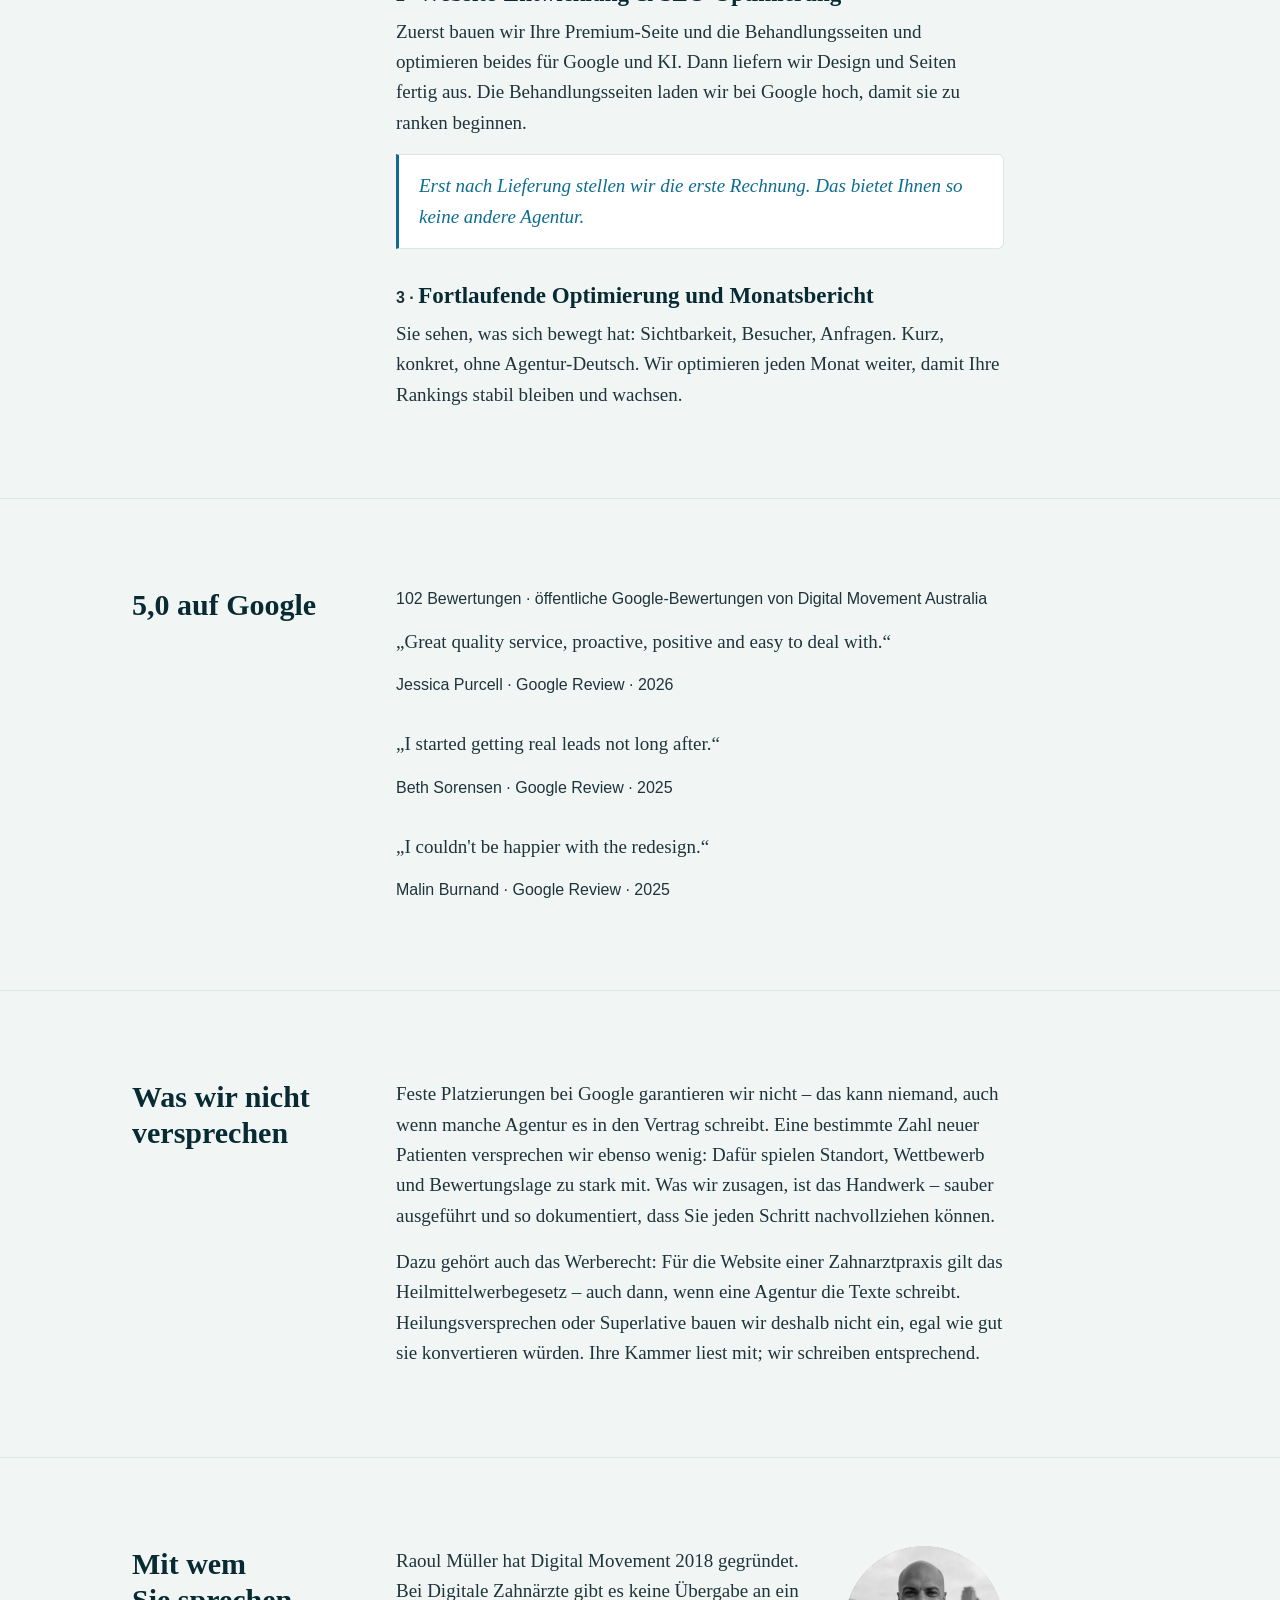
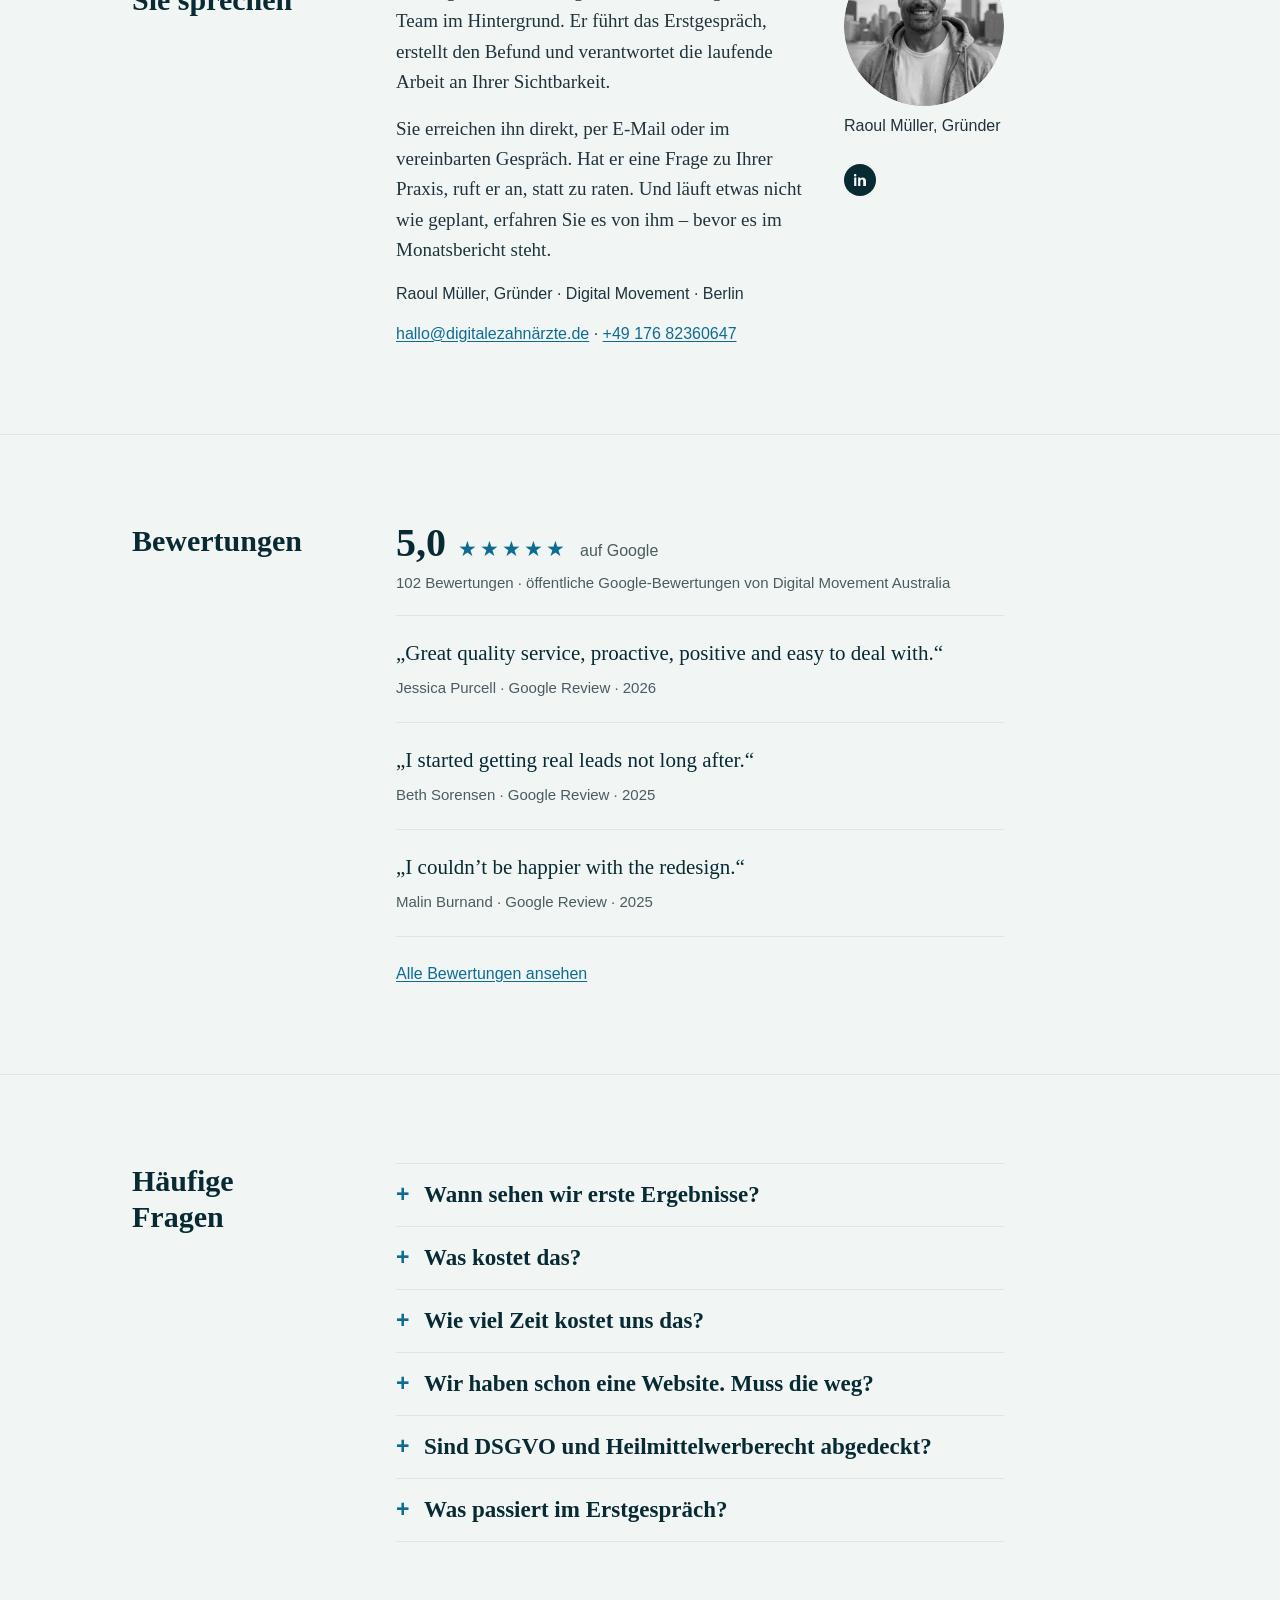
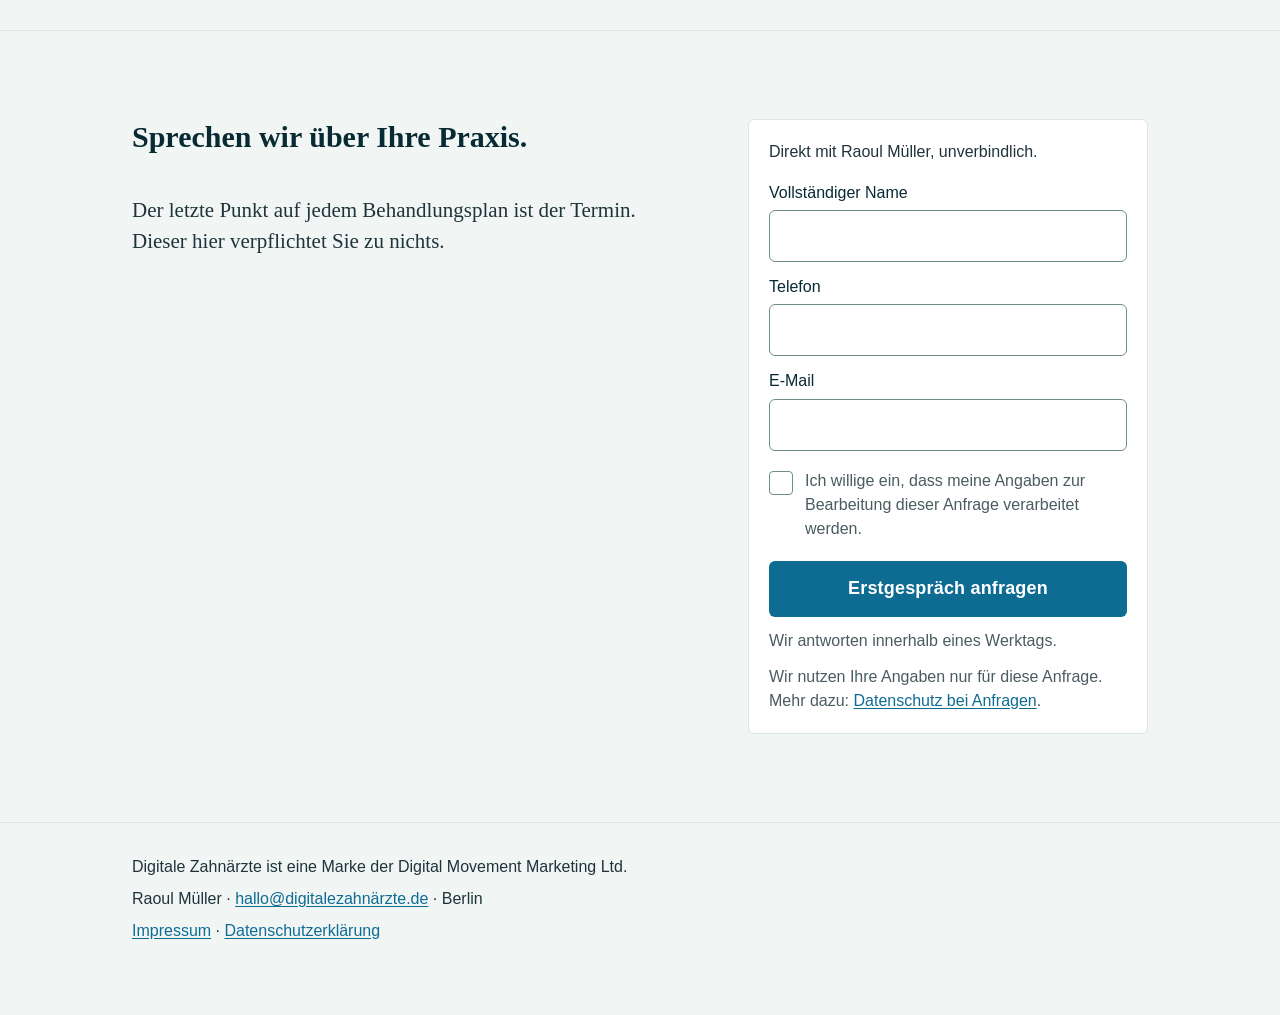
<file: demos/low-cognitive-load/index.html>
<!doctype html>
<html lang="de">
<head>
<meta charset="utf-8">
<meta name="viewport" content="width=device-width, initial-scale=1">
<meta name="robots" content="noindex,follow">
<script>
/* Gleicher Mechanismus wie auf der Hauptversion (selber localStorage-Key),
   damit die Theme-Wahl seitenübergreifend erhalten bleibt. Läuft vor dem
   ersten Rendern. Eine gespeicherte manuelle Wahl gewinnt immer; sonst
   startet die Seite immer im Hellmodus. */
(function () {
  var KEY = "dm-dental-theme";
  var saved = null;
  try { saved = localStorage.getItem(KEY); } catch (e) {}
  document.documentElement.setAttribute("data-theme", saved === "dark" ? "dark" : "light");
  /* Wenn diese Seite innerhalb der Hauptversion eingebettet ist (gleicher
     Ursprung, ein <iframe>), übernimmt deren Leiste Version- und
     Theme-Umschaltung — die eigene Leiste hier würde doppelt erscheinen. */
  try {
    if (window.self !== window.top) document.documentElement.classList.add("eingebettet");
  } catch (e) {}
})();
</script>
<title>Digitale Zahnärzte — SEO, KI-Sichtbarkeit & Webdesign für Zahnarztpraxen</title>
<link rel="icon" type="image/svg+xml" href="data:image/svg+xml,%3Csvg xmlns='http://www.w3.org/2000/svg' viewBox='0 0 64 64'%3E%3Crect width='64' height='64' rx='10' fill='%23F1F6F5'/%3E%3Crect x='2' y='2' width='60' height='60' rx='8' fill='none' stroke='%230E6C93' stroke-width='2'/%3E%3Ctext x='32' y='42' font-family='Georgia,Cambria,serif' font-size='28' font-weight='700' fill='%23082A33' text-anchor='middle'%3EDZ%3C/text%3E%3C/svg%3E">
<meta name="description" content="SEO, KI-Sichtbarkeit und Webdesign für Zahnarztpraxen. Unverbindliches Erstgespräch mit Gründer Raoul Müller.">
<meta property="og:type" content="website">
<meta property="og:title" content="Digitale Zahnärzte — Der Behandlungsplan für Ihre Praxis-Sichtbarkeit">
<meta property="og:description" content="SEO, KI-Sichtbarkeit und Webdesign für Zahnarztpraxen. Unverbindliches Erstgespräch mit Gründer Raoul Müller.">
<style>
/* ============================================================
   DER BEHANDLUNGSPLAN — Produktion
   Konzept, Farben, Typo, Copy: Fable 5
   Layout, Umsetzung, Kritik: Opus 5
   Befund · Plan · Kosten · Termin
   ============================================================ */

:root{
  /* Farben von digitalezahnärzte.de (Live-Site, Hellmodus) übernommen — Typo/Layout unverändert */
  --papier:#F1F6F5;
  --weiss:#FFFFFF;
  --linie:#DCE6E4;
  --rand:#6E8E8B;      /* nur Rahmen — 3,56:1 auf Weiß, erfüllt 1.4.11 */
  --rand-text:#4A5C60; /* Live-Site: gedämpfte Nav-/Meta-Farbe — 6,4:1 auf Papier */
  --text:#1F343A;      /* 12,0:1 auf Papier */
  --tinte:#082A33;      /* Live-Site: Haupt-Textfarbe — 13,9:1 auf Papier */
  --blau:#0E6C93;      /* Live-Site: Gradient-Start (Blau) — 5,4:1 auf Papier */
  --blau-tief:#0B5F58; /* Live-Site: Gradient-Ende (Tanne) */

  --serif:Charter,"Bitstream Charter","Sitka Text",Cambria,Georgia,serif;
  --sans:-apple-system,"Segoe UI",Roboto,"Helvetica Neue",Arial,sans-serif;

  --mass:38rem;
  --container:1080px;
}

/* Dunkelmodus — gleiche Logik wie die Live-Site: Papier und Tinte tauschen
   die Rollen, die Akzentfarbe bleibt dieselbe Markenfamilie (hier: das
   helle Türkis aus der Live-Site-Palette, da das ursprüngliche Blau auf
   dunklem Grund zu wenig Kontrast hätte — 7,1:1 statt 2,6:1). */
:root[data-theme="dark"]{
  --papier:#082A33;
  --weiss:#0F3846;
  --linie:#1C4552;
  --rand:#3D6672;      /* nur Rahmen — 3,4:1 auf --weiss */
  --rand-text:#9FB8BB; /* = Live-Site Dunkelmodus --muted */
  --text:#D7E4E3;
  --tinte:#F1F6F5;      /* = Live-Site --paper */
  --blau:#22C3D6;      /* = Live-Site --pink (Akzent-Cyan) — 7,1:1 auf Papier */
  --blau-tief:#6FE0EE;
}

*,*::before,*::after{box-sizing:border-box}

html{-webkit-text-size-adjust:100%;scroll-behavior:smooth}

@media (prefers-reduced-motion: reduce){
  *,*::before,*::after{
    animation-duration:.01ms !important; animation-iteration-count:1 !important;
    transition-duration:.01ms !important; scroll-behavior:auto !important;
  }
}

body{
  margin:0;
  background:var(--papier);
  color:var(--text);
  font-family:var(--serif);
  font-size:19px;
  line-height:1.6;
  hyphens:auto;
  -webkit-hyphens:auto;
  hyphenate-limit-chars:6 3 3;
  overflow-wrap:break-word;
}

/* ---------- Grundtypografie ---------- */

h1,h2,h3{
  color:var(--tinte);
  font-weight:700;
  margin:0;
}
h1{font-size:44px;line-height:1.2}
h2{font-size:30px;line-height:1.2}
h3{font-size:23px;line-height:1.3}

/* Überschriften und Auszeichnungen nie trennen — ein getrenntes
   H1 liest sich wie ein Fehler, nicht wie Typografie. */
h1,h2,h3,summary,.lead,.preis,a{
  hyphens:manual;
  -webkit-hyphens:manual;
}
h1,h2{text-wrap:balance}
p{text-wrap:pretty}

p{margin:0 0 16px}
p:last-child{margin-bottom:0}

strong{color:var(--tinte);font-weight:700}

.nb{hyphens:manual;-webkit-hyphens:manual}

/* ---------- Dienstleiste (Version- und Theme-Umschalter) ----------
   Gleiche Steuerelemente wie auf der Live-Version (Version-Umschalter +
   Theme-Umschalter), im eigenen Papier/Tinte-Stil dieser Seite. */
.dienstleiste{
  position:sticky;
  top:0;
  z-index:50;
  display:flex;
  align-items:center;
  justify-content:center;
  gap:16px;
  flex-wrap:wrap;
  padding:8px 16px;
  background:#051D24;
  font-family:var(--sans);
  font-size:13px;
  line-height:1.4;
}
/* Eingebettet in die Hauptversion: deren Leiste steuert bereits Version
   und Theme — diese hier bliebe sonst doppelt. */
html.eingebettet .dienstleiste{display:none}
.dienstleiste__version{
  display:flex;
  align-items:center;
  gap:8px;
  flex-wrap:wrap;
  justify-content:center;
  color:#F1F6F5;
}
.dienstleiste__version .label{opacity:.65}
.dienstleiste__version strong{color:#fff;font-weight:700}
.dienstleiste__version a{
  color:#F1F6F5;
  font-weight:600;
  text-decoration:underline;
  text-underline-offset:2px;
  padding:4px 2px;
}
.dienstleiste__version a:hover{color:#fff}
.dienstleiste__theme{
  display:grid;
  flex:0 0 auto;
  width:30px;
  height:30px;
  place-items:center;
  border:1px solid rgba(241,246,245,.32);
  border-radius:999px;
  background:transparent;
  color:#F1F6F5;
  cursor:pointer;
  transition:border-color 150ms ease;
}
.dienstleiste__theme:hover{border-color:#fff}
.theme-icon{display:none}
:root[data-theme="light"] .theme-icon--sun{display:block}
:root[data-theme="dark"] .theme-icon--moon{display:block}

.logo-swap{display:contents}
.logo-swap img[data-logo]{display:none}
:root[data-theme="light"] .logo-swap img[data-logo="light"]{display:block}
:root[data-theme="dark"] .logo-swap img[data-logo="dark"]{display:block}

a{
  color:var(--blau);
  text-decoration:underline;
  text-underline-offset:2px;
}
a:hover{color:var(--blau-tief)}

:focus-visible{
  outline:2px solid var(--blau);
  outline-offset:2px;
}

.klein{
  font-family:var(--sans);
  font-size:16px;
  line-height:1.5;
}

/* ---------- Gerüst ---------- */

.huelle{
  max-width:var(--container);
  margin:0 auto;
  padding:0 32px;
}

.mass{max-width:var(--mass)}

section{
  border-top:1px solid var(--linie);
  padding:88px 0;
}

h2 + *{margin-top:40px}

/* ---------- Kopf ---------- */

.kopf{
  padding:12px 0;
  display:flex;
  flex-wrap:wrap;
  align-items:center;
  justify-content:space-between;
  gap:8px 24px;
}
.marke{
  display:flex;
  align-items:baseline;
  flex-wrap:wrap;
  gap:10px;
  min-width:0;
}
.wortmarke{
  font-size:20px;
  font-weight:700;
  color:var(--tinte);
  hyphens:manual;
  -webkit-hyphens:manual;
}
.powered-by{
  font-family:var(--sans);
  font-size:11px;
  letter-spacing:.02em;
  color:var(--rand-text);
  display:inline-flex;
  align-items:center;
  gap:6px;
}
.powered-by img{height:11px;width:auto;display:block;position:relative;top:1px}
.kopf-cta{
  font-family:var(--sans);
  font-size:16px;
  font-weight:600;
  color:var(--blau);
  text-decoration:none;
  display:inline-block;
  padding:12px 4px;
  border-bottom:1px solid currentColor;
  white-space:nowrap;
}
.kopf-cta:hover{color:var(--blau-tief)}

/* ---------- Hero ---------- */

.hero{border-top:0;padding-top:20px;padding-bottom:8px}

.hero-raster{
  display:grid;
  grid-template-columns:1fr 400px;
  gap:64px;
  align-items:start;
}

.hero h1{margin-bottom:24px}

/* Zweite H1-Zeile — gehört zur Ueberschrift (gleiche Tinte), tritt aber
   über das Gewicht zurück, damit die Hierarchie in drei Stufen liest. */
.h1-zusatz{
  display:block;
  margin-top:12px;
  font-size:28px;
  font-weight:400;
  line-height:1.3;
}

.lead{
  font-size:21px;
  line-height:1.5;
  margin-bottom:24px;
}

.beleg{
  font-family:var(--sans);
  font-size:16px;
  line-height:1.5;
  margin-bottom:16px;
}

/* Erfolgsgeschichte — ein belegter Fall aus den 300 Kunden, im
   gleichen Akzent-Panel wie das Fazit der Leistungen. */
.erfolg{
  padding:14px 18px;
  background:var(--weiss);
  border:1px solid var(--linie);
  border-left:3px solid var(--blau);
  border-radius:0 6px 6px 0;
  font-family:var(--sans);
}
.erfolg-kopf{
  font-size:15px;
  line-height:1.4;
  color:var(--rand-text);
  margin:0 0 6px;
}
.erfolg-kopf strong{color:var(--tinte)}
.erfolg-zahlen{
  font-size:16px;
  line-height:1.7;
  margin:0;
}
.erfolg-zahlen strong{
  color:var(--blau);
  font-variant-numeric:tabular-nums;
}

/* ---------- Formular ---------- */

.karte{
  background:var(--weiss);
  border:1px solid var(--linie);
  border-radius:6px;
  padding:20px;
}

.karte-titel{
  font-size:23px;
  line-height:1.3;
  font-weight:700;
  color:var(--tinte);
  margin:0 0 8px;
}
.karte-intro{
  font-family:var(--sans);
  font-size:16px;
  line-height:1.5;
  margin-bottom:18px;
}

.feld{margin-bottom:14px}

label{
  display:block;
  font-family:var(--sans);
  font-size:16px;
  font-weight:400;      /* niemals fett — Penzo: 50 ms vs. 80 ms */
  line-height:1.4;
  color:var(--tinte);
  margin-bottom:6px;
}

input,textarea{
  appearance:none;
  -webkit-appearance:none;
  display:block;
  width:100%;
  height:52px;
  padding:0 14px;
  font-family:var(--sans);
  font-size:17px;       /* ≥16px, sonst zoomt iOS Safari */
  line-height:1.4;
  color:var(--tinte);
  background:var(--weiss);
  border:1px solid var(--rand);
  border-radius:6px;
}
textarea{
  height:auto;
  padding:12px 14px;
  resize:vertical;
}
input:focus-visible,textarea:focus-visible{
  border-color:var(--blau);
  outline:2px solid var(--blau);
  outline-offset:2px;
}

.knopf{
  display:block;
  width:100%;
  height:56px;
  font-family:var(--sans);
  font-size:18px;
  font-weight:600;
  letter-spacing:.01em;
  color:var(--weiss);
  background:var(--blau);
  border:0;
  border-radius:6px;
  cursor:pointer;
  transition:background .15s ease;
}
.knopf:hover{background:var(--blau-tief)}
.knopf:focus-visible{outline-color:var(--tinte)}

.helfer,.dsgvo{
  font-family:var(--sans);
  font-size:16px;
  line-height:1.5;
  margin:12px 0 0;
  color:var(--rand-text);
}

/* ---------- Einwilligung ---------- */

.einwilligung{
  display:flex;
  align-items:flex-start;
  gap:12px;
  margin:18px 0 20px;
}
.einwilligung input[type=checkbox]{
  appearance:none;
  -webkit-appearance:none;
  flex:0 0 auto;
  width:24px;
  height:24px;
  margin:2px 0 0;
  padding:0;
  background:var(--weiss);
  border:1px solid var(--rand);   /* ≥3:1 — WCAG 1.4.11 */
  border-radius:4px;
  cursor:pointer;
}
.einwilligung input[type=checkbox]:checked{
  background:var(--blau) url("data:image/svg+xml,%3Csvg xmlns='http://www.w3.org/2000/svg' viewBox='0 0 16 16'%3E%3Cpath fill='none' stroke='%23fff' stroke-width='2.4' stroke-linecap='round' stroke-linejoin='round' d='M3.5 8.4l3 3 6-6.4'/%3E%3C/svg%3E") center no-repeat;
  border-color:var(--blau);
}
.einwilligung label{
  margin:0;
  font-size:16px;
  line-height:1.5;
  color:var(--rand-text);
  cursor:pointer;
}

/* Honigtopf — Spamschutz ohne Drittanbieter-Request.
   Kein reCAPTCHA: das setzt Einwilligung nach §25 TDDDG voraus
   und stellt damit ein Cookie-Banner vor das eigene Formular. */
.honigtopf{
  position:absolute;
  left:-9999px;
  width:1px;
  height:1px;
  overflow:hidden;
}

/* ---------- Listenblöcke ---------- */

.block + .block{margin-top:32px}
.block h3{margin-bottom:8px}

/* Englischer Fachbegriff hinter der Überschrift — tritt zurück, damit
   der deutsche Teil zuerst gelesen wird. */
.h3-zusatz{
  font-family:var(--sans);
  font-size:15px;
  font-weight:400;
  line-height:1.4;
  color:var(--rand-text);
  white-space:nowrap;
}

/* Farblich abgesetzte Kästen: Kurzfassung der Leistungen (.fazit)
   und Hinweise im Fließtext (.hinweis). Gleiche Optik, anderer Abstand. */
.fazit,.hinweis{
  padding:16px 20px;
  background:var(--weiss);
  border:1px solid var(--linie);
  border-left:3px solid var(--blau);
  border-radius:0 6px 6px 0;
  color:var(--blau);
  font-style:italic;
  hyphens:manual;
  -webkit-hyphens:manual;
  text-wrap:pretty;
}
/* Deutlich mehr Luft als die 32px zwischen den Blöcken — das Fazit
   fasst zusammen, es ist kein weiterer Block. */
.fazit{margin-top:48px}
.hinweis{margin-top:16px}

.schritt-nr{
  font-family:var(--sans);
  font-size:16px;
  font-weight:600;
  color:var(--text);
}

/* Entscheidungspunkt — der einzige nicht-klickbare blaue Akzent */
.entscheidung{
  border-left:3px solid var(--blau);
  padding-left:16px;
  margin:32px 0;
}

/* ---------- Preise ---------- */

.preis-kopf{
  display:flex;
  align-items:baseline;
  flex-wrap:wrap;
  gap:12px;
  margin-bottom:8px;
}
.preis{
  font-family:var(--sans);
  font-size:28px;
  font-weight:600;
  line-height:1.2;
  color:var(--tinte);
  font-variant-numeric:tabular-nums;
}
.umfang{
  font-family:var(--sans);
  font-size:16px;
  line-height:1.5;
  margin-top:8px;
}
/* ---------- Gründer ---------- */

.gruender{
  display:grid;
  grid-template-columns:1fr 160px;
  gap:32px;
  align-items:start;
  max-width:var(--mass);
}
/* Foto steht rechts, der Text links — die Reihenfolge im Quelltext bleibt
   Foto zuerst, damit es auf dem Handy oben steht. */
.gruender-foto{grid-column:2;grid-row:1}
.gruender-text{grid-column:1;grid-row:1}

.linkedin-link{
  display:inline-flex;
  align-items:center;
  justify-content:center;
  width:32px;
  height:32px;
  margin-top:10px;
  border-radius:50%;
  background:var(--tinte);
  color:var(--weiss);
  text-decoration:none;
}
.linkedin-link svg{width:16px;height:16px;fill:currentColor}
/* Nur die Flaeche wechselt — das Icon bleibt --weiss, damit der Kontrast
   in beiden Themes stimmt. */
.linkedin-link:hover{background:var(--blau);color:var(--weiss)}
/* Rundes Portrait — das Bild bringt seinen eigenen freigestellten Kreis
   mit (transparentes PNG/WebP), deshalb hier kein Rahmen und kein
   Hintergrund: die Ecken sollen nichts zeigen, in beiden Themes. */
.portrait{
  width:160px;
  height:160px;
  border-radius:50%;
  overflow:hidden;
}
.portrait img{
  display:block;
  width:100%;
  height:100%;
  object-fit:cover;
}
.bildunterschrift,.kontaktzeile{
  font-family:var(--sans);
  font-size:16px;
  line-height:1.5;
}
.bildunterschrift{margin-top:8px}
.kontaktzeile{margin-top:16px}

/* ---------- Bewertungen ---------- */

.bewertung-kopf{
  padding-bottom:20px;
  border-bottom:1px solid var(--linie);
}
.note{
  display:flex;
  align-items:baseline;
  flex-wrap:wrap;
  gap:4px 12px;
  margin:0 0 6px;
}
.note-zahl{
  font-size:40px;
  font-weight:700;
  line-height:1;
  color:var(--tinte);
  font-variant-numeric:tabular-nums;
}
.sterne{
  color:var(--blau);
  font-size:21px;
  letter-spacing:3px;
}
.note-text{
  font-family:var(--sans);
  font-size:16px;
  color:var(--rand-text);
}
.bewertung-meta{
  font-family:var(--sans);
  font-size:15px;
  line-height:1.5;
  color:var(--rand-text);
  margin:0;
}

/* Eine Stimme pro Zeile, getrennt durch dieselbe Haarlinie wie im FAQ —
   kein Kartenraster, das drei Zitate in 38rem zusammenquetschen wuerde. */
.stimme{
  margin:0;
  padding:22px 0;
  border-bottom:1px solid var(--linie);
}
.stimme p{
  font-size:21px;
  line-height:1.5;
  color:var(--tinte);
  margin:0 0 8px;
}
.stimme footer{
  font-family:var(--sans);
  font-size:15px;
  line-height:1.5;
  color:var(--rand-text);
}

.bewertung-link{
  font-family:var(--sans);
  font-size:16px;
  margin-top:24px;
}

/* ---------- FAQ ---------- */

details{border-bottom:1px solid var(--linie)}
details:first-of-type{border-top:1px solid var(--linie)}

summary{
  font-size:23px;
  font-weight:700;
  line-height:1.3;
  color:var(--tinte);
  padding:16px 0;
  cursor:pointer;
  list-style:none;
  display:flex;
  gap:12px;
}
summary::-webkit-details-marker{display:none}
summary::before{
  content:"+";
  color:var(--blau);
  font-family:var(--sans);
  font-weight:600;
  flex:0 0 16px;
}
details[open] summary::before{content:"–"}

details > p{padding:0 0 16px 28px;margin:0}

/* ---------- Fuß ---------- */

.fuss{
  border-top:1px solid var(--linie);
  padding:32px 0 64px;
  font-family:var(--sans);
  font-size:16px;
  line-height:1.5;
}
.fuss p{margin:0 0 8px}

/* ============================================================
   DESKTOP-SCHIENE ab 1024px
   Ein Behandlungs- und Kostenplan IST ein zweispaltiges,
   liniertes Dokument. Die linke Schiene gibt dem Auge einen
   wiederkehrenden Anker und füllt das Blatt.
   ============================================================ */

@media (min-width:1024px){
  section:not(.hero):not(.abschluss) > .huelle{
    display:grid;
    grid-template-columns:200px minmax(0,1fr);
    gap:64px;
    align-items:start;
  }
  section:not(.hero):not(.abschluss) > .huelle > h2{grid-column:1;margin-top:0}
  section:not(.hero):not(.abschluss) > .huelle > *:not(h2){grid-column:2;margin-top:0}
}

/* ============================================================
   TABLET
   ============================================================ */

@media (max-width:1023px){
  h1{font-size:36px}
  .hero-raster{grid-template-columns:1fr;gap:40px}
  .gruender{grid-template-columns:1fr;gap:24px}
  /* Einspaltig: Quelltextreihenfolge gilt wieder, Foto also oben. */
  .gruender-foto,.gruender-text{grid-column:1}
  .gruender-foto{grid-row:auto}
  .gruender-text{grid-row:auto}
}

/* ============================================================
   MOBIL — muss zuletzt stehen, sonst gewinnt die Quellreihenfolge
   Typskala/Abstände/Buttongrößen: bizee.com-Konvention
   ============================================================ */

@media (max-width:759px){

  body{font-size:18px}

  .huelle{padding:0 20px}

  section{padding:56px 0}

  .block + .block{margin-top:22px}
  .entscheidung{margin:22px 0}
  .gruender{gap:16px}

  .kopf{padding:14px 0}
  .wortmarke{font-size:18px}
  .kopf-cta{font-size:15px}

  h1{font-size:40px;line-height:1.15;text-align:left}
  .h1-zusatz{font-size:22px;line-height:1.35;margin-top:10px}
  h2{font-size:28px;text-align:center}
  h3,.karte-titel{font-size:22px}
  .note-zahl{font-size:34px}
  .stimme p{font-size:19px}
  .bewertung-kopf,.stimme,.bewertung-link{text-align:left}
  .h3-zusatz{font-size:14px;display:block;margin-top:2px}
  .fazit,.hinweis{padding:14px 16px;text-align:left}
  summary{font-size:21px}

  .lead{font-size:18px;text-align:left}

  h2 + *{margin-top:22px}

  .hero{padding-top:24px;padding-bottom:56px}

  .beleg,.erfolg{text-align:left}
  .erfolg{padding:14px 16px}

  .karte-titel,.karte-intro{text-align:left}

  .knopf{height:56px;font-size:16px}

  .portrait{width:140px;height:140px;margin:0 auto}
  .gruender{text-align:left}
  .gruender-foto{text-align:center}
  .bildunterschrift{text-align:center}

  .karte{padding:20px}

  /* Sektionsüberschriften + Intros zentriert, Fließtext/Karten/Listen linksbündig — bizee-Muster */
  section:not(.hero) > .huelle > h2{text-align:center}
}
</style>
</head>
<body>

<div class="dienstleiste" role="note">
  <div class="dienstleiste__version">
    <span class="label">Version:</span>
    <a href="/">Vollständiges Design</a>
    <span aria-hidden="true">·</span>
    <strong>Einfache Seite</strong>
  </div>
  <button type="button" class="dienstleiste__theme" data-theme-toggle aria-pressed="false" aria-label="Dunkles Design einschalten">
    <svg class="theme-icon theme-icon--sun" aria-hidden="true" viewBox="0 0 24 24" width="16" height="16" fill="none"><circle cx="12" cy="12" r="4.6" stroke="currentColor" stroke-width="2"/><path d="M12 2.5v3M12 18.5v3M4.2 4.2l2.1 2.1M17.7 17.7l2.1 2.1M2.5 12h3M18.5 12h3M4.2 19.8l2.1-2.1M17.7 6.3l2.1-2.1" stroke="currentColor" stroke-width="2" stroke-linecap="round"/></svg>
    <svg class="theme-icon theme-icon--moon" aria-hidden="true" viewBox="0 0 24 24" width="16" height="16" fill="none"><path d="M20 14.5A8.5 8.5 0 1 1 9.5 4a6.8 6.8 0 0 0 10.5 10.5Z" stroke="currentColor" stroke-width="2" stroke-linejoin="round"/></svg>
  </button>
</div>

<header class="kopf huelle">
  <div class="marke">
    <span class="wortmarke">Digitale Zahnärzte</span>
    <span class="powered-by">powered by
      <span class="logo-swap">
        <img data-logo="light" src="assets/logo-digital-movement.svg" alt="Digital Movement" width="66" height="14">
        <img data-logo="dark" src="assets/logo-digital-movement-negative.svg" alt="Digital Movement" width="66" height="14">
      </span>
    </span>
  </div>
  <a class="kopf-cta" href="#erstgespraech">Erstgespräch anfragen</a>
</header>

<main>

<!-- ===================== HERO ===================== -->
<section class="hero">
  <div class="huelle">
    <div class="hero-raster">

      <div>
        <h1>Mehr Neupatienten. Umsatzwachstum.<span class="h1-zusatz">Wir machen Sie sichtbar auf Google und ChatGPT.</span></h1>
        <p class="lead mass">SEO, KI-Sichtbarkeit und Webdesign für Zahnarztpraxen – damit Sie gefunden werden, wenn jemand in Ihrer Stadt nach Implantaten, Alignern oder einfach einem neuen Zahnarzt sucht.</p>
        <p class="beleg">Digital Movement betreut seit 2018 über 300 Kunden · 5,0 ★ bei Google (102 Bewertungen)</p>

        <div class="erfolg">
          <p class="erfolg-kopf">Erfolgsgeschichte <strong>VIP Dental Clinic</strong></p>
          <p class="erfolg-zahlen"><strong>+70 %</strong> Neupatientenanfragen pro Monat<br><strong>+45 %</strong> Umsatzwachstum</p>
        </div>
      </div>

      <form class="karte" id="erstgespraech" novalidate onsubmit="event.preventDefault()">
        <h2 class="karte-titel">Unverbindliches Erstgespräch</h2>
        <p class="karte-intro">Sie sprechen direkt mit Raoul <span class="nb">Müller</span>.</p>

        <div class="feld">
          <label for="name-1">Vollständiger Name</label>
          <input id="name-1" name="name" type="text" autocomplete="name" autocapitalize="words" spellcheck="false" required>
        </div>
        <div class="feld">
          <label for="tel-1">Telefon</label>
          <input id="tel-1" name="tel" type="tel" autocomplete="tel" inputmode="tel" required>
        </div>
        <div class="feld">
          <label for="mail-1">E-Mail</label>
          <input id="mail-1" name="email" type="email" autocomplete="email" inputmode="email" autocapitalize="off" autocorrect="off" spellcheck="false" required>
        </div>

        <div class="honigtopf" aria-hidden="true">
          <label for="firma-1">Firma</label>
          <input id="firma-1" name="firma" type="text" tabindex="-1" autocomplete="off">
        </div>

        <div class="einwilligung">
          <input id="einwilligung-1" name="einwilligung" type="checkbox" required aria-describedby="datenschutz-1">
          <label for="einwilligung-1">Ich willige ein, dass meine Angaben zur Bearbeitung dieser Anfrage verarbeitet werden.</label>
        </div>

        <button class="knopf" type="submit">Erstgespräch anfragen</button>
        <p class="helfer">Wir antworten innerhalb eines Werktags.</p>
        <p class="dsgvo" id="datenschutz-1">Wir nutzen Ihre Angaben nur für diese Anfrage. Mehr dazu: <a href="datenschutz-anfrage.html">Datenschutz bei Anfragen</a>.</p>
      </form>

    </div>
  </div>
</section>

<!-- ===================== LEISTUNGEN ===================== -->
<section>
  <div class="huelle">
    <h2>Leistungen</h2>
    <div class="mass">

      <div class="block">
        <h3>Sichtbarkeit bei Google <span class="h3-zusatz">(Search Engine Optimisation – SEO)</span></h3>
        <p>Ob „Prophylaxe“, „Wurzelbehandlung“ oder „Angstpatienten“ – wer eine Behandlung sucht, vergleicht die ersten drei Ergebnisse auf Google und klickt selten weiter. Wir arbeiten daran, dass Ihre Praxis genau hier auftaucht: mit einer eigenen Seite je Behandlung.</p>
      </div>

      <div class="block">
        <h3>Sichtbarkeit in der KI-Suche <span class="h3-zusatz">(Answer Engine Optimisation – AEO)</span></h3>
        <p>Immer mehr Patienten fragen ChatGPT oder die KI-Übersicht bei Google, welche Praxis für sie infrage kommt. Diese Systeme zitieren Quellen. Wir bereiten Ihre Inhalte so auf, dass Ihre Praxis hier auftaucht.</p>
      </div>

      <div class="block">
        <h3>Website und Anfragen <span class="h3-zusatz">(Website-Entwicklung)</span></h3>
        <p>Suchoptimierung für Google und KI-Suche erhöht die Anzahl der Besucher auf Ihrer Website. Damit diese auch in Patientenanfragen konvertieren, optimieren wir jede der Behandlungsseiten, sodass möglichst viele Besucher eine Anfrage hinterlassen oder einen Termin machen. Wichtig hierbei: eine vollständige Optimierung für Mobilgeräte!</p>
      </div>

      <p class="fazit">Kurz gefasst: Wir machen Sie online sichtbar und liefern eine Premium-Webseite, optimiert für Patientenanfragen.</p>

    </div>
  </div>
</section>

<!-- ===================== PREISE ===================== -->
<section>
  <div class="huelle">
    <h2>Preise</h2>
    <div class="mass">
      <div class="block">
        <div class="preis-kopf">
          <h3>SEO Basic</h3>
          <span class="preis">499 €/Monat</span>
        </div>
        <p>Der Einstieg: Wir optimieren Ihre bestehenden Seiten für Google. Dann analysieren wir Ihre Suchbegriffe und bauen für die drei wichtigsten je eine Seite.</p>
        <p class="umfang">Enthält: 3 neue Behandlungsseiten · Google-Unternehmensprofil gepflegt · Monatliche Optimierung · Monatsbericht</p>
      </div>

      <div class="block">
        <div class="preis-kopf">
          <h3>SEO Standard</h3>
          <span class="preis">2.499 €/Monat</span>
        </div>
        <p>Das Wachstumspaket: für Praxen, die ihren Umsatz steigern wollen. Alles aus „Basic“. Dazu bauen wir Seiten für Ihre Top-15 Suchbegriffe – auch für die KI-Suche optimiert.</p>
        <p class="umfang">Enthält: SEO- &amp; AEO-Recherche · 15 neue Behandlungsseiten · KI-Suche inklusive · Monatliche Optimierung · Monatsbericht</p>
      </div>

      <div class="block">
        <div class="preis-kopf">
          <h3>SEO Max</h3>
          <span class="preis">4.990 €/Monat</span>
        </div>
        <p>„Max“ nutzt Google und KI voll aus. Ziel: maximal viele neue Patientenanfragen. Wir recherchieren Ihre Top-50 Suchbegriffe und bauen für jeden eine eigene Seite. Dazu wöchentliche Blog-Beiträge für maximale Rankings.</p>
        <p class="umfang">Enthält: Alles aus Standard · 50 Behandlungsseiten + Standortseiten · Wöchentliche Blog-Beiträge</p>
      </div>

      <div class="block">
        <div class="preis-kopf">
          <h3>Website</h3>
          <span class="preis">7.499 € einmalig</span>
        </div>
        <p>Eine neue Praxis-Website – einzeln buchbar oder als Fundament für eines der SEO-Pakete.</p>
        <p class="hinweis">In den SEO-Paketen Standard und Max ist die Website ohne Extrakosten enthalten.</p>
      </div>
    </div>
  </div>
</section>

<!-- ===================== ABLAUF ===================== -->
<section>
  <div class="huelle">
    <h2>Ablauf</h2>
    <div class="mass">

      <div class="block">
        <h3><span class="schritt-nr">1 · </span>Potenzialanalyse</h3>
        <p>Wir recherchieren mit speziellen Tools, welche Suchbegriffe die meisten qualifizierten Patientenanfragen bringen. Sie bekommen einen Befund mit einer klaren Empfehlung.</p>
      </div>

      <div class="entscheidung">
        <p>Hier entscheiden Sie, ob es weitergeht. Fällt der Befund ernüchternd aus, sagen wir Ihnen das – und Sie sparen sich das Budget.</p>
      </div>

      <div class="block">
        <h3><span class="schritt-nr">2 · </span>Website-Entwicklung &amp; SEO-Optimierung</h3>
        <p>Zuerst bauen wir Ihre Premium-Seite und die Behandlungsseiten und optimieren beides für Google und KI. Dann liefern wir Design und Seiten fertig aus. Die Behandlungsseiten laden wir bei Google hoch, damit sie zu ranken beginnen.</p>
        <p class="hinweis">Erst nach Lieferung stellen wir die erste Rechnung. Das bietet Ihnen so keine andere Agentur.</p>
      </div>

      <div class="block">
        <h3><span class="schritt-nr">3 · </span>Fortlaufende Optimierung und Monatsbericht</h3>
        <p>Sie sehen, was sich bewegt hat: Sichtbarkeit, Besucher, Anfragen. Kurz, konkret, ohne Agentur-Deutsch. Wir optimieren jeden Monat weiter, damit Ihre Rankings stabil bleiben und wachsen.</p>
      </div>

    </div>
  </div>
</section>

<!-- ===================== BEWERTUNGEN ===================== -->
<section>
  <div class="huelle">
    <h2>5,0 auf Google</h2>
    <div class="mass">
      <p class="beleg">102 Bewertungen · öffentliche Google-Bewertungen von Digital Movement Australia</p>

      <div class="block">
        <p lang="en">„Great quality service, proactive, positive and easy to deal with.“</p>
        <p class="umfang">Jessica Purcell · Google Review · 2026</p>
      </div>

      <div class="block">
        <p lang="en">„I started getting real leads not long after.“</p>
        <p class="umfang">Beth Sorensen · Google Review · 2025</p>
      </div>

      <div class="block">
        <p lang="en">„I couldn't be happier with the redesign.“</p>
        <p class="umfang">Malin Burnand · Google Review · 2025</p>
      </div>
    </div>
  </div>
</section>

<!-- ===================== WAS WIR NICHT VERSPRECHEN ===================== -->
<section>
  <div class="huelle">
    <h2>Was wir nicht versprechen</h2>
    <div class="mass">
      <p>Feste Platzierungen bei Google garantieren wir nicht – das kann niemand, auch wenn manche Agentur es in den Vertrag schreibt. Eine bestimmte Zahl neuer Patienten versprechen wir ebenso wenig: Dafür spielen Standort, Wettbewerb und Bewertungslage zu stark mit. Was wir zusagen, ist das Handwerk – sauber ausgeführt und so dokumentiert, dass Sie jeden Schritt nachvollziehen können.</p>
      <p>Dazu gehört auch das Werberecht: Für die Website einer Zahnarztpraxis gilt das Heilmittelwerbegesetz – auch dann, wenn eine Agentur die Texte schreibt. Heilungsversprechen oder Superlative bauen wir deshalb nicht ein, egal wie gut sie konvertieren würden. Ihre Kammer liest mit; wir schreiben entsprechend.</p>
    </div>
  </div>
</section>

<!-- ===================== MIT WEM SIE SPRECHEN ===================== -->
<section>
  <div class="huelle">
    <h2>Mit wem Sie sprechen</h2>
    <div class="gruender">
      <div class="gruender-foto">
        <div class="portrait">
          <picture>
            <source srcset="assets/founder-raoul-round.webp" type="image/webp">
            <img src="assets/founder-raoul-round.png" alt="Raoul Müller, Gründer von Digitale Zahnärzte" width="160" height="160">
          </picture>
        </div>
        <p class="bildunterschrift">Raoul Müller, Gründer</p>
        <a class="linkedin-link" href="https://www.linkedin.com/in/raoulmueller/" target="_blank" rel="noopener" aria-label="Raoul Müller auf LinkedIn (öffnet in neuem Tab)"><svg viewBox="0 0 24 24" aria-hidden="true"><path d="M6.5 8.25H3.25V21H6.5V8.25ZM4.88 3A1.88 1.88 0 1 0 4.88 6.75 1.88 1.88 0 0 0 4.88 3ZM21 13.7c0-3.84-2.05-5.63-4.79-5.63-2.2 0-3.19 1.21-3.74 2.07V8.25H9.22V21h3.25v-6.31c0-1.66.31-3.27 2.37-3.27 2.03 0 2.05 1.9 2.05 3.38V21H21v-7.3Z"/></svg></a>
      </div>
      <div class="gruender-text">
        <p>Raoul <span class="nb">Müller</span> hat Digital Movement 2018 gegründet. Bei Digitale Zahnärzte gibt es keine Übergabe an ein Team im Hintergrund. Er führt das Erstgespräch, erstellt den Befund und verantwortet die laufende Arbeit an Ihrer Sichtbarkeit.</p>
        <p>Sie erreichen ihn direkt, per E-Mail oder im vereinbarten Gespräch. Hat er eine Frage zu Ihrer Praxis, ruft er an, statt zu raten. Und läuft etwas nicht wie geplant, erfahren Sie es von ihm – bevor es im Monatsbericht steht.</p>
        <p class="kontaktzeile">Raoul Müller, Gründer · Digital Movement · Berlin</p>
        <p class="kontaktzeile"><a href="mailto:hallo@digitalezahnärzte.de">hallo@digitalezahnärzte.de</a> · <a href="tel:+4917682360647">+49 176 82360647</a></p>
      </div>
    </div>
  </div>
</section>

<!-- ===================== BEWERTUNGEN ===================== -->
<section>
  <div class="huelle">
    <h2>Bewertungen</h2>
    <div class="mass">

      <div class="bewertung-kopf">
        <p class="note">
          <span class="note-zahl">5,0</span>
          <span class="sterne" aria-hidden="true">★★★★★</span>
          <span class="note-text">auf Google</span>
        </p>
        <p class="bewertung-meta">102 Bewertungen · öffentliche Google-Bewertungen von Digital Movement Australia</p>
      </div>

      <blockquote class="stimme">
        <p>„Great quality service, proactive, positive and easy to deal with.“</p>
        <footer>Jessica Purcell · Google Review · 2026</footer>
      </blockquote>

      <blockquote class="stimme">
        <p>„I started getting real leads not long after.“</p>
        <footer>Beth Sorensen · Google Review · 2025</footer>
      </blockquote>

      <blockquote class="stimme">
        <p>„I couldn’t be happier with the redesign.“</p>
        <footer>Malin Burnand · Google Review · 2025</footer>
      </blockquote>

      <p class="bewertung-link"><a href="https://www.google.com/maps/place/Digital+Movement/@-37.8177182,144.9579593,15z/data=!4m6!3m5!1s0x6ad66936265037b9:0x9f0a95fb572901fc!8m2!3d-37.8177182!4d144.9579593!16s%2Fg%2F11h9k3dglx" target="_blank" rel="noopener">Alle Bewertungen ansehen</a></p>

    </div>
  </div>
</section>

<!-- ===================== FAQ ===================== -->
<section>
  <div class="huelle">
    <h2>Häufige Fragen</h2>
    <div class="mass">

      <details>
        <summary>Wann sehen wir erste Ergebnisse?</summary>
        <p>Erste Bewegung bei der Sichtbarkeit zeigt sich meist innerhalb der ersten Monate. Wie schnell es geht, hängt von Wettbewerb, Standort und Ausgangslage ab. Feste Zeitpunkte oder Positionen sagen wir bewusst nicht zu.</p>
      </details>

      <details>
        <summary>Was kostet das?</summary>
        <p>Zwischen 499 € und 4.990 € pro Monat, je nach Paket; eine neue Website kostet einmalig 7.499 €. Alle Preise zzgl. MwSt. Welches Paket zu Ihrer Praxis passt, klären wir im Erstgespräch.</p>
      </details>

      <details>
        <summary>Wie viel Zeit kostet uns das?</summary>
        <p>Wenig. Am meisten am Anfang – für das Erstgespräch, die Freigabe des Plans und fachliche Rückfragen. Danach reicht in der Regel ein kurzer Abstimmungstermin pro Monat. Recherche, Texte, Technik und Berichte übernehmen wir.</p>
      </details>

      <details>
        <summary>Wir haben schon eine Website. Muss die weg?</summary>
        <p>Nicht zwingend. Wir prüfen die bestehende Website und sagen Ihnen, was sich mehr lohnt: erweitern oder neu bauen. Neu gebaut wird nur, wenn Reparieren unterm Strich teurer wäre – und das sagen wir Ihnen, bevor Kosten entstehen.</p>
      </details>

      <details>
        <summary>Sind DSGVO und Heilmittelwerberecht abgedeckt?</summary>
        <p>Texte bleiben sachlich und ohne Heilversprechen. Formulare, Einwilligungen und Tracking richten wir nach DSGVO ein. Vor der Veröffentlichung sehen Sie jede Seite. Die abschließende rechtliche Prüfung ersetzt das nicht – die gehört in anwaltliche Hände.</p>
      </details>

      <details>
        <summary>Was passiert im Erstgespräch?</summary>
        <p>Wir sehen uns Ihre heutige Sichtbarkeit an, benennen die größten Lücken und sagen Ihnen, welche Behandlungen wir zuerst angehen würden. Verkauft wird dabei nichts – Sie entscheiden danach, ob es weitergeht.</p>
      </details>

    </div>
  </div>
</section>

<!-- ===================== ZWEITES FORMULAR ===================== -->
<section class="abschluss">
  <div class="huelle">
    <div class="hero-raster">

      <div>
        <h2>Sprechen wir über Ihre Praxis.</h2>
        <p class="lead mass" style="margin-top:40px">Der letzte Punkt auf jedem Behandlungsplan ist der Termin. Dieser hier verpflichtet Sie zu nichts.</p>
      </div>

      <form class="karte" novalidate onsubmit="event.preventDefault()">
        <p class="karte-intro" style="margin-top:0">Direkt mit Raoul <span class="nb">Müller</span>, unverbindlich.</p>

        <div class="feld">
          <label for="name-2">Vollständiger Name</label>
          <input id="name-2" name="name" type="text" autocomplete="name" autocapitalize="words" spellcheck="false" required>
        </div>
        <div class="feld">
          <label for="tel-2">Telefon</label>
          <input id="tel-2" name="tel" type="tel" autocomplete="tel" inputmode="tel" required>
        </div>
        <div class="feld">
          <label for="mail-2">E-Mail</label>
          <input id="mail-2" name="email" type="email" autocomplete="email" inputmode="email" autocapitalize="off" autocorrect="off" spellcheck="false" required>
        </div>

        <div class="honigtopf" aria-hidden="true">
          <label for="firma-2">Firma</label>
          <input id="firma-2" name="firma" type="text" tabindex="-1" autocomplete="off">
        </div>

        <div class="einwilligung">
          <input id="einwilligung-2" name="einwilligung" type="checkbox" required aria-describedby="datenschutz-2">
          <label for="einwilligung-2">Ich willige ein, dass meine Angaben zur Bearbeitung dieser Anfrage verarbeitet werden.</label>
        </div>

        <button class="knopf" type="submit">Erstgespräch anfragen</button>
        <p class="helfer">Wir antworten innerhalb eines Werktags.</p>
        <p class="dsgvo" id="datenschutz-2">Wir nutzen Ihre Angaben nur für diese Anfrage. Mehr dazu: <a href="datenschutz-anfrage.html">Datenschutz bei Anfragen</a>.</p>
      </form>

    </div>
  </div>
</section>

</main>

<footer class="fuss">
  <div class="huelle">
    <p>Digitale Zahnärzte ist eine Marke der Digital Movement Marketing Ltd.</p>
    <p>Raoul Müller · <a href="mailto:hallo@digitalezahnärzte.de">hallo@digitalezahnärzte.de</a> · Berlin</p>
    <p><a href="/impressum.html">Impressum</a> · <a href="/datenschutz.html">Datenschutzerklärung</a></p>
  </div>
</footer>

<script>
(function () {
  var KEY = "dm-dental-theme";
  var root = document.documentElement;
  var toggle = document.querySelector("[data-theme-toggle]");

  function applyLabel(theme) {
    if (!toggle) return;
    toggle.setAttribute("aria-pressed", theme === "dark" ? "true" : "false");
    toggle.setAttribute("aria-label", theme === "dark" ? "Helles Design einschalten" : "Dunkles Design einschalten");
  }

  applyLabel(root.getAttribute("data-theme"));

  if (toggle) {
    toggle.addEventListener("click", function () {
      var next = root.getAttribute("data-theme") === "dark" ? "light" : "dark";
      root.setAttribute("data-theme", next);
      applyLabel(next);
      try { localStorage.setItem(KEY, next); } catch (e) {}
    });
  }
})();
</script>

</body>
</html>
</file>
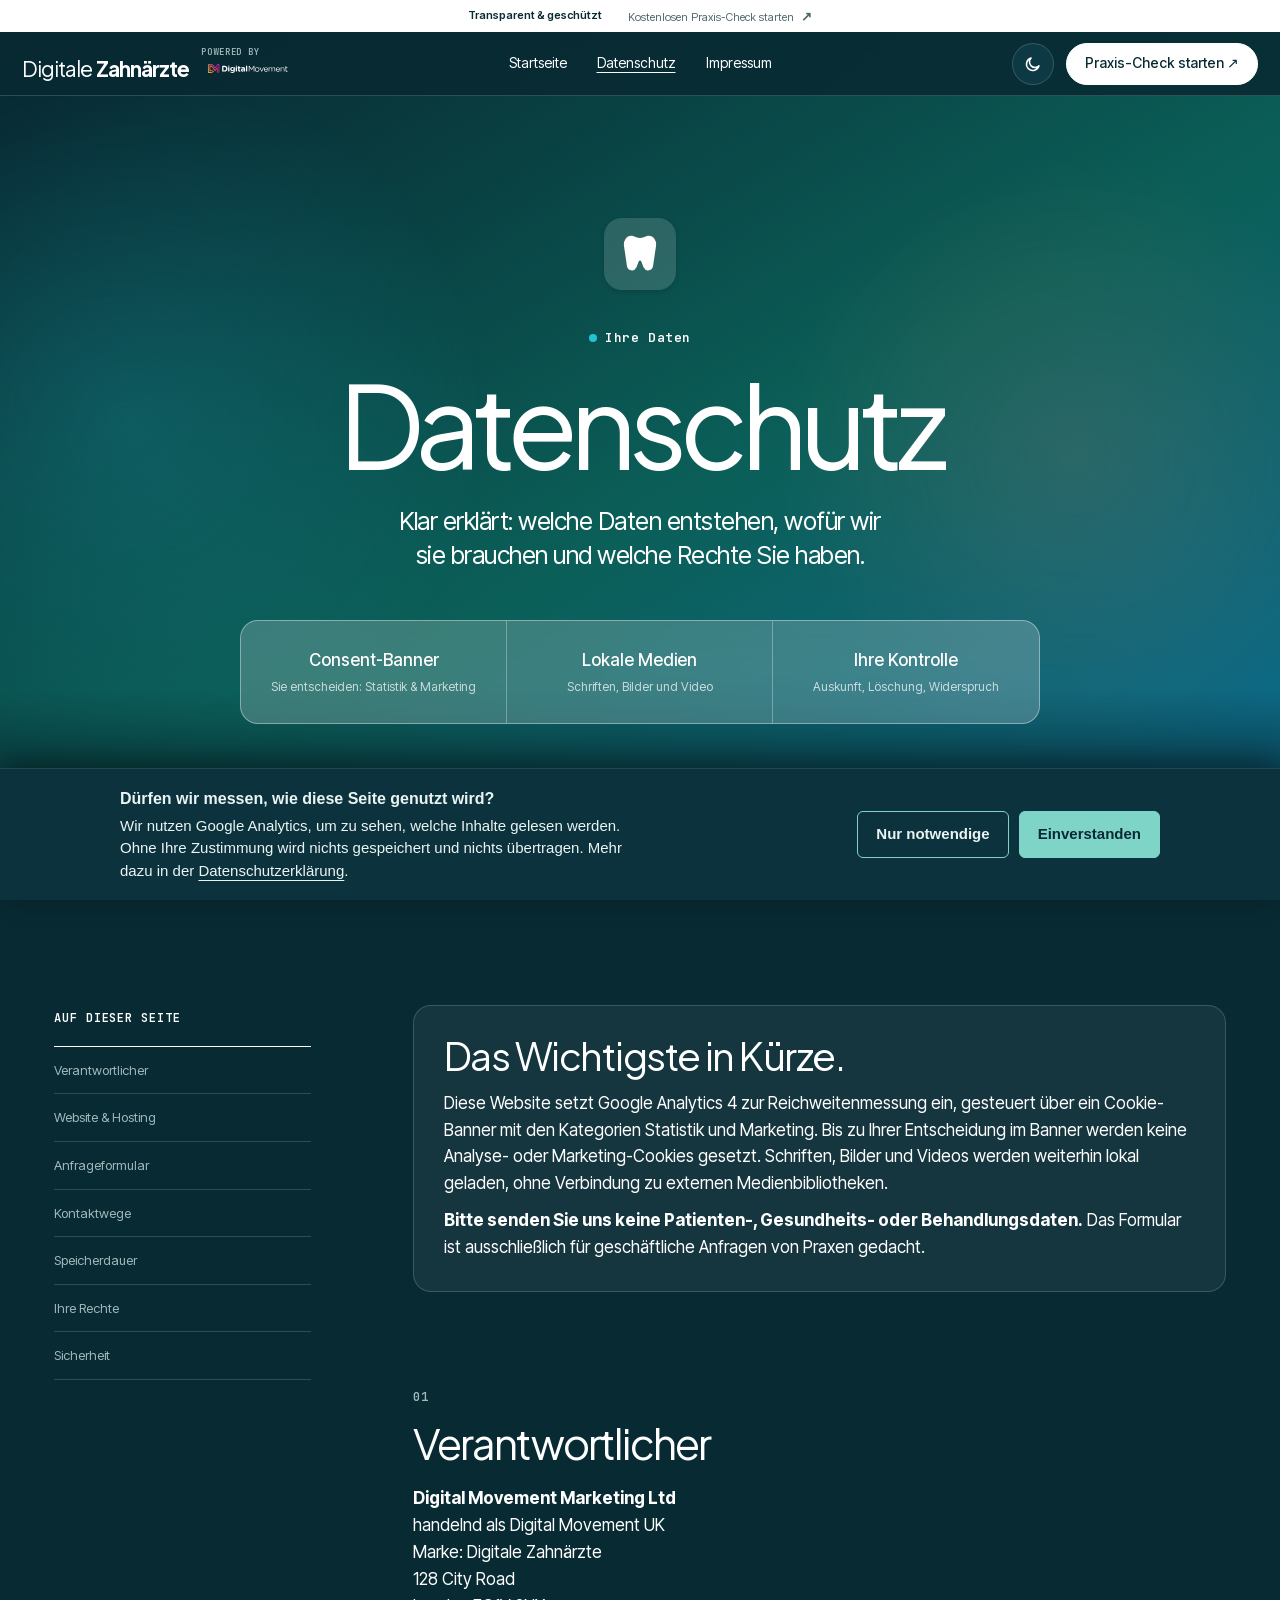
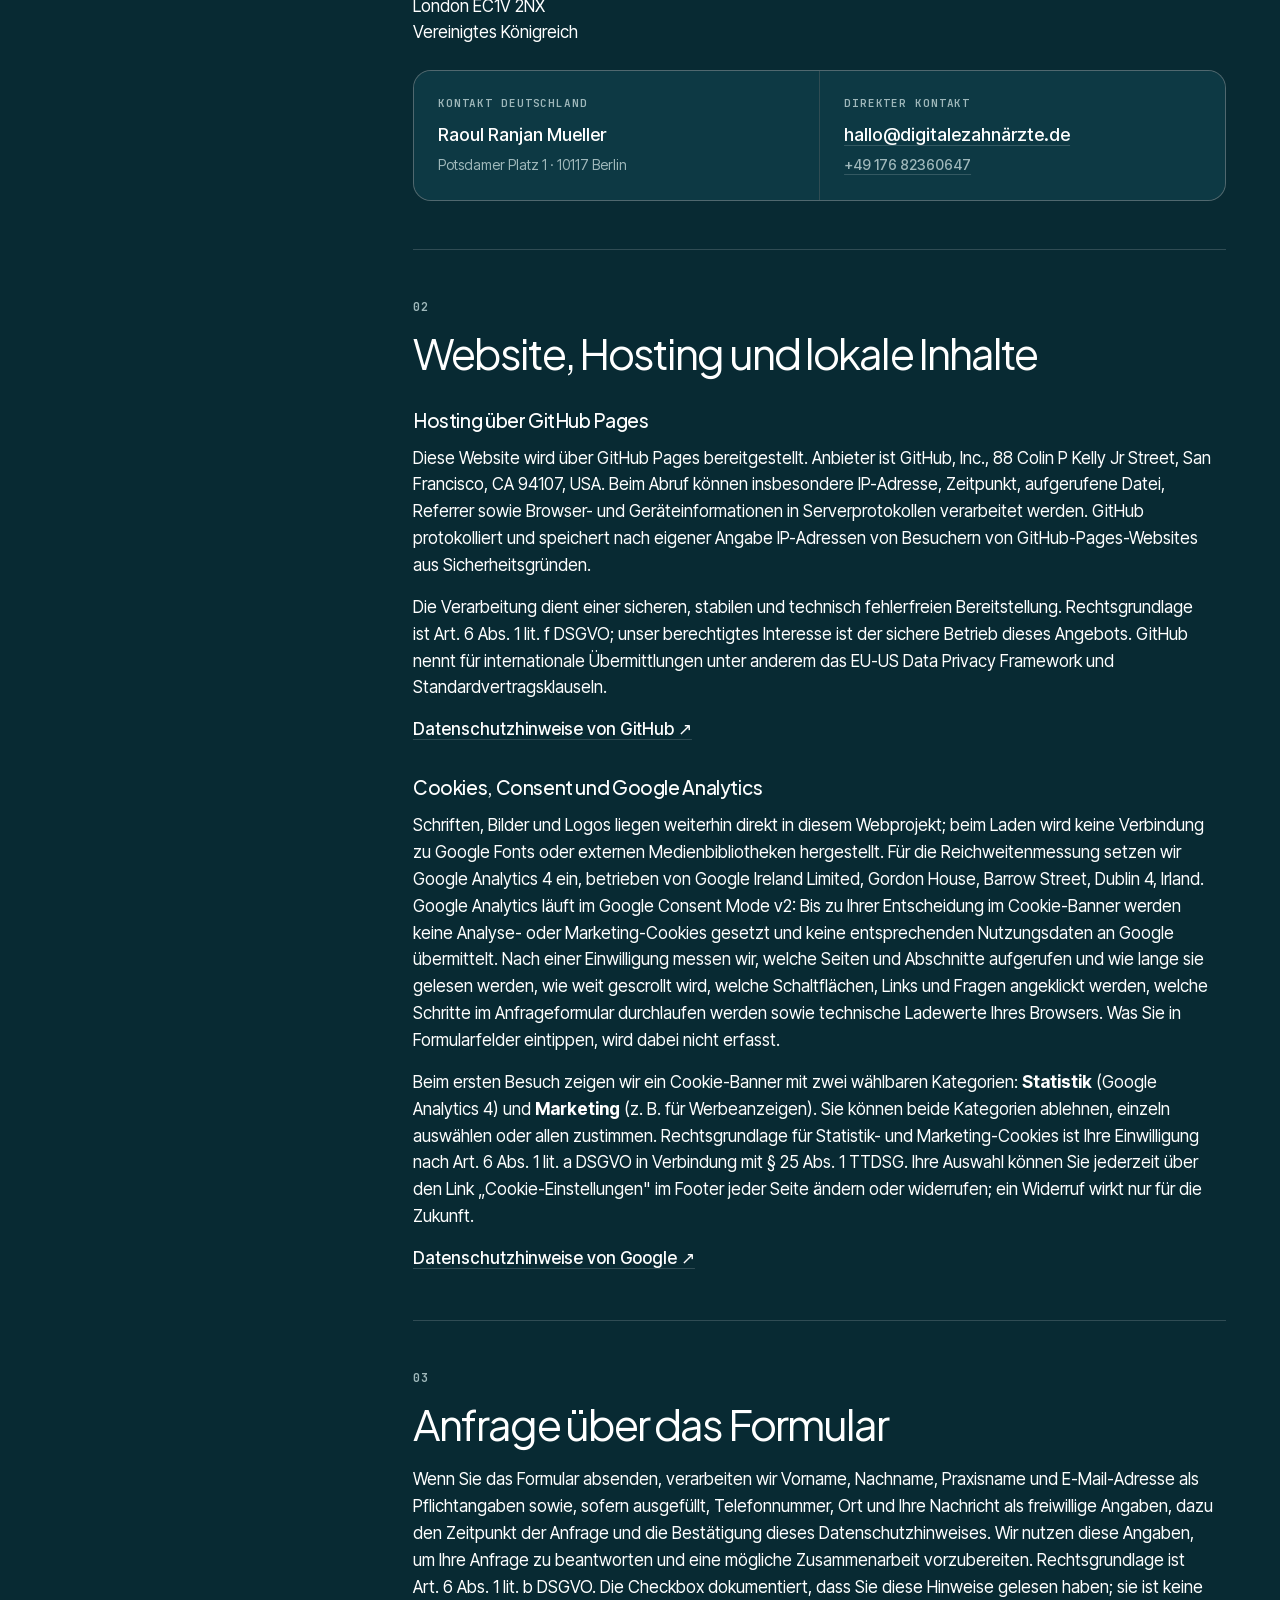
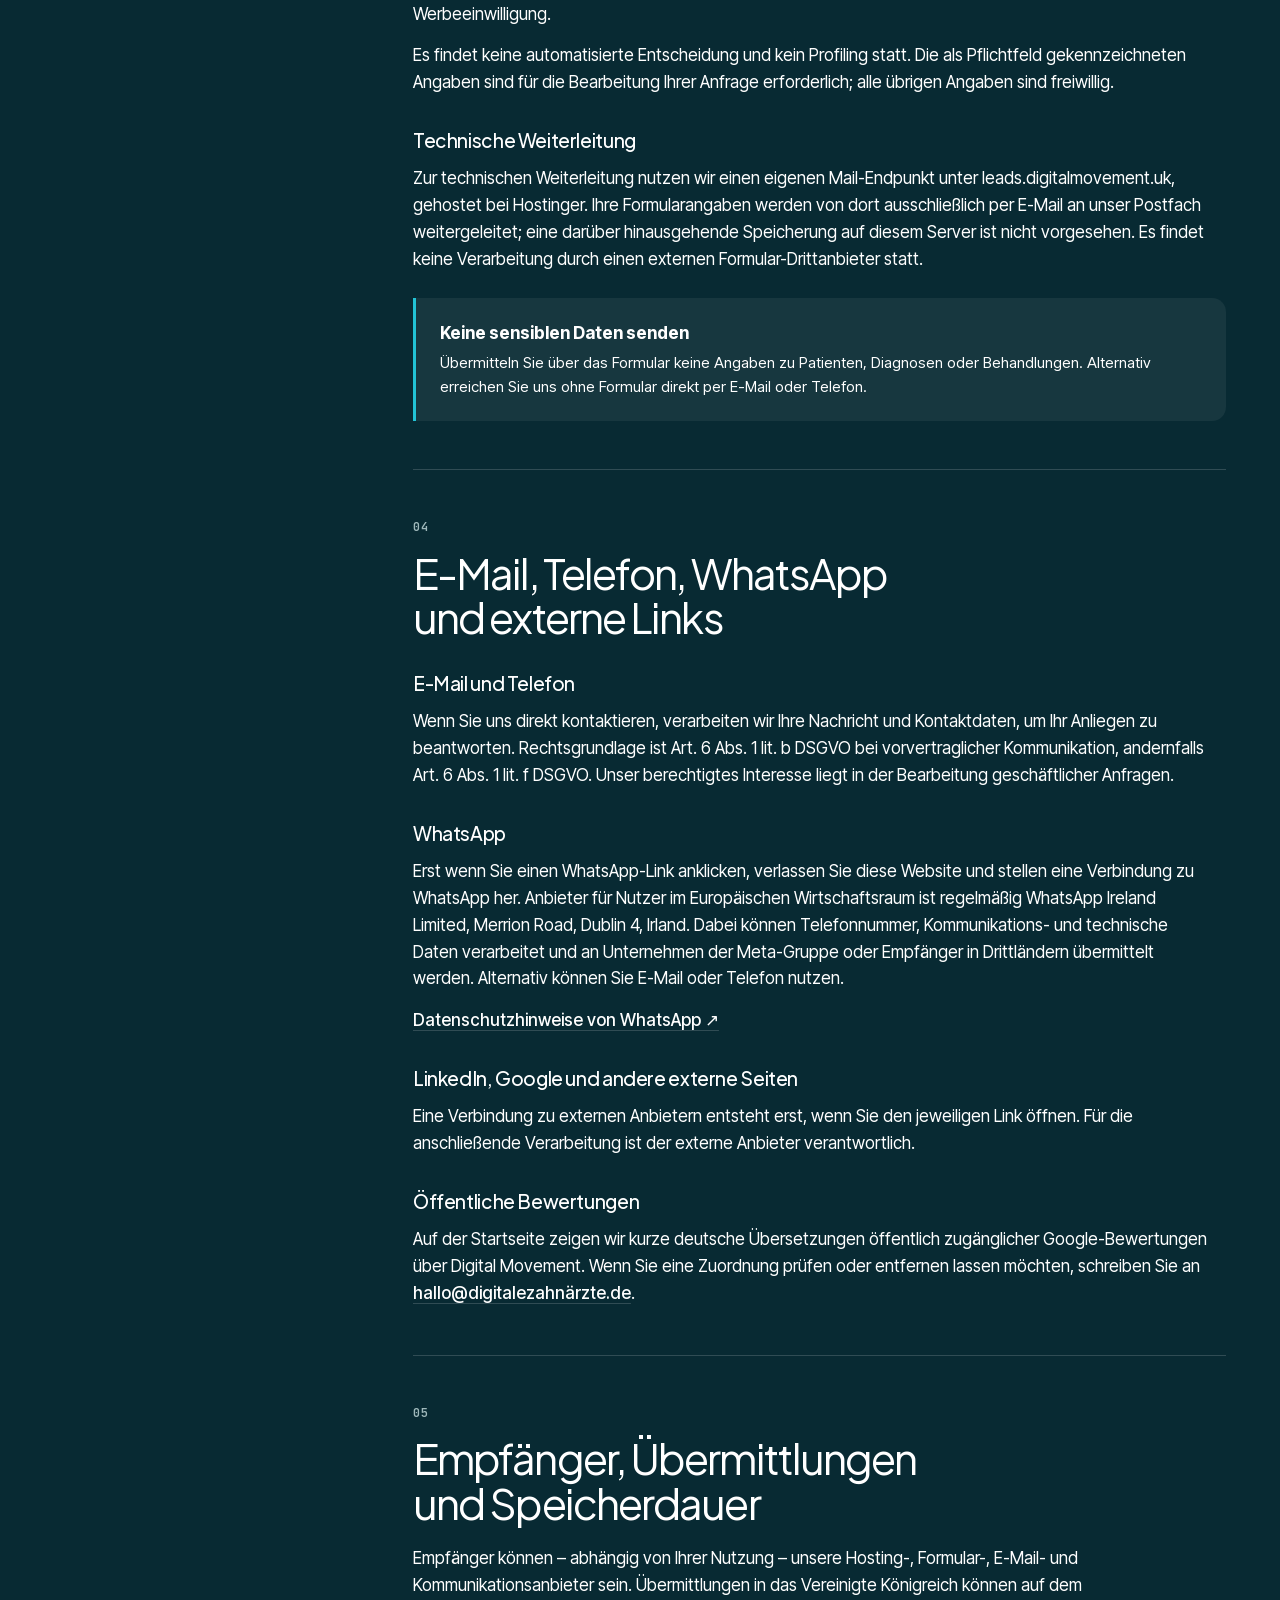
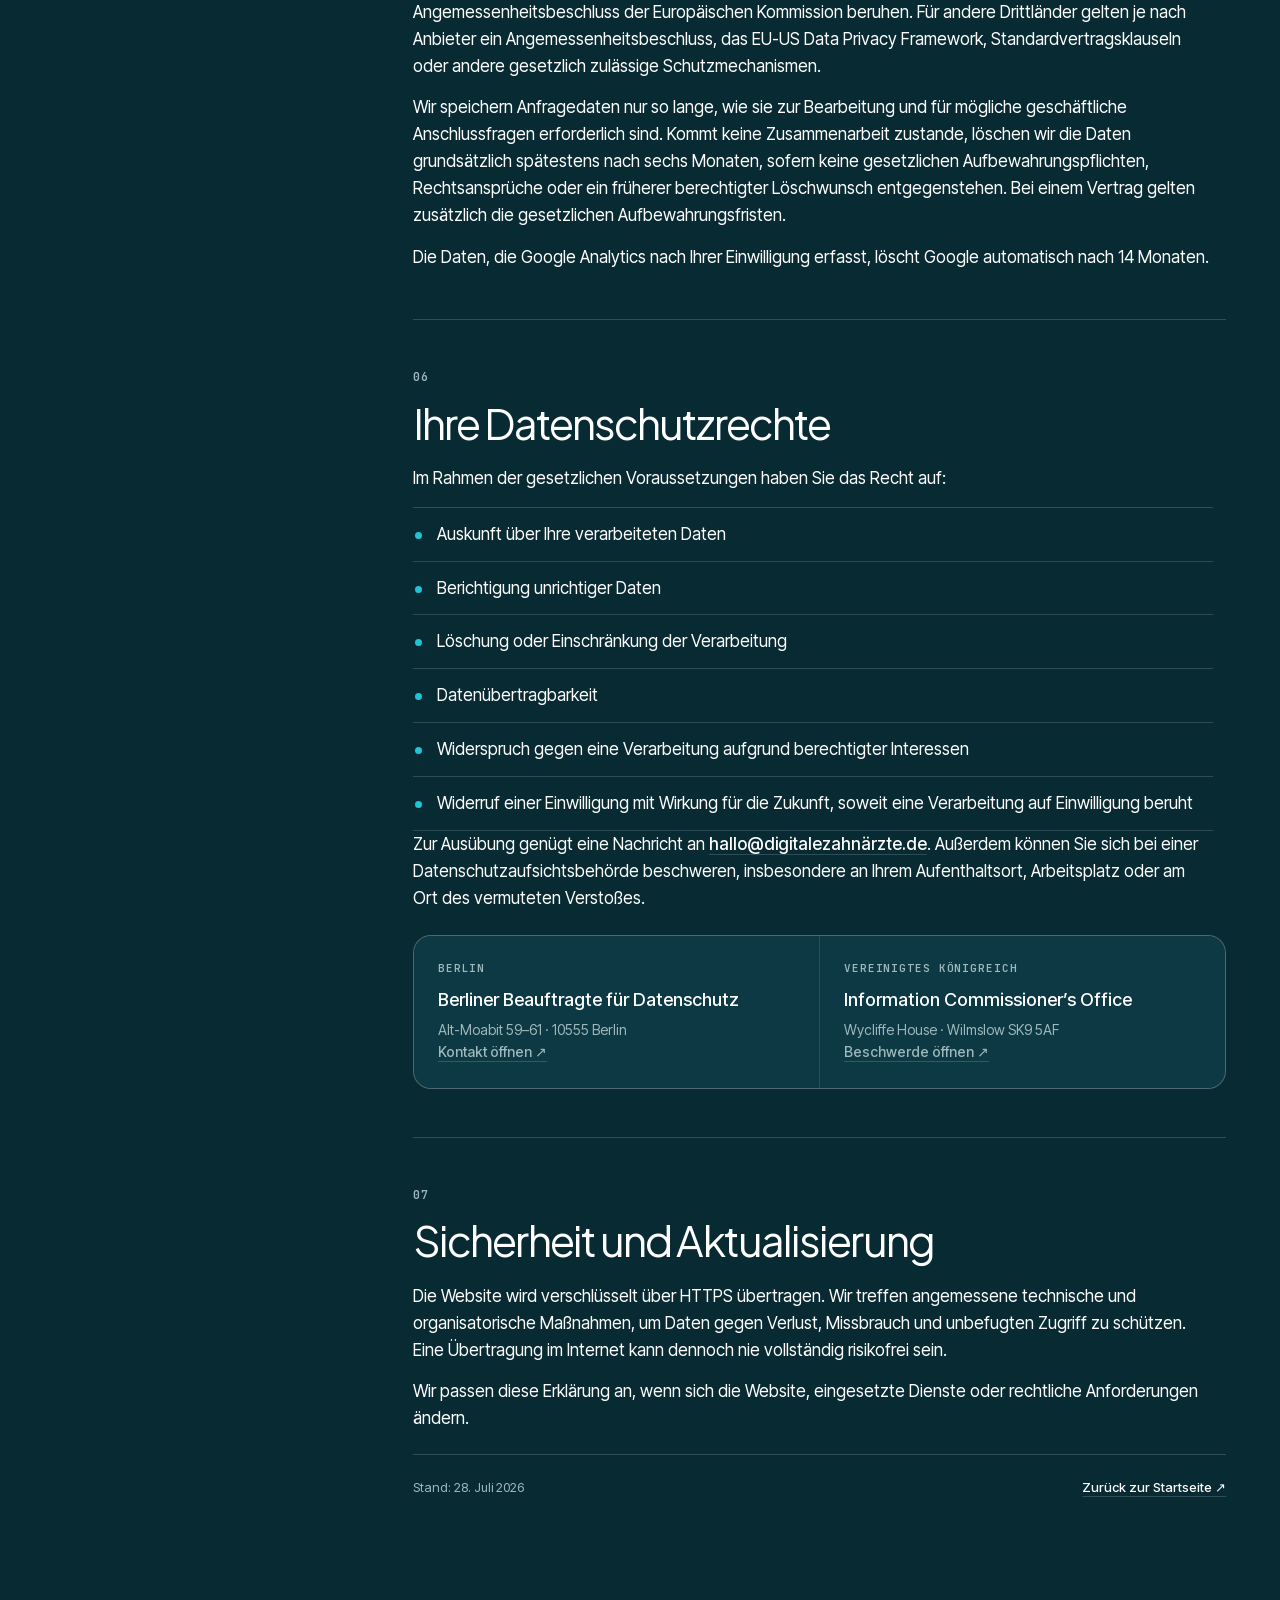
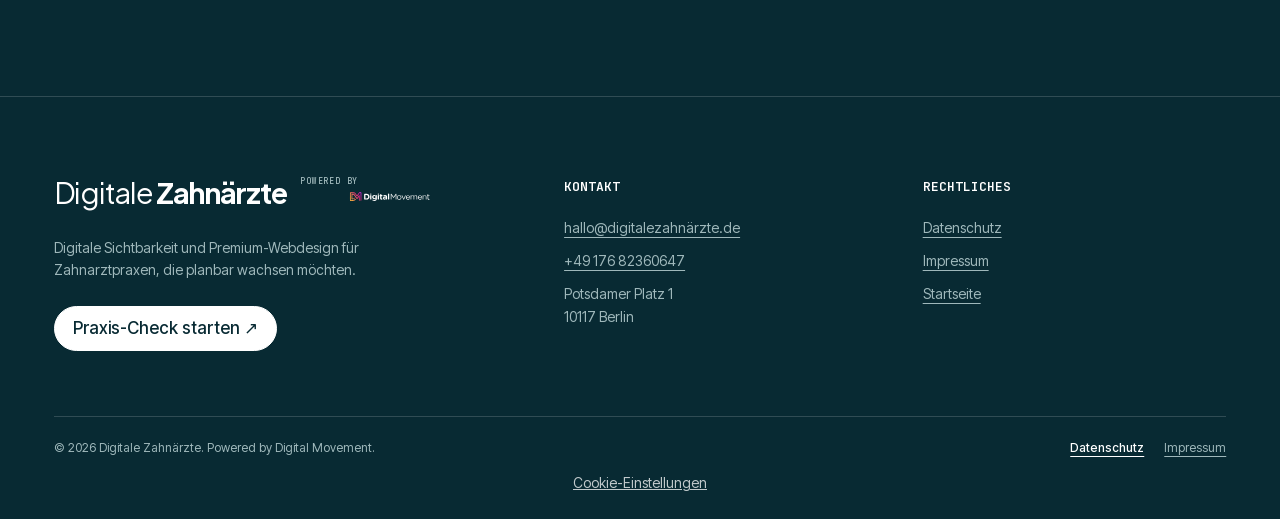
<file: datenschutz.html>
<!doctype html>
<html lang="de">
<head>
  <meta charset="utf-8">
  <meta name="viewport" content="width=device-width, initial-scale=1, viewport-fit=cover">
  <meta name="referrer" content="strict-origin-when-cross-origin">
  <script>
  (function () {
    var KEY = "dm-dental-theme";
    function autoTheme() {
      var h = new Date().getHours();
      return (h >= 6 && h < 20) ? "light" : "dark";
    }
    var saved = null;
    try { saved = localStorage.getItem(KEY); } catch (e) {}
    document.documentElement.setAttribute("data-theme", saved === "light" || saved === "dark" ? saved : autoTheme());
  })();
  </script>
  <meta name="theme-color" content="#f1f6f5" media="(prefers-color-scheme: light)">
  <meta name="theme-color" content="#082a33" media="(prefers-color-scheme: dark)">
  <meta name="robots" content="index,follow">
  <meta name="description" content="Datenschutzerklärung von Digitale Zahnärzte – verständlich, transparent und aktuell.">
  <meta property="og:title" content="Datenschutz | Digitale Zahnärzte">
  <meta property="og:description" content="So verarbeitet Digitale Zahnärzte Daten beim Websitebesuch und bei Anfragen.">
  <meta property="og:type" content="website">
  <meta property="og:locale" content="de_DE">
  <meta property="og:site_name" content="Digitale Zahnärzte">
  <meta property="og:url" content="https://xn--digitalezahnrzte-6nb.de/datenschutz.html">
  <meta property="og:image" content="https://xn--digitalezahnrzte-6nb.de/assets/og-zahnarztpraxen.jpg">
  <meta property="og:image:width" content="2400">
  <meta property="og:image:height" content="1260">
  <meta property="og:image:alt" content="Digitale Zahnärzte, powered by Digital Movement">
  <meta name="twitter:card" content="summary_large_image">
  <meta name="twitter:title" content="Datenschutz | Digitale Zahnärzte">
  <meta name="twitter:description" content="Transparent erklärt: Datenverarbeitung bei Digitale Zahnärzte.">
  <meta name="twitter:image" content="https://xn--digitalezahnrzte-6nb.de/assets/og-zahnarztpraxen.jpg">
  <meta name="twitter:image:alt" content="Digitale Zahnärzte, powered by Digital Movement">
  <link rel="canonical" href="https://xn--digitalezahnrzte-6nb.de/datenschutz.html">
  <link rel="icon" href="/favicon.ico" sizes="any">
  <link rel="icon" type="image/svg+xml" href="/favicon.svg?v=3">
  <link rel="apple-touch-icon" sizes="180x180" href="/apple-touch-icon.png?v=3">
  <link rel="stylesheet" href="legal.css">
  <title>Datenschutz | Digitale Zahnärzte</title>
<!-- Consent Mode v2 + GA4-Loader, geteilt von allen Seiten. Laedt gtag.js
     erst nach Einwilligung; ohne Einwilligung geht nichts an Google. -->
<script src="/assets/js/dm-consent.js"></script>
<script src="/assets/js/dm-tracking.js" defer></script>
</head>
<body>
  <a class="skip" href="#inhalt">Zum Inhalt springen</a>
  <div class="scroll-progress" aria-hidden="true"><span></span></div>
  <div class="top-strip"><span>Transparent &amp; geschützt</span><a href="/#kontakt">Kostenlosen Praxis-Check starten <b>↗</b></a></div>
  <header class="site-header" aria-label="Hauptnavigation">
    <div class="nav-wrap">
      <a class="brand-lockup" href="/" aria-label="Digitale Zahnärzte – Startseite"><span class="dz-wordmark"><span>Digitale</span> <b>Zahnärzte</b></span><span class="powered">powered by <span class="logo-swap"><img data-logo="light" src="assets/logo-digital-movement.svg" alt="Digital Movement" width="107" height="23"><img data-logo="dark" src="assets/logo-digital-movement-negative.svg" alt="Digital Movement" width="107" height="23"></span></span></a>
      <nav class="nav-links" id="nav-links" aria-label="Seitennavigation"><a href="/">Startseite</a><a href="datenschutz.html" aria-current="page">Datenschutz</a><a href="impressum.html">Impressum</a><a class="btn mobile-cta" href="/#kontakt">Praxis-Check starten</a></nav>
      <div class="header-actions"><button type="button" class="theme-toggle" data-theme-toggle aria-pressed="false" aria-label="Dunkles Design einschalten"><svg class="theme-toggle__icon theme-toggle__icon--sun" aria-hidden="true" viewBox="0 0 24 24" width="18" height="18" fill="none"><circle cx="12" cy="12" r="4.6" stroke="currentColor" stroke-width="2"/><path d="M12 2.5v3M12 18.5v3M4.2 4.2l2.1 2.1M17.7 17.7l2.1 2.1M2.5 12h3M18.5 12h3M4.2 19.8l2.1-2.1M17.7 6.3l2.1-2.1" stroke="currentColor" stroke-width="2" stroke-linecap="round"/></svg><svg class="theme-toggle__icon theme-toggle__icon--moon" aria-hidden="true" viewBox="0 0 24 24" width="18" height="18" fill="none"><path d="M20 14.5A8.5 8.5 0 1 1 9.5 4a6.8 6.8 0 0 0 10.5 10.5Z" stroke="currentColor" stroke-width="2" stroke-linejoin="round"/></svg></button><a class="btn nav-cta" href="/#kontakt">Praxis-Check starten ↗</a></div>
      <button class="menu-btn" type="button" aria-label="Menü öffnen" aria-expanded="false" aria-controls="nav-links"><span></span><span></span></button>
    </div>
  </header>

  <main id="inhalt">
    <section class="legal-hero">
      <div class="container legal-hero-inner">
        <div class="hero-icon" aria-hidden="true"><svg viewBox="0 0 64 64" fill="none"><path d="M20 8c-6 0-10 6-9 13l4 27c1 6 8 8 11 2l3-8c1-3 5-3 6 0l3 8c3 6 10 4 11-2l4-27c1-7-3-13-9-13-4 0-7 3-12 3S24 8 20 8Z" fill="var(--surface)" stroke="currentColor" stroke-width="2.5"/><path d="M24 19c5 2 11 2 16 0" stroke="currentColor" stroke-width="2.5" stroke-linecap="round"/></svg></div>
        <p class="eyebrow">Ihre Daten</p>
        <h1>Datenschutz</h1>
        <p class="hero-copy">Klar erklärt: welche Daten entstehen, wofür wir sie brauchen und welche Rechte Sie haben.</p>
        <div class="hero-meta" aria-label="Datenschutz auf einen Blick"><div><strong>Consent-Banner</strong><span>Sie entscheiden: Statistik &amp; Marketing</span></div><div><strong>Lokale Medien</strong><span>Schriften, Bilder und Video</span></div><div><strong>Ihre Kontrolle</strong><span>Auskunft, Löschung, Widerspruch</span></div></div>
      </div>
      <span class="hero-dissolve" aria-hidden="true"></span>
    </section>

    <section class="legal-main">
      <div class="container legal-grid">
        <aside class="legal-toc" aria-label="Inhaltsverzeichnis"><p>Auf dieser Seite</p><nav><a href="#verantwortlich">Verantwortlicher</a><a href="#website">Website &amp; Hosting</a><a href="#formular">Anfrageformular</a><a href="#kontakt">Kontaktwege</a><a href="#speicherung">Speicherdauer</a><a href="#rechte">Ihre Rechte</a><a href="#sicherheit">Sicherheit</a></nav></aside>
        <article class="legal-article">
          <div class="legal-intro reveal"><h2>Das Wichtigste in Kürze.</h2><p>Diese Website setzt Google Analytics 4 zur Reichweitenmessung ein, gesteuert über ein Cookie-Banner mit den Kategorien Statistik und Marketing. Bis zu Ihrer Entscheidung im Banner werden keine Analyse- oder Marketing-Cookies gesetzt. Schriften, Bilder und Videos werden weiterhin lokal geladen, ohne Verbindung zu externen Medienbibliotheken.</p><p><strong>Bitte senden Sie uns keine Patienten-, Gesundheits- oder Behandlungsdaten.</strong> Das Formular ist ausschließlich für geschäftliche Anfragen von Praxen gedacht.</p></div>

          <section class="legal-section reveal" id="verantwortlich"><span class="section-no">01</span><h2>Verantwortlicher</h2><address><strong>Digital Movement Marketing Ltd</strong><br>handelnd als Digital Movement UK<br>Marke: Digitale Zahnärzte<br>128 City Road<br>London EC1V 2NX<br>Vereinigtes Königreich</address><div class="legal-card"><div><small>Kontakt Deutschland</small><strong>Raoul Ranjan Mueller</strong><span>Potsdamer Platz 1 · 10117 Berlin</span></div><div><small>Direkter Kontakt</small><strong><a href="mailto:hallo@xn--digitalezahnrzte-6nb.de">hallo@digitalezahnärzte.de</a></strong><span><a href="tel:+4917682360647">+49 176 82360647</a></span></div></div></section>

          <section class="legal-section reveal" id="website"><span class="section-no">02</span><h2>Website, Hosting und lokale Inhalte</h2><h3>Hosting über GitHub Pages</h3><p>Diese Website wird über GitHub Pages bereitgestellt. Anbieter ist GitHub, Inc., 88 Colin P Kelly Jr Street, San Francisco, CA 94107, USA. Beim Abruf können insbesondere IP-Adresse, Zeitpunkt, aufgerufene Datei, Referrer sowie Browser- und Geräteinformationen in Serverprotokollen verarbeitet werden. GitHub protokolliert und speichert nach eigener Angabe IP-Adressen von Besuchern von GitHub-Pages-Websites aus Sicherheitsgründen.</p><p>Die Verarbeitung dient einer sicheren, stabilen und technisch fehlerfreien Bereitstellung. Rechtsgrundlage ist Art. 6 Abs. 1 lit. f DSGVO; unser berechtigtes Interesse ist der sichere Betrieb dieses Angebots. GitHub nennt für internationale Übermittlungen unter anderem das EU-US Data Privacy Framework und Standardvertragsklauseln.</p><p><a href="https://docs.github.com/en/site-policy/privacy-policies/github-general-privacy-statement" target="_blank" rel="noopener">Datenschutzhinweise von GitHub ↗</a></p><h3>Cookies, Consent und Google Analytics</h3><p>Schriften, Bilder und Logos liegen weiterhin direkt in diesem Webprojekt; beim Laden wird keine Verbindung zu Google Fonts oder externen Medienbibliotheken hergestellt. Für die Reichweitenmessung setzen wir Google Analytics 4 ein, betrieben von Google Ireland Limited, Gordon House, Barrow Street, Dublin 4, Irland. Google Analytics läuft im Google Consent Mode v2: Bis zu Ihrer Entscheidung im Cookie-Banner werden keine Analyse- oder Marketing-Cookies gesetzt und keine entsprechenden Nutzungsdaten an Google übermittelt. Nach einer Einwilligung messen wir, welche Seiten und Abschnitte aufgerufen und wie lange sie gelesen werden, wie weit gescrollt wird, welche Schaltflächen, Links und Fragen angeklickt werden, welche Schritte im Anfrageformular durchlaufen werden sowie technische Ladewerte Ihres Browsers. Was Sie in Formularfelder eintippen, wird dabei nicht erfasst.</p><p>Beim ersten Besuch zeigen wir ein Cookie-Banner mit zwei wählbaren Kategorien: <strong>Statistik</strong> (Google Analytics 4) und <strong>Marketing</strong> (z. B. für Werbeanzeigen). Sie können beide Kategorien ablehnen, einzeln auswählen oder allen zustimmen. Rechtsgrundlage für Statistik- und Marketing-Cookies ist Ihre Einwilligung nach Art. 6 Abs. 1 lit. a DSGVO in Verbindung mit § 25 Abs. 1 TTDSG. Ihre Auswahl können Sie jederzeit über den Link „Cookie-Einstellungen" im Footer jeder Seite ändern oder widerrufen; ein Widerruf wirkt nur für die Zukunft.</p><p><a href="https://business.safety.google/privacy/" target="_blank" rel="noopener">Datenschutzhinweise von Google ↗</a></p></section>

          <section class="legal-section reveal" id="formular"><span class="section-no">03</span><h2>Anfrage über das Formular</h2><p>Wenn Sie das Formular absenden, verarbeiten wir Vorname, Nachname, Praxisname und E-Mail-Adresse als Pflichtangaben sowie, sofern ausgefüllt, Telefonnummer, Ort und Ihre Nachricht als freiwillige Angaben, dazu den Zeitpunkt der Anfrage und die Bestätigung dieses Datenschutzhinweises. Wir nutzen diese Angaben, um Ihre Anfrage zu beantworten und eine mögliche Zusammenarbeit vorzubereiten. Rechtsgrundlage ist Art. 6 Abs. 1 lit. b DSGVO. Die Checkbox dokumentiert, dass Sie diese Hinweise gelesen haben; sie ist keine Werbeeinwilligung.</p><p>Es findet keine automatisierte Entscheidung und kein Profiling statt. Die als Pflichtfeld gekennzeichneten Angaben sind für die Bearbeitung Ihrer Anfrage erforderlich; alle übrigen Angaben sind freiwillig.</p><h3>Technische Weiterleitung</h3><p>Zur technischen Weiterleitung nutzen wir einen eigenen Mail-Endpunkt unter leads.digitalmovement.uk, gehostet bei Hostinger. Ihre Formularangaben werden von dort ausschließlich per E-Mail an unser Postfach weitergeleitet; eine darüber hinausgehende Speicherung auf diesem Server ist nicht vorgesehen. Es findet keine Verarbeitung durch einen externen Formular-Drittanbieter statt.</p><div class="warning"><strong>Keine sensiblen Daten senden</strong><p>Übermitteln Sie über das Formular keine Angaben zu Patienten, Diagnosen oder Behandlungen. Alternativ erreichen Sie uns ohne Formular direkt per E-Mail oder Telefon.</p></div></section>

          <section class="legal-section reveal" id="kontakt"><span class="section-no">04</span><h2>E-Mail, Telefon, WhatsApp und externe Links</h2><h3>E-Mail und Telefon</h3><p>Wenn Sie uns direkt kontaktieren, verarbeiten wir Ihre Nachricht und Kontaktdaten, um Ihr Anliegen zu beantworten. Rechtsgrundlage ist Art. 6 Abs. 1 lit. b DSGVO bei vorvertraglicher Kommunikation, andernfalls Art. 6 Abs. 1 lit. f DSGVO. Unser berechtigtes Interesse liegt in der Bearbeitung geschäftlicher Anfragen.</p><h3>WhatsApp</h3><p>Erst wenn Sie einen WhatsApp-Link anklicken, verlassen Sie diese Website und stellen eine Verbindung zu WhatsApp her. Anbieter für Nutzer im Europäischen Wirtschaftsraum ist regelmäßig WhatsApp Ireland Limited, Merrion Road, Dublin 4, Irland. Dabei können Telefonnummer, Kommunikations- und technische Daten verarbeitet und an Unternehmen der Meta-Gruppe oder Empfänger in Drittländern übermittelt werden. Alternativ können Sie E-Mail oder Telefon nutzen.</p><p><a href="https://www.whatsapp.com/legal/privacy-policy-eea" target="_blank" rel="noopener">Datenschutzhinweise von WhatsApp ↗</a></p><h3>LinkedIn, Google und andere externe Seiten</h3><p>Eine Verbindung zu externen Anbietern entsteht erst, wenn Sie den jeweiligen Link öffnen. Für die anschließende Verarbeitung ist der externe Anbieter verantwortlich.</p><h3>Öffentliche Bewertungen</h3><p>Auf der Startseite zeigen wir kurze deutsche Übersetzungen öffentlich zugänglicher Google-Bewertungen über Digital Movement. Wenn Sie eine Zuordnung prüfen oder entfernen lassen möchten, schreiben Sie an <a href="mailto:hallo@xn--digitalezahnrzte-6nb.de">hallo@digitalezahnärzte.de</a>.</p></section>

          <section class="legal-section reveal" id="speicherung"><span class="section-no">05</span><h2>Empfänger, Übermittlungen und Speicherdauer</h2><p>Empfänger können – abhängig von Ihrer Nutzung – unsere Hosting-, Formular-, E-Mail- und Kommunikationsanbieter sein. Übermittlungen in das Vereinigte Königreich können auf dem Angemessenheitsbeschluss der Europäischen Kommission beruhen. Für andere Drittländer gelten je nach Anbieter ein Angemessenheitsbeschluss, das EU-US Data Privacy Framework, Standardvertragsklauseln oder andere gesetzlich zulässige Schutzmechanismen.</p><p>Wir speichern Anfragedaten nur so lange, wie sie zur Bearbeitung und für mögliche geschäftliche Anschlussfragen erforderlich sind. Kommt keine Zusammenarbeit zustande, löschen wir die Daten grundsätzlich spätestens nach sechs Monaten, sofern keine gesetzlichen Aufbewahrungspflichten, Rechtsansprüche oder ein früherer berechtigter Löschwunsch entgegenstehen. Bei einem Vertrag gelten zusätzlich die gesetzlichen Aufbewahrungsfristen.</p><p>Die Daten, die Google Analytics nach Ihrer Einwilligung erfasst, löscht Google automatisch nach 14 Monaten.</p></section>

          <section class="legal-section reveal" id="rechte"><span class="section-no">06</span><h2>Ihre Datenschutzrechte</h2><p>Im Rahmen der gesetzlichen Voraussetzungen haben Sie das Recht auf:</p><ul><li>Auskunft über Ihre verarbeiteten Daten</li><li>Berichtigung unrichtiger Daten</li><li>Löschung oder Einschränkung der Verarbeitung</li><li>Datenübertragbarkeit</li><li>Widerspruch gegen eine Verarbeitung aufgrund berechtigter Interessen</li><li>Widerruf einer Einwilligung mit Wirkung für die Zukunft, soweit eine Verarbeitung auf Einwilligung beruht</li></ul><p>Zur Ausübung genügt eine Nachricht an <a href="mailto:hallo@xn--digitalezahnrzte-6nb.de">hallo@digitalezahnärzte.de</a>. Außerdem können Sie sich bei einer Datenschutzaufsichtsbehörde beschweren, insbesondere an Ihrem Aufenthaltsort, Arbeitsplatz oder am Ort des vermuteten Verstoßes.</p><div class="legal-card"><div><small>Berlin</small><strong>Berliner Beauftragte für Datenschutz</strong><span>Alt-Moabit 59–61 · 10555 Berlin<br><a href="https://www.datenschutz-berlin.de/ueber-uns/kontakt/" target="_blank" rel="noopener">Kontakt öffnen ↗</a></span></div><div><small>Vereinigtes Königreich</small><strong>Information Commissioner’s Office</strong><span>Wycliffe House · Wilmslow SK9 5AF<br><a href="https://ico.org.uk/make-a-complaint/" target="_blank" rel="noopener">Beschwerde öffnen ↗</a></span></div></div></section>

          <section class="legal-section reveal" id="sicherheit"><span class="section-no">07</span><h2>Sicherheit und Aktualisierung</h2><p>Die Website wird verschlüsselt über HTTPS übertragen. Wir treffen angemessene technische und organisatorische Maßnahmen, um Daten gegen Verlust, Missbrauch und unbefugten Zugriff zu schützen. Eine Übertragung im Internet kann dennoch nie vollständig risikofrei sein.</p><p>Wir passen diese Erklärung an, wenn sich die Website, eingesetzte Dienste oder rechtliche Anforderungen ändern.</p><div class="legal-updated"><span>Stand: 28. Juli 2026</span><a href="/">Zurück zur Startseite ↗</a></div></section>
        </article>
      </div>
    </section>
  </main>

  <footer class="site-footer"><div class="container"><div class="footer-top"><div class="footer-brand"><div class="brand-lockup footer-lockup"><span class="dz-wordmark"><span>Digitale</span> <b>Zahnärzte</b></span><span class="powered">powered by <span class="logo-swap"><img data-logo="light" src="assets/logo-digital-movement.svg" alt="Digital Movement" width="107" height="23"><img data-logo="dark" src="assets/logo-digital-movement-negative.svg" alt="Digital Movement" width="107" height="23"></span></span></div><p>Digitale Sichtbarkeit und Premium-Webdesign für Zahnarztpraxen, die planbar wachsen möchten.</p><a class="btn" href="/#kontakt">Praxis-Check starten ↗</a></div><div class="footer-col"><h2>KONTAKT</h2><a href="mailto:hallo@xn--digitalezahnrzte-6nb.de">hallo@digitalezahnärzte.de</a><a href="tel:+4917682360647">+49 176 82360647</a><span>Potsdamer Platz 1<br>10117 Berlin</span></div><div class="footer-col"><h2>RECHTLICHES</h2><a href="datenschutz.html" aria-current="page">Datenschutz</a><a href="impressum.html">Impressum</a><a href="/">Startseite</a></div></div><div class="footer-bottom"><span>© 2026 Digitale Zahnärzte. Powered by Digital Movement.</span><nav><a href="datenschutz.html" aria-current="page">Datenschutz</a><a href="impressum.html">Impressum</a></nav></div></div></footer>
  <script src="legal.js" defer></script>
</body>
</html>
</file>
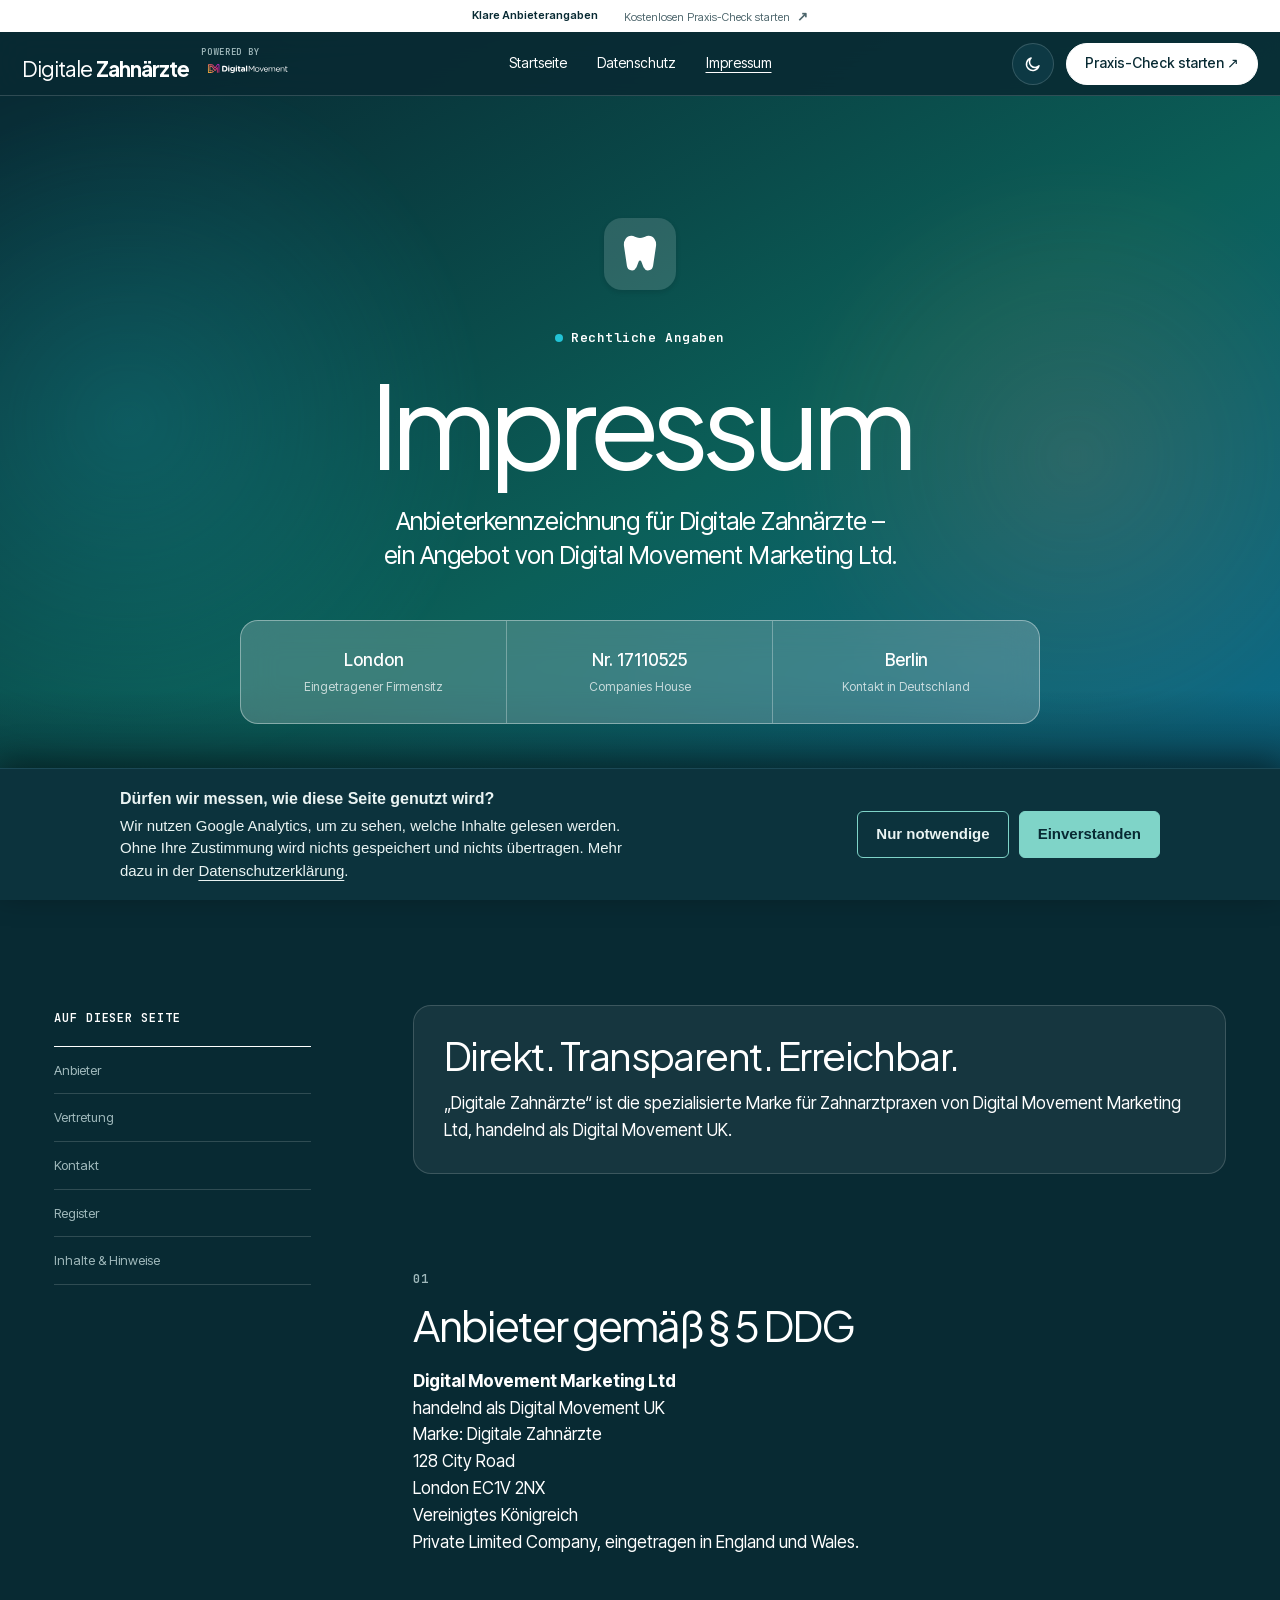
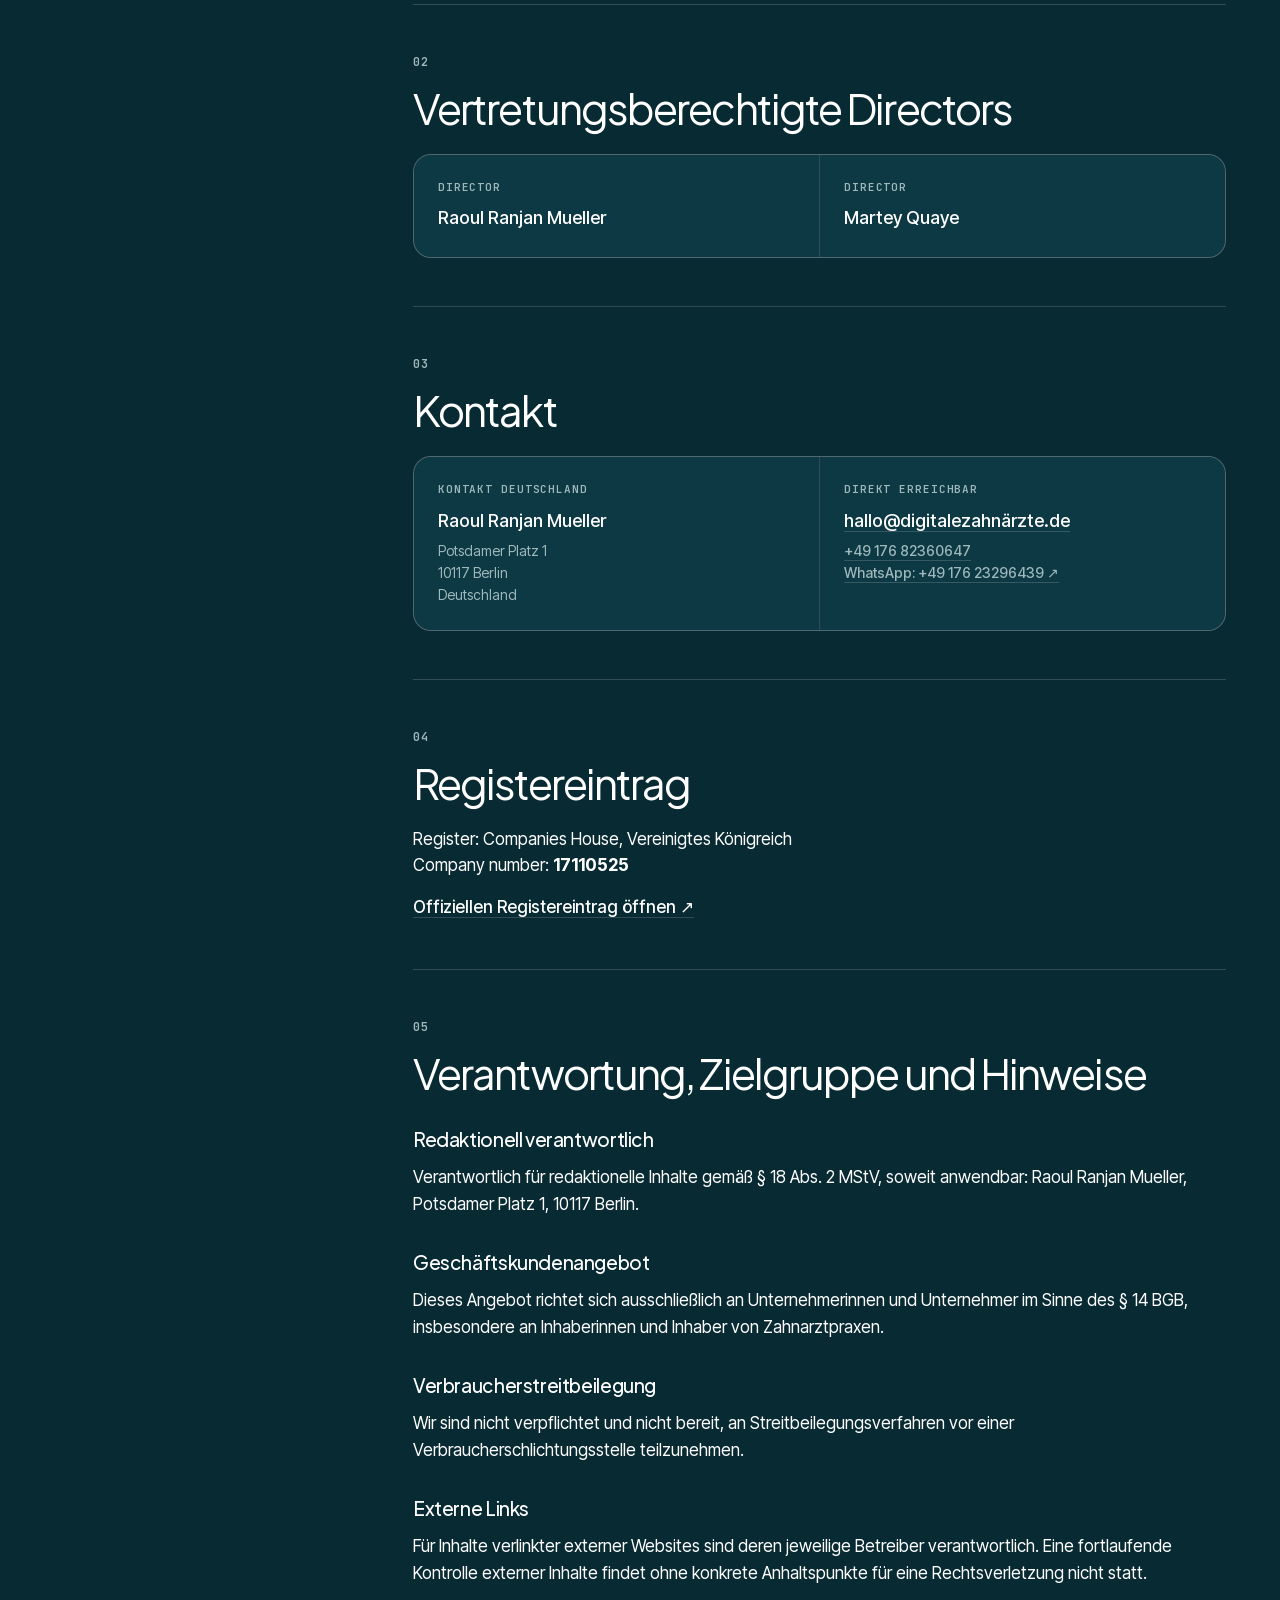
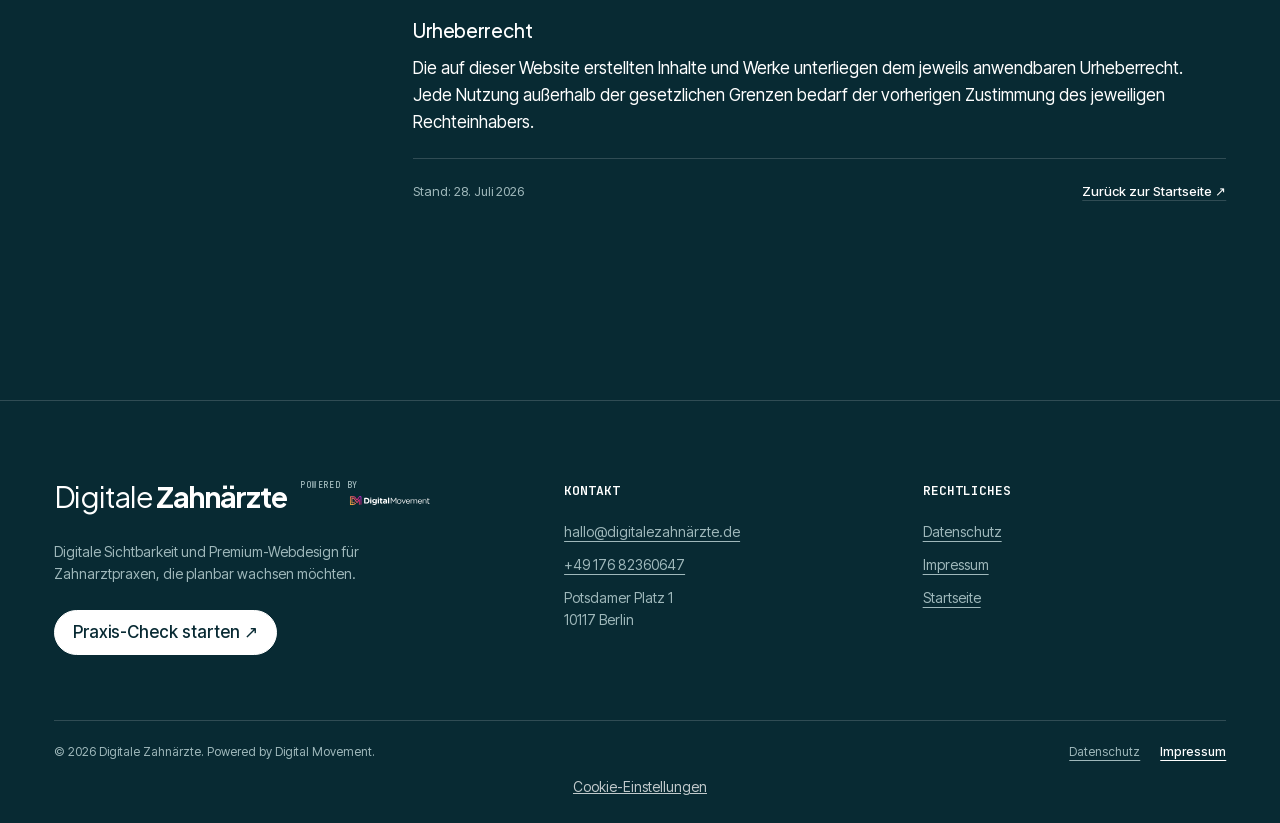
<file: impressum.html>
<!doctype html>
<html lang="de">
<head>
  <meta charset="utf-8">
  <meta name="viewport" content="width=device-width, initial-scale=1, viewport-fit=cover">
  <meta name="referrer" content="strict-origin-when-cross-origin">
  <script>
  (function () {
    var KEY = "dm-dental-theme";
    function autoTheme() {
      var h = new Date().getHours();
      return (h >= 6 && h < 20) ? "light" : "dark";
    }
    var saved = null;
    try { saved = localStorage.getItem(KEY); } catch (e) {}
    document.documentElement.setAttribute("data-theme", saved === "light" || saved === "dark" ? saved : autoTheme());
  })();
  </script>
  <meta name="theme-color" content="#f1f6f5" media="(prefers-color-scheme: light)">
  <meta name="theme-color" content="#082a33" media="(prefers-color-scheme: dark)">
  <meta name="robots" content="index,follow">
  <meta name="description" content="Impressum und Anbieterkennzeichnung von Digitale Zahnärzte und Digital Movement Marketing Ltd.">
  <meta property="og:title" content="Impressum | Digitale Zahnärzte">
  <meta property="og:description" content="Rechtliche Anbieterangaben zu Digitale Zahnärzte, powered by Digital Movement.">
  <meta property="og:type" content="website">
  <meta property="og:locale" content="de_DE">
  <meta property="og:site_name" content="Digitale Zahnärzte">
  <meta property="og:url" content="https://xn--digitalezahnrzte-6nb.de/impressum.html">
  <meta property="og:image" content="https://xn--digitalezahnrzte-6nb.de/assets/og-zahnarztpraxen.jpg">
  <meta property="og:image:width" content="2400">
  <meta property="og:image:height" content="1260">
  <meta property="og:image:alt" content="Digitale Zahnärzte, powered by Digital Movement">
  <meta name="twitter:card" content="summary_large_image">
  <meta name="twitter:title" content="Impressum | Digitale Zahnärzte">
  <meta name="twitter:description" content="Anbieterkennzeichnung von Digitale Zahnärzte und Digital Movement Marketing Ltd.">
  <meta name="twitter:image" content="https://xn--digitalezahnrzte-6nb.de/assets/og-zahnarztpraxen.jpg">
  <meta name="twitter:image:alt" content="Digitale Zahnärzte, powered by Digital Movement">
  <link rel="canonical" href="https://xn--digitalezahnrzte-6nb.de/impressum.html">
  <link rel="icon" href="/favicon.ico" sizes="any">
  <link rel="icon" type="image/svg+xml" href="/favicon.svg?v=3">
  <link rel="apple-touch-icon" sizes="180x180" href="/apple-touch-icon.png?v=3">
  <link rel="stylesheet" href="legal.css">
  <title>Impressum | Digitale Zahnärzte</title>
<!-- Consent Mode v2 + GA4-Loader, geteilt von allen Seiten. Laedt gtag.js
     erst nach Einwilligung; ohne Einwilligung geht nichts an Google. -->
<script src="/assets/js/dm-consent.js"></script>
<script src="/assets/js/dm-tracking.js" defer></script>
</head>
<body>
  <a class="skip" href="#inhalt">Zum Inhalt springen</a>
  <div class="scroll-progress" aria-hidden="true"><span></span></div>
  <div class="top-strip"><span>Klare Anbieterangaben</span><a href="/#kontakt">Kostenlosen Praxis-Check starten <b>↗</b></a></div>
  <header class="site-header" aria-label="Hauptnavigation"><div class="nav-wrap"><a class="brand-lockup" href="/" aria-label="Digitale Zahnärzte – Startseite"><span class="dz-wordmark"><span>Digitale</span> <b>Zahnärzte</b></span><span class="powered">powered by <span class="logo-swap"><img data-logo="light" src="assets/logo-digital-movement.svg" alt="Digital Movement" width="107" height="23"><img data-logo="dark" src="assets/logo-digital-movement-negative.svg" alt="Digital Movement" width="107" height="23"></span></span></a><nav class="nav-links" id="nav-links" aria-label="Seitennavigation"><a href="/">Startseite</a><a href="datenschutz.html">Datenschutz</a><a href="impressum.html" aria-current="page">Impressum</a><a class="btn mobile-cta" href="/#kontakt">Praxis-Check starten</a></nav><div class="header-actions"><button type="button" class="theme-toggle" data-theme-toggle aria-pressed="false" aria-label="Dunkles Design einschalten"><svg class="theme-toggle__icon theme-toggle__icon--sun" aria-hidden="true" viewBox="0 0 24 24" width="18" height="18" fill="none"><circle cx="12" cy="12" r="4.6" stroke="currentColor" stroke-width="2"/><path d="M12 2.5v3M12 18.5v3M4.2 4.2l2.1 2.1M17.7 17.7l2.1 2.1M2.5 12h3M18.5 12h3M4.2 19.8l2.1-2.1M17.7 6.3l2.1-2.1" stroke="currentColor" stroke-width="2" stroke-linecap="round"/></svg><svg class="theme-toggle__icon theme-toggle__icon--moon" aria-hidden="true" viewBox="0 0 24 24" width="18" height="18" fill="none"><path d="M20 14.5A8.5 8.5 0 1 1 9.5 4a6.8 6.8 0 0 0 10.5 10.5Z" stroke="currentColor" stroke-width="2" stroke-linejoin="round"/></svg></button><a class="btn nav-cta" href="/#kontakt">Praxis-Check starten ↗</a></div><button class="menu-btn" type="button" aria-label="Menü öffnen" aria-expanded="false" aria-controls="nav-links"><span></span><span></span></button></div></header>

  <main id="inhalt">
    <section class="legal-hero"><div class="container legal-hero-inner"><div class="hero-icon" aria-hidden="true"><svg viewBox="0 0 64 64" fill="none"><path d="M20 8c-6 0-10 6-9 13l4 27c1 6 8 8 11 2l3-8c1-3 5-3 6 0l3 8c3 6 10 4 11-2l4-27c1-7-3-13-9-13-4 0-7 3-12 3S24 8 20 8Z" fill="var(--surface)" stroke="currentColor" stroke-width="2.5"/><path d="M24 19c5 2 11 2 16 0" stroke="currentColor" stroke-width="2.5" stroke-linecap="round"/></svg></div><p class="eyebrow">Rechtliche Angaben</p><h1>Impressum</h1><p class="hero-copy">Anbieterkennzeichnung für Digitale Zahnärzte – ein Angebot von Digital Movement Marketing Ltd.</p><div class="hero-meta" aria-label="Unternehmen auf einen Blick"><div><strong>London</strong><span>Eingetragener Firmensitz</span></div><div><strong>Nr. 17110525</strong><span>Companies House</span></div><div><strong>Berlin</strong><span>Kontakt in Deutschland</span></div></div></div><span class="hero-dissolve" aria-hidden="true"></span></section>

    <section class="legal-main"><div class="container legal-grid"><aside class="legal-toc" aria-label="Inhaltsverzeichnis"><p>Auf dieser Seite</p><nav><a href="#anbieter">Anbieter</a><a href="#vertretung">Vertretung</a><a href="#kontakt">Kontakt</a><a href="#register">Register</a><a href="#inhalte">Inhalte &amp; Hinweise</a></nav></aside><article class="legal-article">
      <div class="legal-intro reveal"><h2>Direkt. Transparent. Erreichbar.</h2><p>„Digitale Zahnärzte“ ist die spezialisierte Marke für Zahnarztpraxen von Digital Movement Marketing Ltd, handelnd als Digital Movement UK.</p></div>

      <section class="legal-section reveal" id="anbieter"><span class="section-no">01</span><h2>Anbieter gemäß § 5 DDG</h2><address><strong>Digital Movement Marketing Ltd</strong><br>handelnd als Digital Movement UK<br>Marke: Digitale Zahnärzte<br>128 City Road<br>London EC1V 2NX<br>Vereinigtes Königreich</address><p>Private Limited Company, eingetragen in England und Wales.</p></section>

      <section class="legal-section reveal" id="vertretung"><span class="section-no">02</span><h2>Vertretungsberechtigte Directors</h2><div class="legal-card"><div><small>Director</small><strong>Raoul Ranjan Mueller</strong></div><div><small>Director</small><strong>Martey Quaye</strong></div></div></section>

      <section class="legal-section reveal" id="kontakt"><span class="section-no">03</span><h2>Kontakt</h2><div class="legal-card"><div><small>Kontakt Deutschland</small><strong>Raoul Ranjan Mueller</strong><span>Potsdamer Platz 1<br>10117 Berlin<br>Deutschland</span></div><div><small>Direkt erreichbar</small><strong><a href="mailto:hallo@xn--digitalezahnrzte-6nb.de">hallo@digitalezahnärzte.de</a></strong><span><a href="tel:+4917682360647">+49 176 82360647</a><br><a href="https://wa.me/4917623296439" target="_blank" rel="noopener">WhatsApp: +49 176 23296439 ↗</a></span></div></div></section>

      <section class="legal-section reveal" id="register"><span class="section-no">04</span><h2>Registereintrag</h2><p>Register: Companies House, Vereinigtes Königreich<br>Company number: <strong>17110525</strong></p><p><a href="https://find-and-update.company-information.service.gov.uk/company/17110525" target="_blank" rel="noopener">Offiziellen Registereintrag öffnen ↗</a></p></section>

      <section class="legal-section reveal" id="inhalte"><span class="section-no">05</span><h2>Verantwortung, Zielgruppe und Hinweise</h2><h3>Redaktionell verantwortlich</h3><p>Verantwortlich für redaktionelle Inhalte gemäß § 18 Abs. 2 MStV, soweit anwendbar: Raoul Ranjan Mueller, Potsdamer Platz 1, 10117 Berlin.</p><h3>Geschäftskundenangebot</h3><p>Dieses Angebot richtet sich ausschließlich an Unternehmerinnen und Unternehmer im Sinne des § 14 BGB, insbesondere an Inhaberinnen und Inhaber von Zahnarztpraxen.</p><h3>Verbraucherstreitbeilegung</h3><p>Wir sind nicht verpflichtet und nicht bereit, an Streitbeilegungsverfahren vor einer Verbraucherschlichtungsstelle teilzunehmen.</p><h3>Externe Links</h3><p>Für Inhalte verlinkter externer Websites sind deren jeweilige Betreiber verantwortlich. Eine fortlaufende Kontrolle externer Inhalte findet ohne konkrete Anhaltspunkte für eine Rechtsverletzung nicht statt.</p><h3>Urheberrecht</h3><p>Die auf dieser Website erstellten Inhalte und Werke unterliegen dem jeweils anwendbaren Urheberrecht. Jede Nutzung außerhalb der gesetzlichen Grenzen bedarf der vorherigen Zustimmung des jeweiligen Rechteinhabers.</p><div class="legal-updated"><span>Stand: 28. Juli 2026</span><a href="/">Zurück zur Startseite ↗</a></div></section>
    </article></div></section>
  </main>

  <footer class="site-footer"><div class="container"><div class="footer-top"><div class="footer-brand"><div class="brand-lockup footer-lockup"><span class="dz-wordmark"><span>Digitale</span> <b>Zahnärzte</b></span><span class="powered">powered by <span class="logo-swap"><img data-logo="light" src="assets/logo-digital-movement.svg" alt="Digital Movement" width="107" height="23"><img data-logo="dark" src="assets/logo-digital-movement-negative.svg" alt="Digital Movement" width="107" height="23"></span></span></div><p>Digitale Sichtbarkeit und Premium-Webdesign für Zahnarztpraxen, die planbar wachsen möchten.</p><a class="btn" href="/#kontakt">Praxis-Check starten ↗</a></div><div class="footer-col"><h2>KONTAKT</h2><a href="mailto:hallo@xn--digitalezahnrzte-6nb.de">hallo@digitalezahnärzte.de</a><a href="tel:+4917682360647">+49 176 82360647</a><span>Potsdamer Platz 1<br>10117 Berlin</span></div><div class="footer-col"><h2>RECHTLICHES</h2><a href="datenschutz.html">Datenschutz</a><a href="impressum.html" aria-current="page">Impressum</a><a href="/">Startseite</a></div></div><div class="footer-bottom"><span>© 2026 Digitale Zahnärzte. Powered by Digital Movement.</span><nav><a href="datenschutz.html">Datenschutz</a><a href="impressum.html" aria-current="page">Impressum</a></nav></div></div></footer>
  <script src="legal.js" defer></script>
</body>
</html>
</file>
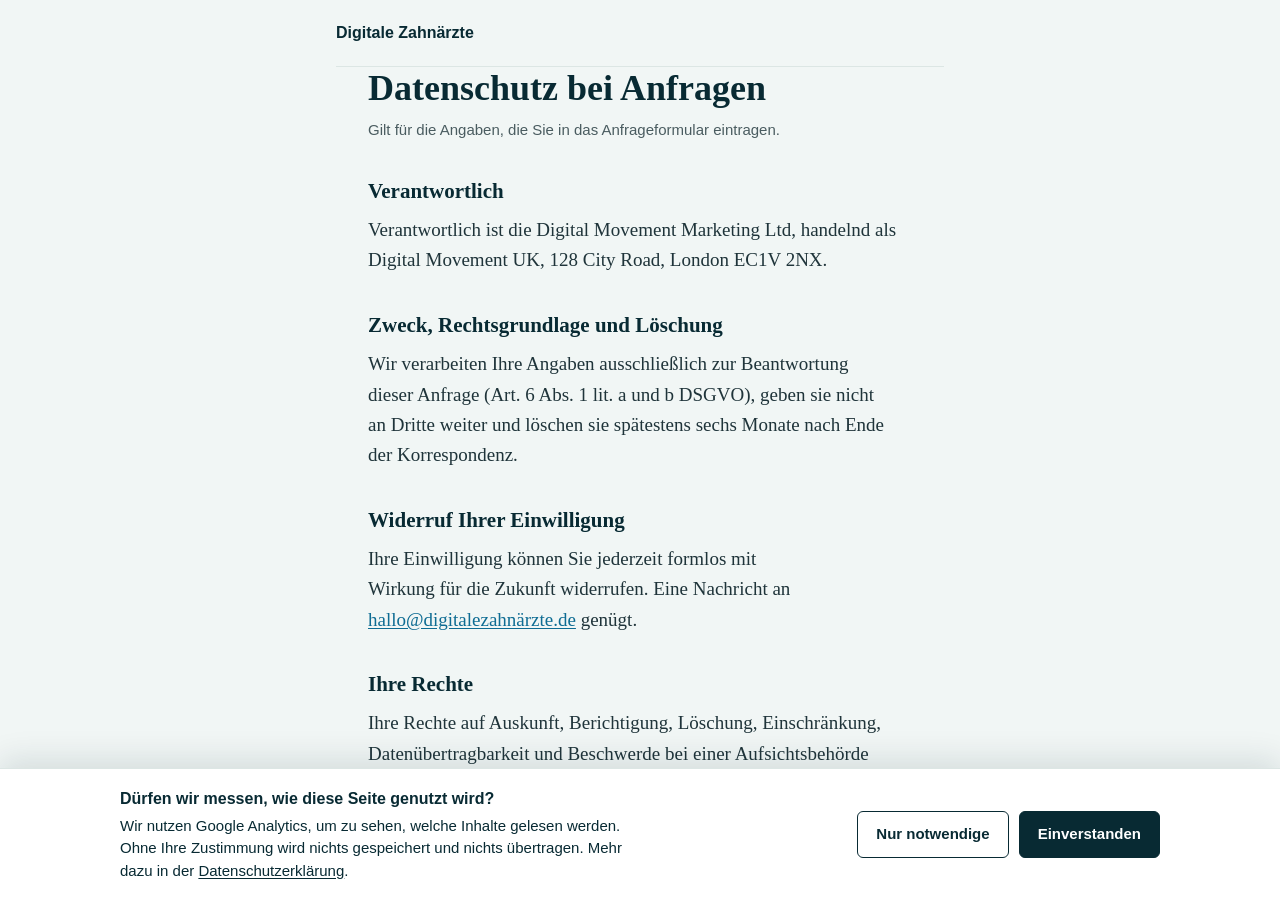
<file: einfache-seite/datenschutz-anfrage.html>
<!doctype html>
<html lang="de">
<head>
<meta charset="utf-8">
<meta name="viewport" content="width=device-width, initial-scale=1">
<title>Datenschutz bei Anfragen | Digitale Zahnärzte</title>
<meta name="description" content="Wie Digitale Zahnärzte die Angaben aus dem Anfrageformular verarbeitet: Zweck, Rechtsgrundlage, Löschfrist, Widerruf und Ihre Rechte.">
<meta name="robots" content="noindex,follow">
<script>
/* Gleicher localStorage-Key wie die Hauptseite, damit die Theme-Wahl
   erhalten bleibt. Laeuft vor dem ersten Rendern. */
(function () {
  var KEY = "dm-dental-theme";
  var saved = null;
  try { saved = localStorage.getItem(KEY); } catch (e) {}
  document.documentElement.setAttribute("data-theme", saved === "dark" ? "dark" : "light");
})();
</script>
<style>
:root{
  --papier:#F1F6F5;
  --weiss:#FFFFFF;
  --linie:#DCE6E4;
  --rand-text:#4A5C60;
  --text:#1F343A;
  --tinte:#082A33;
  --blau:#0E6C93;
  --blau-tief:#0B5F58;

  --serif:Charter,"Bitstream Charter","Sitka Text",Cambria,Georgia,serif;
  --sans:-apple-system,"Segoe UI",Roboto,"Helvetica Neue",Arial,sans-serif;
  --mass:38rem;
}
:root[data-theme="dark"]{
  --papier:#082A33;
  --weiss:#0F3846;
  --linie:#1C4552;
  --rand-text:#9FB8BB;
  --text:#D7E4E3;
  --tinte:#F1F6F5;
  --blau:#22C3D6;
  --blau-tief:#6FE0EE;
}

*,*::before,*::after{box-sizing:border-box}
html{-webkit-text-size-adjust:100%}

body{
  margin:0;
  background:var(--papier);
  color:var(--text);
  font-family:var(--serif);
  font-size:19px;
  line-height:1.6;
  hyphens:auto;
  -webkit-hyphens:auto;
  overflow-wrap:break-word;
}

.huelle{
  max-width:var(--mass);
  margin:0 auto;
  padding:0 32px;
}

h1,h2{color:var(--tinte);font-weight:700;margin:0;hyphens:manual;-webkit-hyphens:manual;text-wrap:balance}
h1{font-size:36px;line-height:1.2;margin-bottom:8px}
h2{font-size:21px;line-height:1.3;margin:36px 0 10px}

p{margin:0 0 16px;text-wrap:pretty}
p:last-child{margin-bottom:0}

a{color:var(--blau);text-decoration:underline;text-underline-offset:2px}
a:hover{color:var(--blau-tief)}
:focus-visible{outline:2px solid var(--blau);outline-offset:2px}

.kopf{
  padding:20px 0;
  border-bottom:1px solid var(--linie);
  font-family:var(--sans);
  font-size:16px;
}
.wortmarke{font-weight:700;color:var(--tinte);text-decoration:none}

main{padding:48px 0 72px}

.stand{
  font-family:var(--sans);
  font-size:15px;
  color:var(--rand-text);
  margin-bottom:32px;
}

.zurueck{
  font-family:var(--sans);
  font-size:16px;
  margin-top:40px;
  padding-top:24px;
  border-top:1px solid var(--linie);
}

@media (max-width:759px){
  body{font-size:18px}
  .huelle{padding:0 20px}
  h1{font-size:30px}
  h2{font-size:20px}
  main{padding:36px 0 56px}
}
</style>
<!-- Consent Mode v2 + GA4-Loader, geteilt von allen Seiten. Laedt gtag.js
     erst nach Einwilligung; ohne Einwilligung geht nichts an Google. -->
<script src="/assets/js/dm-consent.js"></script>
<script src="/assets/js/dm-tracking.js" defer></script>
</head>
<body>

<div class="kopf huelle">
  <a class="wortmarke" href="index.html">Digitale Zahnärzte</a>
</div>

<main class="huelle">

  <h1>Datenschutz bei Anfragen</h1>
  <p class="stand">Gilt für die Angaben, die Sie in das Anfrageformular eintragen.</p>

  <h2>Verantwortlich</h2>
  <p>Verantwortlich ist die Digital Movement Marketing Ltd, handelnd als Digital Movement UK, 128 City Road, London EC1V 2NX.</p>

  <h2>Zweck, Rechtsgrundlage und Löschung</h2>
  <p>Wir verarbeiten Ihre Angaben ausschließlich zur Beantwortung dieser Anfrage (Art. 6 Abs. 1 lit. a und b DSGVO), geben sie nicht an Dritte weiter und löschen sie spätestens sechs Monate nach Ende der Korrespondenz.</p>

  <h2>Widerruf Ihrer Einwilligung</h2>
  <p>Ihre Einwilligung können Sie jederzeit formlos mit Wirkung für die Zukunft widerrufen. Eine Nachricht an <a href="mailto:hallo@digitalezahnärzte.de">hallo@digitalezahnärzte.de</a> genügt.</p>

  <h2>Ihre Rechte</h2>
  <p>Ihre Rechte auf Auskunft, Berichtigung, Löschung, Einschränkung, Datenübertragbarkeit und Beschwerde bei einer Aufsichtsbehörde sowie alle weiteren Angaben finden Sie in der <a href="/datenschutz.html">Datenschutzerklärung</a>.</p>

  <p class="zurueck"><a href="index.html">Zurück zur Seite</a> · <a href="/datenschutz.html">Datenschutzerklärung</a> · <a href="/impressum.html">Impressum</a></p>

</main>

</body>
</html>
</file>
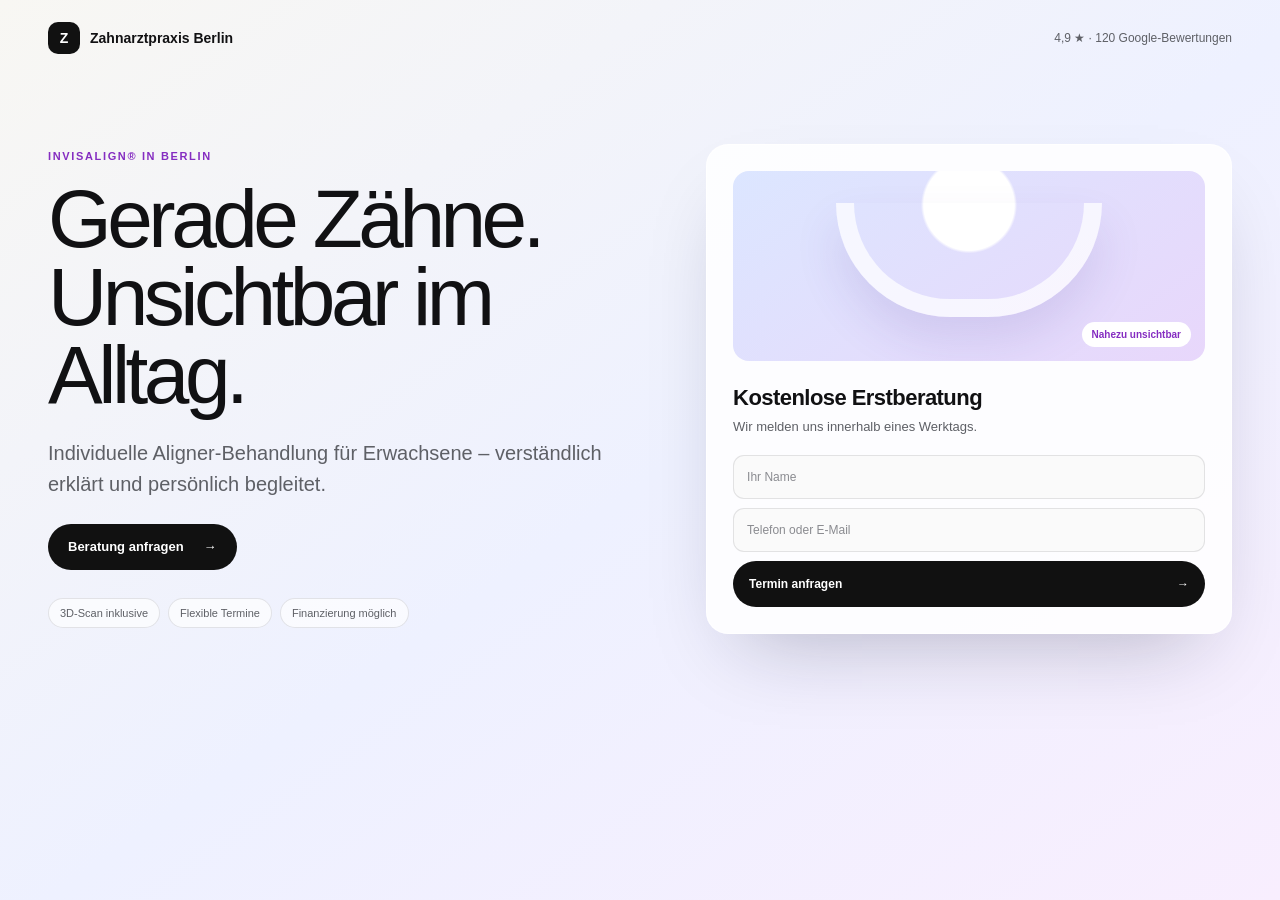
<file: assets/demo/invisalign-berlin.html>
<!doctype html>
<html lang="de">
<head>
  <meta charset="utf-8">
  <meta name="viewport" content="width=device-width, initial-scale=1"><meta name="robots" content="noindex,follow"/>
  <title>Invisalign Berlin – Beispiel einer Behandlungsseite</title>
  <style>
    :root { --ink:#111113; --soft:#5e6066; --line:rgba(17,17,19,.1); --purple:#852dc1; --paper:#fff; }
    * { box-sizing:border-box; }
    body { margin:0; color:var(--ink); background:linear-gradient(145deg,#f8f7f3 0%,#eef1ff 52%,#f8eefe 100%); font-family:-apple-system,BlinkMacSystemFont,"Segoe UI",sans-serif; }
    .page { min-height:100vh; padding:22px clamp(20px,4vw,48px) 38px; }
    nav { display:flex; align-items:center; justify-content:space-between; gap:20px; }
    .brand { display:flex; align-items:center; gap:10px; font-size:14px; font-weight:700; }
    .brand i { width:32px; height:32px; display:grid; place-items:center; border-radius:10px; color:#fff; background:#111; font-style:normal; }
    .trust { color:var(--soft); font-size:12px; }
    .layout { min-height:540px; display:grid; grid-template-columns:minmax(0,1.05fr) minmax(320px,.95fr); gap:clamp(28px,6vw,80px); align-items:center; padding-top:clamp(54px,8vw,90px); }
    .eyebrow { margin:0 0 18px; color:var(--purple); font-size:11px; font-weight:700; letter-spacing:.15em; text-transform:uppercase; }
    h1 { max-width:680px; margin:0; font-size:clamp(46px,7vw,82px); font-weight:500; line-height:.95; letter-spacing:-.055em; }
    .lead { max-width:600px; margin:24px 0; color:var(--soft); font-size:clamp(16px,2vw,20px); line-height:1.55; }
    .button { min-height:46px; display:inline-flex; align-items:center; gap:20px; padding:0 20px; border-radius:999px; color:#fff; background:#111; font-size:13px; font-weight:650; text-decoration:none; }
    .facts { display:flex; flex-wrap:wrap; gap:8px; margin-top:28px; }
    .facts span { padding:8px 11px; border:1px solid var(--line); border-radius:999px; background:rgba(255,255,255,.65); color:var(--soft); font-size:11px; }
    .panel { padding:26px; border:1px solid rgba(255,255,255,.8); border-radius:22px; background:rgba(255,255,255,.86); box-shadow:0 38px 80px -34px rgba(20,20,50,.28); }
    .visual { position:relative; min-height:190px; display:grid; place-items:center; overflow:hidden; border-radius:16px; background:radial-gradient(circle at 50% 18%,#fff 0 16%,transparent 17%),linear-gradient(145deg,#dce6ff,#e8d7fb); }
    .visual::before { width:230px; height:96px; content:""; border:18px solid rgba(255,255,255,.72); border-top:0; border-radius:0 0 140px 140px; transform:translateY(-6px); box-shadow:0 24px 45px rgba(88,61,155,.13); }
    .visual span { position:absolute; right:14px; bottom:14px; padding:7px 10px; border-radius:999px; background:#fff; color:var(--purple); font-size:10px; font-weight:700; }
    .panel h2 { margin:24px 0 6px; font-size:22px; font-weight:600; letter-spacing:-.025em; }
    .panel p { margin:0 0 18px; color:var(--soft); font-size:13px; line-height:1.5; }
    .fields { display:grid; gap:9px; }
    .field { min-height:44px; display:flex; align-items:center; padding:0 13px; border:1px solid var(--line); border-radius:11px; color:#8a8b90; background:#fafafa; font-size:12px; }
    .submit { min-height:46px; display:flex; align-items:center; justify-content:space-between; padding:0 16px; border-radius:999px; color:#fff; background:#111; font-size:12px; font-weight:700; }
    @media (max-width:680px) {
      .page { padding:18px; }
      .trust { display:none; }
      .layout { grid-template-columns:1fr; padding-top:42px; text-align:center; }
      h1 { font-size:48px; }
      .lead { margin-inline:auto; }
      .facts { justify-content:center; }
      .panel { padding:18px; text-align:left; }
    }
  </style>
</head>
<body>
  <div class="page">
    <nav>
      <div class="brand"><i>Z</i><span>Zahnarztpraxis Berlin</span></div>
      <div class="trust">4,9 ★ · 120 Google-Bewertungen</div>
    </nav>
    <main class="layout">
      <section>
        <p class="eyebrow">Invisalign® in Berlin</p>
        <h1>Gerade Zähne. Unsichtbar im Alltag.</h1>
        <p class="lead">Individuelle Aligner-Behandlung für Erwachsene – verständlich erklärt und persönlich begleitet.</p>
        <a class="button" href="#anfrage">Beratung anfragen <span>→</span></a>
        <div class="facts"><span>3D-Scan inklusive</span><span>Flexible Termine</span><span>Finanzierung möglich</span></div>
      </section>
      <aside class="panel" id="anfrage">
        <div class="visual" aria-hidden="true"><span>Nahezu unsichtbar</span></div>
        <h2>Kostenlose Erstberatung</h2>
        <p>Wir melden uns innerhalb eines Werktags.</p>
        <div class="fields" aria-label="Beispiel eines Kontaktformulars">
          <div class="field">Ihr Name</div>
          <div class="field">Telefon oder E-Mail</div>
          <div class="submit"><span>Termin anfragen</span><span>→</span></div>
        </div>
      </aside>
    </main>
  </div>
</body>
</html>
</file>
<file: bartels/_next/static/chunks/2wxl91eikxqcg.css>
@font-face{font-family:Fraunces;font-style:normal;font-weight:100 900;font-display:swap;src:url(../media/85fcf895b86d74a6-s.3pdm20a023wv-.woff2)format("woff2");unicode-range:U+102-103,U+110-111,U+128-129,U+168-169,U+1A0-1A1,U+1AF-1B0,U+300-301,U+303-304,U+308-309,U+323,U+329,U+1EA0-1EF9,U+20AB}@font-face{font-family:Fraunces;font-style:normal;font-weight:100 900;font-display:swap;src:url(../media/5307092570128b5a-s.p.16191ingcc7md.woff2)format("woff2");unicode-range:U+100-2BA,U+2BD-2C5,U+2C7-2CC,U+2CE-2D7,U+2DD-2FF,U+304,U+308,U+329,U+1D00-1DBF,U+1E00-1E9F,U+1EF2-1EFF,U+2020,U+20A0-20AB,U+20AD-20C0,U+2113,U+2C60-2C7F,U+A720-A7FF}@font-face{font-family:Fraunces;font-style:normal;font-weight:100 900;font-display:swap;src:url(../media/b67966e0b83b2cd0-s.p.0fuf3937kiol3.woff2)format("woff2");unicode-range:U+??,U+131,U+152-153,U+2BB-2BC,U+2C6,U+2DA,U+2DC,U+304,U+308,U+329,U+2000-206F,U+20AC,U+2122,U+2191,U+2193,U+2212,U+2215,U+FEFF,U+FFFD}@font-face{font-family:Fraunces Fallback;src:local(Times New Roman);ascent-override:84.71%;descent-override:22.09%;line-gap-override:0.0%;size-adjust:115.45%}.fraunces_c9dbb6f5-module__aiUiFW__className{font-family:Fraunces,Fraunces Fallback;font-style:normal}.fraunces_c9dbb6f5-module__aiUiFW__variable{--font-fraunces:"Fraunces", "Fraunces Fallback"}
@font-face{font-family:Instrument Sans;font-style:normal;font-weight:400 700;font-stretch:100%;font-display:swap;src:url(../media/c7f47671e39f7787-s.p.0klc_mi0-5f4_.woff2)format("woff2");unicode-range:U+100-2BA,U+2BD-2C5,U+2C7-2CC,U+2CE-2D7,U+2DD-2FF,U+304,U+308,U+329,U+1D00-1DBF,U+1E00-1E9F,U+1EF2-1EFF,U+2020,U+20A0-20AB,U+20AD-20C0,U+2113,U+2C60-2C7F,U+A720-A7FF}@font-face{font-family:Instrument Sans;font-style:normal;font-weight:400 700;font-stretch:100%;font-display:swap;src:url(../media/f06bf9da926bae75-s.p.2874ccu1_u7jf.woff2)format("woff2");unicode-range:U+??,U+131,U+152-153,U+2BB-2BC,U+2C6,U+2DA,U+2DC,U+304,U+308,U+329,U+2000-206F,U+20AC,U+2122,U+2191,U+2193,U+2212,U+2215,U+FEFF,U+FFFD}@font-face{font-family:Instrument Sans Fallback;src:local(Arial);ascent-override:94.42%;descent-override:24.33%;line-gap-override:0.0%;size-adjust:102.74%}.instrument_sans_a4793e37-module__kjK-cW__className{font-family:Instrument Sans,Instrument Sans Fallback;font-style:normal}.instrument_sans_a4793e37-module__kjK-cW__variable{--font-instrument:"Instrument Sans", "Instrument Sans Fallback"}
@font-face{font-family:IBM Plex Mono;font-style:normal;font-weight:400;font-display:swap;src:url(../media/e390973e931a41c5-s.0rgnxg2b64rzs.woff2)format("woff2");unicode-range:U+460-52F,U+1C80-1C8A,U+20B4,U+2DE0-2DFF,U+A640-A69F,U+FE2E-FE2F}@font-face{font-family:IBM Plex Mono;font-style:normal;font-weight:400;font-display:swap;src:url(../media/59b15b4bcd7b1eb5-s.2vemzm0itqzfy.woff2)format("woff2");unicode-range:U+301,U+400-45F,U+490-491,U+4B0-4B1,U+2116}@font-face{font-family:IBM Plex Mono;font-style:normal;font-weight:400;font-display:swap;src:url(../media/e532fa1b9921e1cd-s.3cb5lpr2l6xud.woff2)format("woff2");unicode-range:U+102-103,U+110-111,U+128-129,U+168-169,U+1A0-1A1,U+1AF-1B0,U+300-301,U+303-304,U+308-309,U+323,U+329,U+1EA0-1EF9,U+20AB}@font-face{font-family:IBM Plex Mono;font-style:normal;font-weight:400;font-display:swap;src:url(../media/2fe89d53234c61d4-s.p.1u30mmyq6lnsd.woff2)format("woff2");unicode-range:U+100-2BA,U+2BD-2C5,U+2C7-2CC,U+2CE-2D7,U+2DD-2FF,U+304,U+308,U+329,U+1D00-1DBF,U+1E00-1E9F,U+1EF2-1EFF,U+2020,U+20A0-20AB,U+20AD-20C0,U+2113,U+2C60-2C7F,U+A720-A7FF}@font-face{font-family:IBM Plex Mono;font-style:normal;font-weight:400;font-display:swap;src:url(../media/99e609270109b47d-s.p.40sczeszzbjw1.woff2)format("woff2");unicode-range:U+??,U+131,U+152-153,U+2BB-2BC,U+2C6,U+2DA,U+2DC,U+304,U+308,U+329,U+2000-206F,U+20AC,U+2122,U+2191,U+2193,U+2212,U+2215,U+FEFF,U+FFFD}@font-face{font-family:IBM Plex Mono;font-style:normal;font-weight:500;font-display:swap;src:url(../media/5e05ae5b48faa55e-s.1yd4_i3e35931.woff2)format("woff2");unicode-range:U+460-52F,U+1C80-1C8A,U+20B4,U+2DE0-2DFF,U+A640-A69F,U+FE2E-FE2F}@font-face{font-family:IBM Plex Mono;font-style:normal;font-weight:500;font-display:swap;src:url(../media/a7afbb44bec2bb18-s.1qc6dx89jd2qv.woff2)format("woff2");unicode-range:U+301,U+400-45F,U+490-491,U+4B0-4B1,U+2116}@font-face{font-family:IBM Plex Mono;font-style:normal;font-weight:500;font-display:swap;src:url(../media/02263ebadd758ea4-s.29yke99gs9qpn.woff2)format("woff2");unicode-range:U+102-103,U+110-111,U+128-129,U+168-169,U+1A0-1A1,U+1AF-1B0,U+300-301,U+303-304,U+308-309,U+323,U+329,U+1EA0-1EF9,U+20AB}@font-face{font-family:IBM Plex Mono;font-style:normal;font-weight:500;font-display:swap;src:url(../media/68757d6cddeff913-s.p.1i-sca43-qwng.woff2)format("woff2");unicode-range:U+100-2BA,U+2BD-2C5,U+2C7-2CC,U+2CE-2D7,U+2DD-2FF,U+304,U+308,U+329,U+1D00-1DBF,U+1E00-1E9F,U+1EF2-1EFF,U+2020,U+20A0-20AB,U+20AD-20C0,U+2113,U+2C60-2C7F,U+A720-A7FF}@font-face{font-family:IBM Plex Mono;font-style:normal;font-weight:500;font-display:swap;src:url(../media/effe91970fc4db64-s.p.0oace-s_gkfks.woff2)format("woff2");unicode-range:U+??,U+131,U+152-153,U+2BB-2BC,U+2C6,U+2DA,U+2DC,U+304,U+308,U+329,U+2000-206F,U+20AC,U+2122,U+2191,U+2193,U+2212,U+2215,U+FEFF,U+FFFD}@font-face{font-family:IBM Plex Mono Fallback;src:local(Arial);ascent-override:76.16%;descent-override:20.43%;line-gap-override:0.0%;size-adjust:134.59%}.ibm_plex_mono_a987cf9a-module__QMZ1oW__className{font-family:IBM Plex Mono,IBM Plex Mono Fallback;font-style:normal}.ibm_plex_mono_a987cf9a-module__QMZ1oW__variable{--font-plex-mono:"IBM Plex Mono", "IBM Plex Mono Fallback"}
@layer properties{@supports (((-webkit-hyphens:none)) and (not (margin-trim:inline))) or ((-moz-orient:inline) and (not (color:rgb(from red r g b)))){*,:before,:after,::backdrop{--tw-translate-x:0;--tw-translate-y:0;--tw-translate-z:0;--tw-rotate-x:initial;--tw-rotate-y:initial;--tw-rotate-z:initial;--tw-skew-x:initial;--tw-skew-y:initial;--tw-scroll-snap-strictness:proximity;--tw-space-y-reverse:0;--tw-border-style:solid;--tw-leading:initial;--tw-font-weight:initial;--tw-tracking:initial;--tw-ordinal:initial;--tw-slashed-zero:initial;--tw-numeric-figure:initial;--tw-numeric-spacing:initial;--tw-numeric-fraction:initial;--tw-shadow:0 0 #0000;--tw-shadow-color:initial;--tw-shadow-alpha:100%;--tw-inset-shadow:0 0 #0000;--tw-inset-shadow-color:initial;--tw-inset-shadow-alpha:100%;--tw-ring-color:initial;--tw-ring-shadow:0 0 #0000;--tw-inset-ring-color:initial;--tw-inset-ring-shadow:0 0 #0000;--tw-ring-inset:initial;--tw-ring-offset-width:0px;--tw-ring-offset-color:#fff;--tw-ring-offset-shadow:0 0 #0000;--tw-outline-style:solid;--tw-blur:initial;--tw-brightness:initial;--tw-contrast:initial;--tw-grayscale:initial;--tw-hue-rotate:initial;--tw-invert:initial;--tw-opacity:initial;--tw-saturate:initial;--tw-sepia:initial;--tw-drop-shadow:initial;--tw-drop-shadow-color:initial;--tw-drop-shadow-alpha:100%;--tw-drop-shadow-size:initial;--tw-backdrop-blur:initial;--tw-backdrop-brightness:initial;--tw-backdrop-contrast:initial;--tw-backdrop-grayscale:initial;--tw-backdrop-hue-rotate:initial;--tw-backdrop-invert:initial;--tw-backdrop-opacity:initial;--tw-backdrop-saturate:initial;--tw-backdrop-sepia:initial;--tw-duration:initial;--tw-ease:initial}}}@layer theme{:root,:host{--font-sans:var(--font-instrument), "Helvetica Neue", Arial, sans-serif;--font-mono:var(--font-plex-mono), ui-monospace, "SF Mono", monospace;--color-stone-50:#fafaf9;--color-white:#fff;--spacing:.25rem;--font-weight-light:300;--font-weight-normal:400;--font-weight-medium:500;--font-weight-semibold:600;--tracking-normal:0em;--radius-xs:.25rem;--radius-sm:.5rem;--radius-md:.75rem;--radius-lg:1rem;--radius-xl:1.5rem;--ease-in-out:cubic-bezier(.4, 0, .2, 1);--default-transition-duration:.15s;--default-transition-timing-function:cubic-bezier(.4, 0, .2, 1);--default-font-family:var(--font-sans);--default-mono-font-family:var(--font-mono);--color-ink-950:#100e0a;--color-ink-900:#17150f;--color-ink-850:#1c1913;--color-ink-800:#211d16;--color-ink-700:#2e2920;--color-ink-600:#40392c;--color-ivory-50:#fbf8f2;--color-ivory-100:#f5f0e6;--color-ivory-200:#ebe4d6;--color-ivory-300:#d9d0bd;--color-ivory-400:#b9ad95;--color-text-900:#1a1712;--color-text-800:#2b261e;--color-text-700:#3a342a;--color-text-500:#6b6355;--color-onink-50:#f6f1e7;--color-onink-100:#e6dfd1;--color-onink-300:#c3baa6;--color-onink-500:#8b8271;--color-rust-50:#fbf2eb;--color-rust-600:#b85209;--color-rust-700:#9a4408;--color-ember:#da532c;--color-lamp-200:#f2c79a;--color-lamp-300:#e8a56a;--color-lamp-400:#d98a45;--color-open-600:#2f6b4a;--color-open-300:#7fc49b;--color-error-700:#8e1f14;--font-display:var(--font-fraunces), "Iowan Old Style", Georgia, serif;--text-display:clamp(2.5rem, 1.2rem + 5.6vw, 6rem);--text-display--line-height:.96;--text-display--letter-spacing:-.028em;--text-display--font-weight:300;--text-h1:clamp(2.25rem, 1.45rem + 3.6vw, 4.5rem);--text-h1--line-height:1.02;--text-h1--letter-spacing:-.024em;--text-h1--font-weight:300;--text-h2:clamp(1.75rem, 1.2rem + 2.4vw, 3.125rem);--text-h2--line-height:1.08;--text-h2--letter-spacing:-.02em;--text-h2--font-weight:300;--text-h3:clamp(1.375rem, 1.14rem + 1vw, 2rem);--text-h3--line-height:1.18;--text-h3--letter-spacing:-.014em;--text-h3--font-weight:400;--text-h4:clamp(1.125rem, 1.05rem + .35vw, 1.3125rem);--text-h4--line-height:1.3;--text-h4--letter-spacing:-.006em;--text-h4--font-weight:500;--text-lead:clamp(1.125rem, 1.02rem + .45vw, 1.4375rem);--text-lead--line-height:1.5;--text-lead--letter-spacing:-.006em;--text-body:clamp(1rem, .97rem + .14vw, 1.0625rem);--text-body--line-height:1.68;--text-small:.875rem;--text-small--line-height:1.55;--text-micro:.75rem;--text-micro--line-height:1.2;--text-micro--letter-spacing:.16em;--text-micro--font-weight:500;--tracking-caps:.16em;--spacing-gutter:clamp(1.5rem, 1.05rem + 2vw, 3rem);--spacing-section:clamp(3.5rem, 1.6rem + 6.2vw, 9.5rem);--spacing-section-tight:clamp(3rem, 1.9rem + 3.4vw, 5.5rem);--container-page:82.5rem;--container-prose:40rem;--container-measure:30rem;--radius-pill:999px;--shadow-panel:0 1px 2px #100e0a24, 0 12px 28px -12px #100e0a66, 0 40px 80px -40px #100e0a8c;--ease-settle:cubic-bezier(.16, .84, .24, 1);--ease-calm:cubic-bezier(.32, .72, 0, 1);--ease-dwell:cubic-bezier(.65, 0, .35, 1);--duration-quick:.24s;--duration-calm:.52s;--duration-slow:.9s}@supports (color:lab(0% 0 0)){:root,:host{--color-stone-50:lab(98.2686% -.0991821 .364304)}}}@layer base{*,:after,:before,::backdrop{box-sizing:border-box;border:0 solid;margin:0;padding:0}::file-selector-button{box-sizing:border-box;border:0 solid;margin:0;padding:0}html,:host{-webkit-text-size-adjust:100%;tab-size:4;line-height:1.5;font-family:var(--default-font-family,-apple-system, BlinkMacSystemFont, "Segoe UI", Roboto, "Helvetica Neue", "Noto Sans", Arial, sans-serif, "Apple Color Emoji", "Segoe UI Emoji", "Segoe UI Symbol", "Noto Color Emoji");font-feature-settings:var(--default-font-feature-settings,normal);font-variation-settings:var(--default-font-variation-settings,normal);-webkit-tap-highlight-color:transparent}hr{height:0;color:inherit;border-top-width:1px}abbr:where([title]){-webkit-text-decoration:underline dotted;text-decoration:underline dotted}h1,h2,h3,h4,h5,h6{font-size:inherit;font-weight:inherit}a{color:inherit;-webkit-text-decoration:inherit;-webkit-text-decoration:inherit;-webkit-text-decoration:inherit;-webkit-text-decoration:inherit;text-decoration:inherit}b,strong{font-weight:bolder}code,kbd,samp,pre{font-family:var(--default-mono-font-family,ui-monospace, SFMono-Regular, Menlo, Monaco, Consolas, "Liberation Mono", "Courier New", monospace);font-feature-settings:var(--default-mono-font-feature-settings,normal);font-variation-settings:var(--default-mono-font-variation-settings,normal);font-size:1em}small{font-size:80%}sub,sup{vertical-align:baseline;font-size:75%;line-height:0;position:relative}sub{bottom:-.25em}sup{top:-.5em}table{text-indent:0;border-color:inherit;border-collapse:collapse}:-moz-focusring:where(:not(iframe)){outline:auto}progress{vertical-align:baseline}summary{display:list-item}ol,ul,menu{list-style:none}img,svg,video,canvas,audio,iframe,embed,object{vertical-align:middle;display:block}img,video{max-width:100%;height:auto}button,input,select,optgroup,textarea{font:inherit;font-feature-settings:inherit;font-variation-settings:inherit;letter-spacing:inherit;color:inherit;opacity:1;background-color:#0000;border-radius:0}::file-selector-button{font:inherit;font-feature-settings:inherit;font-variation-settings:inherit;letter-spacing:inherit;color:inherit;opacity:1;background-color:#0000;border-radius:0}:where(select:is([multiple],[size])) optgroup{font-weight:bolder}:where(select:is([multiple],[size])) optgroup option{padding-inline-start:20px}::file-selector-button{margin-inline-end:4px}::placeholder{opacity:1}@supports (not ((-webkit-appearance:-apple-pay-button))) or (contain-intrinsic-size:1px){::placeholder{color:currentColor}@supports (color:color-mix(in lab, red, red)){::placeholder{color:color-mix(in oklab, currentcolor 50%, transparent)}}}textarea{resize:vertical}::-webkit-search-decoration{-webkit-appearance:none}::-webkit-date-and-time-value{min-height:1lh;text-align:inherit}::-webkit-datetime-edit{display:inline-flex}::-webkit-datetime-edit-fields-wrapper{padding:0}::-webkit-datetime-edit{padding-block:0}::-webkit-datetime-edit-year-field{padding-block:0}::-webkit-datetime-edit-month-field{padding-block:0}::-webkit-datetime-edit-day-field{padding-block:0}::-webkit-datetime-edit-hour-field{padding-block:0}::-webkit-datetime-edit-minute-field{padding-block:0}::-webkit-datetime-edit-second-field{padding-block:0}::-webkit-datetime-edit-millisecond-field{padding-block:0}::-webkit-datetime-edit-meridiem-field{padding-block:0}::-webkit-calendar-picker-indicator{line-height:1}:-moz-ui-invalid{box-shadow:none}button,input:where([type=button],[type=reset],[type=submit]){appearance:button}::file-selector-button{appearance:button}::-webkit-inner-spin-button{height:auto}::-webkit-outer-spin-button{height:auto}[hidden]:where(:not([hidden=until-found])){display:none!important}html{scroll-behavior:smooth;-webkit-text-size-adjust:100%;scroll-padding-top:6.5rem}body{background-color:var(--color-ivory-50);color:var(--color-text-700);font-family:var(--font-sans);font-size:var(--text-body);font-feature-settings:"kern", "liga", "calt";text-rendering:optimizelegibility;line-height:1.68}h1,h2,h3{font-family:var(--font-display);color:var(--color-text-900);font-optical-sizing:auto;text-wrap:balance}p{text-wrap:pretty}:focus-visible{outline:2px solid var(--color-rust-600);outline-offset:3px;border-radius:2px}.on-ink :focus-visible,.on-ink:focus-visible{outline-color:var(--color-lamp-300)}::selection{background-color:var(--color-rust-600);color:#fff}.on-ink ::selection{background-color:var(--color-lamp-300);color:var(--color-ink-950)}input,textarea,select,button{font:inherit;color:inherit}select{appearance:none}::placeholder{color:var(--color-text-500);opacity:1}}@layer components{.u-container{width:100%;max-width:var(--container-page);padding-inline:var(--spacing-gutter);margin-inline:auto}.u-section{padding-block:var(--spacing-section)}.u-section-tight{padding-block:var(--spacing-section-tight)}.act-ink{background-color:var(--color-ink-900);color:var(--color-onink-100);isolation:isolate;position:relative}.act-ink h1,.act-ink h2,.act-ink h3{color:var(--color-onink-50)}.act-ink-deep{background-color:var(--color-ink-950);color:var(--color-onink-100)}.act-ink-deep h1,.act-ink-deep h2,.act-ink-deep h3{color:var(--color-onink-50)}.act-ivory{background-color:var(--color-ivory-50);color:var(--color-text-700)}.act-ivory-band{background-color:var(--color-ivory-100);color:var(--color-text-700)}.lamp-glow{pointer-events:none;z-index:0;filter:blur(8px);background:radial-gradient(closest-side,#e8a56a38,#e8a56a17 45%,#e8a56a00 78%);position:absolute}.lamp-glow-soft{background:radial-gradient(closest-side,#e8a56a21,#e8a56a0d 50%,#e8a56a00 80%)}.grain:after{content:"";z-index:1;pointer-events:none;opacity:.035;mix-blend-mode:overlay;background-image:url("data:image/svg+xml,%3Csvg xmlns='http://www.w3.org/2000/svg' width='180' height='180'%3E%3Cfilter id='n'%3E%3CfeTurbulence type='fractalNoise' baseFrequency='0.82' numOctaves='3' stitchTiles='stitch'/%3E%3C/filter%3E%3Crect width='180' height='180' filter='url(%23n)'/%3E%3C/svg%3E");position:absolute;inset:0}.u-rule{border:0;border-top:1px solid var(--color-ivory-300)}.on-ink .u-rule,.act-ink .u-rule,.act-ink-deep .u-rule{border-top-color:var(--color-ink-700)}.u-sectionlead{color:var(--color-text-500)}.act-ink .u-sectionlead,.act-ink-deep .u-sectionlead,.on-ink .u-sectionlead{color:var(--color-onink-300)}.u-eyebrow{font-family:var(--font-mono);font-size:var(--text-micro);letter-spacing:var(--tracking-caps);text-transform:uppercase;color:var(--color-rust-700);font-weight:500}.act-ink .u-eyebrow,.act-ink-deep .u-eyebrow,.on-ink .u-eyebrow{color:var(--color-lamp-300)}.u-prose{max-width:var(--container-prose)}.u-measure{max-width:var(--container-measure)}[data-reveal]{opacity:0;transition:opacity var(--duration-slow) var(--ease-settle), transform var(--duration-slow) var(--ease-settle);transition-delay:var(--reveal-delay,0s);transform:translateY(14px)}[data-reveal][data-shown=true]{opacity:1;transform:none}.u-link{color:inherit;transition:background-size var(--duration-quick) var(--ease-calm);background-image:linear-gradient(currentColor,currentColor);background-position:0 100%;background-repeat:no-repeat;background-size:0% 1px;padding-bottom:1px;text-decoration:none}.u-link:hover,.u-link:focus-visible{background-size:100% 1px}}@layer utilities{.pointer-events-none{pointer-events:none}.collapse{visibility:collapse}.invisible{visibility:hidden}.visible{visibility:visible}.sr-only{clip-path:inset(50%);white-space:nowrap;border-width:0;width:1px;height:1px;margin:-1px;padding:0;position:absolute;overflow:hidden}.absolute{position:absolute}.fixed{position:fixed}.relative{position:relative}.static{position:static}.sticky{position:sticky}.inset-0{inset:0}.-inset-x-12{inset-inline:calc(var(--spacing) * -12)}.inset-x-0{inset-inline:0}.inset-y-0{inset-block:0}.-top-20{top:calc(var(--spacing) * -20)}.-top-40{top:calc(var(--spacing) * -40)}.-top-\[12\%\]{top:-12%}.-top-\[24\%\]{top:-24%}.-top-\[32\%\]{top:-32%}.top-0{top:0}.top-1\/2{top:50%}.top-26{top:calc(var(--spacing) * 26)}.-right-24{right:calc(var(--spacing) * -24)}.-right-\[16\%\]{right:-16%}.-right-\[20\%\]{right:-20%}.right-0{right:0}.right-4{right:calc(var(--spacing) * 4)}.-bottom-28{bottom:calc(var(--spacing) * -28)}.-bottom-56{bottom:calc(var(--spacing) * -56)}.-bottom-\[18\%\]{bottom:-18%}.-bottom-\[26\%\]{bottom:-26%}.-bottom-\[36\%\]{bottom:-36%}.-left-32{left:calc(var(--spacing) * -32)}.-left-48{left:calc(var(--spacing) * -48)}.-left-\[16\%\]{left:-16%}.-left-\[18\%\]{left:-18%}.-left-\[24\%\]{left:-24%}.left-0{left:0}.left-1\/2{left:50%}.left-\[38\%\]{left:38%}.isolate{isolation:isolate}.-z-10{z-index:calc(10 * -1)}.z-0{z-index:0}.z-10{z-index:10}.z-40{z-index:40}.z-\[1\]{z-index:1}.z-\[2\]{z-index:2}.container{width:100%}@media (min-width:40rem){.container{max-width:40rem}}@media (min-width:48rem){.container{max-width:48rem}}@media (min-width:64rem){.container{max-width:64rem}}@media (min-width:80rem){.container{max-width:80rem}}@media (min-width:96rem){.container{max-width:96rem}}.mx-1{margin-inline:var(--spacing)}.mx-\[calc\(var\(--spacing-gutter\)\*-1\)\]{margin-inline:calc(var(--spacing-gutter) * -1)}.mx-auto{margin-inline:auto}.my-9{margin-block:calc(var(--spacing) * 9)}.mt-1{margin-top:var(--spacing)}.mt-1\.5{margin-top:calc(var(--spacing) * 1.5)}.mt-2{margin-top:calc(var(--spacing) * 2)}.mt-2\.5{margin-top:calc(var(--spacing) * 2.5)}.mt-3{margin-top:calc(var(--spacing) * 3)}.mt-4{margin-top:calc(var(--spacing) * 4)}.mt-5{margin-top:calc(var(--spacing) * 5)}.mt-6{margin-top:calc(var(--spacing) * 6)}.mt-7{margin-top:calc(var(--spacing) * 7)}.mt-8{margin-top:calc(var(--spacing) * 8)}.mt-9{margin-top:calc(var(--spacing) * 9)}.mt-10{margin-top:calc(var(--spacing) * 10)}.mt-12{margin-top:calc(var(--spacing) * 12)}.mt-14{margin-top:calc(var(--spacing) * 14)}.mt-16{margin-top:calc(var(--spacing) * 16)}.mt-24{margin-top:calc(var(--spacing) * 24)}.mt-px{margin-top:1px}.mb-2\.5{margin-bottom:calc(var(--spacing) * 2.5)}.mb-4{margin-bottom:calc(var(--spacing) * 4)}.mb-5{margin-bottom:calc(var(--spacing) * 5)}.mb-10{margin-bottom:calc(var(--spacing) * 10)}.ml-auto{margin-left:auto}.block{display:block}.flex{display:flex}.grid{display:grid}.hidden{display:none}.inline{display:inline}.inline-block{display:inline-block}.inline-flex{display:inline-flex}.table{display:table}.aspect-square{aspect-ratio:1}.size-36{width:calc(var(--spacing) * 36);height:calc(var(--spacing) * 36)}.h-1\.5{height:calc(var(--spacing) * 1.5)}.h-2{height:calc(var(--spacing) * 2)}.h-2\.5{height:calc(var(--spacing) * 2.5)}.h-6{height:calc(var(--spacing) * 6)}.h-7{height:calc(var(--spacing) * 7)}.h-9{height:calc(var(--spacing) * 9)}.h-11{height:calc(var(--spacing) * 11)}.h-16{height:calc(var(--spacing) * 16)}.h-\[20rem\]{height:20rem}.h-\[26rem\]{height:26rem}.h-\[28rem\]{height:28rem}.h-\[30rem\]{height:30rem}.h-\[32rem\]{height:32rem}.h-\[34rem\]{height:34rem}.h-\[40rem\]{height:40rem}.h-\[46rem\]{height:46rem}.h-\[48rem\]{height:48rem}.h-\[64svh\]{height:64svh}.h-auto{height:auto}.h-full{height:100%}.h-px{height:1px}.min-h-full{min-height:100%}.w-1\.5{width:calc(var(--spacing) * 1.5)}.w-2{width:calc(var(--spacing) * 2)}.w-2\.5{width:calc(var(--spacing) * 2.5)}.w-6{width:calc(var(--spacing) * 6)}.w-9{width:calc(var(--spacing) * 9)}.w-10{width:calc(var(--spacing) * 10)}.w-11{width:calc(var(--spacing) * 11)}.w-\[11\.5rem\]{width:11.5rem}.w-\[17rem\]{width:17rem}.w-\[26rem\]{width:26rem}.w-\[30rem\]{width:30rem}.w-\[32rem\]{width:32rem}.w-\[34rem\]{width:34rem}.w-\[40rem\]{width:40rem}.w-\[46rem\]{width:46rem}.w-\[48rem\]{width:48rem}.w-\[64rem\]{width:64rem}.w-\[calc\(var\(--spacing-gutter\)\*2\)\]{width:calc(var(--spacing-gutter) * 2)}.w-\[min\(68rem\,124\%\)\]{width:min(68rem,124%)}.w-\[var\(--spacing-gutter\)\]{width:var(--spacing-gutter)}.w-auto{width:auto}.w-full{width:100%}.max-w-\[21rem\]{max-width:21rem}.max-w-\[24rem\]{max-width:24rem}.max-w-\[26rem\]{max-width:26rem}.max-w-\[32rem\]{max-width:32rem}.max-w-\[38rem\]{max-width:38rem}.max-w-\[42rem\]{max-width:42rem}.max-w-\[44rem\]{max-width:44rem}.max-w-\[46ch\]{max-width:46ch}.max-w-\[58ch\]{max-width:58ch}.max-w-\[var\(--container-prose\)\]{max-width:var(--container-prose)}.min-w-0{min-width:0}.min-w-\[2\.9rem\]{min-width:2.9rem}.flex-1{flex:1}.shrink-0{flex-shrink:0}.-translate-x-1\/2{--tw-translate-x:calc(calc(1 / 2 * 100%) * -1);translate:var(--tw-translate-x) var(--tw-translate-y)}.-translate-y-1\/2{--tw-translate-y:calc(calc(1 / 2 * 100%) * -1);translate:var(--tw-translate-x) var(--tw-translate-y)}.transform{transform:var(--tw-rotate-x,) var(--tw-rotate-y,) var(--tw-rotate-z,) var(--tw-skew-x,) var(--tw-skew-y,)}.cursor-pointer{cursor:pointer}.resize{resize:both}.resize-y{resize:vertical}.snap-x{scroll-snap-type:x var(--tw-scroll-snap-strictness)}.snap-mandatory{--tw-scroll-snap-strictness:mandatory}.snap-start{scroll-snap-align:start}.\[scroll-padding-inline-start\:var\(--spacing-gutter\)\]{scroll-padding-inline-start:var(--spacing-gutter)}.\[scrollbar-width\:none\]{scrollbar-width:none}.list-none{list-style-type:none}.appearance-none{appearance:none}.grid-cols-2{grid-template-columns:repeat(2,minmax(0,1fr))}.grid-cols-\[2rem_1fr\]{grid-template-columns:2rem 1fr}.flex-col{flex-direction:column}.flex-wrap{flex-wrap:wrap}.items-baseline{align-items:baseline}.items-center{align-items:center}.items-start{align-items:flex-start}.justify-between{justify-content:space-between}.justify-center{justify-content:center}.gap-1{gap:var(--spacing)}.gap-1\.5{gap:calc(var(--spacing) * 1.5)}.gap-2{gap:calc(var(--spacing) * 2)}.gap-2\.5{gap:calc(var(--spacing) * 2.5)}.gap-3{gap:calc(var(--spacing) * 3)}.gap-3\.5{gap:calc(var(--spacing) * 3.5)}.gap-4{gap:calc(var(--spacing) * 4)}.gap-5{gap:calc(var(--spacing) * 5)}.gap-6{gap:calc(var(--spacing) * 6)}.gap-7{gap:calc(var(--spacing) * 7)}.gap-8{gap:calc(var(--spacing) * 8)}.gap-10{gap:calc(var(--spacing) * 10)}.gap-14{gap:calc(var(--spacing) * 14)}:where(.space-y-3>:not(:last-child)){--tw-space-y-reverse:0;margin-block-start:calc(calc(var(--spacing) * 3) * var(--tw-space-y-reverse));margin-block-end:calc(calc(var(--spacing) * 3) * calc(1 - var(--tw-space-y-reverse)))}:where(.space-y-4>:not(:last-child)){--tw-space-y-reverse:0;margin-block-start:calc(calc(var(--spacing) * 4) * var(--tw-space-y-reverse));margin-block-end:calc(calc(var(--spacing) * 4) * calc(1 - var(--tw-space-y-reverse)))}:where(.space-y-5>:not(:last-child)){--tw-space-y-reverse:0;margin-block-start:calc(calc(var(--spacing) * 5) * var(--tw-space-y-reverse));margin-block-end:calc(calc(var(--spacing) * 5) * calc(1 - var(--tw-space-y-reverse)))}:where(.space-y-8>:not(:last-child)){--tw-space-y-reverse:0;margin-block-start:calc(calc(var(--spacing) * 8) * var(--tw-space-y-reverse));margin-block-end:calc(calc(var(--spacing) * 8) * calc(1 - var(--tw-space-y-reverse)))}:where(.space-y-10>:not(:last-child)){--tw-space-y-reverse:0;margin-block-start:calc(calc(var(--spacing) * 10) * var(--tw-space-y-reverse));margin-block-end:calc(calc(var(--spacing) * 10) * calc(1 - var(--tw-space-y-reverse)))}.gap-x-4{column-gap:calc(var(--spacing) * 4)}.gap-x-5{column-gap:calc(var(--spacing) * 5)}.gap-x-6{column-gap:calc(var(--spacing) * 6)}.gap-x-8{column-gap:calc(var(--spacing) * 8)}.gap-x-10{column-gap:calc(var(--spacing) * 10)}.gap-y-4{row-gap:calc(var(--spacing) * 4)}.gap-y-11{row-gap:calc(var(--spacing) * 11)}.gap-y-12{row-gap:calc(var(--spacing) * 12)}.gap-y-20{row-gap:calc(var(--spacing) * 20)}.overflow-hidden{overflow:hidden}.overflow-x-auto{overflow-x:auto}.rounded-lg{border-radius:var(--radius-lg)}.rounded-pill{border-radius:var(--radius-pill)}.rounded-sm{border-radius:var(--radius-sm)}.rounded-xl{border-radius:var(--radius-xl)}.rounded-xs{border-radius:var(--radius-xs)}.border{border-style:var(--tw-border-style);border-width:1px}.border-0{border-style:var(--tw-border-style);border-width:0}.border-t{border-top-style:var(--tw-border-style);border-top-width:1px}.border-b{border-bottom-style:var(--tw-border-style);border-bottom-width:1px}.border-l{border-left-style:var(--tw-border-style);border-left-width:1px}.border-l-2{border-left-style:var(--tw-border-style);border-left-width:2px}.border-error-700{border-color:var(--color-error-700)}.border-error-700\/30{border-color:#8e1f144d}@supports (color:color-mix(in lab, red, red)){.border-error-700\/30{border-color:color-mix(in oklab, var(--color-error-700) 30%, transparent)}}.border-ink-600{border-color:var(--color-ink-600)}.border-ink-700{border-color:var(--color-ink-700)}.border-ink-800{border-color:var(--color-ink-800)}.border-ivory-200{border-color:var(--color-ivory-200)}.border-ivory-300{border-color:var(--color-ivory-300)}.border-ivory-400{border-color:var(--color-ivory-400)}.border-lamp-300\/15{border-color:#e8a56a26}@supports (color:color-mix(in lab, red, red)){.border-lamp-300\/15{border-color:color-mix(in oklab, var(--color-lamp-300) 15%, transparent)}}.border-lamp-300\/25{border-color:#e8a56a40}@supports (color:color-mix(in lab, red, red)){.border-lamp-300\/25{border-color:color-mix(in oklab, var(--color-lamp-300) 25%, transparent)}}.border-lamp-300\/40{border-color:#e8a56a66}@supports (color:color-mix(in lab, red, red)){.border-lamp-300\/40{border-color:color-mix(in oklab, var(--color-lamp-300) 40%, transparent)}}.bg-ink-850{background-color:var(--color-ink-850)}.bg-ink-900{background-color:var(--color-ink-900)}.bg-ink-900\/70{background-color:#17150fb3}@supports (color:color-mix(in lab, red, red)){.bg-ink-900\/70{background-color:color-mix(in oklab, var(--color-ink-900) 70%, transparent)}}.bg-ivory-50{background-color:var(--color-ivory-50)}.bg-ivory-50\/95{background-color:#fbf8f2f2}@supports (color:color-mix(in lab, red, red)){.bg-ivory-50\/95{background-color:color-mix(in oklab, var(--color-ivory-50) 95%, transparent)}}.bg-ivory-100{background-color:var(--color-ivory-100)}.bg-lamp-300{background-color:var(--color-lamp-300)}.bg-onink-500{background-color:var(--color-onink-500)}.bg-open-300{background-color:var(--color-open-300)}.bg-rust-50{background-color:var(--color-rust-50)}.bg-rust-600{background-color:var(--color-rust-600)}.bg-rust-700{background-color:var(--color-rust-700)}.bg-transparent{background-color:#0000}.bg-\[linear-gradient\(to_left\,var\(--color-ink-950\)_0\%\,var\(--color-ink-950\)_25\%\,transparent_100\%\)\]{background-image:linear-gradient(to left,var(--color-ink-950) 0%,var(--color-ink-950) 25%,transparent 100%)}.bg-\[linear-gradient\(to_right\,var\(--color-ink-950\)\,transparent\)\]{background-image:linear-gradient(to right,var(--color-ink-950),transparent)}.object-cover{object-fit:cover}.object-\[46\%_50\%\]{object-position:46% 50%}.p-3{padding:calc(var(--spacing) * 3)}.p-4{padding:calc(var(--spacing) * 4)}.p-6{padding:calc(var(--spacing) * 6)}.p-7{padding:calc(var(--spacing) * 7)}.p-8{padding:calc(var(--spacing) * 8)}.px-4{padding-inline:calc(var(--spacing) * 4)}.px-5{padding-inline:calc(var(--spacing) * 5)}.px-6{padding-inline:calc(var(--spacing) * 6)}.px-\[var\(--spacing-gutter\)\]{padding-inline:var(--spacing-gutter)}.py-1\.5{padding-block:calc(var(--spacing) * 1.5)}.py-2{padding-block:calc(var(--spacing) * 2)}.py-3{padding-block:calc(var(--spacing) * 3)}.py-3\.5{padding-block:calc(var(--spacing) * 3.5)}.py-4{padding-block:calc(var(--spacing) * 4)}.py-10{padding-block:calc(var(--spacing) * 10)}.pt-5{padding-top:calc(var(--spacing) * 5)}.pt-6{padding-top:calc(var(--spacing) * 6)}.pt-9{padding-top:calc(var(--spacing) * 9)}.pt-10{padding-top:calc(var(--spacing) * 10)}.pt-24{padding-top:calc(var(--spacing) * 24)}.pr-5{padding-right:calc(var(--spacing) * 5)}.pr-12{padding-right:calc(var(--spacing) * 12)}.pb-8{padding-bottom:calc(var(--spacing) * 8)}.pb-12{padding-bottom:calc(var(--spacing) * 12)}.pb-16{padding-bottom:calc(var(--spacing) * 16)}.pl-5{padding-left:calc(var(--spacing) * 5)}.text-center{text-align:center}.text-left{text-align:left}.font-display{font-family:var(--font-display)}.font-mono{font-family:var(--font-mono)}.font-sans{font-family:var(--font-sans)}.text-display{font-size:var(--text-display);line-height:var(--tw-leading,var(--text-display--line-height));letter-spacing:var(--tw-tracking,var(--text-display--letter-spacing));font-weight:var(--tw-font-weight,var(--text-display--font-weight))}.text-h1{font-size:var(--text-h1);line-height:var(--tw-leading,var(--text-h1--line-height));letter-spacing:var(--tw-tracking,var(--text-h1--letter-spacing));font-weight:var(--tw-font-weight,var(--text-h1--font-weight))}.text-h2{font-size:var(--text-h2);line-height:var(--tw-leading,var(--text-h2--line-height));letter-spacing:var(--tw-tracking,var(--text-h2--letter-spacing));font-weight:var(--tw-font-weight,var(--text-h2--font-weight))}.text-h3{font-size:var(--text-h3);line-height:var(--tw-leading,var(--text-h3--line-height));letter-spacing:var(--tw-tracking,var(--text-h3--letter-spacing));font-weight:var(--tw-font-weight,var(--text-h3--font-weight))}.text-h4{font-size:var(--text-h4);line-height:var(--tw-leading,var(--text-h4--line-height));letter-spacing:var(--tw-tracking,var(--text-h4--letter-spacing));font-weight:var(--tw-font-weight,var(--text-h4--font-weight))}.text-micro{font-size:var(--text-micro);line-height:var(--tw-leading,var(--text-micro--line-height));letter-spacing:var(--tw-tracking,var(--text-micro--letter-spacing));font-weight:var(--tw-font-weight,var(--text-micro--font-weight))}.text-lead{font-size:var(--text-lead);line-height:var(--tw-leading,var(--text-lead--line-height));letter-spacing:var(--tw-tracking,var(--text-lead--letter-spacing))}.text-body{font-size:var(--text-body);line-height:var(--tw-leading,var(--text-body--line-height))}.text-small{font-size:var(--text-small);line-height:var(--tw-leading,var(--text-small--line-height))}.text-\[0\.75rem\]{font-size:.75rem}.text-\[0\.8125rem\]{font-size:.8125rem}.text-\[0\.9375rem\]{font-size:.9375rem}.text-\[1rem\]{font-size:1rem}.text-\[clamp\(1\.875rem\,1\.2rem\+2\.4vw\,2\.875rem\)\]{font-size:clamp(1.875rem,1.2rem + 2.4vw,2.875rem)}.text-\[clamp\(2\.5rem\,1\.15rem\+3\.2vw\,3\.75rem\)\]{font-size:clamp(2.5rem,1.15rem + 3.2vw,3.75rem)}.leading-\[1\.02\]{--tw-leading:1.02;line-height:1.02}.leading-\[1\.05\]{--tw-leading:1.05;line-height:1.05}.leading-\[1\.5\]{--tw-leading:1.5;line-height:1.5}.leading-\[1\.6\]{--tw-leading:1.6;line-height:1.6}.leading-\[1\.7\]{--tw-leading:1.7;line-height:1.7}.leading-\[1\.55\]{--tw-leading:1.55;line-height:1.55}.font-light{--tw-font-weight:var(--font-weight-light);font-weight:var(--font-weight-light)}.font-medium{--tw-font-weight:var(--font-weight-medium);font-weight:var(--font-weight-medium)}.font-normal{--tw-font-weight:var(--font-weight-normal);font-weight:var(--font-weight-normal)}.font-semibold{--tw-font-weight:var(--font-weight-semibold);font-weight:var(--font-weight-semibold)}.tracking-\[-0\.02em\]{--tw-tracking:-.02em;letter-spacing:-.02em}.tracking-\[-0\.022em\]{--tw-tracking:-.022em;letter-spacing:-.022em}.tracking-\[0\.01em\]{--tw-tracking:.01em;letter-spacing:.01em}.tracking-\[0\.04em\]{--tw-tracking:.04em;letter-spacing:.04em}.tracking-\[0\.14em\]{--tw-tracking:.14em;letter-spacing:.14em}.tracking-caps{--tw-tracking:var(--tracking-caps);letter-spacing:var(--tracking-caps)}.tracking-normal{--tw-tracking:var(--tracking-normal);letter-spacing:var(--tracking-normal)}.text-balance{text-wrap:balance}.whitespace-nowrap{white-space:nowrap}.text-error-700{color:var(--color-error-700)}.text-ink-950{color:var(--color-ink-950)}.text-ivory-400{color:var(--color-ivory-400)}.text-lamp-200{color:var(--color-lamp-200)}.text-lamp-300{color:var(--color-lamp-300)}.text-onink-50{color:var(--color-onink-50)}.text-onink-100{color:var(--color-onink-100)}.text-onink-300{color:var(--color-onink-300)}.text-onink-500{color:var(--color-onink-500)}.text-open-300{color:var(--color-open-300)}.text-rust-600{color:var(--color-rust-600)}.text-rust-700{color:var(--color-rust-700)}.text-text-500{color:var(--color-text-500)}.text-text-700{color:var(--color-text-700)}.text-text-800{color:var(--color-text-800)}.text-text-900{color:var(--color-text-900)}.text-white{color:var(--color-white)}.uppercase{text-transform:uppercase}.not-italic{font-style:normal}.tabular-nums{--tw-numeric-spacing:tabular-nums;font-variant-numeric:var(--tw-ordinal,) var(--tw-slashed-zero,) var(--tw-numeric-figure,) var(--tw-numeric-spacing,) var(--tw-numeric-fraction,)}.\[font-variant-numeric\:tabular-nums\]{font-variant-numeric:tabular-nums}.no-underline{text-decoration-line:none}.antialiased{-webkit-font-smoothing:antialiased;-moz-osx-font-smoothing:grayscale}.opacity-0{opacity:0}.opacity-70{opacity:.7}.opacity-\[0\.62\]{opacity:.62}.shadow-\[var\(--shadow-panel\)\]{--tw-shadow:var(--shadow-panel);box-shadow:var(--tw-inset-shadow), var(--tw-inset-ring-shadow), var(--tw-ring-offset-shadow), var(--tw-ring-shadow), var(--tw-shadow)}.shadow-lift{--tw-shadow:0 1px 2px var(--tw-shadow-color,#100e0a0f), 0 10px 24px -14px var(--tw-shadow-color,#100e0a38);box-shadow:var(--tw-inset-shadow), var(--tw-inset-ring-shadow), var(--tw-ring-offset-shadow), var(--tw-ring-shadow), var(--tw-shadow)}.ring{--tw-ring-shadow:var(--tw-ring-inset,) 0 0 0 calc(1px + var(--tw-ring-offset-width)) var(--tw-ring-color,currentcolor);box-shadow:var(--tw-inset-shadow), var(--tw-inset-ring-shadow), var(--tw-ring-offset-shadow), var(--tw-ring-shadow), var(--tw-shadow)}.outline{outline-style:var(--tw-outline-style);outline-width:1px}.blur{--tw-blur:blur(8px);filter:var(--tw-blur,) var(--tw-brightness,) var(--tw-contrast,) var(--tw-grayscale,) var(--tw-hue-rotate,) var(--tw-invert,) var(--tw-saturate,) var(--tw-sepia,) var(--tw-drop-shadow,)}.grayscale{--tw-grayscale:grayscale(100%);filter:var(--tw-blur,) var(--tw-brightness,) var(--tw-contrast,) var(--tw-grayscale,) var(--tw-hue-rotate,) var(--tw-invert,) var(--tw-saturate,) var(--tw-sepia,) var(--tw-drop-shadow,)}.filter{filter:var(--tw-blur,) var(--tw-brightness,) var(--tw-contrast,) var(--tw-grayscale,) var(--tw-hue-rotate,) var(--tw-invert,) var(--tw-saturate,) var(--tw-sepia,) var(--tw-drop-shadow,)}.backdrop-blur{--tw-backdrop-blur:blur(8px);-webkit-backdrop-filter:var(--tw-backdrop-blur,) var(--tw-backdrop-brightness,) var(--tw-backdrop-contrast,) var(--tw-backdrop-grayscale,) var(--tw-backdrop-hue-rotate,) var(--tw-backdrop-invert,) var(--tw-backdrop-opacity,) var(--tw-backdrop-saturate,) var(--tw-backdrop-sepia,);backdrop-filter:var(--tw-backdrop-blur,) var(--tw-backdrop-brightness,) var(--tw-backdrop-contrast,) var(--tw-backdrop-grayscale,) var(--tw-backdrop-hue-rotate,) var(--tw-backdrop-invert,) var(--tw-backdrop-opacity,) var(--tw-backdrop-saturate,) var(--tw-backdrop-sepia,)}.backdrop-filter{-webkit-backdrop-filter:var(--tw-backdrop-blur,) var(--tw-backdrop-brightness,) var(--tw-backdrop-contrast,) var(--tw-backdrop-grayscale,) var(--tw-backdrop-hue-rotate,) var(--tw-backdrop-invert,) var(--tw-backdrop-opacity,) var(--tw-backdrop-saturate,) var(--tw-backdrop-sepia,);backdrop-filter:var(--tw-backdrop-blur,) var(--tw-backdrop-brightness,) var(--tw-backdrop-contrast,) var(--tw-backdrop-grayscale,) var(--tw-backdrop-hue-rotate,) var(--tw-backdrop-invert,) var(--tw-backdrop-opacity,) var(--tw-backdrop-saturate,) var(--tw-backdrop-sepia,)}.transition{transition-property:color,background-color,border-color,outline-color,text-decoration-color,fill,stroke,--tw-gradient-from,--tw-gradient-via,--tw-gradient-to,opacity,box-shadow,transform,translate,scale,rotate,filter,-webkit-backdrop-filter,backdrop-filter,display,content-visibility,overlay,pointer-events;transition-timing-function:var(--tw-ease,var(--default-transition-timing-function));transition-duration:var(--tw-duration,var(--default-transition-duration))}.transition-\[background-color\,border-color\,box-shadow\,transform\]{transition-property:background-color,border-color,box-shadow,transform;transition-timing-function:var(--tw-ease,var(--default-transition-timing-function));transition-duration:var(--tw-duration,var(--default-transition-duration))}.transition-\[background-color\,border-color\,color\,transform\]{transition-property:background-color,border-color,color,transform;transition-timing-function:var(--tw-ease,var(--default-transition-timing-function));transition-duration:var(--tw-duration,var(--default-transition-duration))}.transition-colors{transition-property:color,background-color,border-color,outline-color,text-decoration-color,fill,stroke,--tw-gradient-from,--tw-gradient-via,--tw-gradient-to;transition-timing-function:var(--tw-ease,var(--default-transition-timing-function));transition-duration:var(--tw-duration,var(--default-transition-duration))}.transition-opacity{transition-property:opacity;transition-timing-function:var(--tw-ease,var(--default-transition-timing-function));transition-duration:var(--tw-duration,var(--default-transition-duration))}.duration-\[160ms\]{--tw-duration:.16s;transition-duration:.16s}.duration-\[240ms\]{--tw-duration:.24s;transition-duration:.24s}.duration-\[520ms\]{--tw-duration:.52s;transition-duration:.52s}.duration-\[var\(--duration-calm\)\]{--tw-duration:var(--duration-calm);transition-duration:var(--duration-calm)}.ease-\[var\(--ease-calm\)\]{--tw-ease:var(--ease-calm);transition-timing-function:var(--ease-calm)}.ease-\[var\(--ease-dwell\)\]{--tw-ease:var(--ease-dwell);transition-timing-function:var(--ease-dwell)}.ease-in-out{--tw-ease:var(--ease-in-out);transition-timing-function:var(--ease-in-out)}.\[font-variation-settings\:\'SOFT\'_0\]{font-variation-settings:"SOFT" 0}.\[font-variation-settings\:\'SOFT\'_14\]{font-variation-settings:"SOFT" 14}.\[font-variation-settings\:\'SOFT\'_24\]{font-variation-settings:"SOFT" 24}@media (hover:hover){.group-hover\:-translate-y-0\.5:is(:where(.group):hover *){--tw-translate-y:calc(var(--spacing) * -.5);translate:var(--tw-translate-x) var(--tw-translate-y)}.group-hover\:border-rust-600:is(:where(.group):hover *){border-color:var(--color-rust-600)}.group-hover\:bg-rust-50:is(:where(.group):hover *){background-color:var(--color-rust-50)}.group-hover\:shadow-lift:is(:where(.group):hover *){--tw-shadow:0 1px 2px var(--tw-shadow-color,#100e0a0f), 0 10px 24px -14px var(--tw-shadow-color,#100e0a38);box-shadow:var(--tw-inset-shadow), var(--tw-inset-ring-shadow), var(--tw-ring-offset-shadow), var(--tw-ring-shadow), var(--tw-shadow)}}.peer-checked\:opacity-100:is(:where(.peer):checked~*){opacity:1}.first\:border-t:first-child{border-top-style:var(--tw-border-style);border-top-width:1px}.first\:border-l-0:first-child{border-left-style:var(--tw-border-style);border-left-width:0}.first\:border-lamp-300\/15:first-child{border-color:#e8a56a26}@supports (color:color-mix(in lab, red, red)){.first\:border-lamp-300\/15:first-child{border-color:color-mix(in oklab, var(--color-lamp-300) 15%, transparent)}}.first\:pl-0:first-child{padding-left:0}.last\:pr-0:last-child{padding-right:0}.checked\:border-rust-700:checked{border-color:var(--color-rust-700)}.checked\:bg-rust-700:checked{background-color:var(--color-rust-700)}@media (hover:hover){.hover\:border-lamp-300:hover{border-color:var(--color-lamp-300)}.hover\:border-rust-600:hover{border-color:var(--color-rust-600)}.hover\:border-text-500:hover{border-color:var(--color-text-500)}.hover\:bg-ember:hover{background-color:var(--color-ember)}.hover\:bg-lamp-200:hover{background-color:var(--color-lamp-200)}.hover\:text-lamp-200:hover{color:var(--color-lamp-200)}.hover\:text-onink-50:hover{color:var(--color-onink-50)}.hover\:text-rust-700:hover{color:var(--color-rust-700)}}.focus\:not-sr-only:focus{clip-path:none;white-space:normal;width:auto;height:auto;margin:0;padding:0;position:static;overflow:visible}.focus\:fixed:focus{position:fixed}.focus\:top-4:focus{top:calc(var(--spacing) * 4)}.focus\:left-4:focus{left:calc(var(--spacing) * 4)}.focus\:z-\[100\]:focus{z-index:100}.focus\:rounded-md:focus{border-radius:var(--radius-md)}.focus\:bg-rust-700:focus{background-color:var(--color-rust-700)}.focus\:px-4:focus{padding-inline:calc(var(--spacing) * 4)}.focus\:py-2:focus{padding-block:calc(var(--spacing) * 2)}.focus\:text-white:focus{color:var(--color-white)}.focus-visible\:bg-ember:focus-visible{background-color:var(--color-ember)}.focus-visible\:bg-lamp-200:focus-visible{background-color:var(--color-lamp-200)}.focus-visible\:text-onink-50:focus-visible{color:var(--color-onink-50)}.active\:translate-y-px:active{--tw-translate-y:1px;translate:var(--tw-translate-x) var(--tw-translate-y)}.disabled\:cursor-progress:disabled{cursor:progress}.data-\[active\=true\]\:opacity-100[data-active=true]{opacity:1}@media not all and (min-width:48rem){.max-md\:min-h-\[23rem\]{min-height:23rem}}@media (min-width:40rem){.sm\:mt-12{margin-top:calc(var(--spacing) * 12)}.sm\:mt-14{margin-top:calc(var(--spacing) * 14)}.sm\:h-8{height:calc(var(--spacing) * 8)}.sm\:h-\[4\.5rem\]{height:4.5rem}.sm\:grid-cols-2{grid-template-columns:repeat(2,minmax(0,1fr))}.sm\:grid-cols-3{grid-template-columns:repeat(3,minmax(0,1fr))}.sm\:flex-row{flex-direction:row}.sm\:items-baseline{align-items:baseline}.sm\:justify-between{justify-content:space-between}.sm\:justify-start{justify-content:flex-start}.sm\:p-7{padding:calc(var(--spacing) * 7)}.sm\:p-8{padding:calc(var(--spacing) * 8)}.sm\:pt-12{padding-top:calc(var(--spacing) * 12)}}@media (min-width:48rem){.md\:sr-only{clip-path:inset(50%);white-space:nowrap;border-width:0;width:1px;height:1px;margin:-1px;padding:0;position:absolute;overflow:hidden}.md\:mt-20{margin-top:calc(var(--spacing) * 20)}.md\:block{display:block}.md\:flex{display:flex}.md\:hidden{display:none}.md\:inline-flex{display:inline-flex}.md\:aspect-\[16\/7\]{aspect-ratio:16/7}.md\:grid-cols-\[minmax\(0\,1\.18fr\)_minmax\(0\,1fr\)\]{grid-template-columns:minmax(0,1.18fr) minmax(0,1fr)}.md\:flex-row{flex-direction:row}.md\:items-baseline{align-items:baseline}.md\:items-center{align-items:center}.md\:gap-0{gap:0}.md\:gap-5{gap:calc(var(--spacing) * 5)}.md\:gap-6{gap:calc(var(--spacing) * 6)}.md\:gap-x-12{column-gap:calc(var(--spacing) * 12)}.md\:rounded-none{border-radius:0}.md\:border-x-0{border-inline-style:var(--tw-border-style);border-inline-width:0}.md\:border-t{border-top-style:var(--tw-border-style);border-top-width:1px}.md\:border-b{border-bottom-style:var(--tw-border-style);border-bottom-width:1px}.md\:border-b-0{border-bottom-style:var(--tw-border-style);border-bottom-width:0}.md\:border-l-2{border-left-style:var(--tw-border-style);border-left-width:2px}.md\:border-ivory-300{border-color:var(--color-ivory-300)}.md\:border-l-transparent{border-left-color:#0000}.md\:bg-transparent{background-color:#0000}.md\:p-0{padding:0}.md\:py-5{padding-block:calc(var(--spacing) * 5)}.md\:pr-4{padding-right:calc(var(--spacing) * 4)}.md\:pl-5{padding-left:calc(var(--spacing) * 5)}.md\:transition-\[background-color\,border-color\]{transition-property:background-color,border-color;transition-timing-function:var(--tw-ease,var(--default-transition-timing-function));transition-duration:var(--tw-duration,var(--default-transition-duration))}.md\:duration-\[var\(--duration-quick\)\]{--tw-duration:var(--duration-quick);transition-duration:var(--duration-quick)}.md\:ease-\[var\(--ease-calm\)\]{--tw-ease:var(--ease-calm);transition-timing-function:var(--ease-calm)}.md\:group-data-\[active\=true\]\/row\:border-l-rust-600:is(:where(.group\/row)[data-active=true] *){border-left-color:var(--color-rust-600)}.md\:group-data-\[active\=true\]\/row\:bg-ivory-50:is(:where(.group\/row)[data-active=true] *){background-color:var(--color-ivory-50)}.md\:group-data-\[active\=true\]\/row\:text-rust-600:is(:where(.group\/row)[data-active=true] *){color:var(--color-rust-600)}.md\:group-data-\[active\=true\]\/row\:text-text-900:is(:where(.group\/row)[data-active=true] *){color:var(--color-text-900)}}@media (min-width:64rem){.lg\:sticky{position:sticky}.lg\:-top-\[34\%\]{top:-34%}.lg\:top-28{top:calc(var(--spacing) * 28)}.lg\:bottom-0{bottom:0}.lg\:left-\[2\%\]{left:2%}.lg\:col-span-2{grid-column:span 2/span 2}.lg\:col-span-4{grid-column:span 4/span 4}.lg\:col-span-5{grid-column:span 5/span 5}.lg\:col-span-6{grid-column:span 6/span 6}.lg\:col-span-7{grid-column:span 7/span 7}.lg\:col-span-8{grid-column:span 8/span 8}.lg\:col-start-1{grid-column-start:1}.lg\:col-start-3{grid-column-start:3}.lg\:col-start-6{grid-column-start:6}.lg\:col-start-8{grid-column-start:8}.lg\:col-start-9{grid-column-start:9}.lg\:row-start-1{grid-row-start:1}.lg\:mx-0{margin-inline:0}.lg\:my-12{margin-block:calc(var(--spacing) * 12)}.lg\:mt-0{margin-top:0}.lg\:mt-6{margin-top:calc(var(--spacing) * 6)}.lg\:mt-7{margin-top:calc(var(--spacing) * 7)}.lg\:mt-9{margin-top:calc(var(--spacing) * 9)}.lg\:mt-16{margin-top:calc(var(--spacing) * 16)}.lg\:mt-20{margin-top:calc(var(--spacing) * 20)}.lg\:mt-24{margin-top:calc(var(--spacing) * 24)}.lg\:mt-28{margin-top:calc(var(--spacing) * 28)}.lg\:mt-32{margin-top:calc(var(--spacing) * 32)}.lg\:mt-40{margin-top:calc(var(--spacing) * 40)}.lg\:mb-0{margin-bottom:0}.lg\:-ml-14{margin-left:calc(var(--spacing) * -14)}.lg\:ml-auto{margin-left:auto}.lg\:block{display:block}.lg\:flex{display:flex}.lg\:grid{display:grid}.lg\:hidden{display:none}.lg\:inline-block{display:inline-block}.lg\:aspect-\[3\/1\]{aspect-ratio:3}.lg\:h-\[44rem\]{height:44rem}.lg\:h-\[46rem\]{height:46rem}.lg\:h-auto{height:auto}.lg\:min-h-\[92svh\]{min-height:92svh}.lg\:w-\[44rem\]{width:44rem}.lg\:w-\[46rem\]{width:46rem}.lg\:w-px{width:1px}.lg\:max-w-\[20rem\]{max-width:20rem}.lg\:max-w-\[28rem\]{max-width:28rem}.lg\:max-w-\[44rem\]{max-width:44rem}.lg\:max-w-\[46rem\]{max-width:46rem}.lg\:max-w-\[52rem\]{max-width:52rem}.lg\:grid-cols-3{grid-template-columns:repeat(3,minmax(0,1fr))}.lg\:grid-cols-5{grid-template-columns:repeat(5,minmax(0,1fr))}.lg\:grid-cols-12{grid-template-columns:repeat(12,minmax(0,1fr))}.lg\:grid-cols-\[14rem_minmax\(0\,1fr\)\]{grid-template-columns:14rem minmax(0,1fr)}.lg\:grid-cols-\[minmax\(0\,1\.05fr\)_minmax\(0\,1fr\)\]{grid-template-columns:minmax(0,1.05fr) minmax(0,1fr)}.lg\:items-end{align-items:flex-end}.lg\:gap-8{gap:calc(var(--spacing) * 8)}.lg\:gap-16{gap:calc(var(--spacing) * 16)}.lg\:gap-20{gap:calc(var(--spacing) * 20)}.lg\:gap-x-8{column-gap:calc(var(--spacing) * 8)}.lg\:gap-x-14{column-gap:calc(var(--spacing) * 14)}.lg\:gap-x-20{column-gap:calc(var(--spacing) * 20)}.lg\:gap-x-\[var\(--spacing-gutter\)\]{column-gap:var(--spacing-gutter)}.lg\:gap-y-0{row-gap:0}.lg\:justify-self-center{justify-self:center}.lg\:border-t-0{border-top-style:var(--tw-border-style);border-top-width:0}.lg\:border-b-0{border-bottom-style:var(--tw-border-style);border-bottom-width:0}.lg\:border-l{border-left-style:var(--tw-border-style);border-left-width:1px}.lg\:border-ivory-300{border-color:var(--color-ivory-300)}.lg\:bg-ivory-200{background-color:var(--color-ivory-200)}.lg\:p-5{padding:calc(var(--spacing) * 5)}.lg\:p-8{padding:calc(var(--spacing) * 8)}.lg\:p-9{padding:calc(var(--spacing) * 9)}.lg\:p-10{padding:calc(var(--spacing) * 10)}.lg\:px-10{padding-inline:calc(var(--spacing) * 10)}.lg\:pt-0{padding-top:0}.lg\:pt-11{padding-top:calc(var(--spacing) * 11)}.lg\:pt-16{padding-top:calc(var(--spacing) * 16)}.lg\:pr-10{padding-right:calc(var(--spacing) * 10)}.lg\:pb-0{padding-bottom:0}.lg\:pb-16{padding-bottom:calc(var(--spacing) * 16)}.lg\:pl-5{padding-left:calc(var(--spacing) * 5)}.lg\:pl-10{padding-left:calc(var(--spacing) * 10)}.lg\:text-body{font-size:var(--text-body);line-height:var(--tw-leading,var(--text-body--line-height))}}@media (min-width:80rem){.xl\:mx-0{margin-inline:0}.xl\:grid{display:grid}.xl\:hidden{display:none}.xl\:inline{display:inline}.xl\:w-auto{width:auto}.xl\:grid-cols-\[1\.3fr_1fr_1\.2fr_0\.9fr\]{grid-template-columns:1.3fr 1fr 1.2fr .9fr}.xl\:grid-cols-\[38fr_27fr_23fr_48fr_38fr\]{grid-template-columns:38fr 27fr 23fr 48fr 38fr}.xl\:gap-5{gap:calc(var(--spacing) * 5)}.xl\:gap-x-16{column-gap:calc(var(--spacing) * 16)}.xl\:overflow-x-visible{overflow-x:visible}.xl\:px-0{padding-inline:0}.xl\:px-14{padding-inline:calc(var(--spacing) * 14)}.xl\:pt-12{padding-top:calc(var(--spacing) * 12)}.xl\:pt-28{padding-top:calc(var(--spacing) * 28)}.xl\:pr-14{padding-right:calc(var(--spacing) * 14)}.xl\:pb-20{padding-bottom:calc(var(--spacing) * 20)}.xl\:pl-14{padding-left:calc(var(--spacing) * 14)}}.\[\&_\.u-prose\]\:text-onink-300 .u-prose{color:var(--color-onink-300)}.\[\&\:\:-webkit-scrollbar\]\:hidden::-webkit-scrollbar{display:none}.\[\&\>\*\]\:col-start-1>*{grid-column-start:1}.\[\&\>\*\]\:row-start-1>*{grid-row-start:1}}@media (prefers-reduced-motion:reduce){html{scroll-behavior:auto}*,:before,:after{scroll-behavior:auto!important;transition-duration:.01ms!important;animation-duration:.01ms!important;animation-iteration-count:1!important}[data-reveal]{opacity:1!important;transform:none!important}}@media (max-width:640px){:root{--spacing-gutter:1.5rem;--spacing-section:3.25rem;--spacing-section-tight:2.5rem;--spacing-stack:1.75rem}h1,.m-h1{letter-spacing:-.02em;font-size:2.5rem;line-height:1.15}h2,.m-h2{letter-spacing:-.014em;font-size:1.75rem;line-height:1.2}h3,.m-h3{font-size:1.375rem;line-height:1.28}.m-lead{font-size:1.0625rem;line-height:1.5}body{font-size:1rem;line-height:1.5}.u-eyebrow{font-size:.8125rem}.m-figure{font-size:1.875rem;font-weight:700}.btn,.btn-primary,.btn-secondary{justify-content:center;width:100%;min-height:52px;font-size:.9375rem;font-weight:700}.btn-primary{border-radius:var(--radius-pill)}.btn-secondary{border-radius:.5rem}.u-card{border-width:1px;border-radius:1rem;padding:1.5rem}.m-center,.u-section>.u-container>.u-sectionhead,.u-sectionhead{text-align:center}.u-sectionhead .u-prose,.u-sectionhead .u-measure{margin-inline:auto}.m-left,.u-card,.u-card p,.u-card li,li,table{text-align:left}body{padding-bottom:env(safe-area-inset-bottom)}}@media (max-width:767px){.has-mobile-bar{padding-bottom:calc(4.75rem + env(safe-area-inset-bottom))}}@property --tw-translate-x{syntax:"*";inherits:false;initial-value:0}@property --tw-translate-y{syntax:"*";inherits:false;initial-value:0}@property --tw-translate-z{syntax:"*";inherits:false;initial-value:0}@property --tw-rotate-x{syntax:"*";inherits:false}@property --tw-rotate-y{syntax:"*";inherits:false}@property --tw-rotate-z{syntax:"*";inherits:false}@property --tw-skew-x{syntax:"*";inherits:false}@property --tw-skew-y{syntax:"*";inherits:false}@property --tw-scroll-snap-strictness{syntax:"*";inherits:false;initial-value:proximity}@property --tw-space-y-reverse{syntax:"*";inherits:false;initial-value:0}@property --tw-border-style{syntax:"*";inherits:false;initial-value:solid}@property --tw-leading{syntax:"*";inherits:false}@property --tw-font-weight{syntax:"*";inherits:false}@property --tw-tracking{syntax:"*";inherits:false}@property --tw-ordinal{syntax:"*";inherits:false}@property --tw-slashed-zero{syntax:"*";inherits:false}@property --tw-numeric-figure{syntax:"*";inherits:false}@property --tw-numeric-spacing{syntax:"*";inherits:false}@property --tw-numeric-fraction{syntax:"*";inherits:false}@property --tw-shadow{syntax:"*";inherits:false;initial-value:0 0 #0000}@property --tw-shadow-color{syntax:"*";inherits:false}@property --tw-shadow-alpha{syntax:"<percentage>";inherits:false;initial-value:100%}@property --tw-inset-shadow{syntax:"*";inherits:false;initial-value:0 0 #0000}@property --tw-inset-shadow-color{syntax:"*";inherits:false}@property --tw-inset-shadow-alpha{syntax:"<percentage>";inherits:false;initial-value:100%}@property --tw-ring-color{syntax:"*";inherits:false}@property --tw-ring-shadow{syntax:"*";inherits:false;initial-value:0 0 #0000}@property --tw-inset-ring-color{syntax:"*";inherits:false}@property --tw-inset-ring-shadow{syntax:"*";inherits:false;initial-value:0 0 #0000}@property --tw-ring-inset{syntax:"*";inherits:false}@property --tw-ring-offset-width{syntax:"<length>";inherits:false;initial-value:0}@property --tw-ring-offset-color{syntax:"*";inherits:false;initial-value:#fff}@property --tw-ring-offset-shadow{syntax:"*";inherits:false;initial-value:0 0 #0000}@property --tw-outline-style{syntax:"*";inherits:false;initial-value:solid}@property --tw-blur{syntax:"*";inherits:false}@property --tw-brightness{syntax:"*";inherits:false}@property --tw-contrast{syntax:"*";inherits:false}@property --tw-grayscale{syntax:"*";inherits:false}@property --tw-hue-rotate{syntax:"*";inherits:false}@property --tw-invert{syntax:"*";inherits:false}@property --tw-opacity{syntax:"*";inherits:false}@property --tw-saturate{syntax:"*";inherits:false}@property --tw-sepia{syntax:"*";inherits:false}@property --tw-drop-shadow{syntax:"*";inherits:false}@property --tw-drop-shadow-color{syntax:"*";inherits:false}@property --tw-drop-shadow-alpha{syntax:"<percentage>";inherits:false;initial-value:100%}@property --tw-drop-shadow-size{syntax:"*";inherits:false}@property --tw-backdrop-blur{syntax:"*";inherits:false}@property --tw-backdrop-brightness{syntax:"*";inherits:false}@property --tw-backdrop-contrast{syntax:"*";inherits:false}@property --tw-backdrop-grayscale{syntax:"*";inherits:false}@property --tw-backdrop-hue-rotate{syntax:"*";inherits:false}@property --tw-backdrop-invert{syntax:"*";inherits:false}@property --tw-backdrop-opacity{syntax:"*";inherits:false}@property --tw-backdrop-saturate{syntax:"*";inherits:false}@property --tw-backdrop-sepia{syntax:"*";inherits:false}@property --tw-duration{syntax:"*";inherits:false}@property --tw-ease{syntax:"*";inherits:false}
</file>
<file: legal.css>
/* Fonts are self-hosted, shared with the homepage design system. */
@font-face{font-family:"Inter Tight";font-style:normal;font-weight:400 900;font-display:swap;src:url("assets/fonts/inter-tight.woff2") format("woff2")}
@font-face{font-family:"Plus Jakarta Sans";font-style:normal;font-weight:400 800;font-display:swap;src:url("assets/fonts/plus-jakarta-sans.woff2") format("woff2")}
@font-face{font-family:"JetBrains Mono";font-style:normal;font-weight:400 700;font-display:swap;src:url("assets/fonts/jetbrains-mono.woff2") format("woff2")}

/* Design tokens ported verbatim from the homepage (dm-zahnarztpraxen-landing-dental-colors.html)
   so the legal pages share one palette and one day/night toggle with the rest of the site. */
:root{
  --white:#fff;
  --ink:#082a33;
  --paper:#f1f6f5;
  --blue:#0e6c93;
  --violet:#0b5f58;
  --orange:#f08a6c;
  --pink:#22c3d6;
  --yellow:#a8e6da;
  --green:#0b6b4f;
  --surface:#fff;
  --font-display-stack:"Plus Jakarta Sans",Arial,sans-serif;
  --font-body-stack:"Inter Tight",Arial,sans-serif;
  --font-mono-stack:"JetBrains Mono",monospace;
  --ease:cubic-bezier(.22,1,.36,1);
  --pad:clamp(20px,4.2vw,72px);
  --max:1440px;
}

:root[data-theme="light"]{
  --muted:#4a5c60;
  --chrome:var(--paper);
  --on-chrome:var(--ink);
  --chip-bg:var(--ink);
  --chip-fg:#fff;
  --focus-base:var(--violet);
  --focus-alt:var(--yellow);
  --line:#d7e3e1;
  --wash:#eaf5f3;
  --card-bg:#fff;
  --header-bg:rgb(241 246 245 / 90%);
  --hero-chip-bg:rgb(255 255 255 / 88%);
  --hero-blob-a:radial-gradient(circle,rgb(255 255 255 / 94%),rgb(34 195 214 / 20%) 63%,transparent 72%);
  --hero-blob-b:radial-gradient(circle,rgb(11 95 88 / 24%),rgb(14 108 147 / 16%) 66%,transparent 73%);
}

:root[data-theme="dark"]{
  --muted:#9fb8bb;
  --chrome:var(--ink);
  --on-chrome:#fff;
  --chip-bg:#fff;
  --chip-fg:var(--ink);
  --focus-base:var(--pink);
  --focus-alt:var(--violet);
  --line:rgb(255 255 255 / 16%);
  --wash:rgb(255 255 255 / 6%);
  --card-bg:#0d3944;
  --header-bg:rgb(8 42 51 / 88%);
  --hero-chip-bg:rgb(255 255 255 / 14%);
  --hero-blob-a:radial-gradient(circle,rgb(34 195 214 / 30%),transparent 72%);
  --hero-blob-b:radial-gradient(circle,rgb(240 138 108 / 22%),transparent 73%);
}

*{box-sizing:border-box}
html{scroll-behavior:smooth;scroll-padding-top:112px;background:var(--chrome)}
body{margin:0;color:var(--on-chrome);background:var(--chrome);font-family:var(--font-body-stack);font-size:17px;line-height:1.58;-webkit-font-smoothing:antialiased;overflow-x:hidden;transition:background .25s ease,color .25s ease}
body.menu-open{overflow:hidden}
a{color:inherit;text-underline-offset:4px}
img,svg{display:block;max-width:100%}
button{font:inherit}
:focus-visible{outline:3px solid var(--focus-base);outline-offset:4px}
::selection{background:var(--pink);color:var(--ink)}
.skip{position:fixed;left:18px;top:-80px;z-index:1000;padding:12px 18px;border-radius:8px;background:var(--chip-bg);color:var(--chip-fg)}
.skip:focus{top:14px}
.container{width:min(100%,var(--max));margin-inline:auto;padding-inline:var(--pad)}
.scroll-progress{position:fixed;inset:0 0 auto;z-index:200;height:3px;pointer-events:none}
.scroll-progress span{display:block;width:100%;height:100%;transform:scaleX(0);transform-origin:left;background:linear-gradient(90deg,var(--pink),var(--violet),var(--blue),var(--orange));will-change:transform}
.top-strip{position:fixed;inset:0 0 auto;z-index:110;height:32px;display:flex;align-items:center;justify-content:center;gap:26px;padding:0 18px;background:var(--chip-bg);color:var(--chip-fg);font-size:11px;transition:background .25s ease,color .25s ease}
.top-strip span{font-weight:600}.top-strip a{color:inherit;opacity:.72;text-decoration:none}.top-strip a:hover{opacity:1}.top-strip b{margin-left:4px;font-size:13px}

.site-header{position:fixed;inset:32px 0 auto;z-index:100;height:64px;background:var(--header-bg);border-bottom:1px solid var(--line);backdrop-filter:blur(18px);color:var(--on-chrome);transition:background .25s ease,box-shadow .25s ease,border-color .25s ease}
.site-header.scrolled{box-shadow:0 10px 34px rgba(4,16,20,.16)}
.nav-wrap{position:relative;height:100%;display:flex;align-items:center;gap:22px;padding-inline:22px}
.brand-lockup{display:inline-flex;align-items:flex-end;gap:12px;white-space:nowrap;text-decoration:none;color:var(--on-chrome)}
.dz-wordmark{font-family:var(--font-display-stack);font-size:21px;font-weight:400;line-height:.94;letter-spacing:-.045em}.dz-wordmark span{font-weight:400}.dz-wordmark b{font-weight:700}
.powered{display:inline-flex;flex-direction:column;align-items:flex-start;gap:2px;padding-bottom:0;color:var(--muted);font-family:var(--font-mono-stack);font-size:9px;font-weight:600;line-height:1;letter-spacing:.1em;text-transform:uppercase}
.powered img{width:auto;height:20px;object-fit:contain}
/* Theme-paired wordmark artwork, same pattern as the homepage: two <img>,
   toggled by [data-theme] rather than prefers-color-scheme, so the mark
   always follows this page's own toggle rather than the OS setting. */
.logo-swap{display:contents}
.logo-swap img[data-logo]{display:none}
:root[data-theme="light"] .logo-swap img[data-logo="light"]{display:block}
:root[data-theme="dark"] .logo-swap img[data-logo="dark"]{display:block}
.nav-links{position:absolute;left:50%;display:flex;align-items:center;gap:30px;transform:translateX(-50%);font-size:14px}
.nav-links a{white-space:nowrap;text-decoration:none;color:var(--on-chrome)}.nav-links a:hover,.nav-links a[aria-current="page"]{text-decoration:underline;text-underline-offset:4px}
.header-actions{margin-left:auto;display:flex;align-items:center;gap:12px}
.btn{display:inline-flex;align-items:center;justify-content:center;gap:9px;min-height:42px;padding:8px 18px;border:1px solid var(--chip-bg);border-radius:999px;background:var(--chip-bg);color:var(--chip-fg);font-weight:500;text-decoration:none;transition:transform .2s ease,background .2s ease,color .2s ease,border-color .2s ease}
.btn:hover{transform:translateY(-2px);background:var(--chrome);color:var(--chip-bg)}
.nav-cta{font-size:14px}
.mobile-cta,.menu-btn{display:none}
.menu-btn{width:44px;height:44px;border:0;border-radius:50%;background:var(--chip-bg);padding:8px;cursor:pointer;box-shadow:0 7px 20px rgba(4,16,20,.18)}
.menu-btn span{display:block;width:20px;height:1.5px;margin:5px auto;background:var(--chip-fg);transition:transform .22s ease}.menu-open .menu-btn span:first-child{transform:translateY(3.25px) rotate(45deg)}.menu-open .menu-btn span:last-child{transform:translateY(-3.25px) rotate(-45deg)}

/* Theme toggle — identical component and behaviour to the homepage. */
.theme-toggle{display:grid;flex:0 0 auto;width:42px;height:42px;place-items:center;border:1px solid var(--line);border-radius:999px;background:var(--card-bg);color:var(--on-chrome);cursor:pointer;transition:background .2s ease,border-color .2s ease,transform .15s ease}
.theme-toggle:hover{border-color:var(--violet)}
.theme-toggle:active{transform:scale(.94)}
.theme-toggle__icon{display:none}
:root[data-theme="light"] .theme-toggle__icon--sun{display:block}
:root[data-theme="dark"] .theme-toggle__icon--moon{display:block}

.legal-hero{position:relative;min-height:100svh;display:grid;place-items:center;padding:132px 0 90px;overflow:hidden;isolation:isolate;background:linear-gradient(150deg,var(--paper) 8%,var(--yellow) 54%,var(--pink) 100%);transition:background .3s ease}
:root[data-theme="dark"] .legal-hero{background:linear-gradient(150deg,var(--ink) 8%,var(--violet) 54%,var(--blue) 100%)}
.legal-hero::before,.legal-hero::after{content:"";position:absolute;z-index:-2;border-radius:50%;filter:blur(4px);opacity:.62;animation:float 13s ease-in-out infinite alternate}
.legal-hero::before{width:min(56vw,780px);aspect-ratio:1;left:-18%;top:7%;background:var(--hero-blob-a)}
.legal-hero::after{width:min(46vw,620px);aspect-ratio:1;right:-7%;top:18%;background:var(--hero-blob-b);animation-delay:-4s}
.hero-dissolve{position:absolute;inset:auto 0 0;z-index:-1;height:210px;background:linear-gradient(180deg,rgb(241 246 245 / 0%),var(--chrome) 68%,var(--chrome))}
.legal-hero-inner{display:flex;flex-direction:column;align-items:center;text-align:center}
.hero-icon{width:72px;height:72px;display:grid;place-items:center;margin-bottom:38px;border-radius:18px;background:var(--hero-chip-bg);color:var(--on-chrome);box-shadow:0 2px 5px rgba(4,16,20,.14)}
.hero-icon svg{width:46px;height:46px}
.eyebrow{display:flex;align-items:center;justify-content:center;gap:8px;margin:0 0 24px;font-family:var(--font-mono-stack);font-size:13px;font-weight:600;letter-spacing:.04em;color:var(--on-chrome)}
.eyebrow::before{content:"";width:8px;height:8px;border-radius:50%;background:var(--pink)}
.legal-hero h1{max-width:1050px;margin:0;font-family:var(--font-display-stack);font-size:clamp(64px,9vw,132px);font-weight:400;line-height:.88;letter-spacing:-.07em;text-wrap:balance;color:var(--on-chrome)}
.hero-copy{max-width:720px;margin:30px auto 0;font-size:clamp(18px,2vw,25px);line-height:1.36;letter-spacing:-.02em;text-wrap:balance;color:var(--on-chrome)}
.hero-meta{width:min(100%,800px);display:grid;grid-template-columns:repeat(3,1fr);margin-top:48px;border:1px solid rgb(255 255 255 / 38%);border-radius:18px;background:rgb(255 255 255 / 20%);backdrop-filter:blur(16px);overflow:hidden}
.hero-meta div{min-height:102px;display:flex;flex-direction:column;align-items:center;justify-content:center;gap:5px;padding:18px;border-right:1px solid rgb(255 255 255 / 30%)}.hero-meta div:last-child{border-right:0}
.hero-meta strong{font-size:17px;font-weight:500;color:var(--on-chrome)}.hero-meta span{color:var(--on-chrome);opacity:.72;font-size:12px}

.legal-main{padding:105px 0 150px;background:var(--chrome);transition:background .25s ease}
.legal-grid{display:grid;grid-template-columns:minmax(190px,.48fr) minmax(0,1.52fr);gap:clamp(60px,8vw,140px);align-items:start}
.legal-toc{position:sticky;top:126px;padding-top:4px}
.legal-toc p{margin:0 0 18px;font-family:var(--font-mono-stack);font-size:12px;font-weight:600;text-transform:uppercase;letter-spacing:.08em;color:var(--on-chrome)}
.legal-toc nav{display:flex;flex-direction:column;border-top:1px solid var(--on-chrome)}
.legal-toc a{display:block;padding:13px 0;border-bottom:1px solid var(--line);color:var(--muted);font-size:13px;text-decoration:none;transition:color .18s,padding-left .18s}.legal-toc a:hover,.legal-toc a.active{padding-left:7px;color:var(--on-chrome)}
.legal-article{max-width:900px}
.legal-intro{margin-bottom:48px;padding:30px;border:1px solid var(--line);border-radius:18px;background:var(--wash)}
.legal-intro h2{margin:0 0 13px;font-family:var(--font-display-stack);font-size:clamp(28px,3vw,40px);font-weight:400;line-height:1.06;letter-spacing:-.04em;color:var(--on-chrome)}
.legal-intro p{margin:0;color:var(--on-chrome)}.legal-intro p+p{margin-top:10px}
.legal-section{padding:48px 0;border-top:1px solid var(--line);scroll-margin-top:118px}
.legal-section:first-of-type{border-top:0}
.section-no{display:block;margin-bottom:14px;font-family:var(--font-mono-stack);color:var(--muted);font-size:12px;font-weight:600;letter-spacing:.08em}
.legal-section h2{max-width:780px;margin:0 0 20px;font-family:var(--font-display-stack);font-size:clamp(29px,3.3vw,46px);font-weight:400;line-height:1.05;letter-spacing:-.045em;text-wrap:balance;color:var(--on-chrome)}
.legal-section h3{margin:29px 0 10px;font-family:var(--font-display-stack);font-size:19px;font-weight:500;letter-spacing:-.02em;color:var(--on-chrome)}
.legal-section p{max-width:800px;margin:0 0 15px;color:var(--on-chrome)}.legal-section p:last-child{margin-bottom:0}
.legal-section ul{max-width:800px;margin:14px 0 0;padding:0;list-style:none;border-top:1px solid var(--line)}
.legal-section li{position:relative;padding:13px 0 13px 24px;border-bottom:1px solid var(--line);color:var(--on-chrome)}.legal-section li::before{content:"";position:absolute;left:2px;top:24px;width:7px;height:7px;border-radius:50%;background:var(--pink)}
.legal-section address{font-style:normal;color:var(--on-chrome)}
.legal-section a{font-weight:500;text-decoration:underline;text-decoration-color:var(--line)}
.legal-card{display:grid;grid-template-columns:1fr 1fr;gap:1px;margin-top:24px;border:1px solid var(--line);border-radius:18px;background:var(--line);overflow:hidden}
.legal-card>div{padding:24px;background:var(--card-bg)}.legal-card small{display:block;margin-bottom:8px;font-family:var(--font-mono-stack);color:var(--muted);font-size:11px;font-weight:600;letter-spacing:.08em;text-transform:uppercase}.legal-card strong{display:block;font-size:18px;font-weight:500;color:var(--on-chrome)}.legal-card span{display:block;margin-top:5px;color:var(--muted);font-size:14px}
.warning{margin:25px 0 0;padding:22px 24px;border-left:3px solid var(--pink);border-radius:0 14px 14px 0;background:var(--wash)}.warning strong{display:block;margin-bottom:5px;color:var(--on-chrome)}.warning p{margin:0;font-size:15px;color:var(--on-chrome)}
.legal-updated{display:flex;align-items:center;justify-content:space-between;gap:20px;margin-top:22px;padding-top:22px;border-top:1px solid var(--line);color:var(--muted);font-size:13px}.legal-updated a{color:var(--on-chrome);font-weight:500}

.site-footer{padding:80px 0 25px;background:var(--chrome);border-top:1px solid var(--line);transition:background .25s ease}
.footer-top{display:grid;grid-template-columns:1.5fr 1fr 1fr;gap:55px;padding-bottom:65px}
.footer-lockup{gap:14px}.footer-lockup .dz-wordmark{font-size:29px}.footer-lockup .powered{font-size:8px}.footer-lockup .powered img{width:180px}
.footer-brand p{max-width:360px;margin:25px 0;color:var(--muted);font-size:14px}
.footer-col h2{margin:0 0 20px;font-family:var(--font-mono-stack);font-size:13px;font-weight:600;color:var(--on-chrome)}.footer-col a,.footer-col span{display:block;margin:0 0 11px;color:var(--muted);font-size:14px}.footer-col a:hover{color:var(--on-chrome)}
.footer-bottom{display:flex;align-items:center;justify-content:space-between;gap:30px;padding-top:22px;border-top:1px solid var(--line);color:var(--muted);font-size:12px}.footer-bottom nav{display:flex;gap:20px}.footer-bottom a[aria-current="page"]{color:var(--on-chrome);font-weight:500}
.reveal{opacity:0;transform:translateY(24px);transition:opacity .65s ease,transform .65s cubic-bezier(.22,1,.36,1)}.reveal.visible{opacity:1;transform:none}
@keyframes float{to{transform:translate3d(4%,5%,0) scale(1.05)}}
@media(max-width:1000px){
  .nav-links{display:none}.nav-cta{display:none}.menu-btn{display:block}
  .nav-links.open{position:fixed;inset:96px 0 auto;display:flex;min-height:calc(100svh - 96px);transform:none;flex-direction:column;align-items:center;justify-content:center;gap:0;padding:45px var(--pad);background:linear-gradient(155deg,var(--paper) 20%,var(--yellow) 65%,var(--pink) 100%);font-size:clamp(32px,7vw,44px);text-align:center}
  :root[data-theme="dark"] .nav-links.open{background:linear-gradient(155deg,var(--ink) 20%,var(--violet) 65%,var(--blue) 100%)}
  .nav-links.open a{width:min(100%,560px);padding:16px 0;border-bottom:1px solid rgb(255 255 255 / 25%);color:var(--on-chrome)}.nav-links.open .mobile-cta{display:inline-flex;width:auto;margin-top:30px;padding-inline:24px;border-bottom:1px solid var(--on-chrome);font-size:17px}
  .legal-grid{grid-template-columns:1fr}.legal-toc{position:static;display:none}
}
@media(max-width:760px){
  :root{--pad:22px}
  body{font-size:17px;line-height:1.62}
  .top-strip{height:36px;gap:10px;padding-inline:12px;font-size:12px}.top-strip a{white-space:nowrap}
  .site-header{top:36px;height:60px}.nav-wrap{padding-inline:16px}.site-header .brand-lockup{position:absolute;left:50%;gap:8px;transform:translateX(-50%)}.dz-wordmark{font-size:16px}.powered{font-size:7px;gap:2px}.powered img{width:132px}.menu-btn{flex:0 0 44px}.theme-toggle{width:38px;height:38px}
  .nav-links.open{inset:96px 0 auto;min-height:calc(100svh - 96px)}
  .legal-hero{min-height:100svh;padding:128px 0 75px}.legal-hero::before{width:115vw;left:-56%;top:13%}.legal-hero::after{width:100vw;right:-45%;top:36%}.hero-dissolve{height:140px}
  .hero-icon{width:68px;height:68px;margin-bottom:30px}.hero-icon svg{width:43px;height:43px}
  .eyebrow{margin-bottom:19px;font-size:14px}
  .legal-hero h1{max-width:9ch;font-size:clamp(55px,18vw,78px);line-height:.91;letter-spacing:-.065em}
  .hero-copy{max-width:30ch;margin-top:24px;font-size:19px;line-height:1.48}
  .hero-meta{width:min(100%,350px);grid-template-columns:1fr;margin-top:34px;border-radius:18px}.hero-meta div{min-height:72px;padding:14px;border-right:0;border-bottom:1px solid rgb(255 255 255 / 30%)}.hero-meta div:last-child{border-bottom:0}.hero-meta strong{font-size:16px}.hero-meta span{font-size:12px}
  .legal-main{padding:72px 0 100px}
  .legal-intro{margin-bottom:24px;padding:24px 20px;text-align:center}.legal-intro h2{font-size:31px}.legal-intro p{text-align:left}
  .legal-section{padding:39px 0}.section-no{text-align:center}.legal-section h2{text-align:center;font-size:34px;line-height:1.05}.legal-section h3{text-align:center;font-size:20px}.legal-section p,.legal-section address{text-align:left}
  .legal-card{grid-template-columns:1fr}.legal-card>div{text-align:center}.legal-card strong{font-size:17px}
  .warning{padding:20px;border-left:0;border-top:3px solid var(--pink);border-radius:0 0 14px 14px;text-align:center}.warning p{text-align:center}
  .legal-updated{flex-direction:column;text-align:center}
  .site-footer{padding-top:64px}.footer-top{grid-template-columns:1fr;gap:35px;padding-bottom:55px;text-align:center}.footer-lockup{justify-content:center;gap:10px}.footer-lockup .dz-wordmark{font-size:24px}.footer-lockup .powered{font-size:7px}.footer-lockup .powered img{width:136px}.footer-brand p{max-width:29ch;margin:22px auto}.footer-col a,.footer-col span{min-height:44px;margin-bottom:7px;font-size:16px;line-height:1.45}.footer-bottom{flex-direction:column;text-align:center}.footer-bottom nav{flex-wrap:wrap;justify-content:center}
}
@media(max-width:380px){.top-strip span{display:none}.legal-hero h1{font-size:54px}.dz-wordmark{font-size:15px}.powered img{width:112px}}
@media(prefers-reduced-motion:reduce){html{scroll-behavior:auto}.scroll-progress{display:none}.legal-hero::before,.legal-hero::after{animation:none}.reveal{opacity:1;transform:none;transition:none}.btn{transition:none}}
</file>
